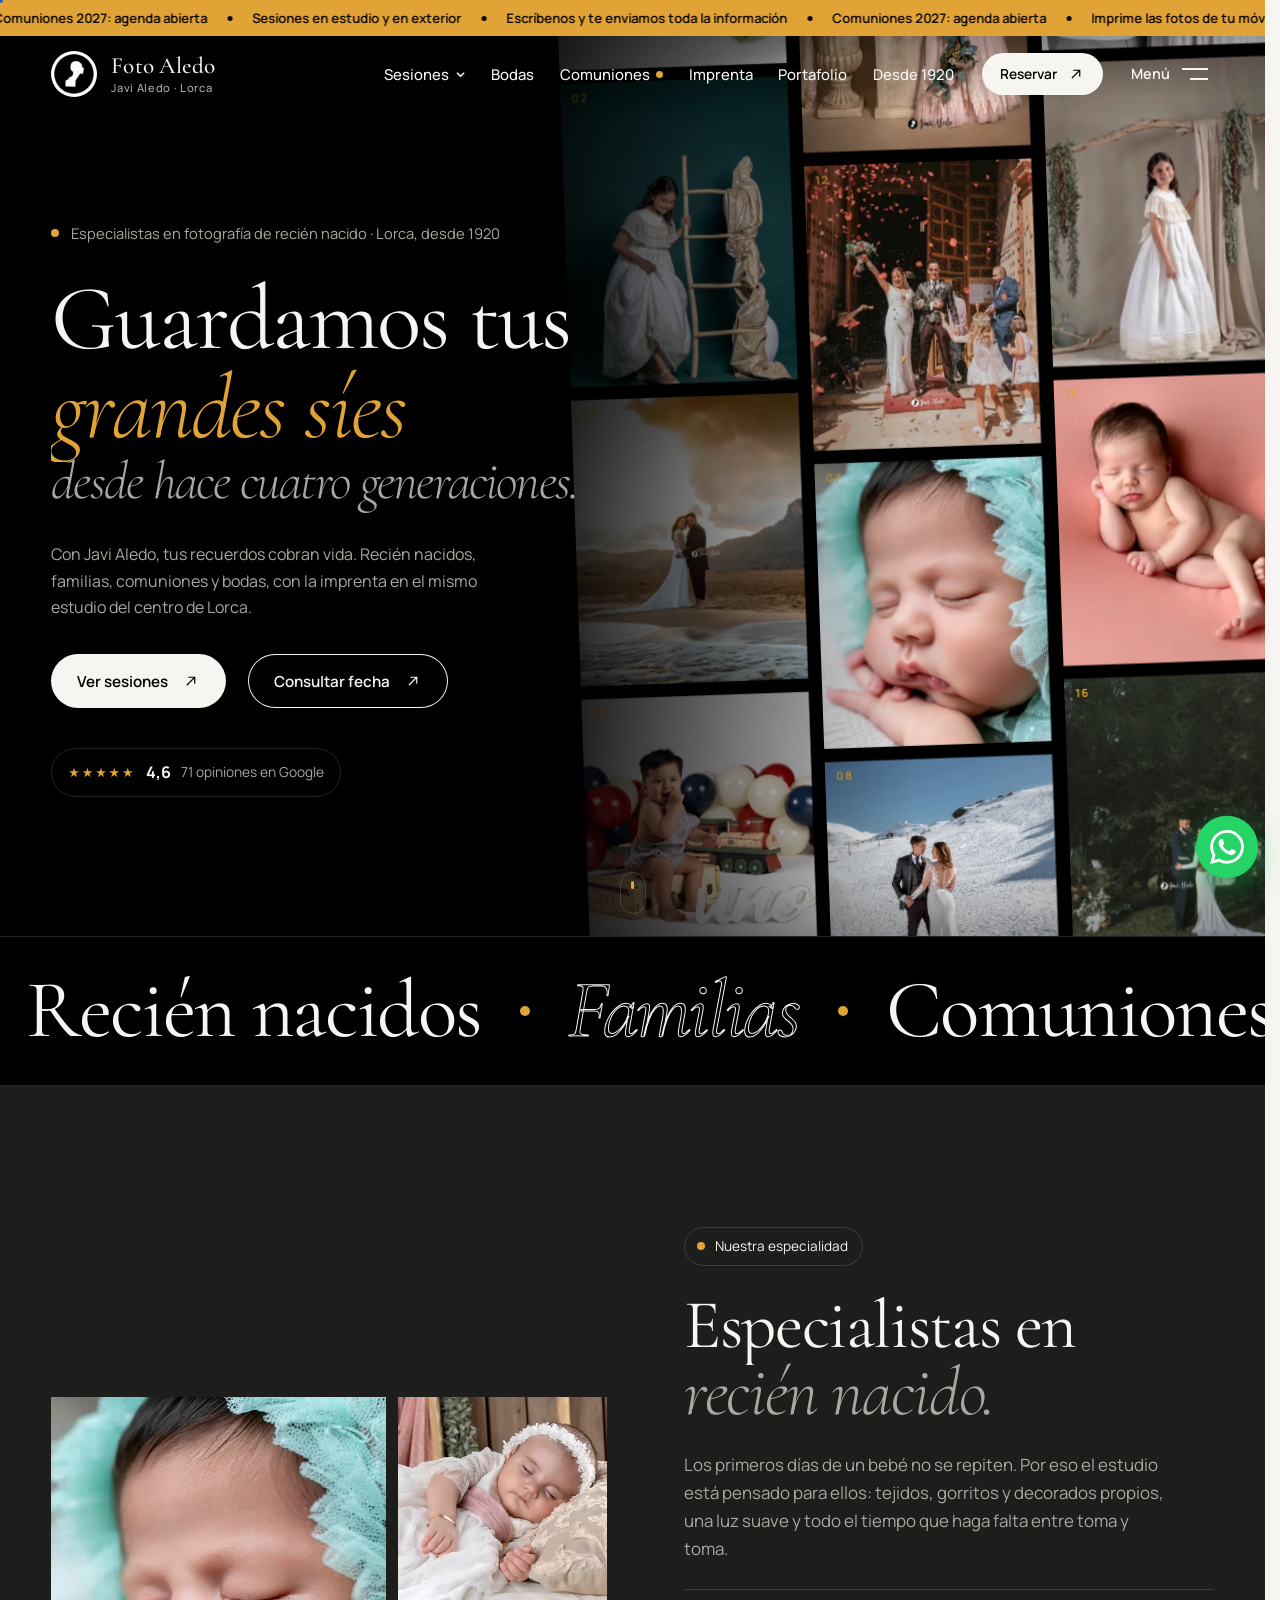
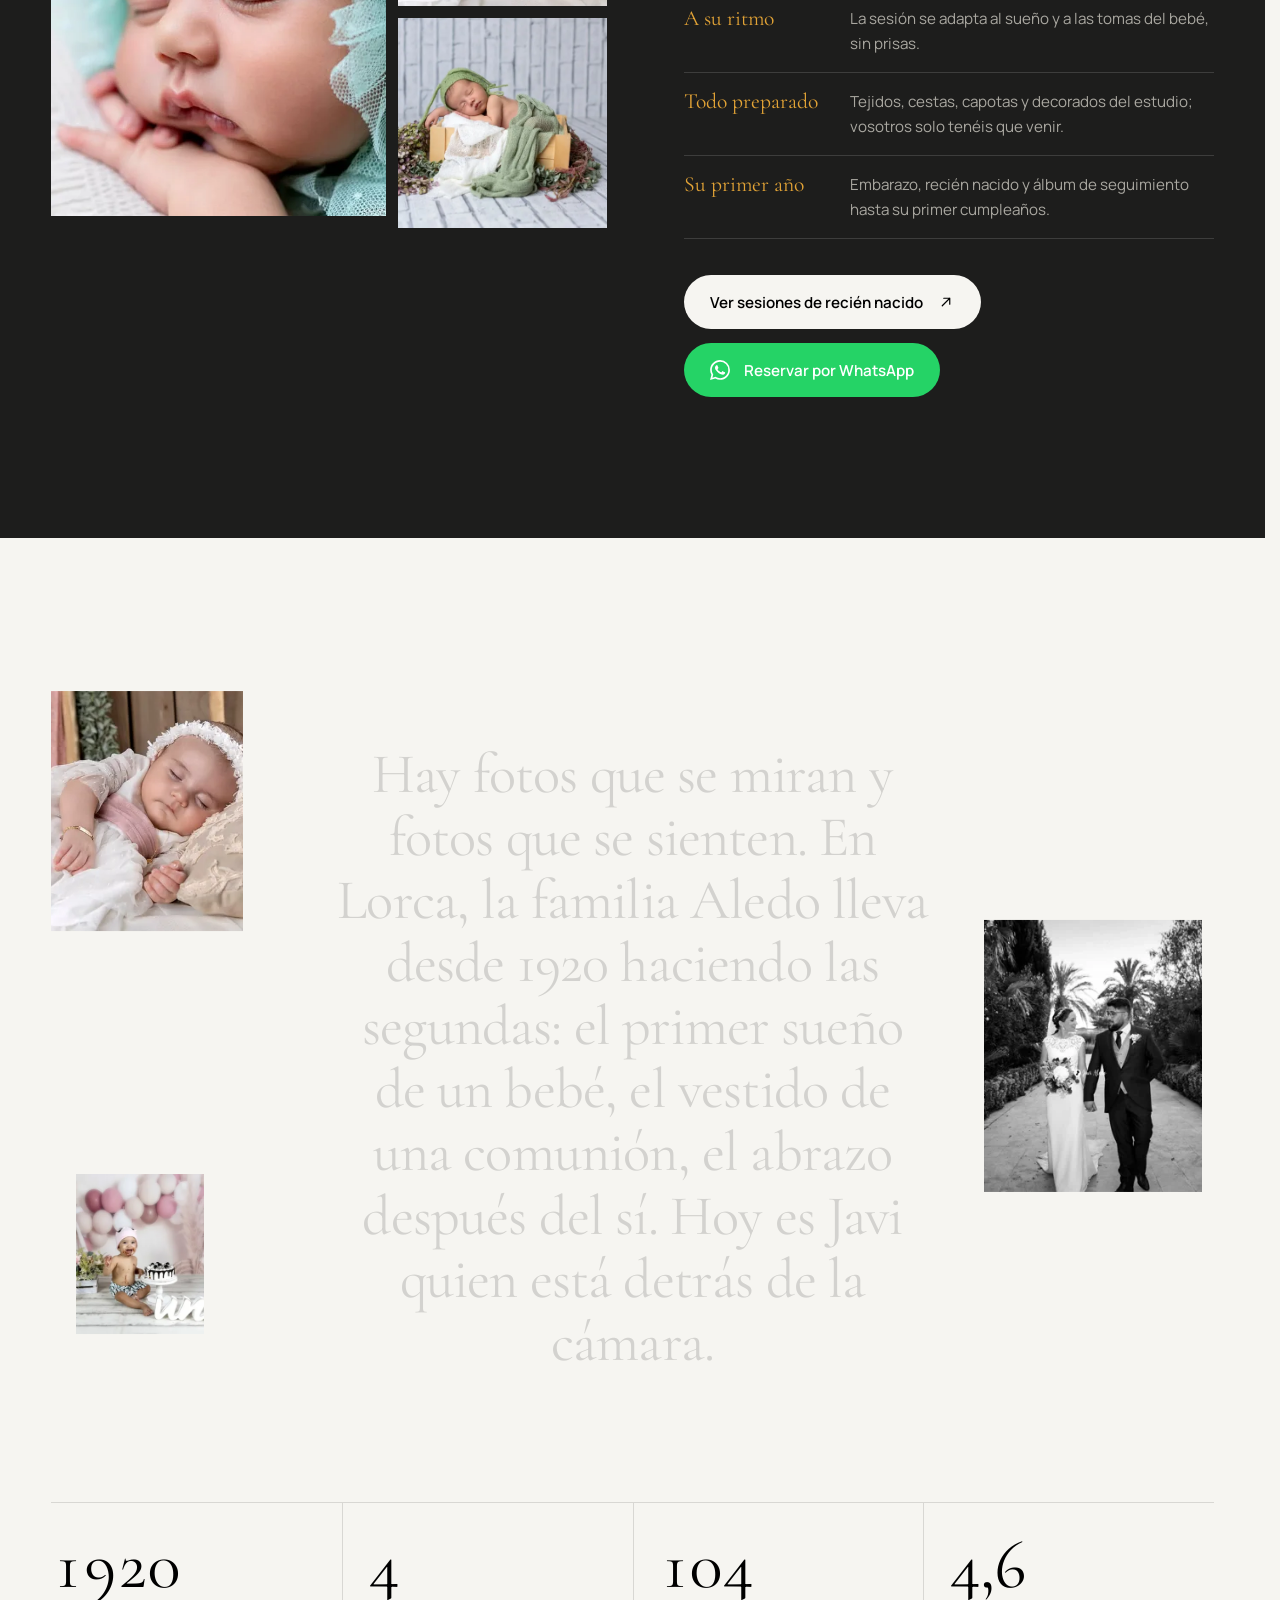
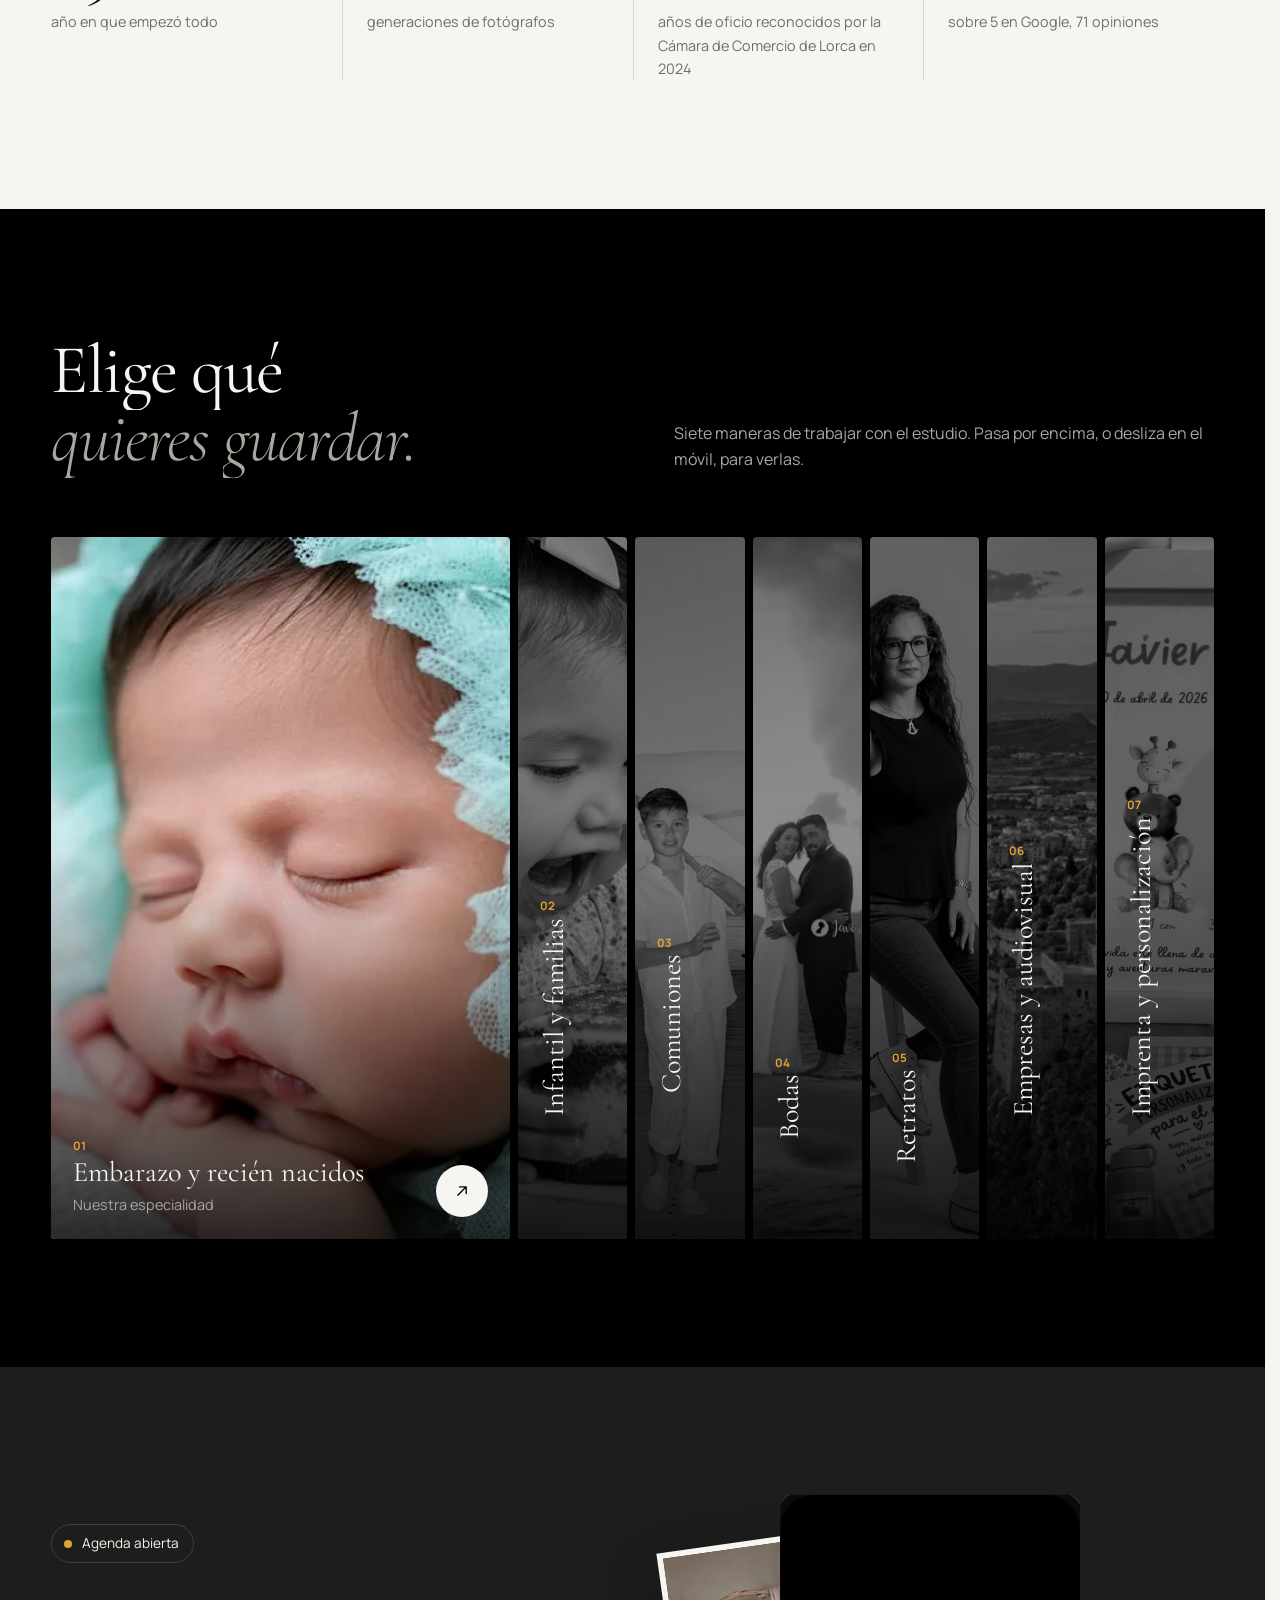
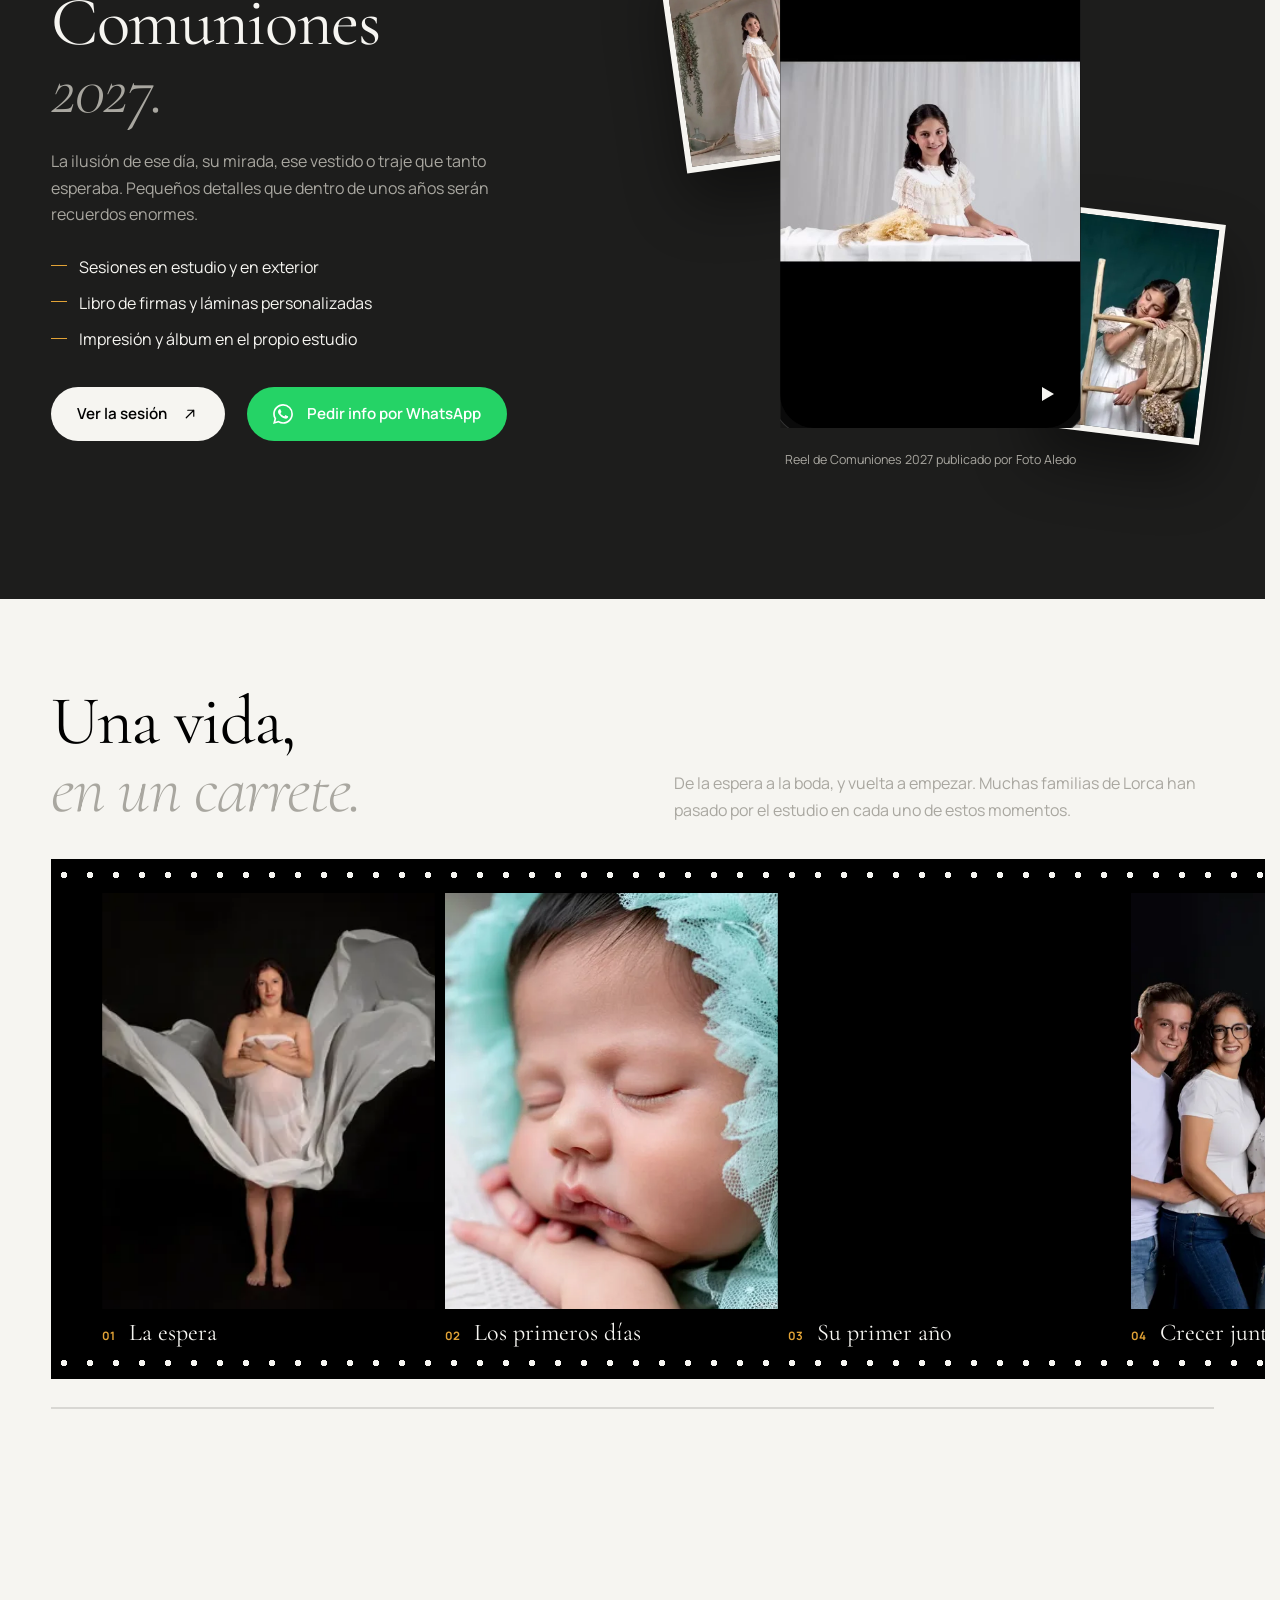
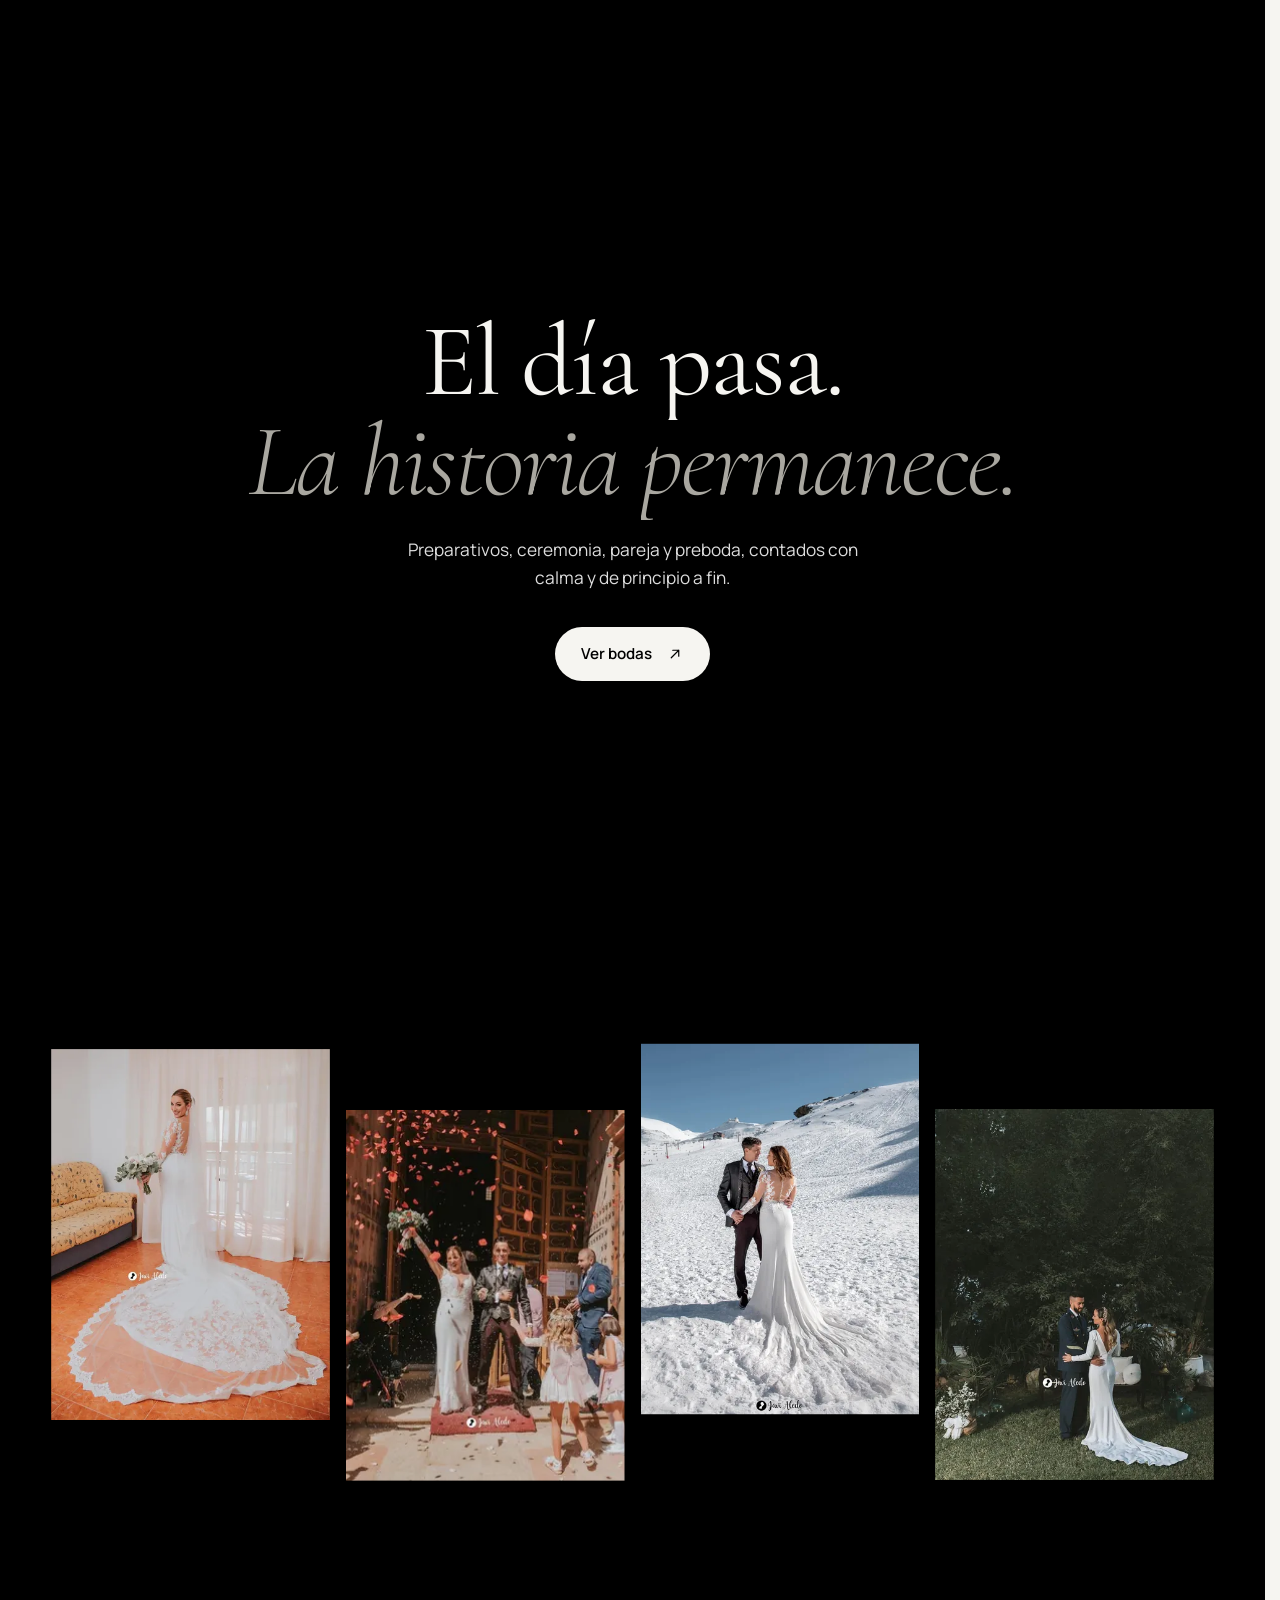
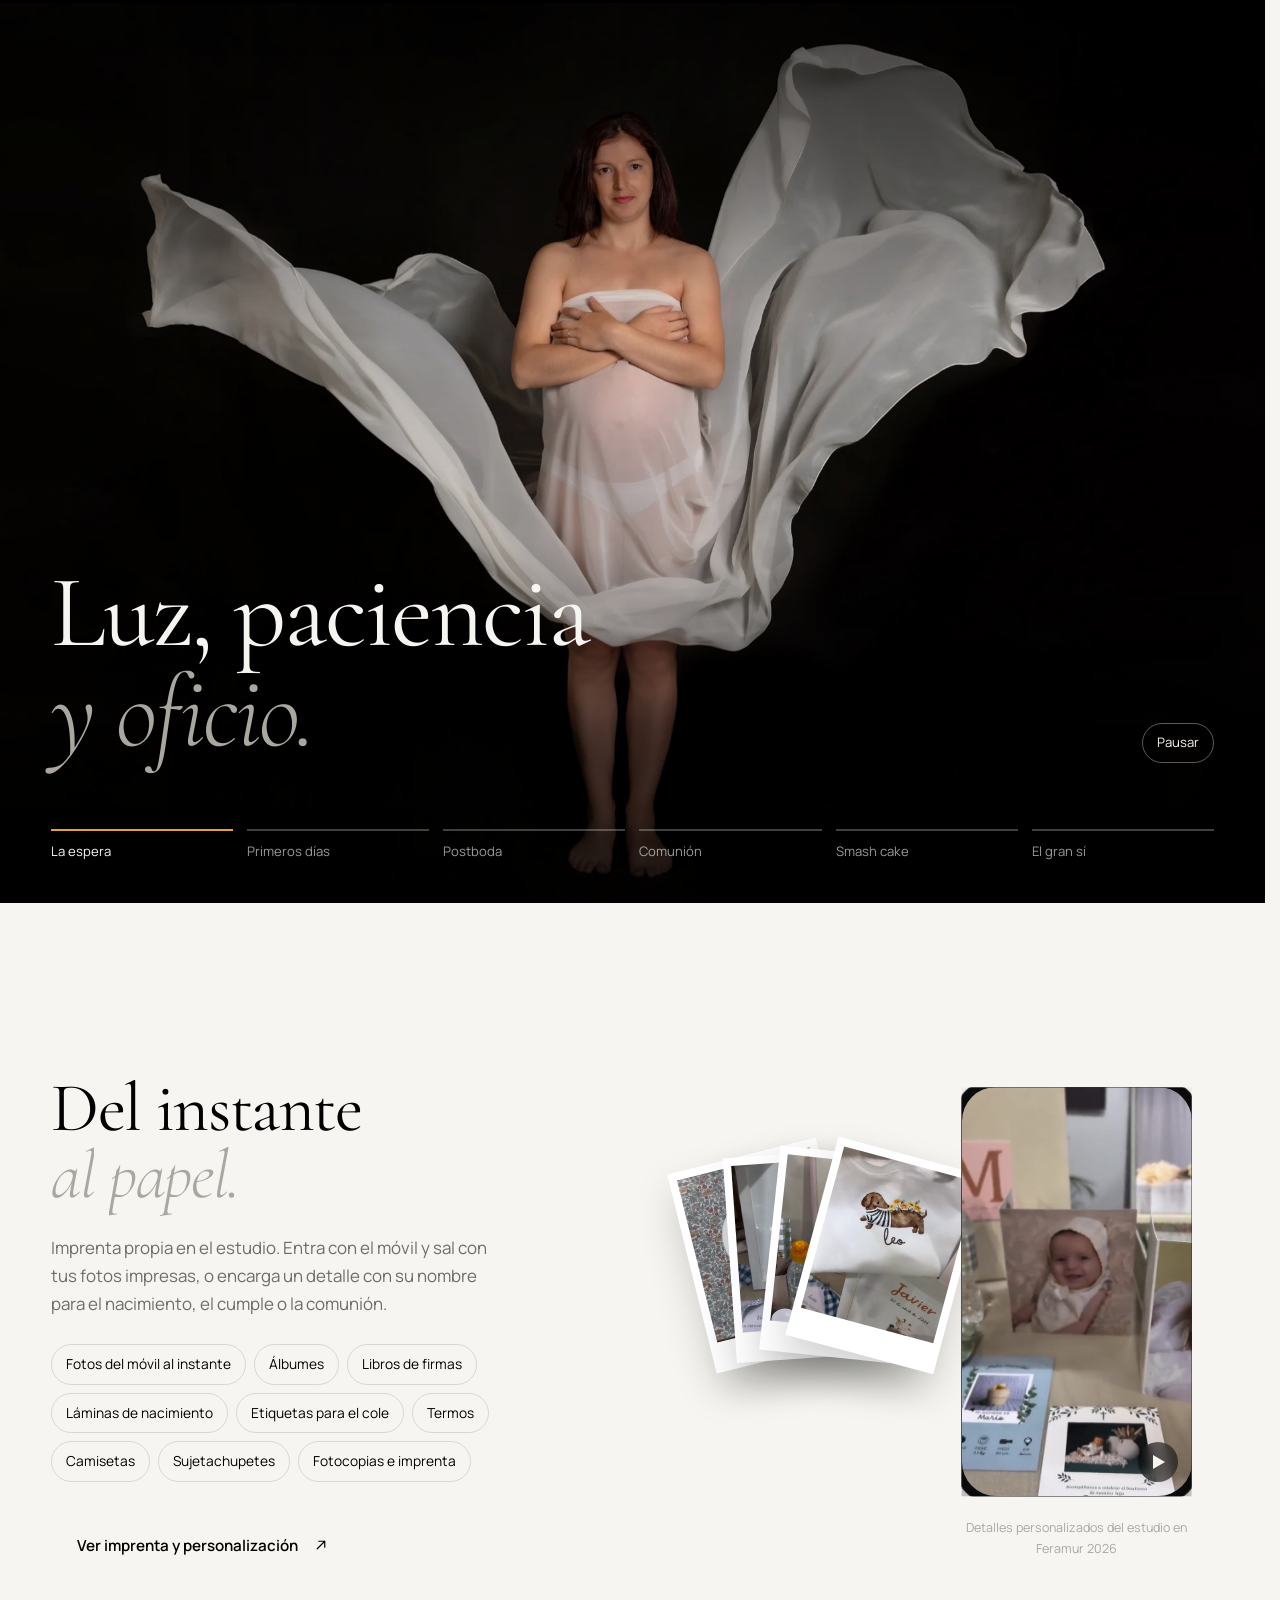
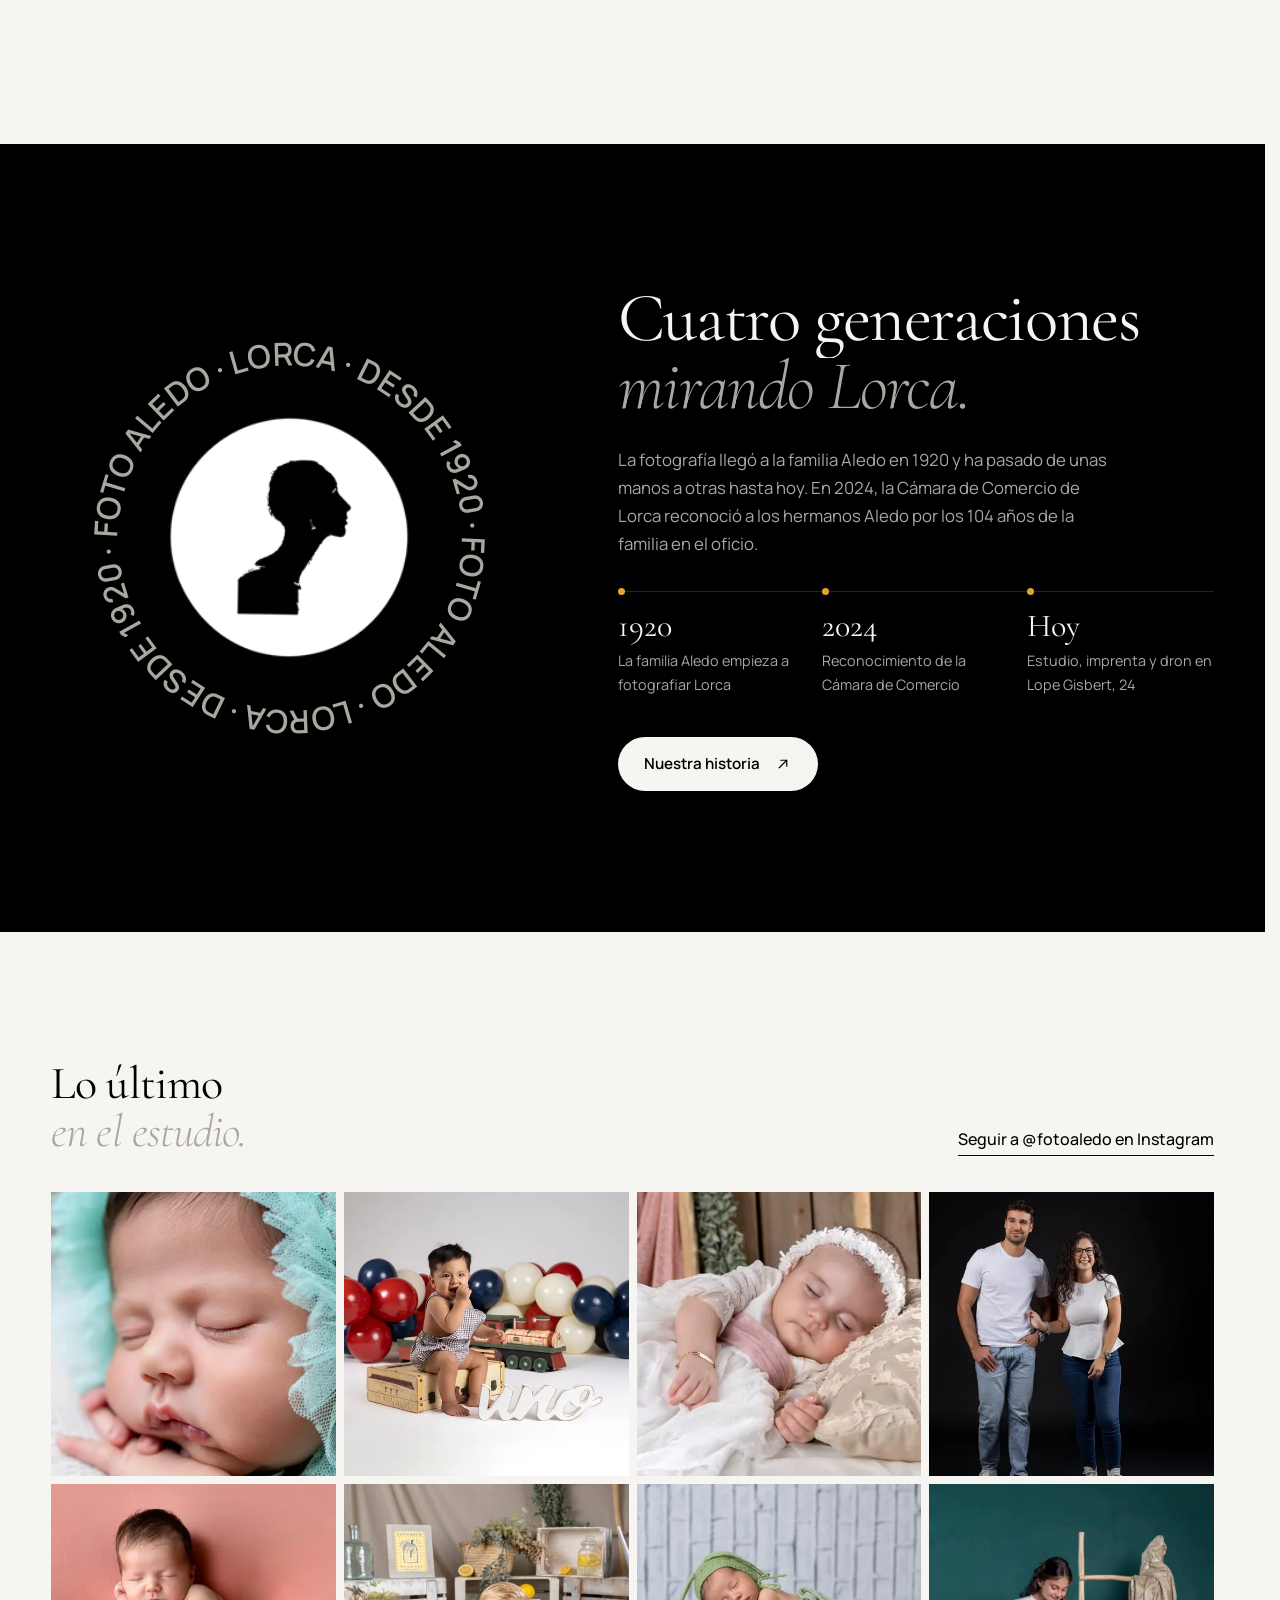
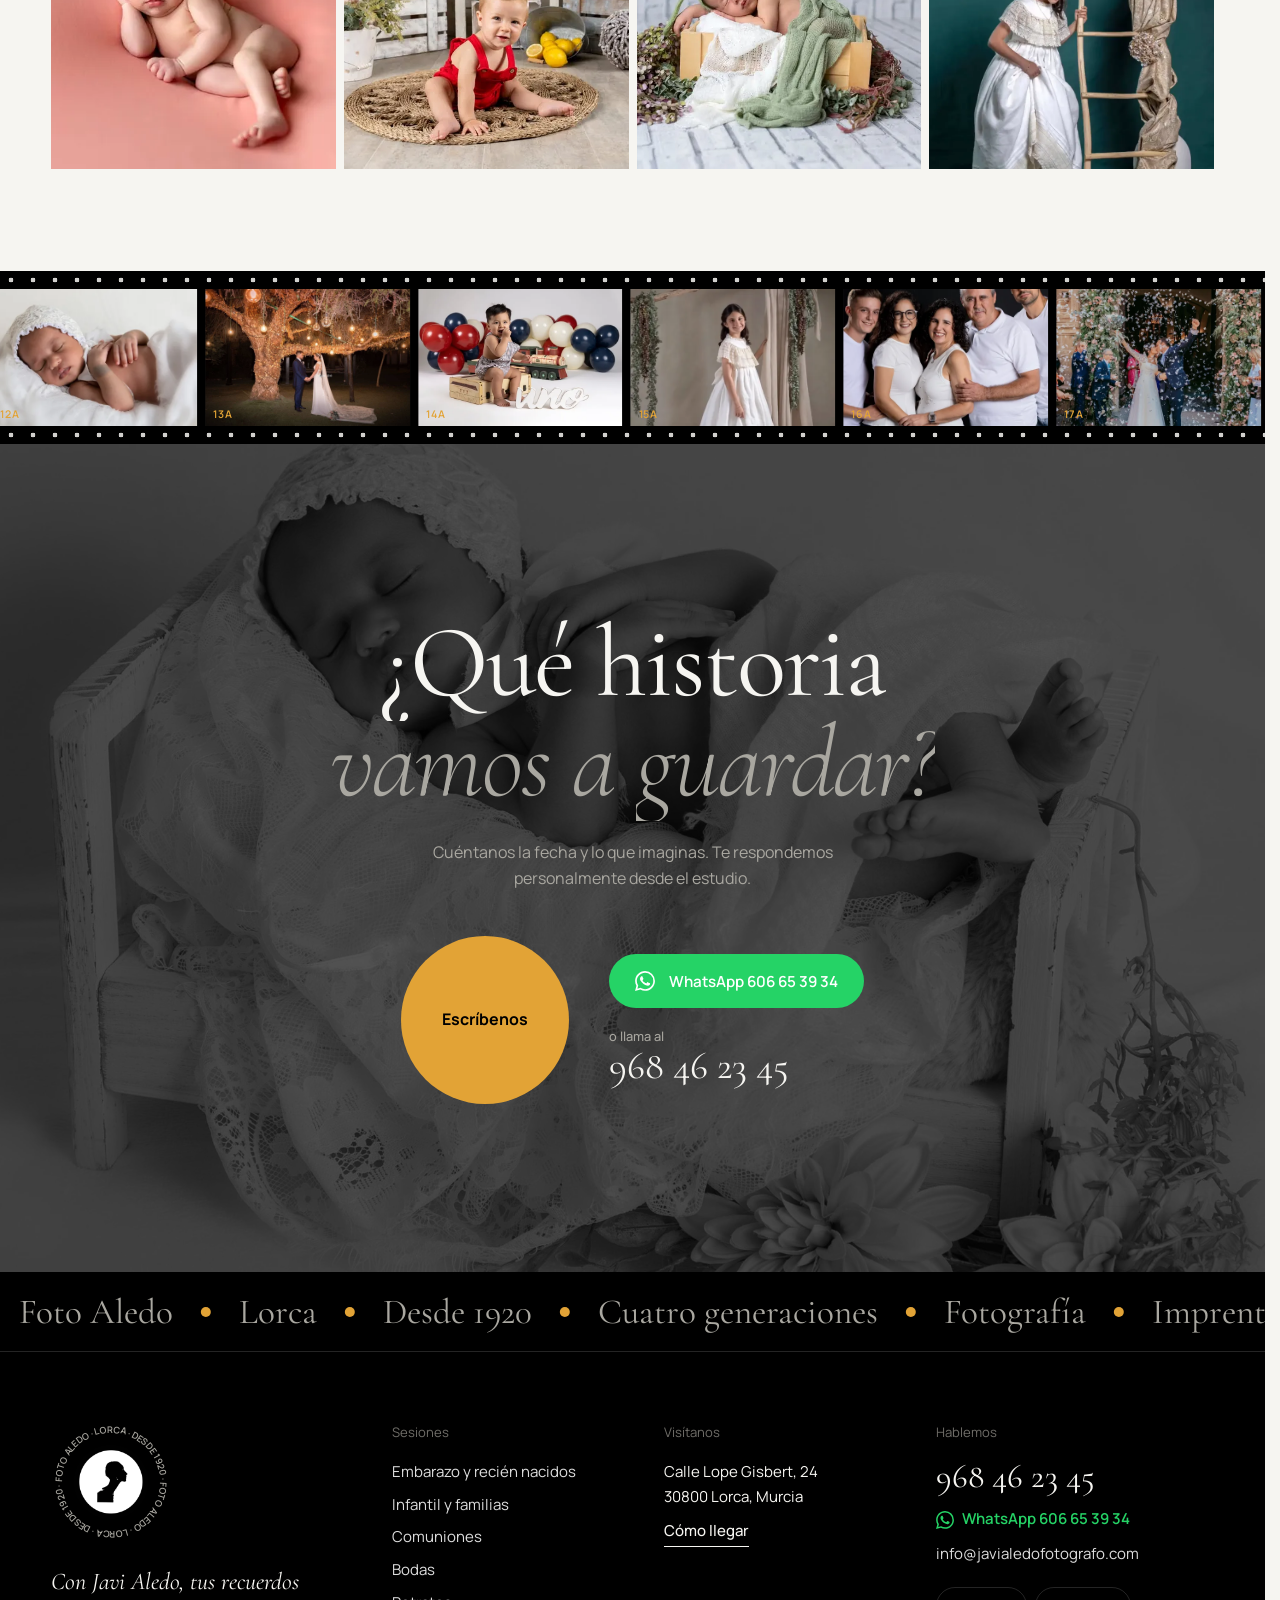
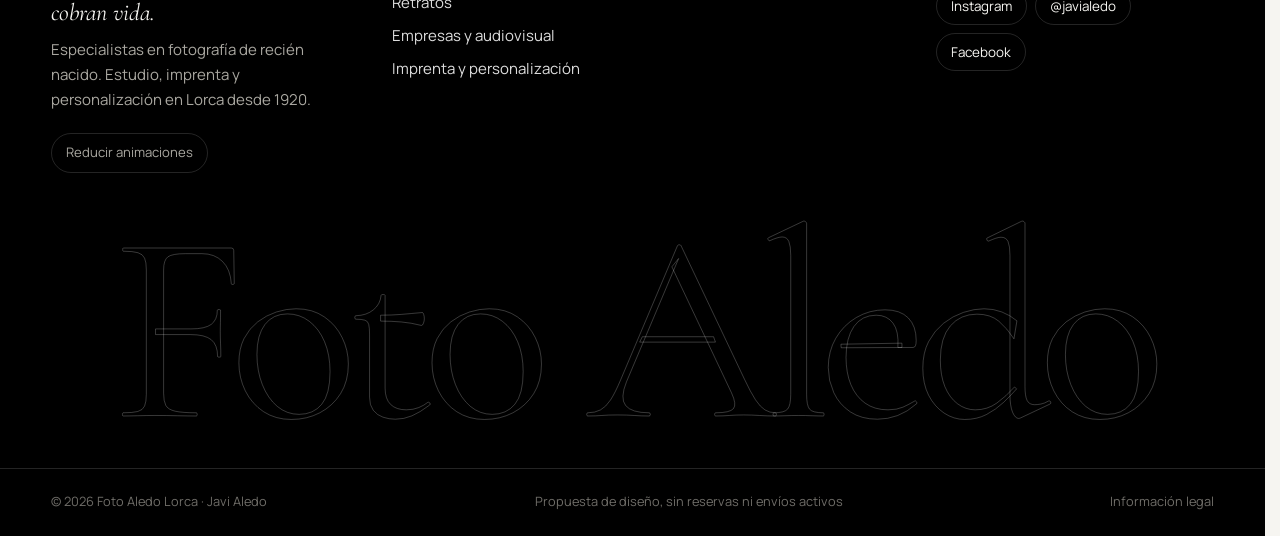
<file: index.html>
<!doctype html><html lang="es" class="no-js"><head><meta charset="utf-8"><meta name="viewport" content="width=device-width, initial-scale=1"><meta name="robots" content="noindex, nofollow, noarchive"><meta name="theme-color" content="#000000"><title>Fotógrafo de recién nacido en Lorca desde 1920 | Foto Aledo Lorca</title><meta name="description" content="Foto Aledo, especialistas en fotografía de recién nacido en Lorca desde 1920: newborn, embarazo, familias, comuniones, bodas, retratos, imprenta y personalización."><link rel="canonical" href="https://sefiro888.github.io/foto-aledo-lorca/"><meta property="og:site_name" content="Foto Aledo Lorca"><meta property="og:type" content="website"><meta property="og:locale" content="es_ES"><meta property="og:url" content="https://sefiro888.github.io/foto-aledo-lorca/"><meta property="og:title" content="Foto Aledo · Fotógrafo de recién nacido en Lorca desde 1920"><meta property="og:description" content="Especialistas en fotografía de recién nacido en Lorca desde 1920. Comuniones, bodas, familias, imprenta y personalización. WhatsApp 606 65 39 34."><meta property="og:image" content="https://sefiro888.github.io/foto-aledo-lorca/assets/share/index.jpg?v=3.0"><meta property="og:image:secure_url" content="https://sefiro888.github.io/foto-aledo-lorca/assets/share/index.jpg?v=3.0"><meta property="og:image:type" content="image/jpeg"><meta property="og:image:width" content="1200"><meta property="og:image:height" content="630"><meta property="og:image:alt" content="Foto Aledo, Lorca: Tus recuerdos cobran vida. Especialistas en recién nacido."><meta name="twitter:card" content="summary_large_image"><meta name="twitter:title" content="Foto Aledo · Fotógrafo de recién nacido en Lorca desde 1920"><meta name="twitter:description" content="Especialistas en fotografía de recién nacido en Lorca desde 1920. Comuniones, bodas, familias, imprenta y personalización. WhatsApp 606 65 39 34."><meta name="twitter:image" content="https://sefiro888.github.io/foto-aledo-lorca/assets/share/index.jpg?v=3.0"><link rel="icon" href="assets/logo.webp"><link rel="apple-touch-icon" href="assets/share/icon-180.png"><link rel="stylesheet" href="assets/fonts/editorial.css"><link rel="stylesheet" href="assets/fonts/sans.css"><link rel="stylesheet" href="styles.css?v=3.0"><script>(function(d){d.classList.replace("no-js","js");try{if(localStorage.getItem("fa-motion")==="reduce"){d.classList.add("reduce");return}if(matchMedia("(prefers-reduced-motion: reduce)").matches)return;if(sessionStorage.getItem("fa-shutter")==="1")d.classList.add("is-entering");if(!sessionStorage.getItem("fa-intro"))d.classList.add("intro");}catch(e){}})(document.documentElement)</script><script src="config.js" defer></script><script src="app.js?v=3.0" defer></script></head><body data-page="index" data-theme="dark"><div class="preloader" aria-hidden="true"><div class="pl-aperture"><img src="assets/logo.webp" alt="" width="120" height="120"></div><p class="pl-count"><span data-pl-year>1920</span></p><p class="pl-text">Foto Aledo · Lorca</p></div><a class="skip" href="#contenido">Saltar al contenido</a><div class="progress" aria-hidden="true"><span></span></div><a class="announce" href="comuniones.html"><div class="marquee announce-marquee" data-marquee data-speed="0.6" aria-hidden="true"><div class="marquee-track"><div class="marquee-set"><span>Comuniones 2027: agenda abierta</span><i aria-hidden="true"></i><span>Sesiones en estudio y en exterior</span><i aria-hidden="true"></i><span>Escríbenos y te enviamos toda la información</span><i aria-hidden="true"></i><span>Comuniones 2027: agenda abierta</span><i aria-hidden="true"></i><span>Imprime las fotos de tu móvil al instante</span><i aria-hidden="true"></i></div><div class="marquee-set"><span>Comuniones 2027: agenda abierta</span><i aria-hidden="true"></i><span>Sesiones en estudio y en exterior</span><i aria-hidden="true"></i><span>Escríbenos y te enviamos toda la información</span><i aria-hidden="true"></i><span>Comuniones 2027: agenda abierta</span><i aria-hidden="true"></i><span>Imprime las fotos de tu móvil al instante</span><i aria-hidden="true"></i></div></div></div><span class="sr-only">Comuniones 2027: agenda abierta. Ver información.</span></a><header class="header" data-header><div class="header-inner"><a class="brand" href="index.html" aria-label="Foto Aledo, inicio"><span class="logo-ring" aria-hidden="true"><svg viewBox="0 0 100 100"><defs><path id="ringh" d="M50,50 m-41,0 a41,41 0 1,1 82,0 a41,41 0 1,1 -82,0"/></defs><text><textPath href="#ringh" textLength="256" lengthAdjust="spacing">Foto Aledo · Lorca · desde 1920 · Foto Aledo · Lorca · desde 1920 ·</textPath></text></svg></span><img src="assets/logo.webp" alt="" width="46" height="46"><span class="brand-word">Foto Aledo<small>Javi Aledo · Lorca</small></span></a><nav class="nav" aria-label="Principal"><ul><li class="has-mega"><button type="button" class="nav-btn" aria-expanded="false" aria-controls="mega" data-mega-toggle>Sesiones<svg viewBox="0 0 12 12" aria-hidden="true"><path d="M2 4l4 4 4-4"/></svg></button><div class="mega" id="mega" data-mega><div class="mega-inner"><div class="mega-col"><p class="mega-label">Sesiones y servicios</p><ul class="mega-list"><li><a href="embarazo-recien-nacidos.html" data-preview="951"><span class="mega-name">Embarazo y newborn</span><span class="mega-short">Nuestra especialidad</span></a></li><li><a href="infantil-familias.html" data-preview="1056"><span class="mega-name">Infantil y familias</span><span class="mega-short">Smash cake, bautizos y familias</span></a></li><li><a href="comuniones.html" data-preview="960"><span class="mega-name">Comuniones 2027</span><span class="mega-short">Agenda 2027 abierta</span><span class="badge">2027</span></a></li><li><a href="bodas.html" data-preview="1003"><span class="mega-name">Bodas y preboda</span><span class="mega-short">Preboda, boda y postboda</span></a></li><li><a href="retratos.html" data-preview="602"><span class="mega-name">Retratos</span><span class="mega-short">Estudio y exterior</span></a></li><li><a href="empresas-audiovisual.html" data-preview="996"><span class="mega-name">Empresas, vídeo y dron</span><span class="mega-short">Eventos, producto, vídeo y dron</span></a></li><li><a href="impresion-personalizacion.html" data-preview="978"><span class="mega-name">Imprenta y personalización</span><span class="mega-short">Del móvil al papel, y con su nombre</span></a></li></ul></div><div class="mega-preview" aria-hidden="true"><span class="mega-img" data-for="951"><img src="assets/951.webp" alt="" width="476" height="597" loading="lazy" decoding="async"></span><span class="mega-img" data-for="1056"><img src="assets/1056.webp" srcset="assets/1056-480.webp 480w, assets/1056-960.webp 960w, assets/1056.webp 2000w" sizes="420px" alt="" width="2000" height="2000" loading="lazy" decoding="async"></span><span class="mega-img" data-for="960"><img src="assets/960.webp" srcset="assets/960-480.webp 480w, assets/960.webp 720w" sizes="420px" alt="" width="720" height="1280" loading="lazy" decoding="async"></span><span class="mega-img" data-for="1003"><img src="assets/1003.webp" srcset="assets/1003-480.webp 480w, assets/1003-960.webp 960w, assets/1003.webp 1440w" sizes="420px" alt="" width="1440" height="1040" loading="lazy" decoding="async"></span><span class="mega-img" data-for="602"><img src="assets/602.webp" srcset="assets/602-480.webp 480w, assets/602-960.webp 960w, assets/602.webp 1441w" sizes="420px" alt="" width="1441" height="1920" loading="lazy" decoding="async"></span><span class="mega-img" data-for="996"><img src="assets/996.webp" srcset="assets/996-480.webp 480w, assets/996-960.webp 960w, assets/996.webp 2400w" sizes="420px" alt="" width="2400" height="1350" loading="lazy" decoding="async"></span><span class="mega-img" data-for="978"><img src="assets/978.webp" srcset="assets/978-480.webp 480w, assets/978.webp 720w" sizes="420px" alt="" width="720" height="1280" loading="lazy" decoding="async"></span><span class="mega-caption">Elige una sesión</span></div><div class="mega-aside"><p class="mega-label">¿No sabes cuál?</p><p>Cuéntanos qué quieres guardar y te orientamos.</p><a class="mega-phone" href="tel:+34968462345" data-phone>968 46 23 45</a><a class="btn btn-wa btn-small" href="https://wa.me/34606653934?text=Hola%20Javi%2C%20he%20visto%20la%20web%20de%20Foto%20Aledo%20y%20me%20gustar%C3%ADa%20pedir%20informaci%C3%B3n." target="_blank" rel="noopener" data-wa="index"><svg class="wa-ico" viewBox="0 0 24 24" aria-hidden="true"><path fill="currentColor" d="M17.472 14.382c-.297-.149-1.758-.867-2.03-.967-.273-.099-.471-.148-.67.15-.197.297-.767.966-.94 1.164-.173.199-.347.223-.644.075-.297-.15-1.255-.463-2.39-1.475-.883-.788-1.48-1.761-1.653-2.059-.173-.297-.018-.458.13-.606.134-.133.298-.347.446-.52.149-.174.198-.298.298-.497.099-.198.05-.371-.025-.52-.075-.149-.669-1.612-.916-2.207-.242-.579-.487-.5-.669-.51-.173-.008-.371-.01-.57-.01-.198 0-.52.074-.792.372-.272.297-1.04 1.016-1.04 2.479 0 1.462 1.065 2.875 1.213 3.074.149.198 2.096 3.2 5.077 4.487.709.306 1.262.489 1.694.625.712.227 1.36.195 1.871.118.571-.085 1.758-.719 2.006-1.413.248-.694.248-1.289.173-1.413-.074-.124-.272-.198-.57-.347m-5.421 7.403h-.004a9.87 9.87 0 0 1-5.031-1.378l-.361-.214-3.741.982.998-3.648-.235-.374a9.86 9.86 0 0 1-1.51-5.26c.001-5.45 4.436-9.884 9.888-9.884 2.64 0 5.122 1.03 6.988 2.898a9.825 9.825 0 0 1 2.893 6.994c-.003 5.45-4.437 9.884-9.885 9.884m8.413-18.297A11.815 11.815 0 0 0 12.05 0C5.495 0 .16 5.335.157 11.892c0 2.096.547 4.142 1.588 5.945L.057 24l6.305-1.654a11.882 11.882 0 0 0 5.683 1.448h.005c6.554 0 11.89-5.335 11.893-11.893a11.821 11.821 0 0 0-3.48-8.413Z"/></svg><span>WhatsApp 606 65 39 34</span></a><a class="link" href="contacto.html">Escribir al estudio</a><a class="mega-all" href="portfolio.html">Ver todo el portafolio <svg class="ico" viewBox="0 0 24 24" aria-hidden="true"><path d="M7 17 17 7M9 7h8v8"/></svg></a></div></div></div></li><li><a href="bodas.html">Bodas</a></li><li><a href="comuniones.html">Comuniones <span class="dot" aria-label="agenda 2027 abierta"></span></a></li><li><a href="impresion-personalizacion.html">Imprenta</a></li><li><a href="portfolio.html">Portafolio</a></li><li><a href="historia.html">Desde 1920</a></li></ul></nav><div class="header-actions"><a class="btn btn-small" href="contacto.html" data-magnetic><span>Reservar</span><svg class="ico" viewBox="0 0 24 24" aria-hidden="true"><path d="M7 17 17 7M9 7h8v8"/></svg></a><button type="button" class="burger" aria-expanded="false" aria-controls="overlay" data-menu-toggle><span class="burger-label">Menú</span><span class="burger-lines" aria-hidden="true"><i></i><i></i></span></button></div></div></header><div class="overlay" id="overlay" data-overlay hidden><div class="ov-grid"><nav class="ov-nav" aria-label="Menú completo"><ul><li style="--i:0"><a href="index.html" data-preview="220" aria-current="page"><span class="ov-num">01</span><span class="ov-text">Inicio</span></a></li><li style="--i:1"><a href="bodas.html" data-preview="500"><span class="ov-num">02</span><span class="ov-text">Bodas</span></a></li><li style="--i:2"><a href="comuniones.html" data-preview="960"><span class="ov-num">03</span><span class="ov-text">Comuniones 2027</span></a></li><li style="--i:3"><a href="embarazo-recien-nacidos.html" data-preview="951"><span class="ov-num">04</span><span class="ov-text">Embarazo y recién nacidos</span></a></li><li style="--i:4"><a href="infantil-familias.html" data-preview="954"><span class="ov-num">05</span><span class="ov-text">Infantil y familias</span></a></li><li style="--i:5"><a href="retratos.html" data-preview="602"><span class="ov-num">06</span><span class="ov-text">Retratos</span></a></li><li style="--i:6"><a href="impresion-personalizacion.html" data-preview="978"><span class="ov-num">07</span><span class="ov-text">Imprenta y personalización</span></a></li><li style="--i:7"><a href="empresas-audiovisual.html" data-preview="801"><span class="ov-num">08</span><span class="ov-text">Empresas, vídeo y dron</span></a></li><li style="--i:8"><a href="portfolio.html" data-preview="507"><span class="ov-num">09</span><span class="ov-text">Portafolio</span></a></li><li style="--i:9"><a href="historia.html" data-preview="701"><span class="ov-num">10</span><span class="ov-text">Desde 1920</span></a></li><li style="--i:10"><a href="contacto.html" data-preview="950"><span class="ov-num">11</span><span class="ov-text">Contacto</span></a></li></ul></nav><div class="ov-visual" aria-hidden="true"><span class="ov-img" data-for="220"><img src="assets/220.webp" srcset="assets/220-480.webp 480w, assets/220-960.webp 960w, assets/220.webp 1920w" sizes="40vw" alt="" width="1920" height="1920" loading="lazy" decoding="async"></span><span class="ov-img" data-for="500"><img src="assets/500.webp" srcset="assets/500-480.webp 480w, assets/500-960.webp 960w, assets/500.webp 1920w" sizes="40vw" alt="" width="1920" height="1280" loading="lazy" decoding="async"></span><span class="ov-img" data-for="960"><img src="assets/960.webp" srcset="assets/960-480.webp 480w, assets/960.webp 720w" sizes="40vw" alt="" width="720" height="1280" loading="lazy" decoding="async"></span><span class="ov-img" data-for="951"><img src="assets/951.webp" alt="" width="476" height="597" loading="lazy" decoding="async"></span><span class="ov-img" data-for="954"><img src="assets/954.webp" srcset="assets/954-480.webp 480w, assets/954.webp 640w" sizes="40vw" alt="" width="640" height="528" loading="lazy" decoding="async"></span><span class="ov-img" data-for="602"><img src="assets/602.webp" srcset="assets/602-480.webp 480w, assets/602-960.webp 960w, assets/602.webp 1441w" sizes="40vw" alt="" width="1441" height="1920" loading="lazy" decoding="async"></span><span class="ov-img" data-for="978"><img src="assets/978.webp" srcset="assets/978-480.webp 480w, assets/978.webp 720w" sizes="40vw" alt="" width="720" height="1280" loading="lazy" decoding="async"></span><span class="ov-img" data-for="801"><img src="assets/801.webp" alt="" width="1920" height="1280" loading="lazy" decoding="async"></span><span class="ov-img" data-for="507"><img src="assets/507.webp" srcset="assets/507-480.webp 480w, assets/507.webp 960w" sizes="40vw" alt="" width="960" height="640" loading="lazy" decoding="async"></span><span class="ov-img" data-for="701"><img src="assets/701.webp" srcset="assets/701-480.webp 480w, assets/701-960.webp 960w, assets/701.webp 1080w" sizes="40vw" alt="" width="1080" height="1920" loading="lazy" decoding="async"></span><span class="ov-img" data-for="950"><img src="assets/950.webp" alt="" width="480" height="640" loading="lazy" decoding="async"></span></div><div class="ov-foot"><div><p class="mega-label">Estudio</p><p>Calle Lope Gisbert, 24 · 30800 Lorca, Murcia</p><a class="link" href="https://www.google.com/maps/search/?api=1&query=Foto+Aledo+Calle+Lope+Gisbert+24+Lorca" target="_blank" rel="noopener">Cómo llegar</a></div><div><p class="mega-label">Llámanos o escríbenos</p><a class="ov-big" href="tel:+34968462345" data-phone>968 46 23 45</a><a class="btn btn-wa btn-small" href="https://wa.me/34606653934?text=Hola%20Javi%2C%20he%20visto%20la%20web%20de%20Foto%20Aledo%20y%20me%20gustar%C3%ADa%20pedir%20informaci%C3%B3n." target="_blank" rel="noopener" data-wa="index"><svg class="wa-ico" viewBox="0 0 24 24" aria-hidden="true"><path fill="currentColor" d="M17.472 14.382c-.297-.149-1.758-.867-2.03-.967-.273-.099-.471-.148-.67.15-.197.297-.767.966-.94 1.164-.173.199-.347.223-.644.075-.297-.15-1.255-.463-2.39-1.475-.883-.788-1.48-1.761-1.653-2.059-.173-.297-.018-.458.13-.606.134-.133.298-.347.446-.52.149-.174.198-.298.298-.497.099-.198.05-.371-.025-.52-.075-.149-.669-1.612-.916-2.207-.242-.579-.487-.5-.669-.51-.173-.008-.371-.01-.57-.01-.198 0-.52.074-.792.372-.272.297-1.04 1.016-1.04 2.479 0 1.462 1.065 2.875 1.213 3.074.149.198 2.096 3.2 5.077 4.487.709.306 1.262.489 1.694.625.712.227 1.36.195 1.871.118.571-.085 1.758-.719 2.006-1.413.248-.694.248-1.289.173-1.413-.074-.124-.272-.198-.57-.347m-5.421 7.403h-.004a9.87 9.87 0 0 1-5.031-1.378l-.361-.214-3.741.982.998-3.648-.235-.374a9.86 9.86 0 0 1-1.51-5.26c.001-5.45 4.436-9.884 9.888-9.884 2.64 0 5.122 1.03 6.988 2.898a9.825 9.825 0 0 1 2.893 6.994c-.003 5.45-4.437 9.884-9.885 9.884m8.413-18.297A11.815 11.815 0 0 0 12.05 0C5.495 0 .16 5.335.157 11.892c0 2.096.547 4.142 1.588 5.945L.057 24l6.305-1.654a11.882 11.882 0 0 0 5.683 1.448h.005c6.554 0 11.89-5.335 11.893-11.893a11.821 11.821 0 0 0-3.48-8.413Z"/></svg><span>WhatsApp 606 65 39 34</span></a></div><div><p class="mega-label">Síguenos</p><a class="link" href="https://www.instagram.com/fotoaledo/" target="_blank" rel="noopener">Instagram @fotoaledo</a><a class="link" href="https://www.facebook.com/FotoAledoLorca/" target="_blank" rel="noopener">Facebook</a></div></div></div></div><main id="contenido"><section class="hero" data-hero><div class="hero-columns" aria-hidden="true"><div class="hc-col" data-vmarquee data-speed="0.55"><div class="hc-track"><figure class="hc-frame"><img src="assets/220.webp" srcset="assets/220-480.webp 480w, assets/220-960.webp 960w, assets/220.webp 1920w" sizes="(max-width: 760px) 45vw, 20vw" alt="" width="1920" height="1920" fetchpriority="high" decoding="async"><figcaption>01</figcaption></figure><figure class="hc-frame"><img src="assets/960.webp" srcset="assets/960-480.webp 480w, assets/960.webp 720w" sizes="(max-width: 760px) 45vw, 20vw" alt="" width="720" height="1280" fetchpriority="high" decoding="async"><figcaption>02</figcaption></figure><figure class="hc-frame"><img src="assets/1003.webp" srcset="assets/1003-480.webp 480w, assets/1003-960.webp 960w, assets/1003.webp 1440w" sizes="(max-width: 760px) 45vw, 20vw" alt="" width="1440" height="1040" loading="lazy" decoding="async"><figcaption>03</figcaption></figure><figure class="hc-frame"><img src="assets/954.webp" srcset="assets/954-480.webp 480w, assets/954.webp 640w" sizes="(max-width: 760px) 45vw, 20vw" alt="" width="640" height="528" loading="lazy" decoding="async"><figcaption>04</figcaption></figure><figure class="hc-frame"><img src="assets/211.webp" srcset="assets/211-480.webp 480w, assets/211-960.webp 960w, assets/211.webp 1920w" sizes="(max-width: 760px) 45vw, 20vw" alt="" width="1920" height="1440" loading="lazy" decoding="async"><figcaption>05</figcaption></figure><figure class="hc-frame"><img src="assets/1022.webp" srcset="assets/1022-480.webp 480w, assets/1022-960.webp 960w, assets/1022.webp 1440w" sizes="(max-width: 760px) 45vw, 20vw" alt="" width="1440" height="1440" loading="lazy" decoding="async"><figcaption>06</figcaption></figure><figure class="hc-frame"><img src="assets/220.webp" srcset="assets/220-480.webp 480w, assets/220-960.webp 960w, assets/220.webp 1920w" sizes="(max-width: 760px) 45vw, 20vw" alt="" width="1920" height="1920" fetchpriority="high" decoding="async"><figcaption>01</figcaption></figure><figure class="hc-frame"><img src="assets/960.webp" srcset="assets/960-480.webp 480w, assets/960.webp 720w" sizes="(max-width: 760px) 45vw, 20vw" alt="" width="720" height="1280" fetchpriority="high" decoding="async"><figcaption>02</figcaption></figure><figure class="hc-frame"><img src="assets/1003.webp" srcset="assets/1003-480.webp 480w, assets/1003-960.webp 960w, assets/1003.webp 1440w" sizes="(max-width: 760px) 45vw, 20vw" alt="" width="1440" height="1040" loading="lazy" decoding="async"><figcaption>03</figcaption></figure><figure class="hc-frame"><img src="assets/954.webp" srcset="assets/954-480.webp 480w, assets/954.webp 640w" sizes="(max-width: 760px) 45vw, 20vw" alt="" width="640" height="528" loading="lazy" decoding="async"><figcaption>04</figcaption></figure><figure class="hc-frame"><img src="assets/211.webp" srcset="assets/211-480.webp 480w, assets/211-960.webp 960w, assets/211.webp 1920w" sizes="(max-width: 760px) 45vw, 20vw" alt="" width="1920" height="1440" loading="lazy" decoding="async"><figcaption>05</figcaption></figure><figure class="hc-frame"><img src="assets/1022.webp" srcset="assets/1022-480.webp 480w, assets/1022-960.webp 960w, assets/1022.webp 1440w" sizes="(max-width: 760px) 45vw, 20vw" alt="" width="1440" height="1440" loading="lazy" decoding="async"><figcaption>06</figcaption></figure></div></div><div class="hc-col" data-vmarquee data-speed="-0.45"><div class="hc-track"><figure class="hc-frame"><img src="assets/951.webp" alt="" width="476" height="597" loading="lazy" decoding="async"><figcaption>07</figcaption></figure><figure class="hc-frame"><img src="assets/1013.webp" srcset="assets/1013-480.webp 480w, assets/1013-960.webp 960w, assets/1013.webp 1440w" sizes="(max-width: 760px) 45vw, 20vw" alt="" width="1440" height="1799" loading="lazy" decoding="async"><figcaption>08</figcaption></figure><figure class="hc-frame"><img src="assets/602.webp" srcset="assets/602-480.webp 480w, assets/602-960.webp 960w, assets/602.webp 1441w" sizes="(max-width: 760px) 45vw, 20vw" alt="" width="1441" height="1920" loading="lazy" decoding="async"><figcaption>09</figcaption></figure><figure class="hc-frame"><img src="assets/956.webp" srcset="assets/956-480.webp 480w, assets/956.webp 640w" sizes="(max-width: 760px) 45vw, 20vw" alt="" width="640" height="600" loading="lazy" decoding="async"><figcaption>10</figcaption></figure><figure class="hc-frame"><img src="assets/1027.webp" srcset="assets/1027-480.webp 480w, assets/1027-960.webp 960w, assets/1027.webp 1440w" sizes="(max-width: 760px) 45vw, 20vw" alt="" width="1440" height="1260" loading="lazy" decoding="async"><figcaption>11</figcaption></figure><figure class="hc-frame"><img src="assets/1008.webp" srcset="assets/1008-480.webp 480w, assets/1008-960.webp 960w, assets/1008.webp 1440w" sizes="(max-width: 760px) 45vw, 20vw" alt="" width="1440" height="1107" loading="lazy" decoding="async"><figcaption>12</figcaption></figure><figure class="hc-frame"><img src="assets/951.webp" alt="" width="476" height="597" loading="lazy" decoding="async"><figcaption>07</figcaption></figure><figure class="hc-frame"><img src="assets/1013.webp" srcset="assets/1013-480.webp 480w, assets/1013-960.webp 960w, assets/1013.webp 1440w" sizes="(max-width: 760px) 45vw, 20vw" alt="" width="1440" height="1799" loading="lazy" decoding="async"><figcaption>08</figcaption></figure><figure class="hc-frame"><img src="assets/602.webp" srcset="assets/602-480.webp 480w, assets/602-960.webp 960w, assets/602.webp 1441w" sizes="(max-width: 760px) 45vw, 20vw" alt="" width="1441" height="1920" loading="lazy" decoding="async"><figcaption>09</figcaption></figure><figure class="hc-frame"><img src="assets/956.webp" srcset="assets/956-480.webp 480w, assets/956.webp 640w" sizes="(max-width: 760px) 45vw, 20vw" alt="" width="640" height="600" loading="lazy" decoding="async"><figcaption>10</figcaption></figure><figure class="hc-frame"><img src="assets/1027.webp" srcset="assets/1027-480.webp 480w, assets/1027-960.webp 960w, assets/1027.webp 1440w" sizes="(max-width: 760px) 45vw, 20vw" alt="" width="1440" height="1260" loading="lazy" decoding="async"><figcaption>11</figcaption></figure><figure class="hc-frame"><img src="assets/1008.webp" srcset="assets/1008-480.webp 480w, assets/1008-960.webp 960w, assets/1008.webp 1440w" sizes="(max-width: 760px) 45vw, 20vw" alt="" width="1440" height="1107" loading="lazy" decoding="async"><figcaption>12</figcaption></figure></div></div><div class="hc-col" data-vmarquee data-speed="0.65"><div class="hc-track"><figure class="hc-frame"><img src="assets/229.webp" srcset="assets/229-480.webp 480w, assets/229-960.webp 960w, assets/229.webp 1920w" sizes="(max-width: 760px) 45vw, 20vw" alt="" width="1920" height="1920" loading="lazy" decoding="async"><figcaption>13</figcaption></figure><figure class="hc-frame"><img src="assets/961.webp" srcset="assets/961-480.webp 480w, assets/961.webp 720w" sizes="(max-width: 760px) 45vw, 20vw" alt="" width="720" height="1280" loading="lazy" decoding="async"><figcaption>14</figcaption></figure><figure class="hc-frame"><img src="assets/955.webp" srcset="assets/955-480.webp 480w, assets/955.webp 640w" sizes="(max-width: 760px) 45vw, 20vw" alt="" width="640" height="511" loading="lazy" decoding="async"><figcaption>15</figcaption></figure><figure class="hc-frame"><img src="assets/1011.webp" srcset="assets/1011-480.webp 480w, assets/1011-960.webp 960w, assets/1011.webp 1440w" sizes="(max-width: 760px) 45vw, 20vw" alt="" width="1440" height="1800" loading="lazy" decoding="async"><figcaption>16</figcaption></figure><figure class="hc-frame"><img src="assets/950.webp" alt="" width="480" height="640" loading="lazy" decoding="async"><figcaption>17</figcaption></figure><figure class="hc-frame"><img src="assets/978.webp" srcset="assets/978-480.webp 480w, assets/978.webp 720w" sizes="(max-width: 760px) 45vw, 20vw" alt="" width="720" height="1280" loading="lazy" decoding="async"><figcaption>18</figcaption></figure><figure class="hc-frame"><img src="assets/229.webp" srcset="assets/229-480.webp 480w, assets/229-960.webp 960w, assets/229.webp 1920w" sizes="(max-width: 760px) 45vw, 20vw" alt="" width="1920" height="1920" loading="lazy" decoding="async"><figcaption>13</figcaption></figure><figure class="hc-frame"><img src="assets/961.webp" srcset="assets/961-480.webp 480w, assets/961.webp 720w" sizes="(max-width: 760px) 45vw, 20vw" alt="" width="720" height="1280" loading="lazy" decoding="async"><figcaption>14</figcaption></figure><figure class="hc-frame"><img src="assets/955.webp" srcset="assets/955-480.webp 480w, assets/955.webp 640w" sizes="(max-width: 760px) 45vw, 20vw" alt="" width="640" height="511" loading="lazy" decoding="async"><figcaption>15</figcaption></figure><figure class="hc-frame"><img src="assets/1011.webp" srcset="assets/1011-480.webp 480w, assets/1011-960.webp 960w, assets/1011.webp 1440w" sizes="(max-width: 760px) 45vw, 20vw" alt="" width="1440" height="1800" loading="lazy" decoding="async"><figcaption>16</figcaption></figure><figure class="hc-frame"><img src="assets/950.webp" alt="" width="480" height="640" loading="lazy" decoding="async"><figcaption>17</figcaption></figure><figure class="hc-frame"><img src="assets/978.webp" srcset="assets/978-480.webp 480w, assets/978.webp 720w" sizes="(max-width: 760px) 45vw, 20vw" alt="" width="720" height="1280" loading="lazy" decoding="async"><figcaption>18</figcaption></figure></div></div></div><div class="hero-copy"><p class="hero-kicker"><span class="rec" aria-hidden="true"></span>Especialistas en fotografía de recién nacido · Lorca, desde 1920</p><h1 class="hero-title"><span class="line"><span>Guardamos tus</span></span><span class="line line-rot"><span><span class="rotator" data-rotator aria-live="off"><span class="rot-word">primeros días</span><span class="rot-word">grandes síes</span><span class="rot-word">comuniones</span><span class="rot-word">familias</span><span class="rot-word">cumpleaños</span><span class="rot-word">retratos</span></span></span></span><span class="line"><span class="it">desde hace cuatro generaciones.</span></span></h1><p class="hero-lead">Con Javi Aledo, tus recuerdos cobran vida. Recién nacidos, familias, comuniones y bodas, con la imprenta en el mismo estudio del centro de Lorca.</p><div class="hero-actions"><a class="btn" href="#sesiones" data-magnetic><span>Ver sesiones</span><svg class="ico" viewBox="0 0 24 24" aria-hidden="true"><path d="M7 17 17 7M9 7h8v8"/></svg></a><a class="btn btn-ghost" href="contacto.html" data-magnetic><span>Consultar fecha</span><svg class="ico" viewBox="0 0 24 24" aria-hidden="true"><path d="M7 17 17 7M9 7h8v8"/></svg></a></div><a class="hero-rating" href="https://share.google/WEuA4GiwAOQ4EAxQy" target="_blank" rel="noopener"><span class="stars" aria-hidden="true">★★★★★</span><b>4,6</b><span>71 opiniones en Google</span></a></div><a class="hero-scroll" href="#manifiesto" aria-label="Seguir bajando"><span></span></a></section><div class="marquee big-marquee" data-marquee data-speed="1.1" aria-hidden="true"><div class="marquee-track"><div class="marquee-set"><span>Recién nacidos</span><i aria-hidden="true"></i><span>Familias</span><i aria-hidden="true"></i><span>Comuniones 2027</span><i aria-hidden="true"></i><span>Bodas</span><i aria-hidden="true"></i><span>Retratos</span><i aria-hidden="true"></i><span>Imprenta</span><i aria-hidden="true"></i><span>Dron</span><i aria-hidden="true"></i></div><div class="marquee-set"><span>Recién nacidos</span><i aria-hidden="true"></i><span>Familias</span><i aria-hidden="true"></i><span>Comuniones 2027</span><i aria-hidden="true"></i><span>Bodas</span><i aria-hidden="true"></i><span>Retratos</span><i aria-hidden="true"></i><span>Imprenta</span><i aria-hidden="true"></i><span>Dron</span><i aria-hidden="true"></i></div></div></div><section class="specialty" data-theme="dark"><div class="wrap spec-grid"><div class="spec-media"><div class="spec-main"><button type="button" class="shot " data-full="assets/951.webp" data-caption="Recién nacido en el estudio Foto Aledo" aria-label="Ampliar fotografía: Recién nacido en el estudio Foto Aledo"><span class="shot-frame"><img src="assets/951.webp" alt="Recién nacido dormido con capota de tul turquesa" width="476" height="597" loading="lazy" decoding="async"></span></button></div><div class="spec-side"><button type="button" class="shot " data-full="assets/952.webp" data-caption="Recién nacida dormida con diadema de flores" aria-label="Ampliar fotografía: Recién nacida dormida con diadema de flores"><span class="shot-frame"><img src="assets/952.webp" srcset="assets/952-480.webp 480w, assets/952.webp 640w" sizes="22vw" alt="Recién nacida dormida con diadema de flores" width="640" height="480" loading="lazy" decoding="async"></span></button><button type="button" class="shot " data-full="assets/953.webp" data-caption="Recién nacido con gorro verde dormido en una caja de madera" aria-label="Ampliar fotografía: Recién nacido con gorro verde dormido en una caja de madera"><span class="shot-frame"><img src="assets/953.webp" srcset="assets/953-480.webp 480w, assets/953.webp 640w" sizes="22vw" alt="Recién nacido con gorro verde dormido en una caja de madera" width="640" height="640" loading="lazy" decoding="async"></span></button></div></div><div class="spec-copy"><p class="pill"><span class="rec" aria-hidden="true"></span>Nuestra especialidad</p><h2 class="h-xl" data-split>Especialistas en <em>recién nacido.</em></h2><p>Los primeros días de un bebé no se repiten. Por eso el estudio está pensado para ellos: tejidos, gorritos y decorados propios, una luz suave y todo el tiempo que haga falta entre toma y toma.</p><ul class="spec-list"><li><b>A su ritmo</b><span>La sesión se adapta al sueño y a las tomas del bebé, sin prisas.</span></li><li><b>Todo preparado</b><span>Tejidos, cestas, capotas y decorados del estudio; vosotros solo tenéis que venir.</span></li><li><b>Su primer año</b><span>Embarazo, recién nacido y álbum de seguimiento hasta su primer cumpleaños.</span></li></ul><div class="hero-actions"><a class="btn" href="embarazo-recien-nacidos.html" data-magnetic><span>Ver sesiones de recién nacido</span><svg class="ico" viewBox="0 0 24 24" aria-hidden="true"><path d="M7 17 17 7M9 7h8v8"/></svg></a><a class="btn btn-wa" href="https://wa.me/34606653934?text=Hola%20Javi%2C%20me%20gustar%C3%ADa%20informaci%C3%B3n%20sobre%20una%20sesi%C3%B3n%20de%20embarazo%20y/o%20reci%C3%A9n%20nacido.%20Mi%20fecha%20prevista%20de%20parto%20es%3A%20" target="_blank" rel="noopener" data-wa="embarazo-recien-nacidos"><svg class="wa-ico" viewBox="0 0 24 24" aria-hidden="true"><path fill="currentColor" d="M17.472 14.382c-.297-.149-1.758-.867-2.03-.967-.273-.099-.471-.148-.67.15-.197.297-.767.966-.94 1.164-.173.199-.347.223-.644.075-.297-.15-1.255-.463-2.39-1.475-.883-.788-1.48-1.761-1.653-2.059-.173-.297-.018-.458.13-.606.134-.133.298-.347.446-.52.149-.174.198-.298.298-.497.099-.198.05-.371-.025-.52-.075-.149-.669-1.612-.916-2.207-.242-.579-.487-.5-.669-.51-.173-.008-.371-.01-.57-.01-.198 0-.52.074-.792.372-.272.297-1.04 1.016-1.04 2.479 0 1.462 1.065 2.875 1.213 3.074.149.198 2.096 3.2 5.077 4.487.709.306 1.262.489 1.694.625.712.227 1.36.195 1.871.118.571-.085 1.758-.719 2.006-1.413.248-.694.248-1.289.173-1.413-.074-.124-.272-.198-.57-.347m-5.421 7.403h-.004a9.87 9.87 0 0 1-5.031-1.378l-.361-.214-3.741.982.998-3.648-.235-.374a9.86 9.86 0 0 1-1.51-5.26c.001-5.45 4.436-9.884 9.888-9.884 2.64 0 5.122 1.03 6.988 2.898a9.825 9.825 0 0 1 2.893 6.994c-.003 5.45-4.437 9.884-9.885 9.884m8.413-18.297A11.815 11.815 0 0 0 12.05 0C5.495 0 .16 5.335.157 11.892c0 2.096.547 4.142 1.588 5.945L.057 24l6.305-1.654a11.882 11.882 0 0 0 5.683 1.448h.005c6.554 0 11.89-5.335 11.893-11.893a11.821 11.821 0 0 0-3.48-8.413Z"/></svg><span>Reservar por WhatsApp</span></a></div></div></div></section><section class="manifesto" id="manifiesto"><div class="mf-float mf-a" data-parallax="-0.12"><img src="assets/952.webp" srcset="assets/952-480.webp 480w, assets/952.webp 640w" sizes="22vw" alt="Recién nacida dormida con diadema de flores" width="640" height="480" loading="lazy" decoding="async"></div><div class="mf-float mf-b" data-parallax="0.1"><img src="assets/505.webp" srcset="assets/505-480.webp 480w, assets/505.webp 960w" sizes="22vw" alt="Recién casados de la mano, en blanco y negro" width="960" height="640" loading="lazy" decoding="async"></div><div class="mf-float mf-c" data-parallax="-0.06"><img src="assets/703.webp" srcset="assets/703-480.webp 480w, assets/703-960.webp 960w, assets/703.webp 1200w" sizes="22vw" alt="Primer cumpleaños con tarta y globos" width="1200" height="900" loading="lazy" decoding="async"></div><p class="mf-text" data-fill>Hay fotos que se miran y fotos que se sienten. En Lorca, la familia Aledo lleva desde 1920 haciendo las segundas: el primer sueño de un bebé, el vestido de una comunión, el abrazo después del sí. Hoy es Javi quien está detrás de la cámara.</p><div class="stats"><div class="stat"><b data-count="1920" data-from="1990">1920</b><span>año en que empezó todo</span></div><div class="stat"><b data-count="4">4</b><span>generaciones de fotógrafos</span></div><div class="stat"><b data-count="104">104</b><span>años de oficio reconocidos por la Cámara de Comercio de Lorca en 2024</span></div><div class="stat"><b data-count="4.6" data-decimals="1">4,6</b><span>sobre 5 en Google, 71 opiniones</span></div></div></section><section class="services" id="sesiones"><div class="wrap sec-head"><h2 class="h-xl" data-split>Elige qué <em>quieres guardar.</em></h2><p class="sec-lead">Siete maneras de trabajar con el estudio. Pasa por encima, o desliza en el móvil, para verlas.</p></div><div class="panels" data-panels><a class="panel" href="embarazo-recien-nacidos.html" style="--i:0"><span class="panel-img"><img src="assets/951.webp" alt="Recién nacido dormido con capota de tul turquesa" width="476" height="597" loading="lazy" decoding="async"></span><span class="panel-body"><span class="panel-num">01</span><span class="panel-name">Embarazo y recién nacidos</span><span class="panel-short">Nuestra especialidad</span><span class="panel-go"><svg class="ico" viewBox="0 0 24 24" aria-hidden="true"><path d="M7 17 17 7M9 7h8v8"/></svg></span></span></a><a class="panel" href="infantil-familias.html" style="--i:1"><span class="panel-img"><img src="assets/1056.webp" srcset="assets/1056-480.webp 480w, assets/1056-960.webp 960w, assets/1056.webp 2000w" sizes="(max-width: 900px) 80vw, 40vw" alt="Bebé comiendo su tarta en una sesión smash cake" width="2000" height="2000" loading="lazy" decoding="async"></span><span class="panel-body"><span class="panel-num">02</span><span class="panel-name">Infantil y familias</span><span class="panel-short">Smash cake, bautizos y familias</span><span class="panel-go"><svg class="ico" viewBox="0 0 24 24" aria-hidden="true"><path d="M7 17 17 7M9 7h8v8"/></svg></span></span></a><a class="panel" href="comuniones.html" style="--i:2"><span class="panel-img"><img src="assets/1055.webp" srcset="assets/1055-480.webp 480w, assets/1055-960.webp 960w, assets/1055.webp 1440w" sizes="(max-width: 900px) 80vw, 40vw" alt="Niño de comunión en un embarcadero sobre el mar al atardecer" width="1440" height="1440" loading="lazy" decoding="async"></span><span class="panel-body"><span class="panel-num">03</span><span class="panel-name">Comuniones</span><span class="panel-short">Agenda 2027 abierta</span><span class="badge">Agenda 2027</span><span class="panel-go"><svg class="ico" viewBox="0 0 24 24" aria-hidden="true"><path d="M7 17 17 7M9 7h8v8"/></svg></span></span></a><a class="panel" href="bodas.html" style="--i:3"><span class="panel-img"><img src="assets/1003.webp" srcset="assets/1003-480.webp 480w, assets/1003-960.webp 960w, assets/1003.webp 1440w" sizes="(max-width: 900px) 80vw, 40vw" alt="Novios abrazados en la orilla al atardecer" width="1440" height="1040" loading="lazy" decoding="async"></span><span class="panel-body"><span class="panel-num">04</span><span class="panel-name">Bodas</span><span class="panel-short">Preboda, boda y postboda</span><span class="panel-go"><svg class="ico" viewBox="0 0 24 24" aria-hidden="true"><path d="M7 17 17 7M9 7h8v8"/></svg></span></span></a><a class="panel" href="retratos.html" style="--i:4"><span class="panel-img"><img src="assets/602.webp" srcset="assets/602-480.webp 480w, assets/602-960.webp 960w, assets/602.webp 1441w" sizes="(max-width: 900px) 80vw, 40vw" alt="Joven sentada en una banqueta en el estudio" width="1441" height="1920" loading="lazy" decoding="async"></span><span class="panel-body"><span class="panel-num">05</span><span class="panel-name">Retratos</span><span class="panel-short">Estudio y exterior</span><span class="panel-go"><svg class="ico" viewBox="0 0 24 24" aria-hidden="true"><path d="M7 17 17 7M9 7h8v8"/></svg></span></span></a><a class="panel" href="empresas-audiovisual.html" style="--i:5"><span class="panel-img"><img src="assets/996.webp" srcset="assets/996-480.webp 480w, assets/996-960.webp 960w, assets/996.webp 2400w" sizes="(max-width: 900px) 80vw, 40vw" alt="Vista aérea del castillo de Lorca y la ciudad al atardecer" width="2400" height="1350" loading="lazy" decoding="async"></span><span class="panel-body"><span class="panel-num">06</span><span class="panel-name">Empresas y audiovisual</span><span class="panel-short">Eventos, producto, vídeo y dron</span><span class="panel-go"><svg class="ico" viewBox="0 0 24 24" aria-hidden="true"><path d="M7 17 17 7M9 7h8v8"/></svg></span></span></a><a class="panel" href="impresion-personalizacion.html" style="--i:6"><span class="panel-img"><img src="assets/978.webp" srcset="assets/978-480.webp 480w, assets/978.webp 720w" sizes="(max-width: 900px) 80vw, 40vw" alt="Lámina de nacimiento personalizada" width="720" height="1280" loading="lazy" decoding="async"></span><span class="panel-body"><span class="panel-num">07</span><span class="panel-name">Imprenta y personalización</span><span class="panel-short">Del móvil al papel, y con su nombre</span><span class="panel-go"><svg class="ico" viewBox="0 0 24 24" aria-hidden="true"><path d="M7 17 17 7M9 7h8v8"/></svg></span></span></a></div></section><section class="spotlight" data-theme="dark"><div class="wrap spot-grid"><div class="spot-copy"><p class="pill"><span class="rec" aria-hidden="true"></span>Agenda abierta</p><h2 class="h-xl" data-split>Comuniones <em>2027.</em></h2><p>La ilusión de ese día, su mirada, ese vestido o traje que tanto esperaba. Pequeños detalles que dentro de unos años serán recuerdos enormes.</p><ul class="ticks"><li>Sesiones en estudio y en exterior</li><li>Libro de firmas y láminas personalizadas</li><li>Impresión y álbum en el propio estudio</li></ul><div class="hero-actions"><a class="btn" href="comuniones.html" data-magnetic><span>Ver la sesión</span><svg class="ico" viewBox="0 0 24 24" aria-hidden="true"><path d="M7 17 17 7M9 7h8v8"/></svg></a><a class="btn btn-wa" href="https://wa.me/34606653934?text=Hola%20Javi%2C%20COMUNI%C3%93N.%20Me%20gustar%C3%ADa%20informaci%C3%B3n%20sobre%20las%20sesiones%20de%20Comuniones%202027.%20La%20fecha%20de%20la%20comuni%C3%B3n%20es%3A%20" target="_blank" rel="noopener" data-wa="comuniones"><svg class="wa-ico" viewBox="0 0 24 24" aria-hidden="true"><path fill="currentColor" d="M17.472 14.382c-.297-.149-1.758-.867-2.03-.967-.273-.099-.471-.148-.67.15-.197.297-.767.966-.94 1.164-.173.199-.347.223-.644.075-.297-.15-1.255-.463-2.39-1.475-.883-.788-1.48-1.761-1.653-2.059-.173-.297-.018-.458.13-.606.134-.133.298-.347.446-.52.149-.174.198-.298.298-.497.099-.198.05-.371-.025-.52-.075-.149-.669-1.612-.916-2.207-.242-.579-.487-.5-.669-.51-.173-.008-.371-.01-.57-.01-.198 0-.52.074-.792.372-.272.297-1.04 1.016-1.04 2.479 0 1.462 1.065 2.875 1.213 3.074.149.198 2.096 3.2 5.077 4.487.709.306 1.262.489 1.694.625.712.227 1.36.195 1.871.118.571-.085 1.758-.719 2.006-1.413.248-.694.248-1.289.173-1.413-.074-.124-.272-.198-.57-.347m-5.421 7.403h-.004a9.87 9.87 0 0 1-5.031-1.378l-.361-.214-3.741.982.998-3.648-.235-.374a9.86 9.86 0 0 1-1.51-5.26c.001-5.45 4.436-9.884 9.888-9.884 2.64 0 5.122 1.03 6.988 2.898a9.825 9.825 0 0 1 2.893 6.994c-.003 5.45-4.437 9.884-9.885 9.884m8.413-18.297A11.815 11.815 0 0 0 12.05 0C5.495 0 .16 5.335.157 11.892c0 2.096.547 4.142 1.588 5.945L.057 24l6.305-1.654a11.882 11.882 0 0 0 5.683 1.448h.005c6.554 0 11.89-5.335 11.893-11.893a11.821 11.821 0 0 0-3.48-8.413Z"/></svg><span>Pedir info por WhatsApp</span></a></div></div><div class="spot-media"><figure class="phone "><div class="phone-screen"><video data-autoplay muted loop playsinline preload="none" poster="assets/video/comuniones-poster.jpg" aria-label="Reel de Comuniones 2027 publicado por Foto Aledo"><source src="assets/video/comuniones.mp4" type="video/mp4"></video><button type="button" class="video-toggle" aria-label="Pausar vídeo" data-video-toggle><span></span></button></div><figcaption>Reel de Comuniones 2027 publicado por Foto Aledo</figcaption></figure><div class="spot-stack"><img class="stack-a" src="assets/961.webp" srcset="assets/961-480.webp 480w, assets/961.webp 720w" sizes="20vw" alt="Niña de comunión con vestido largo en un decorado claro" width="720" height="1280" loading="lazy" decoding="async"><img class="stack-b" src="assets/967.webp" srcset="assets/967-480.webp 480w, assets/967.webp 720w" sizes="20vw" alt="Niña de comunión apoyada en una escalera de madera" width="720" height="476" loading="lazy" decoding="async"></div></div></div></section><section class="life" data-hscroll><div class="life-sticky"><div class="life-head wrap"><h2 class="h-xl">Una vida, <em>en un carrete.</em></h2><p class="sec-lead">De la espera a la boda, y vuelta a empezar. Muchas familias de Lorca han pasado por el estudio en cada uno de estos momentos.</p></div><div class="life-track" data-htrack><div class="sprockets" aria-hidden="true"></div><a class="frame" href="embarazo-recien-nacidos.html"><span class="frame-img"><img src="assets/211.webp" srcset="assets/211-480.webp 480w, assets/211-960.webp 960w, assets/211.webp 1920w" sizes="(max-width: 900px) 70vw, 30vw" alt="Embarazada con una tela blanca en movimiento sobre fondo negro" width="1920" height="1440" loading="lazy" decoding="async"></span><span class="frame-meta"><b>01</b>La espera</span></a><a class="frame" href="embarazo-recien-nacidos.html"><span class="frame-img"><img src="assets/951.webp" alt="Recién nacido dormido con capota de tul turquesa" width="476" height="597" loading="lazy" decoding="async"></span><span class="frame-meta"><b>02</b>Los primeros días</span></a><a class="frame" href="infantil-familias.html"><span class="frame-img"><img src="assets/1056.webp" srcset="assets/1056-480.webp 480w, assets/1056-960.webp 960w, assets/1056.webp 2000w" sizes="(max-width: 900px) 70vw, 30vw" alt="Bebé comiendo su tarta en una sesión smash cake" width="2000" height="2000" loading="lazy" decoding="async"></span><span class="frame-meta"><b>03</b>Su primer año</span></a><a class="frame" href="infantil-familias.html"><span class="frame-img"><img src="assets/601.webp" srcset="assets/601-480.webp 480w, assets/601-960.webp 960w, assets/601.webp 1441w" sizes="(max-width: 900px) 70vw, 30vw" alt="Familia de cinco sobre fondo negro" width="1441" height="1920" loading="lazy" decoding="async"></span><span class="frame-meta"><b>04</b>Crecer juntos</span></a><a class="frame" href="comuniones.html"><span class="frame-img"><img src="assets/1055.webp" srcset="assets/1055-480.webp 480w, assets/1055-960.webp 960w, assets/1055.webp 1440w" sizes="(max-width: 900px) 70vw, 30vw" alt="Niño de comunión en un embarcadero sobre el mar al atardecer" width="1440" height="1440" loading="lazy" decoding="async"></span><span class="frame-meta"><b>05</b>Su comunión</span></a><a class="frame" href="retratos.html"><span class="frame-img"><img src="assets/602.webp" srcset="assets/602-480.webp 480w, assets/602-960.webp 960w, assets/602.webp 1441w" sizes="(max-width: 900px) 70vw, 30vw" alt="Joven sentada en una banqueta en el estudio" width="1441" height="1920" loading="lazy" decoding="async"></span><span class="frame-meta"><b>06</b>Su propio retrato</span></a><a class="frame" href="bodas.html"><span class="frame-img"><img src="assets/1011.webp" srcset="assets/1011-480.webp 480w, assets/1011-960.webp 960w, assets/1011.webp 1440w" sizes="(max-width: 900px) 70vw, 30vw" alt="Novios en un jardín junto a una lámpara" width="1440" height="1800" loading="lazy" decoding="async"></span><span class="frame-meta"><b>07</b>El gran sí</span></a><a class="frame" href="embarazo-recien-nacidos.html"><span class="frame-img"><img src="assets/229.webp" srcset="assets/229-480.webp 480w, assets/229-960.webp 960w, assets/229.webp 1920w" sizes="(max-width: 900px) 70vw, 30vw" alt="Pareja abrazando a su bebé, en blanco y negro" width="1920" height="1920" loading="lazy" decoding="async"></span><span class="frame-meta"><b>08</b>Y vuelta a empezar</span></a><div class="sprockets bottom" aria-hidden="true"></div></div><div class="life-progress" aria-hidden="true"><span></span></div></div></section><section class="wedding" data-expand><div class="wedding-media" data-expand-target><img src="assets/1003.webp" srcset="assets/1003-480.webp 480w, assets/1003-960.webp 960w, assets/1003.webp 1440w" sizes="100vw" alt="Novios abrazados en la orilla al atardecer" width="1440" height="1040" loading="lazy" decoding="async"></div><div class="wedding-copy"><h2 class="h-xxl" data-split>El día pasa. <em>La historia permanece.</em></h2><p>Preparativos, ceremonia, pareja y preboda, contados con calma y de principio a fin.</p><a class="btn btn-light" href="bodas.html" data-magnetic><span>Ver bodas</span><svg class="ico" viewBox="0 0 24 24" aria-hidden="true"><path d="M7 17 17 7M9 7h8v8"/></svg></a></div></section><section class="wedding-strip wrap"><div class="ws-item" data-parallax="-0.05"><button type="button" class="shot " data-full="assets/1006.webp" data-caption="Novia de espaldas con la cola del vestido extendida" aria-label="Ampliar fotografía: Novia de espaldas con la cola del vestido extendida"><span class="shot-frame"><img src="assets/1006.webp" srcset="assets/1006-480.webp 480w, assets/1006-960.webp 960w, assets/1006.webp 1440w" sizes="30vw" alt="Novia de espaldas con la cola del vestido extendida" width="1440" height="1799" loading="lazy" decoding="async"></span></button></div><div class="ws-item" data-parallax="0.06"><button type="button" class="shot " data-full="assets/1008.webp" data-caption="Salida de los novios entre pétalos a la puerta de la iglesia" aria-label="Ampliar fotografía: Salida de los novios entre pétalos a la puerta de la iglesia"><span class="shot-frame"><img src="assets/1008.webp" srcset="assets/1008-480.webp 480w, assets/1008-960.webp 960w, assets/1008.webp 1440w" sizes="30vw" alt="Salida de los novios entre pétalos a la puerta de la iglesia" width="1440" height="1107" loading="lazy" decoding="async"></span></button></div><div class="ws-item" data-parallax="-0.03"><button type="button" class="shot " data-full="assets/1013.webp" data-caption="Novios en la nieve de Sierra Nevada" aria-label="Ampliar fotografía: Novios en la nieve de Sierra Nevada"><span class="shot-frame"><img src="assets/1013.webp" srcset="assets/1013-480.webp 480w, assets/1013-960.webp 960w, assets/1013.webp 1440w" sizes="30vw" alt="Novios en la nieve de Sierra Nevada" width="1440" height="1799" loading="lazy" decoding="async"></span></button></div><div class="ws-item" data-parallax="0.08"><button type="button" class="shot " data-full="assets/1011.webp" data-caption="Novios en un jardín junto a una lámpara" aria-label="Ampliar fotografía: Novios en un jardín junto a una lámpara"><span class="shot-frame"><img src="assets/1011.webp" srcset="assets/1011-480.webp 480w, assets/1011-960.webp 960w, assets/1011.webp 1440w" sizes="30vw" alt="Novios en un jardín junto a una lámpara" width="1440" height="1800" loading="lazy" decoding="async"></span></button></div></section><section class="slideshow" data-slideshow aria-roledescription="carrusel" aria-label="Momentos del archivo"><div class="slides"><div class="slide is-active"><img src="assets/211.webp" srcset="assets/211-480.webp 480w, assets/211-960.webp 960w, assets/211.webp 1920w" sizes="100vw" alt="Embarazada con una tela blanca en movimiento sobre fondo negro" width="1920" height="1440" loading="lazy" decoding="async"></div><div class="slide"><img src="assets/220.webp" srcset="assets/220-480.webp 480w, assets/220-960.webp 960w, assets/220.webp 1920w" sizes="100vw" alt="Recién nacido dormido entre tejidos blancos y flores" width="1920" height="1920" loading="lazy" decoding="async"></div><div class="slide"><img src="assets/1014.webp" srcset="assets/1014-480.webp 480w, assets/1014-960.webp 960w, assets/1014.webp 1440w" sizes="100vw" alt="Novios paseando por la nieve en Sierra Nevada" width="1440" height="1096" loading="lazy" decoding="async"></div><div class="slide"><img src="assets/1055.webp" srcset="assets/1055-480.webp 480w, assets/1055-960.webp 960w, assets/1055.webp 1440w" sizes="100vw" alt="Niño de comunión en un embarcadero sobre el mar al atardecer" width="1440" height="1440" loading="lazy" decoding="async"></div><div class="slide"><img src="assets/1056.webp" srcset="assets/1056-480.webp 480w, assets/1056-960.webp 960w, assets/1056.webp 2000w" sizes="100vw" alt="Bebé comiendo su tarta en una sesión smash cake" width="2000" height="2000" loading="lazy" decoding="async"></div><div class="slide"><img src="assets/1003.webp" srcset="assets/1003-480.webp 480w, assets/1003-960.webp 960w, assets/1003.webp 1440w" sizes="100vw" alt="Novios abrazados en la orilla al atardecer" width="1440" height="1040" loading="lazy" decoding="async"></div></div><div class="sl-shade" aria-hidden="true"></div><div class="sl-copy wrap"><h2 class="h-xxl">Luz, paciencia <em>y oficio.</em></h2><button type="button" class="sl-pause" data-sl-pause aria-pressed="false">Pausar</button></div><div class="sl-dots wrap"><button type="button" class="sl-dot is-active" data-go="0" aria-label="Ver: La espera"><span class="sl-bar"><i></i></span><span class="sl-label">La espera</span></button><button type="button" class="sl-dot" data-go="1" aria-label="Ver: Primeros días"><span class="sl-bar"><i></i></span><span class="sl-label">Primeros días</span></button><button type="button" class="sl-dot" data-go="2" aria-label="Ver: Postboda"><span class="sl-bar"><i></i></span><span class="sl-label">Postboda</span></button><button type="button" class="sl-dot" data-go="3" aria-label="Ver: Comunión"><span class="sl-bar"><i></i></span><span class="sl-label">Comunión</span></button><button type="button" class="sl-dot" data-go="4" aria-label="Ver: Smash cake"><span class="sl-bar"><i></i></span><span class="sl-label">Smash cake</span></button><button type="button" class="sl-dot" data-go="5" aria-label="Ver: El gran sí"><span class="sl-bar"><i></i></span><span class="sl-label">El gran sí</span></button></div></section><section class="printing" data-theme="light"><div class="wrap print-grid"><div class="print-copy"><h2 class="h-xl" data-split>Del instante <em>al papel.</em></h2><p>Imprenta propia en el estudio. Entra con el móvil y sal con tus fotos impresas, o encarga un detalle con su nombre para el nacimiento, el cumple o la comunión.</p><ul class="chips"><li>Fotos del móvil al instante</li><li>Álbumes</li><li>Libros de firmas</li><li>Láminas de nacimiento</li><li>Etiquetas para el cole</li><li>Termos</li><li>Camisetas</li><li>Sujetachupetes</li><li>Fotocopias e imprenta</li></ul><a class="btn" href="impresion-personalizacion.html" data-magnetic><span>Ver imprenta y personalización</span><svg class="ico" viewBox="0 0 24 24" aria-hidden="true"><path d="M7 17 17 7M9 7h8v8"/></svg></a></div><div class="print-visual"><div class="fan" data-fan><span class="fan-card" style="--r:-14deg;--x:-38%"><img src="assets/975.webp" srcset="assets/975-480.webp 480w, assets/975.webp 720w" sizes="22vw" alt="Libro de firmas forrado en tela de flores" width="720" height="1280" loading="lazy" decoding="async"></span><span class="fan-card" style="--r:-4deg;--x:-12%"><img src="assets/978.webp" srcset="assets/978-480.webp 480w, assets/978.webp 720w" sizes="22vw" alt="Lámina de nacimiento personalizada" width="720" height="1280" loading="lazy" decoding="async"></span><span class="fan-card" style="--r:6deg;--x:14%"><img src="assets/976.webp" srcset="assets/976-480.webp 480w, assets/976.webp 720w" sizes="22vw" alt="Botellas personalizadas con inicial" width="720" height="1280" loading="lazy" decoding="async"></span><span class="fan-card" style="--r:15deg;--x:40%"><img src="assets/981.webp" srcset="assets/981-480.webp 480w, assets/981.webp 720w" sizes="22vw" alt="Camiseta personalizada con ilustración" width="720" height="1280" loading="lazy" decoding="async"></span></div><figure class="phone phone-small"><div class="phone-screen"><video data-autoplay muted loop playsinline preload="none" poster="assets/video/detalles-poster.jpg" aria-label="Detalles personalizados del estudio en Feramur 2026"><source src="assets/video/detalles.mp4" type="video/mp4"></video><button type="button" class="video-toggle" aria-label="Pausar vídeo" data-video-toggle><span></span></button></div><figcaption>Detalles personalizados del estudio en Feramur 2026</figcaption></figure></div></div></section><section class="heritage" data-theme="dark"><div class="wrap her-grid"><div class="her-logo"><span class="logo-ring" aria-hidden="true"><svg viewBox="0 0 100 100"><defs><path id="ringb" d="M50,50 m-41,0 a41,41 0 1,1 82,0 a41,41 0 1,1 -82,0"/></defs><text><textPath href="#ringb" textLength="256" lengthAdjust="spacing">Foto Aledo · Lorca · desde 1920 · Foto Aledo · Lorca · desde 1920 ·</textPath></text></svg></span><img src="assets/logo.webp" alt="Logotipo de Foto Aledo: perfil blanco en un círculo negro" width="320" height="320" loading="lazy"></div><div class="her-copy"><h2 class="h-xl" data-split>Cuatro generaciones <em>mirando Lorca.</em></h2><p>La fotografía llegó a la familia Aledo en 1920 y ha pasado de unas manos a otras hasta hoy. En 2024, la Cámara de Comercio de Lorca reconoció a los hermanos Aledo por los 104 años de la familia en el oficio.</p><ol class="mini-timeline"><li><b>1920</b>La familia Aledo empieza a fotografiar Lorca</li><li><b>2024</b>Reconocimiento de la Cámara de Comercio</li><li><b>Hoy</b>Estudio, imprenta y dron en Lope Gisbert, 24</li></ol><a class="btn btn-light" href="historia.html" data-magnetic><span>Nuestra historia</span><svg class="ico" viewBox="0 0 24 24" aria-hidden="true"><path d="M7 17 17 7M9 7h8v8"/></svg></a></div></div></section><section class="insta"><div class="wrap"><div class="sec-head"><h2 class="h-lg">Lo último <em>en el estudio.</em></h2><a class="link" href="https://www.instagram.com/fotoaledo/" target="_blank" rel="noopener">Seguir a @fotoaledo en Instagram</a></div><div class="ig-grid"><a class="ig" href="https://www.instagram.com/fotoaledo/p/Dect8E8jk_V/" target="_blank" rel="noopener" aria-label="Ver publicación en Instagram"><img src="assets/951.webp" alt="Recién nacido dormido con capota de tul turquesa" width="476" height="597" loading="lazy" decoding="async"><span class="ig-hover" aria-hidden="true"><svg viewBox="0 0 24 24"><rect x="3" y="3" width="18" height="18" rx="5"/><circle cx="12" cy="12" r="4"/><circle cx="17.5" cy="6.5" r="1"/></svg></span></a><a class="ig" href="https://www.instagram.com/fotoaledo/p/DdcL-iPjh7D/" target="_blank" rel="noopener" aria-label="Ver publicación en Instagram"><img src="assets/954.webp" srcset="assets/954-480.webp 480w, assets/954.webp 640w" sizes="(max-width: 760px) 50vw, 25vw" alt="Primer cumpleaños con globos y un tren de madera" width="640" height="528" loading="lazy" decoding="async"><span class="ig-hover" aria-hidden="true"><svg viewBox="0 0 24 24"><rect x="3" y="3" width="18" height="18" rx="5"/><circle cx="12" cy="12" r="4"/><circle cx="17.5" cy="6.5" r="1"/></svg></span></a><a class="ig" href="https://www.instagram.com/fotoaledo/p/DeUbPqdDl2E/" target="_blank" rel="noopener" aria-label="Ver publicación en Instagram"><img src="assets/952.webp" srcset="assets/952-480.webp 480w, assets/952.webp 640w" sizes="(max-width: 760px) 50vw, 25vw" alt="Recién nacida dormida con diadema de flores" width="640" height="480" loading="lazy" decoding="async"><span class="ig-hover" aria-hidden="true"><svg viewBox="0 0 24 24"><rect x="3" y="3" width="18" height="18" rx="5"/><circle cx="12" cy="12" r="4"/><circle cx="17.5" cy="6.5" r="1"/></svg></span></a><a class="ig" href="https://www.instagram.com/fotoaledo/p/Deh28x4jlLn/" target="_blank" rel="noopener" aria-label="Ver publicación en Instagram"><img src="assets/950.webp" alt="Pareja posando en el estudio sobre fondo negro" width="480" height="640" loading="lazy" decoding="async"><span class="ig-hover" aria-hidden="true"><svg viewBox="0 0 24 24"><rect x="3" y="3" width="18" height="18" rx="5"/><circle cx="12" cy="12" r="4"/><circle cx="17.5" cy="6.5" r="1"/></svg></span></a><a class="ig" href="https://www.instagram.com/fotoaledo/p/DdHnmQkDk5Q/" target="_blank" rel="noopener" aria-label="Ver publicación en Instagram"><img src="assets/955.webp" srcset="assets/955-480.webp 480w, assets/955.webp 640w" sizes="(max-width: 760px) 50vw, 25vw" alt="Recién nacido dormido sobre fondo rosa" width="640" height="511" loading="lazy" decoding="async"><span class="ig-hover" aria-hidden="true"><svg viewBox="0 0 24 24"><rect x="3" y="3" width="18" height="18" rx="5"/><circle cx="12" cy="12" r="4"/><circle cx="17.5" cy="6.5" r="1"/></svg></span></a><a class="ig" href="https://www.instagram.com/fotoaledo/p/DczAZXgjmq_/" target="_blank" rel="noopener" aria-label="Ver publicación en Instagram"><img src="assets/956.webp" srcset="assets/956-480.webp 480w, assets/956.webp 640w" sizes="(max-width: 760px) 50vw, 25vw" alt="Bebé sentado en un decorado de limones" width="640" height="600" loading="lazy" decoding="async"><span class="ig-hover" aria-hidden="true"><svg viewBox="0 0 24 24"><rect x="3" y="3" width="18" height="18" rx="5"/><circle cx="12" cy="12" r="4"/><circle cx="17.5" cy="6.5" r="1"/></svg></span></a><a class="ig" href="https://www.instagram.com/fotoaledo/p/DeR5Sj7DrfE/" target="_blank" rel="noopener" aria-label="Ver publicación en Instagram"><img src="assets/953.webp" srcset="assets/953-480.webp 480w, assets/953.webp 640w" sizes="(max-width: 760px) 50vw, 25vw" alt="Recién nacido con gorro verde dormido en una caja de madera" width="640" height="640" loading="lazy" decoding="async"><span class="ig-hover" aria-hidden="true"><svg viewBox="0 0 24 24"><rect x="3" y="3" width="18" height="18" rx="5"/><circle cx="12" cy="12" r="4"/><circle cx="17.5" cy="6.5" r="1"/></svg></span></a><a class="ig" href="https://www.instagram.com/fotoaledo/reel/DeOh7cHOInj/" target="_blank" rel="noopener" aria-label="Ver publicación en Instagram"><img src="assets/960.webp" srcset="assets/960-480.webp 480w, assets/960.webp 720w" sizes="(max-width: 760px) 50vw, 25vw" alt="Niña de comunión junto a una escalera de madera sobre fondo verde" width="720" height="1280" loading="lazy" decoding="async"><span class="ig-hover" aria-hidden="true"><svg viewBox="0 0 24 24"><rect x="3" y="3" width="18" height="18" rx="5"/><circle cx="12" cy="12" r="4"/><circle cx="17.5" cy="6.5" r="1"/></svg></span></a></div></div><div class="filmstrip " data-marquee data-speed="0.7" aria-hidden="true"><div class="marquee-track"><div class="marquee-set"><span class="film-cell"><img src="assets/216.webp" srcset="assets/216-480.webp 480w, assets/216-960.webp 960w, assets/216.webp 1920w" sizes="240px" alt="" width="1920" height="1920" loading="lazy" decoding="async"><b>12A</b></span><span class="film-cell"><img src="assets/507.webp" srcset="assets/507-480.webp 480w, assets/507.webp 960w" sizes="240px" alt="" width="960" height="640" loading="lazy" decoding="async"><b>13A</b></span><span class="film-cell"><img src="assets/954.webp" srcset="assets/954-480.webp 480w, assets/954.webp 640w" sizes="240px" alt="" width="640" height="528" loading="lazy" decoding="async"><b>14A</b></span><span class="film-cell"><img src="assets/961.webp" srcset="assets/961-480.webp 480w, assets/961.webp 720w" sizes="240px" alt="" width="720" height="1280" loading="lazy" decoding="async"><b>15A</b></span><span class="film-cell"><img src="assets/601.webp" srcset="assets/601-480.webp 480w, assets/601-960.webp 960w, assets/601.webp 1441w" sizes="240px" alt="" width="1441" height="1920" loading="lazy" decoding="async"><b>16A</b></span><span class="film-cell"><img src="assets/230.webp" srcset="assets/230-480.webp 480w, assets/230-960.webp 960w, assets/230.webp 1440w" sizes="240px" alt="" width="1440" height="1440" loading="lazy" decoding="async"><b>17A</b></span><span class="film-cell"><img src="assets/951.webp" alt="" width="476" height="597" loading="lazy" decoding="async"><b>18A</b></span><span class="film-cell"><img src="assets/502.webp" srcset="assets/502-480.webp 480w, assets/502.webp 960w" sizes="240px" alt="" width="960" height="640" loading="lazy" decoding="async"><b>19A</b></span><span class="film-cell"><img src="assets/703.webp" srcset="assets/703-480.webp 480w, assets/703-960.webp 960w, assets/703.webp 1200w" sizes="240px" alt="" width="1200" height="900" loading="lazy" decoding="async"><b>20A</b></span><span class="film-cell"><img src="assets/962.webp" srcset="assets/962-480.webp 480w, assets/962.webp 720w" sizes="240px" alt="" width="720" height="1280" loading="lazy" decoding="async"><b>21A</b></span><span class="film-cell"><img src="assets/135.webp" srcset="assets/135-480.webp 480w, assets/135-960.webp 960w, assets/135.webp 1772w" sizes="240px" alt="" width="1772" height="1329" loading="lazy" decoding="async"><b>22A</b></span><span class="film-cell"><img src="assets/952.webp" srcset="assets/952-480.webp 480w, assets/952.webp 640w" sizes="240px" alt="" width="640" height="480" loading="lazy" decoding="async"><b>23A</b></span></div><div class="marquee-set"><span class="film-cell"><img src="assets/216.webp" srcset="assets/216-480.webp 480w, assets/216-960.webp 960w, assets/216.webp 1920w" sizes="240px" alt="" width="1920" height="1920" loading="lazy" decoding="async"><b>12A</b></span><span class="film-cell"><img src="assets/507.webp" srcset="assets/507-480.webp 480w, assets/507.webp 960w" sizes="240px" alt="" width="960" height="640" loading="lazy" decoding="async"><b>13A</b></span><span class="film-cell"><img src="assets/954.webp" srcset="assets/954-480.webp 480w, assets/954.webp 640w" sizes="240px" alt="" width="640" height="528" loading="lazy" decoding="async"><b>14A</b></span><span class="film-cell"><img src="assets/961.webp" srcset="assets/961-480.webp 480w, assets/961.webp 720w" sizes="240px" alt="" width="720" height="1280" loading="lazy" decoding="async"><b>15A</b></span><span class="film-cell"><img src="assets/601.webp" srcset="assets/601-480.webp 480w, assets/601-960.webp 960w, assets/601.webp 1441w" sizes="240px" alt="" width="1441" height="1920" loading="lazy" decoding="async"><b>16A</b></span><span class="film-cell"><img src="assets/230.webp" srcset="assets/230-480.webp 480w, assets/230-960.webp 960w, assets/230.webp 1440w" sizes="240px" alt="" width="1440" height="1440" loading="lazy" decoding="async"><b>17A</b></span><span class="film-cell"><img src="assets/951.webp" alt="" width="476" height="597" loading="lazy" decoding="async"><b>18A</b></span><span class="film-cell"><img src="assets/502.webp" srcset="assets/502-480.webp 480w, assets/502.webp 960w" sizes="240px" alt="" width="960" height="640" loading="lazy" decoding="async"><b>19A</b></span><span class="film-cell"><img src="assets/703.webp" srcset="assets/703-480.webp 480w, assets/703-960.webp 960w, assets/703.webp 1200w" sizes="240px" alt="" width="1200" height="900" loading="lazy" decoding="async"><b>20A</b></span><span class="film-cell"><img src="assets/962.webp" srcset="assets/962-480.webp 480w, assets/962.webp 720w" sizes="240px" alt="" width="720" height="1280" loading="lazy" decoding="async"><b>21A</b></span><span class="film-cell"><img src="assets/135.webp" srcset="assets/135-480.webp 480w, assets/135-960.webp 960w, assets/135.webp 1772w" sizes="240px" alt="" width="1772" height="1329" loading="lazy" decoding="async"><b>22A</b></span><span class="film-cell"><img src="assets/952.webp" srcset="assets/952-480.webp 480w, assets/952.webp 640w" sizes="240px" alt="" width="640" height="480" loading="lazy" decoding="async"><b>23A</b></span></div></div></div></section><section class="cta" data-cycle><div class="cta-bg" aria-hidden="true"><span class="cta-bg-img"><img src="assets/220.webp" srcset="assets/220-480.webp 480w, assets/220-960.webp 960w, assets/220.webp 1920w" sizes="100vw" alt="" width="1920" height="1920" loading="lazy" decoding="async"></span><span class="cta-bg-img"><img src="assets/960.webp" srcset="assets/960-480.webp 480w, assets/960.webp 720w" sizes="100vw" alt="" width="720" height="1280" loading="lazy" decoding="async"></span><span class="cta-bg-img"><img src="assets/500.webp" srcset="assets/500-480.webp 480w, assets/500-960.webp 960w, assets/500.webp 1920w" sizes="100vw" alt="" width="1920" height="1280" loading="lazy" decoding="async"></span><span class="cta-bg-img"><img src="assets/954.webp" srcset="assets/954-480.webp 480w, assets/954.webp 640w" sizes="100vw" alt="" width="640" height="528" loading="lazy" decoding="async"></span><span class="cta-bg-img"><img src="assets/211.webp" srcset="assets/211-480.webp 480w, assets/211-960.webp 960w, assets/211.webp 1920w" sizes="100vw" alt="" width="1920" height="1440" loading="lazy" decoding="async"></span></div><div class="cta-inner"><h2 class="cta-title" data-split>¿Qué historia <em>vamos a guardar?</em></h2><p>Cuéntanos la fecha y lo que imaginas. Te respondemos personalmente desde el estudio.</p><div class="cta-actions"><a class="cta-circle" href="contacto.html" data-magnetic><span>Escríbenos</span></a><div class="cta-alt"><a class="btn btn-wa" href="https://wa.me/34606653934?text=Hola%20Javi%2C%20he%20visto%20la%20web%20de%20Foto%20Aledo%20y%20me%20gustar%C3%ADa%20pedir%20informaci%C3%B3n." target="_blank" rel="noopener" data-wa="index"><svg class="wa-ico" viewBox="0 0 24 24" aria-hidden="true"><path fill="currentColor" d="M17.472 14.382c-.297-.149-1.758-.867-2.03-.967-.273-.099-.471-.148-.67.15-.197.297-.767.966-.94 1.164-.173.199-.347.223-.644.075-.297-.15-1.255-.463-2.39-1.475-.883-.788-1.48-1.761-1.653-2.059-.173-.297-.018-.458.13-.606.134-.133.298-.347.446-.52.149-.174.198-.298.298-.497.099-.198.05-.371-.025-.52-.075-.149-.669-1.612-.916-2.207-.242-.579-.487-.5-.669-.51-.173-.008-.371-.01-.57-.01-.198 0-.52.074-.792.372-.272.297-1.04 1.016-1.04 2.479 0 1.462 1.065 2.875 1.213 3.074.149.198 2.096 3.2 5.077 4.487.709.306 1.262.489 1.694.625.712.227 1.36.195 1.871.118.571-.085 1.758-.719 2.006-1.413.248-.694.248-1.289.173-1.413-.074-.124-.272-.198-.57-.347m-5.421 7.403h-.004a9.87 9.87 0 0 1-5.031-1.378l-.361-.214-3.741.982.998-3.648-.235-.374a9.86 9.86 0 0 1-1.51-5.26c.001-5.45 4.436-9.884 9.888-9.884 2.64 0 5.122 1.03 6.988 2.898a9.825 9.825 0 0 1 2.893 6.994c-.003 5.45-4.437 9.884-9.885 9.884m8.413-18.297A11.815 11.815 0 0 0 12.05 0C5.495 0 .16 5.335.157 11.892c0 2.096.547 4.142 1.588 5.945L.057 24l6.305-1.654a11.882 11.882 0 0 0 5.683 1.448h.005c6.554 0 11.89-5.335 11.893-11.893a11.821 11.821 0 0 0-3.48-8.413Z"/></svg><span>WhatsApp 606 65 39 34</span></a><a class="cta-phone" href="tel:+34968462345" data-phone><small>o llama al</small>968 46 23 45</a></div></div></div></section></main><footer class="footer"><div class="marquee footer-marquee" data-marquee data-speed="0.5" aria-hidden="true"><div class="marquee-track"><div class="marquee-set"><span>Foto Aledo</span><i aria-hidden="true"></i><span>Lorca</span><i aria-hidden="true"></i><span>Desde 1920</span><i aria-hidden="true"></i><span>Cuatro generaciones</span><i aria-hidden="true"></i><span>Fotografía</span><i aria-hidden="true"></i><span>Imprenta</span><i aria-hidden="true"></i></div><div class="marquee-set"><span>Foto Aledo</span><i aria-hidden="true"></i><span>Lorca</span><i aria-hidden="true"></i><span>Desde 1920</span><i aria-hidden="true"></i><span>Cuatro generaciones</span><i aria-hidden="true"></i><span>Fotografía</span><i aria-hidden="true"></i><span>Imprenta</span><i aria-hidden="true"></i></div></div></div><div class="footer-grid"><div class="footer-brand"><span class="footer-logo"><span class="logo-ring" aria-hidden="true"><svg viewBox="0 0 100 100"><defs><path id="ringf" d="M50,50 m-41,0 a41,41 0 1,1 82,0 a41,41 0 1,1 -82,0"/></defs><text><textPath href="#ringf" textLength="256" lengthAdjust="spacing">Foto Aledo · Lorca · desde 1920 · Foto Aledo · Lorca · desde 1920 ·</textPath></text></svg></span><img src="assets/logo.webp" alt="" width="88" height="88" loading="lazy"></span><p class="f-motto">Con Javi Aledo, tus recuerdos cobran vida.</p><p>Especialistas en fotografía de recién nacido. Estudio, imprenta y personalización en Lorca desde 1920.</p><button type="button" class="motion-toggle" data-motion-toggle aria-pressed="false">Reducir animaciones</button></div><div><p class="f-label">Sesiones</p><ul><li><a href="embarazo-recien-nacidos.html">Embarazo y recién nacidos</a></li><li><a href="infantil-familias.html">Infantil y familias</a></li><li><a href="comuniones.html">Comuniones</a></li><li><a href="bodas.html">Bodas</a></li><li><a href="retratos.html">Retratos</a></li><li><a href="empresas-audiovisual.html">Empresas y audiovisual</a></li><li><a href="impresion-personalizacion.html">Imprenta y personalización</a></li></ul></div><div><p class="f-label">Visítanos</p><p>Calle Lope Gisbert, 24<br>30800 Lorca, Murcia</p><a class="link" href="https://www.google.com/maps/search/?api=1&query=Foto+Aledo+Calle+Lope+Gisbert+24+Lorca" target="_blank" rel="noopener">Cómo llegar</a></div><div><p class="f-label">Hablemos</p><a class="f-big" href="tel:+34968462345" data-phone>968 46 23 45</a><a class="f-wa" href="https://wa.me/34606653934?text=Hola%20Javi%2C%20he%20visto%20la%20web%20de%20Foto%20Aledo%20y%20me%20gustar%C3%ADa%20pedir%20informaci%C3%B3n." target="_blank" rel="noopener" data-wa="index"><svg class="wa-ico" viewBox="0 0 24 24" aria-hidden="true"><path fill="currentColor" d="M17.472 14.382c-.297-.149-1.758-.867-2.03-.967-.273-.099-.471-.148-.67.15-.197.297-.767.966-.94 1.164-.173.199-.347.223-.644.075-.297-.15-1.255-.463-2.39-1.475-.883-.788-1.48-1.761-1.653-2.059-.173-.297-.018-.458.13-.606.134-.133.298-.347.446-.52.149-.174.198-.298.298-.497.099-.198.05-.371-.025-.52-.075-.149-.669-1.612-.916-2.207-.242-.579-.487-.5-.669-.51-.173-.008-.371-.01-.57-.01-.198 0-.52.074-.792.372-.272.297-1.04 1.016-1.04 2.479 0 1.462 1.065 2.875 1.213 3.074.149.198 2.096 3.2 5.077 4.487.709.306 1.262.489 1.694.625.712.227 1.36.195 1.871.118.571-.085 1.758-.719 2.006-1.413.248-.694.248-1.289.173-1.413-.074-.124-.272-.198-.57-.347m-5.421 7.403h-.004a9.87 9.87 0 0 1-5.031-1.378l-.361-.214-3.741.982.998-3.648-.235-.374a9.86 9.86 0 0 1-1.51-5.26c.001-5.45 4.436-9.884 9.888-9.884 2.64 0 5.122 1.03 6.988 2.898a9.825 9.825 0 0 1 2.893 6.994c-.003 5.45-4.437 9.884-9.885 9.884m8.413-18.297A11.815 11.815 0 0 0 12.05 0C5.495 0 .16 5.335.157 11.892c0 2.096.547 4.142 1.588 5.945L.057 24l6.305-1.654a11.882 11.882 0 0 0 5.683 1.448h.005c6.554 0 11.89-5.335 11.893-11.893a11.821 11.821 0 0 0-3.48-8.413Z"/></svg>WhatsApp 606 65 39 34</a><a href="mailto:info@javialedofotografo.com" data-email>info@javialedofotografo.com</a><div class="socials"><a href="https://www.instagram.com/fotoaledo/" target="_blank" rel="noopener">Instagram</a><a href="https://www.instagram.com/javialedo/" target="_blank" rel="noopener">@javialedo</a><a href="https://www.facebook.com/FotoAledoLorca/" target="_blank" rel="noopener">Facebook</a></div></div></div><p class="footer-word" aria-hidden="true">Foto Aledo</p><div class="footer-bottom"><span>© <span data-year>2026</span> Foto Aledo Lorca · Javi Aledo</span><span>Propuesta de diseño, sin reservas ni envíos activos</span><a href="informacion-legal.html">Información legal</a></div></footer><nav class="mobile-bar" aria-label="Acciones rápidas"><a href="tel:+34968462345" data-phone><svg viewBox="0 0 24 24" aria-hidden="true"><path d="M5 4h4l2 5-2.5 1.5a11 11 0 0 0 5 5L15 13l5 2v4a2 2 0 0 1-2 2A16 16 0 0 1 3 6a2 2 0 0 1 2-2"/></svg>Llamar</a><a href="https://www.google.com/maps/search/?api=1&query=Foto+Aledo+Calle+Lope+Gisbert+24+Lorca" target="_blank" rel="noopener"><svg viewBox="0 0 24 24" aria-hidden="true"><path d="M12 21s-7-6.2-7-12a7 7 0 0 1 14 0c0 5.8-7 12-7 12z"/><circle cx="12" cy="9" r="2.5"/></svg>Llegar</a><a href="contacto.html" class="mobile-bar-main">Pedir info</a></nav><a class="wa-float" href="https://wa.me/34606653934?text=Hola%20Javi%2C%20he%20visto%20la%20web%20de%20Foto%20Aledo%20y%20me%20gustar%C3%ADa%20pedir%20informaci%C3%B3n." target="_blank" rel="noopener" data-wa="index" aria-label="Escribir a Javi por WhatsApp"><span class="wa-bubble" aria-hidden="true"><b>¿Hablamos?</b>Escríbele a Javi por WhatsApp</span><span class="wa-btn"><svg class="wa-ico" viewBox="0 0 24 24" aria-hidden="true"><path fill="currentColor" d="M17.472 14.382c-.297-.149-1.758-.867-2.03-.967-.273-.099-.471-.148-.67.15-.197.297-.767.966-.94 1.164-.173.199-.347.223-.644.075-.297-.15-1.255-.463-2.39-1.475-.883-.788-1.48-1.761-1.653-2.059-.173-.297-.018-.458.13-.606.134-.133.298-.347.446-.52.149-.174.198-.298.298-.497.099-.198.05-.371-.025-.52-.075-.149-.669-1.612-.916-2.207-.242-.579-.487-.5-.669-.51-.173-.008-.371-.01-.57-.01-.198 0-.52.074-.792.372-.272.297-1.04 1.016-1.04 2.479 0 1.462 1.065 2.875 1.213 3.074.149.198 2.096 3.2 5.077 4.487.709.306 1.262.489 1.694.625.712.227 1.36.195 1.871.118.571-.085 1.758-.719 2.006-1.413.248-.694.248-1.289.173-1.413-.074-.124-.272-.198-.57-.347m-5.421 7.403h-.004a9.87 9.87 0 0 1-5.031-1.378l-.361-.214-3.741.982.998-3.648-.235-.374a9.86 9.86 0 0 1-1.51-5.26c.001-5.45 4.436-9.884 9.888-9.884 2.64 0 5.122 1.03 6.988 2.898a9.825 9.825 0 0 1 2.893 6.994c-.003 5.45-4.437 9.884-9.885 9.884m8.413-18.297A11.815 11.815 0 0 0 12.05 0C5.495 0 .16 5.335.157 11.892c0 2.096.547 4.142 1.588 5.945L.057 24l6.305-1.654a11.882 11.882 0 0 0 5.683 1.448h.005c6.554 0 11.89-5.335 11.893-11.893a11.821 11.821 0 0 0-3.48-8.413Z"/></svg></span></a><button type="button" class="to-top" aria-label="Volver arriba" data-top><svg viewBox="0 0 48 48" aria-hidden="true"><circle class="to-top-track" cx="24" cy="24" r="22"/><circle class="to-top-ring" cx="24" cy="24" r="22"/><path d="M24 31V17m-6 6 6-6 6 6"/></svg></button><dialog class="lightbox" aria-label="Fotografía ampliada"><div class="lb-top"><span class="lb-count"></span><button type="button" class="lb-close" aria-label="Cerrar">Cerrar <span aria-hidden="true">✕</span></button></div><figure class="lb-figure"><img src="assets/logo.webp" alt=""><figcaption></figcaption></figure><button type="button" class="lb-prev" aria-label="Fotografía anterior"><svg viewBox="0 0 24 24" aria-hidden="true"><path d="M15 5l-7 7 7 7"/></svg></button><button type="button" class="lb-next" aria-label="Fotografía siguiente"><svg viewBox="0 0 24 24" aria-hidden="true"><path d="M9 5l7 7-7 7"/></svg></button></dialog><div class="cursor" aria-hidden="true"><span class="cursor-dot"></span><span class="cursor-ring"><b></b></span></div><div class="shutter" aria-hidden="true"><span></span><span></span></div></body></html>
</file>
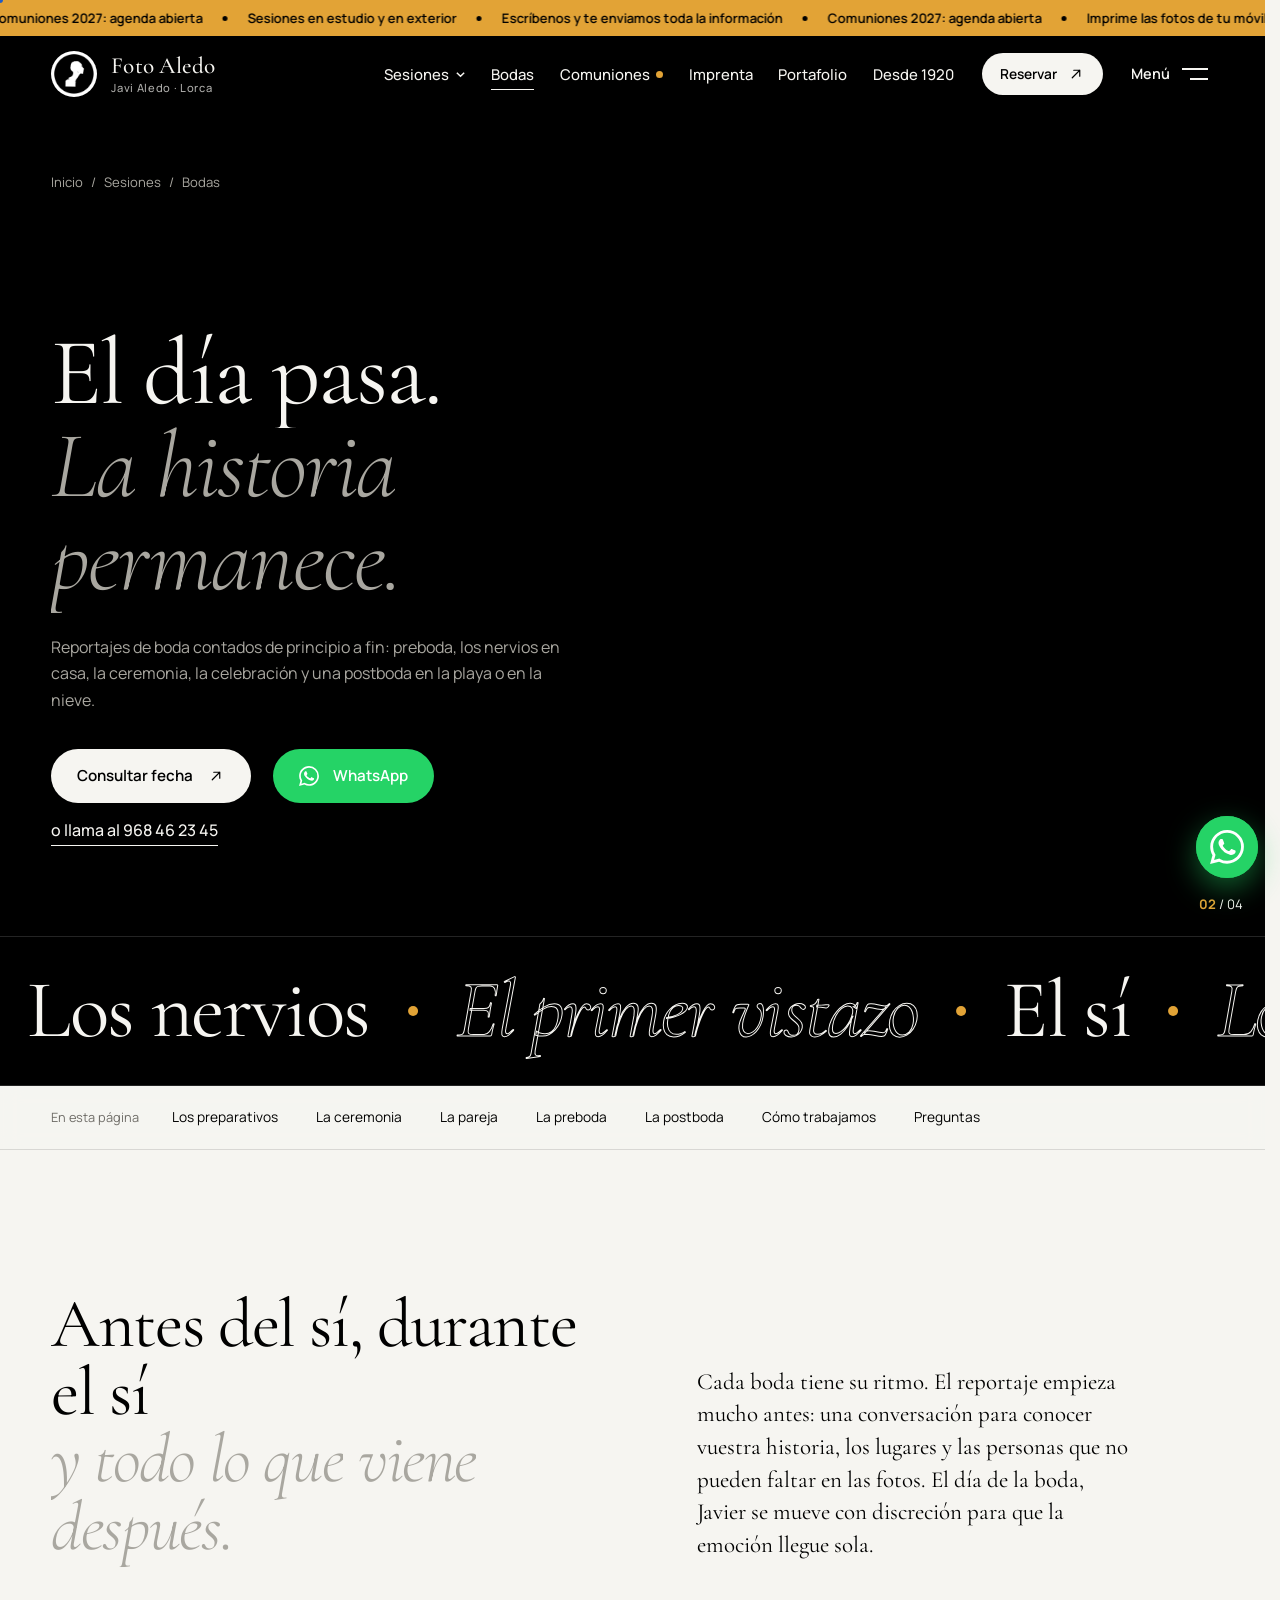
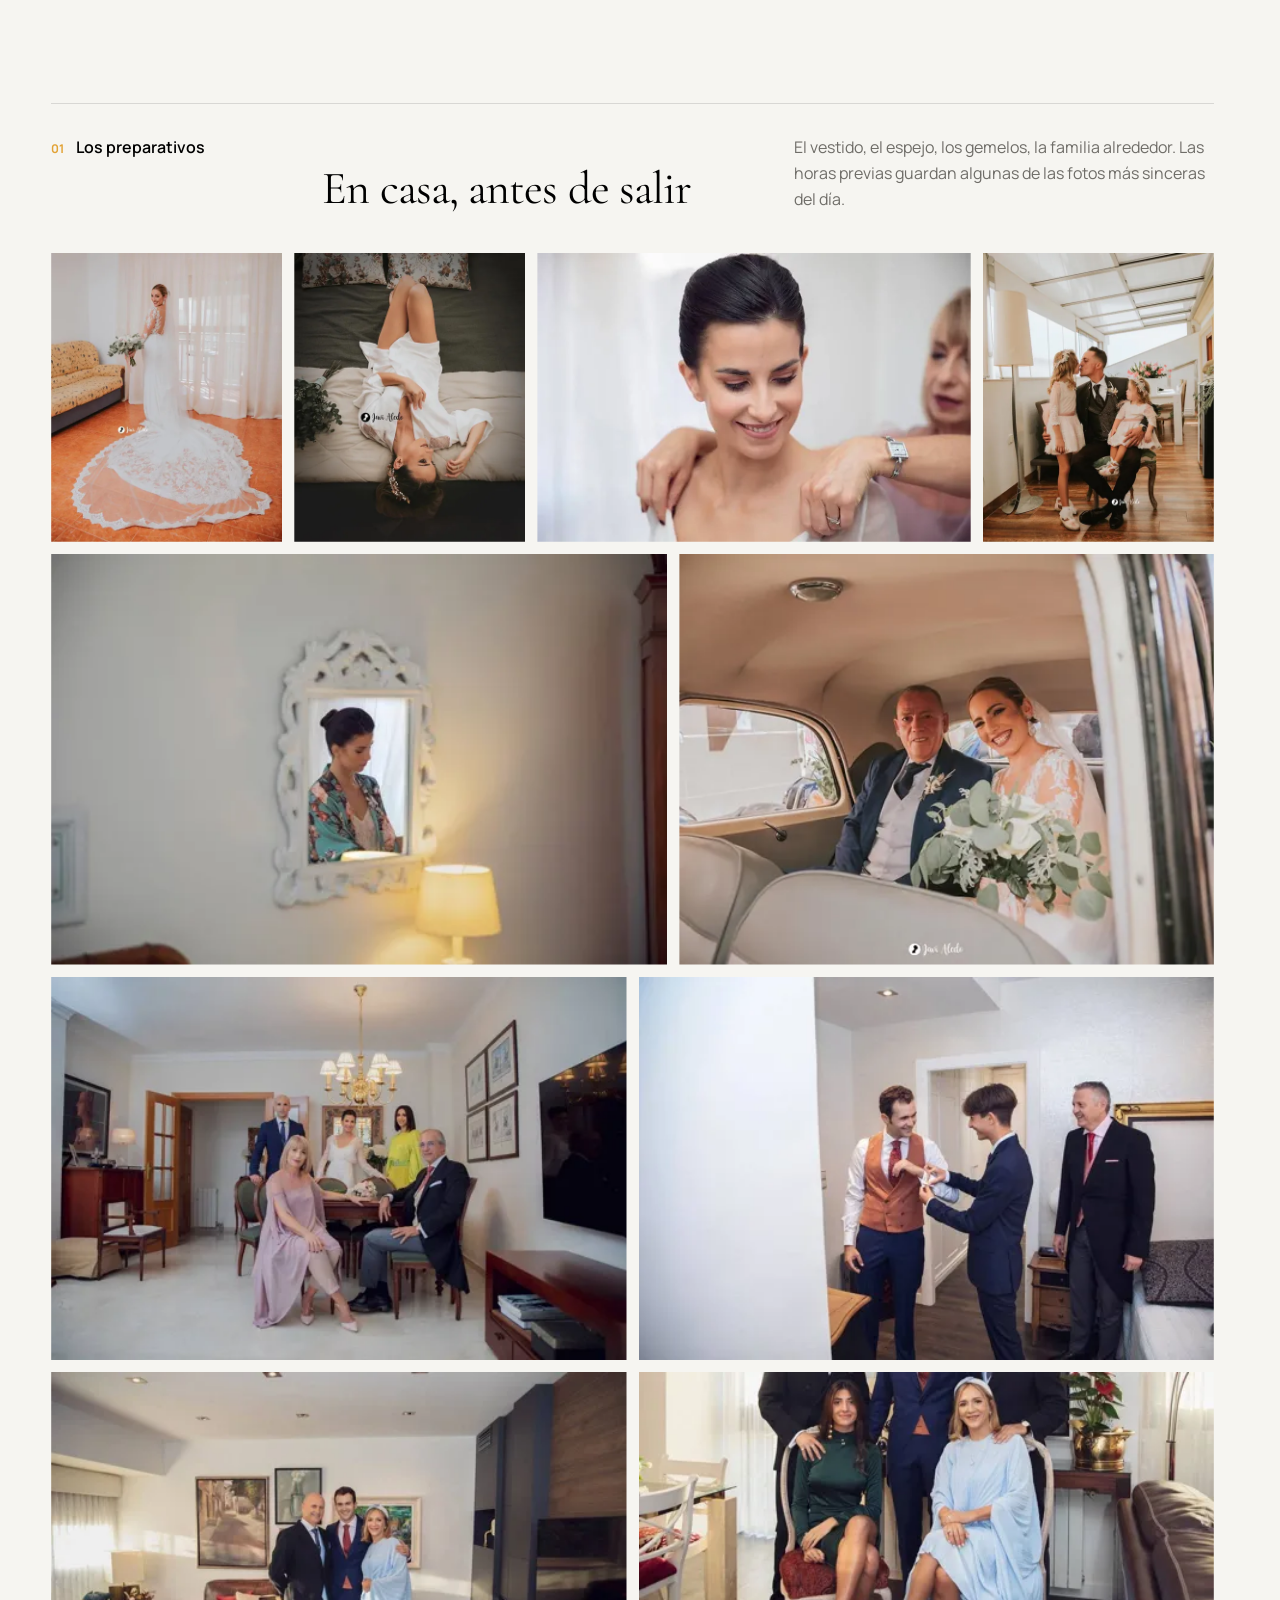
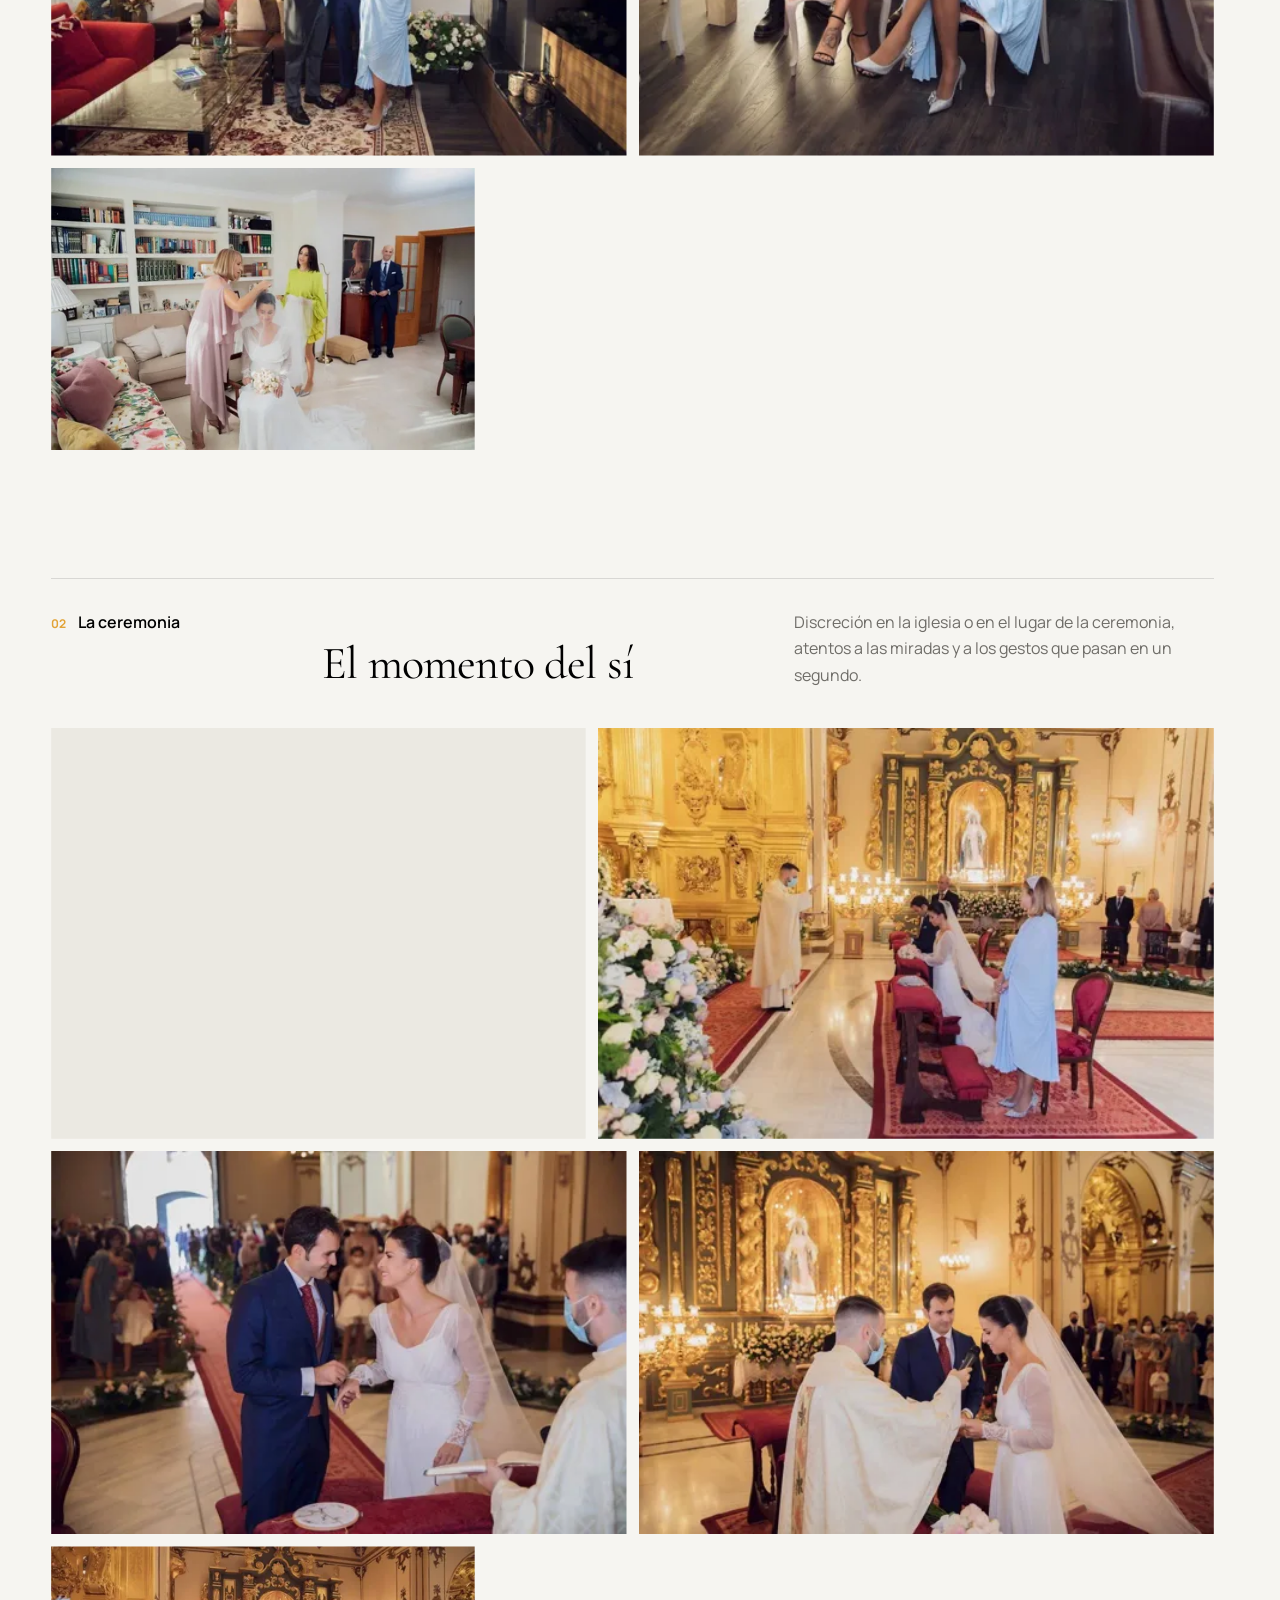
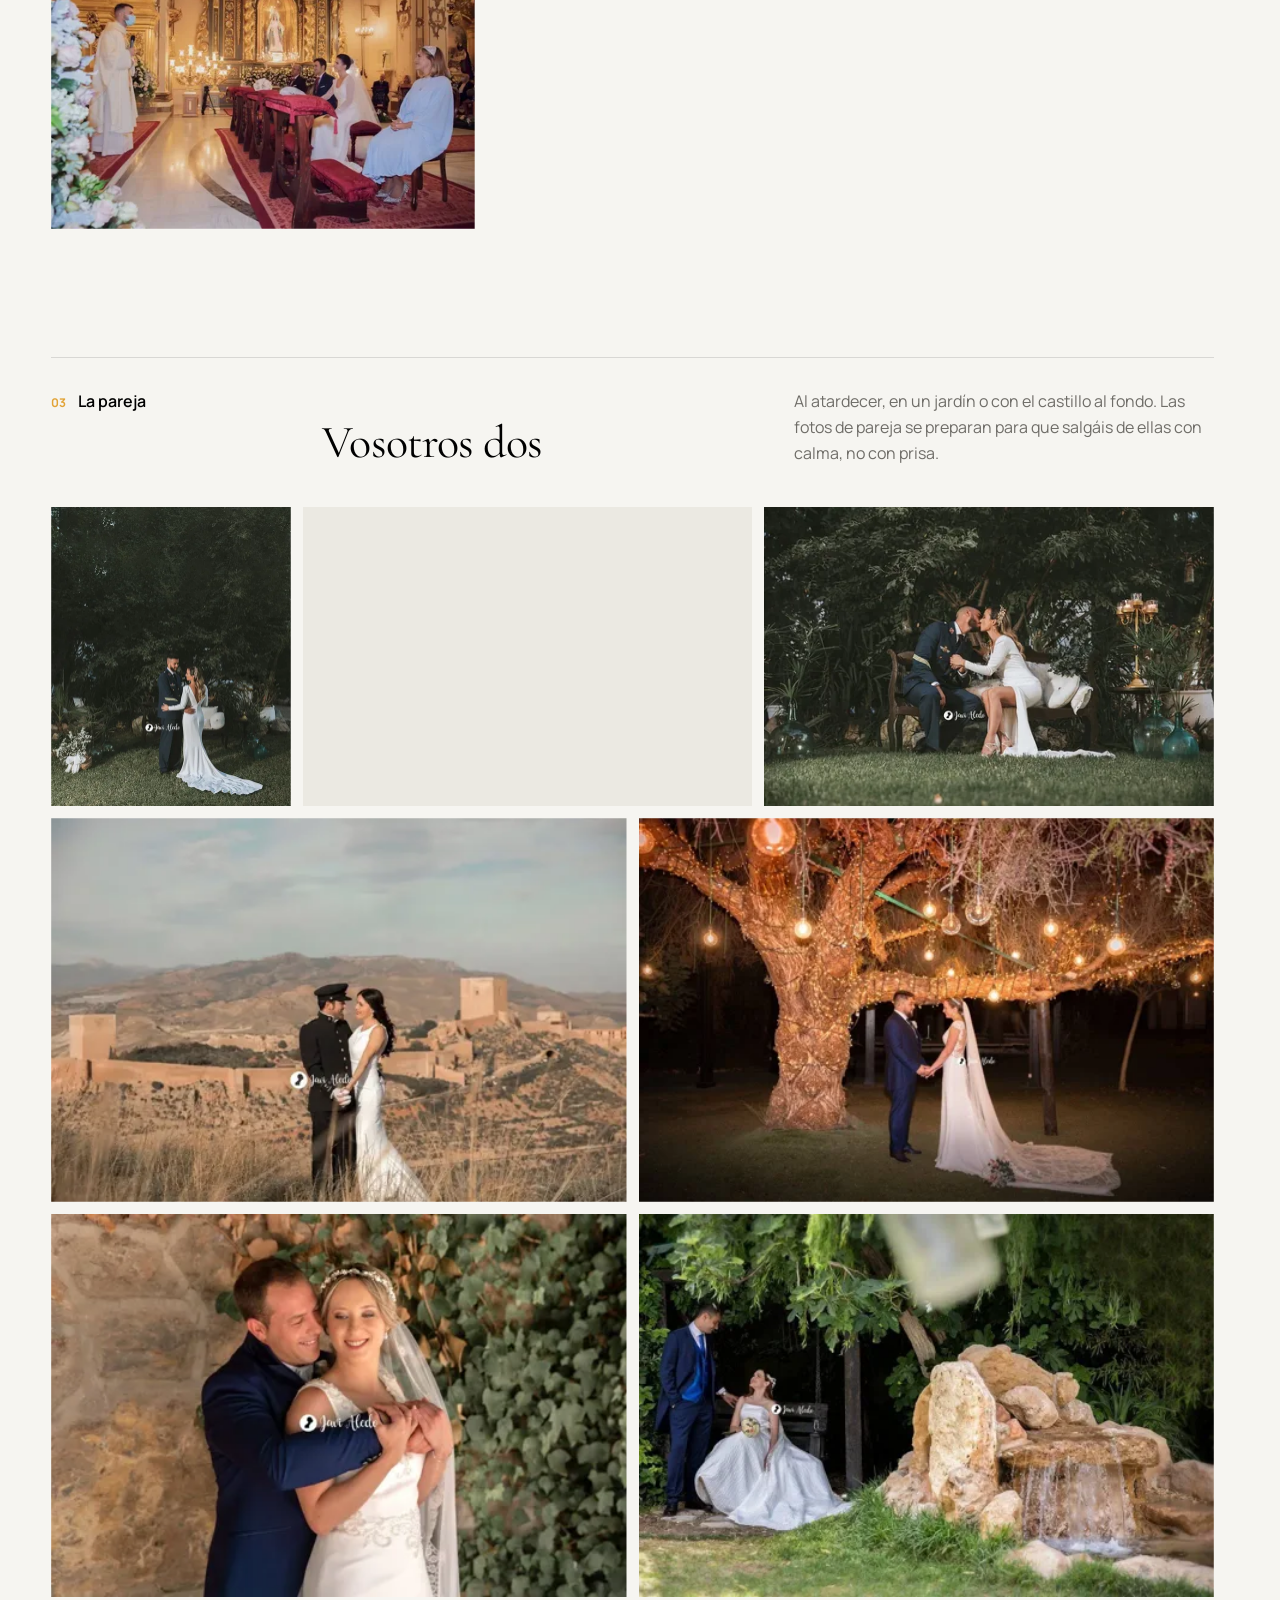
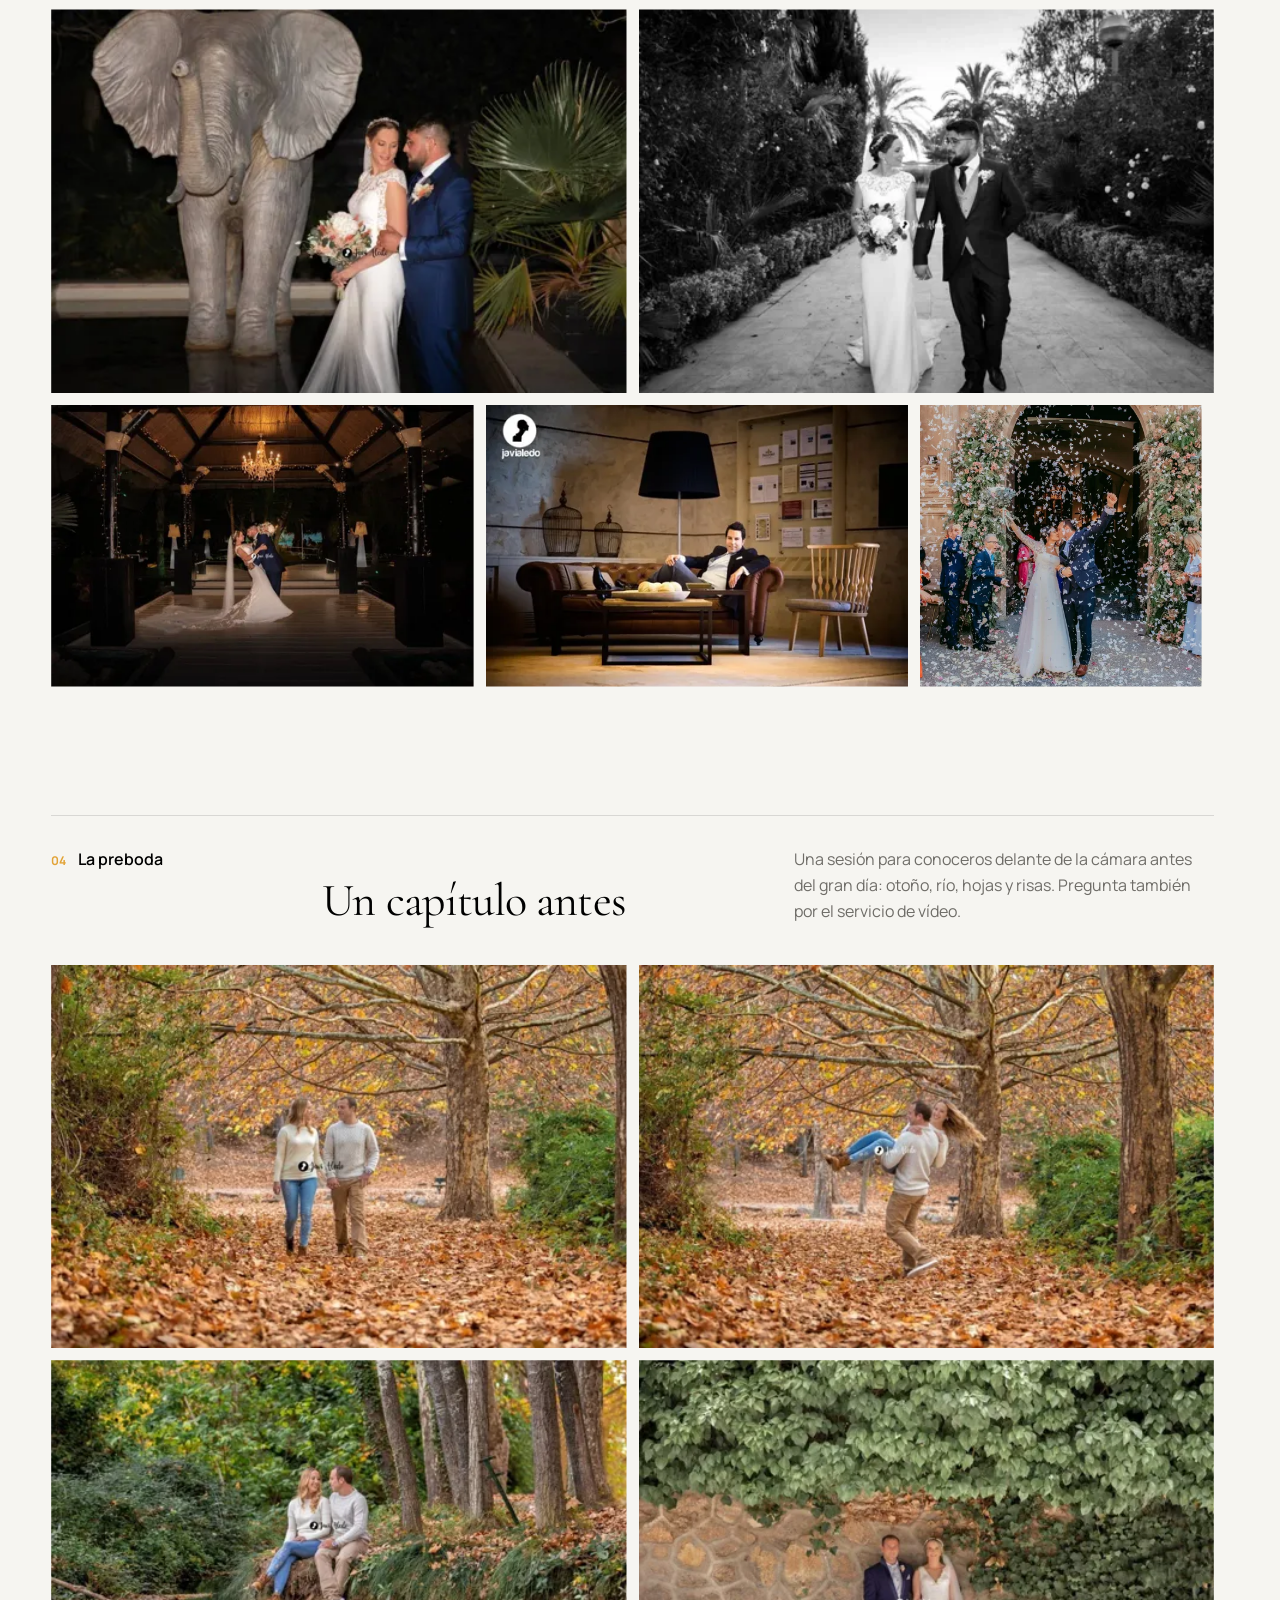
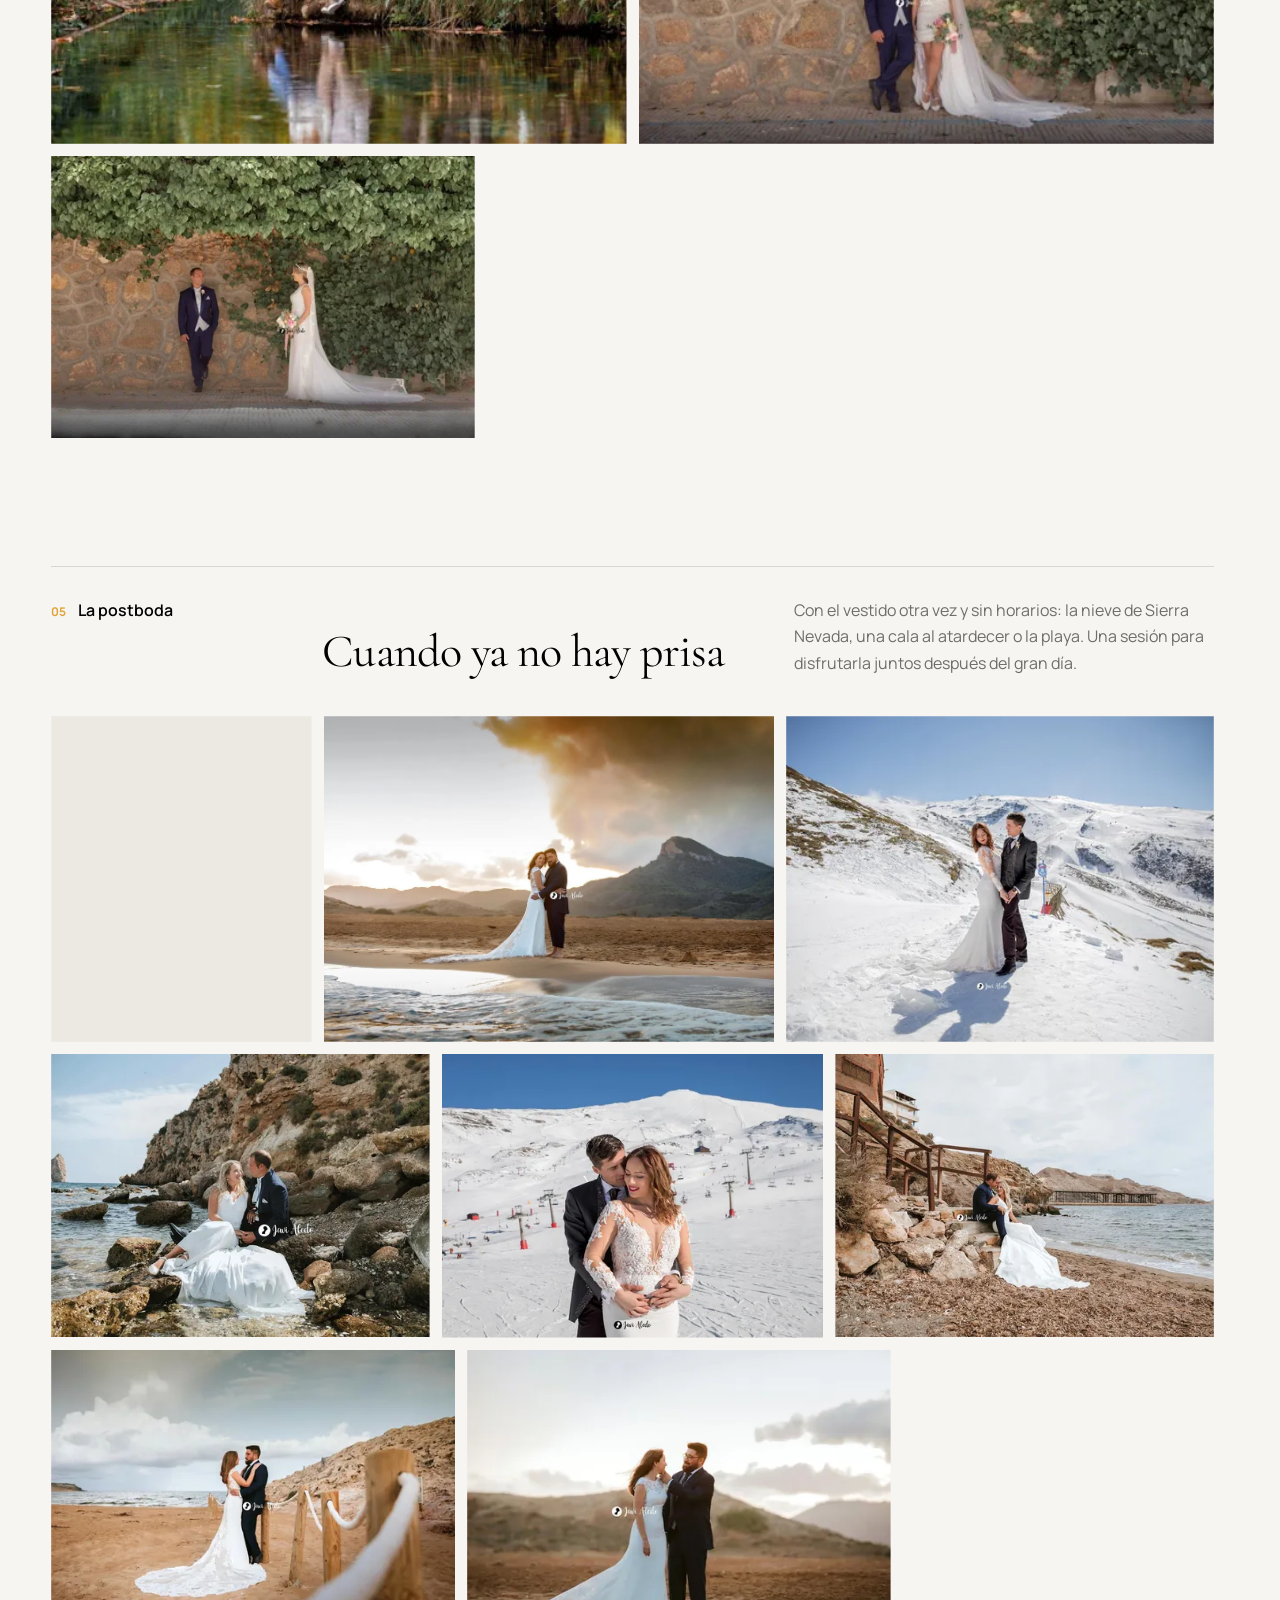
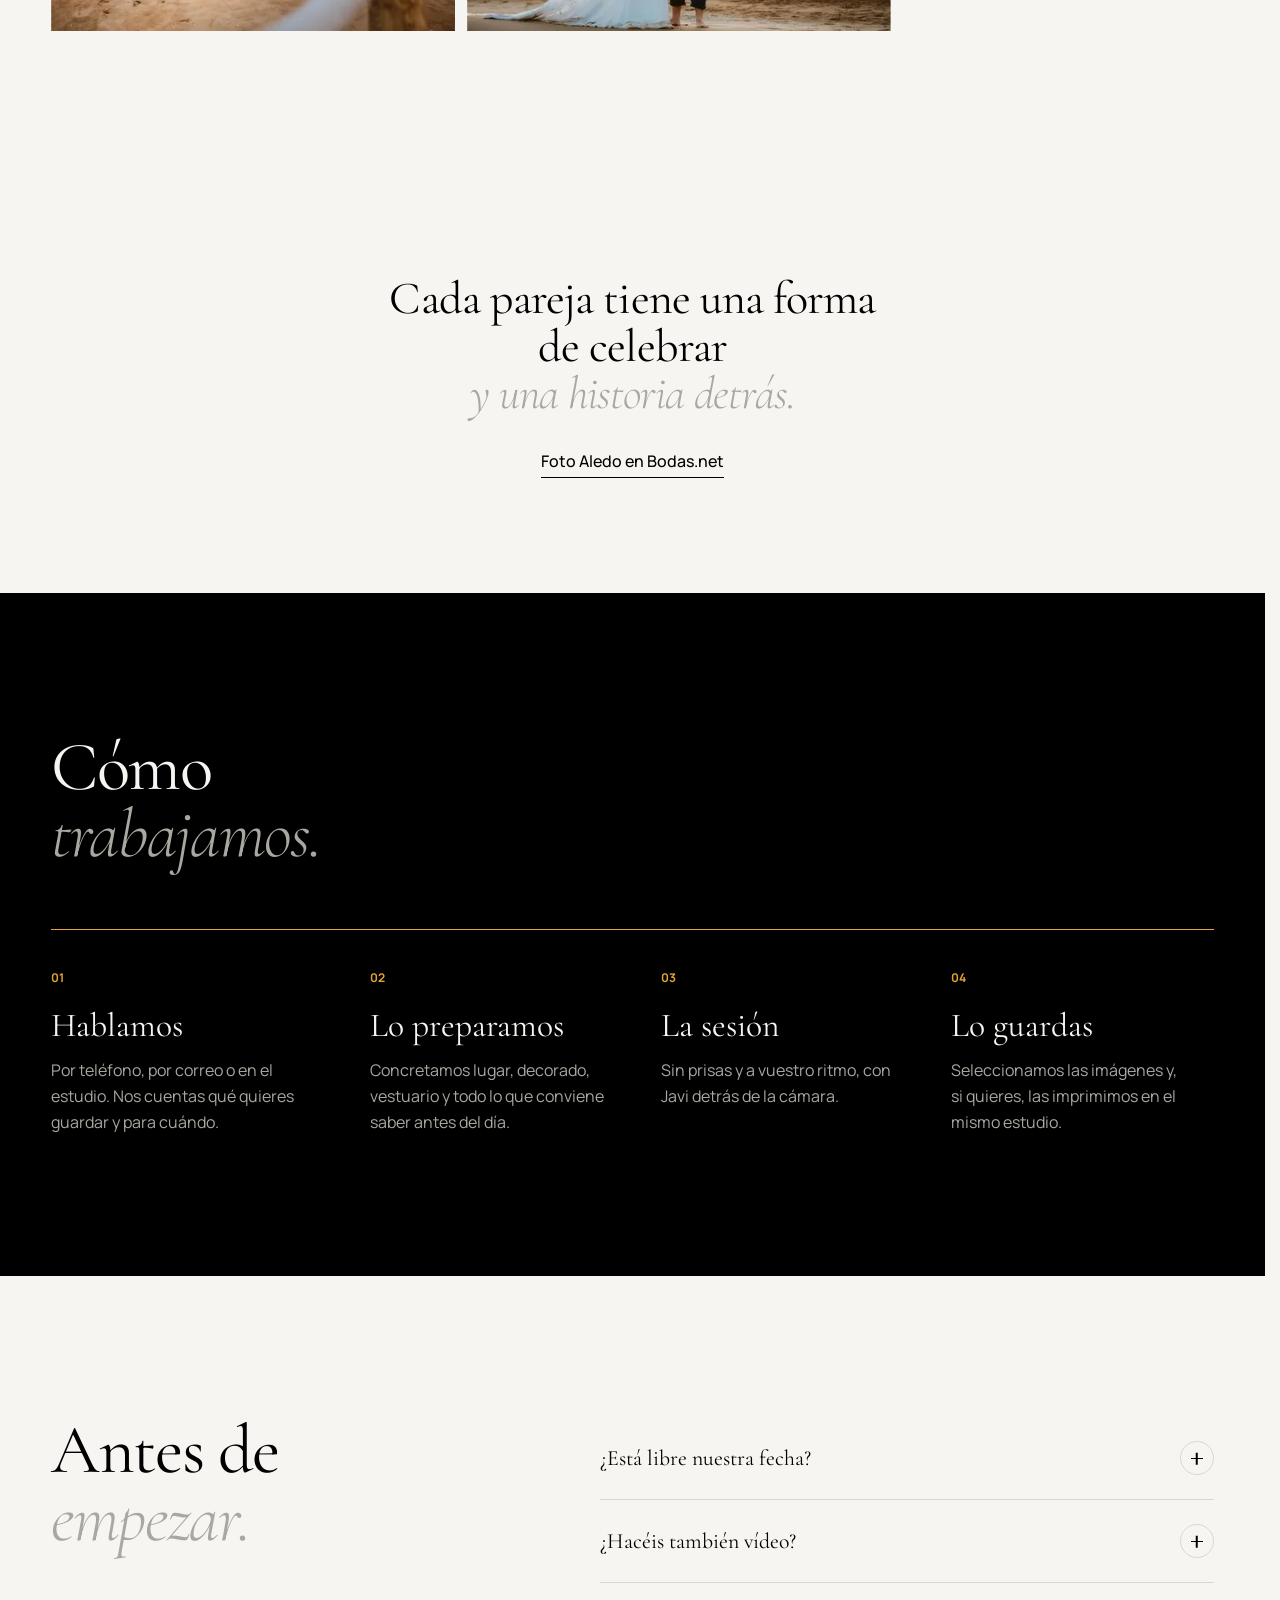
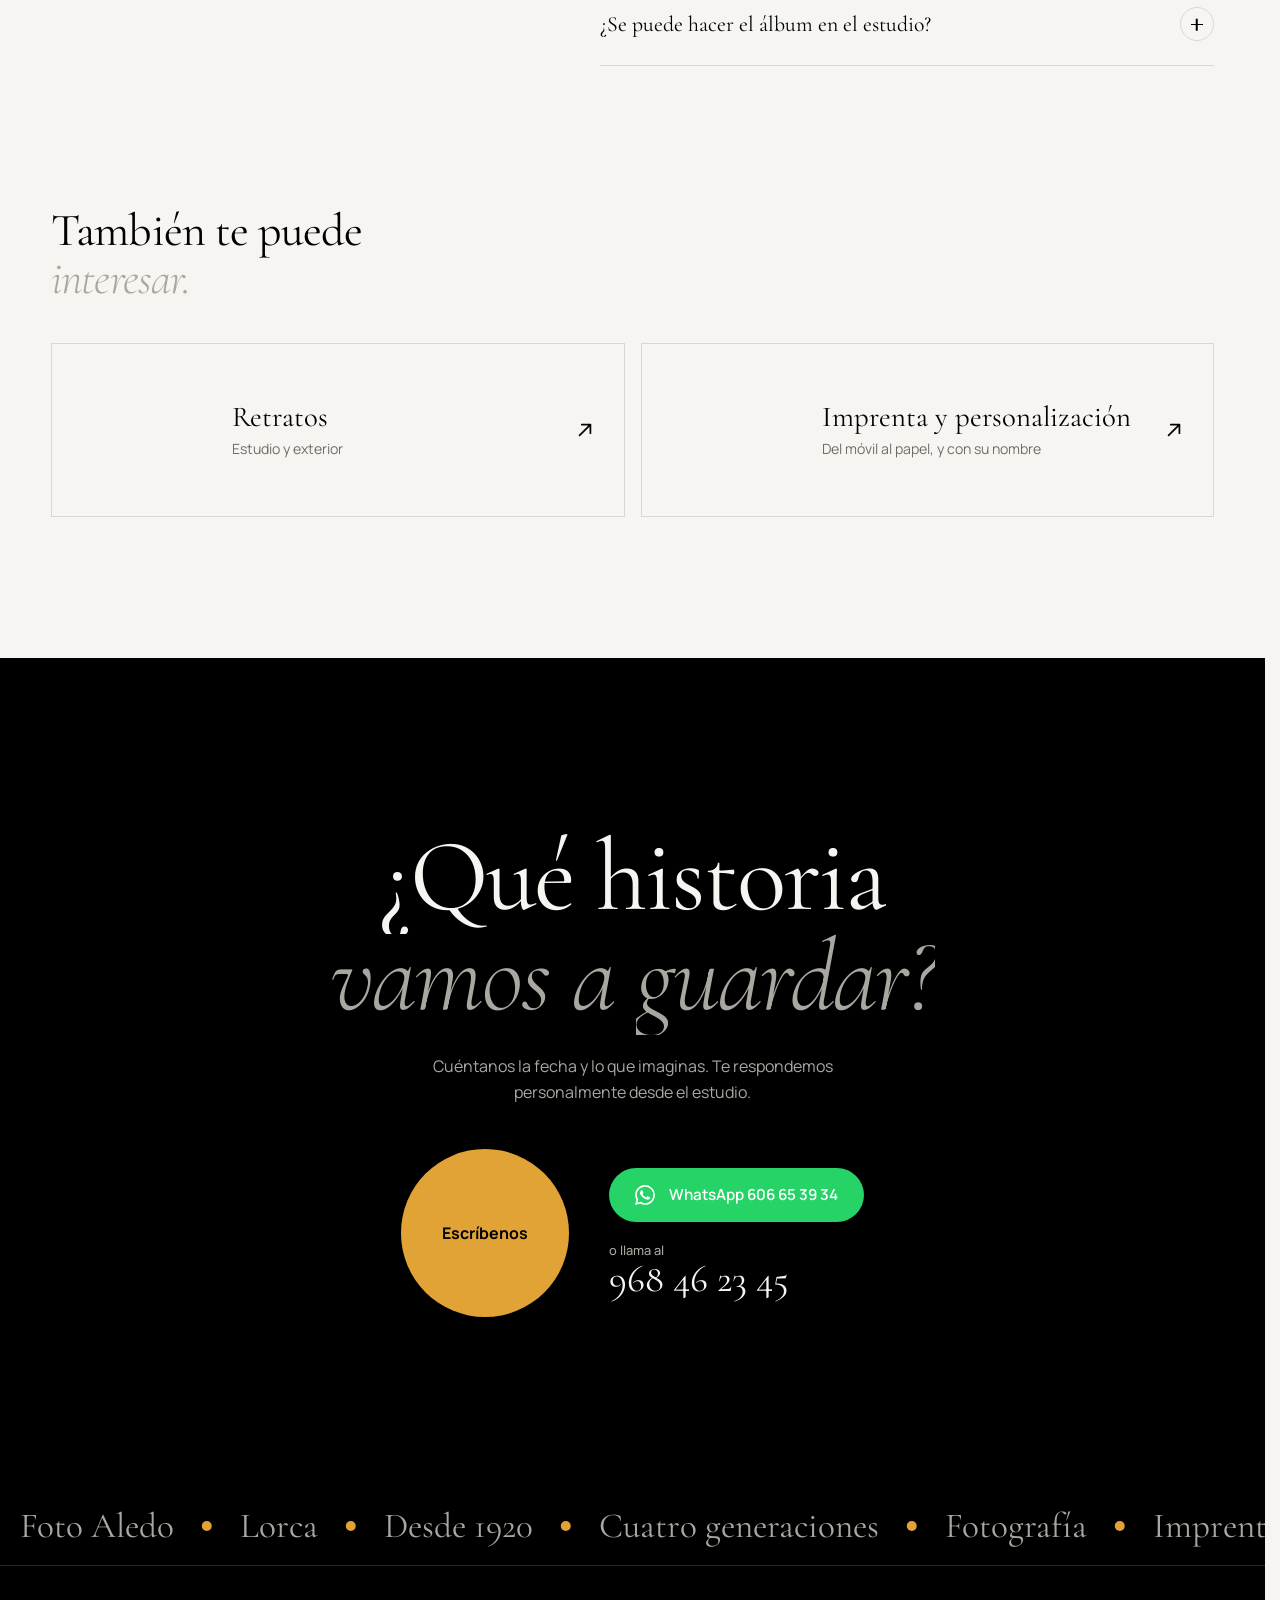
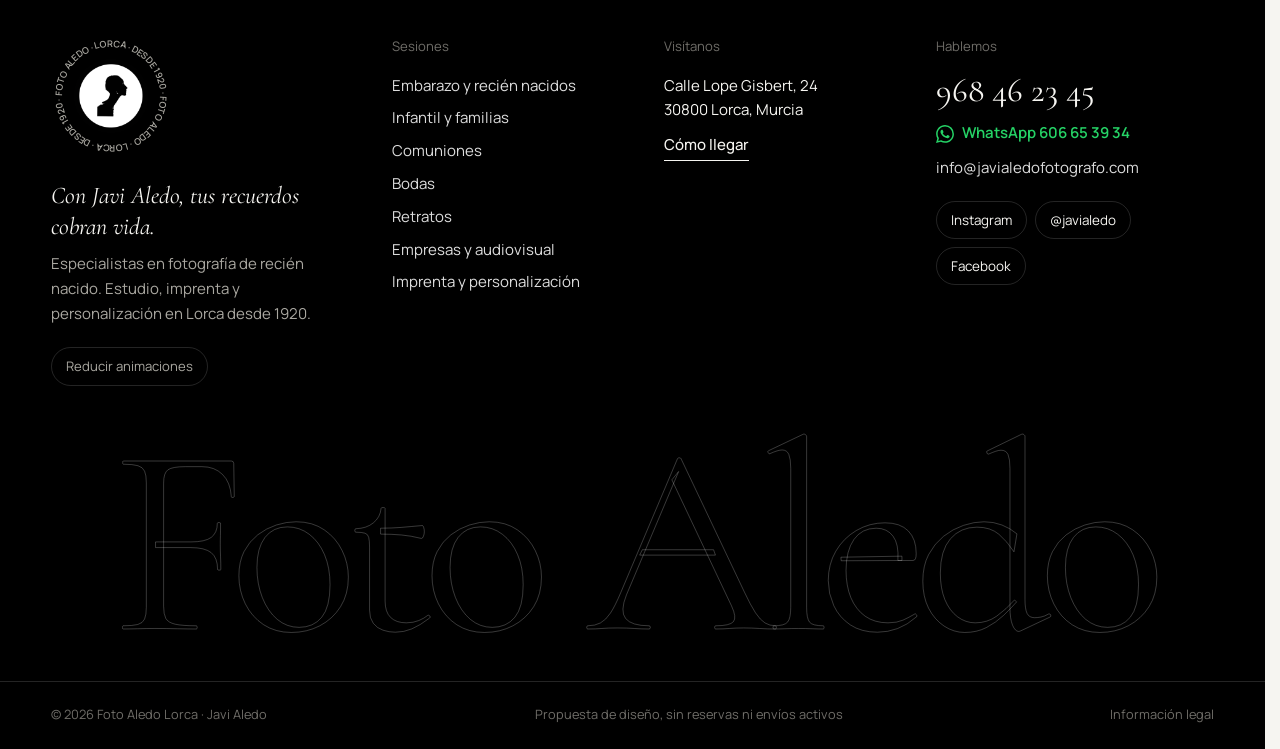
<file: bodas.html>
<!doctype html><html lang="es" class="no-js"><head><meta charset="utf-8"><meta name="viewport" content="width=device-width, initial-scale=1"><meta name="robots" content="noindex, nofollow, noarchive"><meta name="theme-color" content="#000000"><title>Bodas en Lorca | Foto Aledo Lorca</title><meta name="description" content="Reportajes de boda contados de principio a fin: preboda, los nervios en casa, la ceremonia, la celebración y una postboda en la playa o en la nieve."><link rel="canonical" href="https://sefiro888.github.io/foto-aledo-lorca/bodas.html"><meta property="og:site_name" content="Foto Aledo Lorca"><meta property="og:type" content="website"><meta property="og:locale" content="es_ES"><meta property="og:url" content="https://sefiro888.github.io/foto-aledo-lorca/bodas.html"><meta property="og:title" content="Bodas · Foto Aledo Lorca"><meta property="og:description" content="Preboda, boda y postboda contadas de principio a fin. Consulta tu fecha por WhatsApp 606 65 39 34."><meta property="og:image" content="https://sefiro888.github.io/foto-aledo-lorca/assets/share/bodas.jpg?v=3.0"><meta property="og:image:secure_url" content="https://sefiro888.github.io/foto-aledo-lorca/assets/share/bodas.jpg?v=3.0"><meta property="og:image:type" content="image/jpeg"><meta property="og:image:width" content="1200"><meta property="og:image:height" content="630"><meta property="og:image:alt" content="Foto Aledo, Lorca: Bodas. Preboda · boda · postboda."><meta name="twitter:card" content="summary_large_image"><meta name="twitter:title" content="Bodas · Foto Aledo Lorca"><meta name="twitter:description" content="Preboda, boda y postboda contadas de principio a fin. Consulta tu fecha por WhatsApp 606 65 39 34."><meta name="twitter:image" content="https://sefiro888.github.io/foto-aledo-lorca/assets/share/bodas.jpg?v=3.0"><link rel="icon" href="assets/logo.webp"><link rel="apple-touch-icon" href="assets/share/icon-180.png"><link rel="stylesheet" href="assets/fonts/editorial.css"><link rel="stylesheet" href="assets/fonts/sans.css"><link rel="stylesheet" href="styles.css?v=3.0"><script>(function(d){d.classList.replace("no-js","js");try{if(localStorage.getItem("fa-motion")==="reduce"){d.classList.add("reduce");return}if(matchMedia("(prefers-reduced-motion: reduce)").matches)return;if(sessionStorage.getItem("fa-shutter")==="1")d.classList.add("is-entering");}catch(e){}})(document.documentElement)</script><script src="config.js" defer></script><script src="app.js?v=3.0" defer></script></head><body data-page="bodas" data-theme="dark"><a class="skip" href="#contenido">Saltar al contenido</a><div class="progress" aria-hidden="true"><span></span></div><a class="announce" href="comuniones.html"><div class="marquee announce-marquee" data-marquee data-speed="0.6" aria-hidden="true"><div class="marquee-track"><div class="marquee-set"><span>Comuniones 2027: agenda abierta</span><i aria-hidden="true"></i><span>Sesiones en estudio y en exterior</span><i aria-hidden="true"></i><span>Escríbenos y te enviamos toda la información</span><i aria-hidden="true"></i><span>Comuniones 2027: agenda abierta</span><i aria-hidden="true"></i><span>Imprime las fotos de tu móvil al instante</span><i aria-hidden="true"></i></div><div class="marquee-set"><span>Comuniones 2027: agenda abierta</span><i aria-hidden="true"></i><span>Sesiones en estudio y en exterior</span><i aria-hidden="true"></i><span>Escríbenos y te enviamos toda la información</span><i aria-hidden="true"></i><span>Comuniones 2027: agenda abierta</span><i aria-hidden="true"></i><span>Imprime las fotos de tu móvil al instante</span><i aria-hidden="true"></i></div></div></div><span class="sr-only">Comuniones 2027: agenda abierta. Ver información.</span></a><header class="header" data-header><div class="header-inner"><a class="brand" href="index.html" aria-label="Foto Aledo, inicio"><span class="logo-ring" aria-hidden="true"><svg viewBox="0 0 100 100"><defs><path id="ringh" d="M50,50 m-41,0 a41,41 0 1,1 82,0 a41,41 0 1,1 -82,0"/></defs><text><textPath href="#ringh" textLength="256" lengthAdjust="spacing">Foto Aledo · Lorca · desde 1920 · Foto Aledo · Lorca · desde 1920 ·</textPath></text></svg></span><img src="assets/logo.webp" alt="" width="46" height="46"><span class="brand-word">Foto Aledo<small>Javi Aledo · Lorca</small></span></a><nav class="nav" aria-label="Principal"><ul><li class="has-mega"><button type="button" class="nav-btn" aria-expanded="false" aria-controls="mega" data-mega-toggle>Sesiones<svg viewBox="0 0 12 12" aria-hidden="true"><path d="M2 4l4 4 4-4"/></svg></button><div class="mega" id="mega" data-mega><div class="mega-inner"><div class="mega-col"><p class="mega-label">Sesiones y servicios</p><ul class="mega-list"><li><a href="embarazo-recien-nacidos.html" data-preview="951"><span class="mega-name">Embarazo y newborn</span><span class="mega-short">Nuestra especialidad</span></a></li><li><a href="infantil-familias.html" data-preview="1056"><span class="mega-name">Infantil y familias</span><span class="mega-short">Smash cake, bautizos y familias</span></a></li><li><a href="comuniones.html" data-preview="960"><span class="mega-name">Comuniones 2027</span><span class="mega-short">Agenda 2027 abierta</span><span class="badge">2027</span></a></li><li><a href="bodas.html" data-preview="1003" aria-current="page"><span class="mega-name">Bodas y preboda</span><span class="mega-short">Preboda, boda y postboda</span></a></li><li><a href="retratos.html" data-preview="602"><span class="mega-name">Retratos</span><span class="mega-short">Estudio y exterior</span></a></li><li><a href="empresas-audiovisual.html" data-preview="996"><span class="mega-name">Empresas, vídeo y dron</span><span class="mega-short">Eventos, producto, vídeo y dron</span></a></li><li><a href="impresion-personalizacion.html" data-preview="978"><span class="mega-name">Imprenta y personalización</span><span class="mega-short">Del móvil al papel, y con su nombre</span></a></li></ul></div><div class="mega-preview" aria-hidden="true"><span class="mega-img" data-for="951"><img src="assets/951.webp" alt="" width="476" height="597" loading="lazy" decoding="async"></span><span class="mega-img" data-for="1056"><img src="assets/1056.webp" srcset="assets/1056-480.webp 480w, assets/1056-960.webp 960w, assets/1056.webp 2000w" sizes="420px" alt="" width="2000" height="2000" loading="lazy" decoding="async"></span><span class="mega-img" data-for="960"><img src="assets/960.webp" srcset="assets/960-480.webp 480w, assets/960.webp 720w" sizes="420px" alt="" width="720" height="1280" loading="lazy" decoding="async"></span><span class="mega-img" data-for="1003"><img src="assets/1003.webp" srcset="assets/1003-480.webp 480w, assets/1003-960.webp 960w, assets/1003.webp 1440w" sizes="420px" alt="" width="1440" height="1040" loading="lazy" decoding="async"></span><span class="mega-img" data-for="602"><img src="assets/602.webp" srcset="assets/602-480.webp 480w, assets/602-960.webp 960w, assets/602.webp 1441w" sizes="420px" alt="" width="1441" height="1920" loading="lazy" decoding="async"></span><span class="mega-img" data-for="996"><img src="assets/996.webp" srcset="assets/996-480.webp 480w, assets/996-960.webp 960w, assets/996.webp 2400w" sizes="420px" alt="" width="2400" height="1350" loading="lazy" decoding="async"></span><span class="mega-img" data-for="978"><img src="assets/978.webp" srcset="assets/978-480.webp 480w, assets/978.webp 720w" sizes="420px" alt="" width="720" height="1280" loading="lazy" decoding="async"></span><span class="mega-caption">Elige una sesión</span></div><div class="mega-aside"><p class="mega-label">¿No sabes cuál?</p><p>Cuéntanos qué quieres guardar y te orientamos.</p><a class="mega-phone" href="tel:+34968462345" data-phone>968 46 23 45</a><a class="btn btn-wa btn-small" href="https://wa.me/34606653934?text=Hola%20Javi%2C%20he%20visto%20la%20web%20de%20Foto%20Aledo%20y%20me%20gustar%C3%ADa%20pedir%20informaci%C3%B3n." target="_blank" rel="noopener" data-wa="index"><svg class="wa-ico" viewBox="0 0 24 24" aria-hidden="true"><path fill="currentColor" d="M17.472 14.382c-.297-.149-1.758-.867-2.03-.967-.273-.099-.471-.148-.67.15-.197.297-.767.966-.94 1.164-.173.199-.347.223-.644.075-.297-.15-1.255-.463-2.39-1.475-.883-.788-1.48-1.761-1.653-2.059-.173-.297-.018-.458.13-.606.134-.133.298-.347.446-.52.149-.174.198-.298.298-.497.099-.198.05-.371-.025-.52-.075-.149-.669-1.612-.916-2.207-.242-.579-.487-.5-.669-.51-.173-.008-.371-.01-.57-.01-.198 0-.52.074-.792.372-.272.297-1.04 1.016-1.04 2.479 0 1.462 1.065 2.875 1.213 3.074.149.198 2.096 3.2 5.077 4.487.709.306 1.262.489 1.694.625.712.227 1.36.195 1.871.118.571-.085 1.758-.719 2.006-1.413.248-.694.248-1.289.173-1.413-.074-.124-.272-.198-.57-.347m-5.421 7.403h-.004a9.87 9.87 0 0 1-5.031-1.378l-.361-.214-3.741.982.998-3.648-.235-.374a9.86 9.86 0 0 1-1.51-5.26c.001-5.45 4.436-9.884 9.888-9.884 2.64 0 5.122 1.03 6.988 2.898a9.825 9.825 0 0 1 2.893 6.994c-.003 5.45-4.437 9.884-9.885 9.884m8.413-18.297A11.815 11.815 0 0 0 12.05 0C5.495 0 .16 5.335.157 11.892c0 2.096.547 4.142 1.588 5.945L.057 24l6.305-1.654a11.882 11.882 0 0 0 5.683 1.448h.005c6.554 0 11.89-5.335 11.893-11.893a11.821 11.821 0 0 0-3.48-8.413Z"/></svg><span>WhatsApp 606 65 39 34</span></a><a class="link" href="contacto.html">Escribir al estudio</a><a class="mega-all" href="portfolio.html">Ver todo el portafolio <svg class="ico" viewBox="0 0 24 24" aria-hidden="true"><path d="M7 17 17 7M9 7h8v8"/></svg></a></div></div></div></li><li><a href="bodas.html" aria-current="page">Bodas</a></li><li><a href="comuniones.html">Comuniones <span class="dot" aria-label="agenda 2027 abierta"></span></a></li><li><a href="impresion-personalizacion.html">Imprenta</a></li><li><a href="portfolio.html">Portafolio</a></li><li><a href="historia.html">Desde 1920</a></li></ul></nav><div class="header-actions"><a class="btn btn-small" href="contacto.html" data-magnetic><span>Reservar</span><svg class="ico" viewBox="0 0 24 24" aria-hidden="true"><path d="M7 17 17 7M9 7h8v8"/></svg></a><button type="button" class="burger" aria-expanded="false" aria-controls="overlay" data-menu-toggle><span class="burger-label">Menú</span><span class="burger-lines" aria-hidden="true"><i></i><i></i></span></button></div></div></header><div class="overlay" id="overlay" data-overlay hidden><div class="ov-grid"><nav class="ov-nav" aria-label="Menú completo"><ul><li style="--i:0"><a href="index.html" data-preview="220"><span class="ov-num">01</span><span class="ov-text">Inicio</span></a></li><li style="--i:1"><a href="bodas.html" data-preview="500" aria-current="page"><span class="ov-num">02</span><span class="ov-text">Bodas</span></a></li><li style="--i:2"><a href="comuniones.html" data-preview="960"><span class="ov-num">03</span><span class="ov-text">Comuniones 2027</span></a></li><li style="--i:3"><a href="embarazo-recien-nacidos.html" data-preview="951"><span class="ov-num">04</span><span class="ov-text">Embarazo y recién nacidos</span></a></li><li style="--i:4"><a href="infantil-familias.html" data-preview="954"><span class="ov-num">05</span><span class="ov-text">Infantil y familias</span></a></li><li style="--i:5"><a href="retratos.html" data-preview="602"><span class="ov-num">06</span><span class="ov-text">Retratos</span></a></li><li style="--i:6"><a href="impresion-personalizacion.html" data-preview="978"><span class="ov-num">07</span><span class="ov-text">Imprenta y personalización</span></a></li><li style="--i:7"><a href="empresas-audiovisual.html" data-preview="801"><span class="ov-num">08</span><span class="ov-text">Empresas, vídeo y dron</span></a></li><li style="--i:8"><a href="portfolio.html" data-preview="507"><span class="ov-num">09</span><span class="ov-text">Portafolio</span></a></li><li style="--i:9"><a href="historia.html" data-preview="701"><span class="ov-num">10</span><span class="ov-text">Desde 1920</span></a></li><li style="--i:10"><a href="contacto.html" data-preview="950"><span class="ov-num">11</span><span class="ov-text">Contacto</span></a></li></ul></nav><div class="ov-visual" aria-hidden="true"><span class="ov-img" data-for="220"><img src="assets/220.webp" srcset="assets/220-480.webp 480w, assets/220-960.webp 960w, assets/220.webp 1920w" sizes="40vw" alt="" width="1920" height="1920" loading="lazy" decoding="async"></span><span class="ov-img" data-for="500"><img src="assets/500.webp" srcset="assets/500-480.webp 480w, assets/500-960.webp 960w, assets/500.webp 1920w" sizes="40vw" alt="" width="1920" height="1280" loading="lazy" decoding="async"></span><span class="ov-img" data-for="960"><img src="assets/960.webp" srcset="assets/960-480.webp 480w, assets/960.webp 720w" sizes="40vw" alt="" width="720" height="1280" loading="lazy" decoding="async"></span><span class="ov-img" data-for="951"><img src="assets/951.webp" alt="" width="476" height="597" loading="lazy" decoding="async"></span><span class="ov-img" data-for="954"><img src="assets/954.webp" srcset="assets/954-480.webp 480w, assets/954.webp 640w" sizes="40vw" alt="" width="640" height="528" loading="lazy" decoding="async"></span><span class="ov-img" data-for="602"><img src="assets/602.webp" srcset="assets/602-480.webp 480w, assets/602-960.webp 960w, assets/602.webp 1441w" sizes="40vw" alt="" width="1441" height="1920" loading="lazy" decoding="async"></span><span class="ov-img" data-for="978"><img src="assets/978.webp" srcset="assets/978-480.webp 480w, assets/978.webp 720w" sizes="40vw" alt="" width="720" height="1280" loading="lazy" decoding="async"></span><span class="ov-img" data-for="801"><img src="assets/801.webp" alt="" width="1920" height="1280" loading="lazy" decoding="async"></span><span class="ov-img" data-for="507"><img src="assets/507.webp" srcset="assets/507-480.webp 480w, assets/507.webp 960w" sizes="40vw" alt="" width="960" height="640" loading="lazy" decoding="async"></span><span class="ov-img" data-for="701"><img src="assets/701.webp" srcset="assets/701-480.webp 480w, assets/701-960.webp 960w, assets/701.webp 1080w" sizes="40vw" alt="" width="1080" height="1920" loading="lazy" decoding="async"></span><span class="ov-img" data-for="950"><img src="assets/950.webp" alt="" width="480" height="640" loading="lazy" decoding="async"></span></div><div class="ov-foot"><div><p class="mega-label">Estudio</p><p>Calle Lope Gisbert, 24 · 30800 Lorca, Murcia</p><a class="link" href="https://www.google.com/maps/search/?api=1&query=Foto+Aledo+Calle+Lope+Gisbert+24+Lorca" target="_blank" rel="noopener">Cómo llegar</a></div><div><p class="mega-label">Llámanos o escríbenos</p><a class="ov-big" href="tel:+34968462345" data-phone>968 46 23 45</a><a class="btn btn-wa btn-small" href="https://wa.me/34606653934?text=Hola%20Javi%2C%20he%20visto%20la%20web%20de%20Foto%20Aledo%20y%20me%20gustar%C3%ADa%20pedir%20informaci%C3%B3n." target="_blank" rel="noopener" data-wa="index"><svg class="wa-ico" viewBox="0 0 24 24" aria-hidden="true"><path fill="currentColor" d="M17.472 14.382c-.297-.149-1.758-.867-2.03-.967-.273-.099-.471-.148-.67.15-.197.297-.767.966-.94 1.164-.173.199-.347.223-.644.075-.297-.15-1.255-.463-2.39-1.475-.883-.788-1.48-1.761-1.653-2.059-.173-.297-.018-.458.13-.606.134-.133.298-.347.446-.52.149-.174.198-.298.298-.497.099-.198.05-.371-.025-.52-.075-.149-.669-1.612-.916-2.207-.242-.579-.487-.5-.669-.51-.173-.008-.371-.01-.57-.01-.198 0-.52.074-.792.372-.272.297-1.04 1.016-1.04 2.479 0 1.462 1.065 2.875 1.213 3.074.149.198 2.096 3.2 5.077 4.487.709.306 1.262.489 1.694.625.712.227 1.36.195 1.871.118.571-.085 1.758-.719 2.006-1.413.248-.694.248-1.289.173-1.413-.074-.124-.272-.198-.57-.347m-5.421 7.403h-.004a9.87 9.87 0 0 1-5.031-1.378l-.361-.214-3.741.982.998-3.648-.235-.374a9.86 9.86 0 0 1-1.51-5.26c.001-5.45 4.436-9.884 9.888-9.884 2.64 0 5.122 1.03 6.988 2.898a9.825 9.825 0 0 1 2.893 6.994c-.003 5.45-4.437 9.884-9.885 9.884m8.413-18.297A11.815 11.815 0 0 0 12.05 0C5.495 0 .16 5.335.157 11.892c0 2.096.547 4.142 1.588 5.945L.057 24l6.305-1.654a11.882 11.882 0 0 0 5.683 1.448h.005c6.554 0 11.89-5.335 11.893-11.893a11.821 11.821 0 0 0-3.48-8.413Z"/></svg><span>WhatsApp 606 65 39 34</span></a></div><div><p class="mega-label">Síguenos</p><a class="link" href="https://www.instagram.com/fotoaledo/" target="_blank" rel="noopener">Instagram @fotoaledo</a><a class="link" href="https://www.facebook.com/FotoAledoLorca/" target="_blank" rel="noopener">Facebook</a></div></div></div></div><main id="contenido"><section class="s-hero" data-theme="dark"><div class="s-hero-copy"><nav class="crumbs" aria-label="Ruta"><a href="index.html">Inicio</a><span aria-hidden="true">/</span><a href="index.html#sesiones">Sesiones</a><span aria-hidden="true">/</span><span aria-current="page">Bodas</span></nav><h1 class="h-hero" data-split>El día pasa. <em>La historia permanece.</em></h1><p class="s-lead">Reportajes de boda contados de principio a fin: preboda, los nervios en casa, la ceremonia, la celebración y una postboda en la playa o en la nieve.</p><div class="hero-actions"><a class="btn" href="contacto.html?servicio=bodas" data-magnetic><span>Consultar fecha</span><svg class="ico" viewBox="0 0 24 24" aria-hidden="true"><path d="M7 17 17 7M9 7h8v8"/></svg></a><a class="btn btn-wa" href="https://wa.me/34606653934?text=Hola%20Javi%2C%20nos%20casamos%20y%20queremos%20saber%20si%20ten%C3%A9is%20disponible%20nuestra%20fecha.%20Fecha%20y%20lugar%3A%20" target="_blank" rel="noopener" data-wa="bodas"><svg class="wa-ico" viewBox="0 0 24 24" aria-hidden="true"><path fill="currentColor" d="M17.472 14.382c-.297-.149-1.758-.867-2.03-.967-.273-.099-.471-.148-.67.15-.197.297-.767.966-.94 1.164-.173.199-.347.223-.644.075-.297-.15-1.255-.463-2.39-1.475-.883-.788-1.48-1.761-1.653-2.059-.173-.297-.018-.458.13-.606.134-.133.298-.347.446-.52.149-.174.198-.298.298-.497.099-.198.05-.371-.025-.52-.075-.149-.669-1.612-.916-2.207-.242-.579-.487-.5-.669-.51-.173-.008-.371-.01-.57-.01-.198 0-.52.074-.792.372-.272.297-1.04 1.016-1.04 2.479 0 1.462 1.065 2.875 1.213 3.074.149.198 2.096 3.2 5.077 4.487.709.306 1.262.489 1.694.625.712.227 1.36.195 1.871.118.571-.085 1.758-.719 2.006-1.413.248-.694.248-1.289.173-1.413-.074-.124-.272-.198-.57-.347m-5.421 7.403h-.004a9.87 9.87 0 0 1-5.031-1.378l-.361-.214-3.741.982.998-3.648-.235-.374a9.86 9.86 0 0 1-1.51-5.26c.001-5.45 4.436-9.884 9.888-9.884 2.64 0 5.122 1.03 6.988 2.898a9.825 9.825 0 0 1 2.893 6.994c-.003 5.45-4.437 9.884-9.885 9.884m8.413-18.297A11.815 11.815 0 0 0 12.05 0C5.495 0 .16 5.335.157 11.892c0 2.096.547 4.142 1.588 5.945L.057 24l6.305-1.654a11.882 11.882 0 0 0 5.683 1.448h.005c6.554 0 11.89-5.335 11.893-11.893a11.821 11.821 0 0 0-3.48-8.413Z"/></svg><span>WhatsApp</span></a><a class="link" href="tel:+34968462345" data-phone>o llama al 968 46 23 45</a></div></div><div class="s-hero-media" data-mini-slides><div class="sh-slide is-active"><img src="assets/1003.webp" srcset="assets/1003-480.webp 480w, assets/1003-960.webp 960w, assets/1003.webp 1440w" sizes="(max-width: 900px) 100vw, 55vw" alt="Novios abrazados en la orilla al atardecer" width="1440" height="1040" fetchpriority="high" decoding="async"></div><div class="sh-slide"><img src="assets/1013.webp" srcset="assets/1013-480.webp 480w, assets/1013-960.webp 960w, assets/1013.webp 1440w" sizes="(max-width: 900px) 100vw, 55vw" alt="Novios en la nieve de Sierra Nevada" width="1440" height="1799" loading="lazy" decoding="async"></div><div class="sh-slide"><img src="assets/1008.webp" srcset="assets/1008-480.webp 480w, assets/1008-960.webp 960w, assets/1008.webp 1440w" sizes="(max-width: 900px) 100vw, 55vw" alt="Salida de los novios entre pétalos a la puerta de la iglesia" width="1440" height="1107" loading="lazy" decoding="async"></div><div class="sh-slide"><img src="assets/507.webp" srcset="assets/507-480.webp 480w, assets/507.webp 960w" sizes="(max-width: 900px) 100vw, 55vw" alt="Novios bajo un árbol iluminado con guirnaldas" width="960" height="640" loading="lazy" decoding="async"></div><span class="sh-count" aria-hidden="true"><b>01</b> / 04</span></div></section><div class="marquee big-marquee" data-marquee data-speed="1" aria-hidden="true"><div class="marquee-track"><div class="marquee-set"><span>Los nervios</span><i aria-hidden="true"></i><span>El primer vistazo</span><i aria-hidden="true"></i><span>El sí</span><i aria-hidden="true"></i><span>Los abrazos</span><i aria-hidden="true"></i><span>La fiesta</span><i aria-hidden="true"></i><span>La preboda</span><i aria-hidden="true"></i><span>La luz del atardecer</span><i aria-hidden="true"></i></div><div class="marquee-set"><span>Los nervios</span><i aria-hidden="true"></i><span>El primer vistazo</span><i aria-hidden="true"></i><span>El sí</span><i aria-hidden="true"></i><span>Los abrazos</span><i aria-hidden="true"></i><span>La fiesta</span><i aria-hidden="true"></i><span>La preboda</span><i aria-hidden="true"></i><span>La luz del atardecer</span><i aria-hidden="true"></i></div></div></div><nav class="chapters-nav" aria-label="En esta página"><div class="wrap"><span>En esta página</span><a href="#cap-1">Los preparativos</a><a href="#cap-2">La ceremonia</a><a href="#cap-3">La pareja</a><a href="#cap-4">La preboda</a><a href="#cap-5">La postboda</a><a href="#proceso">Cómo trabajamos</a><a href="#preguntas">Preguntas</a></div></nav><section class="s-intro wrap"><h2 class="h-xl" data-split>Antes del sí, durante el sí <em>y todo lo que viene después.</em></h2><p class="lead-p">Cada boda tiene su ritmo. El reportaje empieza mucho antes: una conversación para conocer vuestra historia, los lugares y las personas que no pueden faltar en las fotos. El día de la boda, Javier se mueve con discreción para que la emoción llegue sola.</p></section><section class="chapter wrap" id="cap-1"><div class="ch-head"><p class="ch-tag"><b>01</b>Los preparativos</p><h2 class="h-lg">En casa, antes de salir</h2><p>El vestido, el espejo, los gemelos, la familia alrededor. Las horas previas guardan algunas de las fotos más sinceras del día.</p></div><div class="masonry"><div class="jg-item" style="--ar:0.800"><button type="button" class="shot tall" data-full="assets/1006.webp" data-caption="Los preparativos · Bodas" aria-label="Ampliar fotografía: Los preparativos · Bodas"><span class="shot-frame"><img src="assets/1006.webp" srcset="assets/1006-480.webp 480w, assets/1006-960.webp 960w, assets/1006.webp 1440w" sizes="(max-width: 760px) 60vw, 33vw" alt="Novia de espaldas con la cola del vestido extendida" width="1440" height="1799" loading="lazy" decoding="async"></span></button></div><div class="jg-item" style="--ar:0.800"><button type="button" class="shot tall" data-full="assets/1012.webp" data-caption="Los preparativos · Bodas" aria-label="Ampliar fotografía: Los preparativos · Bodas"><span class="shot-frame"><img src="assets/1012.webp" srcset="assets/1012-480.webp 480w, assets/1012-960.webp 960w, assets/1012.webp 1440w" sizes="(max-width: 760px) 60vw, 33vw" alt="La novia tumbada sobre la cama con su vestido" width="1440" height="1800" loading="lazy" decoding="async"></span></button></div><div class="jg-item" style="--ar:1.500"><button type="button" class="shot wide" data-full="assets/541.webp" data-caption="Los preparativos · Bodas" aria-label="Ampliar fotografía: Los preparativos · Bodas"><span class="shot-frame"><img src="assets/541.webp" srcset="assets/541-480.webp 480w, assets/541.webp 960w" sizes="(max-width: 760px) 60vw, 33vw" alt="La novia durante los preparativos" width="960" height="640" loading="lazy" decoding="async"></span></button></div><div class="jg-item" style="--ar:0.800"><button type="button" class="shot tall" data-full="assets/1007.webp" data-caption="Los preparativos · Bodas" aria-label="Ampliar fotografía: Los preparativos · Bodas"><span class="shot-frame"><img src="assets/1007.webp" srcset="assets/1007-480.webp 480w, assets/1007-960.webp 960w, assets/1007.webp 1440w" sizes="(max-width: 760px) 60vw, 33vw" alt="El novio con sus hijas antes de la boda" width="1440" height="1799" loading="lazy" decoding="async"></span></button></div><div class="jg-item" style="--ar:1.500"><button type="button" class="shot wide" data-full="assets/546.webp" data-caption="Los preparativos · Bodas" aria-label="Ampliar fotografía: Los preparativos · Bodas"><span class="shot-frame"><img src="assets/546.webp" srcset="assets/546-480.webp 480w, assets/546.webp 960w" sizes="(max-width: 760px) 60vw, 33vw" alt="La novia reflejada en un espejo" width="960" height="640" loading="lazy" decoding="async"></span></button></div><div class="jg-item" style="--ar:1.301"><button type="button" class="shot wide" data-full="assets/1009.webp" data-caption="Los preparativos · Bodas" aria-label="Ampliar fotografía: Los preparativos · Bodas"><span class="shot-frame"><img src="assets/1009.webp" srcset="assets/1009-480.webp 480w, assets/1009-960.webp 960w, assets/1009.webp 1440w" sizes="(max-width: 760px) 60vw, 33vw" alt="La novia y su padre en el coche camino de la ceremonia" width="1440" height="1107" loading="lazy" decoding="async"></span></button></div><div class="jg-item" style="--ar:1.500"><button type="button" class="shot wide" data-full="assets/531.webp" data-caption="Los preparativos · Bodas" aria-label="Ampliar fotografía: Los preparativos · Bodas"><span class="shot-frame"><img src="assets/531.webp" srcset="assets/531-480.webp 480w, assets/531.webp 960w" sizes="(max-width: 760px) 60vw, 33vw" alt="La novia se prepara en casa" width="960" height="640" loading="lazy" decoding="async"></span></button></div><div class="jg-item" style="--ar:1.500"><button type="button" class="shot wide" data-full="assets/561.webp" data-caption="Los preparativos · Bodas" aria-label="Ampliar fotografía: Los preparativos · Bodas"><span class="shot-frame"><img src="assets/561.webp" srcset="assets/561-480.webp 480w, assets/561.webp 960w" sizes="(max-width: 760px) 60vw, 33vw" alt="El novio se prepara acompañado" width="960" height="640" loading="lazy" decoding="async"></span></button></div><div class="jg-item" style="--ar:1.500"><button type="button" class="shot wide" data-full="assets/551.webp" data-caption="Los preparativos · Bodas" aria-label="Ampliar fotografía: Los preparativos · Bodas"><span class="shot-frame"><img src="assets/551.webp" srcset="assets/551-480.webp 480w, assets/551.webp 960w" sizes="(max-width: 760px) 60vw, 33vw" alt="El novio con su familia antes de salir" width="960" height="640" loading="lazy" decoding="async"></span></button></div><div class="jg-item" style="--ar:1.500"><button type="button" class="shot wide" data-full="assets/556.webp" data-caption="Los preparativos · Bodas" aria-label="Ampliar fotografía: Los preparativos · Bodas"><span class="shot-frame"><img src="assets/556.webp" srcset="assets/556-480.webp 480w, assets/556.webp 960w" sizes="(max-width: 760px) 60vw, 33vw" alt="Familiares durante los preparativos de la boda" width="960" height="640" loading="lazy" decoding="async"></span></button></div><div class="jg-item" style="--ar:1.500"><button type="button" class="shot wide" data-full="assets/536.webp" data-caption="Los preparativos · Bodas" aria-label="Ampliar fotografía: Los preparativos · Bodas"><span class="shot-frame"><img src="assets/536.webp" srcset="assets/536-480.webp 480w, assets/536.webp 960w" sizes="(max-width: 760px) 60vw, 33vw" alt="Familiares durante los preparativos" width="960" height="640" loading="lazy" decoding="async"></span></button></div></div></section><section class="chapter wrap" id="cap-2"><div class="ch-head"><p class="ch-tag"><b>02</b>La ceremonia</p><h2 class="h-lg">El momento del sí</h2><p>Discreción en la iglesia o en el lugar de la ceremonia, atentos a las miradas y a los gestos que pasan en un segundo.</p></div><div class="masonry"><div class="jg-item" style="--ar:1.301"><button type="button" class="shot wide" data-full="assets/1008.webp" data-caption="La ceremonia · Bodas" aria-label="Ampliar fotografía: La ceremonia · Bodas"><span class="shot-frame"><img src="assets/1008.webp" srcset="assets/1008-480.webp 480w, assets/1008-960.webp 960w, assets/1008.webp 1440w" sizes="(max-width: 760px) 60vw, 33vw" alt="Salida de los novios entre pétalos a la puerta de la iglesia" width="1440" height="1107" loading="lazy" decoding="async"></span></button></div><div class="jg-item" style="--ar:1.500"><button type="button" class="shot wide" data-full="assets/513.webp" data-caption="La ceremonia · Bodas" aria-label="Ampliar fotografía: La ceremonia · Bodas"><span class="shot-frame"><img src="assets/513.webp" srcset="assets/513-480.webp 480w, assets/513.webp 960w" sizes="(max-width: 760px) 60vw, 33vw" alt="Entrada de la novia en la iglesia" width="960" height="640" loading="lazy" decoding="async"></span></button></div><div class="jg-item" style="--ar:1.500"><button type="button" class="shot wide" data-full="assets/517.webp" data-caption="La ceremonia · Bodas" aria-label="Ampliar fotografía: La ceremonia · Bodas"><span class="shot-frame"><img src="assets/517.webp" srcset="assets/517-480.webp 480w, assets/517.webp 960w" sizes="(max-width: 760px) 60vw, 33vw" alt="Los novios durante la ceremonia" width="960" height="640" loading="lazy" decoding="async"></span></button></div><div class="jg-item" style="--ar:1.500"><button type="button" class="shot wide" data-full="assets/521.webp" data-caption="La ceremonia · Bodas" aria-label="Ampliar fotografía: La ceremonia · Bodas"><span class="shot-frame"><img src="assets/521.webp" srcset="assets/521-480.webp 480w, assets/521.webp 960w" sizes="(max-width: 760px) 60vw, 33vw" alt="Bendición durante la ceremonia" width="960" height="640" loading="lazy" decoding="async"></span></button></div><div class="jg-item" style="--ar:1.500"><button type="button" class="shot wide" data-full="assets/526.webp" data-caption="La ceremonia · Bodas" aria-label="Ampliar fotografía: La ceremonia · Bodas"><span class="shot-frame"><img src="assets/526.webp" srcset="assets/526-480.webp 480w, assets/526.webp 960w" sizes="(max-width: 760px) 60vw, 33vw" alt="La ceremonia vista desde el altar" width="960" height="640" loading="lazy" decoding="async"></span></button></div></div></section><section class="chapter wrap" id="cap-3"><div class="ch-head"><p class="ch-tag"><b>03</b>La pareja</p><h2 class="h-lg">Vosotros dos</h2><p>Al atardecer, en un jardín o con el castillo al fondo. Las fotos de pareja se preparan para que salgáis de ellas con calma, no con prisa.</p></div><div class="masonry"><div class="jg-item" style="--ar:0.800"><button type="button" class="shot tall" data-full="assets/1011.webp" data-caption="La pareja · Bodas" aria-label="Ampliar fotografía: La pareja · Bodas"><span class="shot-frame"><img src="assets/1011.webp" srcset="assets/1011-480.webp 480w, assets/1011-960.webp 960w, assets/1011.webp 1440w" sizes="(max-width: 760px) 60vw, 33vw" alt="Novios en un jardín junto a una lámpara" width="1440" height="1800" loading="lazy" decoding="async"></span></button></div><div class="jg-item" style="--ar:1.500"><button type="button" class="shot wide" data-full="assets/500.webp" data-caption="La pareja · Bodas" aria-label="Ampliar fotografía: La pareja · Bodas"><span class="shot-frame"><img src="assets/500.webp" srcset="assets/500-480.webp 480w, assets/500-960.webp 960w, assets/500.webp 1920w" sizes="(max-width: 760px) 60vw, 33vw" alt="Pareja de novios sobre una duna al atardecer" width="1920" height="1280" loading="lazy" decoding="async"></span></button></div><div class="jg-item" style="--ar:1.502"><button type="button" class="shot wide" data-full="assets/1010.webp" data-caption="La pareja · Bodas" aria-label="Ampliar fotografía: La pareja · Bodas"><span class="shot-frame"><img src="assets/1010.webp" srcset="assets/1010-480.webp 480w, assets/1010-960.webp 960w, assets/1010.webp 1364w" sizes="(max-width: 760px) 60vw, 33vw" alt="Novios sentados en un jardín con lámparas" width="1364" height="908" loading="lazy" decoding="async"></span></button></div><div class="jg-item" style="--ar:1.500"><button type="button" class="shot wide" data-full="assets/501.webp" data-caption="La pareja · Bodas" aria-label="Ampliar fotografía: La pareja · Bodas"><span class="shot-frame"><img src="assets/501.webp" srcset="assets/501-480.webp 480w, assets/501.webp 960w" sizes="(max-width: 760px) 60vw, 33vw" alt="Novios con el castillo de Lorca al fondo" width="960" height="640" loading="lazy" decoding="async"></span></button></div><div class="jg-item" style="--ar:1.500"><button type="button" class="shot wide" data-full="assets/507.webp" data-caption="La pareja · Bodas" aria-label="Ampliar fotografía: La pareja · Bodas"><span class="shot-frame"><img src="assets/507.webp" srcset="assets/507-480.webp 480w, assets/507.webp 960w" sizes="(max-width: 760px) 60vw, 33vw" alt="Novios bajo un árbol iluminado con guirnaldas" width="960" height="640" loading="lazy" decoding="async"></span></button></div><div class="jg-item" style="--ar:1.500"><button type="button" class="shot wide" data-full="assets/512.webp" data-caption="La pareja · Bodas" aria-label="Ampliar fotografía: La pareja · Bodas"><span class="shot-frame"><img src="assets/512.webp" srcset="assets/512-480.webp 480w, assets/512.webp 960w" sizes="(max-width: 760px) 60vw, 33vw" alt="Novios abrazados junto a un muro de piedra" width="960" height="640" loading="lazy" decoding="async"></span></button></div><div class="jg-item" style="--ar:1.500"><button type="button" class="shot wide" data-full="assets/563.webp" data-caption="La pareja · Bodas" aria-label="Ampliar fotografía: La pareja · Bodas"><span class="shot-frame"><img src="assets/563.webp" srcset="assets/563-480.webp 480w, assets/563.webp 960w" sizes="(max-width: 760px) 60vw, 33vw" alt="Novios en un jardín con cascada" width="960" height="640" loading="lazy" decoding="async"></span></button></div><div class="jg-item" style="--ar:1.500"><button type="button" class="shot wide" data-full="assets/506.webp" data-caption="La pareja · Bodas" aria-label="Ampliar fotografía: La pareja · Bodas"><span class="shot-frame"><img src="assets/506.webp" srcset="assets/506-480.webp 480w, assets/506.webp 960w" sizes="(max-width: 760px) 60vw, 33vw" alt="Novios junto a la escultura de un elefante" width="960" height="640" loading="lazy" decoding="async"></span></button></div><div class="jg-item" style="--ar:1.500"><button type="button" class="shot wide" data-full="assets/505.webp" data-caption="La pareja · Bodas" aria-label="Ampliar fotografía: La pareja · Bodas"><span class="shot-frame"><img src="assets/505.webp" srcset="assets/505-480.webp 480w, assets/505.webp 960w" sizes="(max-width: 760px) 60vw, 33vw" alt="Recién casados de la mano, en blanco y negro" width="960" height="640" loading="lazy" decoding="async"></span></button></div><div class="jg-item" style="--ar:1.500"><button type="button" class="shot wide" data-full="assets/504.webp" data-caption="La pareja · Bodas" aria-label="Ampliar fotografía: La pareja · Bodas"><span class="shot-frame"><img src="assets/504.webp" srcset="assets/504-480.webp 480w, assets/504.webp 960w" sizes="(max-width: 760px) 60vw, 33vw" alt="Novios en un salón con lámparas cálidas" width="960" height="640" loading="lazy" decoding="async"></span></button></div><div class="jg-item" style="--ar:1.500"><button type="button" class="shot wide" data-full="assets/503.webp" data-caption="La pareja · Bodas" aria-label="Ampliar fotografía: La pareja · Bodas"><span class="shot-frame"><img src="assets/503.webp" srcset="assets/503-480.webp 480w, assets/503.webp 960w" sizes="(max-width: 760px) 60vw, 33vw" alt="Retrato del novio sentado en un salón" width="960" height="640" loading="lazy" decoding="async"></span></button></div><div class="jg-item" style="--ar:1.000"><button type="button" class="shot square" data-full="assets/230.webp" data-caption="La pareja · Bodas" aria-label="Ampliar fotografía: La pareja · Bodas"><span class="shot-frame"><img src="assets/230.webp" srcset="assets/230-480.webp 480w, assets/230-960.webp 960w, assets/230.webp 1440w" sizes="(max-width: 760px) 60vw, 33vw" alt="Recién casados entre una lluvia de pétalos" width="1440" height="1440" loading="lazy" decoding="async"></span></button></div></div></section><section class="chapter wrap" id="cap-4"><div class="ch-head"><p class="ch-tag"><b>04</b>La preboda</p><h2 class="h-lg">Un capítulo antes</h2><p>Una sesión para conoceros delante de la cámara antes del gran día: otoño, río, hojas y risas. Pregunta también por el servicio de vídeo.</p></div><div class="masonry"><div class="jg-item" style="--ar:1.500"><button type="button" class="shot wide" data-full="assets/502.webp" data-caption="La preboda · Bodas" aria-label="Ampliar fotografía: La preboda · Bodas"><span class="shot-frame"><img src="assets/502.webp" srcset="assets/502-480.webp 480w, assets/502.webp 960w" sizes="(max-width: 760px) 60vw, 33vw" alt="Pareja paseando entre árboles de otoño" width="960" height="640" loading="lazy" decoding="async"></span></button></div><div class="jg-item" style="--ar:1.500"><button type="button" class="shot wide" data-full="assets/509.webp" data-caption="La preboda · Bodas" aria-label="Ampliar fotografía: La preboda · Bodas"><span class="shot-frame"><img src="assets/509.webp" srcset="assets/509-480.webp 480w, assets/509.webp 960w" sizes="(max-width: 760px) 60vw, 33vw" alt="Pareja jugando entre hojas de otoño" width="960" height="640" loading="lazy" decoding="async"></span></button></div><div class="jg-item" style="--ar:1.500"><button type="button" class="shot wide" data-full="assets/508.webp" data-caption="La preboda · Bodas" aria-label="Ampliar fotografía: La preboda · Bodas"><span class="shot-frame"><img src="assets/508.webp" srcset="assets/508-480.webp 480w, assets/508.webp 960w" sizes="(max-width: 760px) 60vw, 33vw" alt="Pareja sentada junto a un río" width="960" height="640" loading="lazy" decoding="async"></span></button></div><div class="jg-item" style="--ar:1.500"><button type="button" class="shot wide" data-full="assets/510.webp" data-caption="La preboda · Bodas" aria-label="Ampliar fotografía: La preboda · Bodas"><span class="shot-frame"><img src="assets/510.webp" srcset="assets/510-480.webp 480w, assets/510.webp 960w" sizes="(max-width: 760px) 60vw, 33vw" alt="Novios frente a un muro cubierto de hiedra" width="960" height="640" loading="lazy" decoding="async"></span></button></div><div class="jg-item" style="--ar:1.500"><button type="button" class="shot wide" data-full="assets/511.webp" data-caption="La preboda · Bodas" aria-label="Ampliar fotografía: La preboda · Bodas"><span class="shot-frame"><img src="assets/511.webp" srcset="assets/511-480.webp 480w, assets/511.webp 960w" sizes="(max-width: 760px) 60vw, 33vw" alt="Novio esperando frente a un muro de hiedra" width="960" height="640" loading="lazy" decoding="async"></span></button></div></div></section><section class="chapter wrap" id="cap-5"><div class="ch-head"><p class="ch-tag"><b>05</b>La postboda</p><h2 class="h-lg">Cuando ya no hay prisa</h2><p>Con el vestido otra vez y sin horarios: la nieve de Sierra Nevada, una cala al atardecer o la playa. Una sesión para disfrutarla juntos después del gran día.</p></div><div class="masonry"><div class="jg-item" style="--ar:0.800"><button type="button" class="shot tall" data-full="assets/1013.webp" data-caption="La postboda · Bodas" aria-label="Ampliar fotografía: La postboda · Bodas"><span class="shot-frame"><img src="assets/1013.webp" srcset="assets/1013-480.webp 480w, assets/1013-960.webp 960w, assets/1013.webp 1440w" sizes="(max-width: 760px) 60vw, 33vw" alt="Novios en la nieve de Sierra Nevada" width="1440" height="1799" loading="lazy" decoding="async"></span></button></div><div class="jg-item" style="--ar:1.385"><button type="button" class="shot wide" data-full="assets/1003.webp" data-caption="La postboda · Bodas" aria-label="Ampliar fotografía: La postboda · Bodas"><span class="shot-frame"><img src="assets/1003.webp" srcset="assets/1003-480.webp 480w, assets/1003-960.webp 960w, assets/1003.webp 1440w" sizes="(max-width: 760px) 60vw, 33vw" alt="Novios abrazados en la orilla al atardecer" width="1440" height="1040" loading="lazy" decoding="async"></span></button></div><div class="jg-item" style="--ar:1.314"><button type="button" class="shot wide" data-full="assets/1014.webp" data-caption="La postboda · Bodas" aria-label="Ampliar fotografía: La postboda · Bodas"><span class="shot-frame"><img src="assets/1014.webp" srcset="assets/1014-480.webp 480w, assets/1014-960.webp 960w, assets/1014.webp 1440w" sizes="(max-width: 760px) 60vw, 33vw" alt="Novios paseando por la nieve en Sierra Nevada" width="1440" height="1096" loading="lazy" decoding="async"></span></button></div><div class="jg-item" style="--ar:1.333"><button type="button" class="shot wide" data-full="assets/1001.webp" data-caption="La postboda · Bodas" aria-label="Ampliar fotografía: La postboda · Bodas"><span class="shot-frame"><img src="assets/1001.webp" srcset="assets/1001-480.webp 480w, assets/1001-960.webp 960w, assets/1001.webp 1440w" sizes="(max-width: 760px) 60vw, 33vw" alt="Novios sentados entre las rocas de una cala" width="1440" height="1080" loading="lazy" decoding="async"></span></button></div><div class="jg-item" style="--ar:1.345"><button type="button" class="shot wide" data-full="assets/1015.webp" data-caption="La postboda · Bodas" aria-label="Ampliar fotografía: La postboda · Bodas"><span class="shot-frame"><img src="assets/1015.webp" srcset="assets/1015-480.webp 480w, assets/1015-960.webp 960w, assets/1015.webp 1440w" sizes="(max-width: 760px) 60vw, 33vw" alt="Novios abrazados con las pistas de Sierra Nevada al fondo" width="1440" height="1071" loading="lazy" decoding="async"></span></button></div><div class="jg-item" style="--ar:1.333"><button type="button" class="shot wide" data-full="assets/1002.webp" data-caption="La postboda · Bodas" aria-label="Ampliar fotografía: La postboda · Bodas"><span class="shot-frame"><img src="assets/1002.webp" srcset="assets/1002-480.webp 480w, assets/1002-960.webp 960w, assets/1002.webp 1440w" sizes="(max-width: 760px) 60vw, 33vw" alt="Pareja de novios en un embarcadero junto al mar" width="1440" height="1080" loading="lazy" decoding="async"></span></button></div><div class="jg-item" style="--ar:1.433"><button type="button" class="shot wide" data-full="assets/1004.webp" data-caption="La postboda · Bodas" aria-label="Ampliar fotografía: La postboda · Bodas"><span class="shot-frame"><img src="assets/1004.webp" srcset="assets/1004-480.webp 480w, assets/1004-960.webp 960w, assets/1004.webp 1440w" sizes="(max-width: 760px) 60vw, 33vw" alt="Novios en una playa con un poste de madera" width="1440" height="1005" loading="lazy" decoding="async"></span></button></div><div class="jg-item" style="--ar:1.502"><button type="button" class="shot wide" data-full="assets/1005.webp" data-caption="La postboda · Bodas" aria-label="Ampliar fotografía: La postboda · Bodas"><span class="shot-frame"><img src="assets/1005.webp" srcset="assets/1005-480.webp 480w, assets/1005-960.webp 960w, assets/1005.webp 1440w" sizes="(max-width: 760px) 60vw, 33vw" alt="Novios caminando por una playa entre dunas" width="1440" height="959" loading="lazy" decoding="async"></span></button></div></div></section><section class="wrap quote-band"><p class="h-lg">Cada pareja tiene una forma de celebrar <em>y una historia detrás.</em></p><a class="link" href="https://www.bodas.net/fotografos/foto-aledo--e197231" target="_blank" rel="noopener">Foto Aledo en Bodas.net</a></section><section class="process" id="proceso" data-theme="dark"><div class="wrap"><h2 class="h-xl">Cómo <em>trabajamos.</em></h2><ol class="steps" data-steps><li><b>01</b><h3>Hablamos</h3><p>Por teléfono, por correo o en el estudio. Nos cuentas qué quieres guardar y para cuándo.</p></li><li><b>02</b><h3>Lo preparamos</h3><p>Concretamos lugar, decorado, vestuario y todo lo que conviene saber antes del día.</p></li><li><b>03</b><h3>La sesión</h3><p>Sin prisas y a vuestro ritmo, con Javi detrás de la cámara.</p></li><li><b>04</b><h3>Lo guardas</h3><p>Seleccionamos las imágenes y, si quieres, las imprimimos en el mismo estudio.</p></li></ol></div></section><section class="faq wrap" id="preguntas"><h2 class="h-xl">Antes de <em>empezar.</em></h2><div class="faq-list"><details class="faq-item"><summary>¿Está libre nuestra fecha?<span class="faq-icon" aria-hidden="true"></span></summary><div class="faq-body"><p>Indica el día y la localidad en el formulario de contacto. La disponibilidad se confirma personalmente al responderte.</p></div></details><details class="faq-item"><summary>¿Hacéis también vídeo?<span class="faq-icon" aria-hidden="true"></span></summary><div class="faq-body"><p>Pregunta por el servicio de vídeo al consultar; Javier te explicará el alcance actual y cómo se combina con la fotografía.</p></div></details><details class="faq-item"><summary>¿Se puede hacer el álbum en el estudio?<span class="faq-icon" aria-hidden="true"></span></summary><div class="faq-body"><p>Sí. El estudio tiene imprenta propia y prepara álbumes, impresiones y detalles personalizados.</p></div></details></div></section><section class="related wrap"><h2 class="h-lg">También te puede <em>interesar.</em></h2><div class="rel-grid"><a class="rel" href="retratos.html"><span class="rel-img"><img src="assets/602.webp" srcset="assets/602-480.webp 480w, assets/602-960.webp 960w, assets/602.webp 1441w" sizes="(max-width: 760px) 90vw, 45vw" alt="Joven sentada en una banqueta en el estudio" width="1441" height="1920" loading="lazy" decoding="async"></span><span class="rel-name">Retratos<small>Estudio y exterior</small></span><svg class="ico" viewBox="0 0 24 24" aria-hidden="true"><path d="M7 17 17 7M9 7h8v8"/></svg></a><a class="rel" href="impresion-personalizacion.html"><span class="rel-img"><img src="assets/978.webp" srcset="assets/978-480.webp 480w, assets/978.webp 720w" sizes="(max-width: 760px) 90vw, 45vw" alt="Lámina de nacimiento personalizada" width="720" height="1280" loading="lazy" decoding="async"></span><span class="rel-name">Imprenta y personalización<small>Del móvil al papel, y con su nombre</small></span><svg class="ico" viewBox="0 0 24 24" aria-hidden="true"><path d="M7 17 17 7M9 7h8v8"/></svg></a></div></section><section class="cta" data-cycle><div class="cta-bg" aria-hidden="true"><span class="cta-bg-img"><img src="assets/220.webp" srcset="assets/220-480.webp 480w, assets/220-960.webp 960w, assets/220.webp 1920w" sizes="100vw" alt="" width="1920" height="1920" loading="lazy" decoding="async"></span><span class="cta-bg-img"><img src="assets/960.webp" srcset="assets/960-480.webp 480w, assets/960.webp 720w" sizes="100vw" alt="" width="720" height="1280" loading="lazy" decoding="async"></span><span class="cta-bg-img"><img src="assets/500.webp" srcset="assets/500-480.webp 480w, assets/500-960.webp 960w, assets/500.webp 1920w" sizes="100vw" alt="" width="1920" height="1280" loading="lazy" decoding="async"></span><span class="cta-bg-img"><img src="assets/954.webp" srcset="assets/954-480.webp 480w, assets/954.webp 640w" sizes="100vw" alt="" width="640" height="528" loading="lazy" decoding="async"></span><span class="cta-bg-img"><img src="assets/211.webp" srcset="assets/211-480.webp 480w, assets/211-960.webp 960w, assets/211.webp 1920w" sizes="100vw" alt="" width="1920" height="1440" loading="lazy" decoding="async"></span></div><div class="cta-inner"><h2 class="cta-title" data-split>¿Qué historia <em>vamos a guardar?</em></h2><p>Cuéntanos la fecha y lo que imaginas. Te respondemos personalmente desde el estudio.</p><div class="cta-actions"><a class="cta-circle" href="contacto.html" data-magnetic><span>Escríbenos</span></a><div class="cta-alt"><a class="btn btn-wa" href="https://wa.me/34606653934?text=Hola%20Javi%2C%20nos%20casamos%20y%20queremos%20saber%20si%20ten%C3%A9is%20disponible%20nuestra%20fecha.%20Fecha%20y%20lugar%3A%20" target="_blank" rel="noopener" data-wa="bodas"><svg class="wa-ico" viewBox="0 0 24 24" aria-hidden="true"><path fill="currentColor" d="M17.472 14.382c-.297-.149-1.758-.867-2.03-.967-.273-.099-.471-.148-.67.15-.197.297-.767.966-.94 1.164-.173.199-.347.223-.644.075-.297-.15-1.255-.463-2.39-1.475-.883-.788-1.48-1.761-1.653-2.059-.173-.297-.018-.458.13-.606.134-.133.298-.347.446-.52.149-.174.198-.298.298-.497.099-.198.05-.371-.025-.52-.075-.149-.669-1.612-.916-2.207-.242-.579-.487-.5-.669-.51-.173-.008-.371-.01-.57-.01-.198 0-.52.074-.792.372-.272.297-1.04 1.016-1.04 2.479 0 1.462 1.065 2.875 1.213 3.074.149.198 2.096 3.2 5.077 4.487.709.306 1.262.489 1.694.625.712.227 1.36.195 1.871.118.571-.085 1.758-.719 2.006-1.413.248-.694.248-1.289.173-1.413-.074-.124-.272-.198-.57-.347m-5.421 7.403h-.004a9.87 9.87 0 0 1-5.031-1.378l-.361-.214-3.741.982.998-3.648-.235-.374a9.86 9.86 0 0 1-1.51-5.26c.001-5.45 4.436-9.884 9.888-9.884 2.64 0 5.122 1.03 6.988 2.898a9.825 9.825 0 0 1 2.893 6.994c-.003 5.45-4.437 9.884-9.885 9.884m8.413-18.297A11.815 11.815 0 0 0 12.05 0C5.495 0 .16 5.335.157 11.892c0 2.096.547 4.142 1.588 5.945L.057 24l6.305-1.654a11.882 11.882 0 0 0 5.683 1.448h.005c6.554 0 11.89-5.335 11.893-11.893a11.821 11.821 0 0 0-3.48-8.413Z"/></svg><span>WhatsApp 606 65 39 34</span></a><a class="cta-phone" href="tel:+34968462345" data-phone><small>o llama al</small>968 46 23 45</a></div></div></div></section></main><footer class="footer"><div class="marquee footer-marquee" data-marquee data-speed="0.5" aria-hidden="true"><div class="marquee-track"><div class="marquee-set"><span>Foto Aledo</span><i aria-hidden="true"></i><span>Lorca</span><i aria-hidden="true"></i><span>Desde 1920</span><i aria-hidden="true"></i><span>Cuatro generaciones</span><i aria-hidden="true"></i><span>Fotografía</span><i aria-hidden="true"></i><span>Imprenta</span><i aria-hidden="true"></i></div><div class="marquee-set"><span>Foto Aledo</span><i aria-hidden="true"></i><span>Lorca</span><i aria-hidden="true"></i><span>Desde 1920</span><i aria-hidden="true"></i><span>Cuatro generaciones</span><i aria-hidden="true"></i><span>Fotografía</span><i aria-hidden="true"></i><span>Imprenta</span><i aria-hidden="true"></i></div></div></div><div class="footer-grid"><div class="footer-brand"><span class="footer-logo"><span class="logo-ring" aria-hidden="true"><svg viewBox="0 0 100 100"><defs><path id="ringf" d="M50,50 m-41,0 a41,41 0 1,1 82,0 a41,41 0 1,1 -82,0"/></defs><text><textPath href="#ringf" textLength="256" lengthAdjust="spacing">Foto Aledo · Lorca · desde 1920 · Foto Aledo · Lorca · desde 1920 ·</textPath></text></svg></span><img src="assets/logo.webp" alt="" width="88" height="88" loading="lazy"></span><p class="f-motto">Con Javi Aledo, tus recuerdos cobran vida.</p><p>Especialistas en fotografía de recién nacido. Estudio, imprenta y personalización en Lorca desde 1920.</p><button type="button" class="motion-toggle" data-motion-toggle aria-pressed="false">Reducir animaciones</button></div><div><p class="f-label">Sesiones</p><ul><li><a href="embarazo-recien-nacidos.html">Embarazo y recién nacidos</a></li><li><a href="infantil-familias.html">Infantil y familias</a></li><li><a href="comuniones.html">Comuniones</a></li><li><a href="bodas.html">Bodas</a></li><li><a href="retratos.html">Retratos</a></li><li><a href="empresas-audiovisual.html">Empresas y audiovisual</a></li><li><a href="impresion-personalizacion.html">Imprenta y personalización</a></li></ul></div><div><p class="f-label">Visítanos</p><p>Calle Lope Gisbert, 24<br>30800 Lorca, Murcia</p><a class="link" href="https://www.google.com/maps/search/?api=1&query=Foto+Aledo+Calle+Lope+Gisbert+24+Lorca" target="_blank" rel="noopener">Cómo llegar</a></div><div><p class="f-label">Hablemos</p><a class="f-big" href="tel:+34968462345" data-phone>968 46 23 45</a><a class="f-wa" href="https://wa.me/34606653934?text=Hola%20Javi%2C%20nos%20casamos%20y%20queremos%20saber%20si%20ten%C3%A9is%20disponible%20nuestra%20fecha.%20Fecha%20y%20lugar%3A%20" target="_blank" rel="noopener" data-wa="bodas"><svg class="wa-ico" viewBox="0 0 24 24" aria-hidden="true"><path fill="currentColor" d="M17.472 14.382c-.297-.149-1.758-.867-2.03-.967-.273-.099-.471-.148-.67.15-.197.297-.767.966-.94 1.164-.173.199-.347.223-.644.075-.297-.15-1.255-.463-2.39-1.475-.883-.788-1.48-1.761-1.653-2.059-.173-.297-.018-.458.13-.606.134-.133.298-.347.446-.52.149-.174.198-.298.298-.497.099-.198.05-.371-.025-.52-.075-.149-.669-1.612-.916-2.207-.242-.579-.487-.5-.669-.51-.173-.008-.371-.01-.57-.01-.198 0-.52.074-.792.372-.272.297-1.04 1.016-1.04 2.479 0 1.462 1.065 2.875 1.213 3.074.149.198 2.096 3.2 5.077 4.487.709.306 1.262.489 1.694.625.712.227 1.36.195 1.871.118.571-.085 1.758-.719 2.006-1.413.248-.694.248-1.289.173-1.413-.074-.124-.272-.198-.57-.347m-5.421 7.403h-.004a9.87 9.87 0 0 1-5.031-1.378l-.361-.214-3.741.982.998-3.648-.235-.374a9.86 9.86 0 0 1-1.51-5.26c.001-5.45 4.436-9.884 9.888-9.884 2.64 0 5.122 1.03 6.988 2.898a9.825 9.825 0 0 1 2.893 6.994c-.003 5.45-4.437 9.884-9.885 9.884m8.413-18.297A11.815 11.815 0 0 0 12.05 0C5.495 0 .16 5.335.157 11.892c0 2.096.547 4.142 1.588 5.945L.057 24l6.305-1.654a11.882 11.882 0 0 0 5.683 1.448h.005c6.554 0 11.89-5.335 11.893-11.893a11.821 11.821 0 0 0-3.48-8.413Z"/></svg>WhatsApp 606 65 39 34</a><a href="mailto:info@javialedofotografo.com" data-email>info@javialedofotografo.com</a><div class="socials"><a href="https://www.instagram.com/fotoaledo/" target="_blank" rel="noopener">Instagram</a><a href="https://www.instagram.com/javialedo/" target="_blank" rel="noopener">@javialedo</a><a href="https://www.facebook.com/FotoAledoLorca/" target="_blank" rel="noopener">Facebook</a></div></div></div><p class="footer-word" aria-hidden="true">Foto Aledo</p><div class="footer-bottom"><span>© <span data-year>2026</span> Foto Aledo Lorca · Javi Aledo</span><span>Propuesta de diseño, sin reservas ni envíos activos</span><a href="informacion-legal.html">Información legal</a></div></footer><nav class="mobile-bar" aria-label="Acciones rápidas"><a href="tel:+34968462345" data-phone><svg viewBox="0 0 24 24" aria-hidden="true"><path d="M5 4h4l2 5-2.5 1.5a11 11 0 0 0 5 5L15 13l5 2v4a2 2 0 0 1-2 2A16 16 0 0 1 3 6a2 2 0 0 1 2-2"/></svg>Llamar</a><a href="https://www.google.com/maps/search/?api=1&query=Foto+Aledo+Calle+Lope+Gisbert+24+Lorca" target="_blank" rel="noopener"><svg viewBox="0 0 24 24" aria-hidden="true"><path d="M12 21s-7-6.2-7-12a7 7 0 0 1 14 0c0 5.8-7 12-7 12z"/><circle cx="12" cy="9" r="2.5"/></svg>Llegar</a><a href="contacto.html" class="mobile-bar-main">Pedir info</a></nav><a class="wa-float" href="https://wa.me/34606653934?text=Hola%20Javi%2C%20nos%20casamos%20y%20queremos%20saber%20si%20ten%C3%A9is%20disponible%20nuestra%20fecha.%20Fecha%20y%20lugar%3A%20" target="_blank" rel="noopener" data-wa="bodas" aria-label="Escribir a Javi por WhatsApp"><span class="wa-bubble" aria-hidden="true"><b>¿Hablamos?</b>Escríbele a Javi por WhatsApp</span><span class="wa-btn"><svg class="wa-ico" viewBox="0 0 24 24" aria-hidden="true"><path fill="currentColor" d="M17.472 14.382c-.297-.149-1.758-.867-2.03-.967-.273-.099-.471-.148-.67.15-.197.297-.767.966-.94 1.164-.173.199-.347.223-.644.075-.297-.15-1.255-.463-2.39-1.475-.883-.788-1.48-1.761-1.653-2.059-.173-.297-.018-.458.13-.606.134-.133.298-.347.446-.52.149-.174.198-.298.298-.497.099-.198.05-.371-.025-.52-.075-.149-.669-1.612-.916-2.207-.242-.579-.487-.5-.669-.51-.173-.008-.371-.01-.57-.01-.198 0-.52.074-.792.372-.272.297-1.04 1.016-1.04 2.479 0 1.462 1.065 2.875 1.213 3.074.149.198 2.096 3.2 5.077 4.487.709.306 1.262.489 1.694.625.712.227 1.36.195 1.871.118.571-.085 1.758-.719 2.006-1.413.248-.694.248-1.289.173-1.413-.074-.124-.272-.198-.57-.347m-5.421 7.403h-.004a9.87 9.87 0 0 1-5.031-1.378l-.361-.214-3.741.982.998-3.648-.235-.374a9.86 9.86 0 0 1-1.51-5.26c.001-5.45 4.436-9.884 9.888-9.884 2.64 0 5.122 1.03 6.988 2.898a9.825 9.825 0 0 1 2.893 6.994c-.003 5.45-4.437 9.884-9.885 9.884m8.413-18.297A11.815 11.815 0 0 0 12.05 0C5.495 0 .16 5.335.157 11.892c0 2.096.547 4.142 1.588 5.945L.057 24l6.305-1.654a11.882 11.882 0 0 0 5.683 1.448h.005c6.554 0 11.89-5.335 11.893-11.893a11.821 11.821 0 0 0-3.48-8.413Z"/></svg></span></a><button type="button" class="to-top" aria-label="Volver arriba" data-top><svg viewBox="0 0 48 48" aria-hidden="true"><circle class="to-top-track" cx="24" cy="24" r="22"/><circle class="to-top-ring" cx="24" cy="24" r="22"/><path d="M24 31V17m-6 6 6-6 6 6"/></svg></button><dialog class="lightbox" aria-label="Fotografía ampliada"><div class="lb-top"><span class="lb-count"></span><button type="button" class="lb-close" aria-label="Cerrar">Cerrar <span aria-hidden="true">✕</span></button></div><figure class="lb-figure"><img src="assets/logo.webp" alt=""><figcaption></figcaption></figure><button type="button" class="lb-prev" aria-label="Fotografía anterior"><svg viewBox="0 0 24 24" aria-hidden="true"><path d="M15 5l-7 7 7 7"/></svg></button><button type="button" class="lb-next" aria-label="Fotografía siguiente"><svg viewBox="0 0 24 24" aria-hidden="true"><path d="M9 5l7 7-7 7"/></svg></button></dialog><div class="cursor" aria-hidden="true"><span class="cursor-dot"></span><span class="cursor-ring"><b></b></span></div><div class="shutter" aria-hidden="true"><span></span><span></span></div></body></html>
</file>
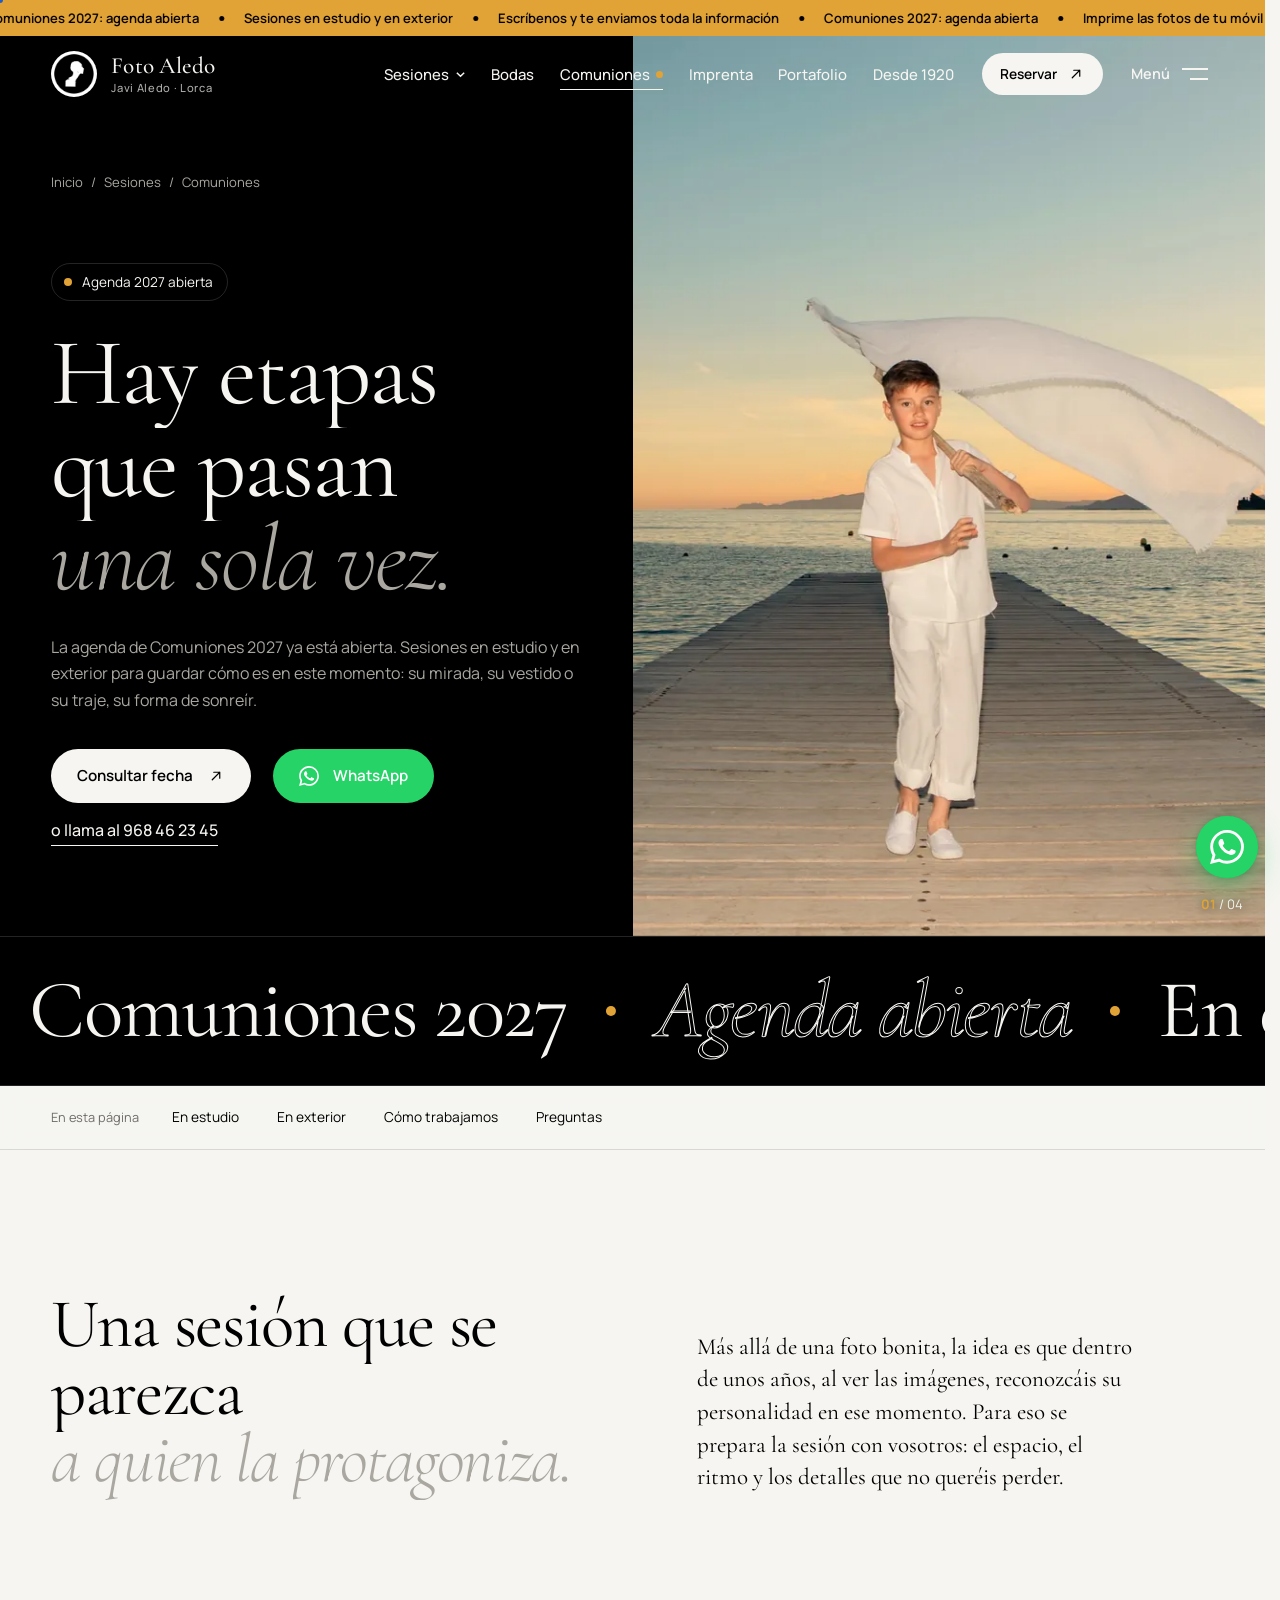
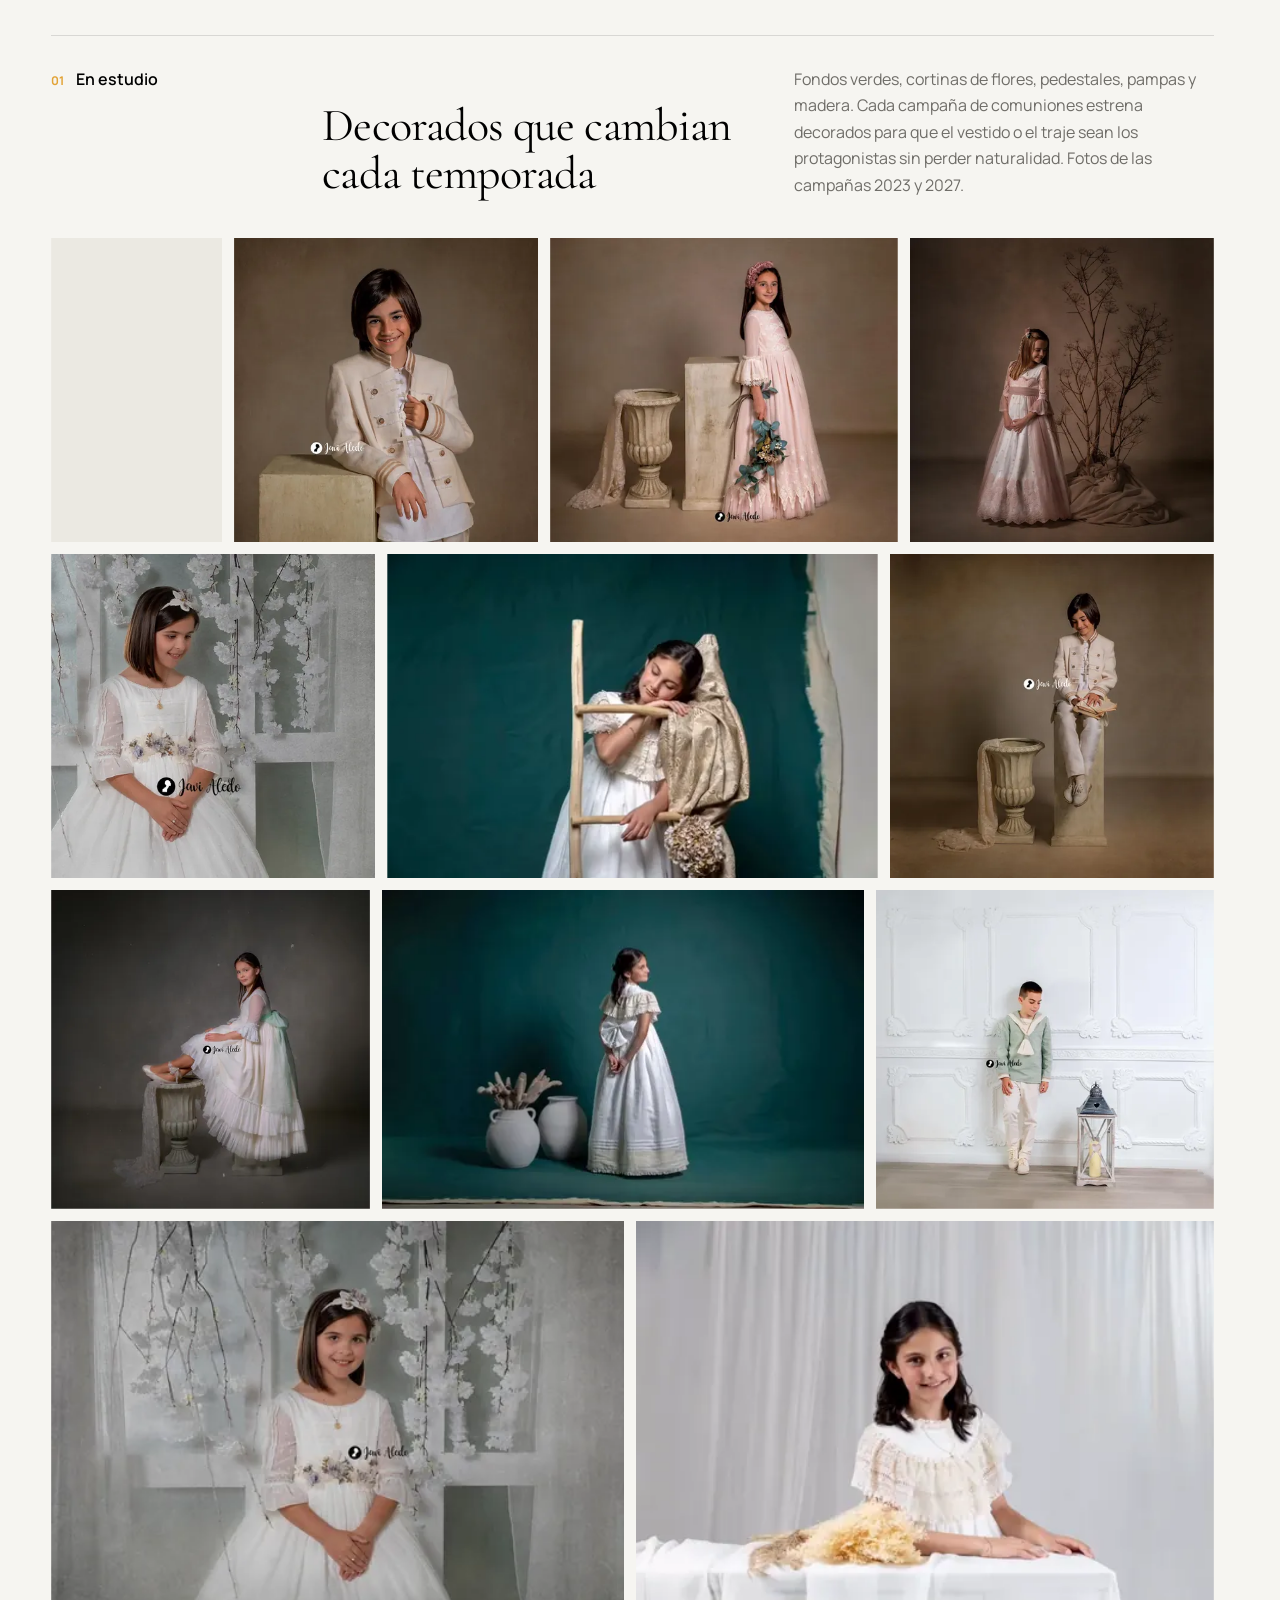
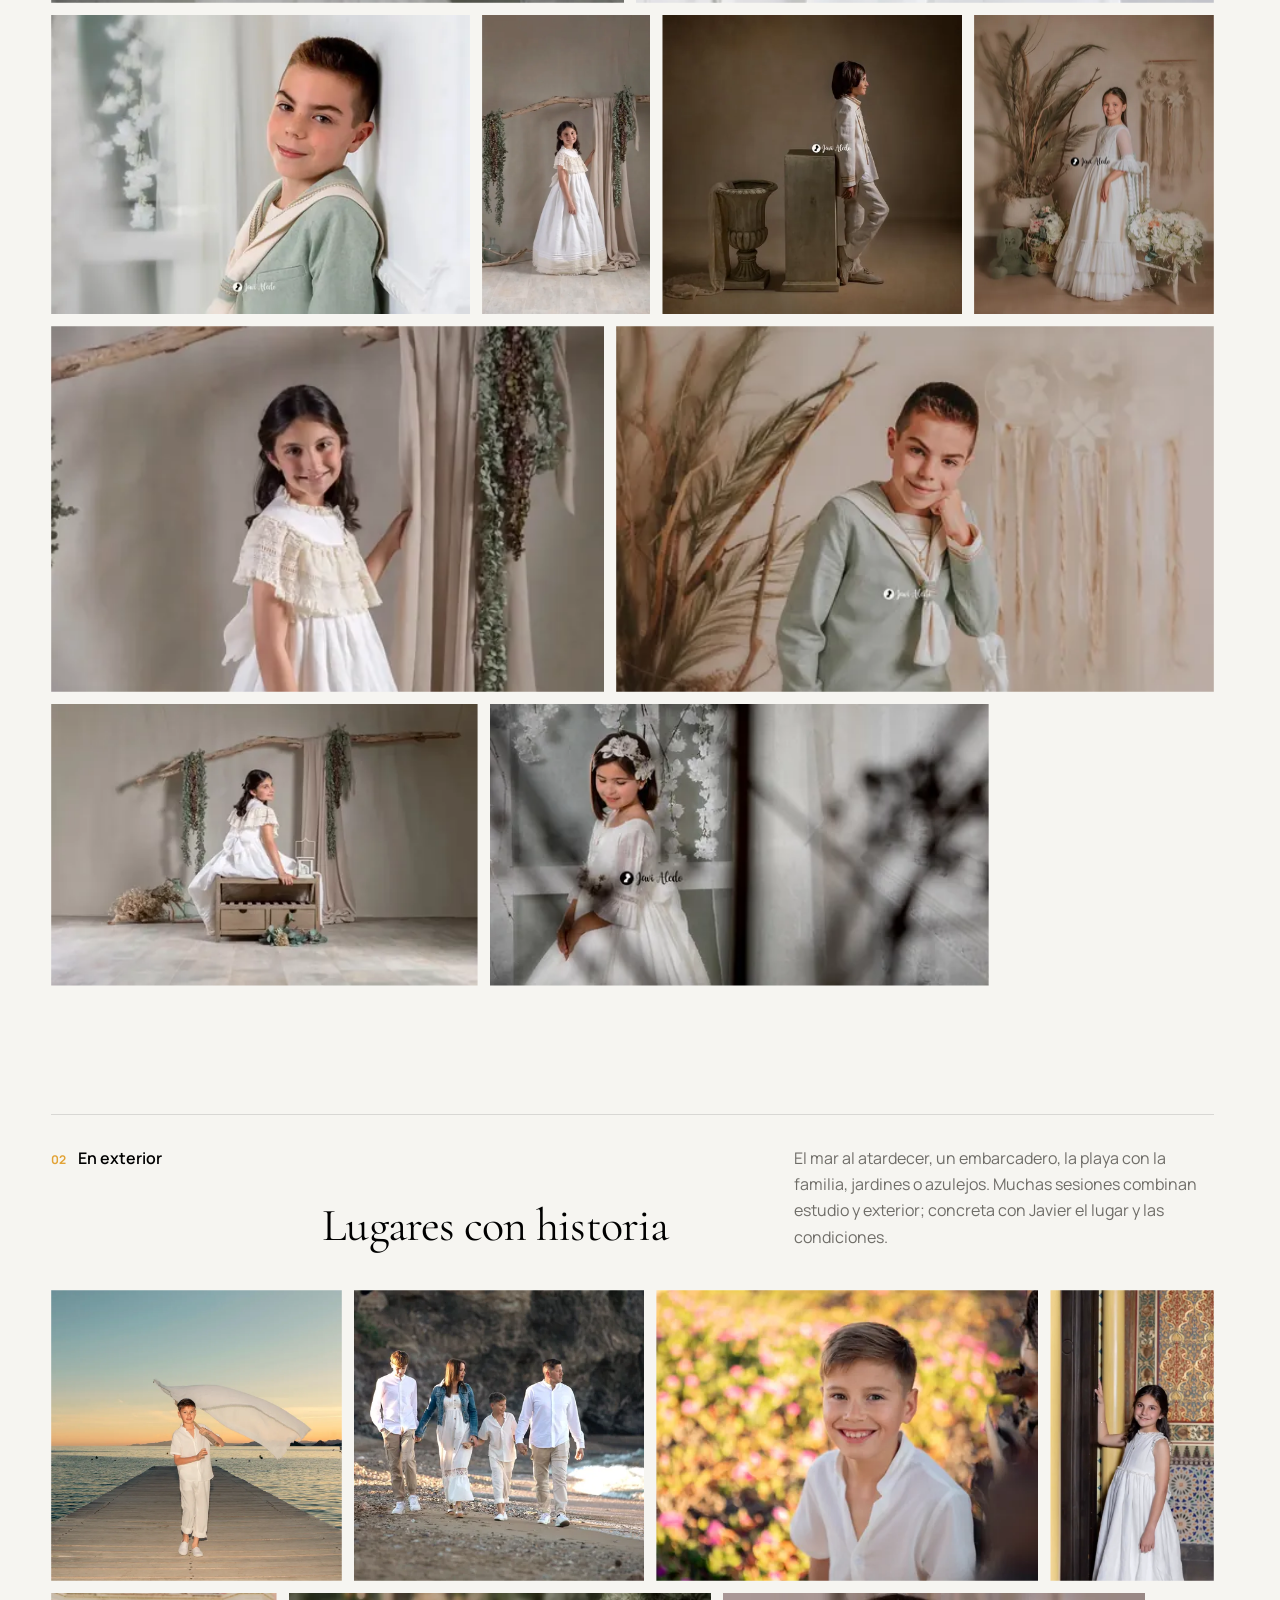
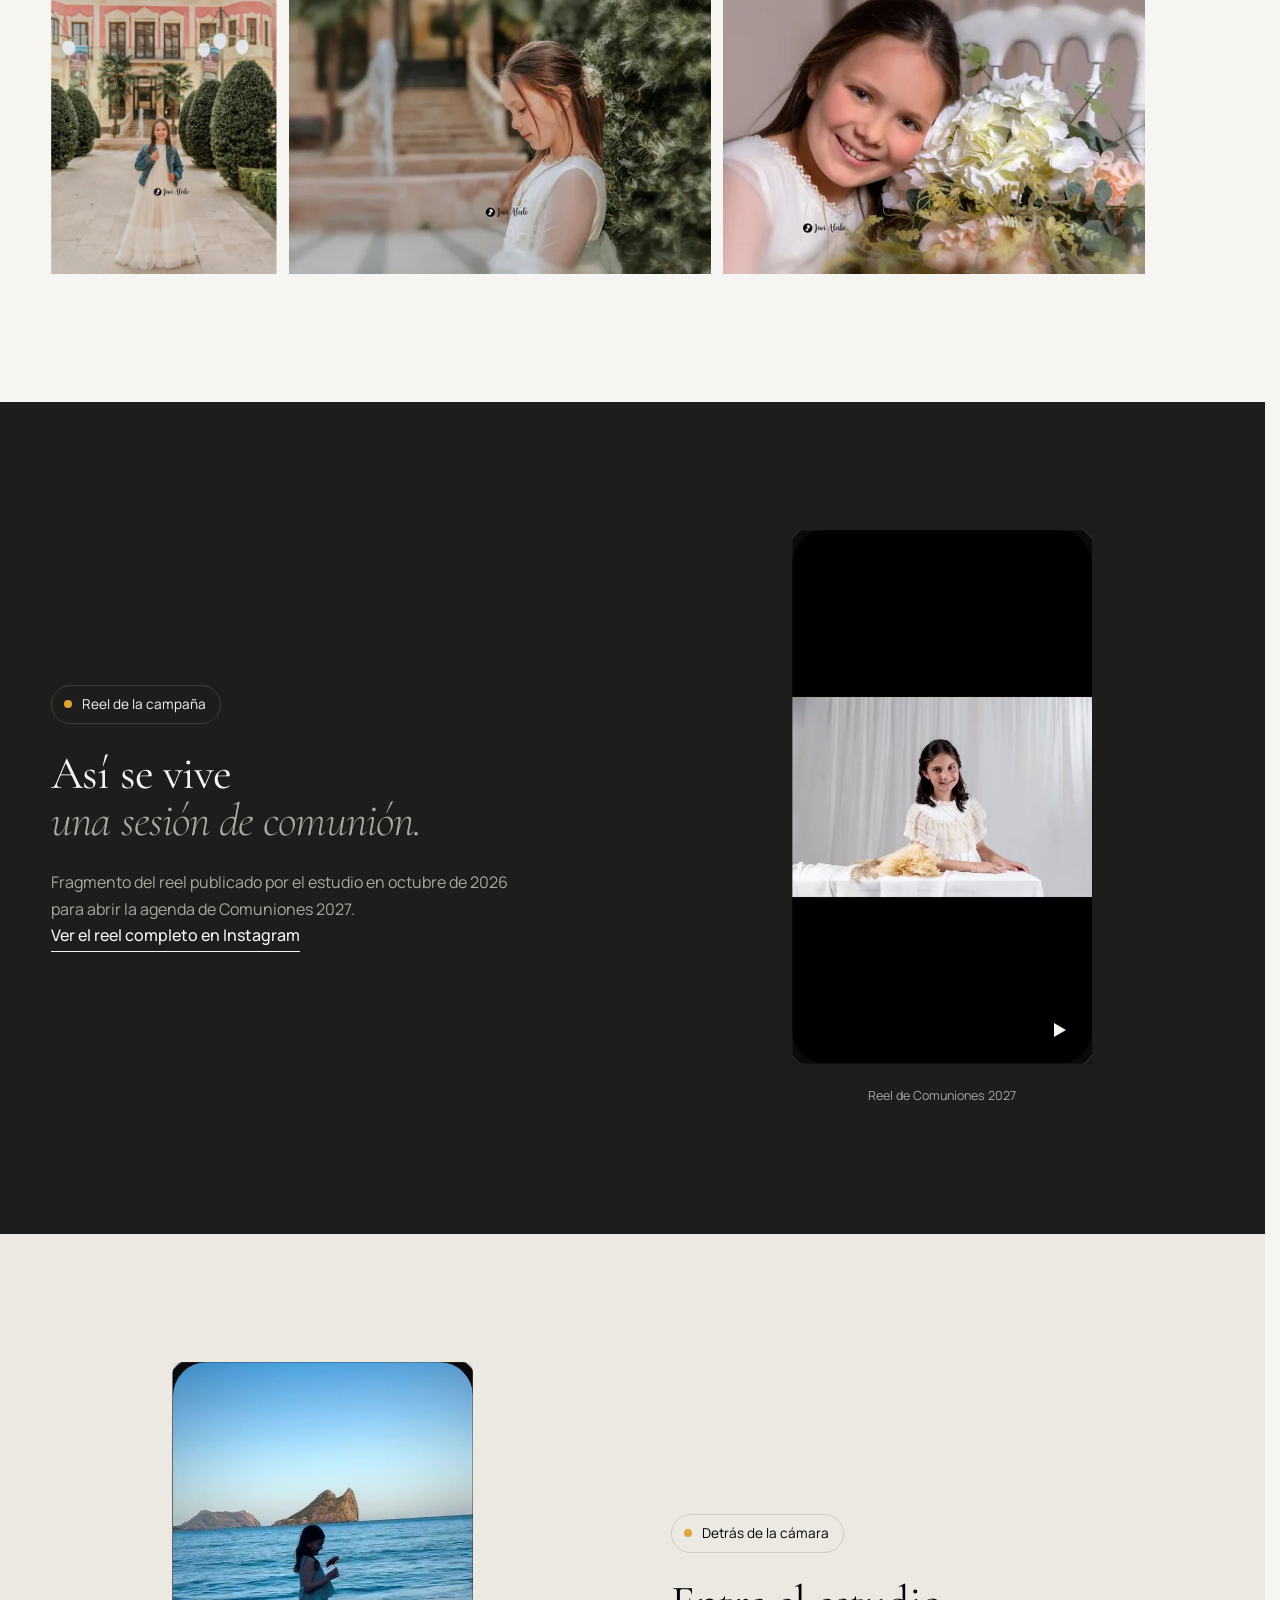
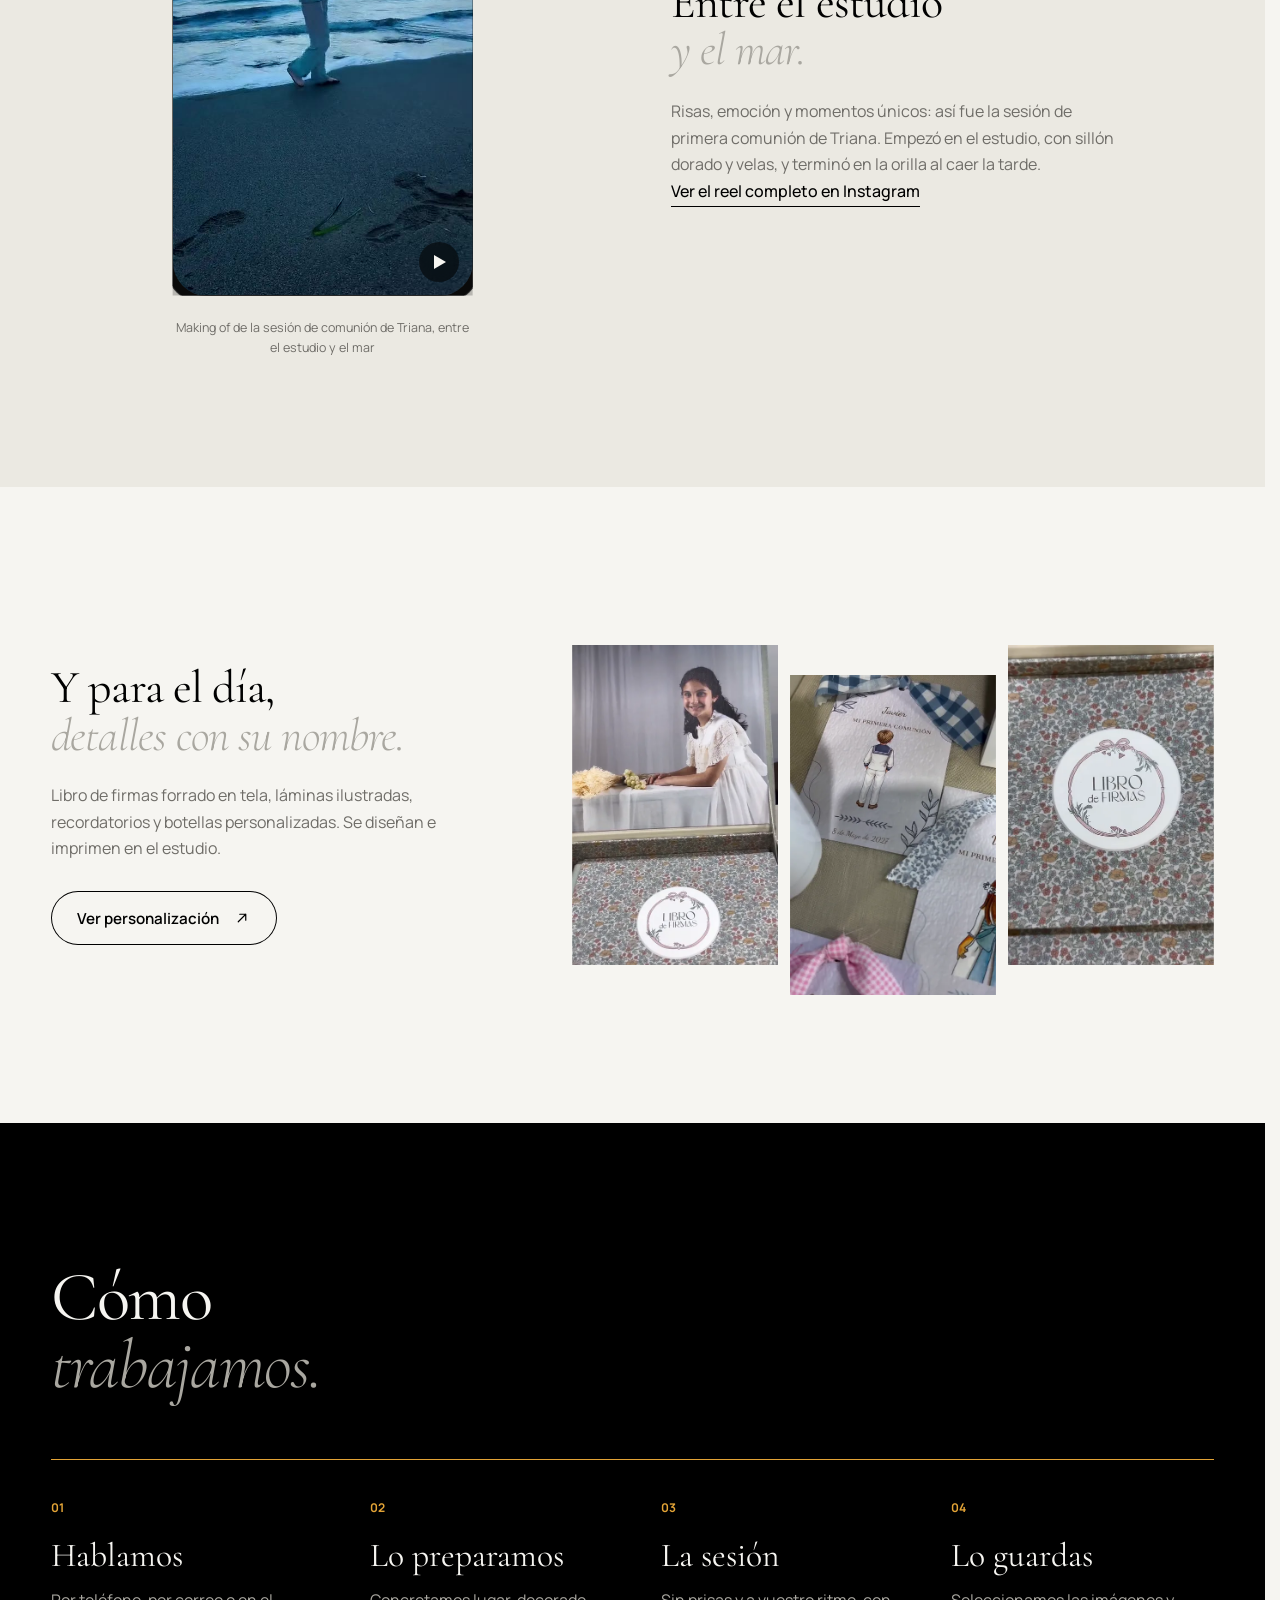
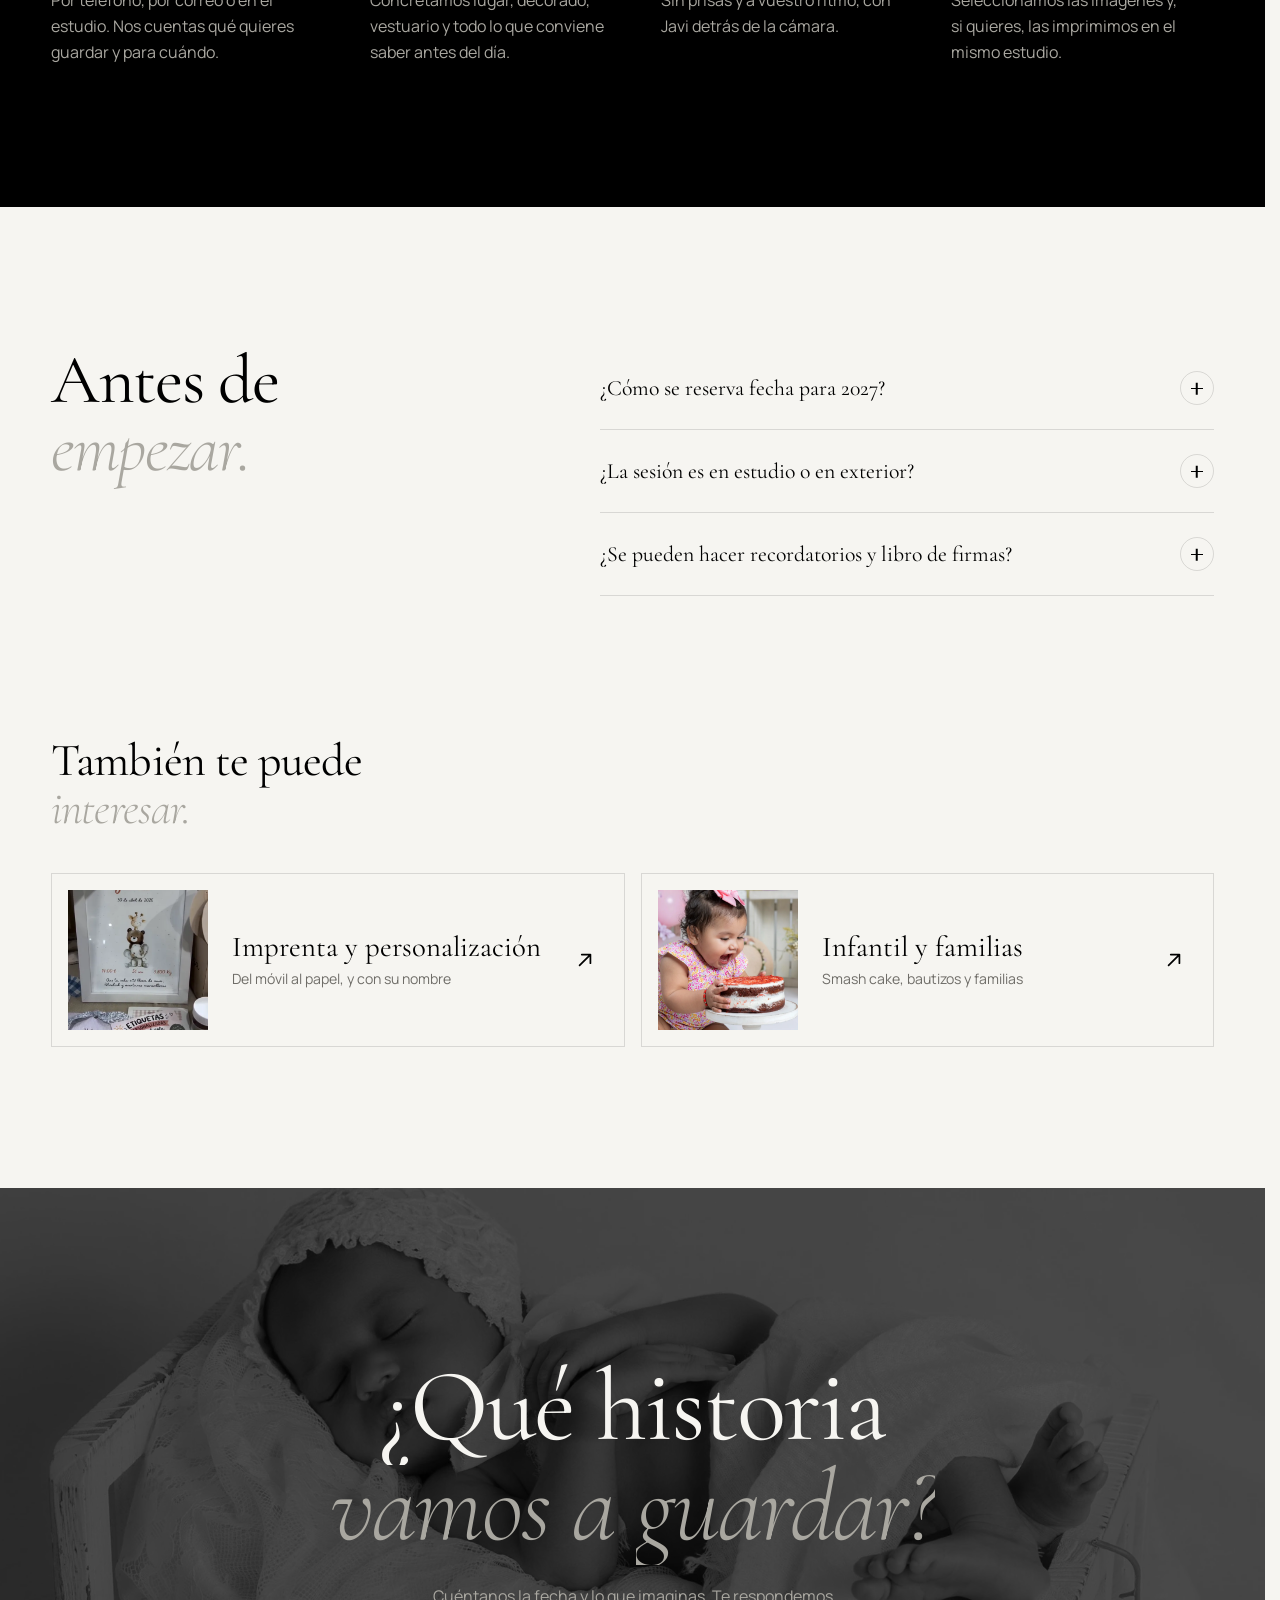
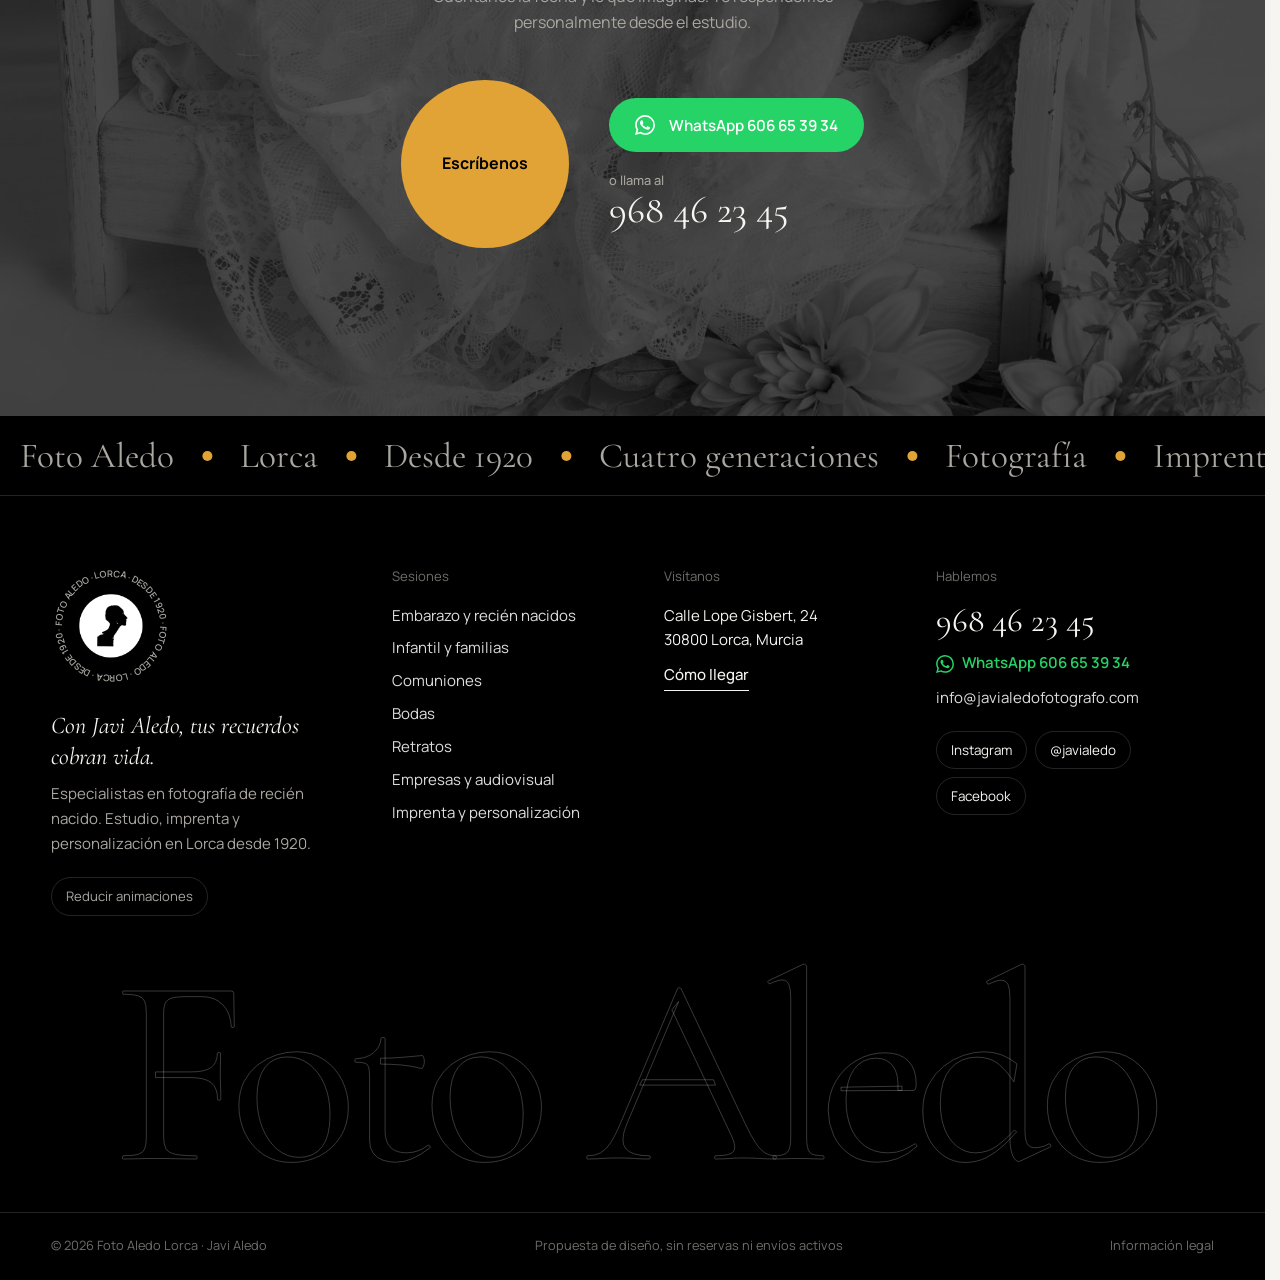
<file: comuniones.html>
<!doctype html><html lang="es" class="no-js"><head><meta charset="utf-8"><meta name="viewport" content="width=device-width, initial-scale=1"><meta name="robots" content="noindex, nofollow, noarchive"><meta name="theme-color" content="#000000"><title>Comuniones en Lorca | Foto Aledo Lorca</title><meta name="description" content="La agenda de Comuniones 2027 ya está abierta. Sesiones en estudio y en exterior para guardar cómo es en este momento: su mirada, su vestido o su traje, su forma de sonreír."><link rel="canonical" href="https://sefiro888.github.io/foto-aledo-lorca/comuniones.html"><meta property="og:site_name" content="Foto Aledo Lorca"><meta property="og:type" content="website"><meta property="og:locale" content="es_ES"><meta property="og:url" content="https://sefiro888.github.io/foto-aledo-lorca/comuniones.html"><meta property="og:title" content="Comuniones 2027 · Foto Aledo Lorca"><meta property="og:description" content="Agenda de Comuniones 2027 abierta: sesiones en estudio y en exterior, libro de firmas y recordatorios. WhatsApp 606 65 39 34."><meta property="og:image" content="https://sefiro888.github.io/foto-aledo-lorca/assets/share/comuniones.jpg?v=3.0"><meta property="og:image:secure_url" content="https://sefiro888.github.io/foto-aledo-lorca/assets/share/comuniones.jpg?v=3.0"><meta property="og:image:type" content="image/jpeg"><meta property="og:image:width" content="1200"><meta property="og:image:height" content="630"><meta property="og:image:alt" content="Foto Aledo, Lorca: Comuniones 2027. Agenda 2027 abierta."><meta name="twitter:card" content="summary_large_image"><meta name="twitter:title" content="Comuniones 2027 · Foto Aledo Lorca"><meta name="twitter:description" content="Agenda de Comuniones 2027 abierta: sesiones en estudio y en exterior, libro de firmas y recordatorios. WhatsApp 606 65 39 34."><meta name="twitter:image" content="https://sefiro888.github.io/foto-aledo-lorca/assets/share/comuniones.jpg?v=3.0"><link rel="icon" href="assets/logo.webp"><link rel="apple-touch-icon" href="assets/share/icon-180.png"><link rel="stylesheet" href="assets/fonts/editorial.css"><link rel="stylesheet" href="assets/fonts/sans.css"><link rel="stylesheet" href="styles.css?v=3.0"><script>(function(d){d.classList.replace("no-js","js");try{if(localStorage.getItem("fa-motion")==="reduce"){d.classList.add("reduce");return}if(matchMedia("(prefers-reduced-motion: reduce)").matches)return;if(sessionStorage.getItem("fa-shutter")==="1")d.classList.add("is-entering");}catch(e){}})(document.documentElement)</script><script src="config.js" defer></script><script src="app.js?v=3.0" defer></script></head><body data-page="comuniones" data-theme="dark"><a class="skip" href="#contenido">Saltar al contenido</a><div class="progress" aria-hidden="true"><span></span></div><a class="announce" href="comuniones.html"><div class="marquee announce-marquee" data-marquee data-speed="0.6" aria-hidden="true"><div class="marquee-track"><div class="marquee-set"><span>Comuniones 2027: agenda abierta</span><i aria-hidden="true"></i><span>Sesiones en estudio y en exterior</span><i aria-hidden="true"></i><span>Escríbenos y te enviamos toda la información</span><i aria-hidden="true"></i><span>Comuniones 2027: agenda abierta</span><i aria-hidden="true"></i><span>Imprime las fotos de tu móvil al instante</span><i aria-hidden="true"></i></div><div class="marquee-set"><span>Comuniones 2027: agenda abierta</span><i aria-hidden="true"></i><span>Sesiones en estudio y en exterior</span><i aria-hidden="true"></i><span>Escríbenos y te enviamos toda la información</span><i aria-hidden="true"></i><span>Comuniones 2027: agenda abierta</span><i aria-hidden="true"></i><span>Imprime las fotos de tu móvil al instante</span><i aria-hidden="true"></i></div></div></div><span class="sr-only">Comuniones 2027: agenda abierta. Ver información.</span></a><header class="header" data-header><div class="header-inner"><a class="brand" href="index.html" aria-label="Foto Aledo, inicio"><span class="logo-ring" aria-hidden="true"><svg viewBox="0 0 100 100"><defs><path id="ringh" d="M50,50 m-41,0 a41,41 0 1,1 82,0 a41,41 0 1,1 -82,0"/></defs><text><textPath href="#ringh" textLength="256" lengthAdjust="spacing">Foto Aledo · Lorca · desde 1920 · Foto Aledo · Lorca · desde 1920 ·</textPath></text></svg></span><img src="assets/logo.webp" alt="" width="46" height="46"><span class="brand-word">Foto Aledo<small>Javi Aledo · Lorca</small></span></a><nav class="nav" aria-label="Principal"><ul><li class="has-mega"><button type="button" class="nav-btn" aria-expanded="false" aria-controls="mega" data-mega-toggle>Sesiones<svg viewBox="0 0 12 12" aria-hidden="true"><path d="M2 4l4 4 4-4"/></svg></button><div class="mega" id="mega" data-mega><div class="mega-inner"><div class="mega-col"><p class="mega-label">Sesiones y servicios</p><ul class="mega-list"><li><a href="embarazo-recien-nacidos.html" data-preview="951"><span class="mega-name">Embarazo y newborn</span><span class="mega-short">Nuestra especialidad</span></a></li><li><a href="infantil-familias.html" data-preview="1056"><span class="mega-name">Infantil y familias</span><span class="mega-short">Smash cake, bautizos y familias</span></a></li><li><a href="comuniones.html" data-preview="960" aria-current="page"><span class="mega-name">Comuniones 2027</span><span class="mega-short">Agenda 2027 abierta</span><span class="badge">2027</span></a></li><li><a href="bodas.html" data-preview="1003"><span class="mega-name">Bodas y preboda</span><span class="mega-short">Preboda, boda y postboda</span></a></li><li><a href="retratos.html" data-preview="602"><span class="mega-name">Retratos</span><span class="mega-short">Estudio y exterior</span></a></li><li><a href="empresas-audiovisual.html" data-preview="996"><span class="mega-name">Empresas, vídeo y dron</span><span class="mega-short">Eventos, producto, vídeo y dron</span></a></li><li><a href="impresion-personalizacion.html" data-preview="978"><span class="mega-name">Imprenta y personalización</span><span class="mega-short">Del móvil al papel, y con su nombre</span></a></li></ul></div><div class="mega-preview" aria-hidden="true"><span class="mega-img" data-for="951"><img src="assets/951.webp" alt="" width="476" height="597" loading="lazy" decoding="async"></span><span class="mega-img" data-for="1056"><img src="assets/1056.webp" srcset="assets/1056-480.webp 480w, assets/1056-960.webp 960w, assets/1056.webp 2000w" sizes="420px" alt="" width="2000" height="2000" loading="lazy" decoding="async"></span><span class="mega-img" data-for="960"><img src="assets/960.webp" srcset="assets/960-480.webp 480w, assets/960.webp 720w" sizes="420px" alt="" width="720" height="1280" loading="lazy" decoding="async"></span><span class="mega-img" data-for="1003"><img src="assets/1003.webp" srcset="assets/1003-480.webp 480w, assets/1003-960.webp 960w, assets/1003.webp 1440w" sizes="420px" alt="" width="1440" height="1040" loading="lazy" decoding="async"></span><span class="mega-img" data-for="602"><img src="assets/602.webp" srcset="assets/602-480.webp 480w, assets/602-960.webp 960w, assets/602.webp 1441w" sizes="420px" alt="" width="1441" height="1920" loading="lazy" decoding="async"></span><span class="mega-img" data-for="996"><img src="assets/996.webp" srcset="assets/996-480.webp 480w, assets/996-960.webp 960w, assets/996.webp 2400w" sizes="420px" alt="" width="2400" height="1350" loading="lazy" decoding="async"></span><span class="mega-img" data-for="978"><img src="assets/978.webp" srcset="assets/978-480.webp 480w, assets/978.webp 720w" sizes="420px" alt="" width="720" height="1280" loading="lazy" decoding="async"></span><span class="mega-caption">Elige una sesión</span></div><div class="mega-aside"><p class="mega-label">¿No sabes cuál?</p><p>Cuéntanos qué quieres guardar y te orientamos.</p><a class="mega-phone" href="tel:+34968462345" data-phone>968 46 23 45</a><a class="btn btn-wa btn-small" href="https://wa.me/34606653934?text=Hola%20Javi%2C%20he%20visto%20la%20web%20de%20Foto%20Aledo%20y%20me%20gustar%C3%ADa%20pedir%20informaci%C3%B3n." target="_blank" rel="noopener" data-wa="index"><svg class="wa-ico" viewBox="0 0 24 24" aria-hidden="true"><path fill="currentColor" d="M17.472 14.382c-.297-.149-1.758-.867-2.03-.967-.273-.099-.471-.148-.67.15-.197.297-.767.966-.94 1.164-.173.199-.347.223-.644.075-.297-.15-1.255-.463-2.39-1.475-.883-.788-1.48-1.761-1.653-2.059-.173-.297-.018-.458.13-.606.134-.133.298-.347.446-.52.149-.174.198-.298.298-.497.099-.198.05-.371-.025-.52-.075-.149-.669-1.612-.916-2.207-.242-.579-.487-.5-.669-.51-.173-.008-.371-.01-.57-.01-.198 0-.52.074-.792.372-.272.297-1.04 1.016-1.04 2.479 0 1.462 1.065 2.875 1.213 3.074.149.198 2.096 3.2 5.077 4.487.709.306 1.262.489 1.694.625.712.227 1.36.195 1.871.118.571-.085 1.758-.719 2.006-1.413.248-.694.248-1.289.173-1.413-.074-.124-.272-.198-.57-.347m-5.421 7.403h-.004a9.87 9.87 0 0 1-5.031-1.378l-.361-.214-3.741.982.998-3.648-.235-.374a9.86 9.86 0 0 1-1.51-5.26c.001-5.45 4.436-9.884 9.888-9.884 2.64 0 5.122 1.03 6.988 2.898a9.825 9.825 0 0 1 2.893 6.994c-.003 5.45-4.437 9.884-9.885 9.884m8.413-18.297A11.815 11.815 0 0 0 12.05 0C5.495 0 .16 5.335.157 11.892c0 2.096.547 4.142 1.588 5.945L.057 24l6.305-1.654a11.882 11.882 0 0 0 5.683 1.448h.005c6.554 0 11.89-5.335 11.893-11.893a11.821 11.821 0 0 0-3.48-8.413Z"/></svg><span>WhatsApp 606 65 39 34</span></a><a class="link" href="contacto.html">Escribir al estudio</a><a class="mega-all" href="portfolio.html">Ver todo el portafolio <svg class="ico" viewBox="0 0 24 24" aria-hidden="true"><path d="M7 17 17 7M9 7h8v8"/></svg></a></div></div></div></li><li><a href="bodas.html">Bodas</a></li><li><a href="comuniones.html" aria-current="page">Comuniones <span class="dot" aria-label="agenda 2027 abierta"></span></a></li><li><a href="impresion-personalizacion.html">Imprenta</a></li><li><a href="portfolio.html">Portafolio</a></li><li><a href="historia.html">Desde 1920</a></li></ul></nav><div class="header-actions"><a class="btn btn-small" href="contacto.html" data-magnetic><span>Reservar</span><svg class="ico" viewBox="0 0 24 24" aria-hidden="true"><path d="M7 17 17 7M9 7h8v8"/></svg></a><button type="button" class="burger" aria-expanded="false" aria-controls="overlay" data-menu-toggle><span class="burger-label">Menú</span><span class="burger-lines" aria-hidden="true"><i></i><i></i></span></button></div></div></header><div class="overlay" id="overlay" data-overlay hidden><div class="ov-grid"><nav class="ov-nav" aria-label="Menú completo"><ul><li style="--i:0"><a href="index.html" data-preview="220"><span class="ov-num">01</span><span class="ov-text">Inicio</span></a></li><li style="--i:1"><a href="bodas.html" data-preview="500"><span class="ov-num">02</span><span class="ov-text">Bodas</span></a></li><li style="--i:2"><a href="comuniones.html" data-preview="960" aria-current="page"><span class="ov-num">03</span><span class="ov-text">Comuniones 2027</span></a></li><li style="--i:3"><a href="embarazo-recien-nacidos.html" data-preview="951"><span class="ov-num">04</span><span class="ov-text">Embarazo y recién nacidos</span></a></li><li style="--i:4"><a href="infantil-familias.html" data-preview="954"><span class="ov-num">05</span><span class="ov-text">Infantil y familias</span></a></li><li style="--i:5"><a href="retratos.html" data-preview="602"><span class="ov-num">06</span><span class="ov-text">Retratos</span></a></li><li style="--i:6"><a href="impresion-personalizacion.html" data-preview="978"><span class="ov-num">07</span><span class="ov-text">Imprenta y personalización</span></a></li><li style="--i:7"><a href="empresas-audiovisual.html" data-preview="801"><span class="ov-num">08</span><span class="ov-text">Empresas, vídeo y dron</span></a></li><li style="--i:8"><a href="portfolio.html" data-preview="507"><span class="ov-num">09</span><span class="ov-text">Portafolio</span></a></li><li style="--i:9"><a href="historia.html" data-preview="701"><span class="ov-num">10</span><span class="ov-text">Desde 1920</span></a></li><li style="--i:10"><a href="contacto.html" data-preview="950"><span class="ov-num">11</span><span class="ov-text">Contacto</span></a></li></ul></nav><div class="ov-visual" aria-hidden="true"><span class="ov-img" data-for="220"><img src="assets/220.webp" srcset="assets/220-480.webp 480w, assets/220-960.webp 960w, assets/220.webp 1920w" sizes="40vw" alt="" width="1920" height="1920" loading="lazy" decoding="async"></span><span class="ov-img" data-for="500"><img src="assets/500.webp" srcset="assets/500-480.webp 480w, assets/500-960.webp 960w, assets/500.webp 1920w" sizes="40vw" alt="" width="1920" height="1280" loading="lazy" decoding="async"></span><span class="ov-img" data-for="960"><img src="assets/960.webp" srcset="assets/960-480.webp 480w, assets/960.webp 720w" sizes="40vw" alt="" width="720" height="1280" loading="lazy" decoding="async"></span><span class="ov-img" data-for="951"><img src="assets/951.webp" alt="" width="476" height="597" loading="lazy" decoding="async"></span><span class="ov-img" data-for="954"><img src="assets/954.webp" srcset="assets/954-480.webp 480w, assets/954.webp 640w" sizes="40vw" alt="" width="640" height="528" loading="lazy" decoding="async"></span><span class="ov-img" data-for="602"><img src="assets/602.webp" srcset="assets/602-480.webp 480w, assets/602-960.webp 960w, assets/602.webp 1441w" sizes="40vw" alt="" width="1441" height="1920" loading="lazy" decoding="async"></span><span class="ov-img" data-for="978"><img src="assets/978.webp" srcset="assets/978-480.webp 480w, assets/978.webp 720w" sizes="40vw" alt="" width="720" height="1280" loading="lazy" decoding="async"></span><span class="ov-img" data-for="801"><img src="assets/801.webp" alt="" width="1920" height="1280" loading="lazy" decoding="async"></span><span class="ov-img" data-for="507"><img src="assets/507.webp" srcset="assets/507-480.webp 480w, assets/507.webp 960w" sizes="40vw" alt="" width="960" height="640" loading="lazy" decoding="async"></span><span class="ov-img" data-for="701"><img src="assets/701.webp" srcset="assets/701-480.webp 480w, assets/701-960.webp 960w, assets/701.webp 1080w" sizes="40vw" alt="" width="1080" height="1920" loading="lazy" decoding="async"></span><span class="ov-img" data-for="950"><img src="assets/950.webp" alt="" width="480" height="640" loading="lazy" decoding="async"></span></div><div class="ov-foot"><div><p class="mega-label">Estudio</p><p>Calle Lope Gisbert, 24 · 30800 Lorca, Murcia</p><a class="link" href="https://www.google.com/maps/search/?api=1&query=Foto+Aledo+Calle+Lope+Gisbert+24+Lorca" target="_blank" rel="noopener">Cómo llegar</a></div><div><p class="mega-label">Llámanos o escríbenos</p><a class="ov-big" href="tel:+34968462345" data-phone>968 46 23 45</a><a class="btn btn-wa btn-small" href="https://wa.me/34606653934?text=Hola%20Javi%2C%20he%20visto%20la%20web%20de%20Foto%20Aledo%20y%20me%20gustar%C3%ADa%20pedir%20informaci%C3%B3n." target="_blank" rel="noopener" data-wa="index"><svg class="wa-ico" viewBox="0 0 24 24" aria-hidden="true"><path fill="currentColor" d="M17.472 14.382c-.297-.149-1.758-.867-2.03-.967-.273-.099-.471-.148-.67.15-.197.297-.767.966-.94 1.164-.173.199-.347.223-.644.075-.297-.15-1.255-.463-2.39-1.475-.883-.788-1.48-1.761-1.653-2.059-.173-.297-.018-.458.13-.606.134-.133.298-.347.446-.52.149-.174.198-.298.298-.497.099-.198.05-.371-.025-.52-.075-.149-.669-1.612-.916-2.207-.242-.579-.487-.5-.669-.51-.173-.008-.371-.01-.57-.01-.198 0-.52.074-.792.372-.272.297-1.04 1.016-1.04 2.479 0 1.462 1.065 2.875 1.213 3.074.149.198 2.096 3.2 5.077 4.487.709.306 1.262.489 1.694.625.712.227 1.36.195 1.871.118.571-.085 1.758-.719 2.006-1.413.248-.694.248-1.289.173-1.413-.074-.124-.272-.198-.57-.347m-5.421 7.403h-.004a9.87 9.87 0 0 1-5.031-1.378l-.361-.214-3.741.982.998-3.648-.235-.374a9.86 9.86 0 0 1-1.51-5.26c.001-5.45 4.436-9.884 9.888-9.884 2.64 0 5.122 1.03 6.988 2.898a9.825 9.825 0 0 1 2.893 6.994c-.003 5.45-4.437 9.884-9.885 9.884m8.413-18.297A11.815 11.815 0 0 0 12.05 0C5.495 0 .16 5.335.157 11.892c0 2.096.547 4.142 1.588 5.945L.057 24l6.305-1.654a11.882 11.882 0 0 0 5.683 1.448h.005c6.554 0 11.89-5.335 11.893-11.893a11.821 11.821 0 0 0-3.48-8.413Z"/></svg><span>WhatsApp 606 65 39 34</span></a></div><div><p class="mega-label">Síguenos</p><a class="link" href="https://www.instagram.com/fotoaledo/" target="_blank" rel="noopener">Instagram @fotoaledo</a><a class="link" href="https://www.facebook.com/FotoAledoLorca/" target="_blank" rel="noopener">Facebook</a></div></div></div></div><main id="contenido"><section class="s-hero" data-theme="dark"><div class="s-hero-copy"><nav class="crumbs" aria-label="Ruta"><a href="index.html">Inicio</a><span aria-hidden="true">/</span><a href="index.html#sesiones">Sesiones</a><span aria-hidden="true">/</span><span aria-current="page">Comuniones</span></nav><p class="pill"><span class="rec" aria-hidden="true"></span>Agenda 2027 abierta</p><h1 class="h-hero" data-split>Hay etapas que pasan <em>una sola vez.</em></h1><p class="s-lead">La agenda de Comuniones 2027 ya está abierta. Sesiones en estudio y en exterior para guardar cómo es en este momento: su mirada, su vestido o su traje, su forma de sonreír.</p><div class="hero-actions"><a class="btn" href="contacto.html?servicio=comuniones" data-magnetic><span>Consultar fecha</span><svg class="ico" viewBox="0 0 24 24" aria-hidden="true"><path d="M7 17 17 7M9 7h8v8"/></svg></a><a class="btn btn-wa" href="https://wa.me/34606653934?text=Hola%20Javi%2C%20COMUNI%C3%93N.%20Me%20gustar%C3%ADa%20informaci%C3%B3n%20sobre%20las%20sesiones%20de%20Comuniones%202027.%20La%20fecha%20de%20la%20comuni%C3%B3n%20es%3A%20" target="_blank" rel="noopener" data-wa="comuniones"><svg class="wa-ico" viewBox="0 0 24 24" aria-hidden="true"><path fill="currentColor" d="M17.472 14.382c-.297-.149-1.758-.867-2.03-.967-.273-.099-.471-.148-.67.15-.197.297-.767.966-.94 1.164-.173.199-.347.223-.644.075-.297-.15-1.255-.463-2.39-1.475-.883-.788-1.48-1.761-1.653-2.059-.173-.297-.018-.458.13-.606.134-.133.298-.347.446-.52.149-.174.198-.298.298-.497.099-.198.05-.371-.025-.52-.075-.149-.669-1.612-.916-2.207-.242-.579-.487-.5-.669-.51-.173-.008-.371-.01-.57-.01-.198 0-.52.074-.792.372-.272.297-1.04 1.016-1.04 2.479 0 1.462 1.065 2.875 1.213 3.074.149.198 2.096 3.2 5.077 4.487.709.306 1.262.489 1.694.625.712.227 1.36.195 1.871.118.571-.085 1.758-.719 2.006-1.413.248-.694.248-1.289.173-1.413-.074-.124-.272-.198-.57-.347m-5.421 7.403h-.004a9.87 9.87 0 0 1-5.031-1.378l-.361-.214-3.741.982.998-3.648-.235-.374a9.86 9.86 0 0 1-1.51-5.26c.001-5.45 4.436-9.884 9.888-9.884 2.64 0 5.122 1.03 6.988 2.898a9.825 9.825 0 0 1 2.893 6.994c-.003 5.45-4.437 9.884-9.885 9.884m8.413-18.297A11.815 11.815 0 0 0 12.05 0C5.495 0 .16 5.335.157 11.892c0 2.096.547 4.142 1.588 5.945L.057 24l6.305-1.654a11.882 11.882 0 0 0 5.683 1.448h.005c6.554 0 11.89-5.335 11.893-11.893a11.821 11.821 0 0 0-3.48-8.413Z"/></svg><span>WhatsApp</span></a><a class="link" href="tel:+34968462345" data-phone>o llama al 968 46 23 45</a></div></div><div class="s-hero-media" data-mini-slides><div class="sh-slide is-active"><img src="assets/1055.webp" srcset="assets/1055-480.webp 480w, assets/1055-960.webp 960w, assets/1055.webp 1440w" sizes="(max-width: 900px) 100vw, 55vw" alt="Niño de comunión en un embarcadero sobre el mar al atardecer" width="1440" height="1440" fetchpriority="high" decoding="async"></div><div class="sh-slide"><img src="assets/960.webp" srcset="assets/960-480.webp 480w, assets/960.webp 720w" sizes="(max-width: 900px) 100vw, 55vw" alt="Niña de comunión junto a una escalera de madera sobre fondo verde" width="720" height="1280" loading="lazy" decoding="async"></div><div class="sh-slide"><img src="assets/1022.webp" srcset="assets/1022-480.webp 480w, assets/1022-960.webp 960w, assets/1022.webp 1440w" sizes="(max-width: 900px) 100vw, 55vw" alt="Niño de comunión sonriente con chaqueta de marinero" width="1440" height="1440" loading="lazy" decoding="async"></div><div class="sh-slide"><img src="assets/1027.webp" srcset="assets/1027-480.webp 480w, assets/1027-960.webp 960w, assets/1027.webp 1440w" sizes="(max-width: 900px) 100vw, 55vw" alt="Niña de comunión con vestido rosa junto a un pedestal" width="1440" height="1260" loading="lazy" decoding="async"></div><span class="sh-count" aria-hidden="true"><b>01</b> / 04</span></div></section><div class="marquee big-marquee" data-marquee data-speed="1" aria-hidden="true"><div class="marquee-track"><div class="marquee-set"><span>Comuniones 2027</span><i aria-hidden="true"></i><span>Agenda abierta</span><i aria-hidden="true"></i><span>En estudio</span><i aria-hidden="true"></i><span>En exterior</span><i aria-hidden="true"></i><span>Su vestido</span><i aria-hidden="true"></i><span>Su traje</span><i aria-hidden="true"></i><span>Su mirada</span><i aria-hidden="true"></i></div><div class="marquee-set"><span>Comuniones 2027</span><i aria-hidden="true"></i><span>Agenda abierta</span><i aria-hidden="true"></i><span>En estudio</span><i aria-hidden="true"></i><span>En exterior</span><i aria-hidden="true"></i><span>Su vestido</span><i aria-hidden="true"></i><span>Su traje</span><i aria-hidden="true"></i><span>Su mirada</span><i aria-hidden="true"></i></div></div></div><nav class="chapters-nav" aria-label="En esta página"><div class="wrap"><span>En esta página</span><a href="#cap-1">En estudio</a><a href="#cap-2">En exterior</a><a href="#proceso">Cómo trabajamos</a><a href="#preguntas">Preguntas</a></div></nav><section class="s-intro wrap"><h2 class="h-xl" data-split>Una sesión que se parezca <em>a quien la protagoniza.</em></h2><p class="lead-p">Más allá de una foto bonita, la idea es que dentro de unos años, al ver las imágenes, reconozcáis su personalidad en ese momento. Para eso se prepara la sesión con vosotros: el espacio, el ritmo y los detalles que no queréis perder.</p></section><section class="chapter wrap" id="cap-1"><div class="ch-head"><p class="ch-tag"><b>01</b>En estudio</p><h2 class="h-lg">Decorados que cambian cada temporada</h2><p>Fondos verdes, cortinas de flores, pedestales, pampas y madera. Cada campaña de comuniones estrena decorados para que el vestido o el traje sean los protagonistas sin perder naturalidad. Fotos de las campañas 2023 y 2027.</p></div><div class="masonry"><div class="jg-item" style="--ar:0.562"><button type="button" class="shot tall" data-full="assets/960.webp" data-caption="En estudio · Comuniones" aria-label="Ampliar fotografía: En estudio · Comuniones"><span class="shot-frame"><img src="assets/960.webp" srcset="assets/960-480.webp 480w, assets/960.webp 720w" sizes="(max-width: 760px) 60vw, 33vw" alt="Niña de comunión junto a una escalera de madera sobre fondo verde" width="720" height="1280" loading="lazy" decoding="async"></span></button></div><div class="jg-item" style="--ar:1.000"><button type="button" class="shot square" data-full="assets/1022.webp" data-caption="En estudio · Comuniones" aria-label="Ampliar fotografía: En estudio · Comuniones"><span class="shot-frame"><img src="assets/1022.webp" srcset="assets/1022-480.webp 480w, assets/1022-960.webp 960w, assets/1022.webp 1440w" sizes="(max-width: 760px) 60vw, 33vw" alt="Niño de comunión sonriente con chaqueta de marinero" width="1440" height="1440" loading="lazy" decoding="async"></span></button></div><div class="jg-item" style="--ar:1.143"><button type="button" class="shot square" data-full="assets/1027.webp" data-caption="En estudio · Comuniones" aria-label="Ampliar fotografía: En estudio · Comuniones"><span class="shot-frame"><img src="assets/1027.webp" srcset="assets/1027-480.webp 480w, assets/1027-960.webp 960w, assets/1027.webp 1440w" sizes="(max-width: 760px) 60vw, 33vw" alt="Niña de comunión con vestido rosa junto a un pedestal" width="1440" height="1260" loading="lazy" decoding="async"></span></button></div><div class="jg-item" style="--ar:1.000"><button type="button" class="shot square" data-full="assets/1020.webp" data-caption="En estudio · Comuniones" aria-label="Ampliar fotografía: En estudio · Comuniones"><span class="shot-frame"><img src="assets/1020.webp" srcset="assets/1020-480.webp 480w, assets/1020-960.webp 960w, assets/1020.webp 1440w" sizes="(max-width: 760px) 60vw, 33vw" alt="Niña de comunión con vestido rosa junto a unas ramas secas" width="1440" height="1440" loading="lazy" decoding="async"></span></button></div><div class="jg-item" style="--ar:1.000"><button type="button" class="shot square" data-full="assets/1024.webp" data-caption="En estudio · Comuniones" aria-label="Ampliar fotografía: En estudio · Comuniones"><span class="shot-frame"><img src="assets/1024.webp" srcset="assets/1024-480.webp 480w, assets/1024-960.webp 960w, assets/1024.webp 1365w" sizes="(max-width: 760px) 60vw, 33vw" alt="Niña de comunión con ramo ante un fondo de flores blancas" width="1365" height="1365" loading="lazy" decoding="async"></span></button></div><div class="jg-item" style="--ar:1.513"><button type="button" class="shot wide" data-full="assets/967.webp" data-caption="En estudio · Comuniones" aria-label="Ampliar fotografía: En estudio · Comuniones"><span class="shot-frame"><img src="assets/967.webp" srcset="assets/967-480.webp 480w, assets/967.webp 720w" sizes="(max-width: 760px) 60vw, 33vw" alt="Niña de comunión apoyada en una escalera de madera" width="720" height="476" loading="lazy" decoding="async"></span></button></div><div class="jg-item" style="--ar:1.000"><button type="button" class="shot square" data-full="assets/1021.webp" data-caption="En estudio · Comuniones" aria-label="Ampliar fotografía: En estudio · Comuniones"><span class="shot-frame"><img src="assets/1021.webp" srcset="assets/1021-480.webp 480w, assets/1021-960.webp 960w, assets/1021.webp 1440w" sizes="(max-width: 760px) 60vw, 33vw" alt="Niño de comunión sentado sobre un pedestal con un jarrón" width="1440" height="1440" loading="lazy" decoding="async"></span></button></div><div class="jg-item" style="--ar:1.000"><button type="button" class="shot square" data-full="assets/1028.webp" data-caption="En estudio · Comuniones" aria-label="Ampliar fotografía: En estudio · Comuniones"><span class="shot-frame"><img src="assets/1028.webp" srcset="assets/1028-480.webp 480w, assets/1028-960.webp 960w, assets/1028.webp 1440w" sizes="(max-width: 760px) 60vw, 33vw" alt="Niña de comunión sentada sobre fondo oscuro" width="1440" height="1440" loading="lazy" decoding="async"></span></button></div><div class="jg-item" style="--ar:1.513"><button type="button" class="shot wide" data-full="assets/964.webp" data-caption="En estudio · Comuniones" aria-label="Ampliar fotografía: En estudio · Comuniones"><span class="shot-frame"><img src="assets/964.webp" srcset="assets/964-480.webp 480w, assets/964.webp 720w" sizes="(max-width: 760px) 60vw, 33vw" alt="Niña de comunión de cuerpo entero sobre fondo verde" width="720" height="476" loading="lazy" decoding="async"></span></button></div><div class="jg-item" style="--ar:1.060"><button type="button" class="shot square" data-full="assets/1034.webp" data-caption="En estudio · Comuniones" aria-label="Ampliar fotografía: En estudio · Comuniones"><span class="shot-frame"><img src="assets/1034.webp" srcset="assets/1034-480.webp 480w, assets/1034-960.webp 960w, assets/1034.webp 1440w" sizes="(max-width: 760px) 60vw, 33vw" alt="Niño de comunión junto a un farol en un decorado blanco" width="1440" height="1359" loading="lazy" decoding="async"></span></button></div><div class="jg-item" style="--ar:1.500"><button type="button" class="shot wide" data-full="assets/1026.webp" data-caption="En estudio · Comuniones" aria-label="Ampliar fotografía: En estudio · Comuniones"><span class="shot-frame"><img src="assets/1026.webp" srcset="assets/1026-480.webp 480w, assets/1026-960.webp 960w, assets/1026.webp 1440w" sizes="(max-width: 760px) 60vw, 33vw" alt="Niña de comunión sentada ante cortinas de flores" width="1440" height="960" loading="lazy" decoding="async"></span></button></div><div class="jg-item" style="--ar:1.513"><button type="button" class="shot wide" data-full="assets/963.webp" data-caption="En estudio · Comuniones" aria-label="Ampliar fotografía: En estudio · Comuniones"><span class="shot-frame"><img src="assets/963.webp" srcset="assets/963-480.webp 480w, assets/963.webp 720w" sizes="(max-width: 760px) 60vw, 33vw" alt="Niña de comunión sentada ante una mesa con cortinas blancas" width="720" height="476" loading="lazy" decoding="async"></span></button></div><div class="jg-item" style="--ar:1.398"><button type="button" class="shot wide" data-full="assets/1033.webp" data-caption="En estudio · Comuniones" aria-label="Ampliar fotografía: En estudio · Comuniones"><span class="shot-frame"><img src="assets/1033.webp" srcset="assets/1033-480.webp 480w, assets/1033-960.webp 960w, assets/1033.webp 1440w" sizes="(max-width: 760px) 60vw, 33vw" alt="Retrato de un niño de comunión con traje verde agua" width="1440" height="1030" loading="lazy" decoding="async"></span></button></div><div class="jg-item" style="--ar:0.562"><button type="button" class="shot tall" data-full="assets/961.webp" data-caption="En estudio · Comuniones" aria-label="Ampliar fotografía: En estudio · Comuniones"><span class="shot-frame"><img src="assets/961.webp" srcset="assets/961-480.webp 480w, assets/961.webp 720w" sizes="(max-width: 760px) 60vw, 33vw" alt="Niña de comunión con vestido largo en un decorado claro" width="720" height="1280" loading="lazy" decoding="async"></span></button></div><div class="jg-item" style="--ar:1.000"><button type="button" class="shot square" data-full="assets/1023.webp" data-caption="En estudio · Comuniones" aria-label="Ampliar fotografía: En estudio · Comuniones"><span class="shot-frame"><img src="assets/1023.webp" srcset="assets/1023-480.webp 480w, assets/1023-960.webp 960w, assets/1023.webp 1440w" sizes="(max-width: 760px) 60vw, 33vw" alt="Niño de comunión de pie junto a un pedestal" width="1440" height="1440" loading="lazy" decoding="async"></span></button></div><div class="jg-item" style="--ar:0.800"><button type="button" class="shot tall" data-full="assets/1032.webp" data-caption="En estudio · Comuniones" aria-label="Ampliar fotografía: En estudio · Comuniones"><span class="shot-frame"><img src="assets/1032.webp" srcset="assets/1032-480.webp 480w, assets/1032-960.webp 960w, assets/1032.webp 1440w" sizes="(max-width: 760px) 60vw, 33vw" alt="Niña de comunión en un decorado con flores secas" width="1440" height="1800" loading="lazy" decoding="async"></span></button></div><div class="jg-item" style="--ar:1.513"><button type="button" class="shot wide" data-full="assets/965.webp" data-caption="En estudio · Comuniones" aria-label="Ampliar fotografía: En estudio · Comuniones"><span class="shot-frame"><img src="assets/965.webp" srcset="assets/965-480.webp 480w, assets/965.webp 720w" sizes="(max-width: 760px) 60vw, 33vw" alt="Retrato de comunión con flores secas" width="720" height="476" loading="lazy" decoding="async"></span></button></div><div class="jg-item" style="--ar:1.635"><button type="button" class="shot wide" data-full="assets/1035.webp" data-caption="En estudio · Comuniones" aria-label="Ampliar fotografía: En estudio · Comuniones"><span class="shot-frame"><img src="assets/1035.webp" srcset="assets/1035-480.webp 480w, assets/1035-960.webp 960w, assets/1035.webp 1440w" sizes="(max-width: 760px) 60vw, 33vw" alt="Niño de comunión apoyado en un decorado con pampas" width="1440" height="881" loading="lazy" decoding="async"></span></button></div><div class="jg-item" style="--ar:1.513"><button type="button" class="shot wide" data-full="assets/966.webp" data-caption="En estudio · Comuniones" aria-label="Ampliar fotografía: En estudio · Comuniones"><span class="shot-frame"><img src="assets/966.webp" srcset="assets/966-480.webp 480w, assets/966.webp 720w" sizes="(max-width: 760px) 60vw, 33vw" alt="Niña de comunión sentada en un baúl" width="720" height="476" loading="lazy" decoding="async"></span></button></div><div class="jg-item" style="--ar:1.771"><button type="button" class="shot wide" data-full="assets/1025.webp" data-caption="En estudio · Comuniones" aria-label="Ampliar fotografía: En estudio · Comuniones"><span class="shot-frame"><img src="assets/1025.webp" srcset="assets/1025-480.webp 480w, assets/1025-960.webp 960w, assets/1025.webp 1440w" sizes="(max-width: 760px) 60vw, 33vw" alt="Niña de comunión entre flores blancas" width="1440" height="813" loading="lazy" decoding="async"></span></button></div></div></section><section class="chapter wrap" id="cap-2"><div class="ch-head"><p class="ch-tag"><b>02</b>En exterior</p><h2 class="h-lg">Lugares con historia</h2><p>El mar al atardecer, un embarcadero, la playa con la familia, jardines o azulejos. Muchas sesiones combinan estudio y exterior; concreta con Javier el lugar y las condiciones.</p></div><div class="masonry"><div class="jg-item" style="--ar:1.000"><button type="button" class="shot square" data-full="assets/1055.webp" data-caption="En exterior · Comuniones" aria-label="Ampliar fotografía: En exterior · Comuniones"><span class="shot-frame"><img src="assets/1055.webp" srcset="assets/1055-480.webp 480w, assets/1055-960.webp 960w, assets/1055.webp 1440w" sizes="(max-width: 760px) 60vw, 33vw" alt="Niño de comunión en un embarcadero sobre el mar al atardecer" width="1440" height="1440" loading="lazy" decoding="async"></span></button></div><div class="jg-item" style="--ar:1.000"><button type="button" class="shot square" data-full="assets/1054.webp" data-caption="En exterior · Comuniones" aria-label="Ampliar fotografía: En exterior · Comuniones"><span class="shot-frame"><img src="assets/1054.webp" srcset="assets/1054-480.webp 480w, assets/1054-960.webp 960w, assets/1054.webp 1440w" sizes="(max-width: 760px) 60vw, 33vw" alt="Familia paseando por la orilla el día de la comunión" width="1440" height="1440" loading="lazy" decoding="async"></span></button></div><div class="jg-item" style="--ar:1.315"><button type="button" class="shot wide" data-full="assets/1053.webp" data-caption="En exterior · Comuniones" aria-label="Ampliar fotografía: En exterior · Comuniones"><span class="shot-frame"><img src="assets/1053.webp" srcset="assets/1053-480.webp 480w, assets/1053-960.webp 960w, assets/1053.webp 1440w" sizes="(max-width: 760px) 60vw, 33vw" alt="Niño de comunión sonriente entre flores al atardecer" width="1440" height="1095" loading="lazy" decoding="async"></span></button></div><div class="jg-item" style="--ar:0.562"><button type="button" class="shot tall" data-full="assets/962.webp" data-caption="En exterior · Comuniones" aria-label="Ampliar fotografía: En exterior · Comuniones"><span class="shot-frame"><img src="assets/962.webp" srcset="assets/962-480.webp 480w, assets/962.webp 720w" sizes="(max-width: 760px) 60vw, 33vw" alt="Niña de comunión junto a un mural de azulejos" width="720" height="1280" loading="lazy" decoding="async"></span></button></div><div class="jg-item" style="--ar:0.800"><button type="button" class="shot tall" data-full="assets/1031.webp" data-caption="En exterior · Comuniones" aria-label="Ampliar fotografía: En exterior · Comuniones"><span class="shot-frame"><img src="assets/1031.webp" srcset="assets/1031-480.webp 480w, assets/1031-960.webp 960w, assets/1031.webp 1440w" sizes="(max-width: 760px) 60vw, 33vw" alt="Niña de comunión con chaqueta vaquera en una plaza" width="1440" height="1800" loading="lazy" decoding="async"></span></button></div><div class="jg-item" style="--ar:1.500"><button type="button" class="shot wide" data-full="assets/1029.webp" data-caption="En exterior · Comuniones" aria-label="Ampliar fotografía: En exterior · Comuniones"><span class="shot-frame"><img src="assets/1029.webp" srcset="assets/1029-480.webp 480w, assets/1029-960.webp 960w, assets/1029.webp 1440w" sizes="(max-width: 760px) 60vw, 33vw" alt="Niña de comunión de perfil en un jardín" width="1440" height="960" loading="lazy" decoding="async"></span></button></div><div class="jg-item" style="--ar:1.500"><button type="button" class="shot wide" data-full="assets/1030.webp" data-caption="En exterior · Comuniones" aria-label="Ampliar fotografía: En exterior · Comuniones"><span class="shot-frame"><img src="assets/1030.webp" srcset="assets/1030-480.webp 480w, assets/1030-960.webp 960w, assets/1030.webp 1440w" sizes="(max-width: 760px) 60vw, 33vw" alt="Retrato sonriente de una niña de comunión con flores" width="1440" height="960" loading="lazy" decoding="async"></span></button></div></div></section><section class="spotlight" data-theme="dark"><div class="wrap spot-grid"><div class="spot-copy"><p class="pill"><span class="rec" aria-hidden="true"></span>Reel de la campaña</p><h2 class="h-lg">Así se vive <em>una sesión de comunión.</em></h2><p>Fragmento del reel publicado por el estudio en octubre de 2026 para abrir la agenda de Comuniones 2027.</p><a class="link" href="https://www.instagram.com/fotoaledo/reel/DeOh7cHOInj/" target="_blank" rel="noopener">Ver el reel completo en Instagram</a></div><div class="spot-media"><figure class="phone "><div class="phone-screen"><video data-autoplay muted loop playsinline preload="none" poster="assets/video/comuniones-poster.jpg" aria-label="Reel de Comuniones 2027"><source src="assets/video/comuniones.mp4" type="video/mp4"></video><button type="button" class="video-toggle" aria-label="Pausar vídeo" data-video-toggle><span></span></button></div><figcaption>Reel de Comuniones 2027</figcaption></figure></div></div></section><section class="spotlight spot-light"><div class="wrap spot-grid"><div class="spot-media"><figure class="phone "><div class="phone-screen"><video data-autoplay muted loop playsinline preload="none" poster="assets/video/comunion-mar-poster.jpg" aria-label="Making of de la sesión de comunión de Triana, entre el estudio y el mar"><source src="assets/video/comunion-mar.mp4" type="video/mp4"></video><button type="button" class="video-toggle" aria-label="Pausar vídeo" data-video-toggle><span></span></button></div><figcaption>Making of de la sesión de comunión de Triana, entre el estudio y el mar</figcaption></figure></div><div class="spot-copy"><p class="pill"><span class="rec" aria-hidden="true"></span>Detrás de la cámara</p><h2 class="h-lg">Entre el estudio <em>y el mar.</em></h2><p>Risas, emoción y momentos únicos: así fue la sesión de primera comunión de Triana. Empezó en el estudio, con sillón dorado y velas, y terminó en la orilla al caer la tarde.</p><a class="link" href="https://www.instagram.com/fotoaledo/reel/DWn7bPqjKCL/" target="_blank" rel="noopener">Ver el reel completo en Instagram</a></div></div></section><section class="wrap combo"><div class="combo-copy"><h2 class="h-lg">Y para el día, <em>detalles con su nombre.</em></h2><p>Libro de firmas forrado en tela, láminas ilustradas, recordatorios y botellas personalizadas. Se diseñan e imprimen en el estudio.</p><a class="btn btn-ghost" href="impresion-personalizacion.html" data-magnetic><span>Ver personalización</span><svg class="ico" viewBox="0 0 24 24" aria-hidden="true"><path d="M7 17 17 7M9 7h8v8"/></svg></a></div><div class="combo-pics"><button type="button" class="shot tall" data-full="assets/974.webp" data-caption="Libro de firmas de comunión junto a una fotografía impresa" aria-label="Ampliar fotografía: Libro de firmas de comunión junto a una fotografía impresa"><span class="shot-frame"><img src="assets/974.webp" srcset="assets/974-480.webp 480w, assets/974.webp 720w" sizes="(max-width: 760px) 100vw, 33vw" alt="Libro de firmas de comunión junto a una fotografía impresa" width="720" height="1280" loading="lazy" decoding="async"></span></button><button type="button" class="shot tall" data-full="assets/979.webp" data-caption="Láminas ilustradas de comunión con lazo" aria-label="Ampliar fotografía: Láminas ilustradas de comunión con lazo"><span class="shot-frame"><img src="assets/979.webp" srcset="assets/979-480.webp 480w, assets/979.webp 720w" sizes="(max-width: 760px) 100vw, 33vw" alt="Láminas ilustradas de comunión con lazo" width="720" height="1280" loading="lazy" decoding="async"></span></button><button type="button" class="shot tall" data-full="assets/975.webp" data-caption="Libro de firmas forrado en tela de flores" aria-label="Ampliar fotografía: Libro de firmas forrado en tela de flores"><span class="shot-frame"><img src="assets/975.webp" srcset="assets/975-480.webp 480w, assets/975.webp 720w" sizes="(max-width: 760px) 100vw, 33vw" alt="Libro de firmas forrado en tela de flores" width="720" height="1280" loading="lazy" decoding="async"></span></button></div></section><section class="process" id="proceso" data-theme="dark"><div class="wrap"><h2 class="h-xl">Cómo <em>trabajamos.</em></h2><ol class="steps" data-steps><li><b>01</b><h3>Hablamos</h3><p>Por teléfono, por correo o en el estudio. Nos cuentas qué quieres guardar y para cuándo.</p></li><li><b>02</b><h3>Lo preparamos</h3><p>Concretamos lugar, decorado, vestuario y todo lo que conviene saber antes del día.</p></li><li><b>03</b><h3>La sesión</h3><p>Sin prisas y a vuestro ritmo, con Javi detrás de la cámara.</p></li><li><b>04</b><h3>Lo guardas</h3><p>Seleccionamos las imágenes y, si quieres, las imprimimos en el mismo estudio.</p></li></ol></div></section><section class="faq wrap" id="preguntas"><h2 class="h-xl">Antes de <em>empezar.</em></h2><div class="faq-list"><details class="faq-item"><summary>¿Cómo se reserva fecha para 2027?<span class="faq-icon" aria-hidden="true"></span></summary><div class="faq-body"><p>Escribe o llama al estudio indicando la fecha de la comunión. También puedes escribir por Instagram con la palabra COMUNIÓN para recibir la información.</p></div></details><details class="faq-item"><summary>¿La sesión es en estudio o en exterior?<span class="faq-icon" aria-hidden="true"></span></summary><div class="faq-body"><p>Puede ser en estudio, en exterior o combinando ambos. Lo concretáis con Javier según lo que imaginéis.</p></div></details><details class="faq-item"><summary>¿Se pueden hacer recordatorios y libro de firmas?<span class="faq-icon" aria-hidden="true"></span></summary><div class="faq-body"><p>Sí: el estudio diseña e imprime detalles personalizados como libros de firmas y láminas. Mira la sección de personalización o pregunta al reservar.</p></div></details></div></section><section class="related wrap"><h2 class="h-lg">También te puede <em>interesar.</em></h2><div class="rel-grid"><a class="rel" href="impresion-personalizacion.html"><span class="rel-img"><img src="assets/978.webp" srcset="assets/978-480.webp 480w, assets/978.webp 720w" sizes="(max-width: 760px) 90vw, 45vw" alt="Lámina de nacimiento personalizada" width="720" height="1280" loading="lazy" decoding="async"></span><span class="rel-name">Imprenta y personalización<small>Del móvil al papel, y con su nombre</small></span><svg class="ico" viewBox="0 0 24 24" aria-hidden="true"><path d="M7 17 17 7M9 7h8v8"/></svg></a><a class="rel" href="infantil-familias.html"><span class="rel-img"><img src="assets/1056.webp" srcset="assets/1056-480.webp 480w, assets/1056-960.webp 960w, assets/1056.webp 2000w" sizes="(max-width: 760px) 90vw, 45vw" alt="Bebé comiendo su tarta en una sesión smash cake" width="2000" height="2000" loading="lazy" decoding="async"></span><span class="rel-name">Infantil y familias<small>Smash cake, bautizos y familias</small></span><svg class="ico" viewBox="0 0 24 24" aria-hidden="true"><path d="M7 17 17 7M9 7h8v8"/></svg></a></div></section><section class="cta" data-cycle><div class="cta-bg" aria-hidden="true"><span class="cta-bg-img"><img src="assets/220.webp" srcset="assets/220-480.webp 480w, assets/220-960.webp 960w, assets/220.webp 1920w" sizes="100vw" alt="" width="1920" height="1920" loading="lazy" decoding="async"></span><span class="cta-bg-img"><img src="assets/960.webp" srcset="assets/960-480.webp 480w, assets/960.webp 720w" sizes="100vw" alt="" width="720" height="1280" loading="lazy" decoding="async"></span><span class="cta-bg-img"><img src="assets/500.webp" srcset="assets/500-480.webp 480w, assets/500-960.webp 960w, assets/500.webp 1920w" sizes="100vw" alt="" width="1920" height="1280" loading="lazy" decoding="async"></span><span class="cta-bg-img"><img src="assets/954.webp" srcset="assets/954-480.webp 480w, assets/954.webp 640w" sizes="100vw" alt="" width="640" height="528" loading="lazy" decoding="async"></span><span class="cta-bg-img"><img src="assets/211.webp" srcset="assets/211-480.webp 480w, assets/211-960.webp 960w, assets/211.webp 1920w" sizes="100vw" alt="" width="1920" height="1440" loading="lazy" decoding="async"></span></div><div class="cta-inner"><h2 class="cta-title" data-split>¿Qué historia <em>vamos a guardar?</em></h2><p>Cuéntanos la fecha y lo que imaginas. Te respondemos personalmente desde el estudio.</p><div class="cta-actions"><a class="cta-circle" href="contacto.html" data-magnetic><span>Escríbenos</span></a><div class="cta-alt"><a class="btn btn-wa" href="https://wa.me/34606653934?text=Hola%20Javi%2C%20COMUNI%C3%93N.%20Me%20gustar%C3%ADa%20informaci%C3%B3n%20sobre%20las%20sesiones%20de%20Comuniones%202027.%20La%20fecha%20de%20la%20comuni%C3%B3n%20es%3A%20" target="_blank" rel="noopener" data-wa="comuniones"><svg class="wa-ico" viewBox="0 0 24 24" aria-hidden="true"><path fill="currentColor" d="M17.472 14.382c-.297-.149-1.758-.867-2.03-.967-.273-.099-.471-.148-.67.15-.197.297-.767.966-.94 1.164-.173.199-.347.223-.644.075-.297-.15-1.255-.463-2.39-1.475-.883-.788-1.48-1.761-1.653-2.059-.173-.297-.018-.458.13-.606.134-.133.298-.347.446-.52.149-.174.198-.298.298-.497.099-.198.05-.371-.025-.52-.075-.149-.669-1.612-.916-2.207-.242-.579-.487-.5-.669-.51-.173-.008-.371-.01-.57-.01-.198 0-.52.074-.792.372-.272.297-1.04 1.016-1.04 2.479 0 1.462 1.065 2.875 1.213 3.074.149.198 2.096 3.2 5.077 4.487.709.306 1.262.489 1.694.625.712.227 1.36.195 1.871.118.571-.085 1.758-.719 2.006-1.413.248-.694.248-1.289.173-1.413-.074-.124-.272-.198-.57-.347m-5.421 7.403h-.004a9.87 9.87 0 0 1-5.031-1.378l-.361-.214-3.741.982.998-3.648-.235-.374a9.86 9.86 0 0 1-1.51-5.26c.001-5.45 4.436-9.884 9.888-9.884 2.64 0 5.122 1.03 6.988 2.898a9.825 9.825 0 0 1 2.893 6.994c-.003 5.45-4.437 9.884-9.885 9.884m8.413-18.297A11.815 11.815 0 0 0 12.05 0C5.495 0 .16 5.335.157 11.892c0 2.096.547 4.142 1.588 5.945L.057 24l6.305-1.654a11.882 11.882 0 0 0 5.683 1.448h.005c6.554 0 11.89-5.335 11.893-11.893a11.821 11.821 0 0 0-3.48-8.413Z"/></svg><span>WhatsApp 606 65 39 34</span></a><a class="cta-phone" href="tel:+34968462345" data-phone><small>o llama al</small>968 46 23 45</a></div></div></div></section></main><footer class="footer"><div class="marquee footer-marquee" data-marquee data-speed="0.5" aria-hidden="true"><div class="marquee-track"><div class="marquee-set"><span>Foto Aledo</span><i aria-hidden="true"></i><span>Lorca</span><i aria-hidden="true"></i><span>Desde 1920</span><i aria-hidden="true"></i><span>Cuatro generaciones</span><i aria-hidden="true"></i><span>Fotografía</span><i aria-hidden="true"></i><span>Imprenta</span><i aria-hidden="true"></i></div><div class="marquee-set"><span>Foto Aledo</span><i aria-hidden="true"></i><span>Lorca</span><i aria-hidden="true"></i><span>Desde 1920</span><i aria-hidden="true"></i><span>Cuatro generaciones</span><i aria-hidden="true"></i><span>Fotografía</span><i aria-hidden="true"></i><span>Imprenta</span><i aria-hidden="true"></i></div></div></div><div class="footer-grid"><div class="footer-brand"><span class="footer-logo"><span class="logo-ring" aria-hidden="true"><svg viewBox="0 0 100 100"><defs><path id="ringf" d="M50,50 m-41,0 a41,41 0 1,1 82,0 a41,41 0 1,1 -82,0"/></defs><text><textPath href="#ringf" textLength="256" lengthAdjust="spacing">Foto Aledo · Lorca · desde 1920 · Foto Aledo · Lorca · desde 1920 ·</textPath></text></svg></span><img src="assets/logo.webp" alt="" width="88" height="88" loading="lazy"></span><p class="f-motto">Con Javi Aledo, tus recuerdos cobran vida.</p><p>Especialistas en fotografía de recién nacido. Estudio, imprenta y personalización en Lorca desde 1920.</p><button type="button" class="motion-toggle" data-motion-toggle aria-pressed="false">Reducir animaciones</button></div><div><p class="f-label">Sesiones</p><ul><li><a href="embarazo-recien-nacidos.html">Embarazo y recién nacidos</a></li><li><a href="infantil-familias.html">Infantil y familias</a></li><li><a href="comuniones.html">Comuniones</a></li><li><a href="bodas.html">Bodas</a></li><li><a href="retratos.html">Retratos</a></li><li><a href="empresas-audiovisual.html">Empresas y audiovisual</a></li><li><a href="impresion-personalizacion.html">Imprenta y personalización</a></li></ul></div><div><p class="f-label">Visítanos</p><p>Calle Lope Gisbert, 24<br>30800 Lorca, Murcia</p><a class="link" href="https://www.google.com/maps/search/?api=1&query=Foto+Aledo+Calle+Lope+Gisbert+24+Lorca" target="_blank" rel="noopener">Cómo llegar</a></div><div><p class="f-label">Hablemos</p><a class="f-big" href="tel:+34968462345" data-phone>968 46 23 45</a><a class="f-wa" href="https://wa.me/34606653934?text=Hola%20Javi%2C%20COMUNI%C3%93N.%20Me%20gustar%C3%ADa%20informaci%C3%B3n%20sobre%20las%20sesiones%20de%20Comuniones%202027.%20La%20fecha%20de%20la%20comuni%C3%B3n%20es%3A%20" target="_blank" rel="noopener" data-wa="comuniones"><svg class="wa-ico" viewBox="0 0 24 24" aria-hidden="true"><path fill="currentColor" d="M17.472 14.382c-.297-.149-1.758-.867-2.03-.967-.273-.099-.471-.148-.67.15-.197.297-.767.966-.94 1.164-.173.199-.347.223-.644.075-.297-.15-1.255-.463-2.39-1.475-.883-.788-1.48-1.761-1.653-2.059-.173-.297-.018-.458.13-.606.134-.133.298-.347.446-.52.149-.174.198-.298.298-.497.099-.198.05-.371-.025-.52-.075-.149-.669-1.612-.916-2.207-.242-.579-.487-.5-.669-.51-.173-.008-.371-.01-.57-.01-.198 0-.52.074-.792.372-.272.297-1.04 1.016-1.04 2.479 0 1.462 1.065 2.875 1.213 3.074.149.198 2.096 3.2 5.077 4.487.709.306 1.262.489 1.694.625.712.227 1.36.195 1.871.118.571-.085 1.758-.719 2.006-1.413.248-.694.248-1.289.173-1.413-.074-.124-.272-.198-.57-.347m-5.421 7.403h-.004a9.87 9.87 0 0 1-5.031-1.378l-.361-.214-3.741.982.998-3.648-.235-.374a9.86 9.86 0 0 1-1.51-5.26c.001-5.45 4.436-9.884 9.888-9.884 2.64 0 5.122 1.03 6.988 2.898a9.825 9.825 0 0 1 2.893 6.994c-.003 5.45-4.437 9.884-9.885 9.884m8.413-18.297A11.815 11.815 0 0 0 12.05 0C5.495 0 .16 5.335.157 11.892c0 2.096.547 4.142 1.588 5.945L.057 24l6.305-1.654a11.882 11.882 0 0 0 5.683 1.448h.005c6.554 0 11.89-5.335 11.893-11.893a11.821 11.821 0 0 0-3.48-8.413Z"/></svg>WhatsApp 606 65 39 34</a><a href="mailto:info@javialedofotografo.com" data-email>info@javialedofotografo.com</a><div class="socials"><a href="https://www.instagram.com/fotoaledo/" target="_blank" rel="noopener">Instagram</a><a href="https://www.instagram.com/javialedo/" target="_blank" rel="noopener">@javialedo</a><a href="https://www.facebook.com/FotoAledoLorca/" target="_blank" rel="noopener">Facebook</a></div></div></div><p class="footer-word" aria-hidden="true">Foto Aledo</p><div class="footer-bottom"><span>© <span data-year>2026</span> Foto Aledo Lorca · Javi Aledo</span><span>Propuesta de diseño, sin reservas ni envíos activos</span><a href="informacion-legal.html">Información legal</a></div></footer><nav class="mobile-bar" aria-label="Acciones rápidas"><a href="tel:+34968462345" data-phone><svg viewBox="0 0 24 24" aria-hidden="true"><path d="M5 4h4l2 5-2.5 1.5a11 11 0 0 0 5 5L15 13l5 2v4a2 2 0 0 1-2 2A16 16 0 0 1 3 6a2 2 0 0 1 2-2"/></svg>Llamar</a><a href="https://www.google.com/maps/search/?api=1&query=Foto+Aledo+Calle+Lope+Gisbert+24+Lorca" target="_blank" rel="noopener"><svg viewBox="0 0 24 24" aria-hidden="true"><path d="M12 21s-7-6.2-7-12a7 7 0 0 1 14 0c0 5.8-7 12-7 12z"/><circle cx="12" cy="9" r="2.5"/></svg>Llegar</a><a href="contacto.html" class="mobile-bar-main">Pedir info</a></nav><a class="wa-float" href="https://wa.me/34606653934?text=Hola%20Javi%2C%20COMUNI%C3%93N.%20Me%20gustar%C3%ADa%20informaci%C3%B3n%20sobre%20las%20sesiones%20de%20Comuniones%202027.%20La%20fecha%20de%20la%20comuni%C3%B3n%20es%3A%20" target="_blank" rel="noopener" data-wa="comuniones" aria-label="Escribir a Javi por WhatsApp"><span class="wa-bubble" aria-hidden="true"><b>¿Hablamos?</b>Escríbele a Javi por WhatsApp</span><span class="wa-btn"><svg class="wa-ico" viewBox="0 0 24 24" aria-hidden="true"><path fill="currentColor" d="M17.472 14.382c-.297-.149-1.758-.867-2.03-.967-.273-.099-.471-.148-.67.15-.197.297-.767.966-.94 1.164-.173.199-.347.223-.644.075-.297-.15-1.255-.463-2.39-1.475-.883-.788-1.48-1.761-1.653-2.059-.173-.297-.018-.458.13-.606.134-.133.298-.347.446-.52.149-.174.198-.298.298-.497.099-.198.05-.371-.025-.52-.075-.149-.669-1.612-.916-2.207-.242-.579-.487-.5-.669-.51-.173-.008-.371-.01-.57-.01-.198 0-.52.074-.792.372-.272.297-1.04 1.016-1.04 2.479 0 1.462 1.065 2.875 1.213 3.074.149.198 2.096 3.2 5.077 4.487.709.306 1.262.489 1.694.625.712.227 1.36.195 1.871.118.571-.085 1.758-.719 2.006-1.413.248-.694.248-1.289.173-1.413-.074-.124-.272-.198-.57-.347m-5.421 7.403h-.004a9.87 9.87 0 0 1-5.031-1.378l-.361-.214-3.741.982.998-3.648-.235-.374a9.86 9.86 0 0 1-1.51-5.26c.001-5.45 4.436-9.884 9.888-9.884 2.64 0 5.122 1.03 6.988 2.898a9.825 9.825 0 0 1 2.893 6.994c-.003 5.45-4.437 9.884-9.885 9.884m8.413-18.297A11.815 11.815 0 0 0 12.05 0C5.495 0 .16 5.335.157 11.892c0 2.096.547 4.142 1.588 5.945L.057 24l6.305-1.654a11.882 11.882 0 0 0 5.683 1.448h.005c6.554 0 11.89-5.335 11.893-11.893a11.821 11.821 0 0 0-3.48-8.413Z"/></svg></span></a><button type="button" class="to-top" aria-label="Volver arriba" data-top><svg viewBox="0 0 48 48" aria-hidden="true"><circle class="to-top-track" cx="24" cy="24" r="22"/><circle class="to-top-ring" cx="24" cy="24" r="22"/><path d="M24 31V17m-6 6 6-6 6 6"/></svg></button><dialog class="lightbox" aria-label="Fotografía ampliada"><div class="lb-top"><span class="lb-count"></span><button type="button" class="lb-close" aria-label="Cerrar">Cerrar <span aria-hidden="true">✕</span></button></div><figure class="lb-figure"><img src="assets/logo.webp" alt=""><figcaption></figcaption></figure><button type="button" class="lb-prev" aria-label="Fotografía anterior"><svg viewBox="0 0 24 24" aria-hidden="true"><path d="M15 5l-7 7 7 7"/></svg></button><button type="button" class="lb-next" aria-label="Fotografía siguiente"><svg viewBox="0 0 24 24" aria-hidden="true"><path d="M9 5l7 7-7 7"/></svg></button></dialog><div class="cursor" aria-hidden="true"><span class="cursor-dot"></span><span class="cursor-ring"><b></b></span></div><div class="shutter" aria-hidden="true"><span></span><span></span></div></body></html>
</file>
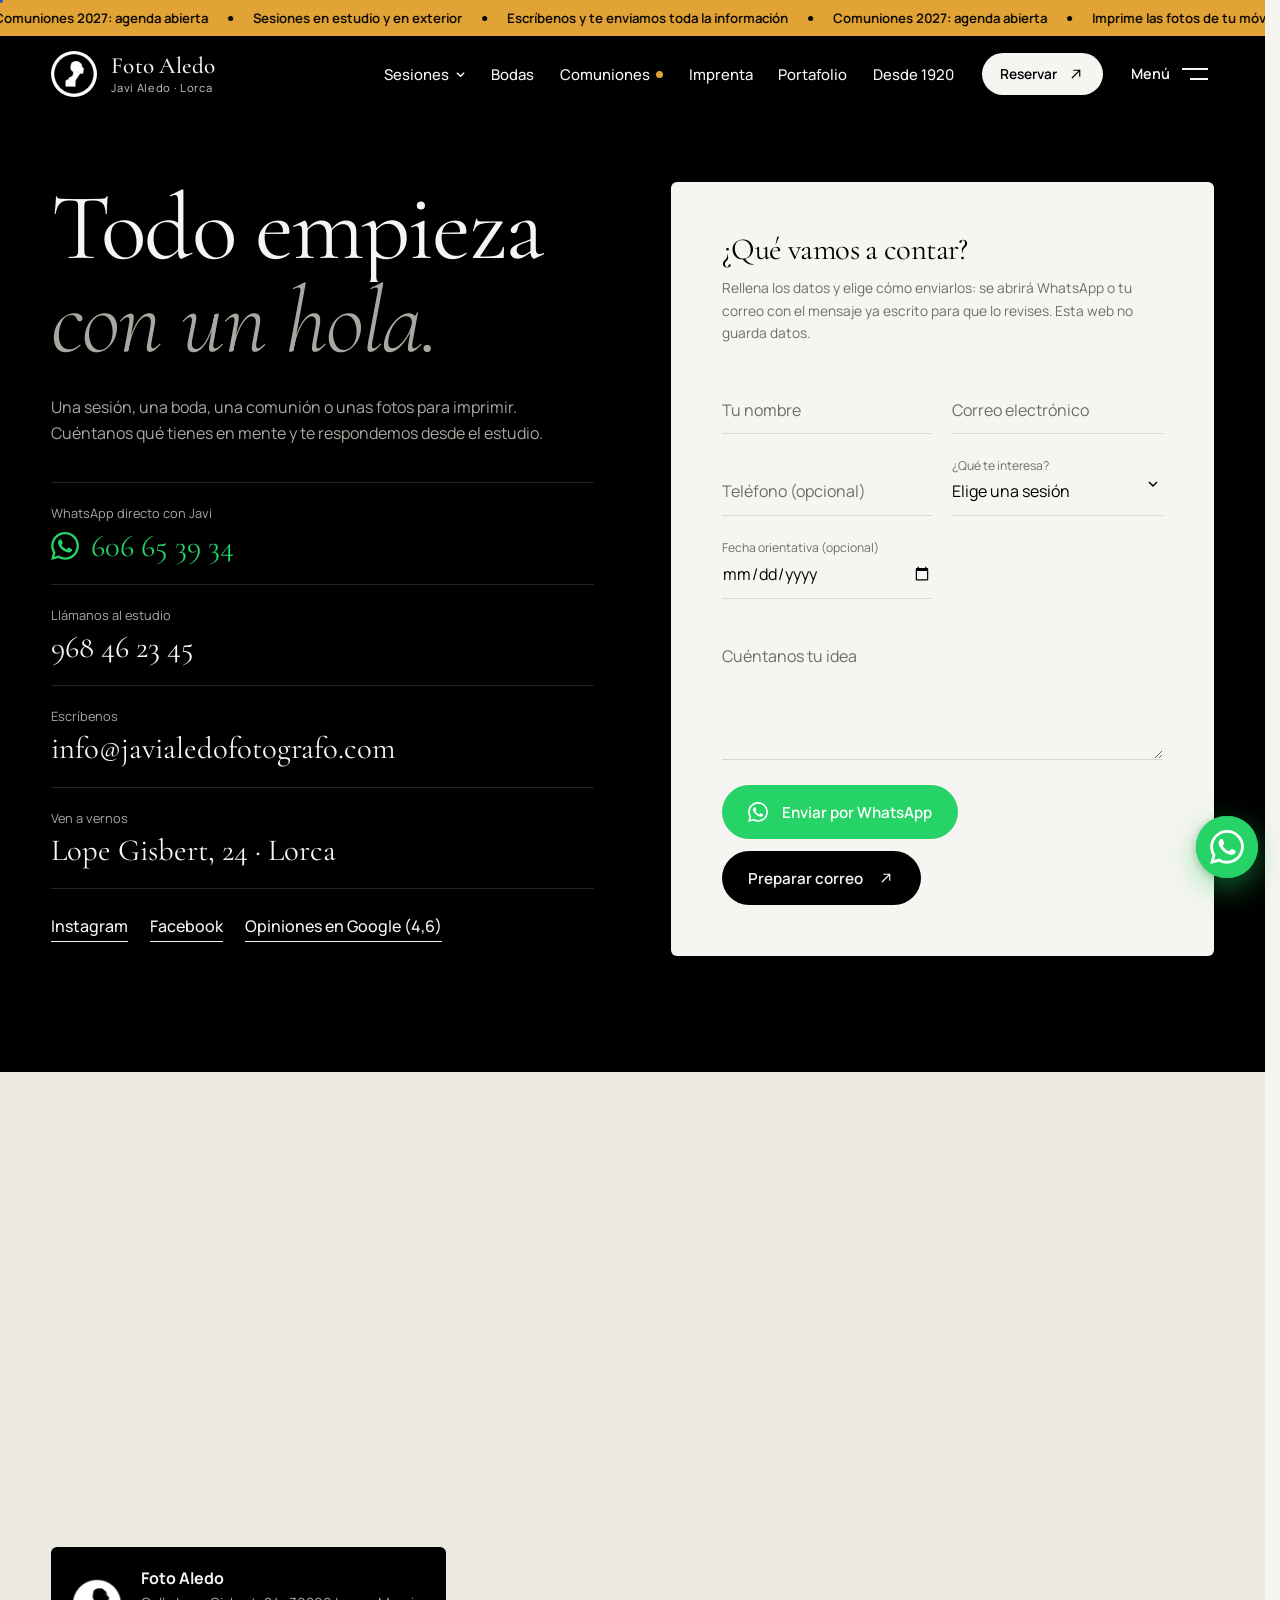
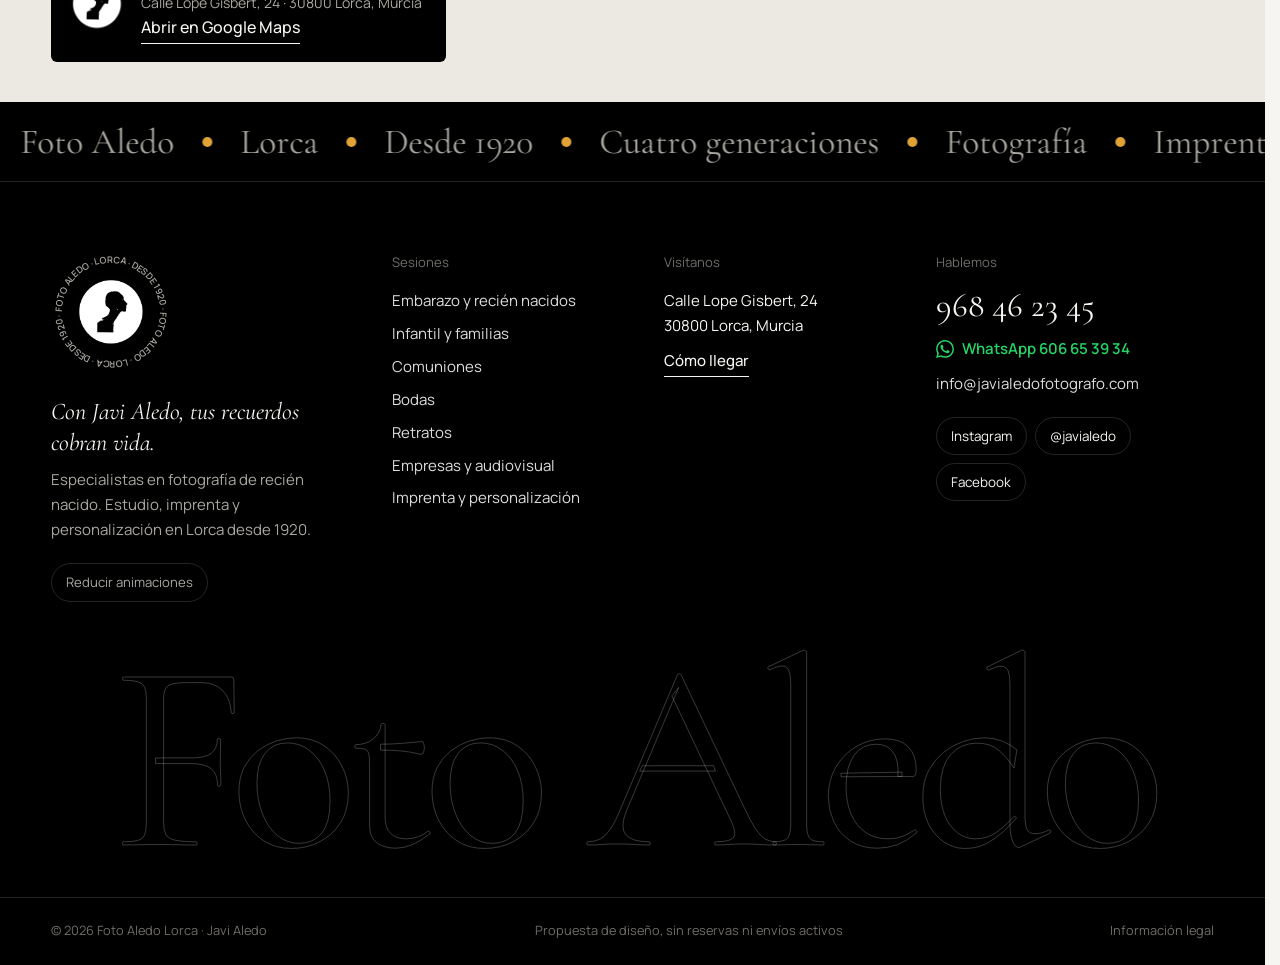
<file: contacto.html>
<!doctype html><html lang="es" class="no-js"><head><meta charset="utf-8"><meta name="viewport" content="width=device-width, initial-scale=1"><meta name="robots" content="noindex, nofollow, noarchive"><meta name="theme-color" content="#000000"><title>Contacto | Foto Aledo Lorca</title><meta name="description" content="Contacta con Foto Aledo en Lorca: teléfono, correo, dirección y consulta de sesiones, bodas y comuniones."><link rel="canonical" href="https://sefiro888.github.io/foto-aledo-lorca/contacto.html"><meta property="og:site_name" content="Foto Aledo Lorca"><meta property="og:type" content="website"><meta property="og:locale" content="es_ES"><meta property="og:url" content="https://sefiro888.github.io/foto-aledo-lorca/contacto.html"><meta property="og:title" content="Hablemos · Foto Aledo Lorca"><meta property="og:description" content="Calle Lope Gisbert, 24 · Lorca. Teléfono 968 46 23 45 · WhatsApp 606 65 39 34."><meta property="og:image" content="https://sefiro888.github.io/foto-aledo-lorca/assets/share/contacto.jpg?v=3.0"><meta property="og:image:secure_url" content="https://sefiro888.github.io/foto-aledo-lorca/assets/share/contacto.jpg?v=3.0"><meta property="og:image:type" content="image/jpeg"><meta property="og:image:width" content="1200"><meta property="og:image:height" content="630"><meta property="og:image:alt" content="Foto Aledo, Lorca: Hablemos. WhatsApp 606 65 39 34."><meta name="twitter:card" content="summary_large_image"><meta name="twitter:title" content="Hablemos · Foto Aledo Lorca"><meta name="twitter:description" content="Calle Lope Gisbert, 24 · Lorca. Teléfono 968 46 23 45 · WhatsApp 606 65 39 34."><meta name="twitter:image" content="https://sefiro888.github.io/foto-aledo-lorca/assets/share/contacto.jpg?v=3.0"><link rel="icon" href="assets/logo.webp"><link rel="apple-touch-icon" href="assets/share/icon-180.png"><link rel="stylesheet" href="assets/fonts/editorial.css"><link rel="stylesheet" href="assets/fonts/sans.css"><link rel="stylesheet" href="styles.css?v=3.0"><script>(function(d){d.classList.replace("no-js","js");try{if(localStorage.getItem("fa-motion")==="reduce"){d.classList.add("reduce");return}if(matchMedia("(prefers-reduced-motion: reduce)").matches)return;if(sessionStorage.getItem("fa-shutter")==="1")d.classList.add("is-entering");}catch(e){}})(document.documentElement)</script><script src="config.js" defer></script><script src="app.js?v=3.0" defer></script></head><body data-page="contacto" data-theme="dark"><a class="skip" href="#contenido">Saltar al contenido</a><div class="progress" aria-hidden="true"><span></span></div><a class="announce" href="comuniones.html"><div class="marquee announce-marquee" data-marquee data-speed="0.6" aria-hidden="true"><div class="marquee-track"><div class="marquee-set"><span>Comuniones 2027: agenda abierta</span><i aria-hidden="true"></i><span>Sesiones en estudio y en exterior</span><i aria-hidden="true"></i><span>Escríbenos y te enviamos toda la información</span><i aria-hidden="true"></i><span>Comuniones 2027: agenda abierta</span><i aria-hidden="true"></i><span>Imprime las fotos de tu móvil al instante</span><i aria-hidden="true"></i></div><div class="marquee-set"><span>Comuniones 2027: agenda abierta</span><i aria-hidden="true"></i><span>Sesiones en estudio y en exterior</span><i aria-hidden="true"></i><span>Escríbenos y te enviamos toda la información</span><i aria-hidden="true"></i><span>Comuniones 2027: agenda abierta</span><i aria-hidden="true"></i><span>Imprime las fotos de tu móvil al instante</span><i aria-hidden="true"></i></div></div></div><span class="sr-only">Comuniones 2027: agenda abierta. Ver información.</span></a><header class="header" data-header><div class="header-inner"><a class="brand" href="index.html" aria-label="Foto Aledo, inicio"><span class="logo-ring" aria-hidden="true"><svg viewBox="0 0 100 100"><defs><path id="ringh" d="M50,50 m-41,0 a41,41 0 1,1 82,0 a41,41 0 1,1 -82,0"/></defs><text><textPath href="#ringh" textLength="256" lengthAdjust="spacing">Foto Aledo · Lorca · desde 1920 · Foto Aledo · Lorca · desde 1920 ·</textPath></text></svg></span><img src="assets/logo.webp" alt="" width="46" height="46"><span class="brand-word">Foto Aledo<small>Javi Aledo · Lorca</small></span></a><nav class="nav" aria-label="Principal"><ul><li class="has-mega"><button type="button" class="nav-btn" aria-expanded="false" aria-controls="mega" data-mega-toggle>Sesiones<svg viewBox="0 0 12 12" aria-hidden="true"><path d="M2 4l4 4 4-4"/></svg></button><div class="mega" id="mega" data-mega><div class="mega-inner"><div class="mega-col"><p class="mega-label">Sesiones y servicios</p><ul class="mega-list"><li><a href="embarazo-recien-nacidos.html" data-preview="951"><span class="mega-name">Embarazo y newborn</span><span class="mega-short">Nuestra especialidad</span></a></li><li><a href="infantil-familias.html" data-preview="1056"><span class="mega-name">Infantil y familias</span><span class="mega-short">Smash cake, bautizos y familias</span></a></li><li><a href="comuniones.html" data-preview="960"><span class="mega-name">Comuniones 2027</span><span class="mega-short">Agenda 2027 abierta</span><span class="badge">2027</span></a></li><li><a href="bodas.html" data-preview="1003"><span class="mega-name">Bodas y preboda</span><span class="mega-short">Preboda, boda y postboda</span></a></li><li><a href="retratos.html" data-preview="602"><span class="mega-name">Retratos</span><span class="mega-short">Estudio y exterior</span></a></li><li><a href="empresas-audiovisual.html" data-preview="996"><span class="mega-name">Empresas, vídeo y dron</span><span class="mega-short">Eventos, producto, vídeo y dron</span></a></li><li><a href="impresion-personalizacion.html" data-preview="978"><span class="mega-name">Imprenta y personalización</span><span class="mega-short">Del móvil al papel, y con su nombre</span></a></li></ul></div><div class="mega-preview" aria-hidden="true"><span class="mega-img" data-for="951"><img src="assets/951.webp" alt="" width="476" height="597" loading="lazy" decoding="async"></span><span class="mega-img" data-for="1056"><img src="assets/1056.webp" srcset="assets/1056-480.webp 480w, assets/1056-960.webp 960w, assets/1056.webp 2000w" sizes="420px" alt="" width="2000" height="2000" loading="lazy" decoding="async"></span><span class="mega-img" data-for="960"><img src="assets/960.webp" srcset="assets/960-480.webp 480w, assets/960.webp 720w" sizes="420px" alt="" width="720" height="1280" loading="lazy" decoding="async"></span><span class="mega-img" data-for="1003"><img src="assets/1003.webp" srcset="assets/1003-480.webp 480w, assets/1003-960.webp 960w, assets/1003.webp 1440w" sizes="420px" alt="" width="1440" height="1040" loading="lazy" decoding="async"></span><span class="mega-img" data-for="602"><img src="assets/602.webp" srcset="assets/602-480.webp 480w, assets/602-960.webp 960w, assets/602.webp 1441w" sizes="420px" alt="" width="1441" height="1920" loading="lazy" decoding="async"></span><span class="mega-img" data-for="996"><img src="assets/996.webp" srcset="assets/996-480.webp 480w, assets/996-960.webp 960w, assets/996.webp 2400w" sizes="420px" alt="" width="2400" height="1350" loading="lazy" decoding="async"></span><span class="mega-img" data-for="978"><img src="assets/978.webp" srcset="assets/978-480.webp 480w, assets/978.webp 720w" sizes="420px" alt="" width="720" height="1280" loading="lazy" decoding="async"></span><span class="mega-caption">Elige una sesión</span></div><div class="mega-aside"><p class="mega-label">¿No sabes cuál?</p><p>Cuéntanos qué quieres guardar y te orientamos.</p><a class="mega-phone" href="tel:+34968462345" data-phone>968 46 23 45</a><a class="btn btn-wa btn-small" href="https://wa.me/34606653934?text=Hola%20Javi%2C%20he%20visto%20la%20web%20de%20Foto%20Aledo%20y%20me%20gustar%C3%ADa%20pedir%20informaci%C3%B3n." target="_blank" rel="noopener" data-wa="index"><svg class="wa-ico" viewBox="0 0 24 24" aria-hidden="true"><path fill="currentColor" d="M17.472 14.382c-.297-.149-1.758-.867-2.03-.967-.273-.099-.471-.148-.67.15-.197.297-.767.966-.94 1.164-.173.199-.347.223-.644.075-.297-.15-1.255-.463-2.39-1.475-.883-.788-1.48-1.761-1.653-2.059-.173-.297-.018-.458.13-.606.134-.133.298-.347.446-.52.149-.174.198-.298.298-.497.099-.198.05-.371-.025-.52-.075-.149-.669-1.612-.916-2.207-.242-.579-.487-.5-.669-.51-.173-.008-.371-.01-.57-.01-.198 0-.52.074-.792.372-.272.297-1.04 1.016-1.04 2.479 0 1.462 1.065 2.875 1.213 3.074.149.198 2.096 3.2 5.077 4.487.709.306 1.262.489 1.694.625.712.227 1.36.195 1.871.118.571-.085 1.758-.719 2.006-1.413.248-.694.248-1.289.173-1.413-.074-.124-.272-.198-.57-.347m-5.421 7.403h-.004a9.87 9.87 0 0 1-5.031-1.378l-.361-.214-3.741.982.998-3.648-.235-.374a9.86 9.86 0 0 1-1.51-5.26c.001-5.45 4.436-9.884 9.888-9.884 2.64 0 5.122 1.03 6.988 2.898a9.825 9.825 0 0 1 2.893 6.994c-.003 5.45-4.437 9.884-9.885 9.884m8.413-18.297A11.815 11.815 0 0 0 12.05 0C5.495 0 .16 5.335.157 11.892c0 2.096.547 4.142 1.588 5.945L.057 24l6.305-1.654a11.882 11.882 0 0 0 5.683 1.448h.005c6.554 0 11.89-5.335 11.893-11.893a11.821 11.821 0 0 0-3.48-8.413Z"/></svg><span>WhatsApp 606 65 39 34</span></a><a class="link" href="contacto.html">Escribir al estudio</a><a class="mega-all" href="portfolio.html">Ver todo el portafolio <svg class="ico" viewBox="0 0 24 24" aria-hidden="true"><path d="M7 17 17 7M9 7h8v8"/></svg></a></div></div></div></li><li><a href="bodas.html">Bodas</a></li><li><a href="comuniones.html">Comuniones <span class="dot" aria-label="agenda 2027 abierta"></span></a></li><li><a href="impresion-personalizacion.html">Imprenta</a></li><li><a href="portfolio.html">Portafolio</a></li><li><a href="historia.html">Desde 1920</a></li></ul></nav><div class="header-actions"><a class="btn btn-small" href="contacto.html" data-magnetic><span>Reservar</span><svg class="ico" viewBox="0 0 24 24" aria-hidden="true"><path d="M7 17 17 7M9 7h8v8"/></svg></a><button type="button" class="burger" aria-expanded="false" aria-controls="overlay" data-menu-toggle><span class="burger-label">Menú</span><span class="burger-lines" aria-hidden="true"><i></i><i></i></span></button></div></div></header><div class="overlay" id="overlay" data-overlay hidden><div class="ov-grid"><nav class="ov-nav" aria-label="Menú completo"><ul><li style="--i:0"><a href="index.html" data-preview="220"><span class="ov-num">01</span><span class="ov-text">Inicio</span></a></li><li style="--i:1"><a href="bodas.html" data-preview="500"><span class="ov-num">02</span><span class="ov-text">Bodas</span></a></li><li style="--i:2"><a href="comuniones.html" data-preview="960"><span class="ov-num">03</span><span class="ov-text">Comuniones 2027</span></a></li><li style="--i:3"><a href="embarazo-recien-nacidos.html" data-preview="951"><span class="ov-num">04</span><span class="ov-text">Embarazo y recién nacidos</span></a></li><li style="--i:4"><a href="infantil-familias.html" data-preview="954"><span class="ov-num">05</span><span class="ov-text">Infantil y familias</span></a></li><li style="--i:5"><a href="retratos.html" data-preview="602"><span class="ov-num">06</span><span class="ov-text">Retratos</span></a></li><li style="--i:6"><a href="impresion-personalizacion.html" data-preview="978"><span class="ov-num">07</span><span class="ov-text">Imprenta y personalización</span></a></li><li style="--i:7"><a href="empresas-audiovisual.html" data-preview="801"><span class="ov-num">08</span><span class="ov-text">Empresas, vídeo y dron</span></a></li><li style="--i:8"><a href="portfolio.html" data-preview="507"><span class="ov-num">09</span><span class="ov-text">Portafolio</span></a></li><li style="--i:9"><a href="historia.html" data-preview="701"><span class="ov-num">10</span><span class="ov-text">Desde 1920</span></a></li><li style="--i:10"><a href="contacto.html" data-preview="950" aria-current="page"><span class="ov-num">11</span><span class="ov-text">Contacto</span></a></li></ul></nav><div class="ov-visual" aria-hidden="true"><span class="ov-img" data-for="220"><img src="assets/220.webp" srcset="assets/220-480.webp 480w, assets/220-960.webp 960w, assets/220.webp 1920w" sizes="40vw" alt="" width="1920" height="1920" loading="lazy" decoding="async"></span><span class="ov-img" data-for="500"><img src="assets/500.webp" srcset="assets/500-480.webp 480w, assets/500-960.webp 960w, assets/500.webp 1920w" sizes="40vw" alt="" width="1920" height="1280" loading="lazy" decoding="async"></span><span class="ov-img" data-for="960"><img src="assets/960.webp" srcset="assets/960-480.webp 480w, assets/960.webp 720w" sizes="40vw" alt="" width="720" height="1280" loading="lazy" decoding="async"></span><span class="ov-img" data-for="951"><img src="assets/951.webp" alt="" width="476" height="597" loading="lazy" decoding="async"></span><span class="ov-img" data-for="954"><img src="assets/954.webp" srcset="assets/954-480.webp 480w, assets/954.webp 640w" sizes="40vw" alt="" width="640" height="528" loading="lazy" decoding="async"></span><span class="ov-img" data-for="602"><img src="assets/602.webp" srcset="assets/602-480.webp 480w, assets/602-960.webp 960w, assets/602.webp 1441w" sizes="40vw" alt="" width="1441" height="1920" loading="lazy" decoding="async"></span><span class="ov-img" data-for="978"><img src="assets/978.webp" srcset="assets/978-480.webp 480w, assets/978.webp 720w" sizes="40vw" alt="" width="720" height="1280" loading="lazy" decoding="async"></span><span class="ov-img" data-for="801"><img src="assets/801.webp" alt="" width="1920" height="1280" loading="lazy" decoding="async"></span><span class="ov-img" data-for="507"><img src="assets/507.webp" srcset="assets/507-480.webp 480w, assets/507.webp 960w" sizes="40vw" alt="" width="960" height="640" loading="lazy" decoding="async"></span><span class="ov-img" data-for="701"><img src="assets/701.webp" srcset="assets/701-480.webp 480w, assets/701-960.webp 960w, assets/701.webp 1080w" sizes="40vw" alt="" width="1080" height="1920" loading="lazy" decoding="async"></span><span class="ov-img" data-for="950"><img src="assets/950.webp" alt="" width="480" height="640" loading="lazy" decoding="async"></span></div><div class="ov-foot"><div><p class="mega-label">Estudio</p><p>Calle Lope Gisbert, 24 · 30800 Lorca, Murcia</p><a class="link" href="https://www.google.com/maps/search/?api=1&query=Foto+Aledo+Calle+Lope+Gisbert+24+Lorca" target="_blank" rel="noopener">Cómo llegar</a></div><div><p class="mega-label">Llámanos o escríbenos</p><a class="ov-big" href="tel:+34968462345" data-phone>968 46 23 45</a><a class="btn btn-wa btn-small" href="https://wa.me/34606653934?text=Hola%20Javi%2C%20he%20visto%20la%20web%20de%20Foto%20Aledo%20y%20me%20gustar%C3%ADa%20pedir%20informaci%C3%B3n." target="_blank" rel="noopener" data-wa="index"><svg class="wa-ico" viewBox="0 0 24 24" aria-hidden="true"><path fill="currentColor" d="M17.472 14.382c-.297-.149-1.758-.867-2.03-.967-.273-.099-.471-.148-.67.15-.197.297-.767.966-.94 1.164-.173.199-.347.223-.644.075-.297-.15-1.255-.463-2.39-1.475-.883-.788-1.48-1.761-1.653-2.059-.173-.297-.018-.458.13-.606.134-.133.298-.347.446-.52.149-.174.198-.298.298-.497.099-.198.05-.371-.025-.52-.075-.149-.669-1.612-.916-2.207-.242-.579-.487-.5-.669-.51-.173-.008-.371-.01-.57-.01-.198 0-.52.074-.792.372-.272.297-1.04 1.016-1.04 2.479 0 1.462 1.065 2.875 1.213 3.074.149.198 2.096 3.2 5.077 4.487.709.306 1.262.489 1.694.625.712.227 1.36.195 1.871.118.571-.085 1.758-.719 2.006-1.413.248-.694.248-1.289.173-1.413-.074-.124-.272-.198-.57-.347m-5.421 7.403h-.004a9.87 9.87 0 0 1-5.031-1.378l-.361-.214-3.741.982.998-3.648-.235-.374a9.86 9.86 0 0 1-1.51-5.26c.001-5.45 4.436-9.884 9.888-9.884 2.64 0 5.122 1.03 6.988 2.898a9.825 9.825 0 0 1 2.893 6.994c-.003 5.45-4.437 9.884-9.885 9.884m8.413-18.297A11.815 11.815 0 0 0 12.05 0C5.495 0 .16 5.335.157 11.892c0 2.096.547 4.142 1.588 5.945L.057 24l6.305-1.654a11.882 11.882 0 0 0 5.683 1.448h.005c6.554 0 11.89-5.335 11.893-11.893a11.821 11.821 0 0 0-3.48-8.413Z"/></svg><span>WhatsApp 606 65 39 34</span></a></div><div><p class="mega-label">Síguenos</p><a class="link" href="https://www.instagram.com/fotoaledo/" target="_blank" rel="noopener">Instagram @fotoaledo</a><a class="link" href="https://www.facebook.com/FotoAledoLorca/" target="_blank" rel="noopener">Facebook</a></div></div></div></div><main id="contenido"><section class="c-hero" data-theme="dark"><div class="wrap c-grid"><div class="c-info"><h1 class="h-hero" data-split>Todo empieza <em>con un hola.</em></h1><p class="s-lead">Una sesión, una boda, una comunión o unas fotos para imprimir. Cuéntanos qué tienes en mente y te respondemos desde el estudio.</p><a class="c-method c-wa" href="https://wa.me/34606653934?text=Hola%20Javi%2C%20me%20gustar%C3%ADa%20pedir%20informaci%C3%B3n." target="_blank" rel="noopener" data-wa="contacto"><small>WhatsApp directo con Javi</small><b><svg class="wa-ico" viewBox="0 0 24 24" aria-hidden="true"><path fill="currentColor" d="M17.472 14.382c-.297-.149-1.758-.867-2.03-.967-.273-.099-.471-.148-.67.15-.197.297-.767.966-.94 1.164-.173.199-.347.223-.644.075-.297-.15-1.255-.463-2.39-1.475-.883-.788-1.48-1.761-1.653-2.059-.173-.297-.018-.458.13-.606.134-.133.298-.347.446-.52.149-.174.198-.298.298-.497.099-.198.05-.371-.025-.52-.075-.149-.669-1.612-.916-2.207-.242-.579-.487-.5-.669-.51-.173-.008-.371-.01-.57-.01-.198 0-.52.074-.792.372-.272.297-1.04 1.016-1.04 2.479 0 1.462 1.065 2.875 1.213 3.074.149.198 2.096 3.2 5.077 4.487.709.306 1.262.489 1.694.625.712.227 1.36.195 1.871.118.571-.085 1.758-.719 2.006-1.413.248-.694.248-1.289.173-1.413-.074-.124-.272-.198-.57-.347m-5.421 7.403h-.004a9.87 9.87 0 0 1-5.031-1.378l-.361-.214-3.741.982.998-3.648-.235-.374a9.86 9.86 0 0 1-1.51-5.26c.001-5.45 4.436-9.884 9.888-9.884 2.64 0 5.122 1.03 6.988 2.898a9.825 9.825 0 0 1 2.893 6.994c-.003 5.45-4.437 9.884-9.885 9.884m8.413-18.297A11.815 11.815 0 0 0 12.05 0C5.495 0 .16 5.335.157 11.892c0 2.096.547 4.142 1.588 5.945L.057 24l6.305-1.654a11.882 11.882 0 0 0 5.683 1.448h.005c6.554 0 11.89-5.335 11.893-11.893a11.821 11.821 0 0 0-3.48-8.413Z"/></svg>606 65 39 34</b></a><a class="c-method" href="tel:+34968462345" data-phone><small>Llámanos al estudio</small><b>968 46 23 45</b></a><a class="c-method" href="mailto:info@javialedofotografo.com" data-email><small>Escríbenos</small><b>info@javialedofotografo.com</b></a><a class="c-method" href="https://www.google.com/maps/search/?api=1&query=Foto+Aledo+Calle+Lope+Gisbert+24+Lorca" target="_blank" rel="noopener"><small>Ven a vernos</small><b>Lope Gisbert, 24 · Lorca</b></a><div class="c-social"><a class="link" href="https://www.instagram.com/fotoaledo/" target="_blank" rel="noopener">Instagram</a><a class="link" href="https://www.facebook.com/FotoAledoLorca/" target="_blank" rel="noopener">Facebook</a><a class="link" href="https://share.google/WEuA4GiwAOQ4EAxQy" target="_blank" rel="noopener">Opiniones en Google (4,6)</a></div></div><div class="form-card"><h2 class="h-md">¿Qué vamos a contar?</h2><p class="form-note">Rellena los datos y elige cómo enviarlos: se abrirá WhatsApp o tu correo con el mensaje ya escrito para que lo revises. Esta web no guarda datos.</p><form id="contact-form" novalidate><div class="form-grid"><label class="field"><input name="nombre" autocomplete="name" required maxlength="100" placeholder=" "><span>Tu nombre</span></label><label class="field"><input name="email" type="email" autocomplete="email" required placeholder=" "><span>Correo electrónico</span></label><label class="field"><input name="telefono" type="tel" autocomplete="tel" placeholder=" "><span>Teléfono (opcional)</span></label><label class="field field-select"><select name="servicio" id="service-select" required><option value="">Elige una sesión</option><option value="embarazo-recien-nacidos">Embarazo y recién nacidos</option><option value="infantil-familias">Infantil y familias</option><option value="comuniones">Comuniones</option><option value="bodas">Bodas</option><option value="retratos">Retratos</option><option value="empresas-audiovisual">Empresas y audiovisual</option><option value="impresion-personalizacion">Imprenta y personalización</option><option value="otro">Otra consulta</option></select><span>¿Qué te interesa?</span></label><label class="field"><input name="fecha" id="event-date" type="date" placeholder=" "><span id="date-label">Fecha orientativa (opcional)</span></label><label class="field" id="location-field" hidden><input name="localidad" placeholder=" "><span>Localidad o lugar</span></label></div><label class="field field-area"><textarea name="mensaje" required minlength="10" maxlength="5000" rows="4" placeholder=" "></textarea><span>Cuéntanos tu idea</span></label><div class="form-actions"><button class="btn btn-wa" type="submit" value="whatsapp"><svg class="wa-ico" viewBox="0 0 24 24" aria-hidden="true"><path fill="currentColor" d="M17.472 14.382c-.297-.149-1.758-.867-2.03-.967-.273-.099-.471-.148-.67.15-.197.297-.767.966-.94 1.164-.173.199-.347.223-.644.075-.297-.15-1.255-.463-2.39-1.475-.883-.788-1.48-1.761-1.653-2.059-.173-.297-.018-.458.13-.606.134-.133.298-.347.446-.52.149-.174.198-.298.298-.497.099-.198.05-.371-.025-.52-.075-.149-.669-1.612-.916-2.207-.242-.579-.487-.5-.669-.51-.173-.008-.371-.01-.57-.01-.198 0-.52.074-.792.372-.272.297-1.04 1.016-1.04 2.479 0 1.462 1.065 2.875 1.213 3.074.149.198 2.096 3.2 5.077 4.487.709.306 1.262.489 1.694.625.712.227 1.36.195 1.871.118.571-.085 1.758-.719 2.006-1.413.248-.694.248-1.289.173-1.413-.074-.124-.272-.198-.57-.347m-5.421 7.403h-.004a9.87 9.87 0 0 1-5.031-1.378l-.361-.214-3.741.982.998-3.648-.235-.374a9.86 9.86 0 0 1-1.51-5.26c.001-5.45 4.436-9.884 9.888-9.884 2.64 0 5.122 1.03 6.988 2.898a9.825 9.825 0 0 1 2.893 6.994c-.003 5.45-4.437 9.884-9.885 9.884m8.413-18.297A11.815 11.815 0 0 0 12.05 0C5.495 0 .16 5.335.157 11.892c0 2.096.547 4.142 1.588 5.945L.057 24l6.305-1.654a11.882 11.882 0 0 0 5.683 1.448h.005c6.554 0 11.89-5.335 11.893-11.893a11.821 11.821 0 0 0-3.48-8.413Z"/></svg><span>Enviar por WhatsApp</span></button><button class="btn" type="submit" value="email" data-magnetic><span>Preparar correo</span><svg class="ico" viewBox="0 0 24 24" aria-hidden="true"><path d="M7 17 17 7M9 7h8v8"/></svg></button></div><p id="form-status" role="status" tabindex="-1"></p><a id="mail-fallback" class="link" hidden>Volver a abrir mi correo</a></form></div></div></section><section class="map-sec"><iframe title="Mapa: Foto Aledo en Calle Lope Gisbert 24, Lorca" src="https://maps.google.com/maps?q=Calle%20Lope%20Gisbert%2024%2C%20Lorca&z=16&output=embed" loading="lazy" referrerpolicy="no-referrer-when-downgrade"></iframe><div class="map-card"><img src="assets/logo.webp" alt="" width="56" height="56"><div><b>Foto Aledo</b><p>Calle Lope Gisbert, 24 · 30800 Lorca, Murcia</p><a class="link" href="https://www.google.com/maps/search/?api=1&query=Foto+Aledo+Calle+Lope+Gisbert+24+Lorca" target="_blank" rel="noopener">Abrir en Google Maps</a></div></div></section></main><footer class="footer"><div class="marquee footer-marquee" data-marquee data-speed="0.5" aria-hidden="true"><div class="marquee-track"><div class="marquee-set"><span>Foto Aledo</span><i aria-hidden="true"></i><span>Lorca</span><i aria-hidden="true"></i><span>Desde 1920</span><i aria-hidden="true"></i><span>Cuatro generaciones</span><i aria-hidden="true"></i><span>Fotografía</span><i aria-hidden="true"></i><span>Imprenta</span><i aria-hidden="true"></i></div><div class="marquee-set"><span>Foto Aledo</span><i aria-hidden="true"></i><span>Lorca</span><i aria-hidden="true"></i><span>Desde 1920</span><i aria-hidden="true"></i><span>Cuatro generaciones</span><i aria-hidden="true"></i><span>Fotografía</span><i aria-hidden="true"></i><span>Imprenta</span><i aria-hidden="true"></i></div></div></div><div class="footer-grid"><div class="footer-brand"><span class="footer-logo"><span class="logo-ring" aria-hidden="true"><svg viewBox="0 0 100 100"><defs><path id="ringf" d="M50,50 m-41,0 a41,41 0 1,1 82,0 a41,41 0 1,1 -82,0"/></defs><text><textPath href="#ringf" textLength="256" lengthAdjust="spacing">Foto Aledo · Lorca · desde 1920 · Foto Aledo · Lorca · desde 1920 ·</textPath></text></svg></span><img src="assets/logo.webp" alt="" width="88" height="88" loading="lazy"></span><p class="f-motto">Con Javi Aledo, tus recuerdos cobran vida.</p><p>Especialistas en fotografía de recién nacido. Estudio, imprenta y personalización en Lorca desde 1920.</p><button type="button" class="motion-toggle" data-motion-toggle aria-pressed="false">Reducir animaciones</button></div><div><p class="f-label">Sesiones</p><ul><li><a href="embarazo-recien-nacidos.html">Embarazo y recién nacidos</a></li><li><a href="infantil-familias.html">Infantil y familias</a></li><li><a href="comuniones.html">Comuniones</a></li><li><a href="bodas.html">Bodas</a></li><li><a href="retratos.html">Retratos</a></li><li><a href="empresas-audiovisual.html">Empresas y audiovisual</a></li><li><a href="impresion-personalizacion.html">Imprenta y personalización</a></li></ul></div><div><p class="f-label">Visítanos</p><p>Calle Lope Gisbert, 24<br>30800 Lorca, Murcia</p><a class="link" href="https://www.google.com/maps/search/?api=1&query=Foto+Aledo+Calle+Lope+Gisbert+24+Lorca" target="_blank" rel="noopener">Cómo llegar</a></div><div><p class="f-label">Hablemos</p><a class="f-big" href="tel:+34968462345" data-phone>968 46 23 45</a><a class="f-wa" href="https://wa.me/34606653934?text=Hola%20Javi%2C%20me%20gustar%C3%ADa%20pedir%20informaci%C3%B3n." target="_blank" rel="noopener" data-wa="contacto"><svg class="wa-ico" viewBox="0 0 24 24" aria-hidden="true"><path fill="currentColor" d="M17.472 14.382c-.297-.149-1.758-.867-2.03-.967-.273-.099-.471-.148-.67.15-.197.297-.767.966-.94 1.164-.173.199-.347.223-.644.075-.297-.15-1.255-.463-2.39-1.475-.883-.788-1.48-1.761-1.653-2.059-.173-.297-.018-.458.13-.606.134-.133.298-.347.446-.52.149-.174.198-.298.298-.497.099-.198.05-.371-.025-.52-.075-.149-.669-1.612-.916-2.207-.242-.579-.487-.5-.669-.51-.173-.008-.371-.01-.57-.01-.198 0-.52.074-.792.372-.272.297-1.04 1.016-1.04 2.479 0 1.462 1.065 2.875 1.213 3.074.149.198 2.096 3.2 5.077 4.487.709.306 1.262.489 1.694.625.712.227 1.36.195 1.871.118.571-.085 1.758-.719 2.006-1.413.248-.694.248-1.289.173-1.413-.074-.124-.272-.198-.57-.347m-5.421 7.403h-.004a9.87 9.87 0 0 1-5.031-1.378l-.361-.214-3.741.982.998-3.648-.235-.374a9.86 9.86 0 0 1-1.51-5.26c.001-5.45 4.436-9.884 9.888-9.884 2.64 0 5.122 1.03 6.988 2.898a9.825 9.825 0 0 1 2.893 6.994c-.003 5.45-4.437 9.884-9.885 9.884m8.413-18.297A11.815 11.815 0 0 0 12.05 0C5.495 0 .16 5.335.157 11.892c0 2.096.547 4.142 1.588 5.945L.057 24l6.305-1.654a11.882 11.882 0 0 0 5.683 1.448h.005c6.554 0 11.89-5.335 11.893-11.893a11.821 11.821 0 0 0-3.48-8.413Z"/></svg>WhatsApp 606 65 39 34</a><a href="mailto:info@javialedofotografo.com" data-email>info@javialedofotografo.com</a><div class="socials"><a href="https://www.instagram.com/fotoaledo/" target="_blank" rel="noopener">Instagram</a><a href="https://www.instagram.com/javialedo/" target="_blank" rel="noopener">@javialedo</a><a href="https://www.facebook.com/FotoAledoLorca/" target="_blank" rel="noopener">Facebook</a></div></div></div><p class="footer-word" aria-hidden="true">Foto Aledo</p><div class="footer-bottom"><span>© <span data-year>2026</span> Foto Aledo Lorca · Javi Aledo</span><span>Propuesta de diseño, sin reservas ni envíos activos</span><a href="informacion-legal.html">Información legal</a></div></footer><nav class="mobile-bar" aria-label="Acciones rápidas"><a href="tel:+34968462345" data-phone><svg viewBox="0 0 24 24" aria-hidden="true"><path d="M5 4h4l2 5-2.5 1.5a11 11 0 0 0 5 5L15 13l5 2v4a2 2 0 0 1-2 2A16 16 0 0 1 3 6a2 2 0 0 1 2-2"/></svg>Llamar</a><a href="https://www.google.com/maps/search/?api=1&query=Foto+Aledo+Calle+Lope+Gisbert+24+Lorca" target="_blank" rel="noopener"><svg viewBox="0 0 24 24" aria-hidden="true"><path d="M12 21s-7-6.2-7-12a7 7 0 0 1 14 0c0 5.8-7 12-7 12z"/><circle cx="12" cy="9" r="2.5"/></svg>Llegar</a><a href="contacto.html" class="mobile-bar-main">Pedir info</a></nav><a class="wa-float" href="https://wa.me/34606653934?text=Hola%20Javi%2C%20me%20gustar%C3%ADa%20pedir%20informaci%C3%B3n." target="_blank" rel="noopener" data-wa="contacto" aria-label="Escribir a Javi por WhatsApp"><span class="wa-bubble" aria-hidden="true"><b>¿Hablamos?</b>Escríbele a Javi por WhatsApp</span><span class="wa-btn"><svg class="wa-ico" viewBox="0 0 24 24" aria-hidden="true"><path fill="currentColor" d="M17.472 14.382c-.297-.149-1.758-.867-2.03-.967-.273-.099-.471-.148-.67.15-.197.297-.767.966-.94 1.164-.173.199-.347.223-.644.075-.297-.15-1.255-.463-2.39-1.475-.883-.788-1.48-1.761-1.653-2.059-.173-.297-.018-.458.13-.606.134-.133.298-.347.446-.52.149-.174.198-.298.298-.497.099-.198.05-.371-.025-.52-.075-.149-.669-1.612-.916-2.207-.242-.579-.487-.5-.669-.51-.173-.008-.371-.01-.57-.01-.198 0-.52.074-.792.372-.272.297-1.04 1.016-1.04 2.479 0 1.462 1.065 2.875 1.213 3.074.149.198 2.096 3.2 5.077 4.487.709.306 1.262.489 1.694.625.712.227 1.36.195 1.871.118.571-.085 1.758-.719 2.006-1.413.248-.694.248-1.289.173-1.413-.074-.124-.272-.198-.57-.347m-5.421 7.403h-.004a9.87 9.87 0 0 1-5.031-1.378l-.361-.214-3.741.982.998-3.648-.235-.374a9.86 9.86 0 0 1-1.51-5.26c.001-5.45 4.436-9.884 9.888-9.884 2.64 0 5.122 1.03 6.988 2.898a9.825 9.825 0 0 1 2.893 6.994c-.003 5.45-4.437 9.884-9.885 9.884m8.413-18.297A11.815 11.815 0 0 0 12.05 0C5.495 0 .16 5.335.157 11.892c0 2.096.547 4.142 1.588 5.945L.057 24l6.305-1.654a11.882 11.882 0 0 0 5.683 1.448h.005c6.554 0 11.89-5.335 11.893-11.893a11.821 11.821 0 0 0-3.48-8.413Z"/></svg></span></a><button type="button" class="to-top" aria-label="Volver arriba" data-top><svg viewBox="0 0 48 48" aria-hidden="true"><circle class="to-top-track" cx="24" cy="24" r="22"/><circle class="to-top-ring" cx="24" cy="24" r="22"/><path d="M24 31V17m-6 6 6-6 6 6"/></svg></button><dialog class="lightbox" aria-label="Fotografía ampliada"><div class="lb-top"><span class="lb-count"></span><button type="button" class="lb-close" aria-label="Cerrar">Cerrar <span aria-hidden="true">✕</span></button></div><figure class="lb-figure"><img src="assets/logo.webp" alt=""><figcaption></figcaption></figure><button type="button" class="lb-prev" aria-label="Fotografía anterior"><svg viewBox="0 0 24 24" aria-hidden="true"><path d="M15 5l-7 7 7 7"/></svg></button><button type="button" class="lb-next" aria-label="Fotografía siguiente"><svg viewBox="0 0 24 24" aria-hidden="true"><path d="M9 5l7 7-7 7"/></svg></button></dialog><div class="cursor" aria-hidden="true"><span class="cursor-dot"></span><span class="cursor-ring"><b></b></span></div><div class="shutter" aria-hidden="true"><span></span><span></span></div></body></html>
</file>
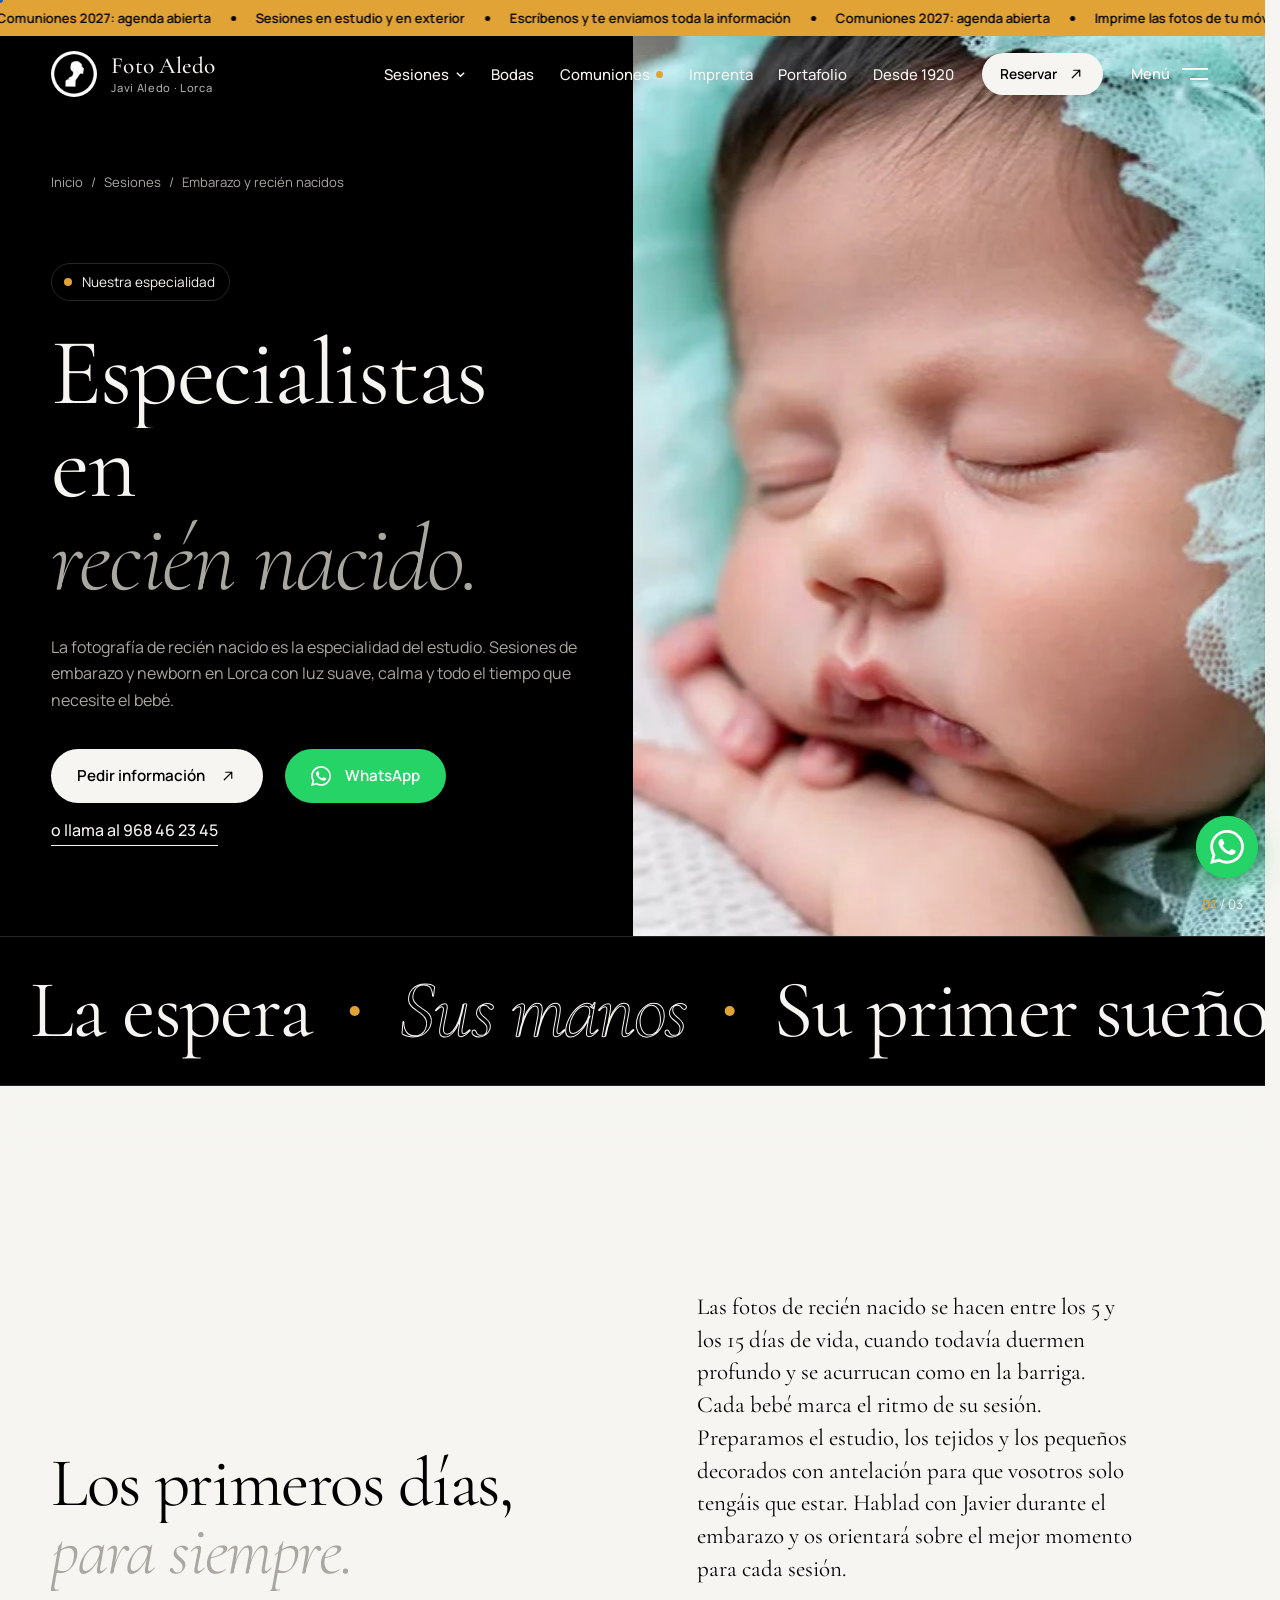
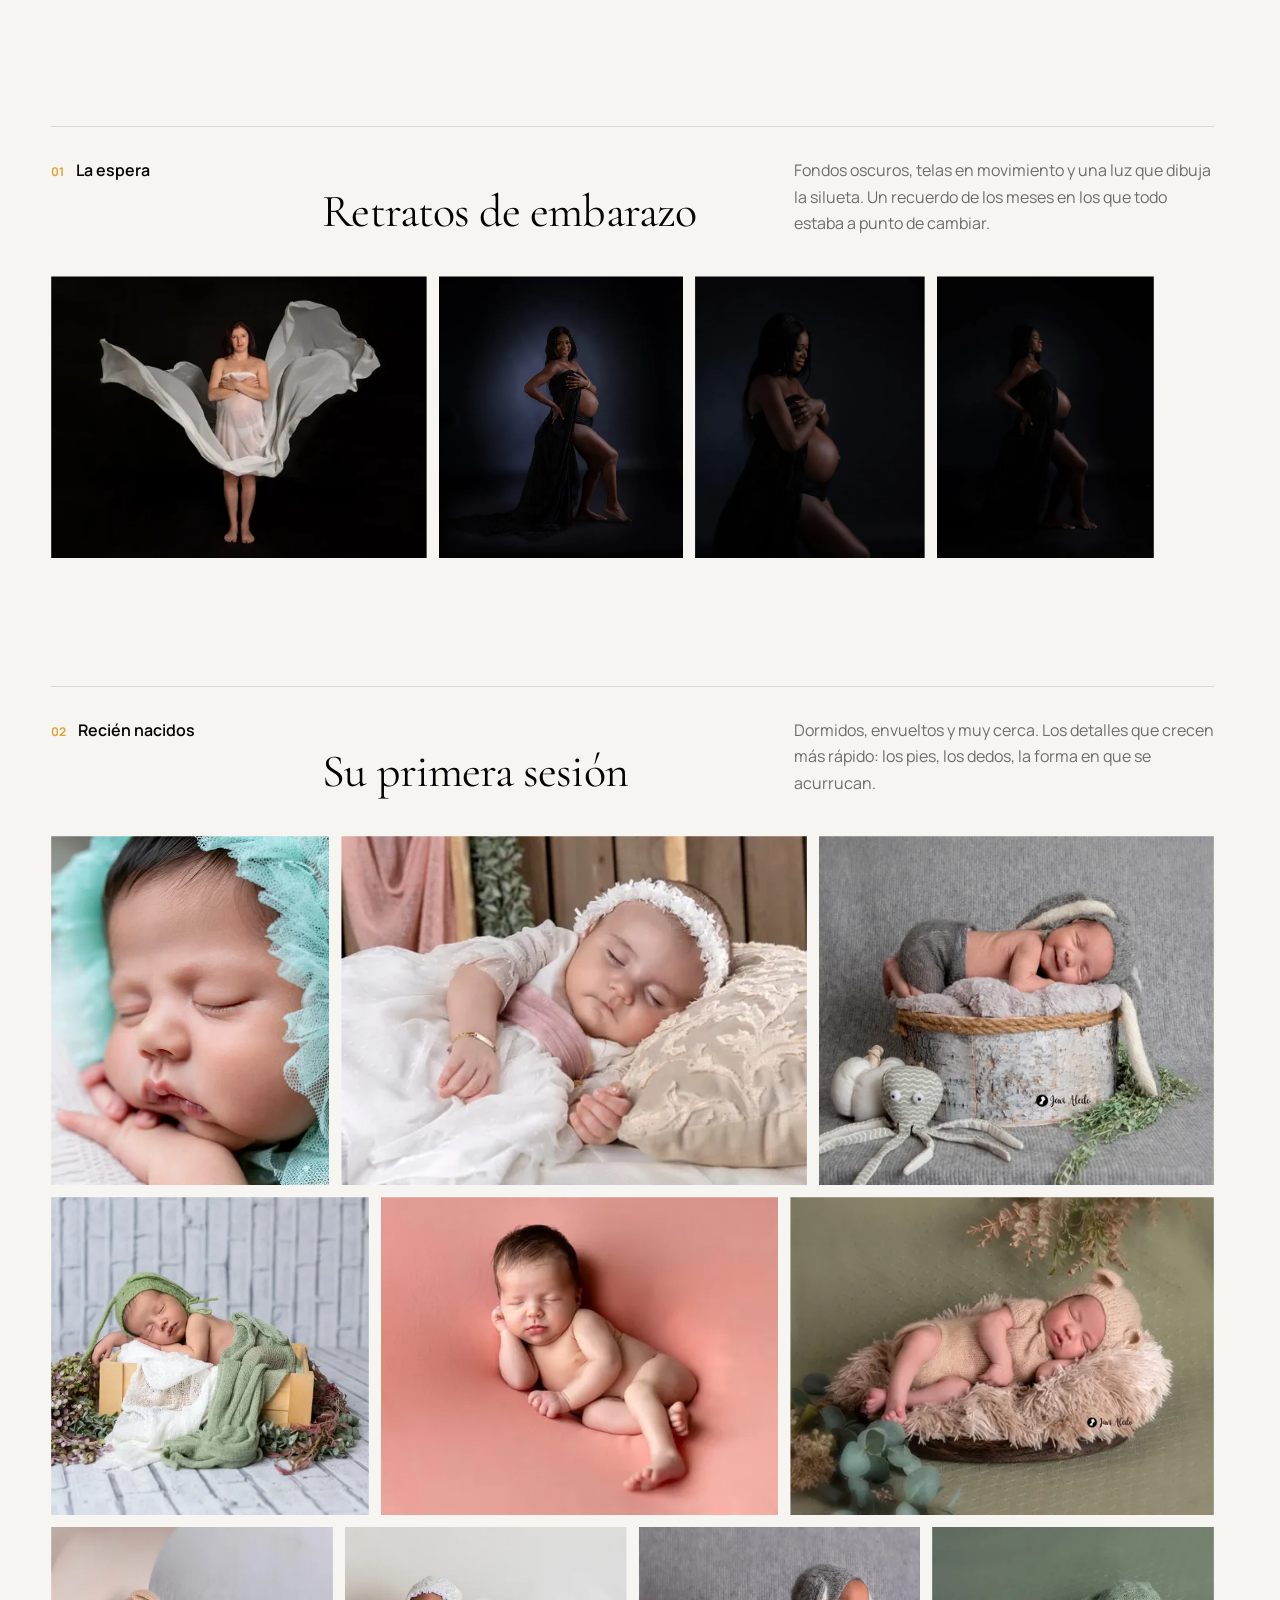
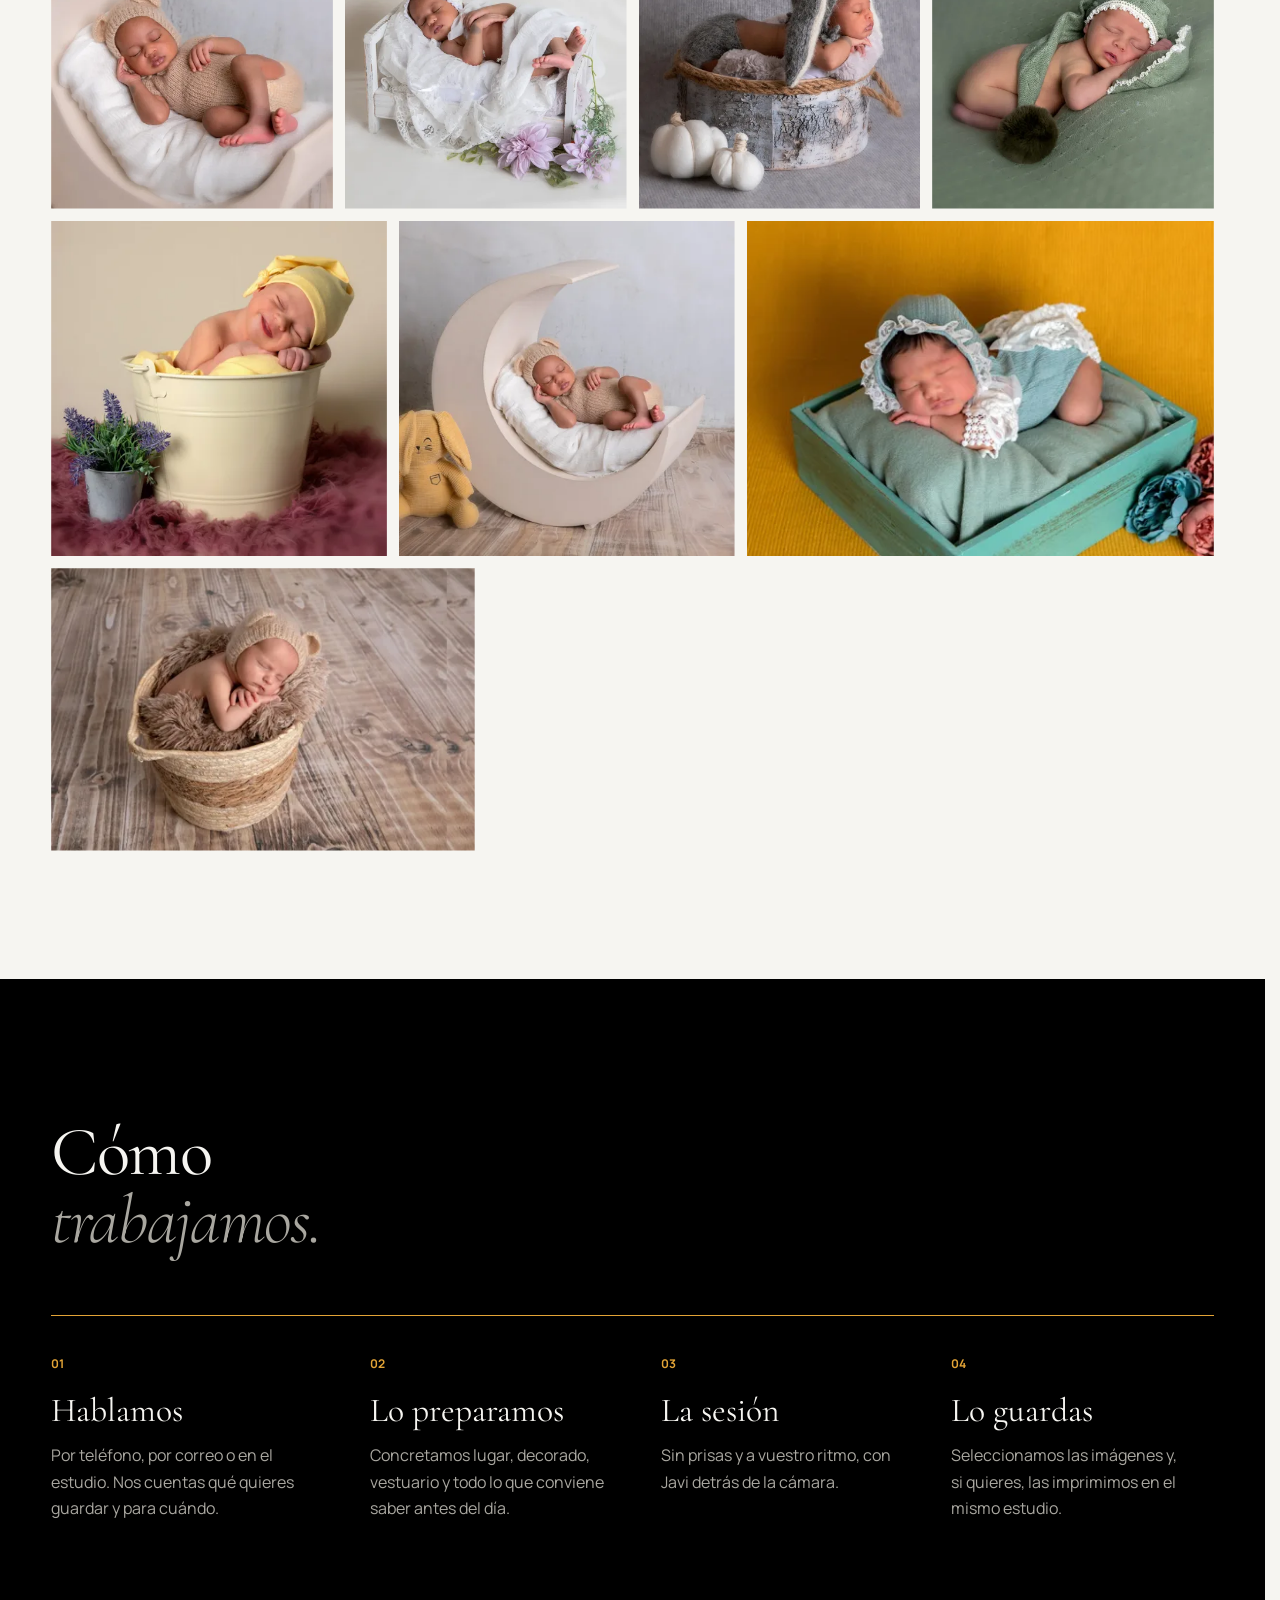
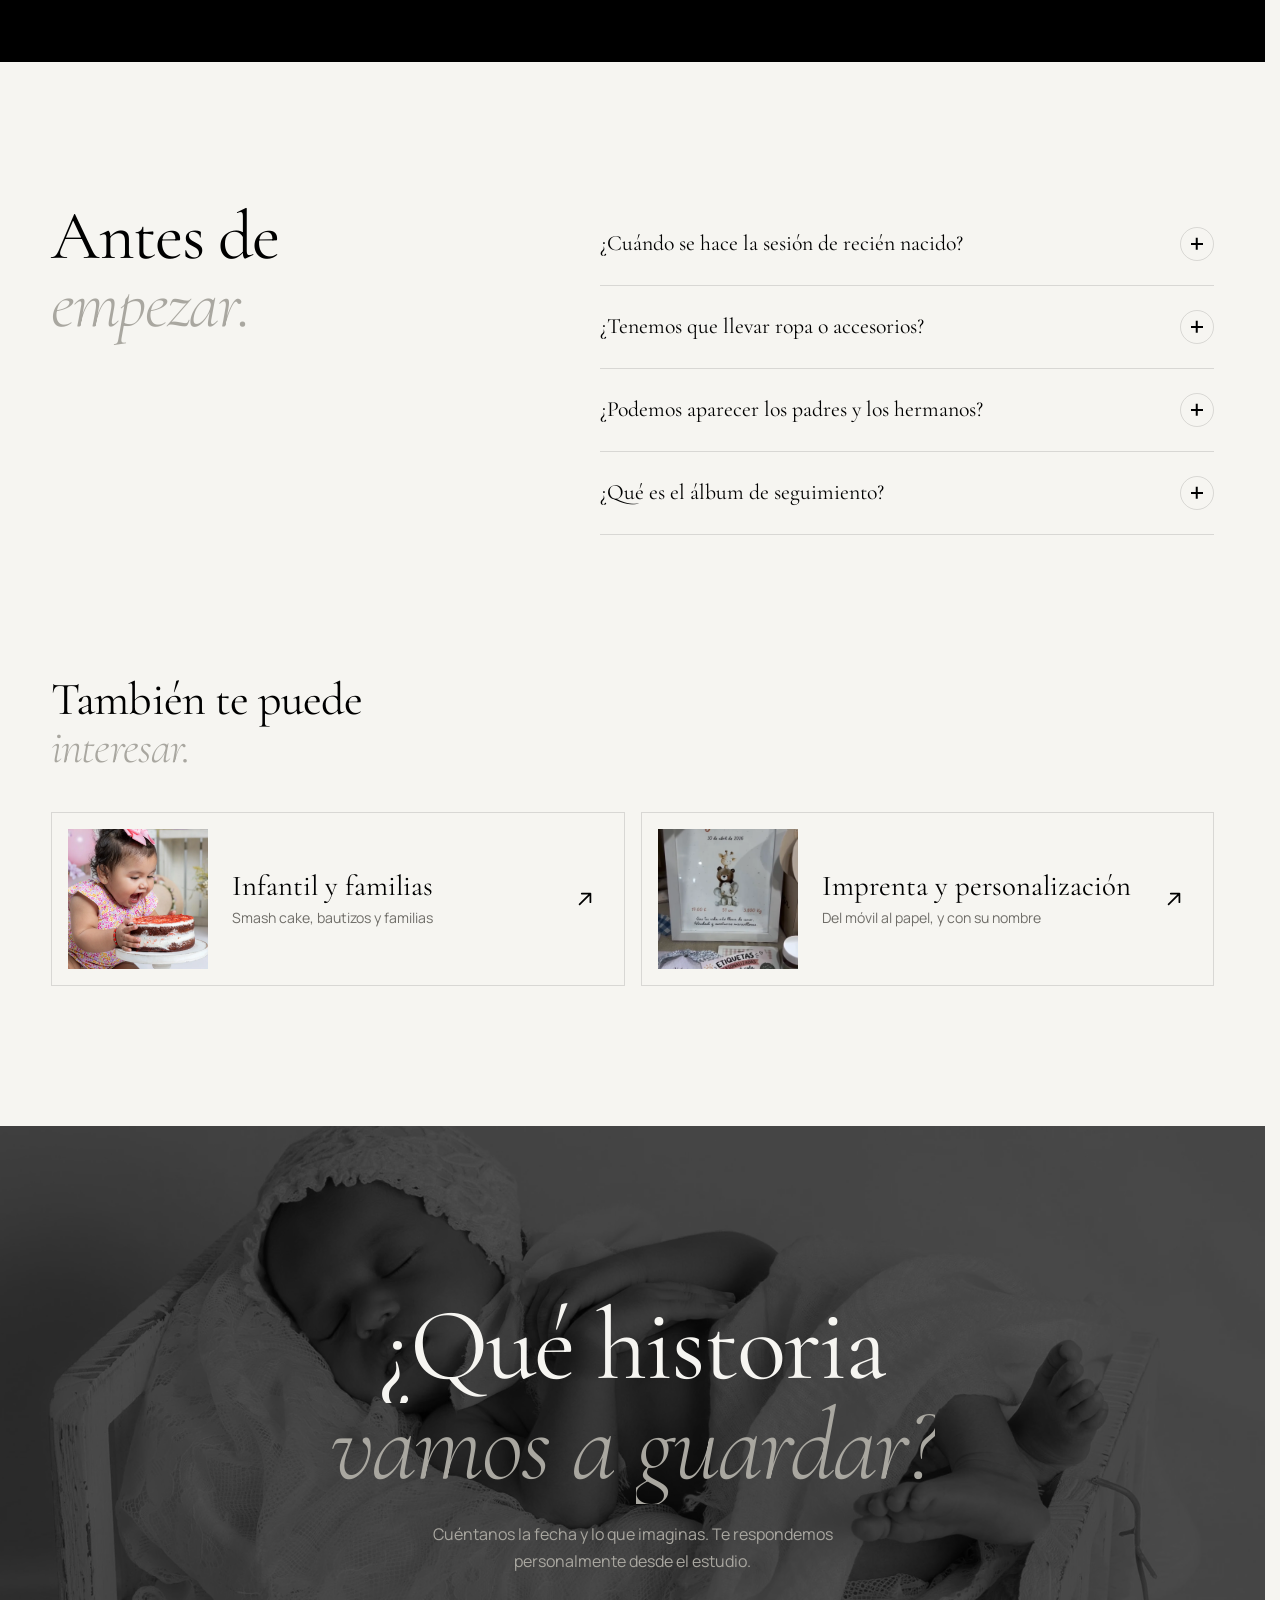
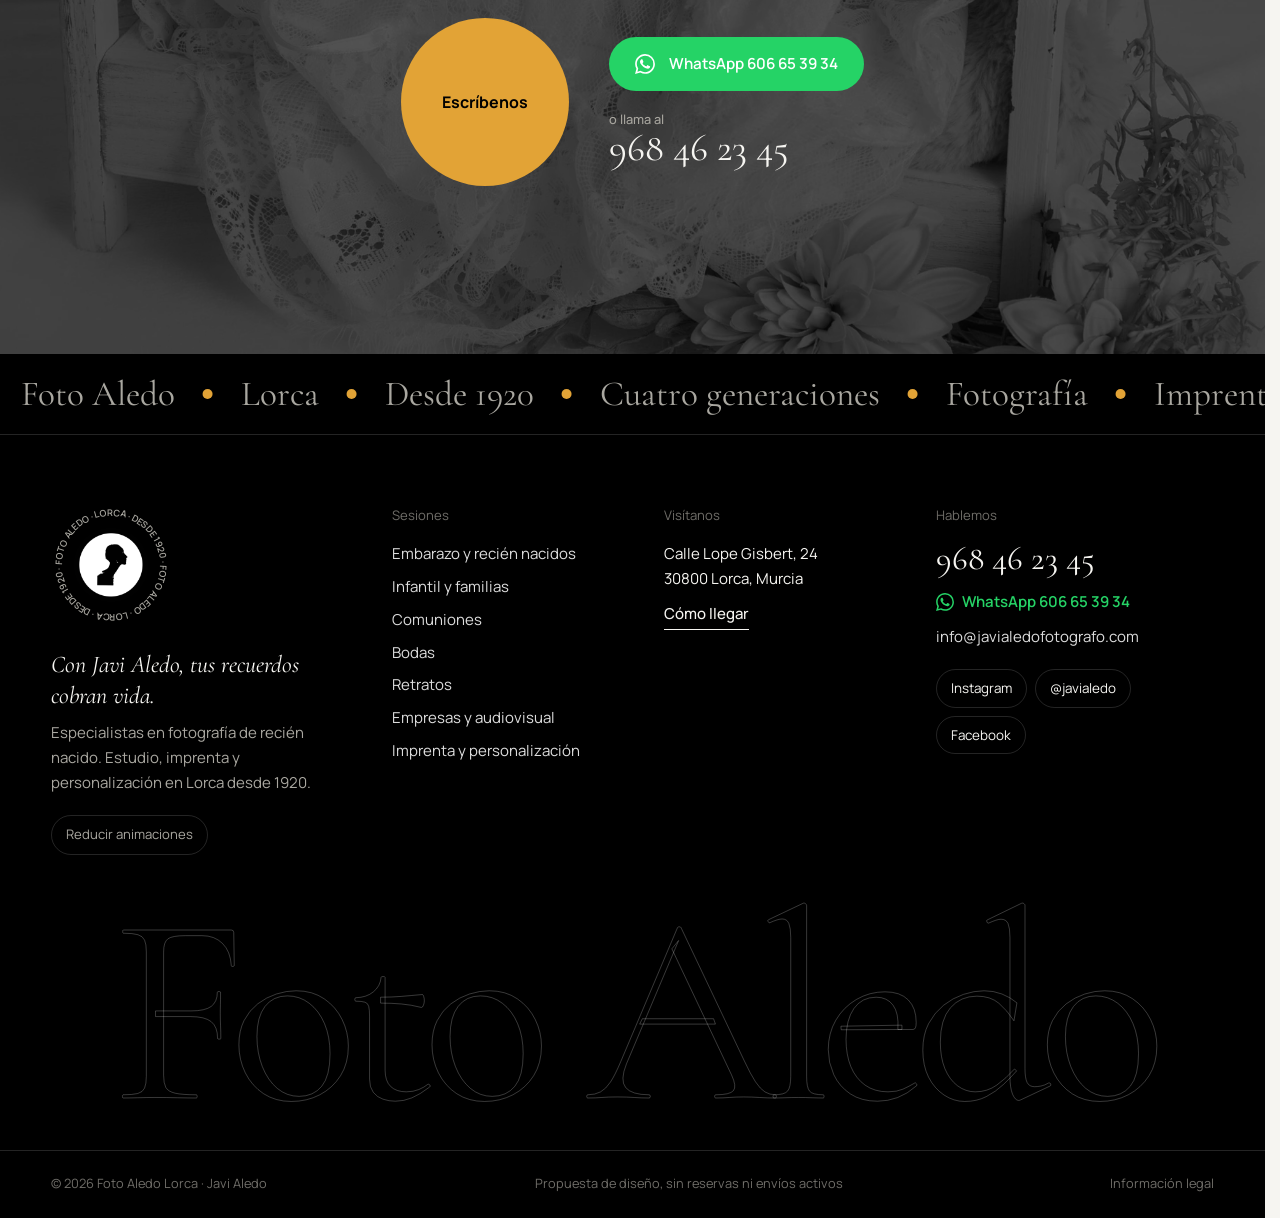
<file: embarazo-recien-nacidos.html>
<!doctype html><html lang="es" class="no-js"><head><meta charset="utf-8"><meta name="viewport" content="width=device-width, initial-scale=1"><meta name="robots" content="noindex, nofollow, noarchive"><meta name="theme-color" content="#000000"><title>Embarazo y recién nacidos en Lorca | Foto Aledo Lorca</title><meta name="description" content="La fotografía de recién nacido es la especialidad del estudio. Sesiones de embarazo y newborn en Lorca con luz suave, calma y todo el tiempo que necesite el bebé."><link rel="canonical" href="https://sefiro888.github.io/foto-aledo-lorca/embarazo-recien-nacidos.html"><meta property="og:site_name" content="Foto Aledo Lorca"><meta property="og:type" content="website"><meta property="og:locale" content="es_ES"><meta property="og:url" content="https://sefiro888.github.io/foto-aledo-lorca/embarazo-recien-nacidos.html"><meta property="og:title" content="Embarazo y recién nacidos · Foto Aledo Lorca"><meta property="og:description" content="Nuestra especialidad: sesiones newborn entre los 5 y 15 días de vida, con calma y todo preparado. Lorca. WhatsApp 606 65 39 34."><meta property="og:image" content="https://sefiro888.github.io/foto-aledo-lorca/assets/share/embarazo-recien-nacidos.jpg?v=3.0"><meta property="og:image:secure_url" content="https://sefiro888.github.io/foto-aledo-lorca/assets/share/embarazo-recien-nacidos.jpg?v=3.0"><meta property="og:image:type" content="image/jpeg"><meta property="og:image:width" content="1200"><meta property="og:image:height" content="630"><meta property="og:image:alt" content="Foto Aledo, Lorca: Embarazo y recién nacidos. Nuestra especialidad."><meta name="twitter:card" content="summary_large_image"><meta name="twitter:title" content="Embarazo y recién nacidos · Foto Aledo Lorca"><meta name="twitter:description" content="Nuestra especialidad: sesiones newborn entre los 5 y 15 días de vida, con calma y todo preparado. Lorca. WhatsApp 606 65 39 34."><meta name="twitter:image" content="https://sefiro888.github.io/foto-aledo-lorca/assets/share/embarazo-recien-nacidos.jpg?v=3.0"><link rel="icon" href="assets/logo.webp"><link rel="apple-touch-icon" href="assets/share/icon-180.png"><link rel="stylesheet" href="assets/fonts/editorial.css"><link rel="stylesheet" href="assets/fonts/sans.css"><link rel="stylesheet" href="styles.css?v=3.0"><script>(function(d){d.classList.replace("no-js","js");try{if(localStorage.getItem("fa-motion")==="reduce"){d.classList.add("reduce");return}if(matchMedia("(prefers-reduced-motion: reduce)").matches)return;if(sessionStorage.getItem("fa-shutter")==="1")d.classList.add("is-entering");}catch(e){}})(document.documentElement)</script><script src="config.js" defer></script><script src="app.js?v=3.0" defer></script></head><body data-page="embarazo-recien-nacidos" data-theme="dark"><a class="skip" href="#contenido">Saltar al contenido</a><div class="progress" aria-hidden="true"><span></span></div><a class="announce" href="comuniones.html"><div class="marquee announce-marquee" data-marquee data-speed="0.6" aria-hidden="true"><div class="marquee-track"><div class="marquee-set"><span>Comuniones 2027: agenda abierta</span><i aria-hidden="true"></i><span>Sesiones en estudio y en exterior</span><i aria-hidden="true"></i><span>Escríbenos y te enviamos toda la información</span><i aria-hidden="true"></i><span>Comuniones 2027: agenda abierta</span><i aria-hidden="true"></i><span>Imprime las fotos de tu móvil al instante</span><i aria-hidden="true"></i></div><div class="marquee-set"><span>Comuniones 2027: agenda abierta</span><i aria-hidden="true"></i><span>Sesiones en estudio y en exterior</span><i aria-hidden="true"></i><span>Escríbenos y te enviamos toda la información</span><i aria-hidden="true"></i><span>Comuniones 2027: agenda abierta</span><i aria-hidden="true"></i><span>Imprime las fotos de tu móvil al instante</span><i aria-hidden="true"></i></div></div></div><span class="sr-only">Comuniones 2027: agenda abierta. Ver información.</span></a><header class="header" data-header><div class="header-inner"><a class="brand" href="index.html" aria-label="Foto Aledo, inicio"><span class="logo-ring" aria-hidden="true"><svg viewBox="0 0 100 100"><defs><path id="ringh" d="M50,50 m-41,0 a41,41 0 1,1 82,0 a41,41 0 1,1 -82,0"/></defs><text><textPath href="#ringh" textLength="256" lengthAdjust="spacing">Foto Aledo · Lorca · desde 1920 · Foto Aledo · Lorca · desde 1920 ·</textPath></text></svg></span><img src="assets/logo.webp" alt="" width="46" height="46"><span class="brand-word">Foto Aledo<small>Javi Aledo · Lorca</small></span></a><nav class="nav" aria-label="Principal"><ul><li class="has-mega"><button type="button" class="nav-btn" aria-expanded="false" aria-controls="mega" data-mega-toggle>Sesiones<svg viewBox="0 0 12 12" aria-hidden="true"><path d="M2 4l4 4 4-4"/></svg></button><div class="mega" id="mega" data-mega><div class="mega-inner"><div class="mega-col"><p class="mega-label">Sesiones y servicios</p><ul class="mega-list"><li><a href="embarazo-recien-nacidos.html" data-preview="951" aria-current="page"><span class="mega-name">Embarazo y newborn</span><span class="mega-short">Nuestra especialidad</span></a></li><li><a href="infantil-familias.html" data-preview="1056"><span class="mega-name">Infantil y familias</span><span class="mega-short">Smash cake, bautizos y familias</span></a></li><li><a href="comuniones.html" data-preview="960"><span class="mega-name">Comuniones 2027</span><span class="mega-short">Agenda 2027 abierta</span><span class="badge">2027</span></a></li><li><a href="bodas.html" data-preview="1003"><span class="mega-name">Bodas y preboda</span><span class="mega-short">Preboda, boda y postboda</span></a></li><li><a href="retratos.html" data-preview="602"><span class="mega-name">Retratos</span><span class="mega-short">Estudio y exterior</span></a></li><li><a href="empresas-audiovisual.html" data-preview="996"><span class="mega-name">Empresas, vídeo y dron</span><span class="mega-short">Eventos, producto, vídeo y dron</span></a></li><li><a href="impresion-personalizacion.html" data-preview="978"><span class="mega-name">Imprenta y personalización</span><span class="mega-short">Del móvil al papel, y con su nombre</span></a></li></ul></div><div class="mega-preview" aria-hidden="true"><span class="mega-img" data-for="951"><img src="assets/951.webp" alt="" width="476" height="597" loading="lazy" decoding="async"></span><span class="mega-img" data-for="1056"><img src="assets/1056.webp" srcset="assets/1056-480.webp 480w, assets/1056-960.webp 960w, assets/1056.webp 2000w" sizes="420px" alt="" width="2000" height="2000" loading="lazy" decoding="async"></span><span class="mega-img" data-for="960"><img src="assets/960.webp" srcset="assets/960-480.webp 480w, assets/960.webp 720w" sizes="420px" alt="" width="720" height="1280" loading="lazy" decoding="async"></span><span class="mega-img" data-for="1003"><img src="assets/1003.webp" srcset="assets/1003-480.webp 480w, assets/1003-960.webp 960w, assets/1003.webp 1440w" sizes="420px" alt="" width="1440" height="1040" loading="lazy" decoding="async"></span><span class="mega-img" data-for="602"><img src="assets/602.webp" srcset="assets/602-480.webp 480w, assets/602-960.webp 960w, assets/602.webp 1441w" sizes="420px" alt="" width="1441" height="1920" loading="lazy" decoding="async"></span><span class="mega-img" data-for="996"><img src="assets/996.webp" srcset="assets/996-480.webp 480w, assets/996-960.webp 960w, assets/996.webp 2400w" sizes="420px" alt="" width="2400" height="1350" loading="lazy" decoding="async"></span><span class="mega-img" data-for="978"><img src="assets/978.webp" srcset="assets/978-480.webp 480w, assets/978.webp 720w" sizes="420px" alt="" width="720" height="1280" loading="lazy" decoding="async"></span><span class="mega-caption">Elige una sesión</span></div><div class="mega-aside"><p class="mega-label">¿No sabes cuál?</p><p>Cuéntanos qué quieres guardar y te orientamos.</p><a class="mega-phone" href="tel:+34968462345" data-phone>968 46 23 45</a><a class="btn btn-wa btn-small" href="https://wa.me/34606653934?text=Hola%20Javi%2C%20he%20visto%20la%20web%20de%20Foto%20Aledo%20y%20me%20gustar%C3%ADa%20pedir%20informaci%C3%B3n." target="_blank" rel="noopener" data-wa="index"><svg class="wa-ico" viewBox="0 0 24 24" aria-hidden="true"><path fill="currentColor" d="M17.472 14.382c-.297-.149-1.758-.867-2.03-.967-.273-.099-.471-.148-.67.15-.197.297-.767.966-.94 1.164-.173.199-.347.223-.644.075-.297-.15-1.255-.463-2.39-1.475-.883-.788-1.48-1.761-1.653-2.059-.173-.297-.018-.458.13-.606.134-.133.298-.347.446-.52.149-.174.198-.298.298-.497.099-.198.05-.371-.025-.52-.075-.149-.669-1.612-.916-2.207-.242-.579-.487-.5-.669-.51-.173-.008-.371-.01-.57-.01-.198 0-.52.074-.792.372-.272.297-1.04 1.016-1.04 2.479 0 1.462 1.065 2.875 1.213 3.074.149.198 2.096 3.2 5.077 4.487.709.306 1.262.489 1.694.625.712.227 1.36.195 1.871.118.571-.085 1.758-.719 2.006-1.413.248-.694.248-1.289.173-1.413-.074-.124-.272-.198-.57-.347m-5.421 7.403h-.004a9.87 9.87 0 0 1-5.031-1.378l-.361-.214-3.741.982.998-3.648-.235-.374a9.86 9.86 0 0 1-1.51-5.26c.001-5.45 4.436-9.884 9.888-9.884 2.64 0 5.122 1.03 6.988 2.898a9.825 9.825 0 0 1 2.893 6.994c-.003 5.45-4.437 9.884-9.885 9.884m8.413-18.297A11.815 11.815 0 0 0 12.05 0C5.495 0 .16 5.335.157 11.892c0 2.096.547 4.142 1.588 5.945L.057 24l6.305-1.654a11.882 11.882 0 0 0 5.683 1.448h.005c6.554 0 11.89-5.335 11.893-11.893a11.821 11.821 0 0 0-3.48-8.413Z"/></svg><span>WhatsApp 606 65 39 34</span></a><a class="link" href="contacto.html">Escribir al estudio</a><a class="mega-all" href="portfolio.html">Ver todo el portafolio <svg class="ico" viewBox="0 0 24 24" aria-hidden="true"><path d="M7 17 17 7M9 7h8v8"/></svg></a></div></div></div></li><li><a href="bodas.html">Bodas</a></li><li><a href="comuniones.html">Comuniones <span class="dot" aria-label="agenda 2027 abierta"></span></a></li><li><a href="impresion-personalizacion.html">Imprenta</a></li><li><a href="portfolio.html">Portafolio</a></li><li><a href="historia.html">Desde 1920</a></li></ul></nav><div class="header-actions"><a class="btn btn-small" href="contacto.html" data-magnetic><span>Reservar</span><svg class="ico" viewBox="0 0 24 24" aria-hidden="true"><path d="M7 17 17 7M9 7h8v8"/></svg></a><button type="button" class="burger" aria-expanded="false" aria-controls="overlay" data-menu-toggle><span class="burger-label">Menú</span><span class="burger-lines" aria-hidden="true"><i></i><i></i></span></button></div></div></header><div class="overlay" id="overlay" data-overlay hidden><div class="ov-grid"><nav class="ov-nav" aria-label="Menú completo"><ul><li style="--i:0"><a href="index.html" data-preview="220"><span class="ov-num">01</span><span class="ov-text">Inicio</span></a></li><li style="--i:1"><a href="bodas.html" data-preview="500"><span class="ov-num">02</span><span class="ov-text">Bodas</span></a></li><li style="--i:2"><a href="comuniones.html" data-preview="960"><span class="ov-num">03</span><span class="ov-text">Comuniones 2027</span></a></li><li style="--i:3"><a href="embarazo-recien-nacidos.html" data-preview="951" aria-current="page"><span class="ov-num">04</span><span class="ov-text">Embarazo y recién nacidos</span></a></li><li style="--i:4"><a href="infantil-familias.html" data-preview="954"><span class="ov-num">05</span><span class="ov-text">Infantil y familias</span></a></li><li style="--i:5"><a href="retratos.html" data-preview="602"><span class="ov-num">06</span><span class="ov-text">Retratos</span></a></li><li style="--i:6"><a href="impresion-personalizacion.html" data-preview="978"><span class="ov-num">07</span><span class="ov-text">Imprenta y personalización</span></a></li><li style="--i:7"><a href="empresas-audiovisual.html" data-preview="801"><span class="ov-num">08</span><span class="ov-text">Empresas, vídeo y dron</span></a></li><li style="--i:8"><a href="portfolio.html" data-preview="507"><span class="ov-num">09</span><span class="ov-text">Portafolio</span></a></li><li style="--i:9"><a href="historia.html" data-preview="701"><span class="ov-num">10</span><span class="ov-text">Desde 1920</span></a></li><li style="--i:10"><a href="contacto.html" data-preview="950"><span class="ov-num">11</span><span class="ov-text">Contacto</span></a></li></ul></nav><div class="ov-visual" aria-hidden="true"><span class="ov-img" data-for="220"><img src="assets/220.webp" srcset="assets/220-480.webp 480w, assets/220-960.webp 960w, assets/220.webp 1920w" sizes="40vw" alt="" width="1920" height="1920" loading="lazy" decoding="async"></span><span class="ov-img" data-for="500"><img src="assets/500.webp" srcset="assets/500-480.webp 480w, assets/500-960.webp 960w, assets/500.webp 1920w" sizes="40vw" alt="" width="1920" height="1280" loading="lazy" decoding="async"></span><span class="ov-img" data-for="960"><img src="assets/960.webp" srcset="assets/960-480.webp 480w, assets/960.webp 720w" sizes="40vw" alt="" width="720" height="1280" loading="lazy" decoding="async"></span><span class="ov-img" data-for="951"><img src="assets/951.webp" alt="" width="476" height="597" loading="lazy" decoding="async"></span><span class="ov-img" data-for="954"><img src="assets/954.webp" srcset="assets/954-480.webp 480w, assets/954.webp 640w" sizes="40vw" alt="" width="640" height="528" loading="lazy" decoding="async"></span><span class="ov-img" data-for="602"><img src="assets/602.webp" srcset="assets/602-480.webp 480w, assets/602-960.webp 960w, assets/602.webp 1441w" sizes="40vw" alt="" width="1441" height="1920" loading="lazy" decoding="async"></span><span class="ov-img" data-for="978"><img src="assets/978.webp" srcset="assets/978-480.webp 480w, assets/978.webp 720w" sizes="40vw" alt="" width="720" height="1280" loading="lazy" decoding="async"></span><span class="ov-img" data-for="801"><img src="assets/801.webp" alt="" width="1920" height="1280" loading="lazy" decoding="async"></span><span class="ov-img" data-for="507"><img src="assets/507.webp" srcset="assets/507-480.webp 480w, assets/507.webp 960w" sizes="40vw" alt="" width="960" height="640" loading="lazy" decoding="async"></span><span class="ov-img" data-for="701"><img src="assets/701.webp" srcset="assets/701-480.webp 480w, assets/701-960.webp 960w, assets/701.webp 1080w" sizes="40vw" alt="" width="1080" height="1920" loading="lazy" decoding="async"></span><span class="ov-img" data-for="950"><img src="assets/950.webp" alt="" width="480" height="640" loading="lazy" decoding="async"></span></div><div class="ov-foot"><div><p class="mega-label">Estudio</p><p>Calle Lope Gisbert, 24 · 30800 Lorca, Murcia</p><a class="link" href="https://www.google.com/maps/search/?api=1&query=Foto+Aledo+Calle+Lope+Gisbert+24+Lorca" target="_blank" rel="noopener">Cómo llegar</a></div><div><p class="mega-label">Llámanos o escríbenos</p><a class="ov-big" href="tel:+34968462345" data-phone>968 46 23 45</a><a class="btn btn-wa btn-small" href="https://wa.me/34606653934?text=Hola%20Javi%2C%20he%20visto%20la%20web%20de%20Foto%20Aledo%20y%20me%20gustar%C3%ADa%20pedir%20informaci%C3%B3n." target="_blank" rel="noopener" data-wa="index"><svg class="wa-ico" viewBox="0 0 24 24" aria-hidden="true"><path fill="currentColor" d="M17.472 14.382c-.297-.149-1.758-.867-2.03-.967-.273-.099-.471-.148-.67.15-.197.297-.767.966-.94 1.164-.173.199-.347.223-.644.075-.297-.15-1.255-.463-2.39-1.475-.883-.788-1.48-1.761-1.653-2.059-.173-.297-.018-.458.13-.606.134-.133.298-.347.446-.52.149-.174.198-.298.298-.497.099-.198.05-.371-.025-.52-.075-.149-.669-1.612-.916-2.207-.242-.579-.487-.5-.669-.51-.173-.008-.371-.01-.57-.01-.198 0-.52.074-.792.372-.272.297-1.04 1.016-1.04 2.479 0 1.462 1.065 2.875 1.213 3.074.149.198 2.096 3.2 5.077 4.487.709.306 1.262.489 1.694.625.712.227 1.36.195 1.871.118.571-.085 1.758-.719 2.006-1.413.248-.694.248-1.289.173-1.413-.074-.124-.272-.198-.57-.347m-5.421 7.403h-.004a9.87 9.87 0 0 1-5.031-1.378l-.361-.214-3.741.982.998-3.648-.235-.374a9.86 9.86 0 0 1-1.51-5.26c.001-5.45 4.436-9.884 9.888-9.884 2.64 0 5.122 1.03 6.988 2.898a9.825 9.825 0 0 1 2.893 6.994c-.003 5.45-4.437 9.884-9.885 9.884m8.413-18.297A11.815 11.815 0 0 0 12.05 0C5.495 0 .16 5.335.157 11.892c0 2.096.547 4.142 1.588 5.945L.057 24l6.305-1.654a11.882 11.882 0 0 0 5.683 1.448h.005c6.554 0 11.89-5.335 11.893-11.893a11.821 11.821 0 0 0-3.48-8.413Z"/></svg><span>WhatsApp 606 65 39 34</span></a></div><div><p class="mega-label">Síguenos</p><a class="link" href="https://www.instagram.com/fotoaledo/" target="_blank" rel="noopener">Instagram @fotoaledo</a><a class="link" href="https://www.facebook.com/FotoAledoLorca/" target="_blank" rel="noopener">Facebook</a></div></div></div></div><main id="contenido"><section class="s-hero" data-theme="dark"><div class="s-hero-copy"><nav class="crumbs" aria-label="Ruta"><a href="index.html">Inicio</a><span aria-hidden="true">/</span><a href="index.html#sesiones">Sesiones</a><span aria-hidden="true">/</span><span aria-current="page">Embarazo y recién nacidos</span></nav><p class="pill"><span class="rec" aria-hidden="true"></span>Nuestra especialidad</p><h1 class="h-hero" data-split>Especialistas en <em>recién nacido.</em></h1><p class="s-lead">La fotografía de recién nacido es la especialidad del estudio. Sesiones de embarazo y newborn en Lorca con luz suave, calma y todo el tiempo que necesite el bebé.</p><div class="hero-actions"><a class="btn" href="contacto.html?servicio=embarazo-recien-nacidos" data-magnetic><span>Pedir información</span><svg class="ico" viewBox="0 0 24 24" aria-hidden="true"><path d="M7 17 17 7M9 7h8v8"/></svg></a><a class="btn btn-wa" href="https://wa.me/34606653934?text=Hola%20Javi%2C%20me%20gustar%C3%ADa%20informaci%C3%B3n%20sobre%20una%20sesi%C3%B3n%20de%20embarazo%20y/o%20reci%C3%A9n%20nacido.%20Mi%20fecha%20prevista%20de%20parto%20es%3A%20" target="_blank" rel="noopener" data-wa="embarazo-recien-nacidos"><svg class="wa-ico" viewBox="0 0 24 24" aria-hidden="true"><path fill="currentColor" d="M17.472 14.382c-.297-.149-1.758-.867-2.03-.967-.273-.099-.471-.148-.67.15-.197.297-.767.966-.94 1.164-.173.199-.347.223-.644.075-.297-.15-1.255-.463-2.39-1.475-.883-.788-1.48-1.761-1.653-2.059-.173-.297-.018-.458.13-.606.134-.133.298-.347.446-.52.149-.174.198-.298.298-.497.099-.198.05-.371-.025-.52-.075-.149-.669-1.612-.916-2.207-.242-.579-.487-.5-.669-.51-.173-.008-.371-.01-.57-.01-.198 0-.52.074-.792.372-.272.297-1.04 1.016-1.04 2.479 0 1.462 1.065 2.875 1.213 3.074.149.198 2.096 3.2 5.077 4.487.709.306 1.262.489 1.694.625.712.227 1.36.195 1.871.118.571-.085 1.758-.719 2.006-1.413.248-.694.248-1.289.173-1.413-.074-.124-.272-.198-.57-.347m-5.421 7.403h-.004a9.87 9.87 0 0 1-5.031-1.378l-.361-.214-3.741.982.998-3.648-.235-.374a9.86 9.86 0 0 1-1.51-5.26c.001-5.45 4.436-9.884 9.888-9.884 2.64 0 5.122 1.03 6.988 2.898a9.825 9.825 0 0 1 2.893 6.994c-.003 5.45-4.437 9.884-9.885 9.884m8.413-18.297A11.815 11.815 0 0 0 12.05 0C5.495 0 .16 5.335.157 11.892c0 2.096.547 4.142 1.588 5.945L.057 24l6.305-1.654a11.882 11.882 0 0 0 5.683 1.448h.005c6.554 0 11.89-5.335 11.893-11.893a11.821 11.821 0 0 0-3.48-8.413Z"/></svg><span>WhatsApp</span></a><a class="link" href="tel:+34968462345" data-phone>o llama al 968 46 23 45</a></div></div><div class="s-hero-media" data-mini-slides><div class="sh-slide is-active"><img src="assets/951.webp" alt="Recién nacido dormido con capota de tul turquesa" width="476" height="597" fetchpriority="high" decoding="async"></div><div class="sh-slide"><img src="assets/211.webp" srcset="assets/211-480.webp 480w, assets/211-960.webp 960w, assets/211.webp 1920w" sizes="(max-width: 900px) 100vw, 55vw" alt="Embarazada con una tela blanca en movimiento sobre fondo negro" width="1920" height="1440" loading="lazy" decoding="async"></div><div class="sh-slide"><img src="assets/220.webp" srcset="assets/220-480.webp 480w, assets/220-960.webp 960w, assets/220.webp 1920w" sizes="(max-width: 900px) 100vw, 55vw" alt="Recién nacido dormido entre tejidos blancos y flores" width="1920" height="1920" loading="lazy" decoding="async"></div><span class="sh-count" aria-hidden="true"><b>01</b> / 03</span></div></section><div class="marquee big-marquee" data-marquee data-speed="1" aria-hidden="true"><div class="marquee-track"><div class="marquee-set"><span>La espera</span><i aria-hidden="true"></i><span>Sus manos</span><i aria-hidden="true"></i><span>Su primer sueño</span><i aria-hidden="true"></i><span>Sus pestañas</span><i aria-hidden="true"></i><span>La primera semana</span><i aria-hidden="true"></i><span>Vuestro comienzo</span><i aria-hidden="true"></i></div><div class="marquee-set"><span>La espera</span><i aria-hidden="true"></i><span>Sus manos</span><i aria-hidden="true"></i><span>Su primer sueño</span><i aria-hidden="true"></i><span>Sus pestañas</span><i aria-hidden="true"></i><span>La primera semana</span><i aria-hidden="true"></i><span>Vuestro comienzo</span><i aria-hidden="true"></i></div></div></div><nav class="chapters-nav" aria-label="En esta página"><div class="wrap"><span>En esta página</span><a href="#cap-1">La espera</a><a href="#cap-2">Recién nacidos</a><a href="#proceso">Cómo trabajamos</a><a href="#preguntas">Preguntas</a></div></nav><section class="s-intro wrap"><h2 class="h-xl" data-split>Los primeros días, <em>para siempre.</em></h2><p class="lead-p">Las fotos de recién nacido se hacen entre los 5 y los 15 días de vida, cuando todavía duermen profundo y se acurrucan como en la barriga. Cada bebé marca el ritmo de su sesión. Preparamos el estudio, los tejidos y los pequeños decorados con antelación para que vosotros solo tengáis que estar. Hablad con Javier durante el embarazo y os orientará sobre el mejor momento para cada sesión.</p></section><section class="chapter wrap" id="cap-1"><div class="ch-head"><p class="ch-tag"><b>01</b>La espera</p><h2 class="h-lg">Retratos de embarazo</h2><p>Fondos oscuros, telas en movimiento y una luz que dibuja la silueta. Un recuerdo de los meses en los que todo estaba a punto de cambiar.</p></div><div class="masonry"><div class="jg-item" style="--ar:1.333"><button type="button" class="shot wide" data-full="assets/211.webp" data-caption="La espera · Embarazo y recién nacidos" aria-label="Ampliar fotografía: La espera · Embarazo y recién nacidos"><span class="shot-frame"><img src="assets/211.webp" srcset="assets/211-480.webp 480w, assets/211-960.webp 960w, assets/211.webp 1920w" sizes="(max-width: 760px) 60vw, 33vw" alt="Embarazada con una tela blanca en movimiento sobre fondo negro" width="1920" height="1440" loading="lazy" decoding="async"></span></button></div><div class="jg-item" style="--ar:0.868"><button type="button" class="shot tall" data-full="assets/213.webp" data-caption="La espera · Embarazo y recién nacidos" aria-label="Ampliar fotografía: La espera · Embarazo y recién nacidos"><span class="shot-frame"><img src="assets/213.webp" srcset="assets/213-480.webp 480w, assets/213-960.webp 960w, assets/213.webp 1666w" sizes="(max-width: 760px) 60vw, 33vw" alt="Retrato de embarazo de perfil con luz tenue" width="1666" height="1920" loading="lazy" decoding="async"></span></button></div><div class="jg-item" style="--ar:0.815"><button type="button" class="shot tall" data-full="assets/215.webp" data-caption="La espera · Embarazo y recién nacidos" aria-label="Ampliar fotografía: La espera · Embarazo y recién nacidos"><span class="shot-frame"><img src="assets/215.webp" srcset="assets/215-480.webp 480w, assets/215-960.webp 960w, assets/215.webp 1564w" sizes="(max-width: 760px) 60vw, 33vw" alt="Retrato de embarazo sobre fondo oscuro" width="1564" height="1920" loading="lazy" decoding="async"></span></button></div><div class="jg-item" style="--ar:0.771"><button type="button" class="shot tall" data-full="assets/212.webp" data-caption="La espera · Embarazo y recién nacidos" aria-label="Ampliar fotografía: La espera · Embarazo y recién nacidos"><span class="shot-frame"><img src="assets/212.webp" srcset="assets/212-480.webp 480w, assets/212-960.webp 960w, assets/212.webp 1480w" sizes="(max-width: 760px) 60vw, 33vw" alt="Silueta de embarazada en penumbra" width="1480" height="1920" loading="lazy" decoding="async"></span></button></div></div></section><section class="chapter wrap" id="cap-2"><div class="ch-head"><p class="ch-tag"><b>02</b>Recién nacidos</p><h2 class="h-lg">Su primera sesión</h2><p>Dormidos, envueltos y muy cerca. Los detalles que crecen más rápido: los pies, los dedos, la forma en que se acurrucan.</p></div><div class="masonry"><div class="jg-item" style="--ar:0.797"><button type="button" class="shot tall" data-full="assets/951.webp" data-caption="Recién nacidos · Embarazo y recién nacidos" aria-label="Ampliar fotografía: Recién nacidos · Embarazo y recién nacidos"><span class="shot-frame"><img src="assets/951.webp" alt="Recién nacido dormido con capota de tul turquesa" width="476" height="597" loading="lazy" decoding="async"></span></button></div><div class="jg-item" style="--ar:1.333"><button type="button" class="shot wide" data-full="assets/952.webp" data-caption="Recién nacidos · Embarazo y recién nacidos" aria-label="Ampliar fotografía: Recién nacidos · Embarazo y recién nacidos"><span class="shot-frame"><img src="assets/952.webp" srcset="assets/952-480.webp 480w, assets/952.webp 640w" sizes="(max-width: 760px) 60vw, 33vw" alt="Recién nacida dormida con diadema de flores" width="640" height="480" loading="lazy" decoding="async"></span></button></div><div class="jg-item" style="--ar:1.131"><button type="button" class="shot square" data-full="assets/1050.webp" data-caption="Recién nacidos · Embarazo y recién nacidos" aria-label="Ampliar fotografía: Recién nacidos · Embarazo y recién nacidos"><span class="shot-frame"><img src="assets/1050.webp" srcset="assets/1050-480.webp 480w, assets/1050-960.webp 960w, assets/1050.webp 1440w" sizes="(max-width: 760px) 60vw, 33vw" alt="Recién nacido dormido con gorro de conejo en una cesta" width="1440" height="1273" loading="lazy" decoding="async"></span></button></div><div class="jg-item" style="--ar:1.000"><button type="button" class="shot square" data-full="assets/953.webp" data-caption="Recién nacidos · Embarazo y recién nacidos" aria-label="Ampliar fotografía: Recién nacidos · Embarazo y recién nacidos"><span class="shot-frame"><img src="assets/953.webp" srcset="assets/953-480.webp 480w, assets/953.webp 640w" sizes="(max-width: 760px) 60vw, 33vw" alt="Recién nacido con gorro verde dormido en una caja de madera" width="640" height="640" loading="lazy" decoding="async"></span></button></div><div class="jg-item" style="--ar:1.252"><button type="button" class="shot wide" data-full="assets/955.webp" data-caption="Recién nacidos · Embarazo y recién nacidos" aria-label="Ampliar fotografía: Recién nacidos · Embarazo y recién nacidos"><span class="shot-frame"><img src="assets/955.webp" srcset="assets/955-480.webp 480w, assets/955.webp 640w" sizes="(max-width: 760px) 60vw, 33vw" alt="Recién nacido dormido sobre fondo rosa" width="640" height="511" loading="lazy" decoding="async"></span></button></div><div class="jg-item" style="--ar:1.333"><button type="button" class="shot wide" data-full="assets/1051.webp" data-caption="Recién nacidos · Embarazo y recién nacidos" aria-label="Ampliar fotografía: Recién nacidos · Embarazo y recién nacidos"><span class="shot-frame"><img src="assets/1051.webp" srcset="assets/1051-480.webp 480w, assets/1051-960.webp 960w, assets/1051.webp 1440w" sizes="(max-width: 760px) 60vw, 33vw" alt="Recién nacido dormido con gorro de osito sobre una manta de pelo" width="1440" height="1080" loading="lazy" decoding="async"></span></button></div><div class="jg-item" style="--ar:1.000"><button type="button" class="shot square" data-full="assets/224.webp" data-caption="Recién nacidos · Embarazo y recién nacidos" aria-label="Ampliar fotografía: Recién nacidos · Embarazo y recién nacidos"><span class="shot-frame"><img src="assets/224.webp" srcset="assets/224-480.webp 480w, assets/224-960.webp 960w, assets/224.webp 1920w" sizes="(max-width: 760px) 60vw, 33vw" alt="Recién nacido dormido sobre tejido beige" width="1920" height="1920" loading="lazy" decoding="async"></span></button></div><div class="jg-item" style="--ar:1.000"><button type="button" class="shot square" data-full="assets/220.webp" data-caption="Recién nacidos · Embarazo y recién nacidos" aria-label="Ampliar fotografía: Recién nacidos · Embarazo y recién nacidos"><span class="shot-frame"><img src="assets/220.webp" srcset="assets/220-480.webp 480w, assets/220-960.webp 960w, assets/220.webp 1920w" sizes="(max-width: 760px) 60vw, 33vw" alt="Recién nacido dormido entre tejidos blancos y flores" width="1920" height="1920" loading="lazy" decoding="async"></span></button></div><div class="jg-item" style="--ar:1.000"><button type="button" class="shot square" data-full="assets/237.webp" data-caption="Recién nacidos · Embarazo y recién nacidos" aria-label="Ampliar fotografía: Recién nacidos · Embarazo y recién nacidos"><span class="shot-frame"><img src="assets/237.webp" srcset="assets/237-480.webp 480w, assets/237-960.webp 960w, assets/237.webp 1920w" sizes="(max-width: 760px) 60vw, 33vw" alt="Recién nacido con gorro gris en un recipiente de madera" width="1920" height="1920" loading="lazy" decoding="async"></span></button></div><div class="jg-item" style="--ar:1.000"><button type="button" class="shot square" data-full="assets/226.webp" data-caption="Recién nacidos · Embarazo y recién nacidos" aria-label="Ampliar fotografía: Recién nacidos · Embarazo y recién nacidos"><span class="shot-frame"><img src="assets/226.webp" srcset="assets/226-480.webp 480w, assets/226-960.webp 960w, assets/226.webp 1920w" sizes="(max-width: 760px) 60vw, 33vw" alt="Recién nacido envuelto en tejido verde" width="1920" height="1920" loading="lazy" decoding="async"></span></button></div><div class="jg-item" style="--ar:1.000"><button type="button" class="shot square" data-full="assets/217.webp" data-caption="Recién nacidos · Embarazo y recién nacidos" aria-label="Ampliar fotografía: Recién nacidos · Embarazo y recién nacidos"><span class="shot-frame"><img src="assets/217.webp" srcset="assets/217-480.webp 480w, assets/217-960.webp 960w, assets/217.webp 1920w" sizes="(max-width: 760px) 60vw, 33vw" alt="Recién nacido con gorro amarillo dentro de un cubo decorativo" width="1920" height="1920" loading="lazy" decoding="async"></span></button></div><div class="jg-item" style="--ar:1.000"><button type="button" class="shot square" data-full="assets/222.webp" data-caption="Recién nacidos · Embarazo y recién nacidos" aria-label="Ampliar fotografía: Recién nacidos · Embarazo y recién nacidos"><span class="shot-frame"><img src="assets/222.webp" srcset="assets/222-480.webp 480w, assets/222-960.webp 960w, assets/222.webp 1920w" sizes="(max-width: 760px) 60vw, 33vw" alt="Bebé dormido sobre una luna decorativa" width="1920" height="1920" loading="lazy" decoding="async"></span></button></div><div class="jg-item" style="--ar:1.392"><button type="button" class="shot wide" data-full="assets/227.webp" data-caption="Recién nacidos · Embarazo y recién nacidos" aria-label="Ampliar fotografía: Recién nacidos · Embarazo y recién nacidos"><span class="shot-frame"><img src="assets/227.webp" srcset="assets/227-480.webp 480w, assets/227-960.webp 960w, assets/227.webp 1920w" sizes="(max-width: 760px) 60vw, 33vw" alt="Recién nacido con capota sobre fondo mostaza" width="1920" height="1379" loading="lazy" decoding="async"></span></button></div><div class="jg-item" style="--ar:1.500"><button type="button" class="shot wide" data-full="assets/410.webp" data-caption="Recién nacidos · Embarazo y recién nacidos" aria-label="Ampliar fotografía: Recién nacidos · Embarazo y recién nacidos"><span class="shot-frame"><img src="assets/410.webp" srcset="assets/410-480.webp 480w, assets/410-960.webp 960w, assets/410.webp 1920w" sizes="(max-width: 760px) 60vw, 33vw" alt="Recién nacido dormido en una cesta de mimbre" width="1920" height="1280" loading="lazy" decoding="async"></span></button></div></div></section><section class="process" id="proceso" data-theme="dark"><div class="wrap"><h2 class="h-xl">Cómo <em>trabajamos.</em></h2><ol class="steps" data-steps><li><b>01</b><h3>Hablamos</h3><p>Por teléfono, por correo o en el estudio. Nos cuentas qué quieres guardar y para cuándo.</p></li><li><b>02</b><h3>Lo preparamos</h3><p>Concretamos lugar, decorado, vestuario y todo lo que conviene saber antes del día.</p></li><li><b>03</b><h3>La sesión</h3><p>Sin prisas y a vuestro ritmo, con Javi detrás de la cámara.</p></li><li><b>04</b><h3>Lo guardas</h3><p>Seleccionamos las imágenes y, si quieres, las imprimimos en el mismo estudio.</p></li></ol></div></section><section class="faq wrap" id="preguntas"><h2 class="h-xl">Antes de <em>empezar.</em></h2><div class="faq-list"><details class="faq-item"><summary>¿Cuándo se hace la sesión de recién nacido?<span class="faq-icon" aria-hidden="true"></span></summary><div class="faq-body"><p>Entre los 5 y los 15 días de vida del bebé. Por eso conviene reservar durante el embarazo con la fecha prevista de parto y confirmar el día exacto cuando nazca.</p></div></details><details class="faq-item"><summary>¿Tenemos que llevar ropa o accesorios?<span class="faq-icon" aria-hidden="true"></span></summary><div class="faq-body"><p>El estudio cuenta con tejidos y decorados propios. Si queréis incluir algo con significado para vosotros, comentadlo al preparar la sesión.</p></div></details><details class="faq-item"><summary>¿Podemos aparecer los padres y los hermanos?<span class="faq-icon" aria-hidden="true"></span></summary><div class="faq-body"><p>Sí. Indicad quién participará cuando consultéis la sesión para prepararla con tiempo.</p></div></details><details class="faq-item"><summary>¿Qué es el álbum de seguimiento?<span class="faq-icon" aria-hidden="true"></span></summary><div class="faq-body"><p>Varias sesiones a lo largo del primer año del bebé (recién nacido, los primeros meses, Navidad, su primer cumpleaños) reunidas en un mismo álbum. Pregunta al estudio cómo se organiza.</p></div></details></div></section><section class="related wrap"><h2 class="h-lg">También te puede <em>interesar.</em></h2><div class="rel-grid"><a class="rel" href="infantil-familias.html"><span class="rel-img"><img src="assets/1056.webp" srcset="assets/1056-480.webp 480w, assets/1056-960.webp 960w, assets/1056.webp 2000w" sizes="(max-width: 760px) 90vw, 45vw" alt="Bebé comiendo su tarta en una sesión smash cake" width="2000" height="2000" loading="lazy" decoding="async"></span><span class="rel-name">Infantil y familias<small>Smash cake, bautizos y familias</small></span><svg class="ico" viewBox="0 0 24 24" aria-hidden="true"><path d="M7 17 17 7M9 7h8v8"/></svg></a><a class="rel" href="impresion-personalizacion.html"><span class="rel-img"><img src="assets/978.webp" srcset="assets/978-480.webp 480w, assets/978.webp 720w" sizes="(max-width: 760px) 90vw, 45vw" alt="Lámina de nacimiento personalizada" width="720" height="1280" loading="lazy" decoding="async"></span><span class="rel-name">Imprenta y personalización<small>Del móvil al papel, y con su nombre</small></span><svg class="ico" viewBox="0 0 24 24" aria-hidden="true"><path d="M7 17 17 7M9 7h8v8"/></svg></a></div></section><section class="cta" data-cycle><div class="cta-bg" aria-hidden="true"><span class="cta-bg-img"><img src="assets/220.webp" srcset="assets/220-480.webp 480w, assets/220-960.webp 960w, assets/220.webp 1920w" sizes="100vw" alt="" width="1920" height="1920" loading="lazy" decoding="async"></span><span class="cta-bg-img"><img src="assets/960.webp" srcset="assets/960-480.webp 480w, assets/960.webp 720w" sizes="100vw" alt="" width="720" height="1280" loading="lazy" decoding="async"></span><span class="cta-bg-img"><img src="assets/500.webp" srcset="assets/500-480.webp 480w, assets/500-960.webp 960w, assets/500.webp 1920w" sizes="100vw" alt="" width="1920" height="1280" loading="lazy" decoding="async"></span><span class="cta-bg-img"><img src="assets/954.webp" srcset="assets/954-480.webp 480w, assets/954.webp 640w" sizes="100vw" alt="" width="640" height="528" loading="lazy" decoding="async"></span><span class="cta-bg-img"><img src="assets/211.webp" srcset="assets/211-480.webp 480w, assets/211-960.webp 960w, assets/211.webp 1920w" sizes="100vw" alt="" width="1920" height="1440" loading="lazy" decoding="async"></span></div><div class="cta-inner"><h2 class="cta-title" data-split>¿Qué historia <em>vamos a guardar?</em></h2><p>Cuéntanos la fecha y lo que imaginas. Te respondemos personalmente desde el estudio.</p><div class="cta-actions"><a class="cta-circle" href="contacto.html" data-magnetic><span>Escríbenos</span></a><div class="cta-alt"><a class="btn btn-wa" href="https://wa.me/34606653934?text=Hola%20Javi%2C%20me%20gustar%C3%ADa%20informaci%C3%B3n%20sobre%20una%20sesi%C3%B3n%20de%20embarazo%20y/o%20reci%C3%A9n%20nacido.%20Mi%20fecha%20prevista%20de%20parto%20es%3A%20" target="_blank" rel="noopener" data-wa="embarazo-recien-nacidos"><svg class="wa-ico" viewBox="0 0 24 24" aria-hidden="true"><path fill="currentColor" d="M17.472 14.382c-.297-.149-1.758-.867-2.03-.967-.273-.099-.471-.148-.67.15-.197.297-.767.966-.94 1.164-.173.199-.347.223-.644.075-.297-.15-1.255-.463-2.39-1.475-.883-.788-1.48-1.761-1.653-2.059-.173-.297-.018-.458.13-.606.134-.133.298-.347.446-.52.149-.174.198-.298.298-.497.099-.198.05-.371-.025-.52-.075-.149-.669-1.612-.916-2.207-.242-.579-.487-.5-.669-.51-.173-.008-.371-.01-.57-.01-.198 0-.52.074-.792.372-.272.297-1.04 1.016-1.04 2.479 0 1.462 1.065 2.875 1.213 3.074.149.198 2.096 3.2 5.077 4.487.709.306 1.262.489 1.694.625.712.227 1.36.195 1.871.118.571-.085 1.758-.719 2.006-1.413.248-.694.248-1.289.173-1.413-.074-.124-.272-.198-.57-.347m-5.421 7.403h-.004a9.87 9.87 0 0 1-5.031-1.378l-.361-.214-3.741.982.998-3.648-.235-.374a9.86 9.86 0 0 1-1.51-5.26c.001-5.45 4.436-9.884 9.888-9.884 2.64 0 5.122 1.03 6.988 2.898a9.825 9.825 0 0 1 2.893 6.994c-.003 5.45-4.437 9.884-9.885 9.884m8.413-18.297A11.815 11.815 0 0 0 12.05 0C5.495 0 .16 5.335.157 11.892c0 2.096.547 4.142 1.588 5.945L.057 24l6.305-1.654a11.882 11.882 0 0 0 5.683 1.448h.005c6.554 0 11.89-5.335 11.893-11.893a11.821 11.821 0 0 0-3.48-8.413Z"/></svg><span>WhatsApp 606 65 39 34</span></a><a class="cta-phone" href="tel:+34968462345" data-phone><small>o llama al</small>968 46 23 45</a></div></div></div></section></main><footer class="footer"><div class="marquee footer-marquee" data-marquee data-speed="0.5" aria-hidden="true"><div class="marquee-track"><div class="marquee-set"><span>Foto Aledo</span><i aria-hidden="true"></i><span>Lorca</span><i aria-hidden="true"></i><span>Desde 1920</span><i aria-hidden="true"></i><span>Cuatro generaciones</span><i aria-hidden="true"></i><span>Fotografía</span><i aria-hidden="true"></i><span>Imprenta</span><i aria-hidden="true"></i></div><div class="marquee-set"><span>Foto Aledo</span><i aria-hidden="true"></i><span>Lorca</span><i aria-hidden="true"></i><span>Desde 1920</span><i aria-hidden="true"></i><span>Cuatro generaciones</span><i aria-hidden="true"></i><span>Fotografía</span><i aria-hidden="true"></i><span>Imprenta</span><i aria-hidden="true"></i></div></div></div><div class="footer-grid"><div class="footer-brand"><span class="footer-logo"><span class="logo-ring" aria-hidden="true"><svg viewBox="0 0 100 100"><defs><path id="ringf" d="M50,50 m-41,0 a41,41 0 1,1 82,0 a41,41 0 1,1 -82,0"/></defs><text><textPath href="#ringf" textLength="256" lengthAdjust="spacing">Foto Aledo · Lorca · desde 1920 · Foto Aledo · Lorca · desde 1920 ·</textPath></text></svg></span><img src="assets/logo.webp" alt="" width="88" height="88" loading="lazy"></span><p class="f-motto">Con Javi Aledo, tus recuerdos cobran vida.</p><p>Especialistas en fotografía de recién nacido. Estudio, imprenta y personalización en Lorca desde 1920.</p><button type="button" class="motion-toggle" data-motion-toggle aria-pressed="false">Reducir animaciones</button></div><div><p class="f-label">Sesiones</p><ul><li><a href="embarazo-recien-nacidos.html">Embarazo y recién nacidos</a></li><li><a href="infantil-familias.html">Infantil y familias</a></li><li><a href="comuniones.html">Comuniones</a></li><li><a href="bodas.html">Bodas</a></li><li><a href="retratos.html">Retratos</a></li><li><a href="empresas-audiovisual.html">Empresas y audiovisual</a></li><li><a href="impresion-personalizacion.html">Imprenta y personalización</a></li></ul></div><div><p class="f-label">Visítanos</p><p>Calle Lope Gisbert, 24<br>30800 Lorca, Murcia</p><a class="link" href="https://www.google.com/maps/search/?api=1&query=Foto+Aledo+Calle+Lope+Gisbert+24+Lorca" target="_blank" rel="noopener">Cómo llegar</a></div><div><p class="f-label">Hablemos</p><a class="f-big" href="tel:+34968462345" data-phone>968 46 23 45</a><a class="f-wa" href="https://wa.me/34606653934?text=Hola%20Javi%2C%20me%20gustar%C3%ADa%20informaci%C3%B3n%20sobre%20una%20sesi%C3%B3n%20de%20embarazo%20y/o%20reci%C3%A9n%20nacido.%20Mi%20fecha%20prevista%20de%20parto%20es%3A%20" target="_blank" rel="noopener" data-wa="embarazo-recien-nacidos"><svg class="wa-ico" viewBox="0 0 24 24" aria-hidden="true"><path fill="currentColor" d="M17.472 14.382c-.297-.149-1.758-.867-2.03-.967-.273-.099-.471-.148-.67.15-.197.297-.767.966-.94 1.164-.173.199-.347.223-.644.075-.297-.15-1.255-.463-2.39-1.475-.883-.788-1.48-1.761-1.653-2.059-.173-.297-.018-.458.13-.606.134-.133.298-.347.446-.52.149-.174.198-.298.298-.497.099-.198.05-.371-.025-.52-.075-.149-.669-1.612-.916-2.207-.242-.579-.487-.5-.669-.51-.173-.008-.371-.01-.57-.01-.198 0-.52.074-.792.372-.272.297-1.04 1.016-1.04 2.479 0 1.462 1.065 2.875 1.213 3.074.149.198 2.096 3.2 5.077 4.487.709.306 1.262.489 1.694.625.712.227 1.36.195 1.871.118.571-.085 1.758-.719 2.006-1.413.248-.694.248-1.289.173-1.413-.074-.124-.272-.198-.57-.347m-5.421 7.403h-.004a9.87 9.87 0 0 1-5.031-1.378l-.361-.214-3.741.982.998-3.648-.235-.374a9.86 9.86 0 0 1-1.51-5.26c.001-5.45 4.436-9.884 9.888-9.884 2.64 0 5.122 1.03 6.988 2.898a9.825 9.825 0 0 1 2.893 6.994c-.003 5.45-4.437 9.884-9.885 9.884m8.413-18.297A11.815 11.815 0 0 0 12.05 0C5.495 0 .16 5.335.157 11.892c0 2.096.547 4.142 1.588 5.945L.057 24l6.305-1.654a11.882 11.882 0 0 0 5.683 1.448h.005c6.554 0 11.89-5.335 11.893-11.893a11.821 11.821 0 0 0-3.48-8.413Z"/></svg>WhatsApp 606 65 39 34</a><a href="mailto:info@javialedofotografo.com" data-email>info@javialedofotografo.com</a><div class="socials"><a href="https://www.instagram.com/fotoaledo/" target="_blank" rel="noopener">Instagram</a><a href="https://www.instagram.com/javialedo/" target="_blank" rel="noopener">@javialedo</a><a href="https://www.facebook.com/FotoAledoLorca/" target="_blank" rel="noopener">Facebook</a></div></div></div><p class="footer-word" aria-hidden="true">Foto Aledo</p><div class="footer-bottom"><span>© <span data-year>2026</span> Foto Aledo Lorca · Javi Aledo</span><span>Propuesta de diseño, sin reservas ni envíos activos</span><a href="informacion-legal.html">Información legal</a></div></footer><nav class="mobile-bar" aria-label="Acciones rápidas"><a href="tel:+34968462345" data-phone><svg viewBox="0 0 24 24" aria-hidden="true"><path d="M5 4h4l2 5-2.5 1.5a11 11 0 0 0 5 5L15 13l5 2v4a2 2 0 0 1-2 2A16 16 0 0 1 3 6a2 2 0 0 1 2-2"/></svg>Llamar</a><a href="https://www.google.com/maps/search/?api=1&query=Foto+Aledo+Calle+Lope+Gisbert+24+Lorca" target="_blank" rel="noopener"><svg viewBox="0 0 24 24" aria-hidden="true"><path d="M12 21s-7-6.2-7-12a7 7 0 0 1 14 0c0 5.8-7 12-7 12z"/><circle cx="12" cy="9" r="2.5"/></svg>Llegar</a><a href="contacto.html" class="mobile-bar-main">Pedir info</a></nav><a class="wa-float" href="https://wa.me/34606653934?text=Hola%20Javi%2C%20me%20gustar%C3%ADa%20informaci%C3%B3n%20sobre%20una%20sesi%C3%B3n%20de%20embarazo%20y/o%20reci%C3%A9n%20nacido.%20Mi%20fecha%20prevista%20de%20parto%20es%3A%20" target="_blank" rel="noopener" data-wa="embarazo-recien-nacidos" aria-label="Escribir a Javi por WhatsApp"><span class="wa-bubble" aria-hidden="true"><b>¿Hablamos?</b>Escríbele a Javi por WhatsApp</span><span class="wa-btn"><svg class="wa-ico" viewBox="0 0 24 24" aria-hidden="true"><path fill="currentColor" d="M17.472 14.382c-.297-.149-1.758-.867-2.03-.967-.273-.099-.471-.148-.67.15-.197.297-.767.966-.94 1.164-.173.199-.347.223-.644.075-.297-.15-1.255-.463-2.39-1.475-.883-.788-1.48-1.761-1.653-2.059-.173-.297-.018-.458.13-.606.134-.133.298-.347.446-.52.149-.174.198-.298.298-.497.099-.198.05-.371-.025-.52-.075-.149-.669-1.612-.916-2.207-.242-.579-.487-.5-.669-.51-.173-.008-.371-.01-.57-.01-.198 0-.52.074-.792.372-.272.297-1.04 1.016-1.04 2.479 0 1.462 1.065 2.875 1.213 3.074.149.198 2.096 3.2 5.077 4.487.709.306 1.262.489 1.694.625.712.227 1.36.195 1.871.118.571-.085 1.758-.719 2.006-1.413.248-.694.248-1.289.173-1.413-.074-.124-.272-.198-.57-.347m-5.421 7.403h-.004a9.87 9.87 0 0 1-5.031-1.378l-.361-.214-3.741.982.998-3.648-.235-.374a9.86 9.86 0 0 1-1.51-5.26c.001-5.45 4.436-9.884 9.888-9.884 2.64 0 5.122 1.03 6.988 2.898a9.825 9.825 0 0 1 2.893 6.994c-.003 5.45-4.437 9.884-9.885 9.884m8.413-18.297A11.815 11.815 0 0 0 12.05 0C5.495 0 .16 5.335.157 11.892c0 2.096.547 4.142 1.588 5.945L.057 24l6.305-1.654a11.882 11.882 0 0 0 5.683 1.448h.005c6.554 0 11.89-5.335 11.893-11.893a11.821 11.821 0 0 0-3.48-8.413Z"/></svg></span></a><button type="button" class="to-top" aria-label="Volver arriba" data-top><svg viewBox="0 0 48 48" aria-hidden="true"><circle class="to-top-track" cx="24" cy="24" r="22"/><circle class="to-top-ring" cx="24" cy="24" r="22"/><path d="M24 31V17m-6 6 6-6 6 6"/></svg></button><dialog class="lightbox" aria-label="Fotografía ampliada"><div class="lb-top"><span class="lb-count"></span><button type="button" class="lb-close" aria-label="Cerrar">Cerrar <span aria-hidden="true">✕</span></button></div><figure class="lb-figure"><img src="assets/logo.webp" alt=""><figcaption></figcaption></figure><button type="button" class="lb-prev" aria-label="Fotografía anterior"><svg viewBox="0 0 24 24" aria-hidden="true"><path d="M15 5l-7 7 7 7"/></svg></button><button type="button" class="lb-next" aria-label="Fotografía siguiente"><svg viewBox="0 0 24 24" aria-hidden="true"><path d="M9 5l7 7-7 7"/></svg></button></dialog><div class="cursor" aria-hidden="true"><span class="cursor-dot"></span><span class="cursor-ring"><b></b></span></div><div class="shutter" aria-hidden="true"><span></span><span></span></div></body></html>
</file>
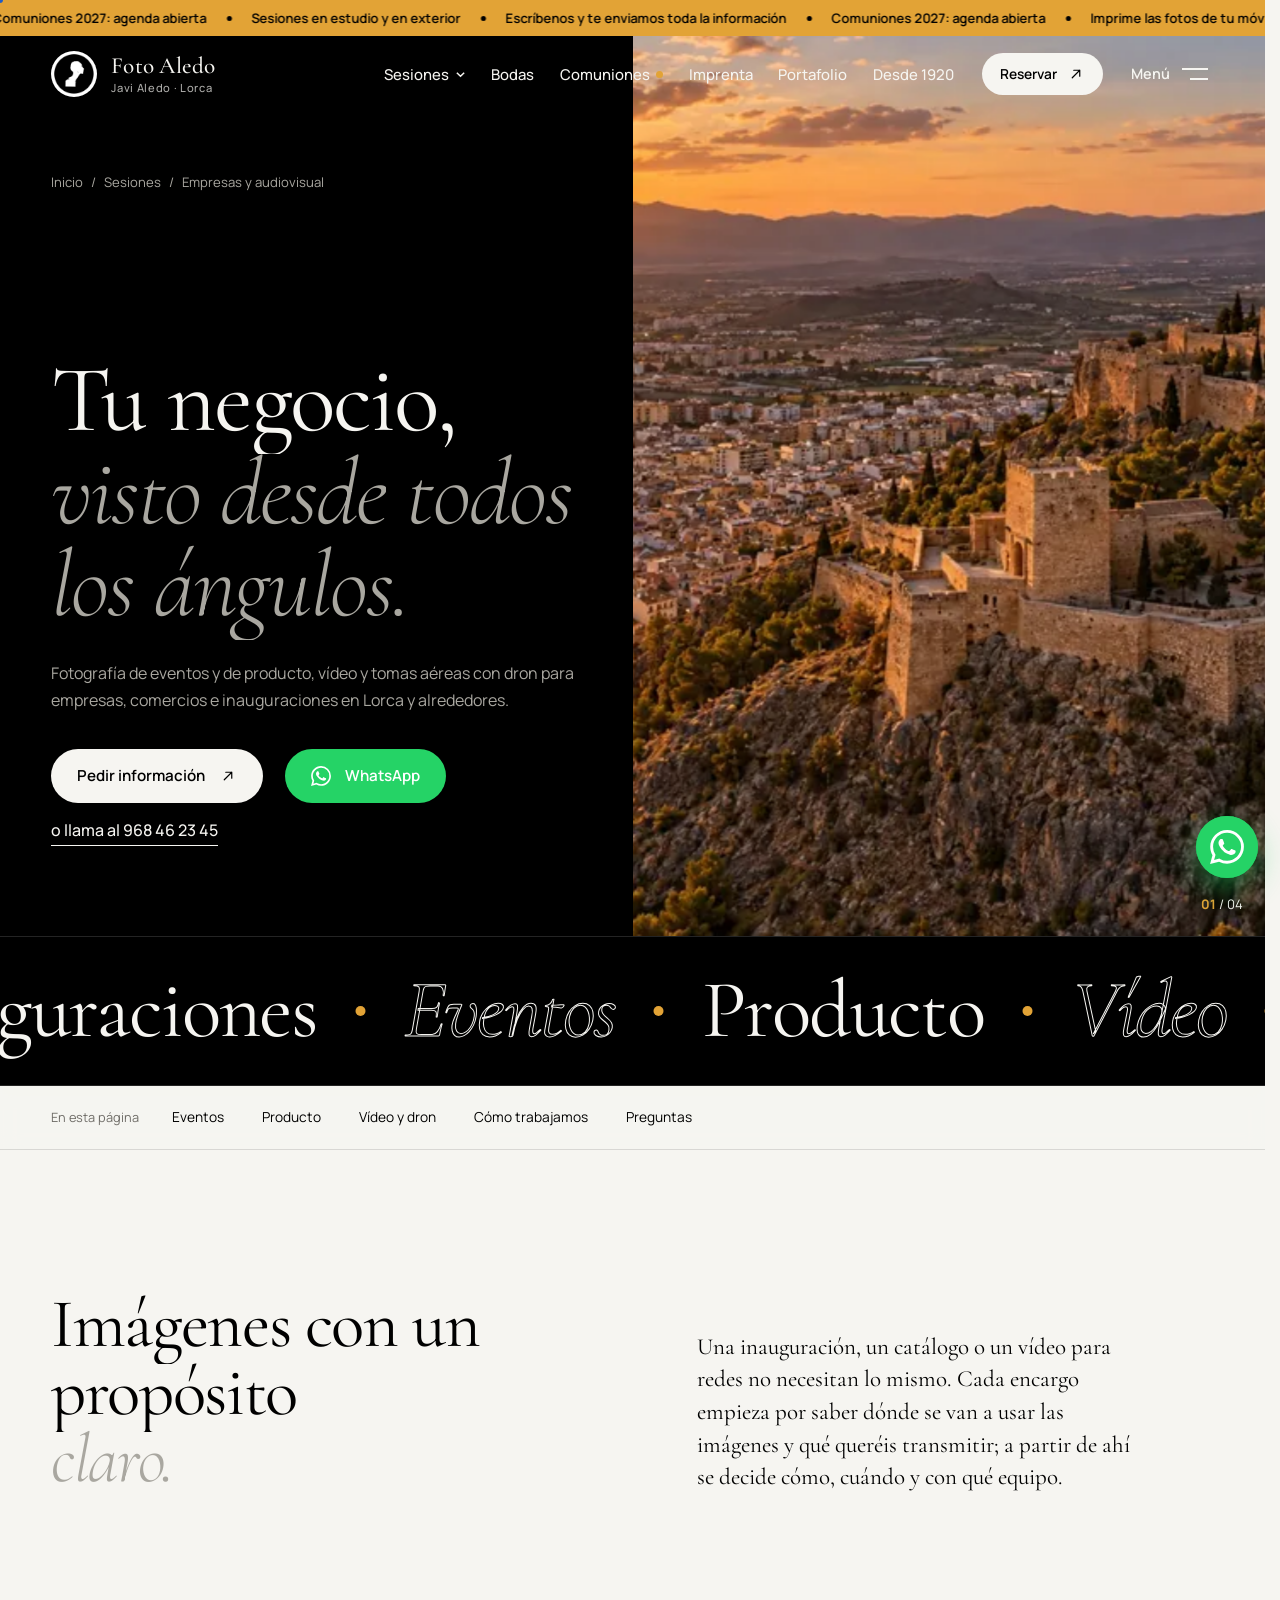
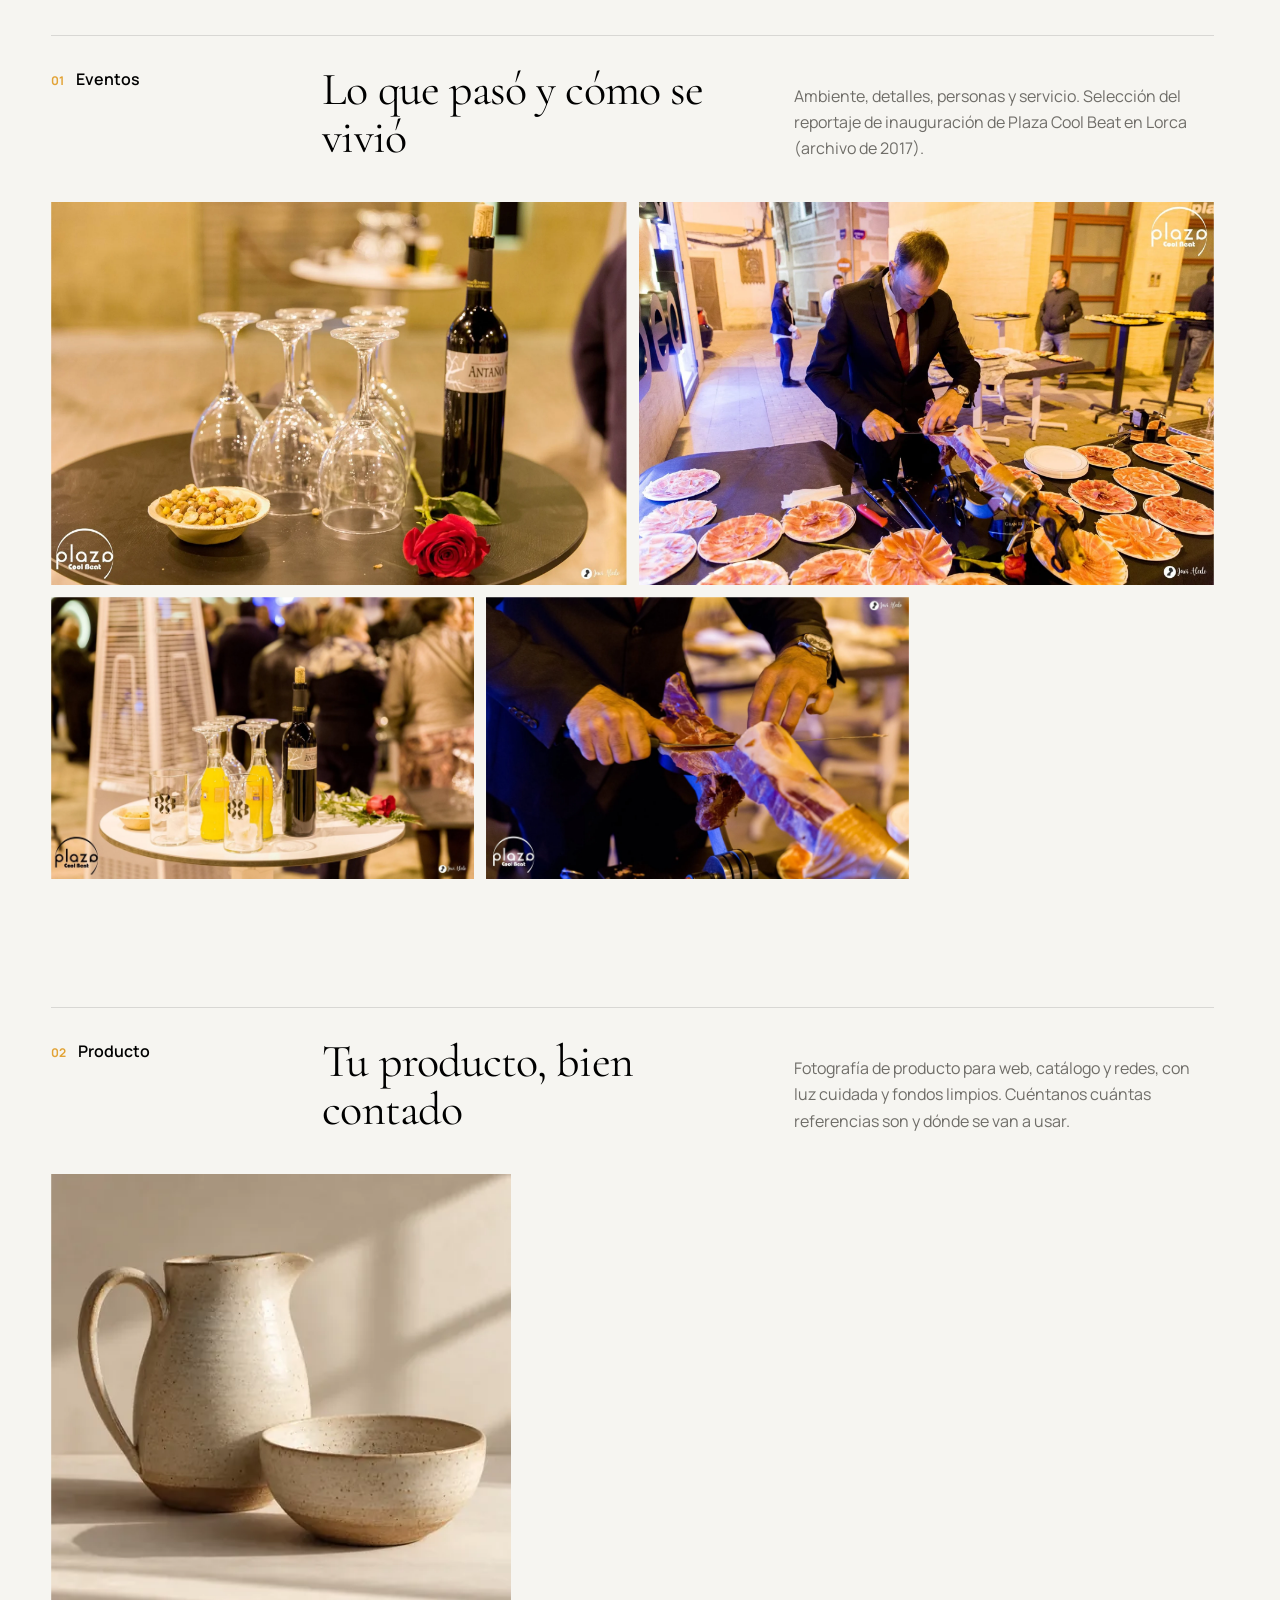
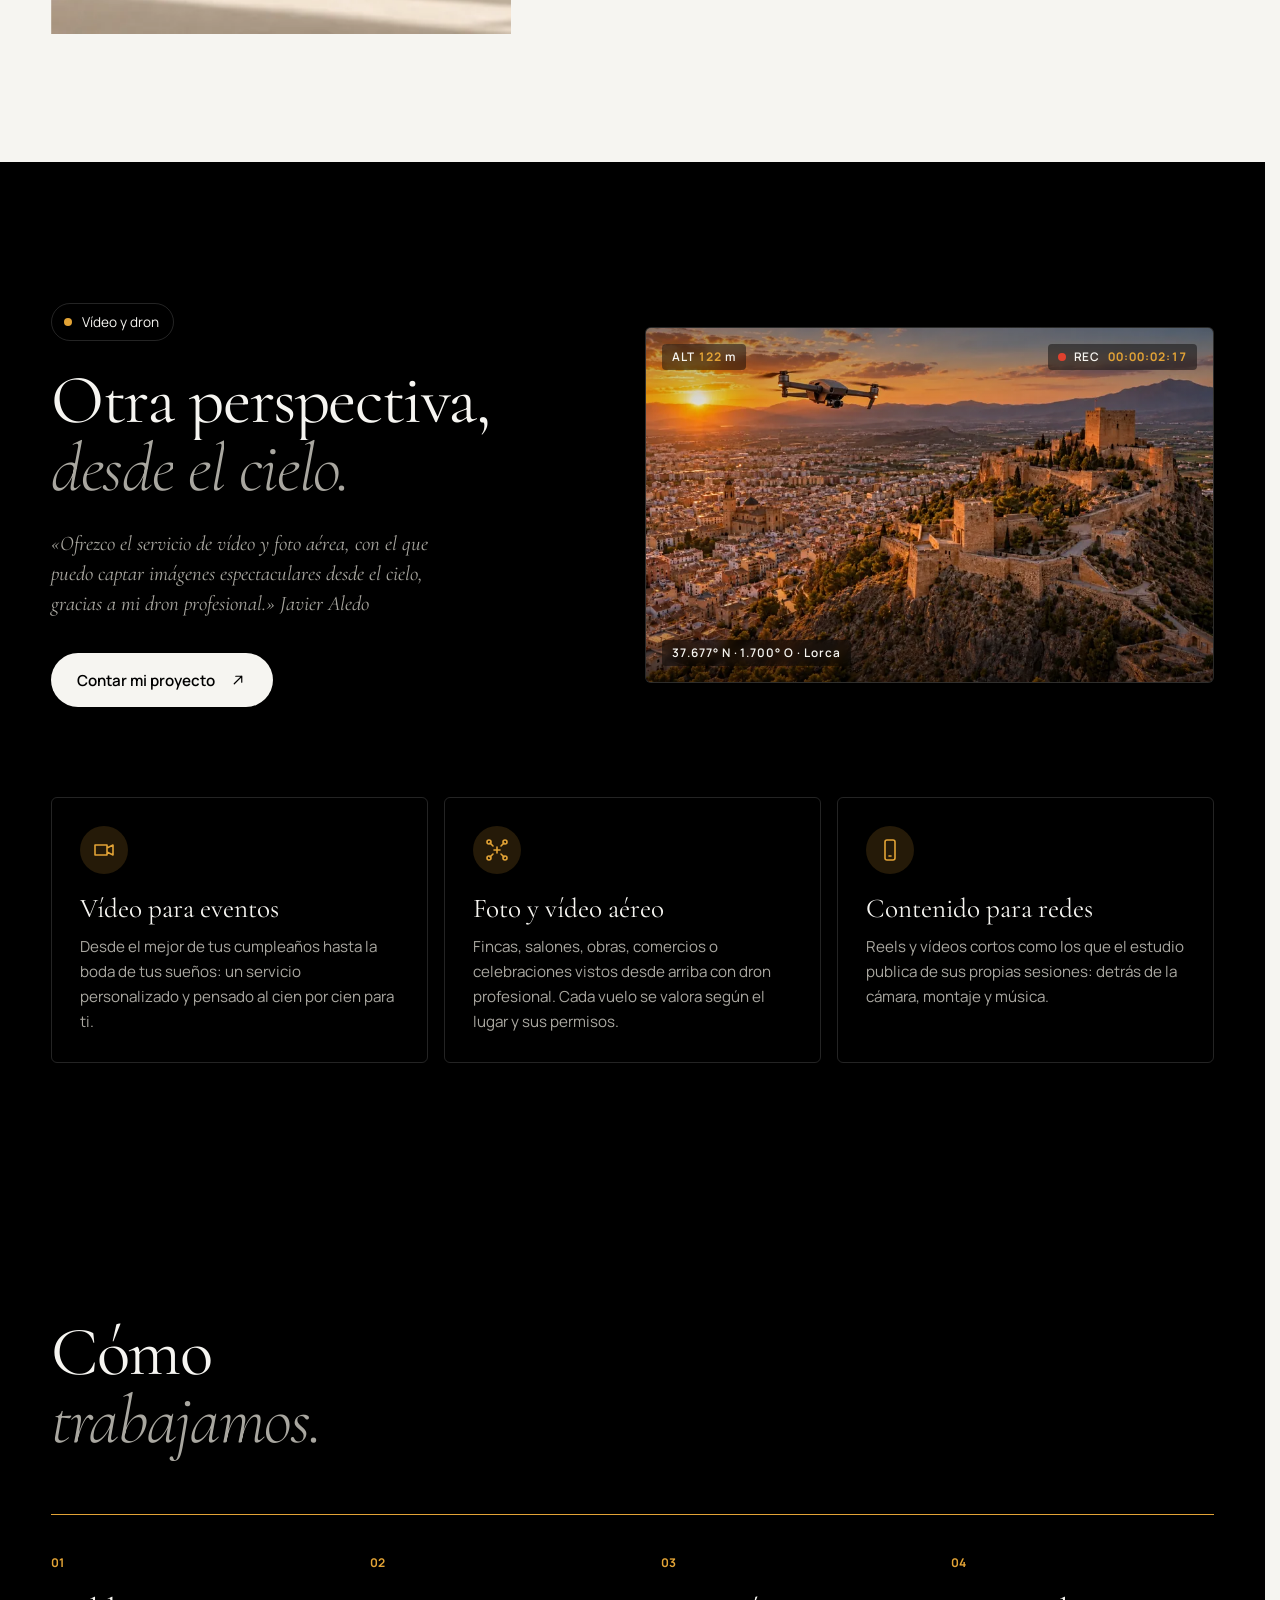
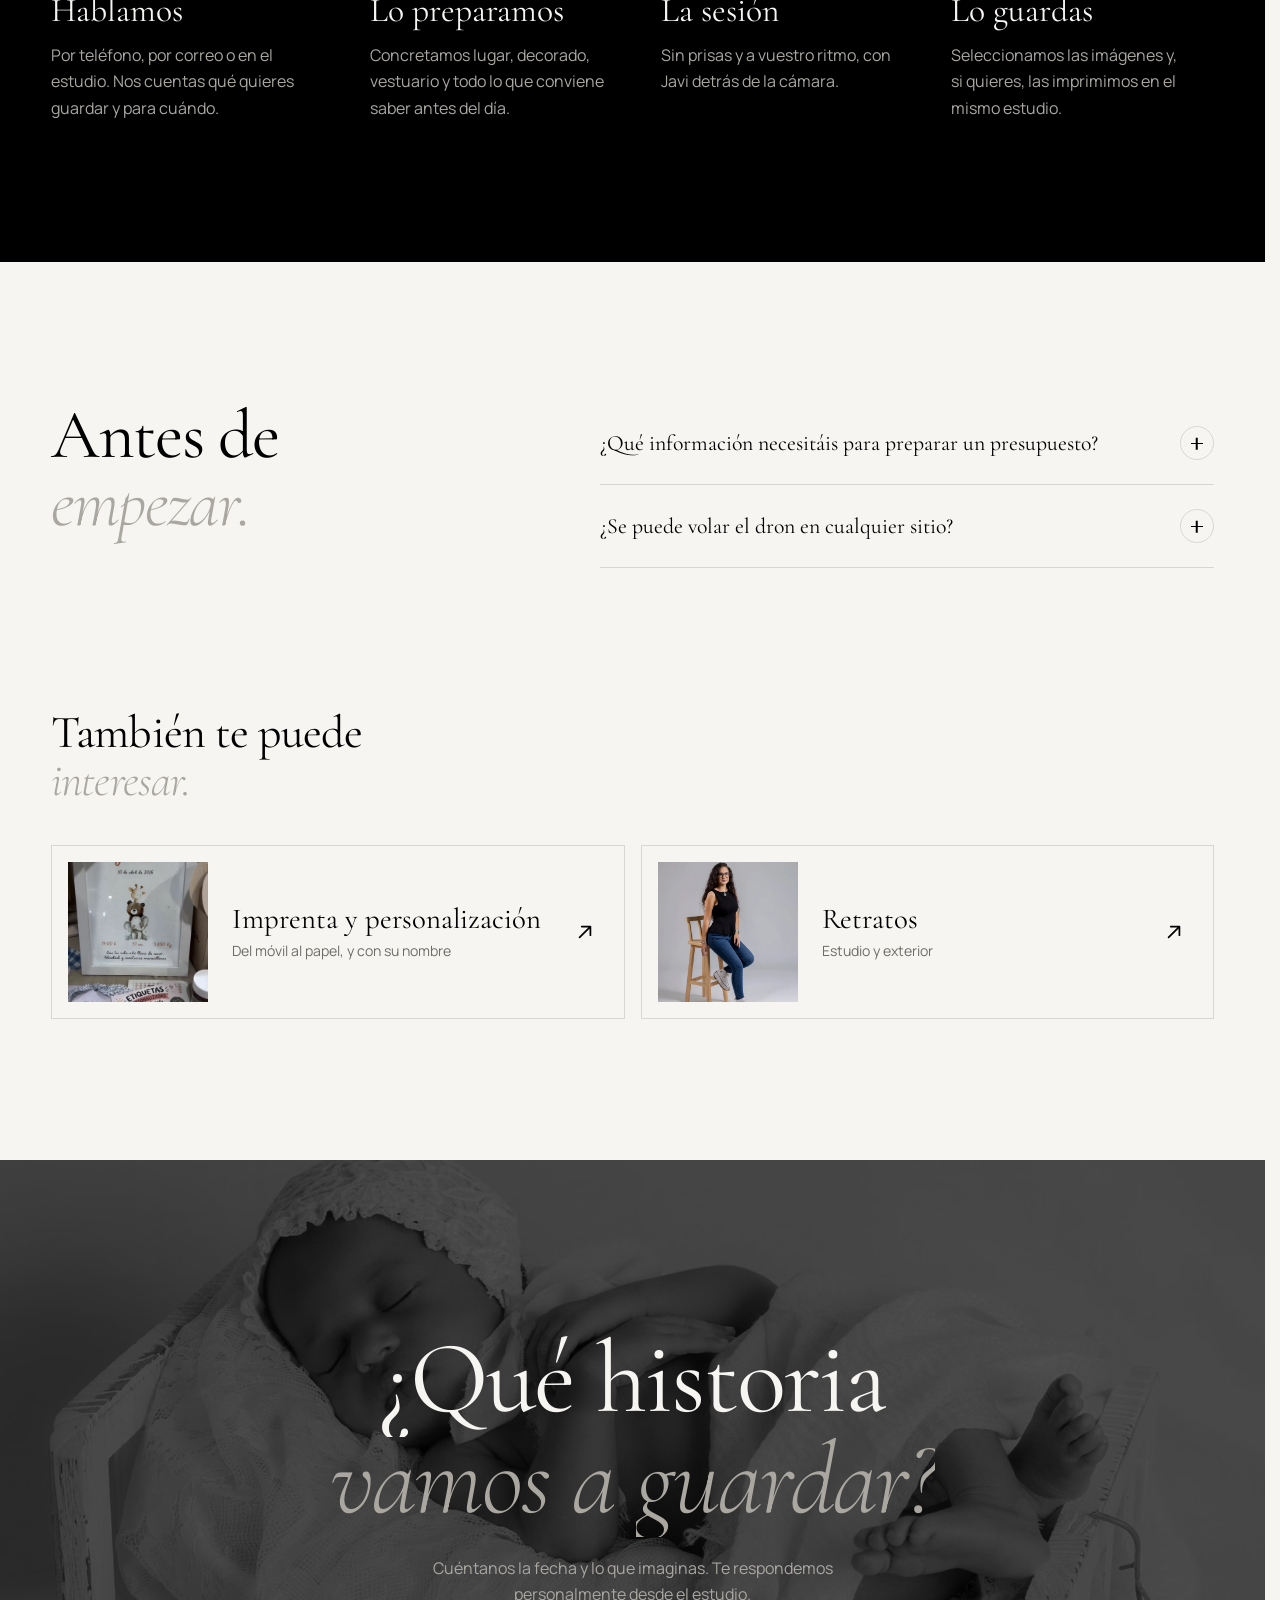
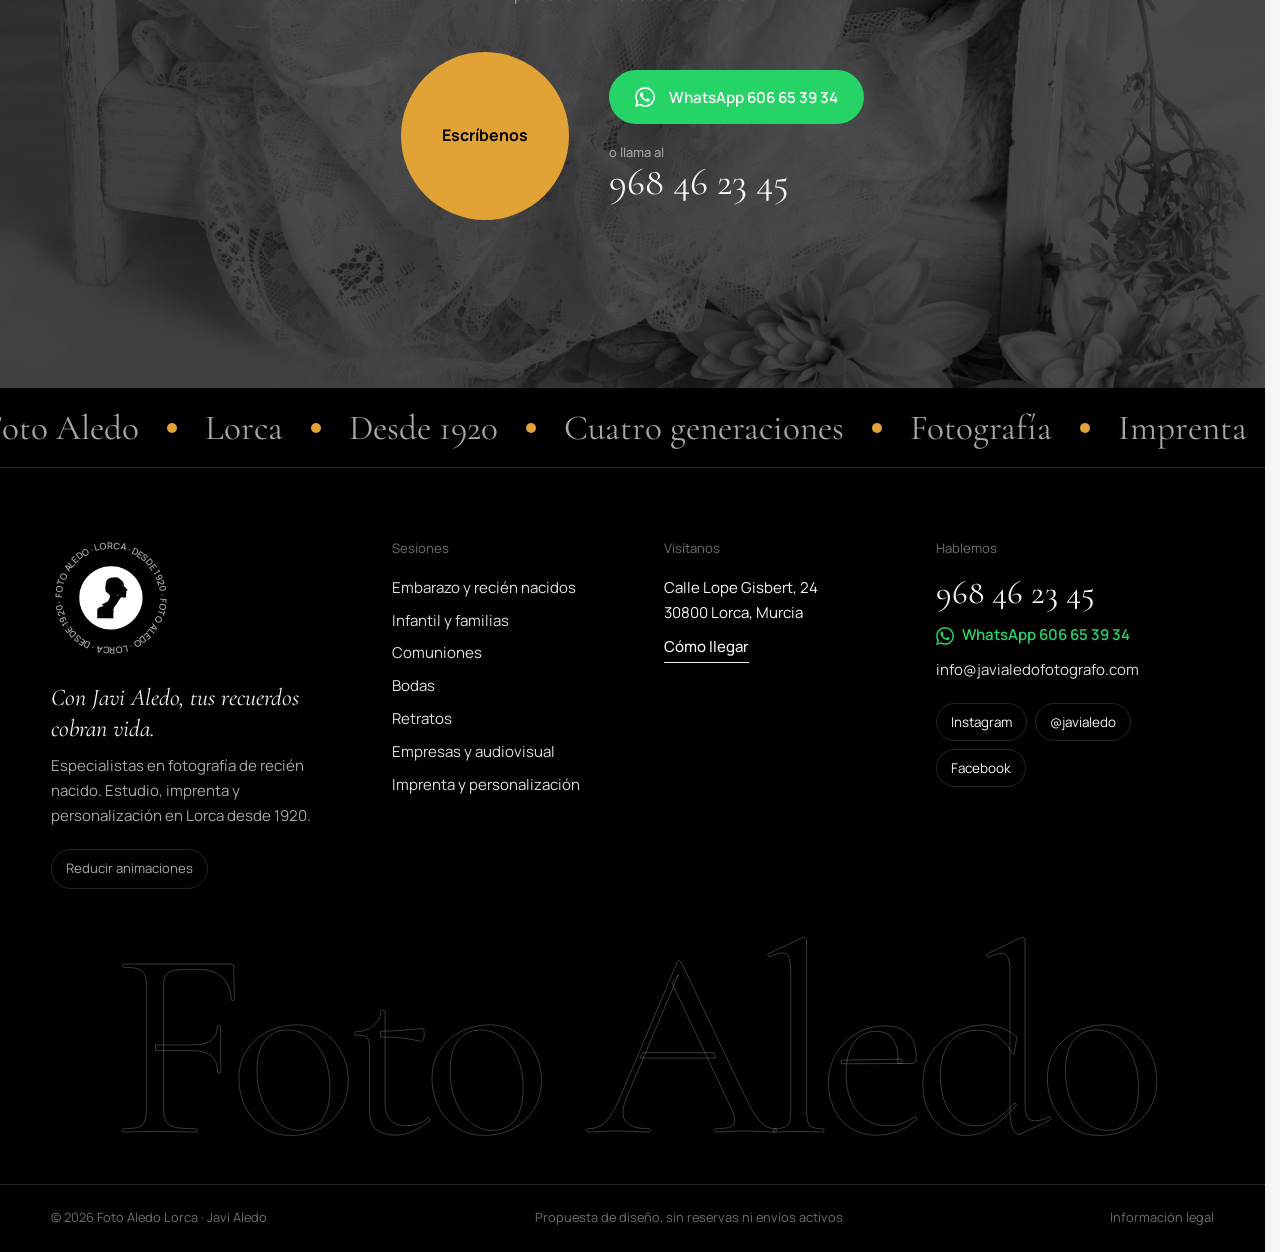
<file: empresas-audiovisual.html>
<!doctype html><html lang="es" class="no-js"><head><meta charset="utf-8"><meta name="viewport" content="width=device-width, initial-scale=1"><meta name="robots" content="noindex, nofollow, noarchive"><meta name="theme-color" content="#000000"><title>Empresas y audiovisual en Lorca | Foto Aledo Lorca</title><meta name="description" content="Fotografía de eventos y de producto, vídeo y tomas aéreas con dron para empresas, comercios e inauguraciones en Lorca y alrededores."><link rel="canonical" href="https://sefiro888.github.io/foto-aledo-lorca/empresas-audiovisual.html"><meta property="og:site_name" content="Foto Aledo Lorca"><meta property="og:type" content="website"><meta property="og:locale" content="es_ES"><meta property="og:url" content="https://sefiro888.github.io/foto-aledo-lorca/empresas-audiovisual.html"><meta property="og:title" content="Empresas, vídeo y dron · Foto Aledo Lorca"><meta property="og:description" content="Fotografía de eventos y producto, vídeo y tomas aéreas con dron en Lorca. WhatsApp 606 65 39 34."><meta property="og:image" content="https://sefiro888.github.io/foto-aledo-lorca/assets/share/empresas-audiovisual.jpg?v=3.0"><meta property="og:image:secure_url" content="https://sefiro888.github.io/foto-aledo-lorca/assets/share/empresas-audiovisual.jpg?v=3.0"><meta property="og:image:type" content="image/jpeg"><meta property="og:image:width" content="1200"><meta property="og:image:height" content="630"><meta property="og:image:alt" content="Foto Aledo, Lorca: Empresas, vídeo y dron. Eventos · producto · dron."><meta name="twitter:card" content="summary_large_image"><meta name="twitter:title" content="Empresas, vídeo y dron · Foto Aledo Lorca"><meta name="twitter:description" content="Fotografía de eventos y producto, vídeo y tomas aéreas con dron en Lorca. WhatsApp 606 65 39 34."><meta name="twitter:image" content="https://sefiro888.github.io/foto-aledo-lorca/assets/share/empresas-audiovisual.jpg?v=3.0"><link rel="icon" href="assets/logo.webp"><link rel="apple-touch-icon" href="assets/share/icon-180.png"><link rel="stylesheet" href="assets/fonts/editorial.css"><link rel="stylesheet" href="assets/fonts/sans.css"><link rel="stylesheet" href="styles.css?v=3.0"><script>(function(d){d.classList.replace("no-js","js");try{if(localStorage.getItem("fa-motion")==="reduce"){d.classList.add("reduce");return}if(matchMedia("(prefers-reduced-motion: reduce)").matches)return;if(sessionStorage.getItem("fa-shutter")==="1")d.classList.add("is-entering");}catch(e){}})(document.documentElement)</script><script src="config.js" defer></script><script src="app.js?v=3.0" defer></script></head><body data-page="empresas-audiovisual" data-theme="dark"><a class="skip" href="#contenido">Saltar al contenido</a><div class="progress" aria-hidden="true"><span></span></div><a class="announce" href="comuniones.html"><div class="marquee announce-marquee" data-marquee data-speed="0.6" aria-hidden="true"><div class="marquee-track"><div class="marquee-set"><span>Comuniones 2027: agenda abierta</span><i aria-hidden="true"></i><span>Sesiones en estudio y en exterior</span><i aria-hidden="true"></i><span>Escríbenos y te enviamos toda la información</span><i aria-hidden="true"></i><span>Comuniones 2027: agenda abierta</span><i aria-hidden="true"></i><span>Imprime las fotos de tu móvil al instante</span><i aria-hidden="true"></i></div><div class="marquee-set"><span>Comuniones 2027: agenda abierta</span><i aria-hidden="true"></i><span>Sesiones en estudio y en exterior</span><i aria-hidden="true"></i><span>Escríbenos y te enviamos toda la información</span><i aria-hidden="true"></i><span>Comuniones 2027: agenda abierta</span><i aria-hidden="true"></i><span>Imprime las fotos de tu móvil al instante</span><i aria-hidden="true"></i></div></div></div><span class="sr-only">Comuniones 2027: agenda abierta. Ver información.</span></a><header class="header" data-header><div class="header-inner"><a class="brand" href="index.html" aria-label="Foto Aledo, inicio"><span class="logo-ring" aria-hidden="true"><svg viewBox="0 0 100 100"><defs><path id="ringh" d="M50,50 m-41,0 a41,41 0 1,1 82,0 a41,41 0 1,1 -82,0"/></defs><text><textPath href="#ringh" textLength="256" lengthAdjust="spacing">Foto Aledo · Lorca · desde 1920 · Foto Aledo · Lorca · desde 1920 ·</textPath></text></svg></span><img src="assets/logo.webp" alt="" width="46" height="46"><span class="brand-word">Foto Aledo<small>Javi Aledo · Lorca</small></span></a><nav class="nav" aria-label="Principal"><ul><li class="has-mega"><button type="button" class="nav-btn" aria-expanded="false" aria-controls="mega" data-mega-toggle>Sesiones<svg viewBox="0 0 12 12" aria-hidden="true"><path d="M2 4l4 4 4-4"/></svg></button><div class="mega" id="mega" data-mega><div class="mega-inner"><div class="mega-col"><p class="mega-label">Sesiones y servicios</p><ul class="mega-list"><li><a href="embarazo-recien-nacidos.html" data-preview="951"><span class="mega-name">Embarazo y newborn</span><span class="mega-short">Nuestra especialidad</span></a></li><li><a href="infantil-familias.html" data-preview="1056"><span class="mega-name">Infantil y familias</span><span class="mega-short">Smash cake, bautizos y familias</span></a></li><li><a href="comuniones.html" data-preview="960"><span class="mega-name">Comuniones 2027</span><span class="mega-short">Agenda 2027 abierta</span><span class="badge">2027</span></a></li><li><a href="bodas.html" data-preview="1003"><span class="mega-name">Bodas y preboda</span><span class="mega-short">Preboda, boda y postboda</span></a></li><li><a href="retratos.html" data-preview="602"><span class="mega-name">Retratos</span><span class="mega-short">Estudio y exterior</span></a></li><li><a href="empresas-audiovisual.html" data-preview="996" aria-current="page"><span class="mega-name">Empresas, vídeo y dron</span><span class="mega-short">Eventos, producto, vídeo y dron</span></a></li><li><a href="impresion-personalizacion.html" data-preview="978"><span class="mega-name">Imprenta y personalización</span><span class="mega-short">Del móvil al papel, y con su nombre</span></a></li></ul></div><div class="mega-preview" aria-hidden="true"><span class="mega-img" data-for="951"><img src="assets/951.webp" alt="" width="476" height="597" loading="lazy" decoding="async"></span><span class="mega-img" data-for="1056"><img src="assets/1056.webp" srcset="assets/1056-480.webp 480w, assets/1056-960.webp 960w, assets/1056.webp 2000w" sizes="420px" alt="" width="2000" height="2000" loading="lazy" decoding="async"></span><span class="mega-img" data-for="960"><img src="assets/960.webp" srcset="assets/960-480.webp 480w, assets/960.webp 720w" sizes="420px" alt="" width="720" height="1280" loading="lazy" decoding="async"></span><span class="mega-img" data-for="1003"><img src="assets/1003.webp" srcset="assets/1003-480.webp 480w, assets/1003-960.webp 960w, assets/1003.webp 1440w" sizes="420px" alt="" width="1440" height="1040" loading="lazy" decoding="async"></span><span class="mega-img" data-for="602"><img src="assets/602.webp" srcset="assets/602-480.webp 480w, assets/602-960.webp 960w, assets/602.webp 1441w" sizes="420px" alt="" width="1441" height="1920" loading="lazy" decoding="async"></span><span class="mega-img" data-for="996"><img src="assets/996.webp" srcset="assets/996-480.webp 480w, assets/996-960.webp 960w, assets/996.webp 2400w" sizes="420px" alt="" width="2400" height="1350" loading="lazy" decoding="async"></span><span class="mega-img" data-for="978"><img src="assets/978.webp" srcset="assets/978-480.webp 480w, assets/978.webp 720w" sizes="420px" alt="" width="720" height="1280" loading="lazy" decoding="async"></span><span class="mega-caption">Elige una sesión</span></div><div class="mega-aside"><p class="mega-label">¿No sabes cuál?</p><p>Cuéntanos qué quieres guardar y te orientamos.</p><a class="mega-phone" href="tel:+34968462345" data-phone>968 46 23 45</a><a class="btn btn-wa btn-small" href="https://wa.me/34606653934?text=Hola%20Javi%2C%20he%20visto%20la%20web%20de%20Foto%20Aledo%20y%20me%20gustar%C3%ADa%20pedir%20informaci%C3%B3n." target="_blank" rel="noopener" data-wa="index"><svg class="wa-ico" viewBox="0 0 24 24" aria-hidden="true"><path fill="currentColor" d="M17.472 14.382c-.297-.149-1.758-.867-2.03-.967-.273-.099-.471-.148-.67.15-.197.297-.767.966-.94 1.164-.173.199-.347.223-.644.075-.297-.15-1.255-.463-2.39-1.475-.883-.788-1.48-1.761-1.653-2.059-.173-.297-.018-.458.13-.606.134-.133.298-.347.446-.52.149-.174.198-.298.298-.497.099-.198.05-.371-.025-.52-.075-.149-.669-1.612-.916-2.207-.242-.579-.487-.5-.669-.51-.173-.008-.371-.01-.57-.01-.198 0-.52.074-.792.372-.272.297-1.04 1.016-1.04 2.479 0 1.462 1.065 2.875 1.213 3.074.149.198 2.096 3.2 5.077 4.487.709.306 1.262.489 1.694.625.712.227 1.36.195 1.871.118.571-.085 1.758-.719 2.006-1.413.248-.694.248-1.289.173-1.413-.074-.124-.272-.198-.57-.347m-5.421 7.403h-.004a9.87 9.87 0 0 1-5.031-1.378l-.361-.214-3.741.982.998-3.648-.235-.374a9.86 9.86 0 0 1-1.51-5.26c.001-5.45 4.436-9.884 9.888-9.884 2.64 0 5.122 1.03 6.988 2.898a9.825 9.825 0 0 1 2.893 6.994c-.003 5.45-4.437 9.884-9.885 9.884m8.413-18.297A11.815 11.815 0 0 0 12.05 0C5.495 0 .16 5.335.157 11.892c0 2.096.547 4.142 1.588 5.945L.057 24l6.305-1.654a11.882 11.882 0 0 0 5.683 1.448h.005c6.554 0 11.89-5.335 11.893-11.893a11.821 11.821 0 0 0-3.48-8.413Z"/></svg><span>WhatsApp 606 65 39 34</span></a><a class="link" href="contacto.html">Escribir al estudio</a><a class="mega-all" href="portfolio.html">Ver todo el portafolio <svg class="ico" viewBox="0 0 24 24" aria-hidden="true"><path d="M7 17 17 7M9 7h8v8"/></svg></a></div></div></div></li><li><a href="bodas.html">Bodas</a></li><li><a href="comuniones.html">Comuniones <span class="dot" aria-label="agenda 2027 abierta"></span></a></li><li><a href="impresion-personalizacion.html">Imprenta</a></li><li><a href="portfolio.html">Portafolio</a></li><li><a href="historia.html">Desde 1920</a></li></ul></nav><div class="header-actions"><a class="btn btn-small" href="contacto.html" data-magnetic><span>Reservar</span><svg class="ico" viewBox="0 0 24 24" aria-hidden="true"><path d="M7 17 17 7M9 7h8v8"/></svg></a><button type="button" class="burger" aria-expanded="false" aria-controls="overlay" data-menu-toggle><span class="burger-label">Menú</span><span class="burger-lines" aria-hidden="true"><i></i><i></i></span></button></div></div></header><div class="overlay" id="overlay" data-overlay hidden><div class="ov-grid"><nav class="ov-nav" aria-label="Menú completo"><ul><li style="--i:0"><a href="index.html" data-preview="220"><span class="ov-num">01</span><span class="ov-text">Inicio</span></a></li><li style="--i:1"><a href="bodas.html" data-preview="500"><span class="ov-num">02</span><span class="ov-text">Bodas</span></a></li><li style="--i:2"><a href="comuniones.html" data-preview="960"><span class="ov-num">03</span><span class="ov-text">Comuniones 2027</span></a></li><li style="--i:3"><a href="embarazo-recien-nacidos.html" data-preview="951"><span class="ov-num">04</span><span class="ov-text">Embarazo y recién nacidos</span></a></li><li style="--i:4"><a href="infantil-familias.html" data-preview="954"><span class="ov-num">05</span><span class="ov-text">Infantil y familias</span></a></li><li style="--i:5"><a href="retratos.html" data-preview="602"><span class="ov-num">06</span><span class="ov-text">Retratos</span></a></li><li style="--i:6"><a href="impresion-personalizacion.html" data-preview="978"><span class="ov-num">07</span><span class="ov-text">Imprenta y personalización</span></a></li><li style="--i:7"><a href="empresas-audiovisual.html" data-preview="801" aria-current="page"><span class="ov-num">08</span><span class="ov-text">Empresas, vídeo y dron</span></a></li><li style="--i:8"><a href="portfolio.html" data-preview="507"><span class="ov-num">09</span><span class="ov-text">Portafolio</span></a></li><li style="--i:9"><a href="historia.html" data-preview="701"><span class="ov-num">10</span><span class="ov-text">Desde 1920</span></a></li><li style="--i:10"><a href="contacto.html" data-preview="950"><span class="ov-num">11</span><span class="ov-text">Contacto</span></a></li></ul></nav><div class="ov-visual" aria-hidden="true"><span class="ov-img" data-for="220"><img src="assets/220.webp" srcset="assets/220-480.webp 480w, assets/220-960.webp 960w, assets/220.webp 1920w" sizes="40vw" alt="" width="1920" height="1920" loading="lazy" decoding="async"></span><span class="ov-img" data-for="500"><img src="assets/500.webp" srcset="assets/500-480.webp 480w, assets/500-960.webp 960w, assets/500.webp 1920w" sizes="40vw" alt="" width="1920" height="1280" loading="lazy" decoding="async"></span><span class="ov-img" data-for="960"><img src="assets/960.webp" srcset="assets/960-480.webp 480w, assets/960.webp 720w" sizes="40vw" alt="" width="720" height="1280" loading="lazy" decoding="async"></span><span class="ov-img" data-for="951"><img src="assets/951.webp" alt="" width="476" height="597" loading="lazy" decoding="async"></span><span class="ov-img" data-for="954"><img src="assets/954.webp" srcset="assets/954-480.webp 480w, assets/954.webp 640w" sizes="40vw" alt="" width="640" height="528" loading="lazy" decoding="async"></span><span class="ov-img" data-for="602"><img src="assets/602.webp" srcset="assets/602-480.webp 480w, assets/602-960.webp 960w, assets/602.webp 1441w" sizes="40vw" alt="" width="1441" height="1920" loading="lazy" decoding="async"></span><span class="ov-img" data-for="978"><img src="assets/978.webp" srcset="assets/978-480.webp 480w, assets/978.webp 720w" sizes="40vw" alt="" width="720" height="1280" loading="lazy" decoding="async"></span><span class="ov-img" data-for="801"><img src="assets/801.webp" alt="" width="1920" height="1280" loading="lazy" decoding="async"></span><span class="ov-img" data-for="507"><img src="assets/507.webp" srcset="assets/507-480.webp 480w, assets/507.webp 960w" sizes="40vw" alt="" width="960" height="640" loading="lazy" decoding="async"></span><span class="ov-img" data-for="701"><img src="assets/701.webp" srcset="assets/701-480.webp 480w, assets/701-960.webp 960w, assets/701.webp 1080w" sizes="40vw" alt="" width="1080" height="1920" loading="lazy" decoding="async"></span><span class="ov-img" data-for="950"><img src="assets/950.webp" alt="" width="480" height="640" loading="lazy" decoding="async"></span></div><div class="ov-foot"><div><p class="mega-label">Estudio</p><p>Calle Lope Gisbert, 24 · 30800 Lorca, Murcia</p><a class="link" href="https://www.google.com/maps/search/?api=1&query=Foto+Aledo+Calle+Lope+Gisbert+24+Lorca" target="_blank" rel="noopener">Cómo llegar</a></div><div><p class="mega-label">Llámanos o escríbenos</p><a class="ov-big" href="tel:+34968462345" data-phone>968 46 23 45</a><a class="btn btn-wa btn-small" href="https://wa.me/34606653934?text=Hola%20Javi%2C%20he%20visto%20la%20web%20de%20Foto%20Aledo%20y%20me%20gustar%C3%ADa%20pedir%20informaci%C3%B3n." target="_blank" rel="noopener" data-wa="index"><svg class="wa-ico" viewBox="0 0 24 24" aria-hidden="true"><path fill="currentColor" d="M17.472 14.382c-.297-.149-1.758-.867-2.03-.967-.273-.099-.471-.148-.67.15-.197.297-.767.966-.94 1.164-.173.199-.347.223-.644.075-.297-.15-1.255-.463-2.39-1.475-.883-.788-1.48-1.761-1.653-2.059-.173-.297-.018-.458.13-.606.134-.133.298-.347.446-.52.149-.174.198-.298.298-.497.099-.198.05-.371-.025-.52-.075-.149-.669-1.612-.916-2.207-.242-.579-.487-.5-.669-.51-.173-.008-.371-.01-.57-.01-.198 0-.52.074-.792.372-.272.297-1.04 1.016-1.04 2.479 0 1.462 1.065 2.875 1.213 3.074.149.198 2.096 3.2 5.077 4.487.709.306 1.262.489 1.694.625.712.227 1.36.195 1.871.118.571-.085 1.758-.719 2.006-1.413.248-.694.248-1.289.173-1.413-.074-.124-.272-.198-.57-.347m-5.421 7.403h-.004a9.87 9.87 0 0 1-5.031-1.378l-.361-.214-3.741.982.998-3.648-.235-.374a9.86 9.86 0 0 1-1.51-5.26c.001-5.45 4.436-9.884 9.888-9.884 2.64 0 5.122 1.03 6.988 2.898a9.825 9.825 0 0 1 2.893 6.994c-.003 5.45-4.437 9.884-9.885 9.884m8.413-18.297A11.815 11.815 0 0 0 12.05 0C5.495 0 .16 5.335.157 11.892c0 2.096.547 4.142 1.588 5.945L.057 24l6.305-1.654a11.882 11.882 0 0 0 5.683 1.448h.005c6.554 0 11.89-5.335 11.893-11.893a11.821 11.821 0 0 0-3.48-8.413Z"/></svg><span>WhatsApp 606 65 39 34</span></a></div><div><p class="mega-label">Síguenos</p><a class="link" href="https://www.instagram.com/fotoaledo/" target="_blank" rel="noopener">Instagram @fotoaledo</a><a class="link" href="https://www.facebook.com/FotoAledoLorca/" target="_blank" rel="noopener">Facebook</a></div></div></div></div><main id="contenido"><section class="s-hero" data-theme="dark"><div class="s-hero-copy"><nav class="crumbs" aria-label="Ruta"><a href="index.html">Inicio</a><span aria-hidden="true">/</span><a href="index.html#sesiones">Sesiones</a><span aria-hidden="true">/</span><span aria-current="page">Empresas y audiovisual</span></nav><h1 class="h-hero" data-split>Tu negocio, <em>visto desde todos los ángulos.</em></h1><p class="s-lead">Fotografía de eventos y de producto, vídeo y tomas aéreas con dron para empresas, comercios e inauguraciones en Lorca y alrededores.</p><div class="hero-actions"><a class="btn" href="contacto.html?servicio=empresas-audiovisual" data-magnetic><span>Pedir información</span><svg class="ico" viewBox="0 0 24 24" aria-hidden="true"><path d="M7 17 17 7M9 7h8v8"/></svg></a><a class="btn btn-wa" href="https://wa.me/34606653934?text=Hola%20Javi%2C%20me%20gustar%C3%ADa%20informaci%C3%B3n%20sobre%20fotograf%C3%ADa%2C%20v%C3%ADdeo%20o%20dron%20para%20mi%20empresa.%20El%20proyecto%20es%3A%20" target="_blank" rel="noopener" data-wa="empresas-audiovisual"><svg class="wa-ico" viewBox="0 0 24 24" aria-hidden="true"><path fill="currentColor" d="M17.472 14.382c-.297-.149-1.758-.867-2.03-.967-.273-.099-.471-.148-.67.15-.197.297-.767.966-.94 1.164-.173.199-.347.223-.644.075-.297-.15-1.255-.463-2.39-1.475-.883-.788-1.48-1.761-1.653-2.059-.173-.297-.018-.458.13-.606.134-.133.298-.347.446-.52.149-.174.198-.298.298-.497.099-.198.05-.371-.025-.52-.075-.149-.669-1.612-.916-2.207-.242-.579-.487-.5-.669-.51-.173-.008-.371-.01-.57-.01-.198 0-.52.074-.792.372-.272.297-1.04 1.016-1.04 2.479 0 1.462 1.065 2.875 1.213 3.074.149.198 2.096 3.2 5.077 4.487.709.306 1.262.489 1.694.625.712.227 1.36.195 1.871.118.571-.085 1.758-.719 2.006-1.413.248-.694.248-1.289.173-1.413-.074-.124-.272-.198-.57-.347m-5.421 7.403h-.004a9.87 9.87 0 0 1-5.031-1.378l-.361-.214-3.741.982.998-3.648-.235-.374a9.86 9.86 0 0 1-1.51-5.26c.001-5.45 4.436-9.884 9.888-9.884 2.64 0 5.122 1.03 6.988 2.898a9.825 9.825 0 0 1 2.893 6.994c-.003 5.45-4.437 9.884-9.885 9.884m8.413-18.297A11.815 11.815 0 0 0 12.05 0C5.495 0 .16 5.335.157 11.892c0 2.096.547 4.142 1.588 5.945L.057 24l6.305-1.654a11.882 11.882 0 0 0 5.683 1.448h.005c6.554 0 11.89-5.335 11.893-11.893a11.821 11.821 0 0 0-3.48-8.413Z"/></svg><span>WhatsApp</span></a><a class="link" href="tel:+34968462345" data-phone>o llama al 968 46 23 45</a></div></div><div class="s-hero-media" data-mini-slides><div class="sh-slide is-active"><img src="assets/996.webp" srcset="assets/996-480.webp 480w, assets/996-960.webp 960w, assets/996.webp 2400w" sizes="(max-width: 900px) 100vw, 55vw" alt="Vista aérea del castillo de Lorca y la ciudad al atardecer" width="2400" height="1350" fetchpriority="high" decoding="async"></div><div class="sh-slide"><img src="assets/801.webp" alt="Copas y detalles de mesa en una inauguración" width="1920" height="1280" loading="lazy" decoding="async"></div><div class="sh-slide"><img src="assets/802.webp" alt="Cortador de jamón durante un evento" width="1920" height="1280" loading="lazy" decoding="async"></div><div class="sh-slide"><img src="assets/800.webp" alt="Mesa preparada para un evento" width="1920" height="1280" loading="lazy" decoding="async"></div><span class="sh-count" aria-hidden="true"><b>01</b> / 04</span></div></section><div class="marquee big-marquee" data-marquee data-speed="1" aria-hidden="true"><div class="marquee-track"><div class="marquee-set"><span>Inauguraciones</span><i aria-hidden="true"></i><span>Eventos</span><i aria-hidden="true"></i><span>Producto</span><i aria-hidden="true"></i><span>Vídeo</span><i aria-hidden="true"></i><span>Dron</span><i aria-hidden="true"></i><span>Redes sociales</span><i aria-hidden="true"></i></div><div class="marquee-set"><span>Inauguraciones</span><i aria-hidden="true"></i><span>Eventos</span><i aria-hidden="true"></i><span>Producto</span><i aria-hidden="true"></i><span>Vídeo</span><i aria-hidden="true"></i><span>Dron</span><i aria-hidden="true"></i><span>Redes sociales</span><i aria-hidden="true"></i></div></div></div><nav class="chapters-nav" aria-label="En esta página"><div class="wrap"><span>En esta página</span><a href="#cap-1">Eventos</a><a href="#cap-2">Producto</a><a href="#cap-3">Vídeo y dron</a><a href="#proceso">Cómo trabajamos</a><a href="#preguntas">Preguntas</a></div></nav><section class="s-intro wrap"><h2 class="h-xl" data-split>Imágenes con un propósito <em>claro.</em></h2><p class="lead-p">Una inauguración, un catálogo o un vídeo para redes no necesitan lo mismo. Cada encargo empieza por saber dónde se van a usar las imágenes y qué queréis transmitir; a partir de ahí se decide cómo, cuándo y con qué equipo.</p></section><section class="chapter wrap" id="cap-1"><div class="ch-head"><p class="ch-tag"><b>01</b>Eventos</p><h2 class="h-lg">Lo que pasó y cómo se vivió</h2><p>Ambiente, detalles, personas y servicio. Selección del reportaje de inauguración de Plaza Cool Beat en Lorca (archivo de 2017).</p></div><div class="masonry"><div class="jg-item" style="--ar:1.500"><button type="button" class="shot wide" data-full="assets/801.webp" data-caption="Eventos · Empresas y audiovisual" aria-label="Ampliar fotografía: Eventos · Empresas y audiovisual"><span class="shot-frame"><img src="assets/801.webp" alt="Copas y detalles de mesa en una inauguración" width="1920" height="1280" loading="lazy" decoding="async"></span></button></div><div class="jg-item" style="--ar:1.500"><button type="button" class="shot wide" data-full="assets/802.webp" data-caption="Eventos · Empresas y audiovisual" aria-label="Ampliar fotografía: Eventos · Empresas y audiovisual"><span class="shot-frame"><img src="assets/802.webp" alt="Cortador de jamón durante un evento" width="1920" height="1280" loading="lazy" decoding="async"></span></button></div><div class="jg-item" style="--ar:1.500"><button type="button" class="shot wide" data-full="assets/800.webp" data-caption="Eventos · Empresas y audiovisual" aria-label="Ampliar fotografía: Eventos · Empresas y audiovisual"><span class="shot-frame"><img src="assets/800.webp" alt="Mesa preparada para un evento" width="1920" height="1280" loading="lazy" decoding="async"></span></button></div><div class="jg-item" style="--ar:1.500"><button type="button" class="shot wide" data-full="assets/803.webp" data-caption="Eventos · Empresas y audiovisual" aria-label="Ampliar fotografía: Eventos · Empresas y audiovisual"><span class="shot-frame"><img src="assets/803.webp" alt="Servicio de catering durante un evento" width="1920" height="1280" loading="lazy" decoding="async"></span></button></div></div></section><section class="chapter wrap" id="cap-2"><div class="ch-head"><p class="ch-tag"><b>02</b>Producto</p><h2 class="h-lg">Tu producto, bien contado</h2><p>Fotografía de producto para web, catálogo y redes, con luz cuidada y fondos limpios. Cuéntanos cuántas referencias son y dónde se van a usar.</p></div><div class="masonry is-single"><div class="jg-item" style="--ar:1.000"><button type="button" class="shot square" data-full="assets/994.webp" data-caption="Producto · Empresas y audiovisual" aria-label="Ampliar fotografía: Producto · Empresas y audiovisual"><span class="shot-frame"><img src="assets/994.webp" srcset="assets/994-480.webp 480w, assets/994-960.webp 960w, assets/994.webp 1254w" sizes="(max-width: 760px) 60vw, 33vw" alt="Bodegón de producto con jarra y cuenco de cerámica" width="1254" height="1254" loading="lazy" decoding="async"></span></button></div></div></section><section class="air" id="cap-3" data-theme="dark"><div class="wrap air-grid"><div class="air-copy"><p class="pill"><span class="rec" aria-hidden="true"></span>Vídeo y dron</p><h2 class="h-xl" data-split>Otra perspectiva, <em>desde el cielo.</em></h2><p>«Ofrezco el servicio de vídeo y foto aérea, con el que puedo captar imágenes espectaculares desde el cielo, gracias a mi dron profesional.» Javier Aledo</p><a class="btn" href="contacto.html?servicio=empresas-audiovisual" data-magnetic><span>Contar mi proyecto</span><svg class="ico" viewBox="0 0 24 24" aria-hidden="true"><path d="M7 17 17 7M9 7h8v8"/></svg></a></div><div class="air-visual has-photo" aria-hidden="true"><img class="air-photo" src="assets/990.webp" srcset="assets/990-480.webp 480w, assets/990-960.webp 960w, assets/990.webp 2400w" sizes="(max-width: 900px) 100vw, 55vw" alt="Dron sobrevolando el castillo de Lorca al atardecer" width="2400" height="1350" loading="lazy" decoding="async"><svg class="air-contours" viewBox="0 0 600 600" preserveAspectRatio="xMidYMid slice"><path d="M-40,120 C150,60 330,200 640,110"/><path d="M-34,154 C158,90 325,228 640,146"/><path d="M-28,188 C166,120 320,256 640,182"/><path d="M-22,222 C174,150 315,284 640,218"/><path d="M-16,256 C182,180 310,312 640,254"/><path d="M-10,290 C190,210 305,340 640,290"/><path d="M-4,324 C198,240 300,368 640,326"/><path d="M2,358 C206,270 295,396 640,362"/><path d="M8,392 C214,300 290,424 640,398"/><path d="M14,426 C222,330 285,452 640,434"/><path d="M20,460 C230,360 280,480 640,470"/><path d="M26,494 C238,390 275,508 640,506"/><path d="M32,528 C246,420 270,536 640,542"/><path d="M38,562 C254,450 265,564 640,578"/></svg><svg class="drone" viewBox="0 0 220 120"><g class="drone-body"><rect x="80" y="52" width="60" height="22" rx="8"/><circle cx="110" cy="80" r="9"/><path d="M80 60 L40 40 M140 60 L180 40 M80 68 L40 88 M140 68 L180 88"/><g class="rotor"><ellipse cx="40" cy="40" rx="26" ry="4"/></g><g class="rotor r2"><ellipse cx="180" cy="40" rx="26" ry="4"/></g><g class="rotor r3"><ellipse cx="40" cy="88" rx="26" ry="4"/></g><g class="rotor"><ellipse cx="180" cy="88" rx="26" ry="4"/></g></g></svg><span class="air-hud air-alt">ALT <b data-alt>120</b> m</span><span class="air-hud air-rec"><i></i>REC <b data-timecode>00:00:00</b></span><span class="air-hud air-gps">37.677° N · 1.700° O · Lorca</span></div></div><div class="wrap air-cards"><article><span class="air-ico"><svg viewBox="0 0 24 24"><path d="M3 7h12v10H3zM15 10l6-3v10l-6-3"/></svg></span><h3>Vídeo para eventos</h3><p>Desde el mejor de tus cumpleaños hasta la boda de tus sueños: un servicio personalizado y pensado al cien por cien para ti.</p></article><article><span class="air-ico"><svg viewBox="0 0 24 24"><path d="M12 9v6M9 12h6M5 5l3 3M19 5l-3 3M5 19l3-3M19 19l-3-3"/><circle cx="4" cy="4" r="2"/><circle cx="20" cy="4" r="2"/><circle cx="4" cy="20" r="2"/><circle cx="20" cy="20" r="2"/></svg></span><h3>Foto y vídeo aéreo</h3><p>Fincas, salones, obras, comercios o celebraciones vistos desde arriba con dron profesional. Cada vuelo se valora según el lugar y sus permisos.</p></article><article><span class="air-ico"><svg viewBox="0 0 24 24"><rect x="7" y="2" width="10" height="20" rx="2"/><path d="M11 18h2"/></svg></span><h3>Contenido para redes</h3><p>Reels y vídeos cortos como los que el estudio publica de sus propias sesiones: detrás de la cámara, montaje y música.</p></article></div></section><section class="process" id="proceso" data-theme="dark"><div class="wrap"><h2 class="h-xl">Cómo <em>trabajamos.</em></h2><ol class="steps" data-steps><li><b>01</b><h3>Hablamos</h3><p>Por teléfono, por correo o en el estudio. Nos cuentas qué quieres guardar y para cuándo.</p></li><li><b>02</b><h3>Lo preparamos</h3><p>Concretamos lugar, decorado, vestuario y todo lo que conviene saber antes del día.</p></li><li><b>03</b><h3>La sesión</h3><p>Sin prisas y a vuestro ritmo, con Javi detrás de la cámara.</p></li><li><b>04</b><h3>Lo guardas</h3><p>Seleccionamos las imágenes y, si quieres, las imprimimos en el mismo estudio.</p></li></ol></div></section><section class="faq wrap" id="preguntas"><h2 class="h-xl">Antes de <em>empezar.</em></h2><div class="faq-list"><details class="faq-item"><summary>¿Qué información necesitáis para preparar un presupuesto?<span class="faq-icon" aria-hidden="true"></span></summary><div class="faq-body"><p>El objetivo del proyecto, el lugar, la fecha orientativa y dónde se usarán las imágenes (web, redes, impresión).</p></div></details><details class="faq-item"><summary>¿Se puede volar el dron en cualquier sitio?<span class="faq-icon" aria-hidden="true"></span></summary><div class="faq-body"><p>No siempre. La viabilidad y las condiciones dependen del lugar y de la normativa; se valora antes de confirmar el encargo.</p></div></details></div></section><section class="related wrap"><h2 class="h-lg">También te puede <em>interesar.</em></h2><div class="rel-grid"><a class="rel" href="impresion-personalizacion.html"><span class="rel-img"><img src="assets/978.webp" srcset="assets/978-480.webp 480w, assets/978.webp 720w" sizes="(max-width: 760px) 90vw, 45vw" alt="Lámina de nacimiento personalizada" width="720" height="1280" loading="lazy" decoding="async"></span><span class="rel-name">Imprenta y personalización<small>Del móvil al papel, y con su nombre</small></span><svg class="ico" viewBox="0 0 24 24" aria-hidden="true"><path d="M7 17 17 7M9 7h8v8"/></svg></a><a class="rel" href="retratos.html"><span class="rel-img"><img src="assets/602.webp" srcset="assets/602-480.webp 480w, assets/602-960.webp 960w, assets/602.webp 1441w" sizes="(max-width: 760px) 90vw, 45vw" alt="Joven sentada en una banqueta en el estudio" width="1441" height="1920" loading="lazy" decoding="async"></span><span class="rel-name">Retratos<small>Estudio y exterior</small></span><svg class="ico" viewBox="0 0 24 24" aria-hidden="true"><path d="M7 17 17 7M9 7h8v8"/></svg></a></div></section><section class="cta" data-cycle><div class="cta-bg" aria-hidden="true"><span class="cta-bg-img"><img src="assets/220.webp" srcset="assets/220-480.webp 480w, assets/220-960.webp 960w, assets/220.webp 1920w" sizes="100vw" alt="" width="1920" height="1920" loading="lazy" decoding="async"></span><span class="cta-bg-img"><img src="assets/960.webp" srcset="assets/960-480.webp 480w, assets/960.webp 720w" sizes="100vw" alt="" width="720" height="1280" loading="lazy" decoding="async"></span><span class="cta-bg-img"><img src="assets/500.webp" srcset="assets/500-480.webp 480w, assets/500-960.webp 960w, assets/500.webp 1920w" sizes="100vw" alt="" width="1920" height="1280" loading="lazy" decoding="async"></span><span class="cta-bg-img"><img src="assets/954.webp" srcset="assets/954-480.webp 480w, assets/954.webp 640w" sizes="100vw" alt="" width="640" height="528" loading="lazy" decoding="async"></span><span class="cta-bg-img"><img src="assets/211.webp" srcset="assets/211-480.webp 480w, assets/211-960.webp 960w, assets/211.webp 1920w" sizes="100vw" alt="" width="1920" height="1440" loading="lazy" decoding="async"></span></div><div class="cta-inner"><h2 class="cta-title" data-split>¿Qué historia <em>vamos a guardar?</em></h2><p>Cuéntanos la fecha y lo que imaginas. Te respondemos personalmente desde el estudio.</p><div class="cta-actions"><a class="cta-circle" href="contacto.html" data-magnetic><span>Escríbenos</span></a><div class="cta-alt"><a class="btn btn-wa" href="https://wa.me/34606653934?text=Hola%20Javi%2C%20me%20gustar%C3%ADa%20informaci%C3%B3n%20sobre%20fotograf%C3%ADa%2C%20v%C3%ADdeo%20o%20dron%20para%20mi%20empresa.%20El%20proyecto%20es%3A%20" target="_blank" rel="noopener" data-wa="empresas-audiovisual"><svg class="wa-ico" viewBox="0 0 24 24" aria-hidden="true"><path fill="currentColor" d="M17.472 14.382c-.297-.149-1.758-.867-2.03-.967-.273-.099-.471-.148-.67.15-.197.297-.767.966-.94 1.164-.173.199-.347.223-.644.075-.297-.15-1.255-.463-2.39-1.475-.883-.788-1.48-1.761-1.653-2.059-.173-.297-.018-.458.13-.606.134-.133.298-.347.446-.52.149-.174.198-.298.298-.497.099-.198.05-.371-.025-.52-.075-.149-.669-1.612-.916-2.207-.242-.579-.487-.5-.669-.51-.173-.008-.371-.01-.57-.01-.198 0-.52.074-.792.372-.272.297-1.04 1.016-1.04 2.479 0 1.462 1.065 2.875 1.213 3.074.149.198 2.096 3.2 5.077 4.487.709.306 1.262.489 1.694.625.712.227 1.36.195 1.871.118.571-.085 1.758-.719 2.006-1.413.248-.694.248-1.289.173-1.413-.074-.124-.272-.198-.57-.347m-5.421 7.403h-.004a9.87 9.87 0 0 1-5.031-1.378l-.361-.214-3.741.982.998-3.648-.235-.374a9.86 9.86 0 0 1-1.51-5.26c.001-5.45 4.436-9.884 9.888-9.884 2.64 0 5.122 1.03 6.988 2.898a9.825 9.825 0 0 1 2.893 6.994c-.003 5.45-4.437 9.884-9.885 9.884m8.413-18.297A11.815 11.815 0 0 0 12.05 0C5.495 0 .16 5.335.157 11.892c0 2.096.547 4.142 1.588 5.945L.057 24l6.305-1.654a11.882 11.882 0 0 0 5.683 1.448h.005c6.554 0 11.89-5.335 11.893-11.893a11.821 11.821 0 0 0-3.48-8.413Z"/></svg><span>WhatsApp 606 65 39 34</span></a><a class="cta-phone" href="tel:+34968462345" data-phone><small>o llama al</small>968 46 23 45</a></div></div></div></section></main><footer class="footer"><div class="marquee footer-marquee" data-marquee data-speed="0.5" aria-hidden="true"><div class="marquee-track"><div class="marquee-set"><span>Foto Aledo</span><i aria-hidden="true"></i><span>Lorca</span><i aria-hidden="true"></i><span>Desde 1920</span><i aria-hidden="true"></i><span>Cuatro generaciones</span><i aria-hidden="true"></i><span>Fotografía</span><i aria-hidden="true"></i><span>Imprenta</span><i aria-hidden="true"></i></div><div class="marquee-set"><span>Foto Aledo</span><i aria-hidden="true"></i><span>Lorca</span><i aria-hidden="true"></i><span>Desde 1920</span><i aria-hidden="true"></i><span>Cuatro generaciones</span><i aria-hidden="true"></i><span>Fotografía</span><i aria-hidden="true"></i><span>Imprenta</span><i aria-hidden="true"></i></div></div></div><div class="footer-grid"><div class="footer-brand"><span class="footer-logo"><span class="logo-ring" aria-hidden="true"><svg viewBox="0 0 100 100"><defs><path id="ringf" d="M50,50 m-41,0 a41,41 0 1,1 82,0 a41,41 0 1,1 -82,0"/></defs><text><textPath href="#ringf" textLength="256" lengthAdjust="spacing">Foto Aledo · Lorca · desde 1920 · Foto Aledo · Lorca · desde 1920 ·</textPath></text></svg></span><img src="assets/logo.webp" alt="" width="88" height="88" loading="lazy"></span><p class="f-motto">Con Javi Aledo, tus recuerdos cobran vida.</p><p>Especialistas en fotografía de recién nacido. Estudio, imprenta y personalización en Lorca desde 1920.</p><button type="button" class="motion-toggle" data-motion-toggle aria-pressed="false">Reducir animaciones</button></div><div><p class="f-label">Sesiones</p><ul><li><a href="embarazo-recien-nacidos.html">Embarazo y recién nacidos</a></li><li><a href="infantil-familias.html">Infantil y familias</a></li><li><a href="comuniones.html">Comuniones</a></li><li><a href="bodas.html">Bodas</a></li><li><a href="retratos.html">Retratos</a></li><li><a href="empresas-audiovisual.html">Empresas y audiovisual</a></li><li><a href="impresion-personalizacion.html">Imprenta y personalización</a></li></ul></div><div><p class="f-label">Visítanos</p><p>Calle Lope Gisbert, 24<br>30800 Lorca, Murcia</p><a class="link" href="https://www.google.com/maps/search/?api=1&query=Foto+Aledo+Calle+Lope+Gisbert+24+Lorca" target="_blank" rel="noopener">Cómo llegar</a></div><div><p class="f-label">Hablemos</p><a class="f-big" href="tel:+34968462345" data-phone>968 46 23 45</a><a class="f-wa" href="https://wa.me/34606653934?text=Hola%20Javi%2C%20me%20gustar%C3%ADa%20informaci%C3%B3n%20sobre%20fotograf%C3%ADa%2C%20v%C3%ADdeo%20o%20dron%20para%20mi%20empresa.%20El%20proyecto%20es%3A%20" target="_blank" rel="noopener" data-wa="empresas-audiovisual"><svg class="wa-ico" viewBox="0 0 24 24" aria-hidden="true"><path fill="currentColor" d="M17.472 14.382c-.297-.149-1.758-.867-2.03-.967-.273-.099-.471-.148-.67.15-.197.297-.767.966-.94 1.164-.173.199-.347.223-.644.075-.297-.15-1.255-.463-2.39-1.475-.883-.788-1.48-1.761-1.653-2.059-.173-.297-.018-.458.13-.606.134-.133.298-.347.446-.52.149-.174.198-.298.298-.497.099-.198.05-.371-.025-.52-.075-.149-.669-1.612-.916-2.207-.242-.579-.487-.5-.669-.51-.173-.008-.371-.01-.57-.01-.198 0-.52.074-.792.372-.272.297-1.04 1.016-1.04 2.479 0 1.462 1.065 2.875 1.213 3.074.149.198 2.096 3.2 5.077 4.487.709.306 1.262.489 1.694.625.712.227 1.36.195 1.871.118.571-.085 1.758-.719 2.006-1.413.248-.694.248-1.289.173-1.413-.074-.124-.272-.198-.57-.347m-5.421 7.403h-.004a9.87 9.87 0 0 1-5.031-1.378l-.361-.214-3.741.982.998-3.648-.235-.374a9.86 9.86 0 0 1-1.51-5.26c.001-5.45 4.436-9.884 9.888-9.884 2.64 0 5.122 1.03 6.988 2.898a9.825 9.825 0 0 1 2.893 6.994c-.003 5.45-4.437 9.884-9.885 9.884m8.413-18.297A11.815 11.815 0 0 0 12.05 0C5.495 0 .16 5.335.157 11.892c0 2.096.547 4.142 1.588 5.945L.057 24l6.305-1.654a11.882 11.882 0 0 0 5.683 1.448h.005c6.554 0 11.89-5.335 11.893-11.893a11.821 11.821 0 0 0-3.48-8.413Z"/></svg>WhatsApp 606 65 39 34</a><a href="mailto:info@javialedofotografo.com" data-email>info@javialedofotografo.com</a><div class="socials"><a href="https://www.instagram.com/fotoaledo/" target="_blank" rel="noopener">Instagram</a><a href="https://www.instagram.com/javialedo/" target="_blank" rel="noopener">@javialedo</a><a href="https://www.facebook.com/FotoAledoLorca/" target="_blank" rel="noopener">Facebook</a></div></div></div><p class="footer-word" aria-hidden="true">Foto Aledo</p><div class="footer-bottom"><span>© <span data-year>2026</span> Foto Aledo Lorca · Javi Aledo</span><span>Propuesta de diseño, sin reservas ni envíos activos</span><a href="informacion-legal.html">Información legal</a></div></footer><nav class="mobile-bar" aria-label="Acciones rápidas"><a href="tel:+34968462345" data-phone><svg viewBox="0 0 24 24" aria-hidden="true"><path d="M5 4h4l2 5-2.5 1.5a11 11 0 0 0 5 5L15 13l5 2v4a2 2 0 0 1-2 2A16 16 0 0 1 3 6a2 2 0 0 1 2-2"/></svg>Llamar</a><a href="https://www.google.com/maps/search/?api=1&query=Foto+Aledo+Calle+Lope+Gisbert+24+Lorca" target="_blank" rel="noopener"><svg viewBox="0 0 24 24" aria-hidden="true"><path d="M12 21s-7-6.2-7-12a7 7 0 0 1 14 0c0 5.8-7 12-7 12z"/><circle cx="12" cy="9" r="2.5"/></svg>Llegar</a><a href="contacto.html" class="mobile-bar-main">Pedir info</a></nav><a class="wa-float" href="https://wa.me/34606653934?text=Hola%20Javi%2C%20me%20gustar%C3%ADa%20informaci%C3%B3n%20sobre%20fotograf%C3%ADa%2C%20v%C3%ADdeo%20o%20dron%20para%20mi%20empresa.%20El%20proyecto%20es%3A%20" target="_blank" rel="noopener" data-wa="empresas-audiovisual" aria-label="Escribir a Javi por WhatsApp"><span class="wa-bubble" aria-hidden="true"><b>¿Hablamos?</b>Escríbele a Javi por WhatsApp</span><span class="wa-btn"><svg class="wa-ico" viewBox="0 0 24 24" aria-hidden="true"><path fill="currentColor" d="M17.472 14.382c-.297-.149-1.758-.867-2.03-.967-.273-.099-.471-.148-.67.15-.197.297-.767.966-.94 1.164-.173.199-.347.223-.644.075-.297-.15-1.255-.463-2.39-1.475-.883-.788-1.48-1.761-1.653-2.059-.173-.297-.018-.458.13-.606.134-.133.298-.347.446-.52.149-.174.198-.298.298-.497.099-.198.05-.371-.025-.52-.075-.149-.669-1.612-.916-2.207-.242-.579-.487-.5-.669-.51-.173-.008-.371-.01-.57-.01-.198 0-.52.074-.792.372-.272.297-1.04 1.016-1.04 2.479 0 1.462 1.065 2.875 1.213 3.074.149.198 2.096 3.2 5.077 4.487.709.306 1.262.489 1.694.625.712.227 1.36.195 1.871.118.571-.085 1.758-.719 2.006-1.413.248-.694.248-1.289.173-1.413-.074-.124-.272-.198-.57-.347m-5.421 7.403h-.004a9.87 9.87 0 0 1-5.031-1.378l-.361-.214-3.741.982.998-3.648-.235-.374a9.86 9.86 0 0 1-1.51-5.26c.001-5.45 4.436-9.884 9.888-9.884 2.64 0 5.122 1.03 6.988 2.898a9.825 9.825 0 0 1 2.893 6.994c-.003 5.45-4.437 9.884-9.885 9.884m8.413-18.297A11.815 11.815 0 0 0 12.05 0C5.495 0 .16 5.335.157 11.892c0 2.096.547 4.142 1.588 5.945L.057 24l6.305-1.654a11.882 11.882 0 0 0 5.683 1.448h.005c6.554 0 11.89-5.335 11.893-11.893a11.821 11.821 0 0 0-3.48-8.413Z"/></svg></span></a><button type="button" class="to-top" aria-label="Volver arriba" data-top><svg viewBox="0 0 48 48" aria-hidden="true"><circle class="to-top-track" cx="24" cy="24" r="22"/><circle class="to-top-ring" cx="24" cy="24" r="22"/><path d="M24 31V17m-6 6 6-6 6 6"/></svg></button><dialog class="lightbox" aria-label="Fotografía ampliada"><div class="lb-top"><span class="lb-count"></span><button type="button" class="lb-close" aria-label="Cerrar">Cerrar <span aria-hidden="true">✕</span></button></div><figure class="lb-figure"><img src="assets/logo.webp" alt=""><figcaption></figcaption></figure><button type="button" class="lb-prev" aria-label="Fotografía anterior"><svg viewBox="0 0 24 24" aria-hidden="true"><path d="M15 5l-7 7 7 7"/></svg></button><button type="button" class="lb-next" aria-label="Fotografía siguiente"><svg viewBox="0 0 24 24" aria-hidden="true"><path d="M9 5l7 7-7 7"/></svg></button></dialog><div class="cursor" aria-hidden="true"><span class="cursor-dot"></span><span class="cursor-ring"><b></b></span></div><div class="shutter" aria-hidden="true"><span></span><span></span></div></body></html>
</file>
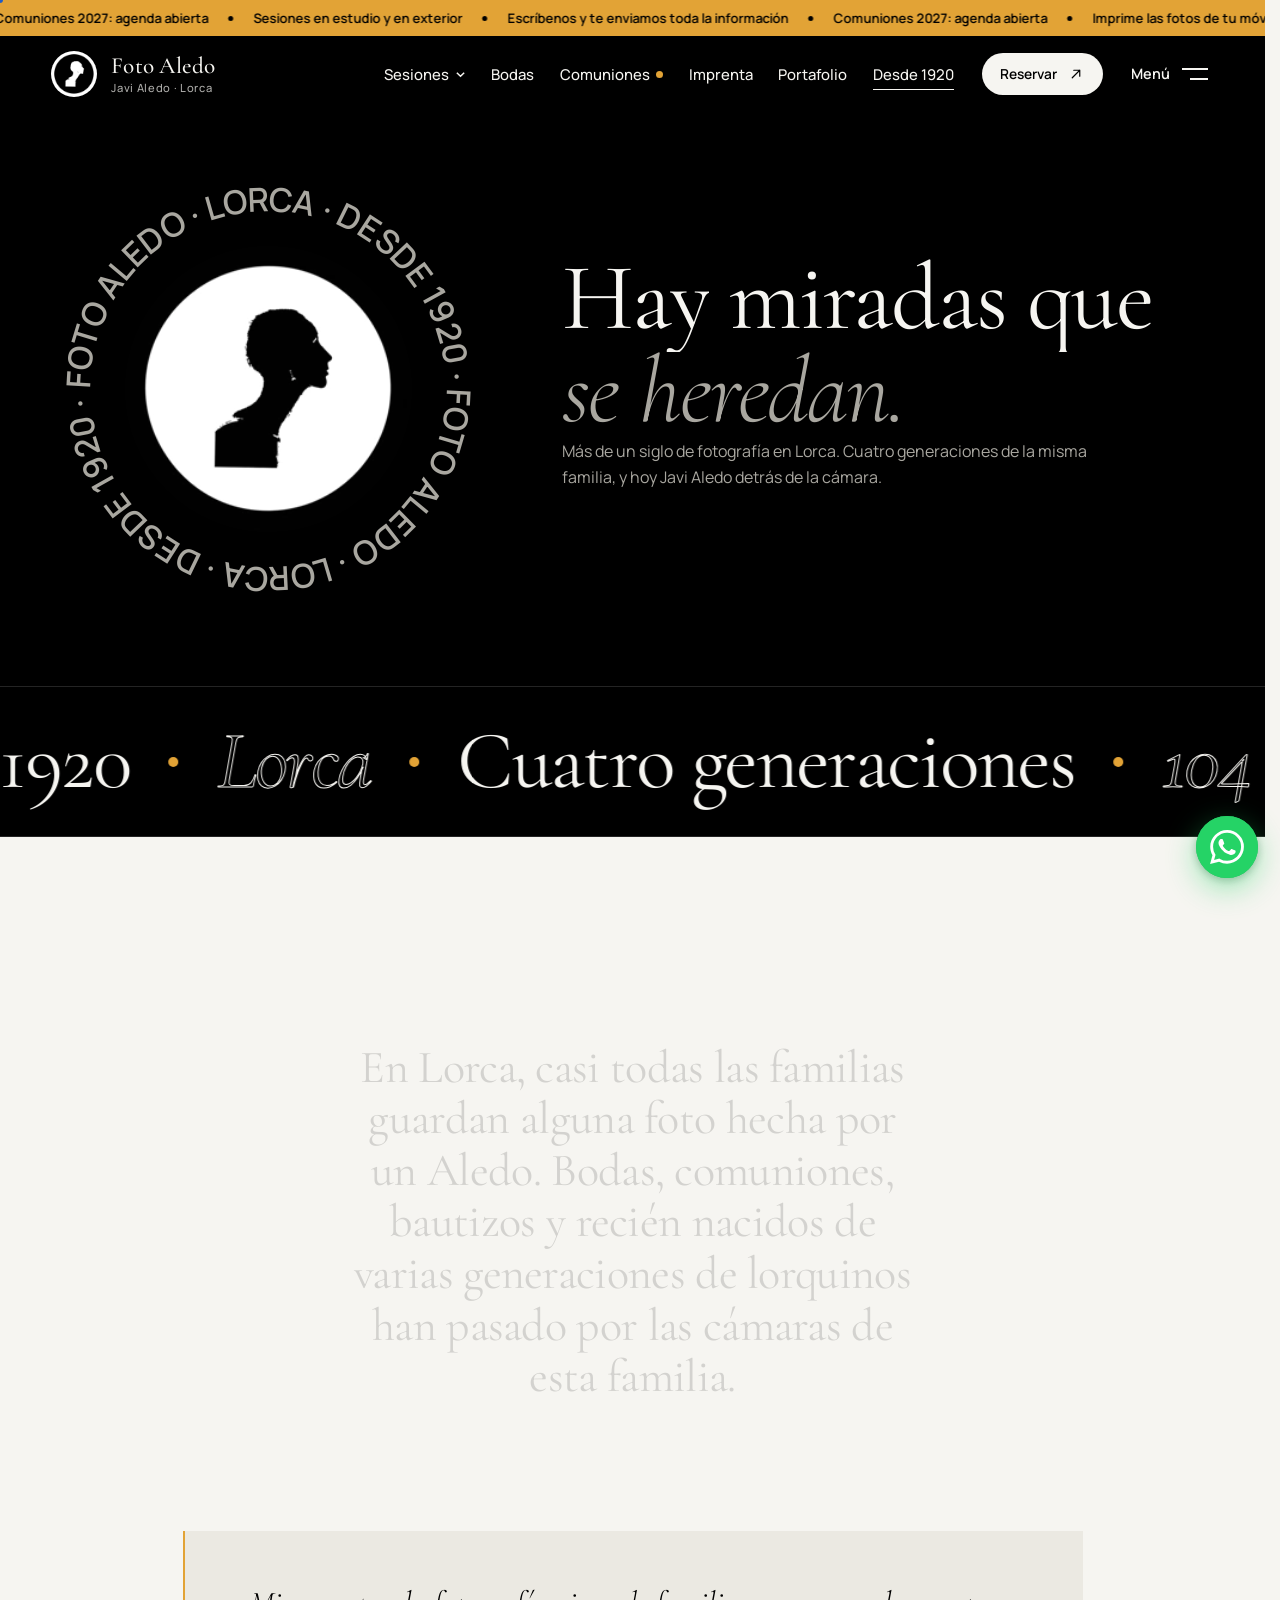
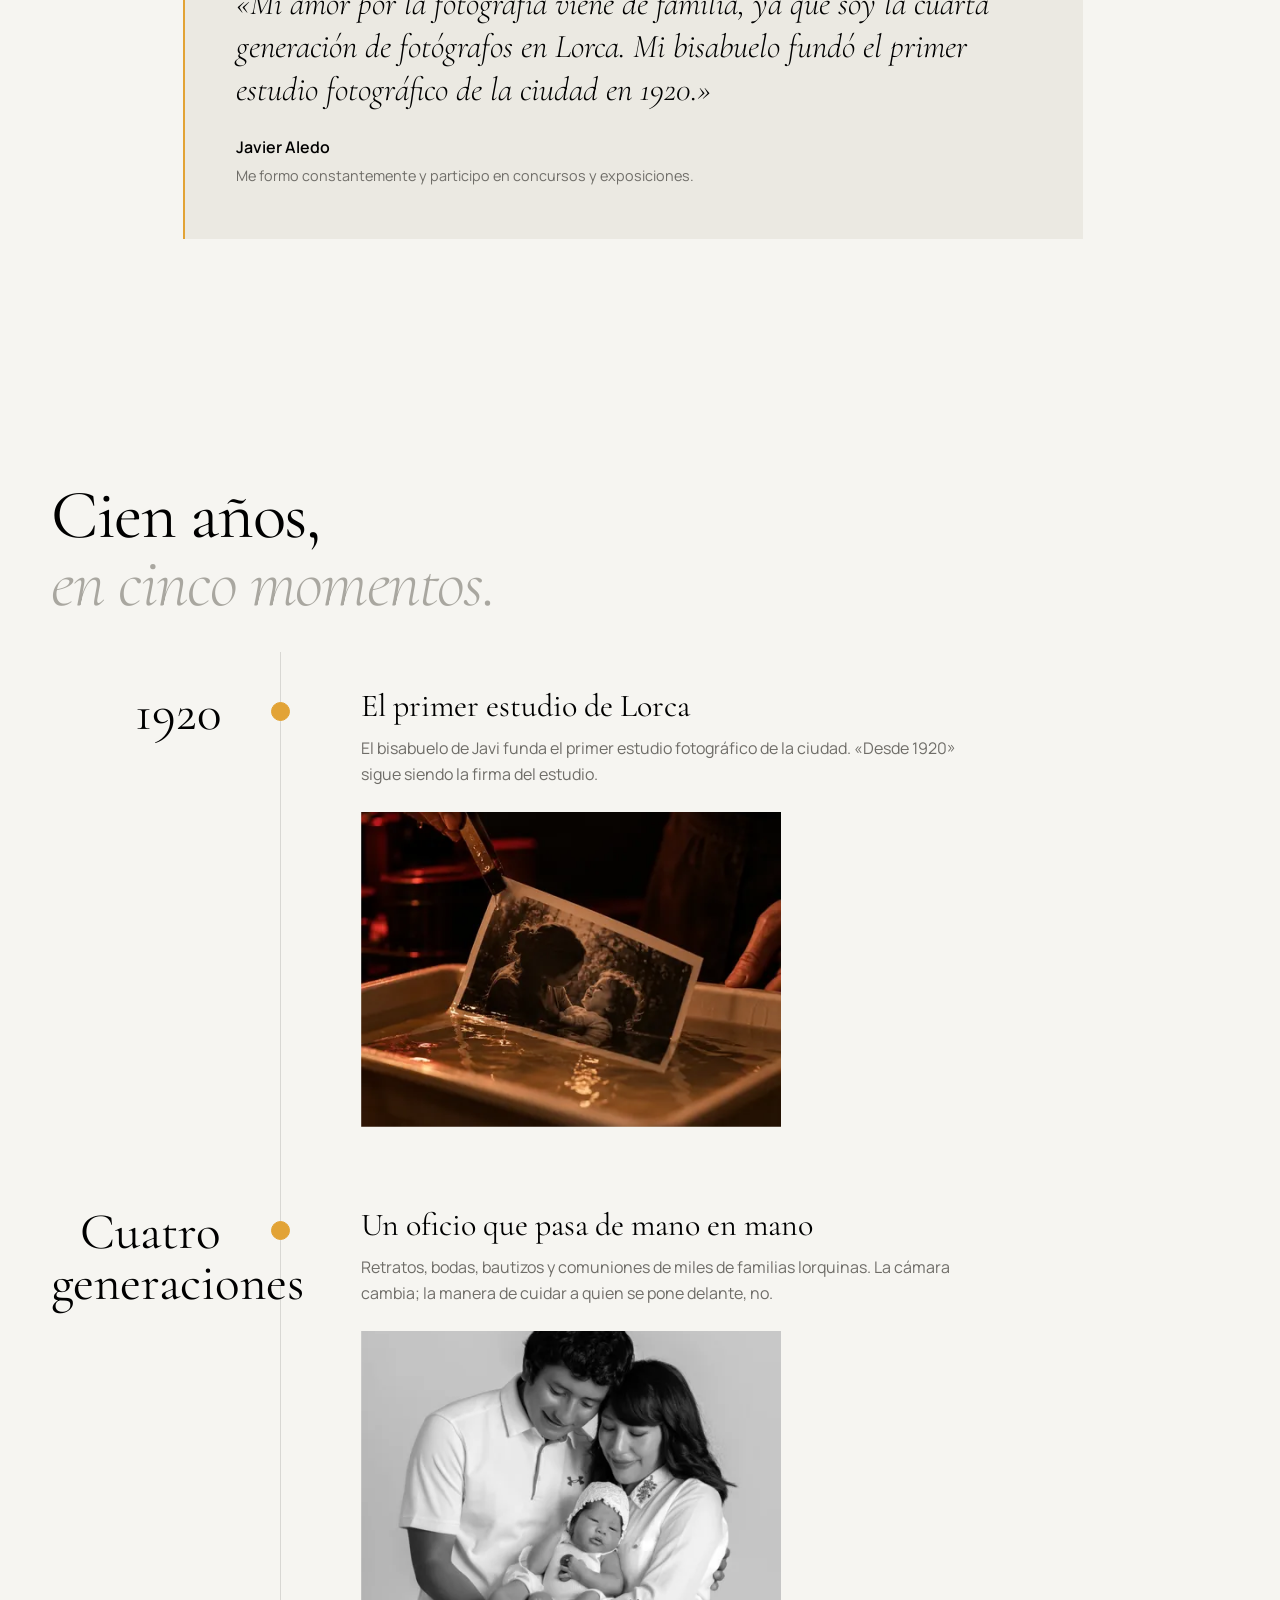
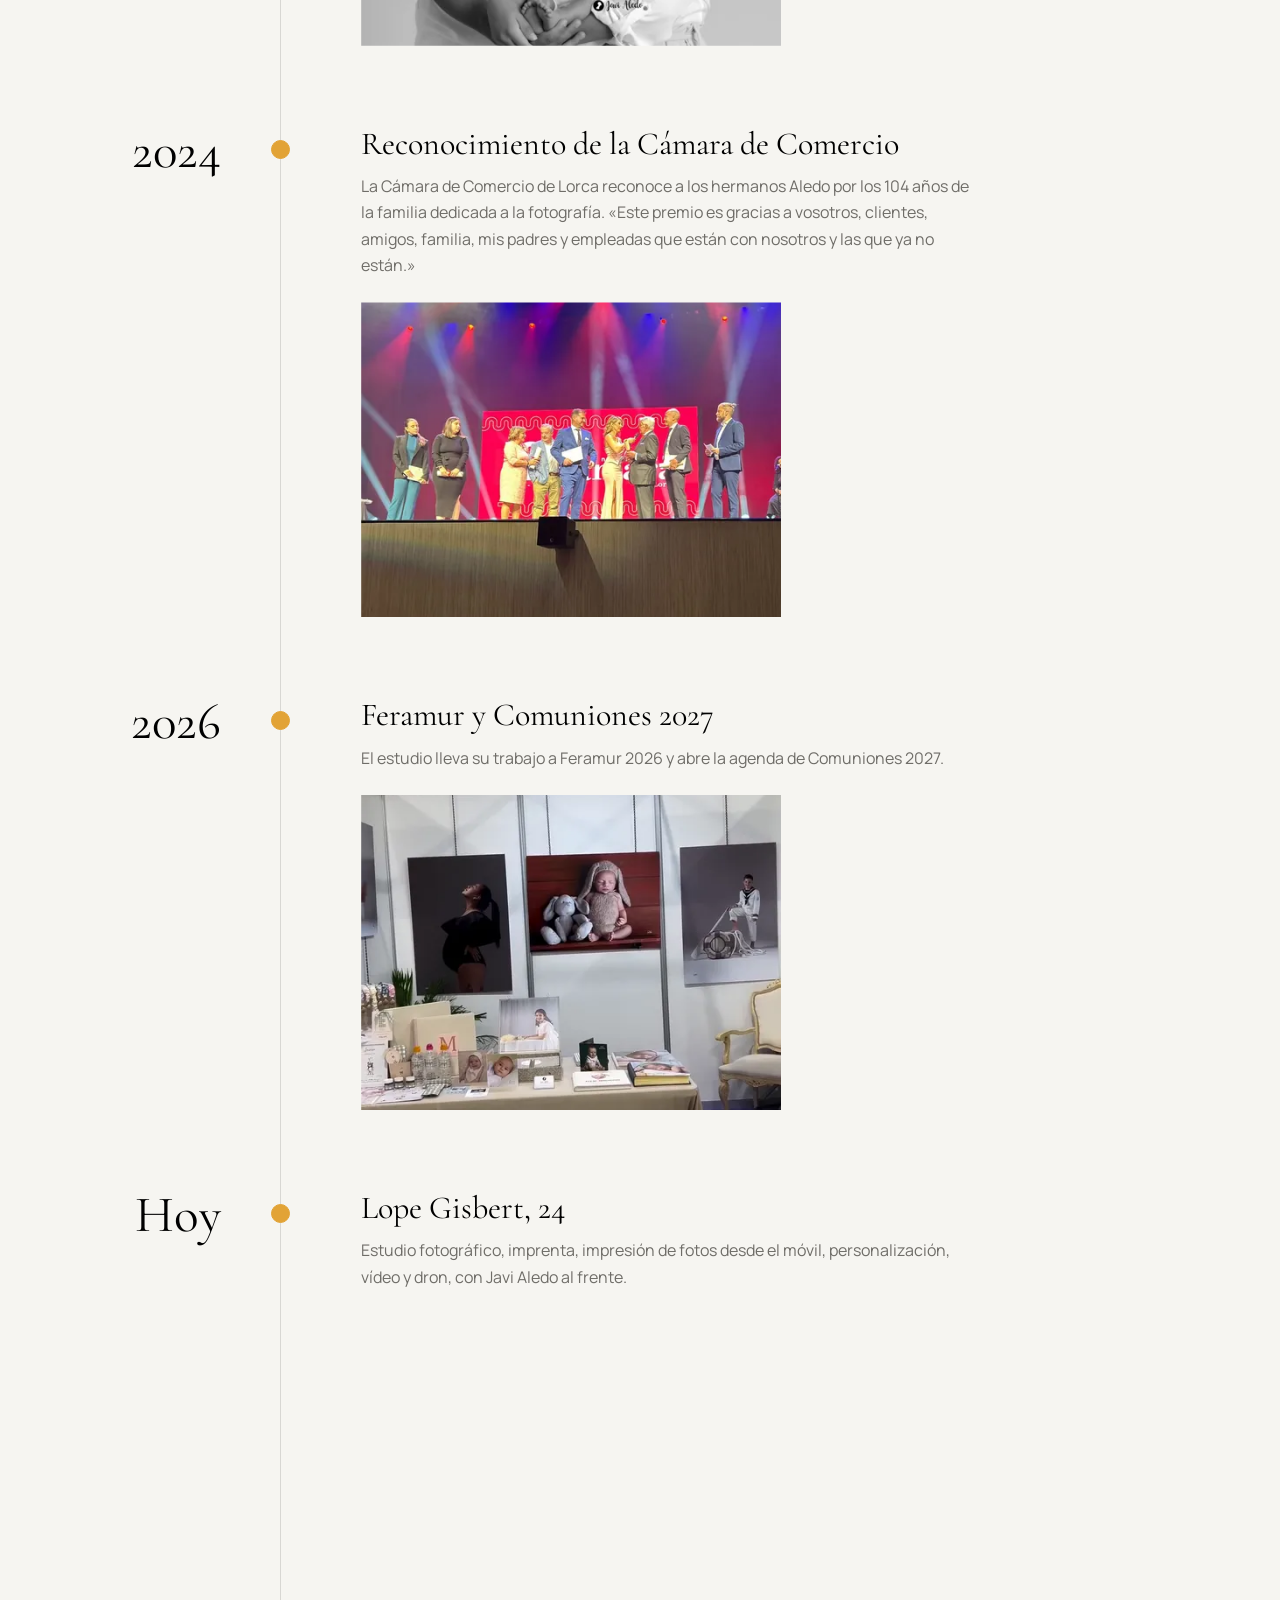
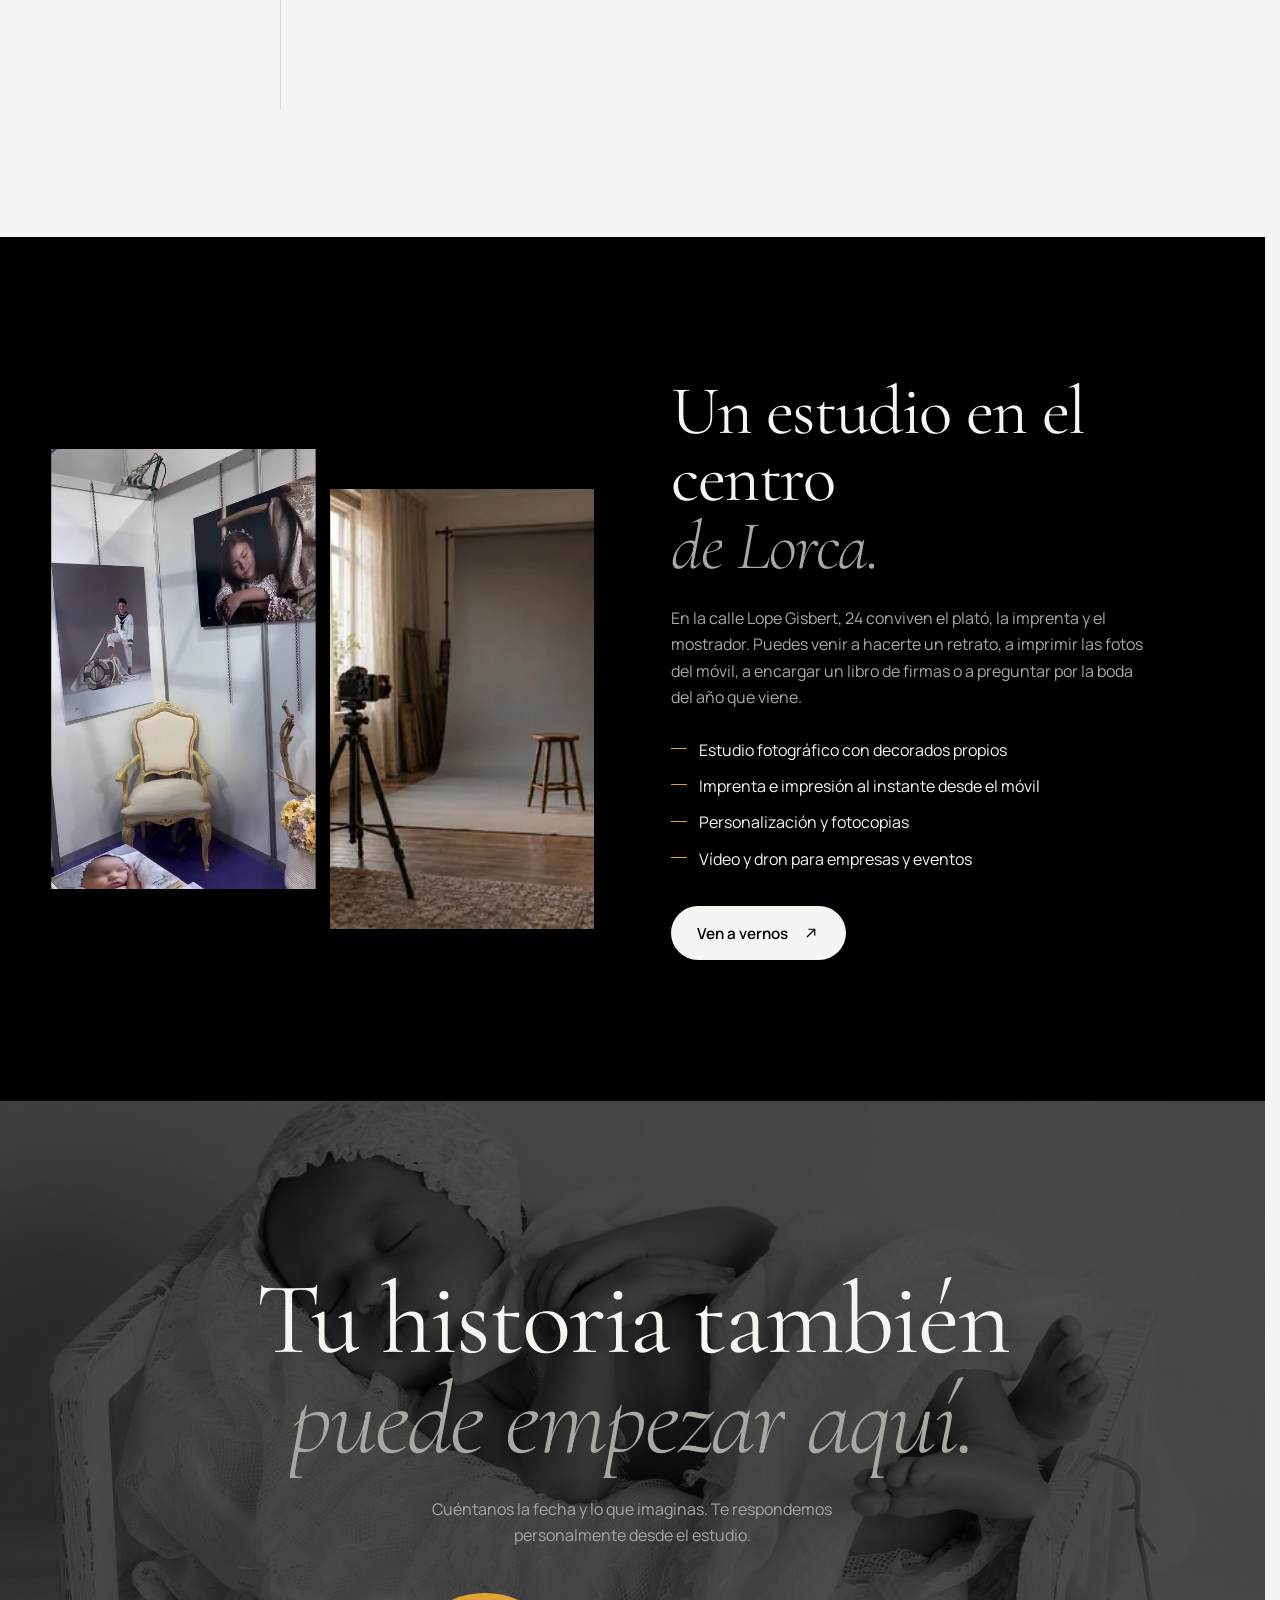
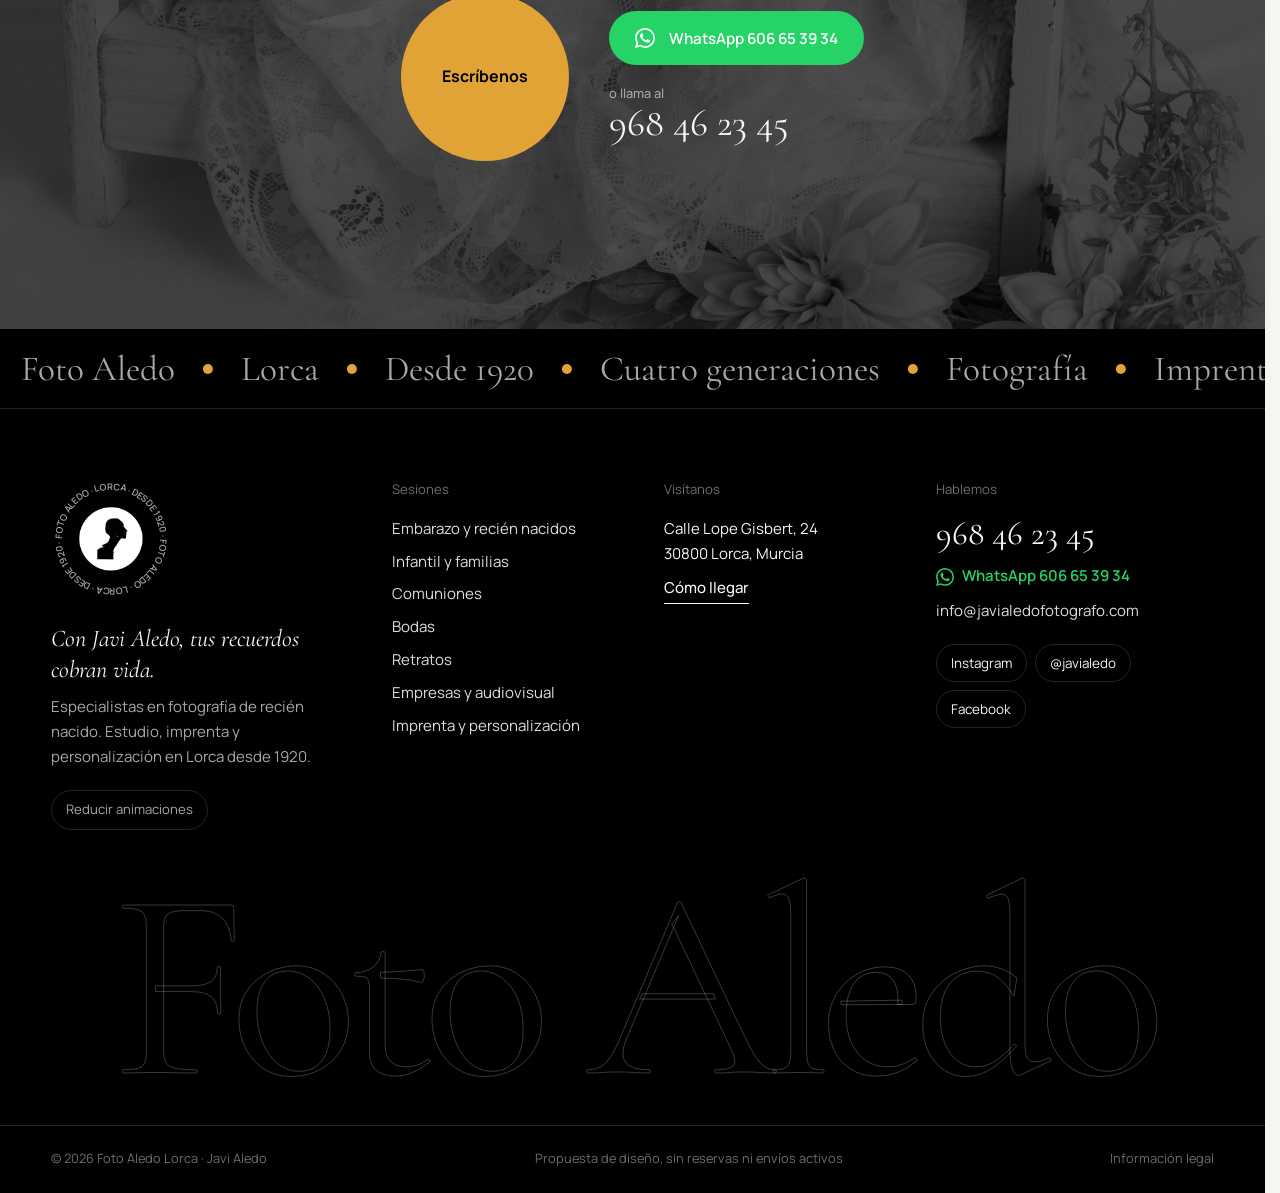
<file: historia.html>
<!doctype html><html lang="es" class="no-js"><head><meta charset="utf-8"><meta name="viewport" content="width=device-width, initial-scale=1"><meta name="robots" content="noindex, nofollow, noarchive"><meta name="theme-color" content="#000000"><title>Desde 1920: nuestra historia | Foto Aledo Lorca</title><meta name="description" content="Más de cien años de fotografía en Lorca: la familia Aledo, cuatro generaciones y el estudio de Javi Aledo hoy."><link rel="canonical" href="https://sefiro888.github.io/foto-aledo-lorca/historia.html"><meta property="og:site_name" content="Foto Aledo Lorca"><meta property="og:type" content="website"><meta property="og:locale" content="es_ES"><meta property="og:url" content="https://sefiro888.github.io/foto-aledo-lorca/historia.html"><meta property="og:title" content="Desde 1920 · Foto Aledo Lorca"><meta property="og:description" content="La familia Aledo fotografía Lorca desde 1920: cuatro generaciones y el primer estudio fotográfico de la ciudad."><meta property="og:image" content="https://sefiro888.github.io/foto-aledo-lorca/assets/share/historia.jpg?v=3.0"><meta property="og:image:secure_url" content="https://sefiro888.github.io/foto-aledo-lorca/assets/share/historia.jpg?v=3.0"><meta property="og:image:type" content="image/jpeg"><meta property="og:image:width" content="1200"><meta property="og:image:height" content="630"><meta property="og:image:alt" content="Foto Aledo, Lorca: Desde 1920. Cuatro generaciones."><meta name="twitter:card" content="summary_large_image"><meta name="twitter:title" content="Desde 1920 · Foto Aledo Lorca"><meta name="twitter:description" content="La familia Aledo fotografía Lorca desde 1920: cuatro generaciones y el primer estudio fotográfico de la ciudad."><meta name="twitter:image" content="https://sefiro888.github.io/foto-aledo-lorca/assets/share/historia.jpg?v=3.0"><link rel="icon" href="assets/logo.webp"><link rel="apple-touch-icon" href="assets/share/icon-180.png"><link rel="stylesheet" href="assets/fonts/editorial.css"><link rel="stylesheet" href="assets/fonts/sans.css"><link rel="stylesheet" href="styles.css?v=3.0"><script>(function(d){d.classList.replace("no-js","js");try{if(localStorage.getItem("fa-motion")==="reduce"){d.classList.add("reduce");return}if(matchMedia("(prefers-reduced-motion: reduce)").matches)return;if(sessionStorage.getItem("fa-shutter")==="1")d.classList.add("is-entering");}catch(e){}})(document.documentElement)</script><script src="config.js" defer></script><script src="app.js?v=3.0" defer></script></head><body data-page="historia" data-theme="dark"><a class="skip" href="#contenido">Saltar al contenido</a><div class="progress" aria-hidden="true"><span></span></div><a class="announce" href="comuniones.html"><div class="marquee announce-marquee" data-marquee data-speed="0.6" aria-hidden="true"><div class="marquee-track"><div class="marquee-set"><span>Comuniones 2027: agenda abierta</span><i aria-hidden="true"></i><span>Sesiones en estudio y en exterior</span><i aria-hidden="true"></i><span>Escríbenos y te enviamos toda la información</span><i aria-hidden="true"></i><span>Comuniones 2027: agenda abierta</span><i aria-hidden="true"></i><span>Imprime las fotos de tu móvil al instante</span><i aria-hidden="true"></i></div><div class="marquee-set"><span>Comuniones 2027: agenda abierta</span><i aria-hidden="true"></i><span>Sesiones en estudio y en exterior</span><i aria-hidden="true"></i><span>Escríbenos y te enviamos toda la información</span><i aria-hidden="true"></i><span>Comuniones 2027: agenda abierta</span><i aria-hidden="true"></i><span>Imprime las fotos de tu móvil al instante</span><i aria-hidden="true"></i></div></div></div><span class="sr-only">Comuniones 2027: agenda abierta. Ver información.</span></a><header class="header" data-header><div class="header-inner"><a class="brand" href="index.html" aria-label="Foto Aledo, inicio"><span class="logo-ring" aria-hidden="true"><svg viewBox="0 0 100 100"><defs><path id="ringh" d="M50,50 m-41,0 a41,41 0 1,1 82,0 a41,41 0 1,1 -82,0"/></defs><text><textPath href="#ringh" textLength="256" lengthAdjust="spacing">Foto Aledo · Lorca · desde 1920 · Foto Aledo · Lorca · desde 1920 ·</textPath></text></svg></span><img src="assets/logo.webp" alt="" width="46" height="46"><span class="brand-word">Foto Aledo<small>Javi Aledo · Lorca</small></span></a><nav class="nav" aria-label="Principal"><ul><li class="has-mega"><button type="button" class="nav-btn" aria-expanded="false" aria-controls="mega" data-mega-toggle>Sesiones<svg viewBox="0 0 12 12" aria-hidden="true"><path d="M2 4l4 4 4-4"/></svg></button><div class="mega" id="mega" data-mega><div class="mega-inner"><div class="mega-col"><p class="mega-label">Sesiones y servicios</p><ul class="mega-list"><li><a href="embarazo-recien-nacidos.html" data-preview="951"><span class="mega-name">Embarazo y newborn</span><span class="mega-short">Nuestra especialidad</span></a></li><li><a href="infantil-familias.html" data-preview="1056"><span class="mega-name">Infantil y familias</span><span class="mega-short">Smash cake, bautizos y familias</span></a></li><li><a href="comuniones.html" data-preview="960"><span class="mega-name">Comuniones 2027</span><span class="mega-short">Agenda 2027 abierta</span><span class="badge">2027</span></a></li><li><a href="bodas.html" data-preview="1003"><span class="mega-name">Bodas y preboda</span><span class="mega-short">Preboda, boda y postboda</span></a></li><li><a href="retratos.html" data-preview="602"><span class="mega-name">Retratos</span><span class="mega-short">Estudio y exterior</span></a></li><li><a href="empresas-audiovisual.html" data-preview="996"><span class="mega-name">Empresas, vídeo y dron</span><span class="mega-short">Eventos, producto, vídeo y dron</span></a></li><li><a href="impresion-personalizacion.html" data-preview="978"><span class="mega-name">Imprenta y personalización</span><span class="mega-short">Del móvil al papel, y con su nombre</span></a></li></ul></div><div class="mega-preview" aria-hidden="true"><span class="mega-img" data-for="951"><img src="assets/951.webp" alt="" width="476" height="597" loading="lazy" decoding="async"></span><span class="mega-img" data-for="1056"><img src="assets/1056.webp" srcset="assets/1056-480.webp 480w, assets/1056-960.webp 960w, assets/1056.webp 2000w" sizes="420px" alt="" width="2000" height="2000" loading="lazy" decoding="async"></span><span class="mega-img" data-for="960"><img src="assets/960.webp" srcset="assets/960-480.webp 480w, assets/960.webp 720w" sizes="420px" alt="" width="720" height="1280" loading="lazy" decoding="async"></span><span class="mega-img" data-for="1003"><img src="assets/1003.webp" srcset="assets/1003-480.webp 480w, assets/1003-960.webp 960w, assets/1003.webp 1440w" sizes="420px" alt="" width="1440" height="1040" loading="lazy" decoding="async"></span><span class="mega-img" data-for="602"><img src="assets/602.webp" srcset="assets/602-480.webp 480w, assets/602-960.webp 960w, assets/602.webp 1441w" sizes="420px" alt="" width="1441" height="1920" loading="lazy" decoding="async"></span><span class="mega-img" data-for="996"><img src="assets/996.webp" srcset="assets/996-480.webp 480w, assets/996-960.webp 960w, assets/996.webp 2400w" sizes="420px" alt="" width="2400" height="1350" loading="lazy" decoding="async"></span><span class="mega-img" data-for="978"><img src="assets/978.webp" srcset="assets/978-480.webp 480w, assets/978.webp 720w" sizes="420px" alt="" width="720" height="1280" loading="lazy" decoding="async"></span><span class="mega-caption">Elige una sesión</span></div><div class="mega-aside"><p class="mega-label">¿No sabes cuál?</p><p>Cuéntanos qué quieres guardar y te orientamos.</p><a class="mega-phone" href="tel:+34968462345" data-phone>968 46 23 45</a><a class="btn btn-wa btn-small" href="https://wa.me/34606653934?text=Hola%20Javi%2C%20he%20visto%20la%20web%20de%20Foto%20Aledo%20y%20me%20gustar%C3%ADa%20pedir%20informaci%C3%B3n." target="_blank" rel="noopener" data-wa="index"><svg class="wa-ico" viewBox="0 0 24 24" aria-hidden="true"><path fill="currentColor" d="M17.472 14.382c-.297-.149-1.758-.867-2.03-.967-.273-.099-.471-.148-.67.15-.197.297-.767.966-.94 1.164-.173.199-.347.223-.644.075-.297-.15-1.255-.463-2.39-1.475-.883-.788-1.48-1.761-1.653-2.059-.173-.297-.018-.458.13-.606.134-.133.298-.347.446-.52.149-.174.198-.298.298-.497.099-.198.05-.371-.025-.52-.075-.149-.669-1.612-.916-2.207-.242-.579-.487-.5-.669-.51-.173-.008-.371-.01-.57-.01-.198 0-.52.074-.792.372-.272.297-1.04 1.016-1.04 2.479 0 1.462 1.065 2.875 1.213 3.074.149.198 2.096 3.2 5.077 4.487.709.306 1.262.489 1.694.625.712.227 1.36.195 1.871.118.571-.085 1.758-.719 2.006-1.413.248-.694.248-1.289.173-1.413-.074-.124-.272-.198-.57-.347m-5.421 7.403h-.004a9.87 9.87 0 0 1-5.031-1.378l-.361-.214-3.741.982.998-3.648-.235-.374a9.86 9.86 0 0 1-1.51-5.26c.001-5.45 4.436-9.884 9.888-9.884 2.64 0 5.122 1.03 6.988 2.898a9.825 9.825 0 0 1 2.893 6.994c-.003 5.45-4.437 9.884-9.885 9.884m8.413-18.297A11.815 11.815 0 0 0 12.05 0C5.495 0 .16 5.335.157 11.892c0 2.096.547 4.142 1.588 5.945L.057 24l6.305-1.654a11.882 11.882 0 0 0 5.683 1.448h.005c6.554 0 11.89-5.335 11.893-11.893a11.821 11.821 0 0 0-3.48-8.413Z"/></svg><span>WhatsApp 606 65 39 34</span></a><a class="link" href="contacto.html">Escribir al estudio</a><a class="mega-all" href="portfolio.html">Ver todo el portafolio <svg class="ico" viewBox="0 0 24 24" aria-hidden="true"><path d="M7 17 17 7M9 7h8v8"/></svg></a></div></div></div></li><li><a href="bodas.html">Bodas</a></li><li><a href="comuniones.html">Comuniones <span class="dot" aria-label="agenda 2027 abierta"></span></a></li><li><a href="impresion-personalizacion.html">Imprenta</a></li><li><a href="portfolio.html">Portafolio</a></li><li><a href="historia.html" aria-current="page">Desde 1920</a></li></ul></nav><div class="header-actions"><a class="btn btn-small" href="contacto.html" data-magnetic><span>Reservar</span><svg class="ico" viewBox="0 0 24 24" aria-hidden="true"><path d="M7 17 17 7M9 7h8v8"/></svg></a><button type="button" class="burger" aria-expanded="false" aria-controls="overlay" data-menu-toggle><span class="burger-label">Menú</span><span class="burger-lines" aria-hidden="true"><i></i><i></i></span></button></div></div></header><div class="overlay" id="overlay" data-overlay hidden><div class="ov-grid"><nav class="ov-nav" aria-label="Menú completo"><ul><li style="--i:0"><a href="index.html" data-preview="220"><span class="ov-num">01</span><span class="ov-text">Inicio</span></a></li><li style="--i:1"><a href="bodas.html" data-preview="500"><span class="ov-num">02</span><span class="ov-text">Bodas</span></a></li><li style="--i:2"><a href="comuniones.html" data-preview="960"><span class="ov-num">03</span><span class="ov-text">Comuniones 2027</span></a></li><li style="--i:3"><a href="embarazo-recien-nacidos.html" data-preview="951"><span class="ov-num">04</span><span class="ov-text">Embarazo y recién nacidos</span></a></li><li style="--i:4"><a href="infantil-familias.html" data-preview="954"><span class="ov-num">05</span><span class="ov-text">Infantil y familias</span></a></li><li style="--i:5"><a href="retratos.html" data-preview="602"><span class="ov-num">06</span><span class="ov-text">Retratos</span></a></li><li style="--i:6"><a href="impresion-personalizacion.html" data-preview="978"><span class="ov-num">07</span><span class="ov-text">Imprenta y personalización</span></a></li><li style="--i:7"><a href="empresas-audiovisual.html" data-preview="801"><span class="ov-num">08</span><span class="ov-text">Empresas, vídeo y dron</span></a></li><li style="--i:8"><a href="portfolio.html" data-preview="507"><span class="ov-num">09</span><span class="ov-text">Portafolio</span></a></li><li style="--i:9"><a href="historia.html" data-preview="701" aria-current="page"><span class="ov-num">10</span><span class="ov-text">Desde 1920</span></a></li><li style="--i:10"><a href="contacto.html" data-preview="950"><span class="ov-num">11</span><span class="ov-text">Contacto</span></a></li></ul></nav><div class="ov-visual" aria-hidden="true"><span class="ov-img" data-for="220"><img src="assets/220.webp" srcset="assets/220-480.webp 480w, assets/220-960.webp 960w, assets/220.webp 1920w" sizes="40vw" alt="" width="1920" height="1920" loading="lazy" decoding="async"></span><span class="ov-img" data-for="500"><img src="assets/500.webp" srcset="assets/500-480.webp 480w, assets/500-960.webp 960w, assets/500.webp 1920w" sizes="40vw" alt="" width="1920" height="1280" loading="lazy" decoding="async"></span><span class="ov-img" data-for="960"><img src="assets/960.webp" srcset="assets/960-480.webp 480w, assets/960.webp 720w" sizes="40vw" alt="" width="720" height="1280" loading="lazy" decoding="async"></span><span class="ov-img" data-for="951"><img src="assets/951.webp" alt="" width="476" height="597" loading="lazy" decoding="async"></span><span class="ov-img" data-for="954"><img src="assets/954.webp" srcset="assets/954-480.webp 480w, assets/954.webp 640w" sizes="40vw" alt="" width="640" height="528" loading="lazy" decoding="async"></span><span class="ov-img" data-for="602"><img src="assets/602.webp" srcset="assets/602-480.webp 480w, assets/602-960.webp 960w, assets/602.webp 1441w" sizes="40vw" alt="" width="1441" height="1920" loading="lazy" decoding="async"></span><span class="ov-img" data-for="978"><img src="assets/978.webp" srcset="assets/978-480.webp 480w, assets/978.webp 720w" sizes="40vw" alt="" width="720" height="1280" loading="lazy" decoding="async"></span><span class="ov-img" data-for="801"><img src="assets/801.webp" alt="" width="1920" height="1280" loading="lazy" decoding="async"></span><span class="ov-img" data-for="507"><img src="assets/507.webp" srcset="assets/507-480.webp 480w, assets/507.webp 960w" sizes="40vw" alt="" width="960" height="640" loading="lazy" decoding="async"></span><span class="ov-img" data-for="701"><img src="assets/701.webp" srcset="assets/701-480.webp 480w, assets/701-960.webp 960w, assets/701.webp 1080w" sizes="40vw" alt="" width="1080" height="1920" loading="lazy" decoding="async"></span><span class="ov-img" data-for="950"><img src="assets/950.webp" alt="" width="480" height="640" loading="lazy" decoding="async"></span></div><div class="ov-foot"><div><p class="mega-label">Estudio</p><p>Calle Lope Gisbert, 24 · 30800 Lorca, Murcia</p><a class="link" href="https://www.google.com/maps/search/?api=1&query=Foto+Aledo+Calle+Lope+Gisbert+24+Lorca" target="_blank" rel="noopener">Cómo llegar</a></div><div><p class="mega-label">Llámanos o escríbenos</p><a class="ov-big" href="tel:+34968462345" data-phone>968 46 23 45</a><a class="btn btn-wa btn-small" href="https://wa.me/34606653934?text=Hola%20Javi%2C%20he%20visto%20la%20web%20de%20Foto%20Aledo%20y%20me%20gustar%C3%ADa%20pedir%20informaci%C3%B3n." target="_blank" rel="noopener" data-wa="index"><svg class="wa-ico" viewBox="0 0 24 24" aria-hidden="true"><path fill="currentColor" d="M17.472 14.382c-.297-.149-1.758-.867-2.03-.967-.273-.099-.471-.148-.67.15-.197.297-.767.966-.94 1.164-.173.199-.347.223-.644.075-.297-.15-1.255-.463-2.39-1.475-.883-.788-1.48-1.761-1.653-2.059-.173-.297-.018-.458.13-.606.134-.133.298-.347.446-.52.149-.174.198-.298.298-.497.099-.198.05-.371-.025-.52-.075-.149-.669-1.612-.916-2.207-.242-.579-.487-.5-.669-.51-.173-.008-.371-.01-.57-.01-.198 0-.52.074-.792.372-.272.297-1.04 1.016-1.04 2.479 0 1.462 1.065 2.875 1.213 3.074.149.198 2.096 3.2 5.077 4.487.709.306 1.262.489 1.694.625.712.227 1.36.195 1.871.118.571-.085 1.758-.719 2.006-1.413.248-.694.248-1.289.173-1.413-.074-.124-.272-.198-.57-.347m-5.421 7.403h-.004a9.87 9.87 0 0 1-5.031-1.378l-.361-.214-3.741.982.998-3.648-.235-.374a9.86 9.86 0 0 1-1.51-5.26c.001-5.45 4.436-9.884 9.888-9.884 2.64 0 5.122 1.03 6.988 2.898a9.825 9.825 0 0 1 2.893 6.994c-.003 5.45-4.437 9.884-9.885 9.884m8.413-18.297A11.815 11.815 0 0 0 12.05 0C5.495 0 .16 5.335.157 11.892c0 2.096.547 4.142 1.588 5.945L.057 24l6.305-1.654a11.882 11.882 0 0 0 5.683 1.448h.005c6.554 0 11.89-5.335 11.893-11.893a11.821 11.821 0 0 0-3.48-8.413Z"/></svg><span>WhatsApp 606 65 39 34</span></a></div><div><p class="mega-label">Síguenos</p><a class="link" href="https://www.instagram.com/fotoaledo/" target="_blank" rel="noopener">Instagram @fotoaledo</a><a class="link" href="https://www.facebook.com/FotoAledoLorca/" target="_blank" rel="noopener">Facebook</a></div></div></div></div><main id="contenido"><section class="h-hero-sec" data-theme="dark"><div class="wrap h-hero-grid"><div class="her-logo big"><span class="logo-ring" aria-hidden="true"><svg viewBox="0 0 100 100"><defs><path id="ringhh" d="M50,50 m-41,0 a41,41 0 1,1 82,0 a41,41 0 1,1 -82,0"/></defs><text><textPath href="#ringhh" textLength="256" lengthAdjust="spacing">Foto Aledo · Lorca · desde 1920 · Foto Aledo · Lorca · desde 1920 ·</textPath></text></svg></span><img src="assets/logo.webp" alt="Logotipo de Foto Aledo" width="420" height="420"></div><div><h1 class="h-hero" data-split>Hay miradas que <em>se heredan.</em></h1><p class="s-lead">Más de un siglo de fotografía en Lorca. Cuatro generaciones de la misma familia, y hoy Javi Aledo detrás de la cámara.</p></div></div><div class="marquee big-marquee" data-marquee data-speed="0.9" aria-hidden="true"><div class="marquee-track"><div class="marquee-set"><span>1920</span><i aria-hidden="true"></i><span>Lorca</span><i aria-hidden="true"></i><span>Cuatro generaciones</span><i aria-hidden="true"></i><span>104 años de oficio</span><i aria-hidden="true"></i><span>Javi Aledo</span><i aria-hidden="true"></i><span>Lope Gisbert, 24</span><i aria-hidden="true"></i></div><div class="marquee-set"><span>1920</span><i aria-hidden="true"></i><span>Lorca</span><i aria-hidden="true"></i><span>Cuatro generaciones</span><i aria-hidden="true"></i><span>104 años de oficio</span><i aria-hidden="true"></i><span>Javi Aledo</span><i aria-hidden="true"></i><span>Lope Gisbert, 24</span><i aria-hidden="true"></i></div></div></div></section><section class="manifesto small"><p class="mf-text" data-fill>En Lorca, casi todas las familias guardan alguna foto hecha por un Aledo. Bodas, comuniones, bautizos y recién nacidos de varias generaciones de lorquinos han pasado por las cámaras de esta familia.</p></section><section class="javi-quote wrap"><blockquote><p>«Mi amor por la fotografía viene de familia, ya que soy la cuarta generación de fotógrafos en Lorca. Mi bisabuelo fundó el primer estudio fotográfico de la ciudad en 1920.»</p><footer>Javier Aledo <span>Me formo constantemente y participo en concursos y exposiciones.</span></footer></blockquote></section><section class="timeline wrap" data-timeline><h2 class="h-xl">Cien años, <em>en cinco momentos.</em></h2><ol class="tl"><li class="tl-item"><span class="tl-dot" aria-hidden="true"></span><p class="tl-year">1920</p><div class="tl-body"><h3>El primer estudio de Lorca</h3><p>El bisabuelo de Javi funda el primer estudio fotográfico de la ciudad. «Desde 1920» sigue siendo la firma del estudio.</p><img class="tl-img" src="assets/992.webp" srcset="assets/992-480.webp 480w, assets/992-960.webp 960w, assets/992.webp 1120w" sizes="(max-width: 760px) 90vw, 30vw" alt="Manos revelando una fotografía en blanco y negro bajo luz ámbar" width="1120" height="1400" loading="lazy" decoding="async"></div></li><li class="tl-item"><span class="tl-dot" aria-hidden="true"></span><p class="tl-year">Cuatro generaciones</p><div class="tl-body"><h3>Un oficio que pasa de mano en mano</h3><p>Retratos, bodas, bautizos y comuniones de miles de familias lorquinas. La cámara cambia; la manera de cuidar a quien se pone delante, no.</p><img class="tl-img" src="assets/229.webp" srcset="assets/229-480.webp 480w, assets/229-960.webp 960w, assets/229.webp 1920w" sizes="(max-width: 760px) 90vw, 30vw" alt="Pareja abrazando a su bebé, en blanco y negro" width="1920" height="1920" loading="lazy" decoding="async"></div></li><li class="tl-item"><span class="tl-dot" aria-hidden="true"></span><p class="tl-year">2024</p><div class="tl-body"><h3>Reconocimiento de la Cámara de Comercio</h3><p>La Cámara de Comercio de Lorca reconoce a los hermanos Aledo por los 104 años de la familia dedicada a la fotografía. «Este premio es gracias a vosotros, clientes, amigos, familia, mis padres y empleadas que están con nosotros y las que ya no están.»</p><img class="tl-img" src="assets/1052.webp" srcset="assets/1052-480.webp 480w, assets/1052-960.webp 960w, assets/1052.webp 1440w" sizes="(max-width: 760px) 90vw, 30vw" alt="Entrega del reconocimiento de la Cámara de Comercio de Lorca en 2024" width="1440" height="1440" loading="lazy" decoding="async"></div></li><li class="tl-item"><span class="tl-dot" aria-hidden="true"></span><p class="tl-year">2026</p><div class="tl-body"><h3>Feramur y Comuniones 2027</h3><p>El estudio lleva su trabajo a Feramur 2026 y abre la agenda de Comuniones 2027.</p><img class="tl-img" src="assets/970.webp" srcset="assets/970-480.webp 480w, assets/970.webp 720w" sizes="(max-width: 760px) 90vw, 30vw" alt="Stand de Javi Aledo Fotógrafo en Feramur 2026" width="720" height="1280" loading="lazy" decoding="async"></div></li><li class="tl-item"><span class="tl-dot" aria-hidden="true"></span><p class="tl-year">Hoy</p><div class="tl-body"><h3>Lope Gisbert, 24</h3><p>Estudio fotográfico, imprenta, impresión de fotos desde el móvil, personalización, vídeo y dron, con Javi Aledo al frente.</p><img class="tl-img" src="assets/701.webp" srcset="assets/701-480.webp 480w, assets/701-960.webp 960w, assets/701.webp 1080w" sizes="(max-width: 760px) 90vw, 30vw" alt="Rincón del estudio con un armario de fotografías" width="1080" height="1920" loading="lazy" decoding="async"></div></li></ol><span class="tl-line" aria-hidden="true"><i></i></span></section><section class="studio-sec" data-theme="dark"><div class="wrap studio-grid"><div class="studio-pics"><button type="button" class="shot tall" data-full="assets/971.webp" data-caption="Fotografías del estudio expuestas en Feramur 2026" aria-label="Ampliar fotografía: Fotografías del estudio expuestas en Feramur 2026"><span class="shot-frame"><img src="assets/971.webp" srcset="assets/971-480.webp 480w, assets/971.webp 720w" sizes="(max-width: 760px) 100vw, 33vw" alt="Fotografías expuestas en el stand de Feramur" width="720" height="1280" loading="lazy" decoding="async"></span></button><button type="button" class="shot tall" data-full="assets/991.webp" data-caption="Imagen ilustrativa de un plató de estudio" aria-label="Ampliar fotografía: Imagen ilustrativa de un plató de estudio"><span class="shot-frame"><img src="assets/991.webp" srcset="assets/991-480.webp 480w, assets/991-960.webp 960w, assets/991.webp 1536w" sizes="(max-width: 760px) 100vw, 33vw" alt="Plató de estudio fotográfico con fondo gris, foco y cámara en trípode" width="1536" height="1024" loading="lazy" decoding="async"></span></button></div><div><h2 class="h-xl" data-split>Un estudio en el centro <em>de Lorca.</em></h2><p>En la calle Lope Gisbert, 24 conviven el plató, la imprenta y el mostrador. Puedes venir a hacerte un retrato, a imprimir las fotos del móvil, a encargar un libro de firmas o a preguntar por la boda del año que viene.</p><ul class="ticks"><li>Estudio fotográfico con decorados propios</li><li>Imprenta e impresión al instante desde el móvil</li><li>Personalización y fotocopias</li><li>Vídeo y dron para empresas y eventos</li></ul><a class="btn btn-light" href="contacto.html" data-magnetic><span>Ven a vernos</span><svg class="ico" viewBox="0 0 24 24" aria-hidden="true"><path d="M7 17 17 7M9 7h8v8"/></svg></a></div></div></section><section class="cta" data-cycle><div class="cta-bg" aria-hidden="true"><span class="cta-bg-img"><img src="assets/220.webp" srcset="assets/220-480.webp 480w, assets/220-960.webp 960w, assets/220.webp 1920w" sizes="100vw" alt="" width="1920" height="1920" loading="lazy" decoding="async"></span><span class="cta-bg-img"><img src="assets/960.webp" srcset="assets/960-480.webp 480w, assets/960.webp 720w" sizes="100vw" alt="" width="720" height="1280" loading="lazy" decoding="async"></span><span class="cta-bg-img"><img src="assets/500.webp" srcset="assets/500-480.webp 480w, assets/500-960.webp 960w, assets/500.webp 1920w" sizes="100vw" alt="" width="1920" height="1280" loading="lazy" decoding="async"></span><span class="cta-bg-img"><img src="assets/954.webp" srcset="assets/954-480.webp 480w, assets/954.webp 640w" sizes="100vw" alt="" width="640" height="528" loading="lazy" decoding="async"></span><span class="cta-bg-img"><img src="assets/211.webp" srcset="assets/211-480.webp 480w, assets/211-960.webp 960w, assets/211.webp 1920w" sizes="100vw" alt="" width="1920" height="1440" loading="lazy" decoding="async"></span></div><div class="cta-inner"><h2 class="cta-title" data-split>Tu historia también <em>puede empezar aquí.</em></h2><p>Cuéntanos la fecha y lo que imaginas. Te respondemos personalmente desde el estudio.</p><div class="cta-actions"><a class="cta-circle" href="contacto.html" data-magnetic><span>Escríbenos</span></a><div class="cta-alt"><a class="btn btn-wa" href="https://wa.me/34606653934?text=Hola%20Javi%2C%20he%20visto%20la%20web%20de%20Foto%20Aledo%20y%20me%20gustar%C3%ADa%20pedir%20informaci%C3%B3n." target="_blank" rel="noopener" data-wa="index"><svg class="wa-ico" viewBox="0 0 24 24" aria-hidden="true"><path fill="currentColor" d="M17.472 14.382c-.297-.149-1.758-.867-2.03-.967-.273-.099-.471-.148-.67.15-.197.297-.767.966-.94 1.164-.173.199-.347.223-.644.075-.297-.15-1.255-.463-2.39-1.475-.883-.788-1.48-1.761-1.653-2.059-.173-.297-.018-.458.13-.606.134-.133.298-.347.446-.52.149-.174.198-.298.298-.497.099-.198.05-.371-.025-.52-.075-.149-.669-1.612-.916-2.207-.242-.579-.487-.5-.669-.51-.173-.008-.371-.01-.57-.01-.198 0-.52.074-.792.372-.272.297-1.04 1.016-1.04 2.479 0 1.462 1.065 2.875 1.213 3.074.149.198 2.096 3.2 5.077 4.487.709.306 1.262.489 1.694.625.712.227 1.36.195 1.871.118.571-.085 1.758-.719 2.006-1.413.248-.694.248-1.289.173-1.413-.074-.124-.272-.198-.57-.347m-5.421 7.403h-.004a9.87 9.87 0 0 1-5.031-1.378l-.361-.214-3.741.982.998-3.648-.235-.374a9.86 9.86 0 0 1-1.51-5.26c.001-5.45 4.436-9.884 9.888-9.884 2.64 0 5.122 1.03 6.988 2.898a9.825 9.825 0 0 1 2.893 6.994c-.003 5.45-4.437 9.884-9.885 9.884m8.413-18.297A11.815 11.815 0 0 0 12.05 0C5.495 0 .16 5.335.157 11.892c0 2.096.547 4.142 1.588 5.945L.057 24l6.305-1.654a11.882 11.882 0 0 0 5.683 1.448h.005c6.554 0 11.89-5.335 11.893-11.893a11.821 11.821 0 0 0-3.48-8.413Z"/></svg><span>WhatsApp 606 65 39 34</span></a><a class="cta-phone" href="tel:+34968462345" data-phone><small>o llama al</small>968 46 23 45</a></div></div></div></section></main><footer class="footer"><div class="marquee footer-marquee" data-marquee data-speed="0.5" aria-hidden="true"><div class="marquee-track"><div class="marquee-set"><span>Foto Aledo</span><i aria-hidden="true"></i><span>Lorca</span><i aria-hidden="true"></i><span>Desde 1920</span><i aria-hidden="true"></i><span>Cuatro generaciones</span><i aria-hidden="true"></i><span>Fotografía</span><i aria-hidden="true"></i><span>Imprenta</span><i aria-hidden="true"></i></div><div class="marquee-set"><span>Foto Aledo</span><i aria-hidden="true"></i><span>Lorca</span><i aria-hidden="true"></i><span>Desde 1920</span><i aria-hidden="true"></i><span>Cuatro generaciones</span><i aria-hidden="true"></i><span>Fotografía</span><i aria-hidden="true"></i><span>Imprenta</span><i aria-hidden="true"></i></div></div></div><div class="footer-grid"><div class="footer-brand"><span class="footer-logo"><span class="logo-ring" aria-hidden="true"><svg viewBox="0 0 100 100"><defs><path id="ringf" d="M50,50 m-41,0 a41,41 0 1,1 82,0 a41,41 0 1,1 -82,0"/></defs><text><textPath href="#ringf" textLength="256" lengthAdjust="spacing">Foto Aledo · Lorca · desde 1920 · Foto Aledo · Lorca · desde 1920 ·</textPath></text></svg></span><img src="assets/logo.webp" alt="" width="88" height="88" loading="lazy"></span><p class="f-motto">Con Javi Aledo, tus recuerdos cobran vida.</p><p>Especialistas en fotografía de recién nacido. Estudio, imprenta y personalización en Lorca desde 1920.</p><button type="button" class="motion-toggle" data-motion-toggle aria-pressed="false">Reducir animaciones</button></div><div><p class="f-label">Sesiones</p><ul><li><a href="embarazo-recien-nacidos.html">Embarazo y recién nacidos</a></li><li><a href="infantil-familias.html">Infantil y familias</a></li><li><a href="comuniones.html">Comuniones</a></li><li><a href="bodas.html">Bodas</a></li><li><a href="retratos.html">Retratos</a></li><li><a href="empresas-audiovisual.html">Empresas y audiovisual</a></li><li><a href="impresion-personalizacion.html">Imprenta y personalización</a></li></ul></div><div><p class="f-label">Visítanos</p><p>Calle Lope Gisbert, 24<br>30800 Lorca, Murcia</p><a class="link" href="https://www.google.com/maps/search/?api=1&query=Foto+Aledo+Calle+Lope+Gisbert+24+Lorca" target="_blank" rel="noopener">Cómo llegar</a></div><div><p class="f-label">Hablemos</p><a class="f-big" href="tel:+34968462345" data-phone>968 46 23 45</a><a class="f-wa" href="https://wa.me/34606653934?text=Hola%20Javi%2C%20he%20visto%20la%20web%20de%20Foto%20Aledo%20y%20me%20gustar%C3%ADa%20pedir%20informaci%C3%B3n." target="_blank" rel="noopener" data-wa="historia"><svg class="wa-ico" viewBox="0 0 24 24" aria-hidden="true"><path fill="currentColor" d="M17.472 14.382c-.297-.149-1.758-.867-2.03-.967-.273-.099-.471-.148-.67.15-.197.297-.767.966-.94 1.164-.173.199-.347.223-.644.075-.297-.15-1.255-.463-2.39-1.475-.883-.788-1.48-1.761-1.653-2.059-.173-.297-.018-.458.13-.606.134-.133.298-.347.446-.52.149-.174.198-.298.298-.497.099-.198.05-.371-.025-.52-.075-.149-.669-1.612-.916-2.207-.242-.579-.487-.5-.669-.51-.173-.008-.371-.01-.57-.01-.198 0-.52.074-.792.372-.272.297-1.04 1.016-1.04 2.479 0 1.462 1.065 2.875 1.213 3.074.149.198 2.096 3.2 5.077 4.487.709.306 1.262.489 1.694.625.712.227 1.36.195 1.871.118.571-.085 1.758-.719 2.006-1.413.248-.694.248-1.289.173-1.413-.074-.124-.272-.198-.57-.347m-5.421 7.403h-.004a9.87 9.87 0 0 1-5.031-1.378l-.361-.214-3.741.982.998-3.648-.235-.374a9.86 9.86 0 0 1-1.51-5.26c.001-5.45 4.436-9.884 9.888-9.884 2.64 0 5.122 1.03 6.988 2.898a9.825 9.825 0 0 1 2.893 6.994c-.003 5.45-4.437 9.884-9.885 9.884m8.413-18.297A11.815 11.815 0 0 0 12.05 0C5.495 0 .16 5.335.157 11.892c0 2.096.547 4.142 1.588 5.945L.057 24l6.305-1.654a11.882 11.882 0 0 0 5.683 1.448h.005c6.554 0 11.89-5.335 11.893-11.893a11.821 11.821 0 0 0-3.48-8.413Z"/></svg>WhatsApp 606 65 39 34</a><a href="mailto:info@javialedofotografo.com" data-email>info@javialedofotografo.com</a><div class="socials"><a href="https://www.instagram.com/fotoaledo/" target="_blank" rel="noopener">Instagram</a><a href="https://www.instagram.com/javialedo/" target="_blank" rel="noopener">@javialedo</a><a href="https://www.facebook.com/FotoAledoLorca/" target="_blank" rel="noopener">Facebook</a></div></div></div><p class="footer-word" aria-hidden="true">Foto Aledo</p><div class="footer-bottom"><span>© <span data-year>2026</span> Foto Aledo Lorca · Javi Aledo</span><span>Propuesta de diseño, sin reservas ni envíos activos</span><a href="informacion-legal.html">Información legal</a></div></footer><nav class="mobile-bar" aria-label="Acciones rápidas"><a href="tel:+34968462345" data-phone><svg viewBox="0 0 24 24" aria-hidden="true"><path d="M5 4h4l2 5-2.5 1.5a11 11 0 0 0 5 5L15 13l5 2v4a2 2 0 0 1-2 2A16 16 0 0 1 3 6a2 2 0 0 1 2-2"/></svg>Llamar</a><a href="https://www.google.com/maps/search/?api=1&query=Foto+Aledo+Calle+Lope+Gisbert+24+Lorca" target="_blank" rel="noopener"><svg viewBox="0 0 24 24" aria-hidden="true"><path d="M12 21s-7-6.2-7-12a7 7 0 0 1 14 0c0 5.8-7 12-7 12z"/><circle cx="12" cy="9" r="2.5"/></svg>Llegar</a><a href="contacto.html" class="mobile-bar-main">Pedir info</a></nav><a class="wa-float" href="https://wa.me/34606653934?text=Hola%20Javi%2C%20he%20visto%20la%20web%20de%20Foto%20Aledo%20y%20me%20gustar%C3%ADa%20pedir%20informaci%C3%B3n." target="_blank" rel="noopener" data-wa="historia" aria-label="Escribir a Javi por WhatsApp"><span class="wa-bubble" aria-hidden="true"><b>¿Hablamos?</b>Escríbele a Javi por WhatsApp</span><span class="wa-btn"><svg class="wa-ico" viewBox="0 0 24 24" aria-hidden="true"><path fill="currentColor" d="M17.472 14.382c-.297-.149-1.758-.867-2.03-.967-.273-.099-.471-.148-.67.15-.197.297-.767.966-.94 1.164-.173.199-.347.223-.644.075-.297-.15-1.255-.463-2.39-1.475-.883-.788-1.48-1.761-1.653-2.059-.173-.297-.018-.458.13-.606.134-.133.298-.347.446-.52.149-.174.198-.298.298-.497.099-.198.05-.371-.025-.52-.075-.149-.669-1.612-.916-2.207-.242-.579-.487-.5-.669-.51-.173-.008-.371-.01-.57-.01-.198 0-.52.074-.792.372-.272.297-1.04 1.016-1.04 2.479 0 1.462 1.065 2.875 1.213 3.074.149.198 2.096 3.2 5.077 4.487.709.306 1.262.489 1.694.625.712.227 1.36.195 1.871.118.571-.085 1.758-.719 2.006-1.413.248-.694.248-1.289.173-1.413-.074-.124-.272-.198-.57-.347m-5.421 7.403h-.004a9.87 9.87 0 0 1-5.031-1.378l-.361-.214-3.741.982.998-3.648-.235-.374a9.86 9.86 0 0 1-1.51-5.26c.001-5.45 4.436-9.884 9.888-9.884 2.64 0 5.122 1.03 6.988 2.898a9.825 9.825 0 0 1 2.893 6.994c-.003 5.45-4.437 9.884-9.885 9.884m8.413-18.297A11.815 11.815 0 0 0 12.05 0C5.495 0 .16 5.335.157 11.892c0 2.096.547 4.142 1.588 5.945L.057 24l6.305-1.654a11.882 11.882 0 0 0 5.683 1.448h.005c6.554 0 11.89-5.335 11.893-11.893a11.821 11.821 0 0 0-3.48-8.413Z"/></svg></span></a><button type="button" class="to-top" aria-label="Volver arriba" data-top><svg viewBox="0 0 48 48" aria-hidden="true"><circle class="to-top-track" cx="24" cy="24" r="22"/><circle class="to-top-ring" cx="24" cy="24" r="22"/><path d="M24 31V17m-6 6 6-6 6 6"/></svg></button><dialog class="lightbox" aria-label="Fotografía ampliada"><div class="lb-top"><span class="lb-count"></span><button type="button" class="lb-close" aria-label="Cerrar">Cerrar <span aria-hidden="true">✕</span></button></div><figure class="lb-figure"><img src="assets/logo.webp" alt=""><figcaption></figcaption></figure><button type="button" class="lb-prev" aria-label="Fotografía anterior"><svg viewBox="0 0 24 24" aria-hidden="true"><path d="M15 5l-7 7 7 7"/></svg></button><button type="button" class="lb-next" aria-label="Fotografía siguiente"><svg viewBox="0 0 24 24" aria-hidden="true"><path d="M9 5l7 7-7 7"/></svg></button></dialog><div class="cursor" aria-hidden="true"><span class="cursor-dot"></span><span class="cursor-ring"><b></b></span></div><div class="shutter" aria-hidden="true"><span></span><span></span></div></body></html>
</file>
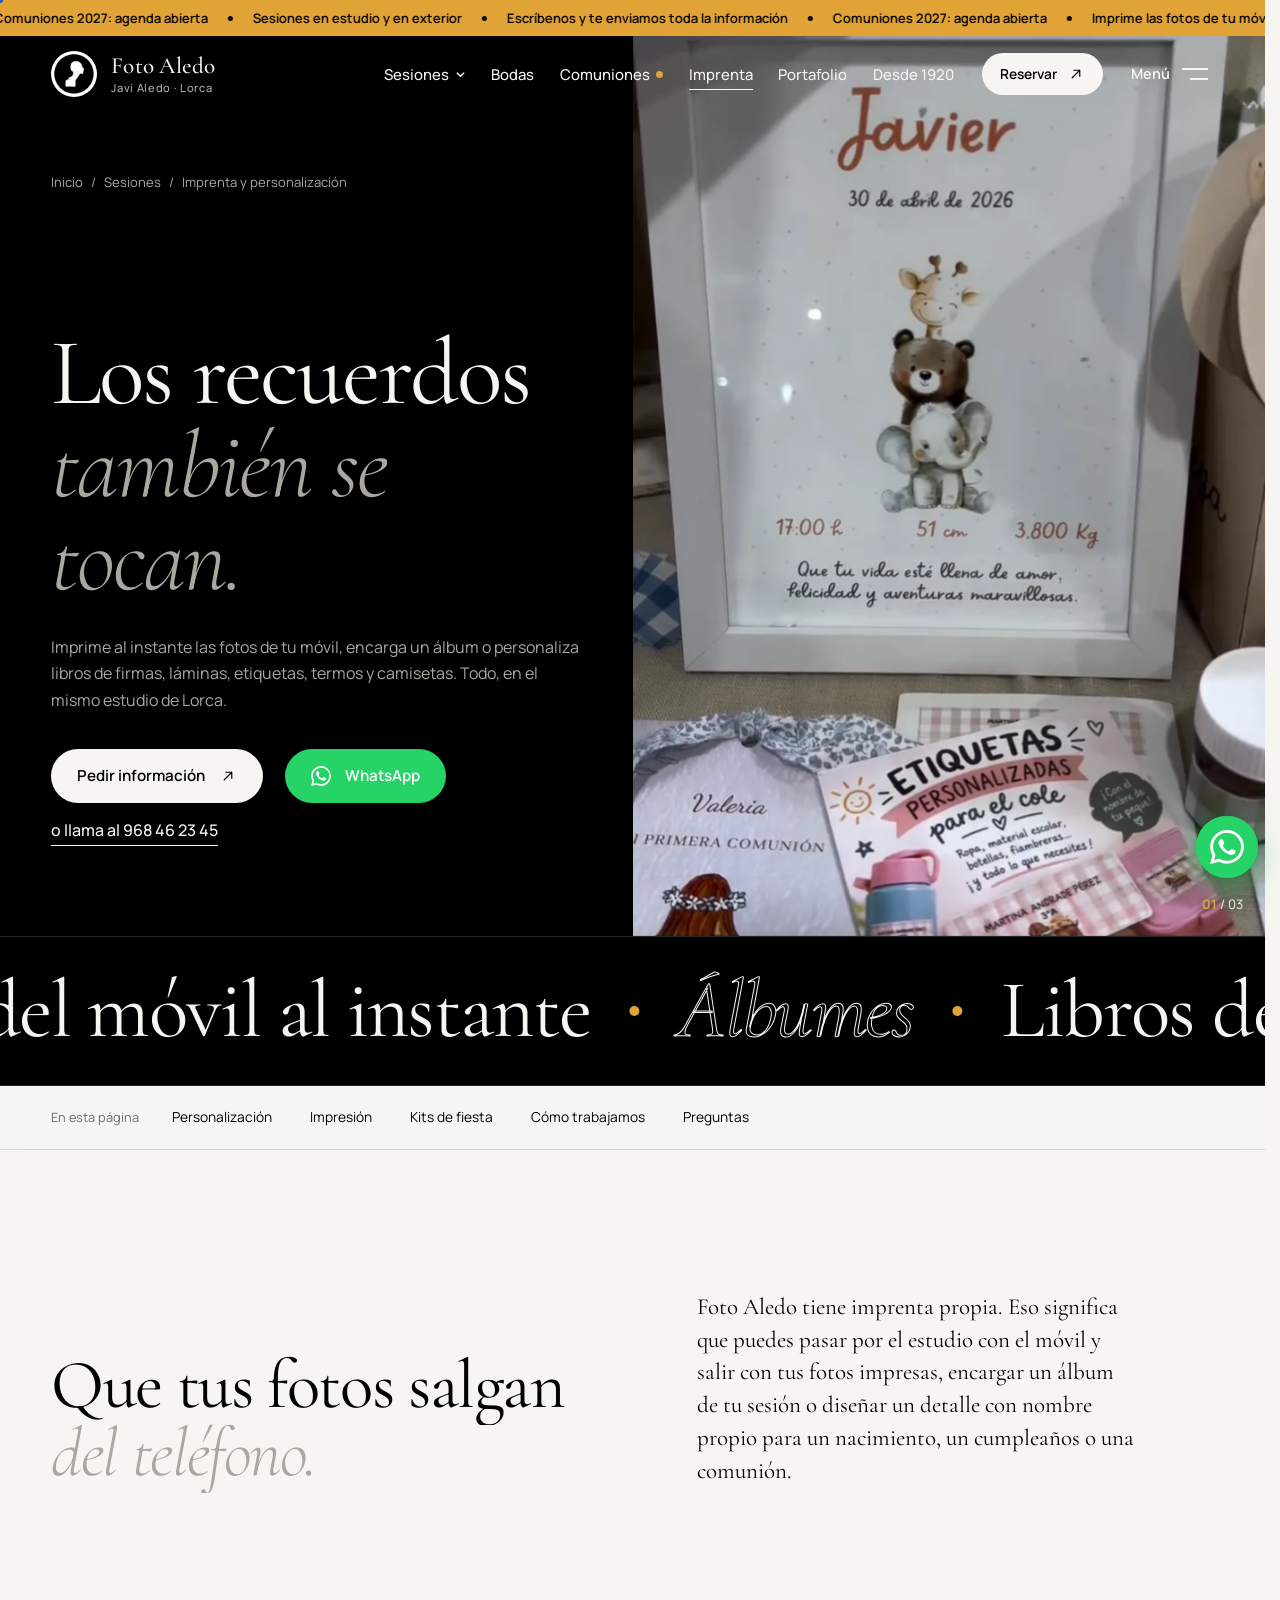
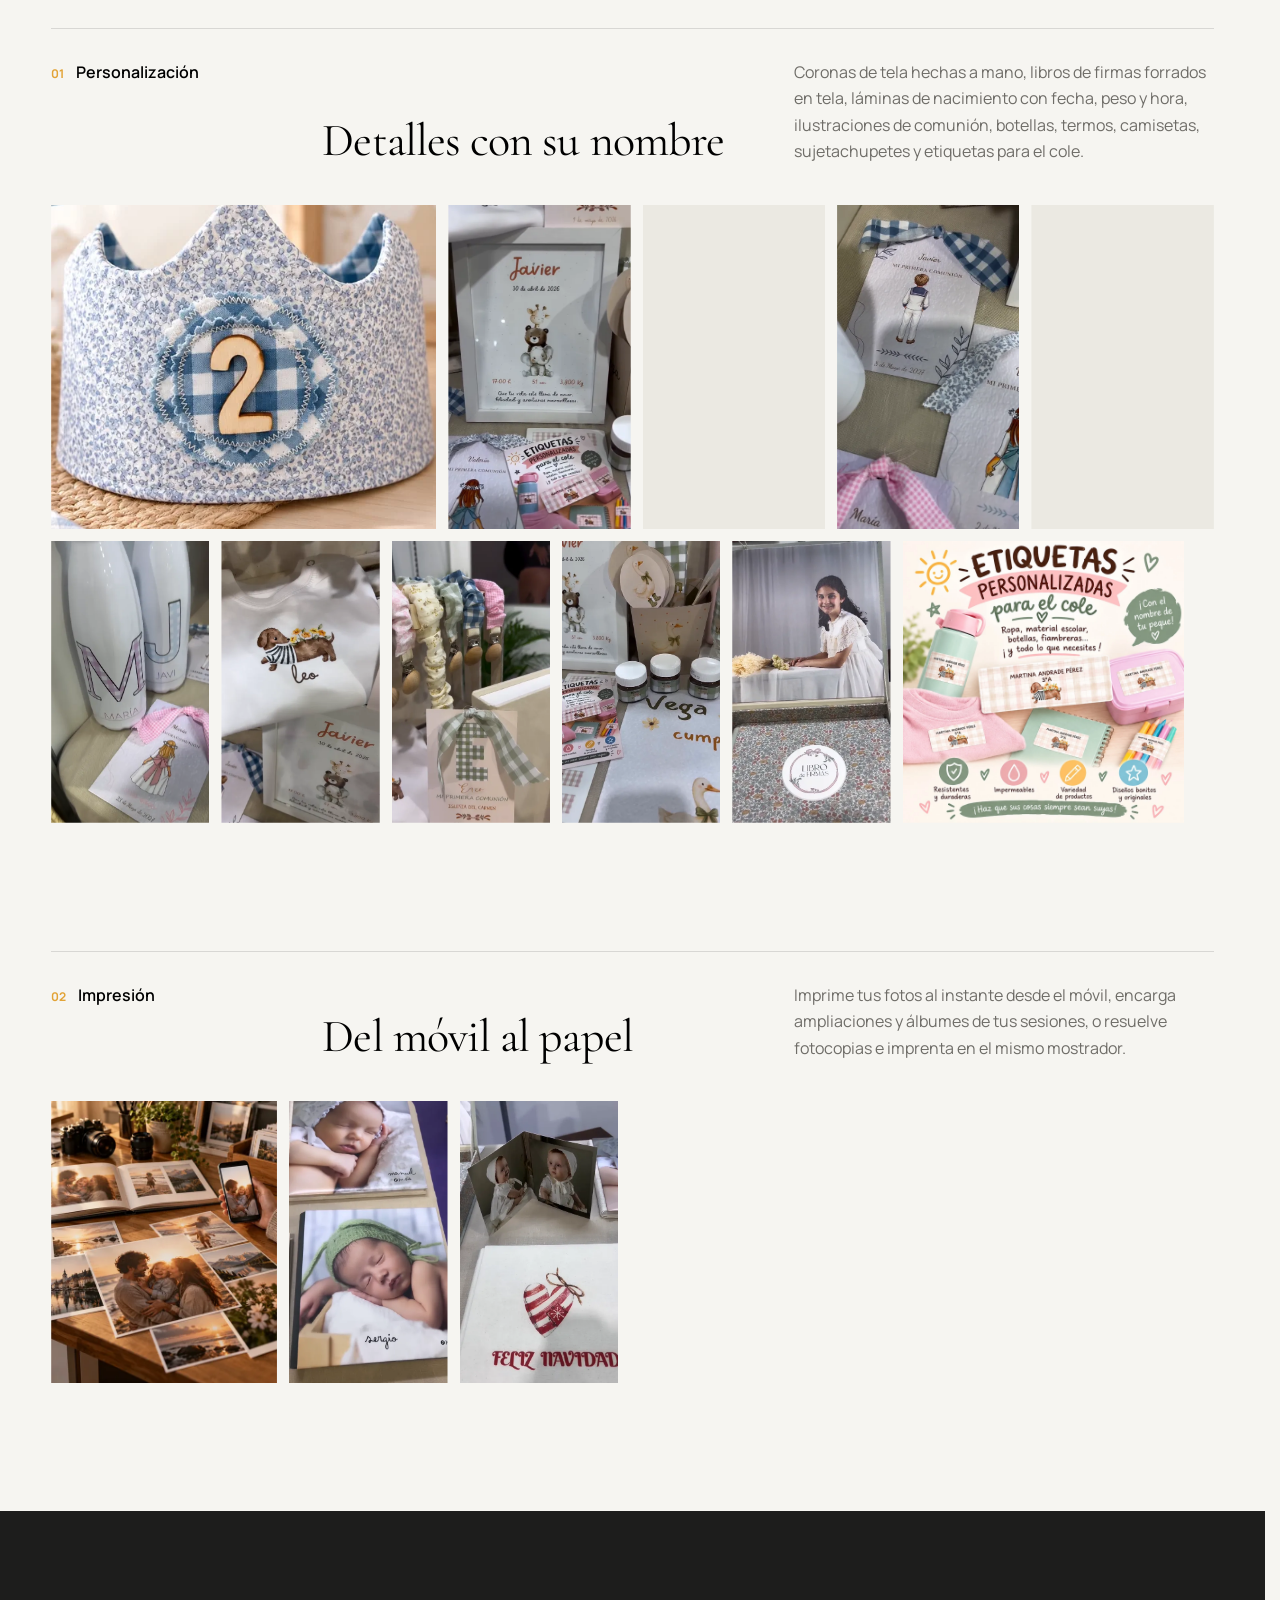
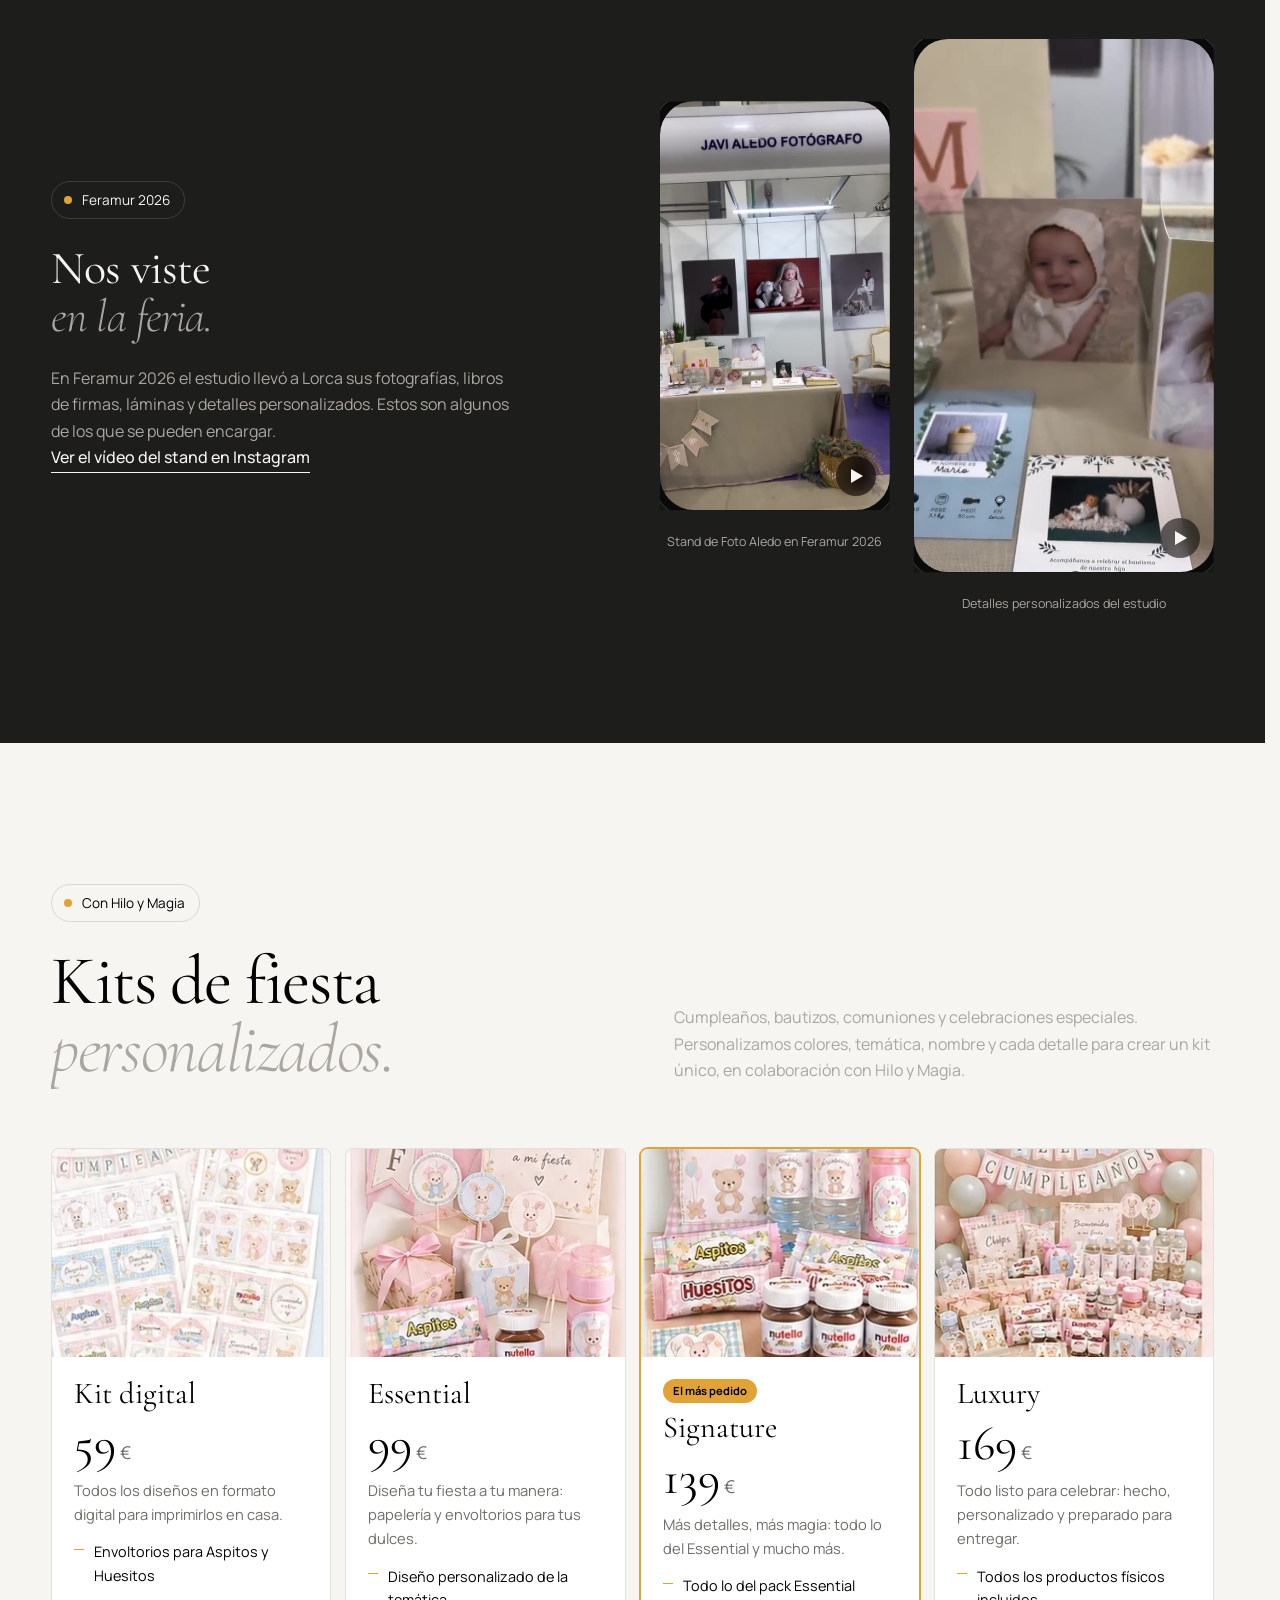
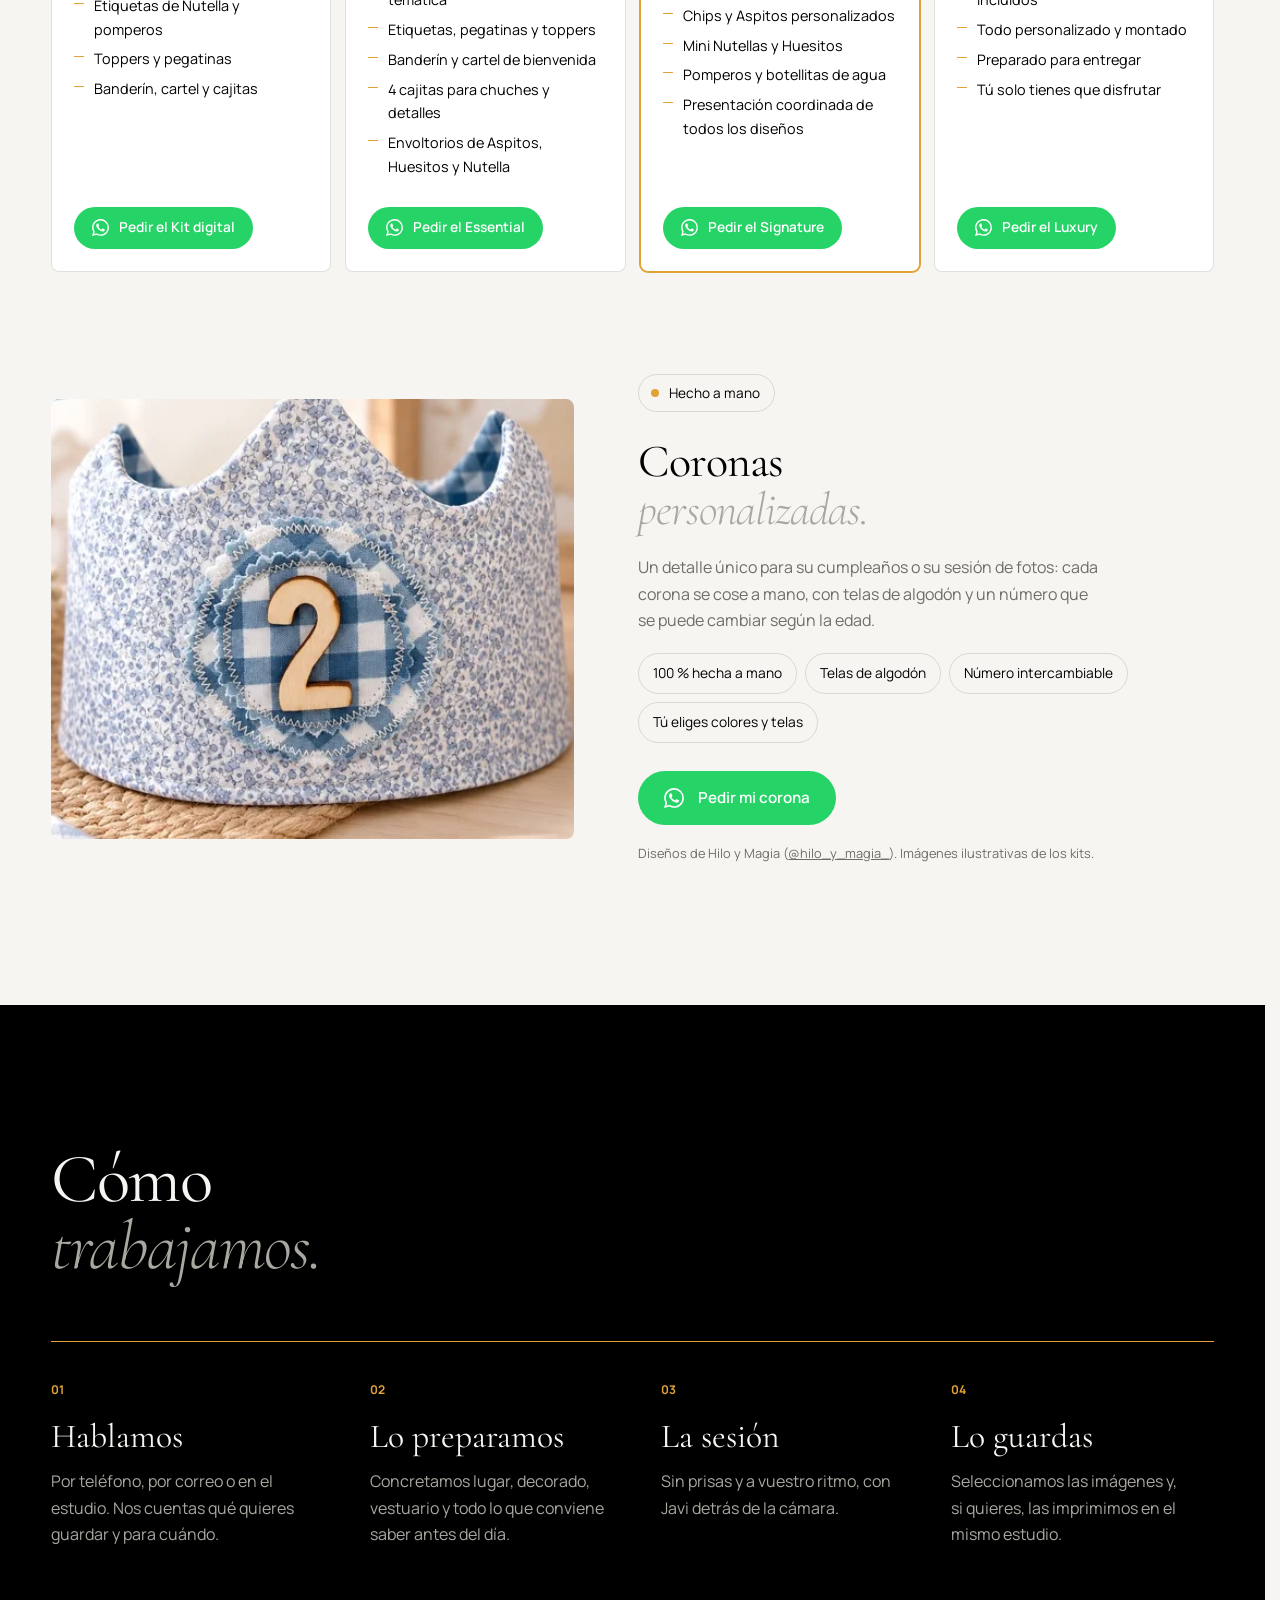
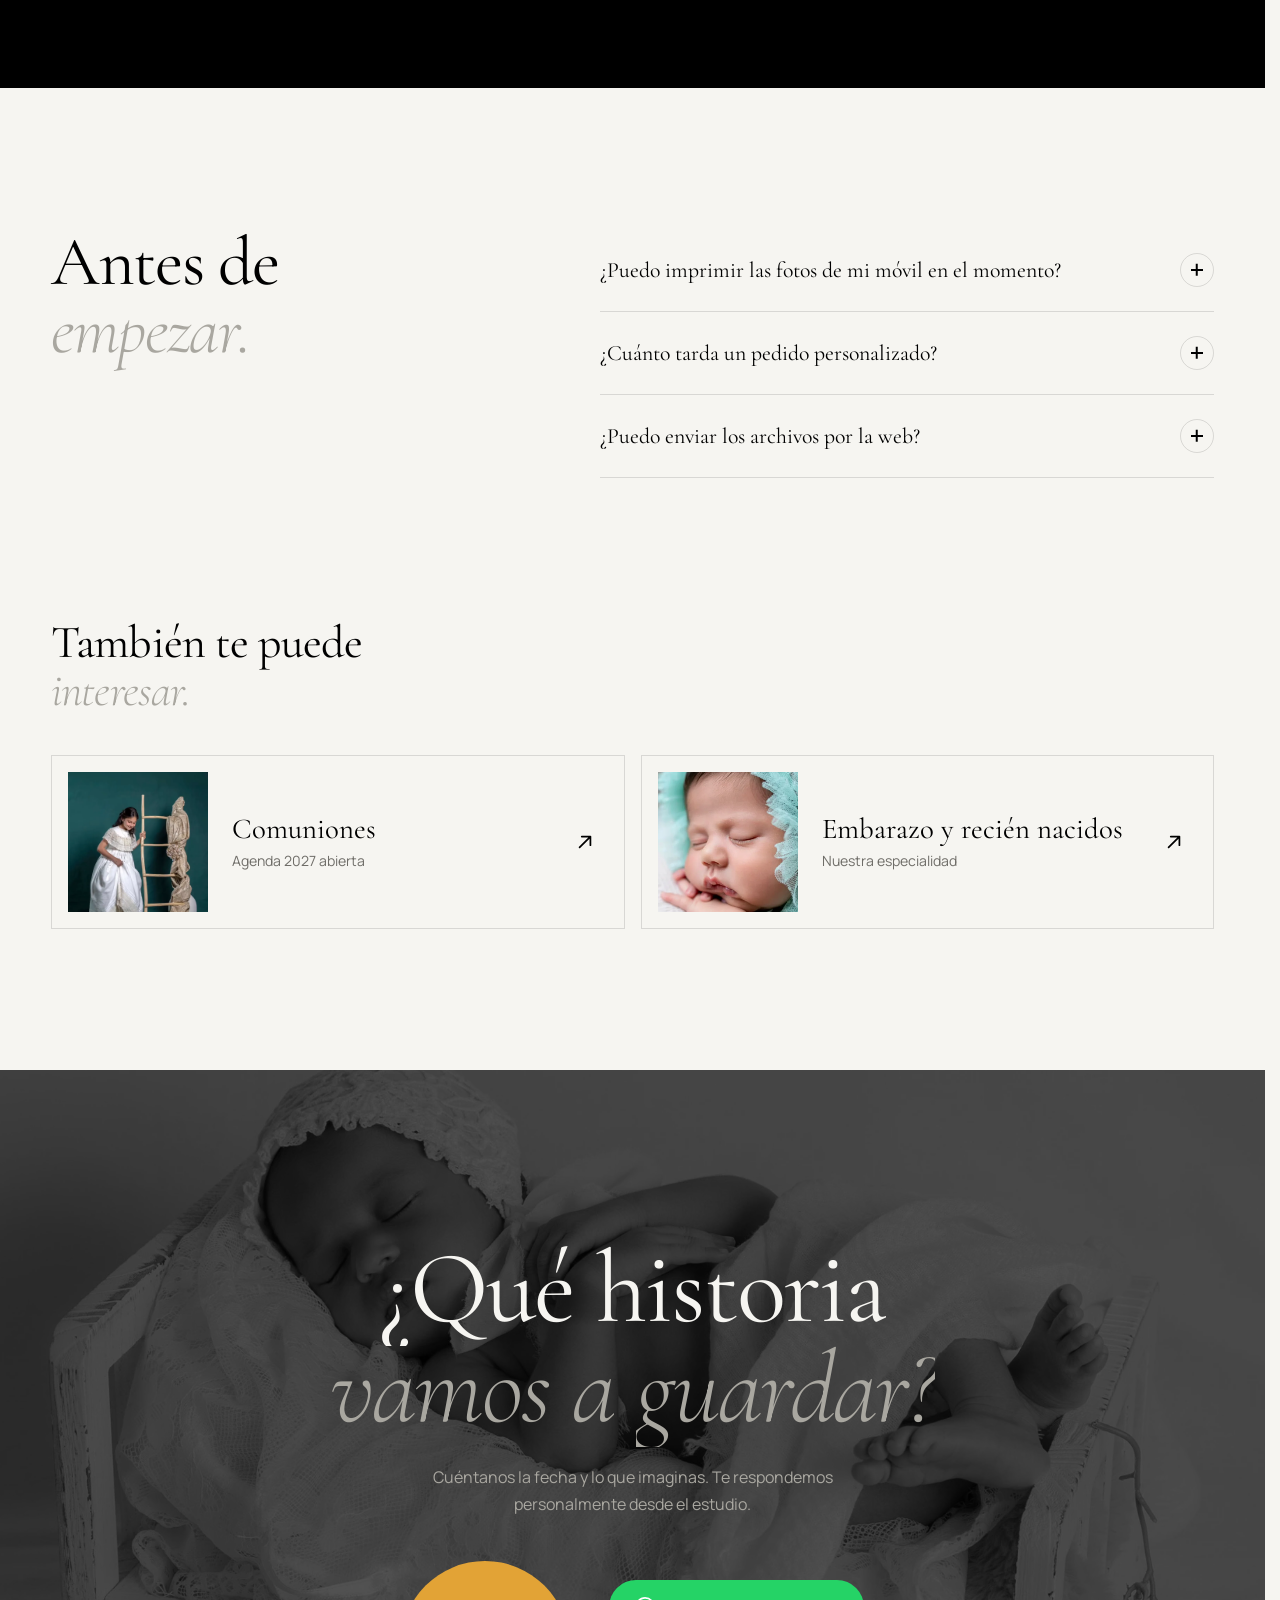
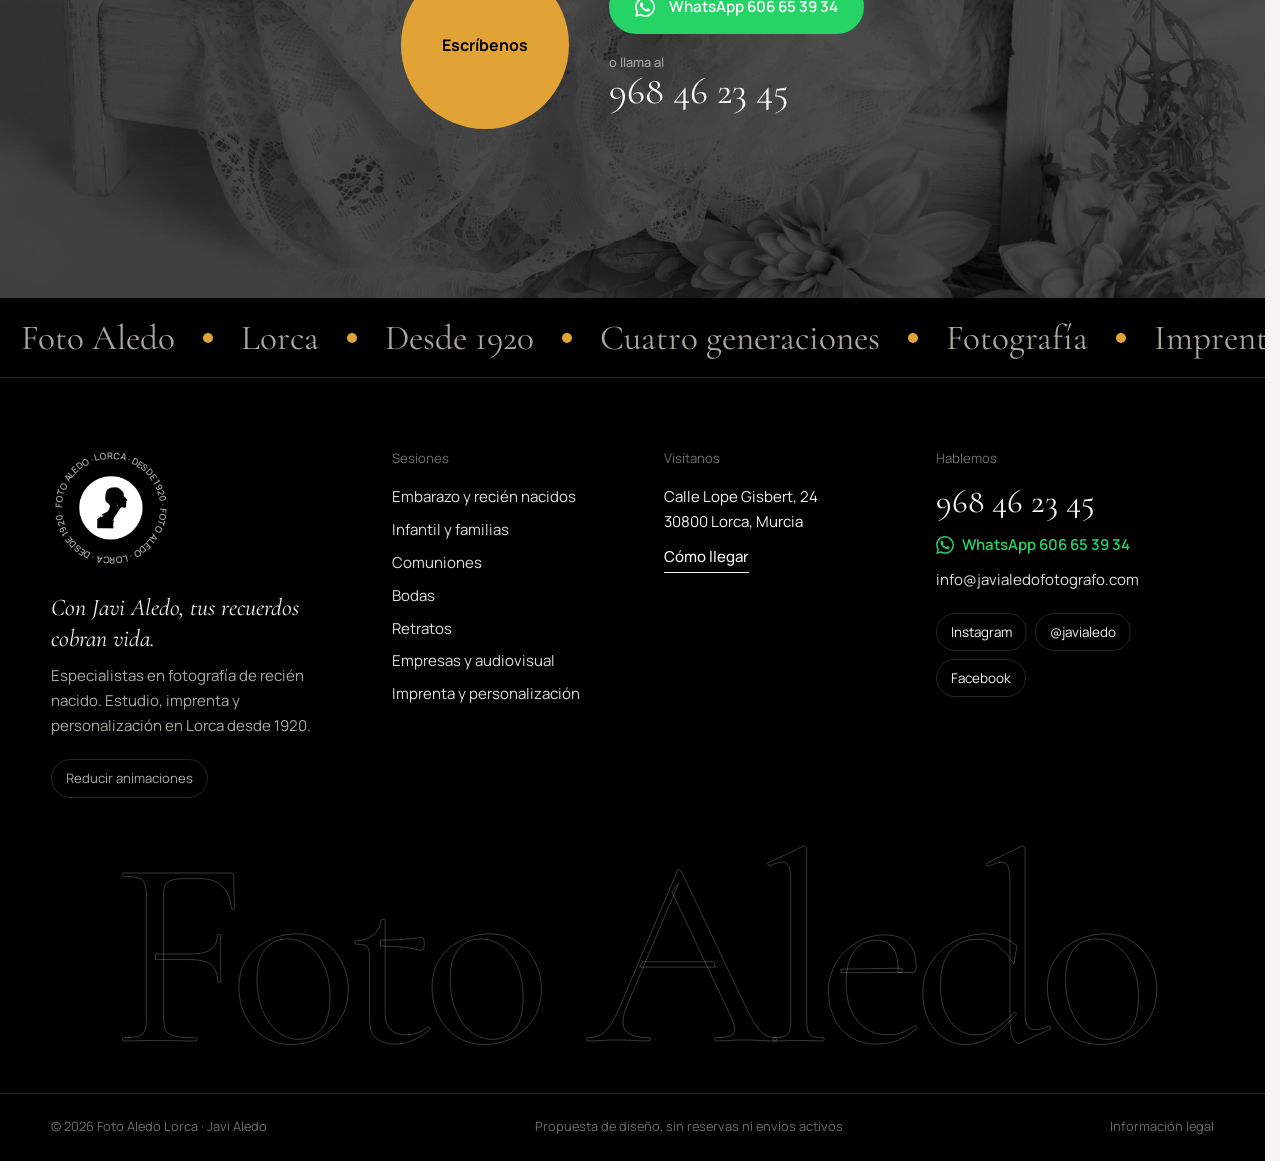
<file: impresion-personalizacion.html>
<!doctype html><html lang="es" class="no-js"><head><meta charset="utf-8"><meta name="viewport" content="width=device-width, initial-scale=1"><meta name="robots" content="noindex, nofollow, noarchive"><meta name="theme-color" content="#000000"><title>Imprenta y personalización en Lorca | Foto Aledo Lorca</title><meta name="description" content="Imprime al instante las fotos de tu móvil, encarga un álbum o personaliza libros de firmas, láminas, etiquetas, termos y camisetas. Todo, en el mismo estudio de Lorca."><link rel="canonical" href="https://sefiro888.github.io/foto-aledo-lorca/impresion-personalizacion.html"><meta property="og:site_name" content="Foto Aledo Lorca"><meta property="og:type" content="website"><meta property="og:locale" content="es_ES"><meta property="og:url" content="https://sefiro888.github.io/foto-aledo-lorca/impresion-personalizacion.html"><meta property="og:title" content="Imprenta y personalización · Foto Aledo Lorca"><meta property="og:description" content="Fotos del móvil al instante, álbumes, kits de fiesta desde 59 € y coronas hechas a mano. Lorca. WhatsApp 606 65 39 34."><meta property="og:image" content="https://sefiro888.github.io/foto-aledo-lorca/assets/share/impresion-personalizacion.jpg?v=3.0"><meta property="og:image:secure_url" content="https://sefiro888.github.io/foto-aledo-lorca/assets/share/impresion-personalizacion.jpg?v=3.0"><meta property="og:image:type" content="image/jpeg"><meta property="og:image:width" content="1200"><meta property="og:image:height" content="630"><meta property="og:image:alt" content="Foto Aledo, Lorca: Imprenta y personalización. Kits de fiesta · coronas · álbumes."><meta name="twitter:card" content="summary_large_image"><meta name="twitter:title" content="Imprenta y personalización · Foto Aledo Lorca"><meta name="twitter:description" content="Fotos del móvil al instante, álbumes, kits de fiesta desde 59 € y coronas hechas a mano. Lorca. WhatsApp 606 65 39 34."><meta name="twitter:image" content="https://sefiro888.github.io/foto-aledo-lorca/assets/share/impresion-personalizacion.jpg?v=3.0"><link rel="icon" href="assets/logo.webp"><link rel="apple-touch-icon" href="assets/share/icon-180.png"><link rel="stylesheet" href="assets/fonts/editorial.css"><link rel="stylesheet" href="assets/fonts/sans.css"><link rel="stylesheet" href="styles.css?v=3.0"><script>(function(d){d.classList.replace("no-js","js");try{if(localStorage.getItem("fa-motion")==="reduce"){d.classList.add("reduce");return}if(matchMedia("(prefers-reduced-motion: reduce)").matches)return;if(sessionStorage.getItem("fa-shutter")==="1")d.classList.add("is-entering");}catch(e){}})(document.documentElement)</script><script src="config.js" defer></script><script src="app.js?v=3.0" defer></script></head><body data-page="impresion-personalizacion" data-theme="dark"><a class="skip" href="#contenido">Saltar al contenido</a><div class="progress" aria-hidden="true"><span></span></div><a class="announce" href="comuniones.html"><div class="marquee announce-marquee" data-marquee data-speed="0.6" aria-hidden="true"><div class="marquee-track"><div class="marquee-set"><span>Comuniones 2027: agenda abierta</span><i aria-hidden="true"></i><span>Sesiones en estudio y en exterior</span><i aria-hidden="true"></i><span>Escríbenos y te enviamos toda la información</span><i aria-hidden="true"></i><span>Comuniones 2027: agenda abierta</span><i aria-hidden="true"></i><span>Imprime las fotos de tu móvil al instante</span><i aria-hidden="true"></i></div><div class="marquee-set"><span>Comuniones 2027: agenda abierta</span><i aria-hidden="true"></i><span>Sesiones en estudio y en exterior</span><i aria-hidden="true"></i><span>Escríbenos y te enviamos toda la información</span><i aria-hidden="true"></i><span>Comuniones 2027: agenda abierta</span><i aria-hidden="true"></i><span>Imprime las fotos de tu móvil al instante</span><i aria-hidden="true"></i></div></div></div><span class="sr-only">Comuniones 2027: agenda abierta. Ver información.</span></a><header class="header" data-header><div class="header-inner"><a class="brand" href="index.html" aria-label="Foto Aledo, inicio"><span class="logo-ring" aria-hidden="true"><svg viewBox="0 0 100 100"><defs><path id="ringh" d="M50,50 m-41,0 a41,41 0 1,1 82,0 a41,41 0 1,1 -82,0"/></defs><text><textPath href="#ringh" textLength="256" lengthAdjust="spacing">Foto Aledo · Lorca · desde 1920 · Foto Aledo · Lorca · desde 1920 ·</textPath></text></svg></span><img src="assets/logo.webp" alt="" width="46" height="46"><span class="brand-word">Foto Aledo<small>Javi Aledo · Lorca</small></span></a><nav class="nav" aria-label="Principal"><ul><li class="has-mega"><button type="button" class="nav-btn" aria-expanded="false" aria-controls="mega" data-mega-toggle>Sesiones<svg viewBox="0 0 12 12" aria-hidden="true"><path d="M2 4l4 4 4-4"/></svg></button><div class="mega" id="mega" data-mega><div class="mega-inner"><div class="mega-col"><p class="mega-label">Sesiones y servicios</p><ul class="mega-list"><li><a href="embarazo-recien-nacidos.html" data-preview="951"><span class="mega-name">Embarazo y newborn</span><span class="mega-short">Nuestra especialidad</span></a></li><li><a href="infantil-familias.html" data-preview="1056"><span class="mega-name">Infantil y familias</span><span class="mega-short">Smash cake, bautizos y familias</span></a></li><li><a href="comuniones.html" data-preview="960"><span class="mega-name">Comuniones 2027</span><span class="mega-short">Agenda 2027 abierta</span><span class="badge">2027</span></a></li><li><a href="bodas.html" data-preview="1003"><span class="mega-name">Bodas y preboda</span><span class="mega-short">Preboda, boda y postboda</span></a></li><li><a href="retratos.html" data-preview="602"><span class="mega-name">Retratos</span><span class="mega-short">Estudio y exterior</span></a></li><li><a href="empresas-audiovisual.html" data-preview="996"><span class="mega-name">Empresas, vídeo y dron</span><span class="mega-short">Eventos, producto, vídeo y dron</span></a></li><li><a href="impresion-personalizacion.html" data-preview="978" aria-current="page"><span class="mega-name">Imprenta y personalización</span><span class="mega-short">Del móvil al papel, y con su nombre</span></a></li></ul></div><div class="mega-preview" aria-hidden="true"><span class="mega-img" data-for="951"><img src="assets/951.webp" alt="" width="476" height="597" loading="lazy" decoding="async"></span><span class="mega-img" data-for="1056"><img src="assets/1056.webp" srcset="assets/1056-480.webp 480w, assets/1056-960.webp 960w, assets/1056.webp 2000w" sizes="420px" alt="" width="2000" height="2000" loading="lazy" decoding="async"></span><span class="mega-img" data-for="960"><img src="assets/960.webp" srcset="assets/960-480.webp 480w, assets/960.webp 720w" sizes="420px" alt="" width="720" height="1280" loading="lazy" decoding="async"></span><span class="mega-img" data-for="1003"><img src="assets/1003.webp" srcset="assets/1003-480.webp 480w, assets/1003-960.webp 960w, assets/1003.webp 1440w" sizes="420px" alt="" width="1440" height="1040" loading="lazy" decoding="async"></span><span class="mega-img" data-for="602"><img src="assets/602.webp" srcset="assets/602-480.webp 480w, assets/602-960.webp 960w, assets/602.webp 1441w" sizes="420px" alt="" width="1441" height="1920" loading="lazy" decoding="async"></span><span class="mega-img" data-for="996"><img src="assets/996.webp" srcset="assets/996-480.webp 480w, assets/996-960.webp 960w, assets/996.webp 2400w" sizes="420px" alt="" width="2400" height="1350" loading="lazy" decoding="async"></span><span class="mega-img" data-for="978"><img src="assets/978.webp" srcset="assets/978-480.webp 480w, assets/978.webp 720w" sizes="420px" alt="" width="720" height="1280" loading="lazy" decoding="async"></span><span class="mega-caption">Elige una sesión</span></div><div class="mega-aside"><p class="mega-label">¿No sabes cuál?</p><p>Cuéntanos qué quieres guardar y te orientamos.</p><a class="mega-phone" href="tel:+34968462345" data-phone>968 46 23 45</a><a class="btn btn-wa btn-small" href="https://wa.me/34606653934?text=Hola%20Javi%2C%20he%20visto%20la%20web%20de%20Foto%20Aledo%20y%20me%20gustar%C3%ADa%20pedir%20informaci%C3%B3n." target="_blank" rel="noopener" data-wa="index"><svg class="wa-ico" viewBox="0 0 24 24" aria-hidden="true"><path fill="currentColor" d="M17.472 14.382c-.297-.149-1.758-.867-2.03-.967-.273-.099-.471-.148-.67.15-.197.297-.767.966-.94 1.164-.173.199-.347.223-.644.075-.297-.15-1.255-.463-2.39-1.475-.883-.788-1.48-1.761-1.653-2.059-.173-.297-.018-.458.13-.606.134-.133.298-.347.446-.52.149-.174.198-.298.298-.497.099-.198.05-.371-.025-.52-.075-.149-.669-1.612-.916-2.207-.242-.579-.487-.5-.669-.51-.173-.008-.371-.01-.57-.01-.198 0-.52.074-.792.372-.272.297-1.04 1.016-1.04 2.479 0 1.462 1.065 2.875 1.213 3.074.149.198 2.096 3.2 5.077 4.487.709.306 1.262.489 1.694.625.712.227 1.36.195 1.871.118.571-.085 1.758-.719 2.006-1.413.248-.694.248-1.289.173-1.413-.074-.124-.272-.198-.57-.347m-5.421 7.403h-.004a9.87 9.87 0 0 1-5.031-1.378l-.361-.214-3.741.982.998-3.648-.235-.374a9.86 9.86 0 0 1-1.51-5.26c.001-5.45 4.436-9.884 9.888-9.884 2.64 0 5.122 1.03 6.988 2.898a9.825 9.825 0 0 1 2.893 6.994c-.003 5.45-4.437 9.884-9.885 9.884m8.413-18.297A11.815 11.815 0 0 0 12.05 0C5.495 0 .16 5.335.157 11.892c0 2.096.547 4.142 1.588 5.945L.057 24l6.305-1.654a11.882 11.882 0 0 0 5.683 1.448h.005c6.554 0 11.89-5.335 11.893-11.893a11.821 11.821 0 0 0-3.48-8.413Z"/></svg><span>WhatsApp 606 65 39 34</span></a><a class="link" href="contacto.html">Escribir al estudio</a><a class="mega-all" href="portfolio.html">Ver todo el portafolio <svg class="ico" viewBox="0 0 24 24" aria-hidden="true"><path d="M7 17 17 7M9 7h8v8"/></svg></a></div></div></div></li><li><a href="bodas.html">Bodas</a></li><li><a href="comuniones.html">Comuniones <span class="dot" aria-label="agenda 2027 abierta"></span></a></li><li><a href="impresion-personalizacion.html" aria-current="page">Imprenta</a></li><li><a href="portfolio.html">Portafolio</a></li><li><a href="historia.html">Desde 1920</a></li></ul></nav><div class="header-actions"><a class="btn btn-small" href="contacto.html" data-magnetic><span>Reservar</span><svg class="ico" viewBox="0 0 24 24" aria-hidden="true"><path d="M7 17 17 7M9 7h8v8"/></svg></a><button type="button" class="burger" aria-expanded="false" aria-controls="overlay" data-menu-toggle><span class="burger-label">Menú</span><span class="burger-lines" aria-hidden="true"><i></i><i></i></span></button></div></div></header><div class="overlay" id="overlay" data-overlay hidden><div class="ov-grid"><nav class="ov-nav" aria-label="Menú completo"><ul><li style="--i:0"><a href="index.html" data-preview="220"><span class="ov-num">01</span><span class="ov-text">Inicio</span></a></li><li style="--i:1"><a href="bodas.html" data-preview="500"><span class="ov-num">02</span><span class="ov-text">Bodas</span></a></li><li style="--i:2"><a href="comuniones.html" data-preview="960"><span class="ov-num">03</span><span class="ov-text">Comuniones 2027</span></a></li><li style="--i:3"><a href="embarazo-recien-nacidos.html" data-preview="951"><span class="ov-num">04</span><span class="ov-text">Embarazo y recién nacidos</span></a></li><li style="--i:4"><a href="infantil-familias.html" data-preview="954"><span class="ov-num">05</span><span class="ov-text">Infantil y familias</span></a></li><li style="--i:5"><a href="retratos.html" data-preview="602"><span class="ov-num">06</span><span class="ov-text">Retratos</span></a></li><li style="--i:6"><a href="impresion-personalizacion.html" data-preview="978" aria-current="page"><span class="ov-num">07</span><span class="ov-text">Imprenta y personalización</span></a></li><li style="--i:7"><a href="empresas-audiovisual.html" data-preview="801"><span class="ov-num">08</span><span class="ov-text">Empresas, vídeo y dron</span></a></li><li style="--i:8"><a href="portfolio.html" data-preview="507"><span class="ov-num">09</span><span class="ov-text">Portafolio</span></a></li><li style="--i:9"><a href="historia.html" data-preview="701"><span class="ov-num">10</span><span class="ov-text">Desde 1920</span></a></li><li style="--i:10"><a href="contacto.html" data-preview="950"><span class="ov-num">11</span><span class="ov-text">Contacto</span></a></li></ul></nav><div class="ov-visual" aria-hidden="true"><span class="ov-img" data-for="220"><img src="assets/220.webp" srcset="assets/220-480.webp 480w, assets/220-960.webp 960w, assets/220.webp 1920w" sizes="40vw" alt="" width="1920" height="1920" loading="lazy" decoding="async"></span><span class="ov-img" data-for="500"><img src="assets/500.webp" srcset="assets/500-480.webp 480w, assets/500-960.webp 960w, assets/500.webp 1920w" sizes="40vw" alt="" width="1920" height="1280" loading="lazy" decoding="async"></span><span class="ov-img" data-for="960"><img src="assets/960.webp" srcset="assets/960-480.webp 480w, assets/960.webp 720w" sizes="40vw" alt="" width="720" height="1280" loading="lazy" decoding="async"></span><span class="ov-img" data-for="951"><img src="assets/951.webp" alt="" width="476" height="597" loading="lazy" decoding="async"></span><span class="ov-img" data-for="954"><img src="assets/954.webp" srcset="assets/954-480.webp 480w, assets/954.webp 640w" sizes="40vw" alt="" width="640" height="528" loading="lazy" decoding="async"></span><span class="ov-img" data-for="602"><img src="assets/602.webp" srcset="assets/602-480.webp 480w, assets/602-960.webp 960w, assets/602.webp 1441w" sizes="40vw" alt="" width="1441" height="1920" loading="lazy" decoding="async"></span><span class="ov-img" data-for="978"><img src="assets/978.webp" srcset="assets/978-480.webp 480w, assets/978.webp 720w" sizes="40vw" alt="" width="720" height="1280" loading="lazy" decoding="async"></span><span class="ov-img" data-for="801"><img src="assets/801.webp" alt="" width="1920" height="1280" loading="lazy" decoding="async"></span><span class="ov-img" data-for="507"><img src="assets/507.webp" srcset="assets/507-480.webp 480w, assets/507.webp 960w" sizes="40vw" alt="" width="960" height="640" loading="lazy" decoding="async"></span><span class="ov-img" data-for="701"><img src="assets/701.webp" srcset="assets/701-480.webp 480w, assets/701-960.webp 960w, assets/701.webp 1080w" sizes="40vw" alt="" width="1080" height="1920" loading="lazy" decoding="async"></span><span class="ov-img" data-for="950"><img src="assets/950.webp" alt="" width="480" height="640" loading="lazy" decoding="async"></span></div><div class="ov-foot"><div><p class="mega-label">Estudio</p><p>Calle Lope Gisbert, 24 · 30800 Lorca, Murcia</p><a class="link" href="https://www.google.com/maps/search/?api=1&query=Foto+Aledo+Calle+Lope+Gisbert+24+Lorca" target="_blank" rel="noopener">Cómo llegar</a></div><div><p class="mega-label">Llámanos o escríbenos</p><a class="ov-big" href="tel:+34968462345" data-phone>968 46 23 45</a><a class="btn btn-wa btn-small" href="https://wa.me/34606653934?text=Hola%20Javi%2C%20he%20visto%20la%20web%20de%20Foto%20Aledo%20y%20me%20gustar%C3%ADa%20pedir%20informaci%C3%B3n." target="_blank" rel="noopener" data-wa="index"><svg class="wa-ico" viewBox="0 0 24 24" aria-hidden="true"><path fill="currentColor" d="M17.472 14.382c-.297-.149-1.758-.867-2.03-.967-.273-.099-.471-.148-.67.15-.197.297-.767.966-.94 1.164-.173.199-.347.223-.644.075-.297-.15-1.255-.463-2.39-1.475-.883-.788-1.48-1.761-1.653-2.059-.173-.297-.018-.458.13-.606.134-.133.298-.347.446-.52.149-.174.198-.298.298-.497.099-.198.05-.371-.025-.52-.075-.149-.669-1.612-.916-2.207-.242-.579-.487-.5-.669-.51-.173-.008-.371-.01-.57-.01-.198 0-.52.074-.792.372-.272.297-1.04 1.016-1.04 2.479 0 1.462 1.065 2.875 1.213 3.074.149.198 2.096 3.2 5.077 4.487.709.306 1.262.489 1.694.625.712.227 1.36.195 1.871.118.571-.085 1.758-.719 2.006-1.413.248-.694.248-1.289.173-1.413-.074-.124-.272-.198-.57-.347m-5.421 7.403h-.004a9.87 9.87 0 0 1-5.031-1.378l-.361-.214-3.741.982.998-3.648-.235-.374a9.86 9.86 0 0 1-1.51-5.26c.001-5.45 4.436-9.884 9.888-9.884 2.64 0 5.122 1.03 6.988 2.898a9.825 9.825 0 0 1 2.893 6.994c-.003 5.45-4.437 9.884-9.885 9.884m8.413-18.297A11.815 11.815 0 0 0 12.05 0C5.495 0 .16 5.335.157 11.892c0 2.096.547 4.142 1.588 5.945L.057 24l6.305-1.654a11.882 11.882 0 0 0 5.683 1.448h.005c6.554 0 11.89-5.335 11.893-11.893a11.821 11.821 0 0 0-3.48-8.413Z"/></svg><span>WhatsApp 606 65 39 34</span></a></div><div><p class="mega-label">Síguenos</p><a class="link" href="https://www.instagram.com/fotoaledo/" target="_blank" rel="noopener">Instagram @fotoaledo</a><a class="link" href="https://www.facebook.com/FotoAledoLorca/" target="_blank" rel="noopener">Facebook</a></div></div></div></div><main id="contenido"><section class="s-hero" data-theme="dark"><div class="s-hero-copy"><nav class="crumbs" aria-label="Ruta"><a href="index.html">Inicio</a><span aria-hidden="true">/</span><a href="index.html#sesiones">Sesiones</a><span aria-hidden="true">/</span><span aria-current="page">Imprenta y personalización</span></nav><h1 class="h-hero" data-split>Los recuerdos <em>también se tocan.</em></h1><p class="s-lead">Imprime al instante las fotos de tu móvil, encarga un álbum o personaliza libros de firmas, láminas, etiquetas, termos y camisetas. Todo, en el mismo estudio de Lorca.</p><div class="hero-actions"><a class="btn" href="contacto.html?servicio=impresion-personalizacion" data-magnetic><span>Pedir información</span><svg class="ico" viewBox="0 0 24 24" aria-hidden="true"><path d="M7 17 17 7M9 7h8v8"/></svg></a><a class="btn btn-wa" href="https://wa.me/34606653934?text=Hola%20Javi%2C%20me%20gustar%C3%ADa%20informaci%C3%B3n%20sobre%20impresi%C3%B3n%20y%20productos%20personalizados.%20Me%20interesa%3A%20" target="_blank" rel="noopener" data-wa="impresion-personalizacion"><svg class="wa-ico" viewBox="0 0 24 24" aria-hidden="true"><path fill="currentColor" d="M17.472 14.382c-.297-.149-1.758-.867-2.03-.967-.273-.099-.471-.148-.67.15-.197.297-.767.966-.94 1.164-.173.199-.347.223-.644.075-.297-.15-1.255-.463-2.39-1.475-.883-.788-1.48-1.761-1.653-2.059-.173-.297-.018-.458.13-.606.134-.133.298-.347.446-.52.149-.174.198-.298.298-.497.099-.198.05-.371-.025-.52-.075-.149-.669-1.612-.916-2.207-.242-.579-.487-.5-.669-.51-.173-.008-.371-.01-.57-.01-.198 0-.52.074-.792.372-.272.297-1.04 1.016-1.04 2.479 0 1.462 1.065 2.875 1.213 3.074.149.198 2.096 3.2 5.077 4.487.709.306 1.262.489 1.694.625.712.227 1.36.195 1.871.118.571-.085 1.758-.719 2.006-1.413.248-.694.248-1.289.173-1.413-.074-.124-.272-.198-.57-.347m-5.421 7.403h-.004a9.87 9.87 0 0 1-5.031-1.378l-.361-.214-3.741.982.998-3.648-.235-.374a9.86 9.86 0 0 1-1.51-5.26c.001-5.45 4.436-9.884 9.888-9.884 2.64 0 5.122 1.03 6.988 2.898a9.825 9.825 0 0 1 2.893 6.994c-.003 5.45-4.437 9.884-9.885 9.884m8.413-18.297A11.815 11.815 0 0 0 12.05 0C5.495 0 .16 5.335.157 11.892c0 2.096.547 4.142 1.588 5.945L.057 24l6.305-1.654a11.882 11.882 0 0 0 5.683 1.448h.005c6.554 0 11.89-5.335 11.893-11.893a11.821 11.821 0 0 0-3.48-8.413Z"/></svg><span>WhatsApp</span></a><a class="link" href="tel:+34968462345" data-phone>o llama al 968 46 23 45</a></div></div><div class="s-hero-media" data-mini-slides><div class="sh-slide is-active"><img src="assets/978.webp" srcset="assets/978-480.webp 480w, assets/978.webp 720w" sizes="(max-width: 900px) 100vw, 55vw" alt="Lámina de nacimiento personalizada" width="720" height="1280" fetchpriority="high" decoding="async"></div><div class="sh-slide"><img src="assets/975.webp" srcset="assets/975-480.webp 480w, assets/975.webp 720w" sizes="(max-width: 900px) 100vw, 55vw" alt="Libro de firmas forrado en tela de flores" width="720" height="1280" loading="lazy" decoding="async"></div><div class="sh-slide"><img src="assets/976.webp" srcset="assets/976-480.webp 480w, assets/976.webp 720w" sizes="(max-width: 900px) 100vw, 55vw" alt="Botellas personalizadas con inicial" width="720" height="1280" loading="lazy" decoding="async"></div><span class="sh-count" aria-hidden="true"><b>01</b> / 03</span></div></section><div class="marquee big-marquee" data-marquee data-speed="1" aria-hidden="true"><div class="marquee-track"><div class="marquee-set"><span>Fotos del móvil al instante</span><i aria-hidden="true"></i><span>Álbumes</span><i aria-hidden="true"></i><span>Libros de firmas</span><i aria-hidden="true"></i><span>Láminas de nacimiento</span><i aria-hidden="true"></i><span>Etiquetas para el cole</span><i aria-hidden="true"></i><span>Termos</span><i aria-hidden="true"></i><span>Camisetas</span><i aria-hidden="true"></i><span>Fotocopias</span><i aria-hidden="true"></i></div><div class="marquee-set"><span>Fotos del móvil al instante</span><i aria-hidden="true"></i><span>Álbumes</span><i aria-hidden="true"></i><span>Libros de firmas</span><i aria-hidden="true"></i><span>Láminas de nacimiento</span><i aria-hidden="true"></i><span>Etiquetas para el cole</span><i aria-hidden="true"></i><span>Termos</span><i aria-hidden="true"></i><span>Camisetas</span><i aria-hidden="true"></i><span>Fotocopias</span><i aria-hidden="true"></i></div></div></div><nav class="chapters-nav" aria-label="En esta página"><div class="wrap"><span>En esta página</span><a href="#cap-1">Personalización</a><a href="#cap-2">Impresión</a><a href="#kits">Kits de fiesta</a><a href="#proceso">Cómo trabajamos</a><a href="#preguntas">Preguntas</a></div></nav><section class="s-intro wrap"><h2 class="h-xl" data-split>Que tus fotos salgan <em>del teléfono.</em></h2><p class="lead-p">Foto Aledo tiene imprenta propia. Eso significa que puedes pasar por el estudio con el móvil y salir con tus fotos impresas, encargar un álbum de tu sesión o diseñar un detalle con nombre propio para un nacimiento, un cumpleaños o una comunión.</p></section><section class="chapter wrap" id="cap-1"><div class="ch-head"><p class="ch-tag"><b>01</b>Personalización</p><h2 class="h-lg">Detalles con su nombre</h2><p>Coronas de tela hechas a mano, libros de firmas forrados en tela, láminas de nacimiento con fecha, peso y hora, ilustraciones de comunión, botellas, termos, camisetas, sujetachupetes y etiquetas para el cole.</p></div><div class="masonry"><div class="jg-item" style="--ar:1.187"><button type="button" class="shot wide" data-full="assets/1040.webp" data-caption="Personalización · Imprenta y personalización" aria-label="Ampliar fotografía: Personalización · Imprenta y personalización"><span class="shot-frame"><img src="assets/1040.webp" srcset="assets/1040-480.webp 480w, assets/1040.webp 795w" sizes="(max-width: 760px) 60vw, 33vw" alt="Corona de tela personalizada hecha a mano con el número 2" width="795" height="670" loading="lazy" decoding="async"></span></button></div><div class="jg-item" style="--ar:0.562"><button type="button" class="shot tall" data-full="assets/978.webp" data-caption="Personalización · Imprenta y personalización" aria-label="Ampliar fotografía: Personalización · Imprenta y personalización"><span class="shot-frame"><img src="assets/978.webp" srcset="assets/978-480.webp 480w, assets/978.webp 720w" sizes="(max-width: 760px) 60vw, 33vw" alt="Lámina de nacimiento personalizada" width="720" height="1280" loading="lazy" decoding="async"></span></button></div><div class="jg-item" style="--ar:0.562"><button type="button" class="shot tall" data-full="assets/975.webp" data-caption="Personalización · Imprenta y personalización" aria-label="Ampliar fotografía: Personalización · Imprenta y personalización"><span class="shot-frame"><img src="assets/975.webp" srcset="assets/975-480.webp 480w, assets/975.webp 720w" sizes="(max-width: 760px) 60vw, 33vw" alt="Libro de firmas forrado en tela de flores" width="720" height="1280" loading="lazy" decoding="async"></span></button></div><div class="jg-item" style="--ar:0.562"><button type="button" class="shot tall" data-full="assets/979.webp" data-caption="Personalización · Imprenta y personalización" aria-label="Ampliar fotografía: Personalización · Imprenta y personalización"><span class="shot-frame"><img src="assets/979.webp" srcset="assets/979-480.webp 480w, assets/979.webp 720w" sizes="(max-width: 760px) 60vw, 33vw" alt="Láminas ilustradas de comunión con lazo" width="720" height="1280" loading="lazy" decoding="async"></span></button></div><div class="jg-item" style="--ar:0.562"><button type="button" class="shot tall" data-full="assets/976.webp" data-caption="Personalización · Imprenta y personalización" aria-label="Ampliar fotografía: Personalización · Imprenta y personalización"><span class="shot-frame"><img src="assets/976.webp" srcset="assets/976-480.webp 480w, assets/976.webp 720w" sizes="(max-width: 760px) 60vw, 33vw" alt="Botellas personalizadas con inicial" width="720" height="1280" loading="lazy" decoding="async"></span></button></div><div class="jg-item" style="--ar:0.562"><button type="button" class="shot tall" data-full="assets/980.webp" data-caption="Personalización · Imprenta y personalización" aria-label="Ampliar fotografía: Personalización · Imprenta y personalización"><span class="shot-frame"><img src="assets/980.webp" srcset="assets/980-480.webp 480w, assets/980.webp 720w" sizes="(max-width: 760px) 60vw, 33vw" alt="Termos personalizados con iniciales" width="720" height="1280" loading="lazy" decoding="async"></span></button></div><div class="jg-item" style="--ar:0.562"><button type="button" class="shot tall" data-full="assets/981.webp" data-caption="Personalización · Imprenta y personalización" aria-label="Ampliar fotografía: Personalización · Imprenta y personalización"><span class="shot-frame"><img src="assets/981.webp" srcset="assets/981-480.webp 480w, assets/981.webp 720w" sizes="(max-width: 760px) 60vw, 33vw" alt="Camiseta personalizada con ilustración" width="720" height="1280" loading="lazy" decoding="async"></span></button></div><div class="jg-item" style="--ar:0.562"><button type="button" class="shot tall" data-full="assets/982.webp" data-caption="Personalización · Imprenta y personalización" aria-label="Ampliar fotografía: Personalización · Imprenta y personalización"><span class="shot-frame"><img src="assets/982.webp" srcset="assets/982-480.webp 480w, assets/982.webp 720w" sizes="(max-width: 760px) 60vw, 33vw" alt="Sujetachupetes personalizados de tela" width="720" height="1280" loading="lazy" decoding="async"></span></button></div><div class="jg-item" style="--ar:0.562"><button type="button" class="shot tall" data-full="assets/977.webp" data-caption="Personalización · Imprenta y personalización" aria-label="Ampliar fotografía: Personalización · Imprenta y personalización"><span class="shot-frame"><img src="assets/977.webp" srcset="assets/977-480.webp 480w, assets/977.webp 720w" sizes="(max-width: 760px) 60vw, 33vw" alt="Detalles personalizados para un primer cumpleaños" width="720" height="1280" loading="lazy" decoding="async"></span></button></div><div class="jg-item" style="--ar:0.562"><button type="button" class="shot tall" data-full="assets/974.webp" data-caption="Personalización · Imprenta y personalización" aria-label="Ampliar fotografía: Personalización · Imprenta y personalización"><span class="shot-frame"><img src="assets/974.webp" srcset="assets/974-480.webp 480w, assets/974.webp 720w" sizes="(max-width: 760px) 60vw, 33vw" alt="Libro de firmas de comunión junto a una fotografía impresa" width="720" height="1280" loading="lazy" decoding="async"></span></button></div><div class="jg-item" style="--ar:1.000"><button type="button" class="shot square" data-full="assets/900.webp" data-caption="Personalización · Imprenta y personalización" aria-label="Ampliar fotografía: Personalización · Imprenta y personalización"><span class="shot-frame"><img src="assets/900.webp" alt="Cartel de etiquetas escolares personalizadas" width="1248" height="1248" loading="lazy" decoding="async"></span></button></div></div></section><section class="chapter wrap" id="cap-2"><div class="ch-head"><p class="ch-tag"><b>02</b>Impresión</p><h2 class="h-lg">Del móvil al papel</h2><p>Imprime tus fotos al instante desde el móvil, encarga ampliaciones y álbumes de tus sesiones, o resuelve fotocopias e imprenta en el mismo mostrador.</p></div><div class="masonry"><div class="jg-item" style="--ar:0.800"><button type="button" class="shot tall" data-full="assets/993.webp" data-caption="Impresión · Imprenta y personalización" aria-label="Ampliar fotografía: Impresión · Imprenta y personalización"><span class="shot-frame"><img src="assets/993.webp" srcset="assets/993-480.webp 480w, assets/993-960.webp 960w, assets/993.webp 1120w" sizes="(max-width: 760px) 60vw, 33vw" alt="Fotografías recién impresas y un álbum sobre un mostrador" width="1120" height="1400" loading="lazy" decoding="async"></span></button></div><div class="jg-item" style="--ar:0.562"><button type="button" class="shot tall" data-full="assets/972.webp" data-caption="Impresión · Imprenta y personalización" aria-label="Ampliar fotografía: Impresión · Imprenta y personalización"><span class="shot-frame"><img src="assets/972.webp" srcset="assets/972-480.webp 480w, assets/972.webp 720w" sizes="(max-width: 760px) 60vw, 33vw" alt="Fotografías impresas de recién nacidos" width="720" height="1280" loading="lazy" decoding="async"></span></button></div><div class="jg-item" style="--ar:0.562"><button type="button" class="shot tall" data-full="assets/973.webp" data-caption="Impresión · Imprenta y personalización" aria-label="Ampliar fotografía: Impresión · Imprenta y personalización"><span class="shot-frame"><img src="assets/973.webp" srcset="assets/973-480.webp 480w, assets/973.webp 720w" sizes="(max-width: 760px) 60vw, 33vw" alt="Álbum impreso y babero bordado de Navidad" width="720" height="1280" loading="lazy" decoding="async"></span></button></div></div></section><section class="spotlight" data-theme="dark"><div class="wrap spot-grid"><div class="spot-copy"><p class="pill"><span class="rec" aria-hidden="true"></span>Feramur 2026</p><h2 class="h-lg">Nos viste <em>en la feria.</em></h2><p>En Feramur 2026 el estudio llevó a Lorca sus fotografías, libros de firmas, láminas y detalles personalizados. Estos son algunos de los que se pueden encargar.</p><a class="link" href="https://www.instagram.com/fotoaledo/reel/Ddqy3btOLjg/" target="_blank" rel="noopener">Ver el vídeo del stand en Instagram</a></div><div class="spot-media"><figure class="phone phone-small"><div class="phone-screen"><video data-autoplay muted loop playsinline preload="none" poster="assets/video/estudio-feria-poster.jpg" aria-label="Stand de Foto Aledo en Feramur 2026"><source src="assets/video/estudio-feria.mp4" type="video/mp4"></video><button type="button" class="video-toggle" aria-label="Pausar vídeo" data-video-toggle><span></span></button></div><figcaption>Stand de Foto Aledo en Feramur 2026</figcaption></figure><figure class="phone "><div class="phone-screen"><video data-autoplay muted loop playsinline preload="none" poster="assets/video/detalles-poster.jpg" aria-label="Detalles personalizados del estudio"><source src="assets/video/detalles.mp4" type="video/mp4"></video><button type="button" class="video-toggle" aria-label="Pausar vídeo" data-video-toggle><span></span></button></div><figcaption>Detalles personalizados del estudio</figcaption></figure></div></div></section><section class="kits" id="kits"><div class="wrap"><div class="sec-head"><div><p class="pill pill-light"><span class="rec" aria-hidden="true"></span>Con Hilo y Magia</p><h2 class="h-xl" data-split>Kits de fiesta <em>personalizados.</em></h2></div><p class="sec-lead">Cumpleaños, bautizos, comuniones y celebraciones especiales. Personalizamos colores, temática, nombre y cada detalle para crear un kit único, en colaboración con Hilo y Magia.</p></div><div class="kit-grid"><article class="kit"><div class="kit-img"><img src="assets/1044.webp" alt="Kit digital con diseños de fiesta para imprimir en casa" width="258" height="297" loading="lazy" decoding="async"></div><div class="kit-body"><h3>Kit digital</h3><p class="kit-price"><b>59</b> €</p><p class="kit-desc">Todos los diseños en formato digital para imprimirlos en casa.</p><ul><li>Envoltorios para Aspitos y Huesitos</li><li>Etiquetas de Nutella y pomperos</li><li>Toppers y pegatinas</li><li>Banderín, cartel y cajitas</li></ul><a class="btn btn-wa btn-small" href="https://wa.me/34606653934?text=Hola%2C%20me%20interesa%20el%20kit%20de%20fiesta%20Kit%20digital%20%2859%20%E2%82%AC%29.%20Es%20para%3A%20" target="_blank" rel="noopener"><svg class="wa-ico" viewBox="0 0 24 24" aria-hidden="true"><path fill="currentColor" d="M17.472 14.382c-.297-.149-1.758-.867-2.03-.967-.273-.099-.471-.148-.67.15-.197.297-.767.966-.94 1.164-.173.199-.347.223-.644.075-.297-.15-1.255-.463-2.39-1.475-.883-.788-1.48-1.761-1.653-2.059-.173-.297-.018-.458.13-.606.134-.133.298-.347.446-.52.149-.174.198-.298.298-.497.099-.198.05-.371-.025-.52-.075-.149-.669-1.612-.916-2.207-.242-.579-.487-.5-.669-.51-.173-.008-.371-.01-.57-.01-.198 0-.52.074-.792.372-.272.297-1.04 1.016-1.04 2.479 0 1.462 1.065 2.875 1.213 3.074.149.198 2.096 3.2 5.077 4.487.709.306 1.262.489 1.694.625.712.227 1.36.195 1.871.118.571-.085 1.758-.719 2.006-1.413.248-.694.248-1.289.173-1.413-.074-.124-.272-.198-.57-.347m-5.421 7.403h-.004a9.87 9.87 0 0 1-5.031-1.378l-.361-.214-3.741.982.998-3.648-.235-.374a9.86 9.86 0 0 1-1.51-5.26c.001-5.45 4.436-9.884 9.888-9.884 2.64 0 5.122 1.03 6.988 2.898a9.825 9.825 0 0 1 2.893 6.994c-.003 5.45-4.437 9.884-9.885 9.884m8.413-18.297A11.815 11.815 0 0 0 12.05 0C5.495 0 .16 5.335.157 11.892c0 2.096.547 4.142 1.588 5.945L.057 24l6.305-1.654a11.882 11.882 0 0 0 5.683 1.448h.005c6.554 0 11.89-5.335 11.893-11.893a11.821 11.821 0 0 0-3.48-8.413Z"/></svg><span>Pedir el Kit digital</span></a></div></article><article class="kit"><div class="kit-img"><img src="assets/1041.webp" alt="Kit de fiesta Essential con papelería y envoltorios personalizados" width="302" height="390" loading="lazy" decoding="async"></div><div class="kit-body"><h3>Essential</h3><p class="kit-price"><b>99</b> €</p><p class="kit-desc">Diseña tu fiesta a tu manera: papelería y envoltorios para tus dulces.</p><ul><li>Diseño personalizado de la temática</li><li>Etiquetas, pegatinas y toppers</li><li>Banderín y cartel de bienvenida</li><li>4 cajitas para chuches y detalles</li><li>Envoltorios de Aspitos, Huesitos y Nutella</li></ul><a class="btn btn-wa btn-small" href="https://wa.me/34606653934?text=Hola%2C%20me%20interesa%20el%20kit%20de%20fiesta%20Essential%20%2899%20%E2%82%AC%29.%20Es%20para%3A%20" target="_blank" rel="noopener"><svg class="wa-ico" viewBox="0 0 24 24" aria-hidden="true"><path fill="currentColor" d="M17.472 14.382c-.297-.149-1.758-.867-2.03-.967-.273-.099-.471-.148-.67.15-.197.297-.767.966-.94 1.164-.173.199-.347.223-.644.075-.297-.15-1.255-.463-2.39-1.475-.883-.788-1.48-1.761-1.653-2.059-.173-.297-.018-.458.13-.606.134-.133.298-.347.446-.52.149-.174.198-.298.298-.497.099-.198.05-.371-.025-.52-.075-.149-.669-1.612-.916-2.207-.242-.579-.487-.5-.669-.51-.173-.008-.371-.01-.57-.01-.198 0-.52.074-.792.372-.272.297-1.04 1.016-1.04 2.479 0 1.462 1.065 2.875 1.213 3.074.149.198 2.096 3.2 5.077 4.487.709.306 1.262.489 1.694.625.712.227 1.36.195 1.871.118.571-.085 1.758-.719 2.006-1.413.248-.694.248-1.289.173-1.413-.074-.124-.272-.198-.57-.347m-5.421 7.403h-.004a9.87 9.87 0 0 1-5.031-1.378l-.361-.214-3.741.982.998-3.648-.235-.374a9.86 9.86 0 0 1-1.51-5.26c.001-5.45 4.436-9.884 9.888-9.884 2.64 0 5.122 1.03 6.988 2.898a9.825 9.825 0 0 1 2.893 6.994c-.003 5.45-4.437 9.884-9.885 9.884m8.413-18.297A11.815 11.815 0 0 0 12.05 0C5.495 0 .16 5.335.157 11.892c0 2.096.547 4.142 1.588 5.945L.057 24l6.305-1.654a11.882 11.882 0 0 0 5.683 1.448h.005c6.554 0 11.89-5.335 11.893-11.893a11.821 11.821 0 0 0-3.48-8.413Z"/></svg><span>Pedir el Essential</span></a></div></article><article class="kit kit-featured"><div class="kit-img"><img src="assets/1042.webp" alt="Kit de fiesta Signature con chips, aguas y dulces personalizados" width="279" height="350" loading="lazy" decoding="async"></div><div class="kit-body"><h3>Signature</h3><p class="kit-price"><b>139</b> €</p><p class="kit-desc">Más detalles, más magia: todo lo del Essential y mucho más.</p><ul><li>Todo lo del pack Essential</li><li>Chips y Aspitos personalizados</li><li>Mini Nutellas y Huesitos</li><li>Pomperos y botellitas de agua</li><li>Presentación coordinada de todos los diseños</li></ul><a class="btn btn-wa btn-small" href="https://wa.me/34606653934?text=Hola%2C%20me%20interesa%20el%20kit%20de%20fiesta%20Signature%20%28139%20%E2%82%AC%29.%20Es%20para%3A%20" target="_blank" rel="noopener"><svg class="wa-ico" viewBox="0 0 24 24" aria-hidden="true"><path fill="currentColor" d="M17.472 14.382c-.297-.149-1.758-.867-2.03-.967-.273-.099-.471-.148-.67.15-.197.297-.767.966-.94 1.164-.173.199-.347.223-.644.075-.297-.15-1.255-.463-2.39-1.475-.883-.788-1.48-1.761-1.653-2.059-.173-.297-.018-.458.13-.606.134-.133.298-.347.446-.52.149-.174.198-.298.298-.497.099-.198.05-.371-.025-.52-.075-.149-.669-1.612-.916-2.207-.242-.579-.487-.5-.669-.51-.173-.008-.371-.01-.57-.01-.198 0-.52.074-.792.372-.272.297-1.04 1.016-1.04 2.479 0 1.462 1.065 2.875 1.213 3.074.149.198 2.096 3.2 5.077 4.487.709.306 1.262.489 1.694.625.712.227 1.36.195 1.871.118.571-.085 1.758-.719 2.006-1.413.248-.694.248-1.289.173-1.413-.074-.124-.272-.198-.57-.347m-5.421 7.403h-.004a9.87 9.87 0 0 1-5.031-1.378l-.361-.214-3.741.982.998-3.648-.235-.374a9.86 9.86 0 0 1-1.51-5.26c.001-5.45 4.436-9.884 9.888-9.884 2.64 0 5.122 1.03 6.988 2.898a9.825 9.825 0 0 1 2.893 6.994c-.003 5.45-4.437 9.884-9.885 9.884m8.413-18.297A11.815 11.815 0 0 0 12.05 0C5.495 0 .16 5.335.157 11.892c0 2.096.547 4.142 1.588 5.945L.057 24l6.305-1.654a11.882 11.882 0 0 0 5.683 1.448h.005c6.554 0 11.89-5.335 11.893-11.893a11.821 11.821 0 0 0-3.48-8.413Z"/></svg><span>Pedir el Signature</span></a></div></article><article class="kit"><div class="kit-img"><img src="assets/1043.webp" alt="Kit de fiesta Luxury montado con globos y mesa dulce" width="288" height="272" loading="lazy" decoding="async"></div><div class="kit-body"><h3>Luxury</h3><p class="kit-price"><b>169</b> €</p><p class="kit-desc">Todo listo para celebrar: hecho, personalizado y preparado para entregar.</p><ul><li>Todos los productos físicos incluidos</li><li>Todo personalizado y montado</li><li>Preparado para entregar</li><li>Tú solo tienes que disfrutar</li></ul><a class="btn btn-wa btn-small" href="https://wa.me/34606653934?text=Hola%2C%20me%20interesa%20el%20kit%20de%20fiesta%20Luxury%20%28169%20%E2%82%AC%29.%20Es%20para%3A%20" target="_blank" rel="noopener"><svg class="wa-ico" viewBox="0 0 24 24" aria-hidden="true"><path fill="currentColor" d="M17.472 14.382c-.297-.149-1.758-.867-2.03-.967-.273-.099-.471-.148-.67.15-.197.297-.767.966-.94 1.164-.173.199-.347.223-.644.075-.297-.15-1.255-.463-2.39-1.475-.883-.788-1.48-1.761-1.653-2.059-.173-.297-.018-.458.13-.606.134-.133.298-.347.446-.52.149-.174.198-.298.298-.497.099-.198.05-.371-.025-.52-.075-.149-.669-1.612-.916-2.207-.242-.579-.487-.5-.669-.51-.173-.008-.371-.01-.57-.01-.198 0-.52.074-.792.372-.272.297-1.04 1.016-1.04 2.479 0 1.462 1.065 2.875 1.213 3.074.149.198 2.096 3.2 5.077 4.487.709.306 1.262.489 1.694.625.712.227 1.36.195 1.871.118.571-.085 1.758-.719 2.006-1.413.248-.694.248-1.289.173-1.413-.074-.124-.272-.198-.57-.347m-5.421 7.403h-.004a9.87 9.87 0 0 1-5.031-1.378l-.361-.214-3.741.982.998-3.648-.235-.374a9.86 9.86 0 0 1-1.51-5.26c.001-5.45 4.436-9.884 9.888-9.884 2.64 0 5.122 1.03 6.988 2.898a9.825 9.825 0 0 1 2.893 6.994c-.003 5.45-4.437 9.884-9.885 9.884m8.413-18.297A11.815 11.815 0 0 0 12.05 0C5.495 0 .16 5.335.157 11.892c0 2.096.547 4.142 1.588 5.945L.057 24l6.305-1.654a11.882 11.882 0 0 0 5.683 1.448h.005c6.554 0 11.89-5.335 11.893-11.893a11.821 11.821 0 0 0-3.48-8.413Z"/></svg><span>Pedir el Luxury</span></a></div></article></div><div class="crown"><div class="crown-img"><button type="button" class="shot " data-full="assets/1040.webp" data-caption="Corona personalizada hecha a mano por Hilo y Magia" aria-label="Ampliar fotografía: Corona personalizada hecha a mano por Hilo y Magia"><span class="shot-frame"><img src="assets/1040.webp" srcset="assets/1040-480.webp 480w, assets/1040.webp 795w" sizes="(max-width: 760px) 100vw, 33vw" alt="Corona de tela personalizada hecha a mano con el número 2" width="795" height="670" loading="lazy" decoding="async"></span></button></div><div class="crown-copy"><p class="pill pill-light"><span class="rec" aria-hidden="true"></span>Hecho a mano</p><h3 class="h-lg">Coronas <em>personalizadas.</em></h3><p>Un detalle único para su cumpleaños o su sesión de fotos: cada corona se cose a mano, con telas de algodón y un número que se puede cambiar según la edad.</p><ul class="crown-list"><li>100 % hecha a mano</li><li>Telas de algodón</li><li>Número intercambiable</li><li>Tú eliges colores y telas</li></ul><a class="btn btn-wa" href="https://wa.me/34606653934?text=Hola%2C%20me%20interesa%20una%20corona%20personalizada.%20Es%20para%20un%20ni%C3%B1o%20o%20ni%C3%B1a%20de%20" target="_blank" rel="noopener" data-wa="Hola, me interesa una corona personalizada. Es para un niño o niña de "><svg class="wa-ico" viewBox="0 0 24 24" aria-hidden="true"><path fill="currentColor" d="M17.472 14.382c-.297-.149-1.758-.867-2.03-.967-.273-.099-.471-.148-.67.15-.197.297-.767.966-.94 1.164-.173.199-.347.223-.644.075-.297-.15-1.255-.463-2.39-1.475-.883-.788-1.48-1.761-1.653-2.059-.173-.297-.018-.458.13-.606.134-.133.298-.347.446-.52.149-.174.198-.298.298-.497.099-.198.05-.371-.025-.52-.075-.149-.669-1.612-.916-2.207-.242-.579-.487-.5-.669-.51-.173-.008-.371-.01-.57-.01-.198 0-.52.074-.792.372-.272.297-1.04 1.016-1.04 2.479 0 1.462 1.065 2.875 1.213 3.074.149.198 2.096 3.2 5.077 4.487.709.306 1.262.489 1.694.625.712.227 1.36.195 1.871.118.571-.085 1.758-.719 2.006-1.413.248-.694.248-1.289.173-1.413-.074-.124-.272-.198-.57-.347m-5.421 7.403h-.004a9.87 9.87 0 0 1-5.031-1.378l-.361-.214-3.741.982.998-3.648-.235-.374a9.86 9.86 0 0 1-1.51-5.26c.001-5.45 4.436-9.884 9.888-9.884 2.64 0 5.122 1.03 6.988 2.898a9.825 9.825 0 0 1 2.893 6.994c-.003 5.45-4.437 9.884-9.885 9.884m8.413-18.297A11.815 11.815 0 0 0 12.05 0C5.495 0 .16 5.335.157 11.892c0 2.096.547 4.142 1.588 5.945L.057 24l6.305-1.654a11.882 11.882 0 0 0 5.683 1.448h.005c6.554 0 11.89-5.335 11.893-11.893a11.821 11.821 0 0 0-3.48-8.413Z"/></svg><span>Pedir mi corona</span></a><p class="kit-note">Diseños de Hilo y Magia (<a href="https://www.instagram.com/hilo_y_magia_/" target="_blank" rel="noopener">@hilo_y_magia_</a>). Imágenes ilustrativas de los kits.</p></div></div></div></section><section class="process" id="proceso" data-theme="dark"><div class="wrap"><h2 class="h-xl">Cómo <em>trabajamos.</em></h2><ol class="steps" data-steps><li><b>01</b><h3>Hablamos</h3><p>Por teléfono, por correo o en el estudio. Nos cuentas qué quieres guardar y para cuándo.</p></li><li><b>02</b><h3>Lo preparamos</h3><p>Concretamos lugar, decorado, vestuario y todo lo que conviene saber antes del día.</p></li><li><b>03</b><h3>La sesión</h3><p>Sin prisas y a vuestro ritmo, con Javi detrás de la cámara.</p></li><li><b>04</b><h3>Lo guardas</h3><p>Seleccionamos las imágenes y, si quieres, las imprimimos en el mismo estudio.</p></li></ol></div></section><section class="faq wrap" id="preguntas"><h2 class="h-xl">Antes de <em>empezar.</em></h2><div class="faq-list"><details class="faq-item"><summary>¿Puedo imprimir las fotos de mi móvil en el momento?<span class="faq-icon" aria-hidden="true"></span></summary><div class="faq-body"><p>Sí, el estudio imprime fotos desde el móvil al instante. Consulta tamaños y acabados disponibles en el mostrador.</p></div></details><details class="faq-item"><summary>¿Cuánto tarda un pedido personalizado?<span class="faq-icon" aria-hidden="true"></span></summary><div class="faq-body"><p>Depende del producto y de la cantidad. Pregunta plazos al hacer el encargo, sobre todo si es para una fecha concreta.</p></div></details><details class="faq-item"><summary>¿Puedo enviar los archivos por la web?<span class="faq-icon" aria-hidden="true"></span></summary><div class="faq-body"><p>Por ahora, contacta por teléfono o correo y el estudio te indicará cómo hacer llegar los archivos.</p></div></details></div></section><section class="related wrap"><h2 class="h-lg">También te puede <em>interesar.</em></h2><div class="rel-grid"><a class="rel" href="comuniones.html"><span class="rel-img"><img src="assets/960.webp" srcset="assets/960-480.webp 480w, assets/960.webp 720w" sizes="(max-width: 760px) 90vw, 45vw" alt="Niña de comunión junto a una escalera de madera sobre fondo verde" width="720" height="1280" loading="lazy" decoding="async"></span><span class="rel-name">Comuniones<small>Agenda 2027 abierta</small></span><svg class="ico" viewBox="0 0 24 24" aria-hidden="true"><path d="M7 17 17 7M9 7h8v8"/></svg></a><a class="rel" href="embarazo-recien-nacidos.html"><span class="rel-img"><img src="assets/951.webp" alt="Recién nacido dormido con capota de tul turquesa" width="476" height="597" loading="lazy" decoding="async"></span><span class="rel-name">Embarazo y recién nacidos<small>Nuestra especialidad</small></span><svg class="ico" viewBox="0 0 24 24" aria-hidden="true"><path d="M7 17 17 7M9 7h8v8"/></svg></a></div></section><section class="cta" data-cycle><div class="cta-bg" aria-hidden="true"><span class="cta-bg-img"><img src="assets/220.webp" srcset="assets/220-480.webp 480w, assets/220-960.webp 960w, assets/220.webp 1920w" sizes="100vw" alt="" width="1920" height="1920" loading="lazy" decoding="async"></span><span class="cta-bg-img"><img src="assets/960.webp" srcset="assets/960-480.webp 480w, assets/960.webp 720w" sizes="100vw" alt="" width="720" height="1280" loading="lazy" decoding="async"></span><span class="cta-bg-img"><img src="assets/500.webp" srcset="assets/500-480.webp 480w, assets/500-960.webp 960w, assets/500.webp 1920w" sizes="100vw" alt="" width="1920" height="1280" loading="lazy" decoding="async"></span><span class="cta-bg-img"><img src="assets/954.webp" srcset="assets/954-480.webp 480w, assets/954.webp 640w" sizes="100vw" alt="" width="640" height="528" loading="lazy" decoding="async"></span><span class="cta-bg-img"><img src="assets/211.webp" srcset="assets/211-480.webp 480w, assets/211-960.webp 960w, assets/211.webp 1920w" sizes="100vw" alt="" width="1920" height="1440" loading="lazy" decoding="async"></span></div><div class="cta-inner"><h2 class="cta-title" data-split>¿Qué historia <em>vamos a guardar?</em></h2><p>Cuéntanos la fecha y lo que imaginas. Te respondemos personalmente desde el estudio.</p><div class="cta-actions"><a class="cta-circle" href="contacto.html" data-magnetic><span>Escríbenos</span></a><div class="cta-alt"><a class="btn btn-wa" href="https://wa.me/34606653934?text=Hola%20Javi%2C%20me%20gustar%C3%ADa%20informaci%C3%B3n%20sobre%20impresi%C3%B3n%20y%20productos%20personalizados.%20Me%20interesa%3A%20" target="_blank" rel="noopener" data-wa="impresion-personalizacion"><svg class="wa-ico" viewBox="0 0 24 24" aria-hidden="true"><path fill="currentColor" d="M17.472 14.382c-.297-.149-1.758-.867-2.03-.967-.273-.099-.471-.148-.67.15-.197.297-.767.966-.94 1.164-.173.199-.347.223-.644.075-.297-.15-1.255-.463-2.39-1.475-.883-.788-1.48-1.761-1.653-2.059-.173-.297-.018-.458.13-.606.134-.133.298-.347.446-.52.149-.174.198-.298.298-.497.099-.198.05-.371-.025-.52-.075-.149-.669-1.612-.916-2.207-.242-.579-.487-.5-.669-.51-.173-.008-.371-.01-.57-.01-.198 0-.52.074-.792.372-.272.297-1.04 1.016-1.04 2.479 0 1.462 1.065 2.875 1.213 3.074.149.198 2.096 3.2 5.077 4.487.709.306 1.262.489 1.694.625.712.227 1.36.195 1.871.118.571-.085 1.758-.719 2.006-1.413.248-.694.248-1.289.173-1.413-.074-.124-.272-.198-.57-.347m-5.421 7.403h-.004a9.87 9.87 0 0 1-5.031-1.378l-.361-.214-3.741.982.998-3.648-.235-.374a9.86 9.86 0 0 1-1.51-5.26c.001-5.45 4.436-9.884 9.888-9.884 2.64 0 5.122 1.03 6.988 2.898a9.825 9.825 0 0 1 2.893 6.994c-.003 5.45-4.437 9.884-9.885 9.884m8.413-18.297A11.815 11.815 0 0 0 12.05 0C5.495 0 .16 5.335.157 11.892c0 2.096.547 4.142 1.588 5.945L.057 24l6.305-1.654a11.882 11.882 0 0 0 5.683 1.448h.005c6.554 0 11.89-5.335 11.893-11.893a11.821 11.821 0 0 0-3.48-8.413Z"/></svg><span>WhatsApp 606 65 39 34</span></a><a class="cta-phone" href="tel:+34968462345" data-phone><small>o llama al</small>968 46 23 45</a></div></div></div></section></main><footer class="footer"><div class="marquee footer-marquee" data-marquee data-speed="0.5" aria-hidden="true"><div class="marquee-track"><div class="marquee-set"><span>Foto Aledo</span><i aria-hidden="true"></i><span>Lorca</span><i aria-hidden="true"></i><span>Desde 1920</span><i aria-hidden="true"></i><span>Cuatro generaciones</span><i aria-hidden="true"></i><span>Fotografía</span><i aria-hidden="true"></i><span>Imprenta</span><i aria-hidden="true"></i></div><div class="marquee-set"><span>Foto Aledo</span><i aria-hidden="true"></i><span>Lorca</span><i aria-hidden="true"></i><span>Desde 1920</span><i aria-hidden="true"></i><span>Cuatro generaciones</span><i aria-hidden="true"></i><span>Fotografía</span><i aria-hidden="true"></i><span>Imprenta</span><i aria-hidden="true"></i></div></div></div><div class="footer-grid"><div class="footer-brand"><span class="footer-logo"><span class="logo-ring" aria-hidden="true"><svg viewBox="0 0 100 100"><defs><path id="ringf" d="M50,50 m-41,0 a41,41 0 1,1 82,0 a41,41 0 1,1 -82,0"/></defs><text><textPath href="#ringf" textLength="256" lengthAdjust="spacing">Foto Aledo · Lorca · desde 1920 · Foto Aledo · Lorca · desde 1920 ·</textPath></text></svg></span><img src="assets/logo.webp" alt="" width="88" height="88" loading="lazy"></span><p class="f-motto">Con Javi Aledo, tus recuerdos cobran vida.</p><p>Especialistas en fotografía de recién nacido. Estudio, imprenta y personalización en Lorca desde 1920.</p><button type="button" class="motion-toggle" data-motion-toggle aria-pressed="false">Reducir animaciones</button></div><div><p class="f-label">Sesiones</p><ul><li><a href="embarazo-recien-nacidos.html">Embarazo y recién nacidos</a></li><li><a href="infantil-familias.html">Infantil y familias</a></li><li><a href="comuniones.html">Comuniones</a></li><li><a href="bodas.html">Bodas</a></li><li><a href="retratos.html">Retratos</a></li><li><a href="empresas-audiovisual.html">Empresas y audiovisual</a></li><li><a href="impresion-personalizacion.html">Imprenta y personalización</a></li></ul></div><div><p class="f-label">Visítanos</p><p>Calle Lope Gisbert, 24<br>30800 Lorca, Murcia</p><a class="link" href="https://www.google.com/maps/search/?api=1&query=Foto+Aledo+Calle+Lope+Gisbert+24+Lorca" target="_blank" rel="noopener">Cómo llegar</a></div><div><p class="f-label">Hablemos</p><a class="f-big" href="tel:+34968462345" data-phone>968 46 23 45</a><a class="f-wa" href="https://wa.me/34606653934?text=Hola%20Javi%2C%20me%20gustar%C3%ADa%20informaci%C3%B3n%20sobre%20impresi%C3%B3n%20y%20productos%20personalizados.%20Me%20interesa%3A%20" target="_blank" rel="noopener" data-wa="impresion-personalizacion"><svg class="wa-ico" viewBox="0 0 24 24" aria-hidden="true"><path fill="currentColor" d="M17.472 14.382c-.297-.149-1.758-.867-2.03-.967-.273-.099-.471-.148-.67.15-.197.297-.767.966-.94 1.164-.173.199-.347.223-.644.075-.297-.15-1.255-.463-2.39-1.475-.883-.788-1.48-1.761-1.653-2.059-.173-.297-.018-.458.13-.606.134-.133.298-.347.446-.52.149-.174.198-.298.298-.497.099-.198.05-.371-.025-.52-.075-.149-.669-1.612-.916-2.207-.242-.579-.487-.5-.669-.51-.173-.008-.371-.01-.57-.01-.198 0-.52.074-.792.372-.272.297-1.04 1.016-1.04 2.479 0 1.462 1.065 2.875 1.213 3.074.149.198 2.096 3.2 5.077 4.487.709.306 1.262.489 1.694.625.712.227 1.36.195 1.871.118.571-.085 1.758-.719 2.006-1.413.248-.694.248-1.289.173-1.413-.074-.124-.272-.198-.57-.347m-5.421 7.403h-.004a9.87 9.87 0 0 1-5.031-1.378l-.361-.214-3.741.982.998-3.648-.235-.374a9.86 9.86 0 0 1-1.51-5.26c.001-5.45 4.436-9.884 9.888-9.884 2.64 0 5.122 1.03 6.988 2.898a9.825 9.825 0 0 1 2.893 6.994c-.003 5.45-4.437 9.884-9.885 9.884m8.413-18.297A11.815 11.815 0 0 0 12.05 0C5.495 0 .16 5.335.157 11.892c0 2.096.547 4.142 1.588 5.945L.057 24l6.305-1.654a11.882 11.882 0 0 0 5.683 1.448h.005c6.554 0 11.89-5.335 11.893-11.893a11.821 11.821 0 0 0-3.48-8.413Z"/></svg>WhatsApp 606 65 39 34</a><a href="mailto:info@javialedofotografo.com" data-email>info@javialedofotografo.com</a><div class="socials"><a href="https://www.instagram.com/fotoaledo/" target="_blank" rel="noopener">Instagram</a><a href="https://www.instagram.com/javialedo/" target="_blank" rel="noopener">@javialedo</a><a href="https://www.facebook.com/FotoAledoLorca/" target="_blank" rel="noopener">Facebook</a></div></div></div><p class="footer-word" aria-hidden="true">Foto Aledo</p><div class="footer-bottom"><span>© <span data-year>2026</span> Foto Aledo Lorca · Javi Aledo</span><span>Propuesta de diseño, sin reservas ni envíos activos</span><a href="informacion-legal.html">Información legal</a></div></footer><nav class="mobile-bar" aria-label="Acciones rápidas"><a href="tel:+34968462345" data-phone><svg viewBox="0 0 24 24" aria-hidden="true"><path d="M5 4h4l2 5-2.5 1.5a11 11 0 0 0 5 5L15 13l5 2v4a2 2 0 0 1-2 2A16 16 0 0 1 3 6a2 2 0 0 1 2-2"/></svg>Llamar</a><a href="https://www.google.com/maps/search/?api=1&query=Foto+Aledo+Calle+Lope+Gisbert+24+Lorca" target="_blank" rel="noopener"><svg viewBox="0 0 24 24" aria-hidden="true"><path d="M12 21s-7-6.2-7-12a7 7 0 0 1 14 0c0 5.8-7 12-7 12z"/><circle cx="12" cy="9" r="2.5"/></svg>Llegar</a><a href="contacto.html" class="mobile-bar-main">Pedir info</a></nav><a class="wa-float" href="https://wa.me/34606653934?text=Hola%20Javi%2C%20me%20gustar%C3%ADa%20informaci%C3%B3n%20sobre%20impresi%C3%B3n%20y%20productos%20personalizados.%20Me%20interesa%3A%20" target="_blank" rel="noopener" data-wa="impresion-personalizacion" aria-label="Escribir a Javi por WhatsApp"><span class="wa-bubble" aria-hidden="true"><b>¿Hablamos?</b>Escríbele a Javi por WhatsApp</span><span class="wa-btn"><svg class="wa-ico" viewBox="0 0 24 24" aria-hidden="true"><path fill="currentColor" d="M17.472 14.382c-.297-.149-1.758-.867-2.03-.967-.273-.099-.471-.148-.67.15-.197.297-.767.966-.94 1.164-.173.199-.347.223-.644.075-.297-.15-1.255-.463-2.39-1.475-.883-.788-1.48-1.761-1.653-2.059-.173-.297-.018-.458.13-.606.134-.133.298-.347.446-.52.149-.174.198-.298.298-.497.099-.198.05-.371-.025-.52-.075-.149-.669-1.612-.916-2.207-.242-.579-.487-.5-.669-.51-.173-.008-.371-.01-.57-.01-.198 0-.52.074-.792.372-.272.297-1.04 1.016-1.04 2.479 0 1.462 1.065 2.875 1.213 3.074.149.198 2.096 3.2 5.077 4.487.709.306 1.262.489 1.694.625.712.227 1.36.195 1.871.118.571-.085 1.758-.719 2.006-1.413.248-.694.248-1.289.173-1.413-.074-.124-.272-.198-.57-.347m-5.421 7.403h-.004a9.87 9.87 0 0 1-5.031-1.378l-.361-.214-3.741.982.998-3.648-.235-.374a9.86 9.86 0 0 1-1.51-5.26c.001-5.45 4.436-9.884 9.888-9.884 2.64 0 5.122 1.03 6.988 2.898a9.825 9.825 0 0 1 2.893 6.994c-.003 5.45-4.437 9.884-9.885 9.884m8.413-18.297A11.815 11.815 0 0 0 12.05 0C5.495 0 .16 5.335.157 11.892c0 2.096.547 4.142 1.588 5.945L.057 24l6.305-1.654a11.882 11.882 0 0 0 5.683 1.448h.005c6.554 0 11.89-5.335 11.893-11.893a11.821 11.821 0 0 0-3.48-8.413Z"/></svg></span></a><button type="button" class="to-top" aria-label="Volver arriba" data-top><svg viewBox="0 0 48 48" aria-hidden="true"><circle class="to-top-track" cx="24" cy="24" r="22"/><circle class="to-top-ring" cx="24" cy="24" r="22"/><path d="M24 31V17m-6 6 6-6 6 6"/></svg></button><dialog class="lightbox" aria-label="Fotografía ampliada"><div class="lb-top"><span class="lb-count"></span><button type="button" class="lb-close" aria-label="Cerrar">Cerrar <span aria-hidden="true">✕</span></button></div><figure class="lb-figure"><img src="assets/logo.webp" alt=""><figcaption></figcaption></figure><button type="button" class="lb-prev" aria-label="Fotografía anterior"><svg viewBox="0 0 24 24" aria-hidden="true"><path d="M15 5l-7 7 7 7"/></svg></button><button type="button" class="lb-next" aria-label="Fotografía siguiente"><svg viewBox="0 0 24 24" aria-hidden="true"><path d="M9 5l7 7-7 7"/></svg></button></dialog><div class="cursor" aria-hidden="true"><span class="cursor-dot"></span><span class="cursor-ring"><b></b></span></div><div class="shutter" aria-hidden="true"><span></span><span></span></div></body></html>
</file>
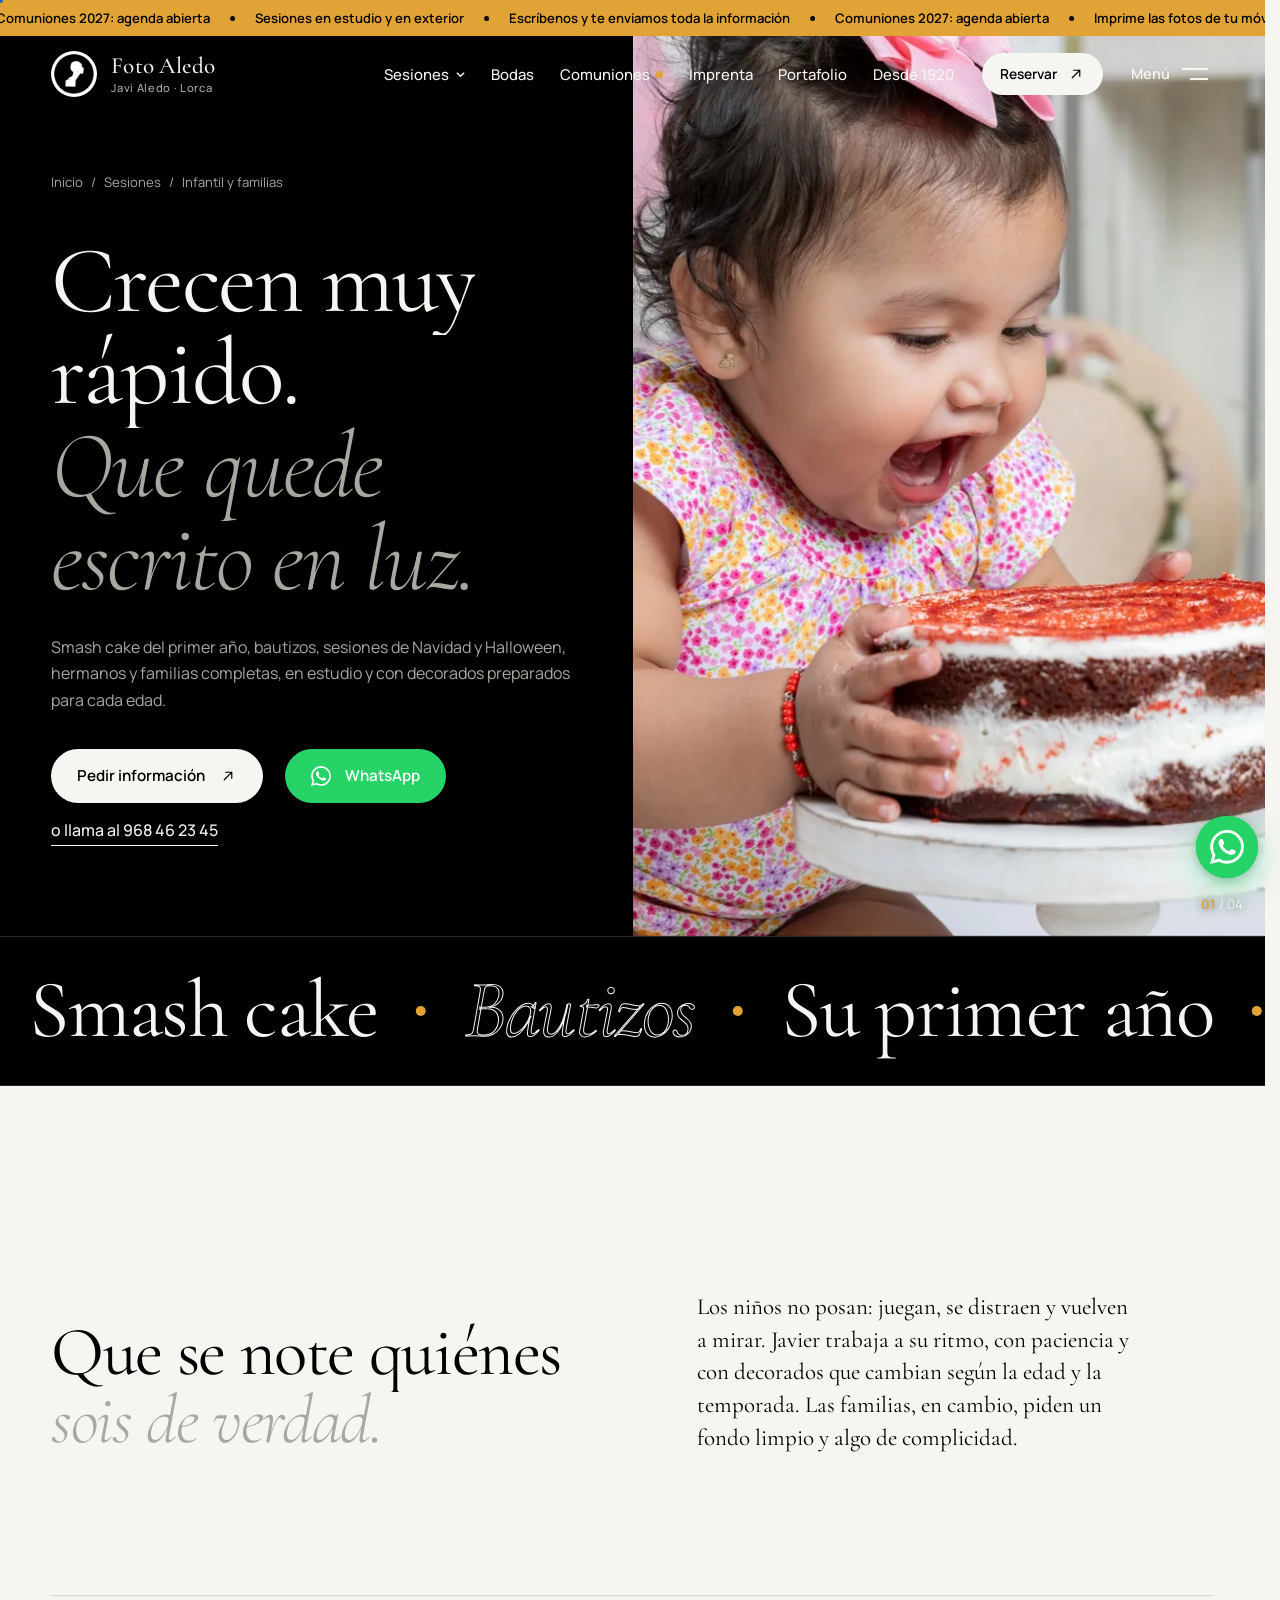
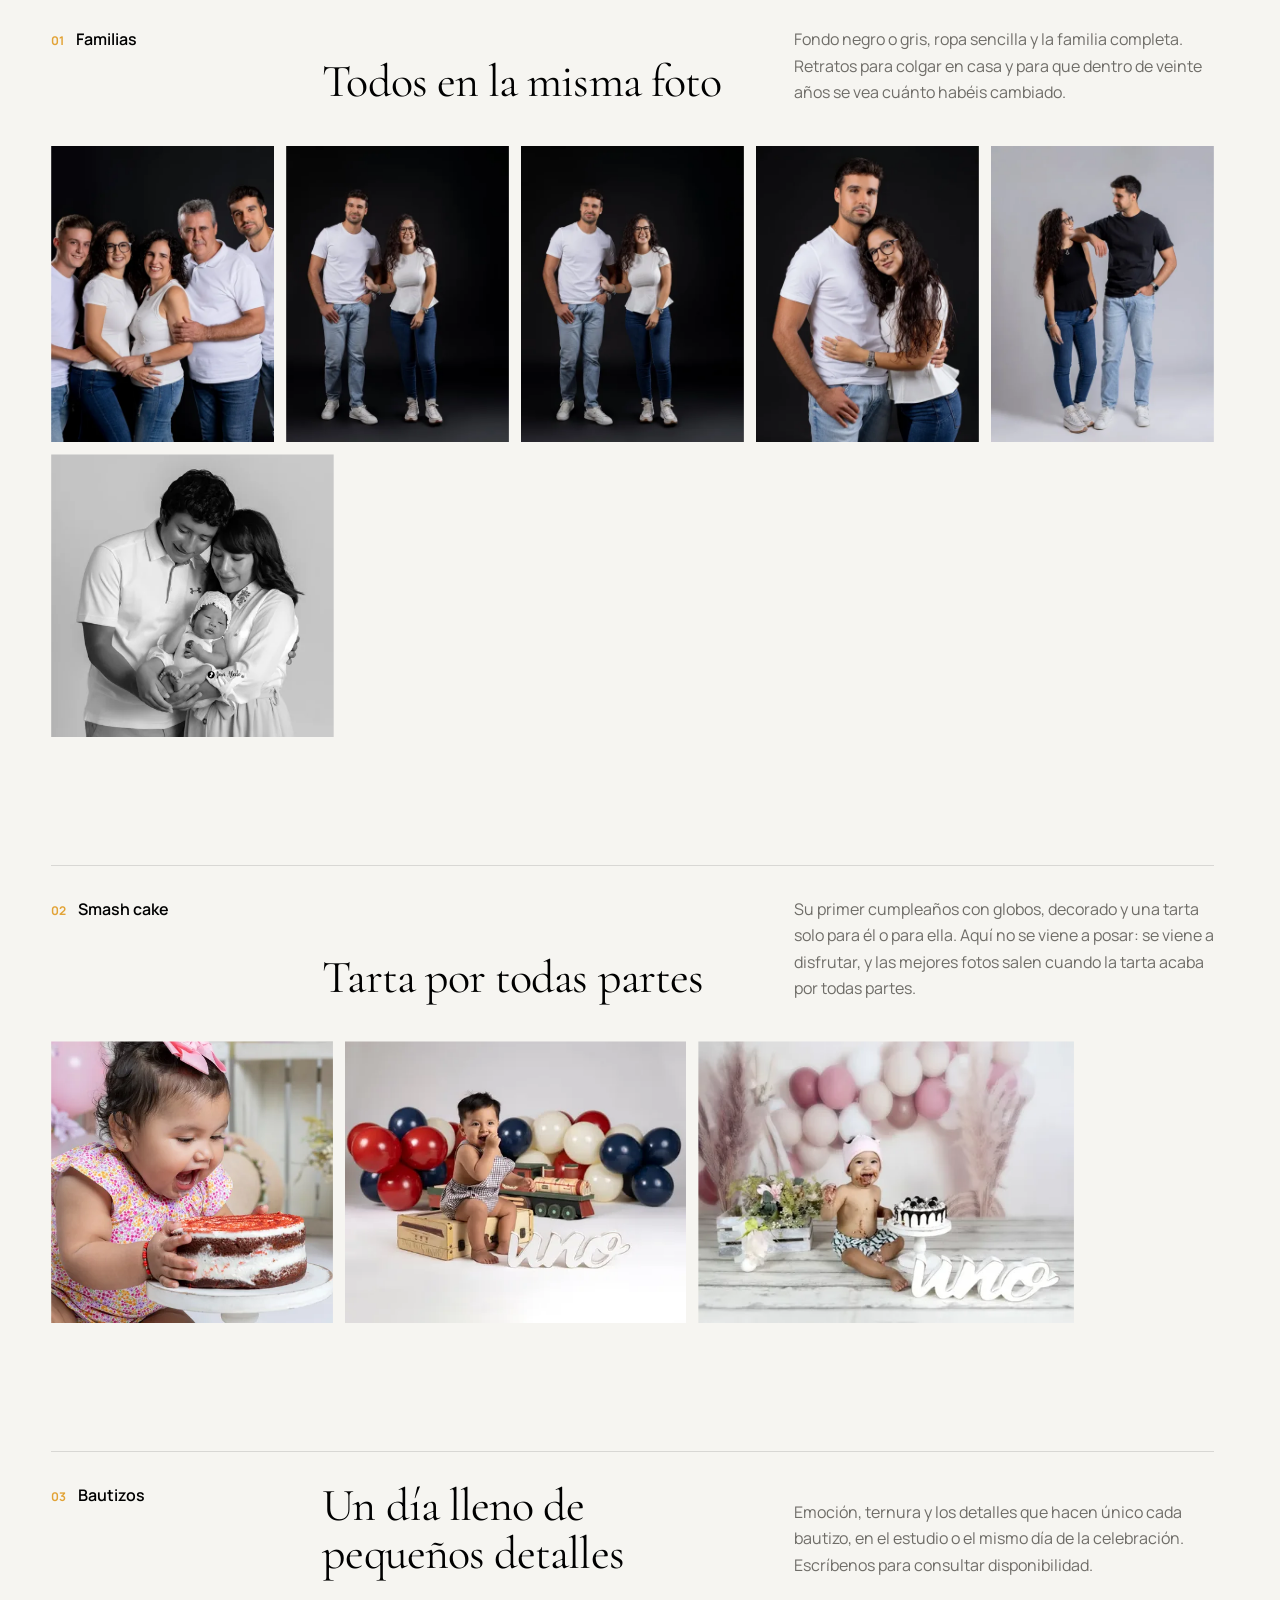
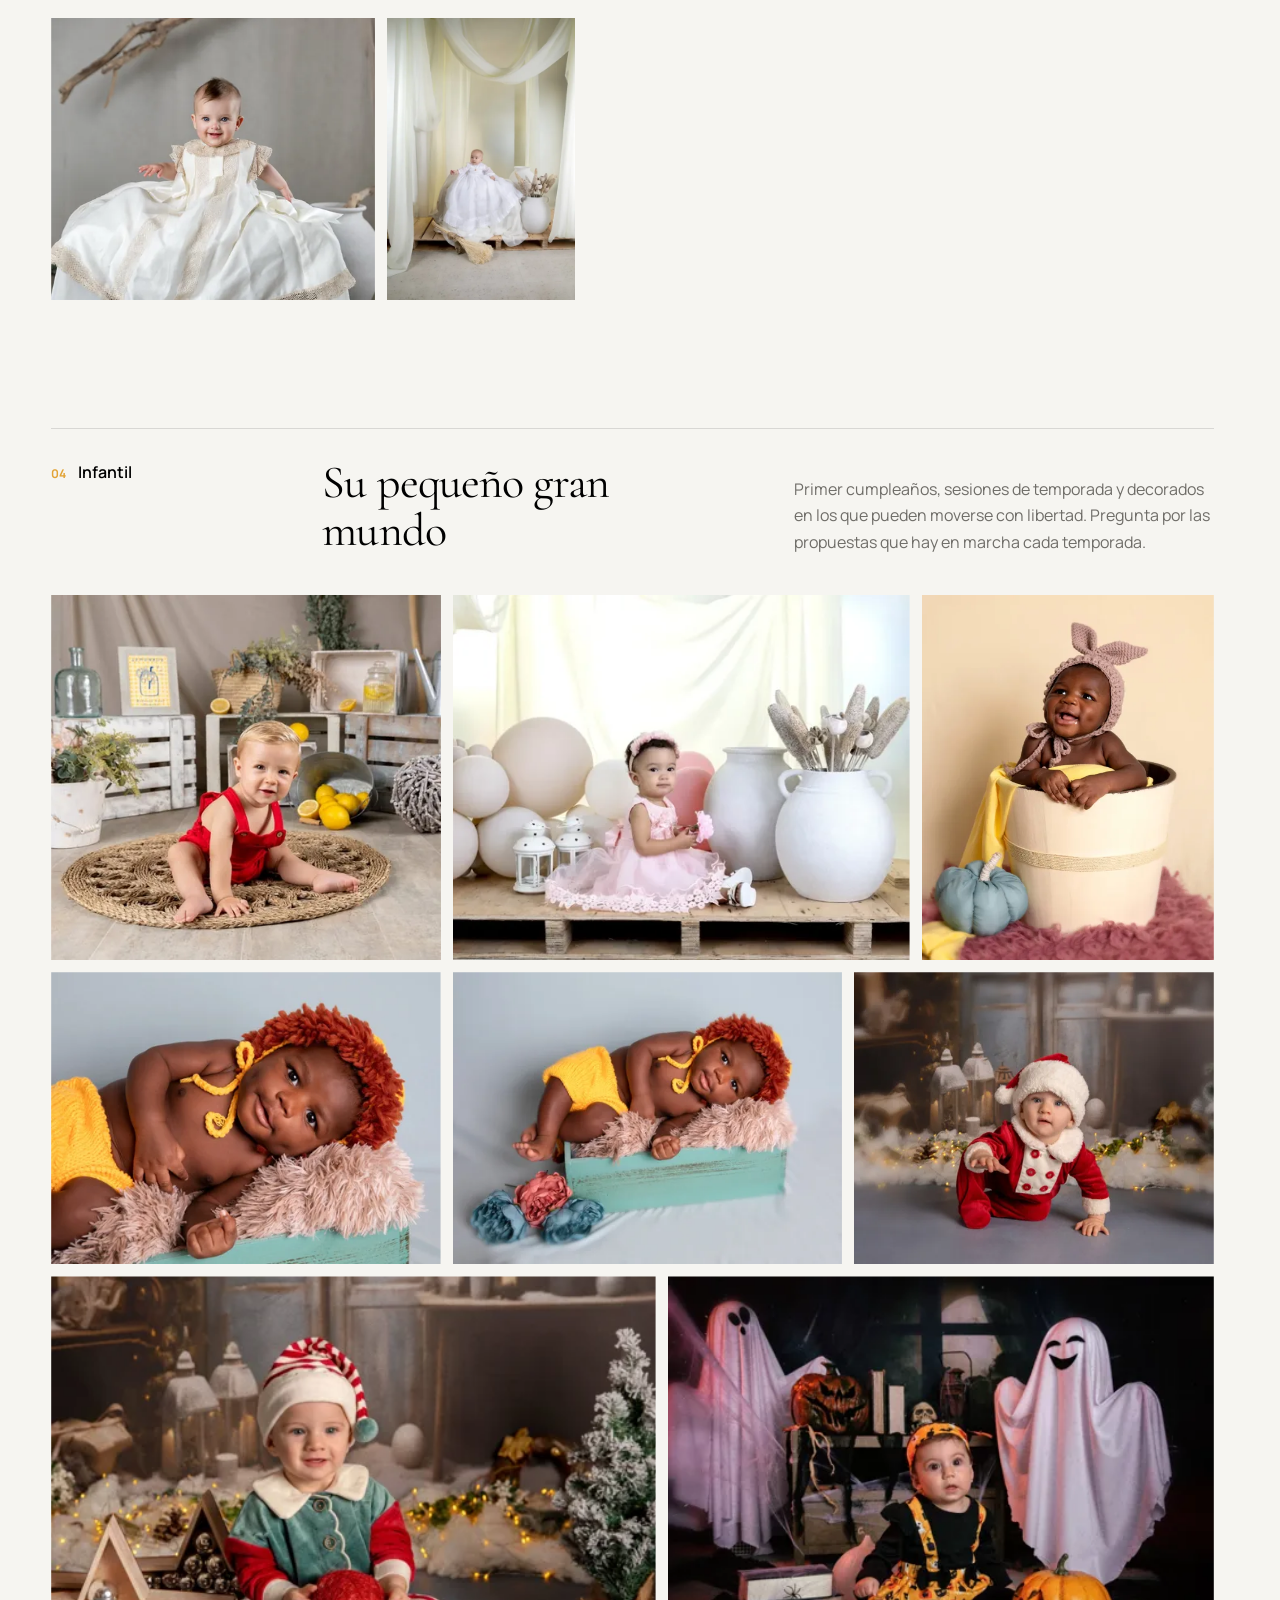
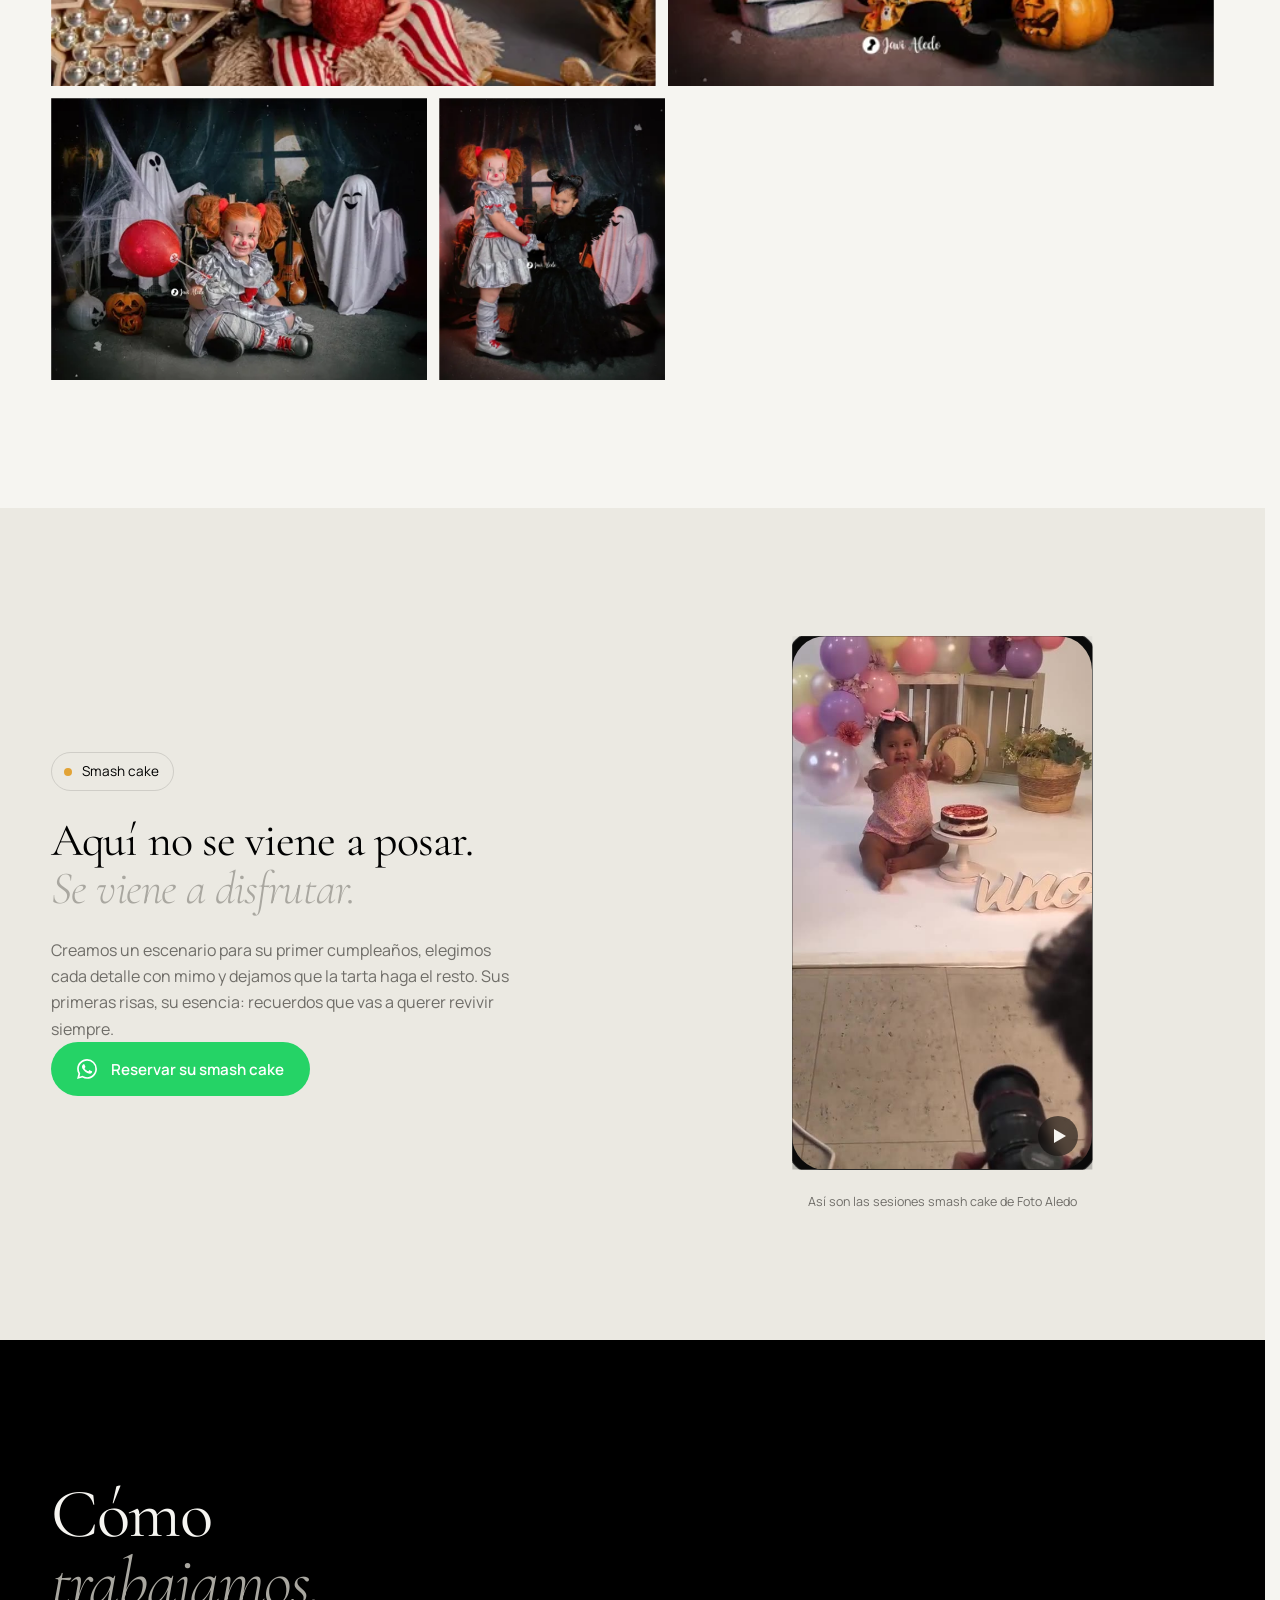
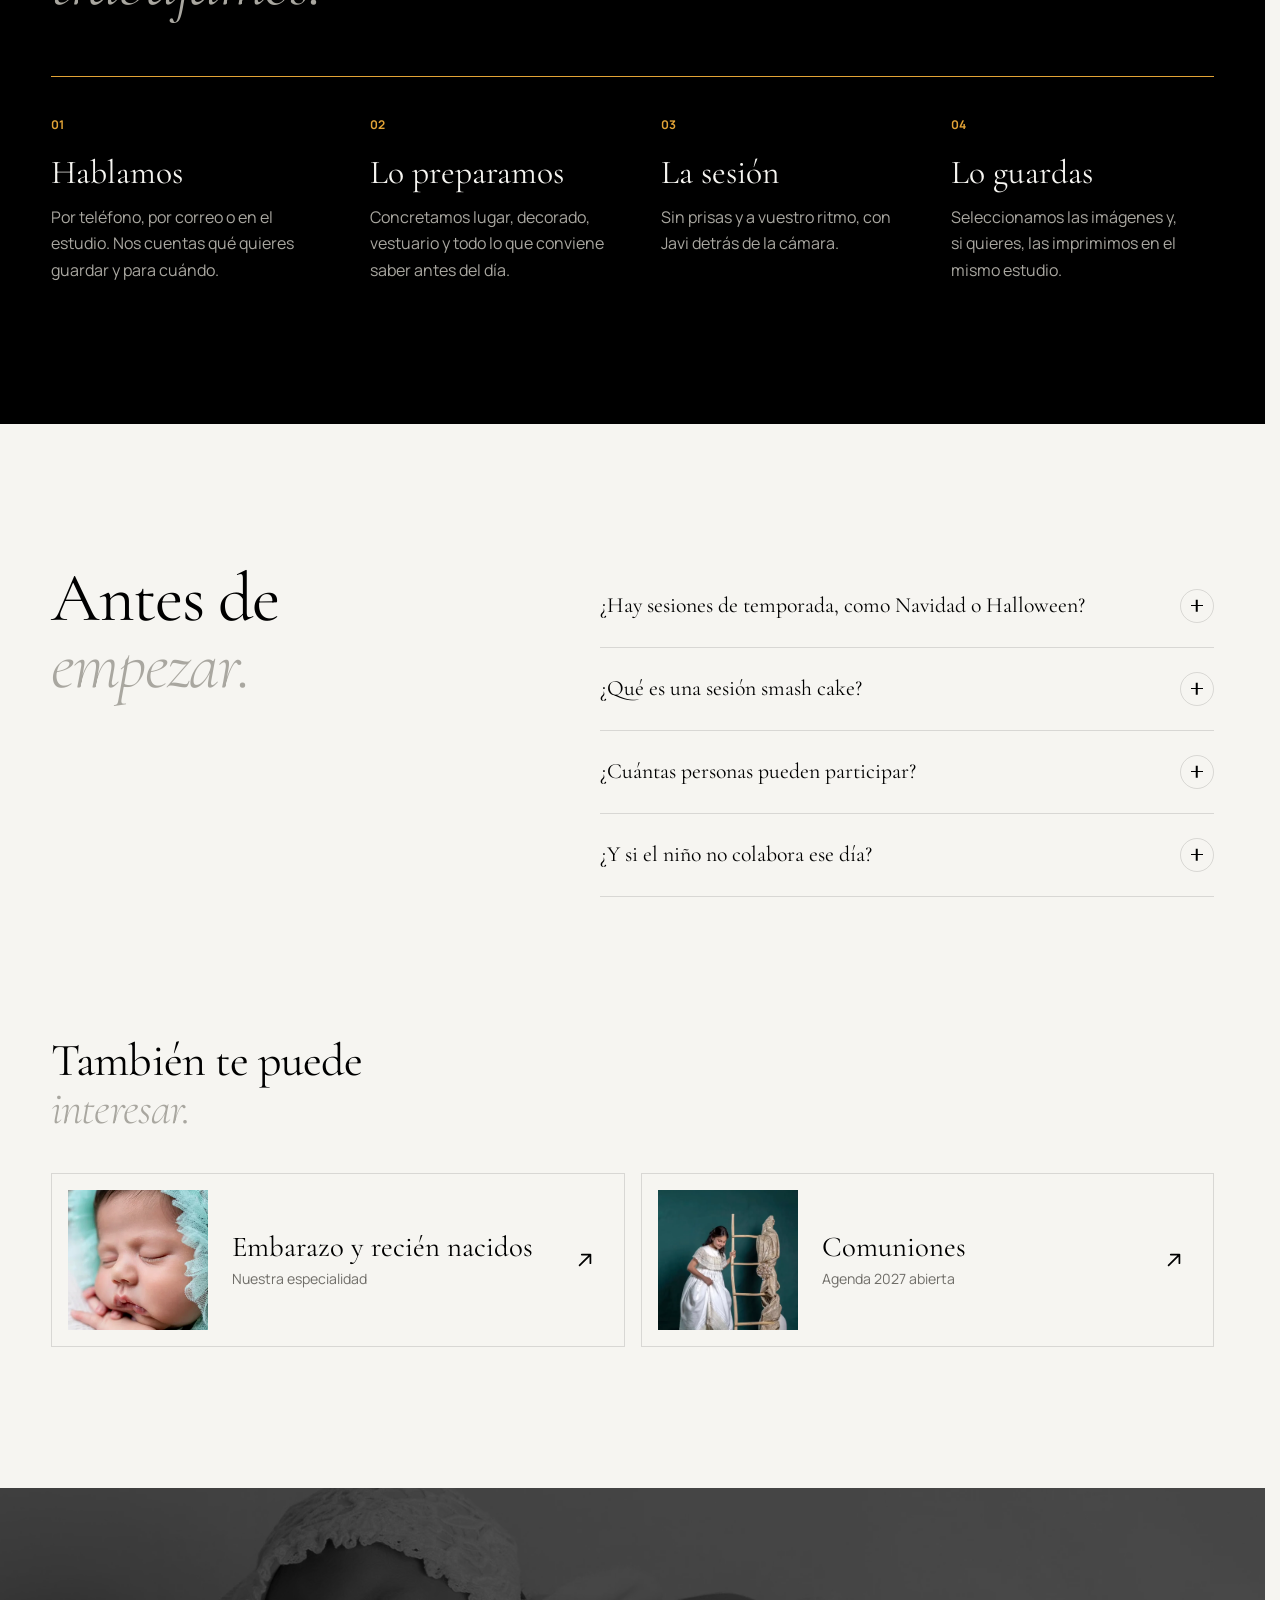
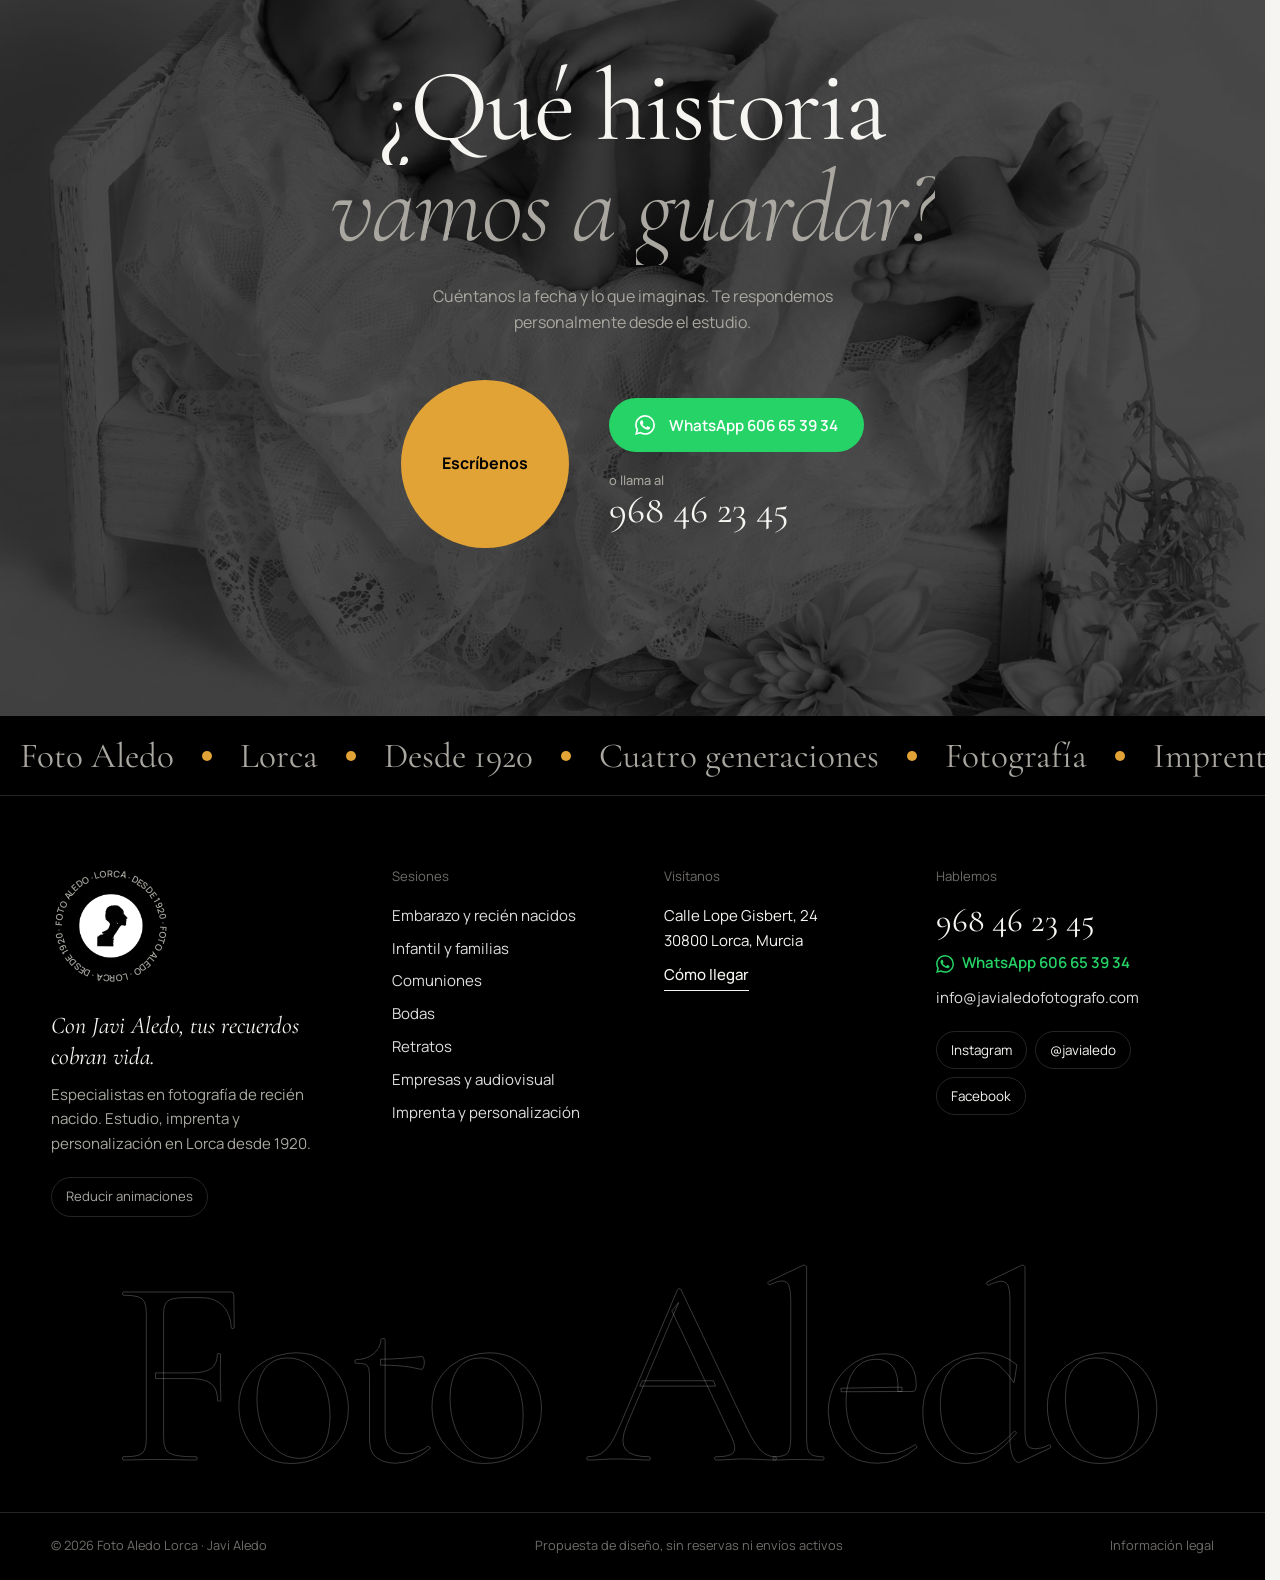
<file: infantil-familias.html>
<!doctype html><html lang="es" class="no-js"><head><meta charset="utf-8"><meta name="viewport" content="width=device-width, initial-scale=1"><meta name="robots" content="noindex, nofollow, noarchive"><meta name="theme-color" content="#000000"><title>Infantil y familias en Lorca | Foto Aledo Lorca</title><meta name="description" content="Smash cake del primer año, bautizos, sesiones de Navidad y Halloween, hermanos y familias completas, en estudio y con decorados preparados para cada edad."><link rel="canonical" href="https://sefiro888.github.io/foto-aledo-lorca/infantil-familias.html"><meta property="og:site_name" content="Foto Aledo Lorca"><meta property="og:type" content="website"><meta property="og:locale" content="es_ES"><meta property="og:url" content="https://sefiro888.github.io/foto-aledo-lorca/infantil-familias.html"><meta property="og:title" content="Infantil y familias · Foto Aledo Lorca"><meta property="og:description" content="Smash cake, bautizos, Navidad, Halloween y familias en nuestro estudio de Lorca. Reserva por WhatsApp 606 65 39 34."><meta property="og:image" content="https://sefiro888.github.io/foto-aledo-lorca/assets/share/infantil-familias.jpg?v=3.0"><meta property="og:image:secure_url" content="https://sefiro888.github.io/foto-aledo-lorca/assets/share/infantil-familias.jpg?v=3.0"><meta property="og:image:type" content="image/jpeg"><meta property="og:image:width" content="1200"><meta property="og:image:height" content="630"><meta property="og:image:alt" content="Foto Aledo, Lorca: Infantil y familias. Smash cake · bautizos · familias."><meta name="twitter:card" content="summary_large_image"><meta name="twitter:title" content="Infantil y familias · Foto Aledo Lorca"><meta name="twitter:description" content="Smash cake, bautizos, Navidad, Halloween y familias en nuestro estudio de Lorca. Reserva por WhatsApp 606 65 39 34."><meta name="twitter:image" content="https://sefiro888.github.io/foto-aledo-lorca/assets/share/infantil-familias.jpg?v=3.0"><link rel="icon" href="assets/logo.webp"><link rel="apple-touch-icon" href="assets/share/icon-180.png"><link rel="stylesheet" href="assets/fonts/editorial.css"><link rel="stylesheet" href="assets/fonts/sans.css"><link rel="stylesheet" href="styles.css?v=3.0"><script>(function(d){d.classList.replace("no-js","js");try{if(localStorage.getItem("fa-motion")==="reduce"){d.classList.add("reduce");return}if(matchMedia("(prefers-reduced-motion: reduce)").matches)return;if(sessionStorage.getItem("fa-shutter")==="1")d.classList.add("is-entering");}catch(e){}})(document.documentElement)</script><script src="config.js" defer></script><script src="app.js?v=3.0" defer></script></head><body data-page="infantil-familias" data-theme="dark"><a class="skip" href="#contenido">Saltar al contenido</a><div class="progress" aria-hidden="true"><span></span></div><a class="announce" href="comuniones.html"><div class="marquee announce-marquee" data-marquee data-speed="0.6" aria-hidden="true"><div class="marquee-track"><div class="marquee-set"><span>Comuniones 2027: agenda abierta</span><i aria-hidden="true"></i><span>Sesiones en estudio y en exterior</span><i aria-hidden="true"></i><span>Escríbenos y te enviamos toda la información</span><i aria-hidden="true"></i><span>Comuniones 2027: agenda abierta</span><i aria-hidden="true"></i><span>Imprime las fotos de tu móvil al instante</span><i aria-hidden="true"></i></div><div class="marquee-set"><span>Comuniones 2027: agenda abierta</span><i aria-hidden="true"></i><span>Sesiones en estudio y en exterior</span><i aria-hidden="true"></i><span>Escríbenos y te enviamos toda la información</span><i aria-hidden="true"></i><span>Comuniones 2027: agenda abierta</span><i aria-hidden="true"></i><span>Imprime las fotos de tu móvil al instante</span><i aria-hidden="true"></i></div></div></div><span class="sr-only">Comuniones 2027: agenda abierta. Ver información.</span></a><header class="header" data-header><div class="header-inner"><a class="brand" href="index.html" aria-label="Foto Aledo, inicio"><span class="logo-ring" aria-hidden="true"><svg viewBox="0 0 100 100"><defs><path id="ringh" d="M50,50 m-41,0 a41,41 0 1,1 82,0 a41,41 0 1,1 -82,0"/></defs><text><textPath href="#ringh" textLength="256" lengthAdjust="spacing">Foto Aledo · Lorca · desde 1920 · Foto Aledo · Lorca · desde 1920 ·</textPath></text></svg></span><img src="assets/logo.webp" alt="" width="46" height="46"><span class="brand-word">Foto Aledo<small>Javi Aledo · Lorca</small></span></a><nav class="nav" aria-label="Principal"><ul><li class="has-mega"><button type="button" class="nav-btn" aria-expanded="false" aria-controls="mega" data-mega-toggle>Sesiones<svg viewBox="0 0 12 12" aria-hidden="true"><path d="M2 4l4 4 4-4"/></svg></button><div class="mega" id="mega" data-mega><div class="mega-inner"><div class="mega-col"><p class="mega-label">Sesiones y servicios</p><ul class="mega-list"><li><a href="embarazo-recien-nacidos.html" data-preview="951"><span class="mega-name">Embarazo y newborn</span><span class="mega-short">Nuestra especialidad</span></a></li><li><a href="infantil-familias.html" data-preview="1056" aria-current="page"><span class="mega-name">Infantil y familias</span><span class="mega-short">Smash cake, bautizos y familias</span></a></li><li><a href="comuniones.html" data-preview="960"><span class="mega-name">Comuniones 2027</span><span class="mega-short">Agenda 2027 abierta</span><span class="badge">2027</span></a></li><li><a href="bodas.html" data-preview="1003"><span class="mega-name">Bodas y preboda</span><span class="mega-short">Preboda, boda y postboda</span></a></li><li><a href="retratos.html" data-preview="602"><span class="mega-name">Retratos</span><span class="mega-short">Estudio y exterior</span></a></li><li><a href="empresas-audiovisual.html" data-preview="996"><span class="mega-name">Empresas, vídeo y dron</span><span class="mega-short">Eventos, producto, vídeo y dron</span></a></li><li><a href="impresion-personalizacion.html" data-preview="978"><span class="mega-name">Imprenta y personalización</span><span class="mega-short">Del móvil al papel, y con su nombre</span></a></li></ul></div><div class="mega-preview" aria-hidden="true"><span class="mega-img" data-for="951"><img src="assets/951.webp" alt="" width="476" height="597" loading="lazy" decoding="async"></span><span class="mega-img" data-for="1056"><img src="assets/1056.webp" srcset="assets/1056-480.webp 480w, assets/1056-960.webp 960w, assets/1056.webp 2000w" sizes="420px" alt="" width="2000" height="2000" loading="lazy" decoding="async"></span><span class="mega-img" data-for="960"><img src="assets/960.webp" srcset="assets/960-480.webp 480w, assets/960.webp 720w" sizes="420px" alt="" width="720" height="1280" loading="lazy" decoding="async"></span><span class="mega-img" data-for="1003"><img src="assets/1003.webp" srcset="assets/1003-480.webp 480w, assets/1003-960.webp 960w, assets/1003.webp 1440w" sizes="420px" alt="" width="1440" height="1040" loading="lazy" decoding="async"></span><span class="mega-img" data-for="602"><img src="assets/602.webp" srcset="assets/602-480.webp 480w, assets/602-960.webp 960w, assets/602.webp 1441w" sizes="420px" alt="" width="1441" height="1920" loading="lazy" decoding="async"></span><span class="mega-img" data-for="996"><img src="assets/996.webp" srcset="assets/996-480.webp 480w, assets/996-960.webp 960w, assets/996.webp 2400w" sizes="420px" alt="" width="2400" height="1350" loading="lazy" decoding="async"></span><span class="mega-img" data-for="978"><img src="assets/978.webp" srcset="assets/978-480.webp 480w, assets/978.webp 720w" sizes="420px" alt="" width="720" height="1280" loading="lazy" decoding="async"></span><span class="mega-caption">Elige una sesión</span></div><div class="mega-aside"><p class="mega-label">¿No sabes cuál?</p><p>Cuéntanos qué quieres guardar y te orientamos.</p><a class="mega-phone" href="tel:+34968462345" data-phone>968 46 23 45</a><a class="btn btn-wa btn-small" href="https://wa.me/34606653934?text=Hola%20Javi%2C%20he%20visto%20la%20web%20de%20Foto%20Aledo%20y%20me%20gustar%C3%ADa%20pedir%20informaci%C3%B3n." target="_blank" rel="noopener" data-wa="index"><svg class="wa-ico" viewBox="0 0 24 24" aria-hidden="true"><path fill="currentColor" d="M17.472 14.382c-.297-.149-1.758-.867-2.03-.967-.273-.099-.471-.148-.67.15-.197.297-.767.966-.94 1.164-.173.199-.347.223-.644.075-.297-.15-1.255-.463-2.39-1.475-.883-.788-1.48-1.761-1.653-2.059-.173-.297-.018-.458.13-.606.134-.133.298-.347.446-.52.149-.174.198-.298.298-.497.099-.198.05-.371-.025-.52-.075-.149-.669-1.612-.916-2.207-.242-.579-.487-.5-.669-.51-.173-.008-.371-.01-.57-.01-.198 0-.52.074-.792.372-.272.297-1.04 1.016-1.04 2.479 0 1.462 1.065 2.875 1.213 3.074.149.198 2.096 3.2 5.077 4.487.709.306 1.262.489 1.694.625.712.227 1.36.195 1.871.118.571-.085 1.758-.719 2.006-1.413.248-.694.248-1.289.173-1.413-.074-.124-.272-.198-.57-.347m-5.421 7.403h-.004a9.87 9.87 0 0 1-5.031-1.378l-.361-.214-3.741.982.998-3.648-.235-.374a9.86 9.86 0 0 1-1.51-5.26c.001-5.45 4.436-9.884 9.888-9.884 2.64 0 5.122 1.03 6.988 2.898a9.825 9.825 0 0 1 2.893 6.994c-.003 5.45-4.437 9.884-9.885 9.884m8.413-18.297A11.815 11.815 0 0 0 12.05 0C5.495 0 .16 5.335.157 11.892c0 2.096.547 4.142 1.588 5.945L.057 24l6.305-1.654a11.882 11.882 0 0 0 5.683 1.448h.005c6.554 0 11.89-5.335 11.893-11.893a11.821 11.821 0 0 0-3.48-8.413Z"/></svg><span>WhatsApp 606 65 39 34</span></a><a class="link" href="contacto.html">Escribir al estudio</a><a class="mega-all" href="portfolio.html">Ver todo el portafolio <svg class="ico" viewBox="0 0 24 24" aria-hidden="true"><path d="M7 17 17 7M9 7h8v8"/></svg></a></div></div></div></li><li><a href="bodas.html">Bodas</a></li><li><a href="comuniones.html">Comuniones <span class="dot" aria-label="agenda 2027 abierta"></span></a></li><li><a href="impresion-personalizacion.html">Imprenta</a></li><li><a href="portfolio.html">Portafolio</a></li><li><a href="historia.html">Desde 1920</a></li></ul></nav><div class="header-actions"><a class="btn btn-small" href="contacto.html" data-magnetic><span>Reservar</span><svg class="ico" viewBox="0 0 24 24" aria-hidden="true"><path d="M7 17 17 7M9 7h8v8"/></svg></a><button type="button" class="burger" aria-expanded="false" aria-controls="overlay" data-menu-toggle><span class="burger-label">Menú</span><span class="burger-lines" aria-hidden="true"><i></i><i></i></span></button></div></div></header><div class="overlay" id="overlay" data-overlay hidden><div class="ov-grid"><nav class="ov-nav" aria-label="Menú completo"><ul><li style="--i:0"><a href="index.html" data-preview="220"><span class="ov-num">01</span><span class="ov-text">Inicio</span></a></li><li style="--i:1"><a href="bodas.html" data-preview="500"><span class="ov-num">02</span><span class="ov-text">Bodas</span></a></li><li style="--i:2"><a href="comuniones.html" data-preview="960"><span class="ov-num">03</span><span class="ov-text">Comuniones 2027</span></a></li><li style="--i:3"><a href="embarazo-recien-nacidos.html" data-preview="951"><span class="ov-num">04</span><span class="ov-text">Embarazo y recién nacidos</span></a></li><li style="--i:4"><a href="infantil-familias.html" data-preview="954" aria-current="page"><span class="ov-num">05</span><span class="ov-text">Infantil y familias</span></a></li><li style="--i:5"><a href="retratos.html" data-preview="602"><span class="ov-num">06</span><span class="ov-text">Retratos</span></a></li><li style="--i:6"><a href="impresion-personalizacion.html" data-preview="978"><span class="ov-num">07</span><span class="ov-text">Imprenta y personalización</span></a></li><li style="--i:7"><a href="empresas-audiovisual.html" data-preview="801"><span class="ov-num">08</span><span class="ov-text">Empresas, vídeo y dron</span></a></li><li style="--i:8"><a href="portfolio.html" data-preview="507"><span class="ov-num">09</span><span class="ov-text">Portafolio</span></a></li><li style="--i:9"><a href="historia.html" data-preview="701"><span class="ov-num">10</span><span class="ov-text">Desde 1920</span></a></li><li style="--i:10"><a href="contacto.html" data-preview="950"><span class="ov-num">11</span><span class="ov-text">Contacto</span></a></li></ul></nav><div class="ov-visual" aria-hidden="true"><span class="ov-img" data-for="220"><img src="assets/220.webp" srcset="assets/220-480.webp 480w, assets/220-960.webp 960w, assets/220.webp 1920w" sizes="40vw" alt="" width="1920" height="1920" loading="lazy" decoding="async"></span><span class="ov-img" data-for="500"><img src="assets/500.webp" srcset="assets/500-480.webp 480w, assets/500-960.webp 960w, assets/500.webp 1920w" sizes="40vw" alt="" width="1920" height="1280" loading="lazy" decoding="async"></span><span class="ov-img" data-for="960"><img src="assets/960.webp" srcset="assets/960-480.webp 480w, assets/960.webp 720w" sizes="40vw" alt="" width="720" height="1280" loading="lazy" decoding="async"></span><span class="ov-img" data-for="951"><img src="assets/951.webp" alt="" width="476" height="597" loading="lazy" decoding="async"></span><span class="ov-img" data-for="954"><img src="assets/954.webp" srcset="assets/954-480.webp 480w, assets/954.webp 640w" sizes="40vw" alt="" width="640" height="528" loading="lazy" decoding="async"></span><span class="ov-img" data-for="602"><img src="assets/602.webp" srcset="assets/602-480.webp 480w, assets/602-960.webp 960w, assets/602.webp 1441w" sizes="40vw" alt="" width="1441" height="1920" loading="lazy" decoding="async"></span><span class="ov-img" data-for="978"><img src="assets/978.webp" srcset="assets/978-480.webp 480w, assets/978.webp 720w" sizes="40vw" alt="" width="720" height="1280" loading="lazy" decoding="async"></span><span class="ov-img" data-for="801"><img src="assets/801.webp" alt="" width="1920" height="1280" loading="lazy" decoding="async"></span><span class="ov-img" data-for="507"><img src="assets/507.webp" srcset="assets/507-480.webp 480w, assets/507.webp 960w" sizes="40vw" alt="" width="960" height="640" loading="lazy" decoding="async"></span><span class="ov-img" data-for="701"><img src="assets/701.webp" srcset="assets/701-480.webp 480w, assets/701-960.webp 960w, assets/701.webp 1080w" sizes="40vw" alt="" width="1080" height="1920" loading="lazy" decoding="async"></span><span class="ov-img" data-for="950"><img src="assets/950.webp" alt="" width="480" height="640" loading="lazy" decoding="async"></span></div><div class="ov-foot"><div><p class="mega-label">Estudio</p><p>Calle Lope Gisbert, 24 · 30800 Lorca, Murcia</p><a class="link" href="https://www.google.com/maps/search/?api=1&query=Foto+Aledo+Calle+Lope+Gisbert+24+Lorca" target="_blank" rel="noopener">Cómo llegar</a></div><div><p class="mega-label">Llámanos o escríbenos</p><a class="ov-big" href="tel:+34968462345" data-phone>968 46 23 45</a><a class="btn btn-wa btn-small" href="https://wa.me/34606653934?text=Hola%20Javi%2C%20he%20visto%20la%20web%20de%20Foto%20Aledo%20y%20me%20gustar%C3%ADa%20pedir%20informaci%C3%B3n." target="_blank" rel="noopener" data-wa="index"><svg class="wa-ico" viewBox="0 0 24 24" aria-hidden="true"><path fill="currentColor" d="M17.472 14.382c-.297-.149-1.758-.867-2.03-.967-.273-.099-.471-.148-.67.15-.197.297-.767.966-.94 1.164-.173.199-.347.223-.644.075-.297-.15-1.255-.463-2.39-1.475-.883-.788-1.48-1.761-1.653-2.059-.173-.297-.018-.458.13-.606.134-.133.298-.347.446-.52.149-.174.198-.298.298-.497.099-.198.05-.371-.025-.52-.075-.149-.669-1.612-.916-2.207-.242-.579-.487-.5-.669-.51-.173-.008-.371-.01-.57-.01-.198 0-.52.074-.792.372-.272.297-1.04 1.016-1.04 2.479 0 1.462 1.065 2.875 1.213 3.074.149.198 2.096 3.2 5.077 4.487.709.306 1.262.489 1.694.625.712.227 1.36.195 1.871.118.571-.085 1.758-.719 2.006-1.413.248-.694.248-1.289.173-1.413-.074-.124-.272-.198-.57-.347m-5.421 7.403h-.004a9.87 9.87 0 0 1-5.031-1.378l-.361-.214-3.741.982.998-3.648-.235-.374a9.86 9.86 0 0 1-1.51-5.26c.001-5.45 4.436-9.884 9.888-9.884 2.64 0 5.122 1.03 6.988 2.898a9.825 9.825 0 0 1 2.893 6.994c-.003 5.45-4.437 9.884-9.885 9.884m8.413-18.297A11.815 11.815 0 0 0 12.05 0C5.495 0 .16 5.335.157 11.892c0 2.096.547 4.142 1.588 5.945L.057 24l6.305-1.654a11.882 11.882 0 0 0 5.683 1.448h.005c6.554 0 11.89-5.335 11.893-11.893a11.821 11.821 0 0 0-3.48-8.413Z"/></svg><span>WhatsApp 606 65 39 34</span></a></div><div><p class="mega-label">Síguenos</p><a class="link" href="https://www.instagram.com/fotoaledo/" target="_blank" rel="noopener">Instagram @fotoaledo</a><a class="link" href="https://www.facebook.com/FotoAledoLorca/" target="_blank" rel="noopener">Facebook</a></div></div></div></div><main id="contenido"><section class="s-hero" data-theme="dark"><div class="s-hero-copy"><nav class="crumbs" aria-label="Ruta"><a href="index.html">Inicio</a><span aria-hidden="true">/</span><a href="index.html#sesiones">Sesiones</a><span aria-hidden="true">/</span><span aria-current="page">Infantil y familias</span></nav><h1 class="h-hero" data-split>Crecen muy rápido. <em>Que quede escrito en luz.</em></h1><p class="s-lead">Smash cake del primer año, bautizos, sesiones de Navidad y Halloween, hermanos y familias completas, en estudio y con decorados preparados para cada edad.</p><div class="hero-actions"><a class="btn" href="contacto.html?servicio=infantil-familias" data-magnetic><span>Pedir información</span><svg class="ico" viewBox="0 0 24 24" aria-hidden="true"><path d="M7 17 17 7M9 7h8v8"/></svg></a><a class="btn btn-wa" href="https://wa.me/34606653934?text=Hola%20Javi%2C%20me%20gustar%C3%ADa%20informaci%C3%B3n%20sobre%20una%20sesi%C3%B3n%20infantil%20o%20de%20familia.%20Ser%C3%ADamos%3A%20" target="_blank" rel="noopener" data-wa="infantil-familias"><svg class="wa-ico" viewBox="0 0 24 24" aria-hidden="true"><path fill="currentColor" d="M17.472 14.382c-.297-.149-1.758-.867-2.03-.967-.273-.099-.471-.148-.67.15-.197.297-.767.966-.94 1.164-.173.199-.347.223-.644.075-.297-.15-1.255-.463-2.39-1.475-.883-.788-1.48-1.761-1.653-2.059-.173-.297-.018-.458.13-.606.134-.133.298-.347.446-.52.149-.174.198-.298.298-.497.099-.198.05-.371-.025-.52-.075-.149-.669-1.612-.916-2.207-.242-.579-.487-.5-.669-.51-.173-.008-.371-.01-.57-.01-.198 0-.52.074-.792.372-.272.297-1.04 1.016-1.04 2.479 0 1.462 1.065 2.875 1.213 3.074.149.198 2.096 3.2 5.077 4.487.709.306 1.262.489 1.694.625.712.227 1.36.195 1.871.118.571-.085 1.758-.719 2.006-1.413.248-.694.248-1.289.173-1.413-.074-.124-.272-.198-.57-.347m-5.421 7.403h-.004a9.87 9.87 0 0 1-5.031-1.378l-.361-.214-3.741.982.998-3.648-.235-.374a9.86 9.86 0 0 1-1.51-5.26c.001-5.45 4.436-9.884 9.888-9.884 2.64 0 5.122 1.03 6.988 2.898a9.825 9.825 0 0 1 2.893 6.994c-.003 5.45-4.437 9.884-9.885 9.884m8.413-18.297A11.815 11.815 0 0 0 12.05 0C5.495 0 .16 5.335.157 11.892c0 2.096.547 4.142 1.588 5.945L.057 24l6.305-1.654a11.882 11.882 0 0 0 5.683 1.448h.005c6.554 0 11.89-5.335 11.893-11.893a11.821 11.821 0 0 0-3.48-8.413Z"/></svg><span>WhatsApp</span></a><a class="link" href="tel:+34968462345" data-phone>o llama al 968 46 23 45</a></div></div><div class="s-hero-media" data-mini-slides><div class="sh-slide is-active"><img src="assets/1056.webp" srcset="assets/1056-480.webp 480w, assets/1056-960.webp 960w, assets/1056.webp 2000w" sizes="(max-width: 900px) 100vw, 55vw" alt="Bebé comiendo su tarta en una sesión smash cake" width="2000" height="2000" fetchpriority="high" decoding="async"></div><div class="sh-slide"><img src="assets/601.webp" srcset="assets/601-480.webp 480w, assets/601-960.webp 960w, assets/601.webp 1441w" sizes="(max-width: 900px) 100vw, 55vw" alt="Familia de cinco sobre fondo negro" width="1441" height="1920" loading="lazy" decoding="async"></div><div class="sh-slide"><img src="assets/1057.webp" srcset="assets/1057-480.webp 480w, assets/1057-960.webp 960w, assets/1057.webp 2000w" sizes="(max-width: 900px) 100vw, 55vw" alt="Bebé con traje de bautizo sentado en el estudio" width="2000" height="1743" loading="lazy" decoding="async"></div><div class="sh-slide"><img src="assets/954.webp" srcset="assets/954-480.webp 480w, assets/954.webp 640w" sizes="(max-width: 900px) 100vw, 55vw" alt="Primer cumpleaños con globos y un tren de madera" width="640" height="528" loading="lazy" decoding="async"></div><span class="sh-count" aria-hidden="true"><b>01</b> / 04</span></div></section><div class="marquee big-marquee" data-marquee data-speed="1" aria-hidden="true"><div class="marquee-track"><div class="marquee-set"><span>Smash cake</span><i aria-hidden="true"></i><span>Bautizos</span><i aria-hidden="true"></i><span>Su primer año</span><i aria-hidden="true"></i><span>Hermanos</span><i aria-hidden="true"></i><span>Navidad</span><i aria-hidden="true"></i><span>Halloween</span><i aria-hidden="true"></i><span>Toda la familia</span><i aria-hidden="true"></i></div><div class="marquee-set"><span>Smash cake</span><i aria-hidden="true"></i><span>Bautizos</span><i aria-hidden="true"></i><span>Su primer año</span><i aria-hidden="true"></i><span>Hermanos</span><i aria-hidden="true"></i><span>Navidad</span><i aria-hidden="true"></i><span>Halloween</span><i aria-hidden="true"></i><span>Toda la familia</span><i aria-hidden="true"></i></div></div></div><nav class="chapters-nav" aria-label="En esta página"><div class="wrap"><span>En esta página</span><a href="#cap-1">Familias</a><a href="#cap-2">Smash cake</a><a href="#cap-3">Bautizos</a><a href="#cap-4">Infantil</a><a href="#proceso">Cómo trabajamos</a><a href="#preguntas">Preguntas</a></div></nav><section class="s-intro wrap"><h2 class="h-xl" data-split>Que se note quiénes <em>sois de verdad.</em></h2><p class="lead-p">Los niños no posan: juegan, se distraen y vuelven a mirar. Javier trabaja a su ritmo, con paciencia y con decorados que cambian según la edad y la temporada. Las familias, en cambio, piden un fondo limpio y algo de complicidad.</p></section><section class="chapter wrap" id="cap-1"><div class="ch-head"><p class="ch-tag"><b>01</b>Familias</p><h2 class="h-lg">Todos en la misma foto</h2><p>Fondo negro o gris, ropa sencilla y la familia completa. Retratos para colgar en casa y para que dentro de veinte años se vea cuánto habéis cambiado.</p></div><div class="masonry"><div class="jg-item" style="--ar:0.751"><button type="button" class="shot tall" data-full="assets/601.webp" data-caption="Familias · Infantil y familias" aria-label="Ampliar fotografía: Familias · Infantil y familias"><span class="shot-frame"><img src="assets/601.webp" srcset="assets/601-480.webp 480w, assets/601-960.webp 960w, assets/601.webp 1441w" sizes="(max-width: 760px) 60vw, 33vw" alt="Familia de cinco sobre fondo negro" width="1441" height="1920" loading="lazy" decoding="async"></span></button></div><div class="jg-item" style="--ar:0.750"><button type="button" class="shot tall" data-full="assets/950.webp" data-caption="Familias · Infantil y familias" aria-label="Ampliar fotografía: Familias · Infantil y familias"><span class="shot-frame"><img src="assets/950.webp" alt="Pareja posando en el estudio sobre fondo negro" width="480" height="640" loading="lazy" decoding="async"></span></button></div><div class="jg-item" style="--ar:0.751"><button type="button" class="shot tall" data-full="assets/600.webp" data-caption="Familias · Infantil y familias" aria-label="Ampliar fotografía: Familias · Infantil y familias"><span class="shot-frame"><img src="assets/600.webp" srcset="assets/600-480.webp 480w, assets/600-960.webp 960w, assets/600.webp 1441w" sizes="(max-width: 760px) 60vw, 33vw" alt="Dos hermanos en el estudio sobre fondo negro" width="1441" height="1920" loading="lazy" decoding="async"></span></button></div><div class="jg-item" style="--ar:0.751"><button type="button" class="shot tall" data-full="assets/603.webp" data-caption="Familias · Infantil y familias" aria-label="Ampliar fotografía: Familias · Infantil y familias"><span class="shot-frame"><img src="assets/603.webp" srcset="assets/603-480.webp 480w, assets/603-960.webp 960w, assets/603.webp 1441w" sizes="(max-width: 760px) 60vw, 33vw" alt="Dos hermanos abrazados sobre fondo negro" width="1441" height="1920" loading="lazy" decoding="async"></span></button></div><div class="jg-item" style="--ar:0.751"><button type="button" class="shot tall" data-full="assets/604.webp" data-caption="Familias · Infantil y familias" aria-label="Ampliar fotografía: Familias · Infantil y familias"><span class="shot-frame"><img src="assets/604.webp" srcset="assets/604-480.webp 480w, assets/604-960.webp 960w, assets/604.webp 1441w" sizes="(max-width: 760px) 60vw, 33vw" alt="Pareja de jóvenes sobre fondo gris" width="1441" height="1920" loading="lazy" decoding="async"></span></button></div><div class="jg-item" style="--ar:1.000"><button type="button" class="shot square" data-full="assets/229.webp" data-caption="Familias · Infantil y familias" aria-label="Ampliar fotografía: Familias · Infantil y familias"><span class="shot-frame"><img src="assets/229.webp" srcset="assets/229-480.webp 480w, assets/229-960.webp 960w, assets/229.webp 1920w" sizes="(max-width: 760px) 60vw, 33vw" alt="Pareja abrazando a su bebé, en blanco y negro" width="1920" height="1920" loading="lazy" decoding="async"></span></button></div></div></section><section class="chapter wrap" id="cap-2"><div class="ch-head"><p class="ch-tag"><b>02</b>Smash cake</p><h2 class="h-lg">Tarta por todas partes</h2><p>Su primer cumpleaños con globos, decorado y una tarta solo para él o para ella. Aquí no se viene a posar: se viene a disfrutar, y las mejores fotos salen cuando la tarta acaba por todas partes.</p></div><div class="masonry"><div class="jg-item" style="--ar:1.000"><button type="button" class="shot square" data-full="assets/1056.webp" data-caption="Smash cake · Infantil y familias" aria-label="Ampliar fotografía: Smash cake · Infantil y familias"><span class="shot-frame"><img src="assets/1056.webp" srcset="assets/1056-480.webp 480w, assets/1056-960.webp 960w, assets/1056.webp 2000w" sizes="(max-width: 760px) 60vw, 33vw" alt="Bebé comiendo su tarta en una sesión smash cake" width="2000" height="2000" loading="lazy" decoding="async"></span></button></div><div class="jg-item" style="--ar:1.212"><button type="button" class="shot wide" data-full="assets/954.webp" data-caption="Smash cake · Infantil y familias" aria-label="Ampliar fotografía: Smash cake · Infantil y familias"><span class="shot-frame"><img src="assets/954.webp" srcset="assets/954-480.webp 480w, assets/954.webp 640w" sizes="(max-width: 760px) 60vw, 33vw" alt="Primer cumpleaños con globos y un tren de madera" width="640" height="528" loading="lazy" decoding="async"></span></button></div><div class="jg-item" style="--ar:1.333"><button type="button" class="shot wide" data-full="assets/703.webp" data-caption="Smash cake · Infantil y familias" aria-label="Ampliar fotografía: Smash cake · Infantil y familias"><span class="shot-frame"><img src="assets/703.webp" srcset="assets/703-480.webp 480w, assets/703-960.webp 960w, assets/703.webp 1200w" sizes="(max-width: 760px) 60vw, 33vw" alt="Primer cumpleaños con tarta y globos" width="1200" height="900" loading="lazy" decoding="async"></span></button></div></div></section><section class="chapter wrap" id="cap-3"><div class="ch-head"><p class="ch-tag"><b>03</b>Bautizos</p><h2 class="h-lg">Un día lleno de pequeños detalles</h2><p>Emoción, ternura y los detalles que hacen único cada bautizo, en el estudio o el mismo día de la celebración. Escríbenos para consultar disponibilidad.</p></div><div class="masonry"><div class="jg-item" style="--ar:1.147"><button type="button" class="shot square" data-full="assets/1057.webp" data-caption="Bautizos · Infantil y familias" aria-label="Ampliar fotografía: Bautizos · Infantil y familias"><span class="shot-frame"><img src="assets/1057.webp" srcset="assets/1057-480.webp 480w, assets/1057-960.webp 960w, assets/1057.webp 2000w" sizes="(max-width: 760px) 60vw, 33vw" alt="Bebé con traje de bautizo sentado en el estudio" width="2000" height="1743" loading="lazy" decoding="async"></span></button></div><div class="jg-item" style="--ar:0.667"><button type="button" class="shot tall" data-full="assets/706.webp" data-caption="Bautizos · Infantil y familias" aria-label="Ampliar fotografía: Bautizos · Infantil y familias"><span class="shot-frame"><img src="assets/706.webp" srcset="assets/706-480.webp 480w, assets/706-960.webp 960w, assets/706.webp 1200w" sizes="(max-width: 760px) 60vw, 33vw" alt="Bebé con vestido blanco en un decorado claro" width="1200" height="1800" loading="lazy" decoding="async"></span></button></div></div></section><section class="chapter wrap" id="cap-4"><div class="ch-head"><p class="ch-tag"><b>04</b>Infantil</p><h2 class="h-lg">Su pequeño gran mundo</h2><p>Primer cumpleaños, sesiones de temporada y decorados en los que pueden moverse con libertad. Pregunta por las propuestas que hay en marcha cada temporada.</p></div><div class="masonry"><div class="jg-item" style="--ar:1.067"><button type="button" class="shot square" data-full="assets/956.webp" data-caption="Infantil · Infantil y familias" aria-label="Ampliar fotografía: Infantil · Infantil y familias"><span class="shot-frame"><img src="assets/956.webp" srcset="assets/956-480.webp 480w, assets/956.webp 640w" sizes="(max-width: 760px) 60vw, 33vw" alt="Bebé sentado en un decorado de limones" width="640" height="600" loading="lazy" decoding="async"></span></button></div><div class="jg-item" style="--ar:1.250"><button type="button" class="shot wide" data-full="assets/702.webp" data-caption="Infantil · Infantil y familias" aria-label="Ampliar fotografía: Infantil · Infantil y familias"><span class="shot-frame"><img src="assets/702.webp" srcset="assets/702-480.webp 480w, assets/702-960.webp 960w, assets/702.webp 1200w" sizes="(max-width: 760px) 60vw, 33vw" alt="Niña con vestido rosa en una sesión infantil" width="1200" height="960" loading="lazy" decoding="async"></span></button></div><div class="jg-item" style="--ar:0.800"><button type="button" class="shot tall" data-full="assets/218.webp" data-caption="Infantil · Infantil y familias" aria-label="Ampliar fotografía: Infantil · Infantil y familias"><span class="shot-frame"><img src="assets/218.webp" srcset="assets/218-480.webp 480w, assets/218-960.webp 960w, assets/218.webp 1536w" sizes="(max-width: 760px) 60vw, 33vw" alt="Bebé sonriente con orejitas de conejo" width="1536" height="1920" loading="lazy" decoding="async"></span></button></div><div class="jg-item" style="--ar:1.333"><button type="button" class="shot wide" data-full="assets/219.webp" data-caption="Infantil · Infantil y familias" aria-label="Ampliar fotografía: Infantil · Infantil y familias"><span class="shot-frame"><img src="assets/219.webp" srcset="assets/219-480.webp 480w, assets/219-960.webp 960w, assets/219.webp 1920w" sizes="(max-width: 760px) 60vw, 33vw" alt="Bebé tumbado con peluca roja sobre una manta de pelo" width="1920" height="1440" loading="lazy" decoding="async"></span></button></div><div class="jg-item" style="--ar:1.333"><button type="button" class="shot wide" data-full="assets/236.webp" data-caption="Infantil · Infantil y familias" aria-label="Ampliar fotografía: Infantil · Infantil y familias"><span class="shot-frame"><img src="assets/236.webp" srcset="assets/236-480.webp 480w, assets/236-960.webp 960w, assets/236.webp 1920w" sizes="(max-width: 760px) 60vw, 33vw" alt="Bebé con peluca roja sobre una caja turquesa" width="1920" height="1440" loading="lazy" decoding="async"></span></button></div><div class="jg-item" style="--ar:1.232"><button type="button" class="shot wide" data-full="assets/179.webp" data-caption="Infantil · Infantil y familias" aria-label="Ampliar fotografía: Infantil · Infantil y familias"><span class="shot-frame"><img src="assets/179.webp" srcset="assets/179-480.webp 480w, assets/179-960.webp 960w, assets/179.webp 1920w" sizes="(max-width: 760px) 60vw, 33vw" alt="Bebé con gorro rojo en un decorado navideño" width="1920" height="1559" loading="lazy" decoding="async"></span></button></div><div class="jg-item" style="--ar:1.475"><button type="button" class="shot wide" data-full="assets/183.webp" data-caption="Infantil · Infantil y familias" aria-label="Ampliar fotografía: Infantil · Infantil y familias"><span class="shot-frame"><img src="assets/183.webp" srcset="assets/183-480.webp 480w, assets/183-960.webp 960w, assets/183.webp 1920w" sizes="(max-width: 760px) 60vw, 33vw" alt="Niño en un decorado navideño con trineo" width="1920" height="1302" loading="lazy" decoding="async"></span></button></div><div class="jg-item" style="--ar:1.333"><button type="button" class="shot wide" data-full="assets/223.webp" data-caption="Infantil · Infantil y familias" aria-label="Ampliar fotografía: Infantil · Infantil y familias"><span class="shot-frame"><img src="assets/223.webp" srcset="assets/223-480.webp 480w, assets/223-960.webp 960w, assets/223.webp 1920w" sizes="(max-width: 760px) 60vw, 33vw" alt="Niño disfrazado entre fantasmas y calabazas" width="1920" height="1440" loading="lazy" decoding="async"></span></button></div><div class="jg-item" style="--ar:1.333"><button type="button" class="shot wide" data-full="assets/234.webp" data-caption="Infantil · Infantil y familias" aria-label="Ampliar fotografía: Infantil · Infantil y familias"><span class="shot-frame"><img src="assets/234.webp" srcset="assets/234-480.webp 480w, assets/234-960.webp 960w, assets/234.webp 1440w" sizes="(max-width: 760px) 60vw, 33vw" alt="Niños disfrazados en un decorado de Halloween" width="1440" height="1080" loading="lazy" decoding="async"></span></button></div><div class="jg-item" style="--ar:0.800"><button type="button" class="shot tall" data-full="assets/235.webp" data-caption="Infantil · Infantil y familias" aria-label="Ampliar fotografía: Infantil · Infantil y familias"><span class="shot-frame"><img src="assets/235.webp" srcset="assets/235-480.webp 480w, assets/235-960.webp 960w, assets/235.webp 1440w" sizes="(max-width: 760px) 60vw, 33vw" alt="Niña disfrazada en un decorado de Halloween" width="1440" height="1800" loading="lazy" decoding="async"></span></button></div></div></section><section class="spotlight spot-light"><div class="wrap spot-grid"><div class="spot-copy"><p class="pill"><span class="rec" aria-hidden="true"></span>Smash cake</p><h2 class="h-lg">Aquí no se viene a posar. <em>Se viene a disfrutar.</em></h2><p>Creamos un escenario para su primer cumpleaños, elegimos cada detalle con mimo y dejamos que la tarta haga el resto. Sus primeras risas, su esencia: recuerdos que vas a querer revivir siempre.</p><div class="hero-actions"><a class="btn btn-wa" href="https://wa.me/34606653934?text=Hola%20Javi%2C%20me%20gustar%C3%ADa%20reservar%20una%20sesi%C3%B3n%20smash%20cake.%20Cumple%20el%20d%C3%ADa%3A%20" target="_blank" rel="noopener" data-wa="Hola Javi, me gustaría reservar una sesión smash cake. Cumple el día: "><svg class="wa-ico" viewBox="0 0 24 24" aria-hidden="true"><path fill="currentColor" d="M17.472 14.382c-.297-.149-1.758-.867-2.03-.967-.273-.099-.471-.148-.67.15-.197.297-.767.966-.94 1.164-.173.199-.347.223-.644.075-.297-.15-1.255-.463-2.39-1.475-.883-.788-1.48-1.761-1.653-2.059-.173-.297-.018-.458.13-.606.134-.133.298-.347.446-.52.149-.174.198-.298.298-.497.099-.198.05-.371-.025-.52-.075-.149-.669-1.612-.916-2.207-.242-.579-.487-.5-.669-.51-.173-.008-.371-.01-.57-.01-.198 0-.52.074-.792.372-.272.297-1.04 1.016-1.04 2.479 0 1.462 1.065 2.875 1.213 3.074.149.198 2.096 3.2 5.077 4.487.709.306 1.262.489 1.694.625.712.227 1.36.195 1.871.118.571-.085 1.758-.719 2.006-1.413.248-.694.248-1.289.173-1.413-.074-.124-.272-.198-.57-.347m-5.421 7.403h-.004a9.87 9.87 0 0 1-5.031-1.378l-.361-.214-3.741.982.998-3.648-.235-.374a9.86 9.86 0 0 1-1.51-5.26c.001-5.45 4.436-9.884 9.888-9.884 2.64 0 5.122 1.03 6.988 2.898a9.825 9.825 0 0 1 2.893 6.994c-.003 5.45-4.437 9.884-9.885 9.884m8.413-18.297A11.815 11.815 0 0 0 12.05 0C5.495 0 .16 5.335.157 11.892c0 2.096.547 4.142 1.588 5.945L.057 24l6.305-1.654a11.882 11.882 0 0 0 5.683 1.448h.005c6.554 0 11.89-5.335 11.893-11.893a11.821 11.821 0 0 0-3.48-8.413Z"/></svg><span>Reservar su smash cake</span></a></div></div><div class="spot-media"><figure class="phone "><div class="phone-screen"><video data-autoplay muted loop playsinline preload="none" poster="assets/video/smash-cake-poster.jpg" aria-label="Así son las sesiones smash cake de Foto Aledo"><source src="assets/video/smash-cake.mp4" type="video/mp4"></video><button type="button" class="video-toggle" aria-label="Pausar vídeo" data-video-toggle><span></span></button></div><figcaption>Así son las sesiones smash cake de Foto Aledo</figcaption></figure></div></div></section><section class="process" id="proceso" data-theme="dark"><div class="wrap"><h2 class="h-xl">Cómo <em>trabajamos.</em></h2><ol class="steps" data-steps><li><b>01</b><h3>Hablamos</h3><p>Por teléfono, por correo o en el estudio. Nos cuentas qué quieres guardar y para cuándo.</p></li><li><b>02</b><h3>Lo preparamos</h3><p>Concretamos lugar, decorado, vestuario y todo lo que conviene saber antes del día.</p></li><li><b>03</b><h3>La sesión</h3><p>Sin prisas y a vuestro ritmo, con Javi detrás de la cámara.</p></li><li><b>04</b><h3>Lo guardas</h3><p>Seleccionamos las imágenes y, si quieres, las imprimimos en el mismo estudio.</p></li></ol></div></section><section class="faq wrap" id="preguntas"><h2 class="h-xl">Antes de <em>empezar.</em></h2><div class="faq-list"><details class="faq-item"><summary>¿Hay sesiones de temporada, como Navidad o Halloween?<span class="faq-icon" aria-hidden="true"></span></summary><div class="faq-body"><p>El estudio prepara decorados de temporada a lo largo del año. Consulta cuáles están disponibles en este momento; las imágenes de la web muestran trabajos de años anteriores.</p></div></details><details class="faq-item"><summary>¿Qué es una sesión smash cake?<span class="faq-icon" aria-hidden="true"></span></summary><div class="faq-body"><p>Una sesión de primer cumpleaños con decorado, globos y una tarta para que el bebé la explore y se la coma a su manera. Divertida, natural y sin poses.</p></div></details><details class="faq-item"><summary>¿Cuántas personas pueden participar?<span class="faq-icon" aria-hidden="true"></span></summary><div class="faq-body"><p>Desde un solo niño hasta familias amplias con abuelos. Indica cuántos seréis al consultar para preparar el espacio.</p></div></details><details class="faq-item"><summary>¿Y si el niño no colabora ese día?<span class="faq-icon" aria-hidden="true"></span></summary><div class="faq-body"><p>Es más habitual de lo que parece. La sesión se adapta a su ritmo; habla con Javier sobre cómo se gestiona cada caso.</p></div></details></div></section><section class="related wrap"><h2 class="h-lg">También te puede <em>interesar.</em></h2><div class="rel-grid"><a class="rel" href="embarazo-recien-nacidos.html"><span class="rel-img"><img src="assets/951.webp" alt="Recién nacido dormido con capota de tul turquesa" width="476" height="597" loading="lazy" decoding="async"></span><span class="rel-name">Embarazo y recién nacidos<small>Nuestra especialidad</small></span><svg class="ico" viewBox="0 0 24 24" aria-hidden="true"><path d="M7 17 17 7M9 7h8v8"/></svg></a><a class="rel" href="comuniones.html"><span class="rel-img"><img src="assets/960.webp" srcset="assets/960-480.webp 480w, assets/960.webp 720w" sizes="(max-width: 760px) 90vw, 45vw" alt="Niña de comunión junto a una escalera de madera sobre fondo verde" width="720" height="1280" loading="lazy" decoding="async"></span><span class="rel-name">Comuniones<small>Agenda 2027 abierta</small></span><svg class="ico" viewBox="0 0 24 24" aria-hidden="true"><path d="M7 17 17 7M9 7h8v8"/></svg></a></div></section><section class="cta" data-cycle><div class="cta-bg" aria-hidden="true"><span class="cta-bg-img"><img src="assets/220.webp" srcset="assets/220-480.webp 480w, assets/220-960.webp 960w, assets/220.webp 1920w" sizes="100vw" alt="" width="1920" height="1920" loading="lazy" decoding="async"></span><span class="cta-bg-img"><img src="assets/960.webp" srcset="assets/960-480.webp 480w, assets/960.webp 720w" sizes="100vw" alt="" width="720" height="1280" loading="lazy" decoding="async"></span><span class="cta-bg-img"><img src="assets/500.webp" srcset="assets/500-480.webp 480w, assets/500-960.webp 960w, assets/500.webp 1920w" sizes="100vw" alt="" width="1920" height="1280" loading="lazy" decoding="async"></span><span class="cta-bg-img"><img src="assets/954.webp" srcset="assets/954-480.webp 480w, assets/954.webp 640w" sizes="100vw" alt="" width="640" height="528" loading="lazy" decoding="async"></span><span class="cta-bg-img"><img src="assets/211.webp" srcset="assets/211-480.webp 480w, assets/211-960.webp 960w, assets/211.webp 1920w" sizes="100vw" alt="" width="1920" height="1440" loading="lazy" decoding="async"></span></div><div class="cta-inner"><h2 class="cta-title" data-split>¿Qué historia <em>vamos a guardar?</em></h2><p>Cuéntanos la fecha y lo que imaginas. Te respondemos personalmente desde el estudio.</p><div class="cta-actions"><a class="cta-circle" href="contacto.html" data-magnetic><span>Escríbenos</span></a><div class="cta-alt"><a class="btn btn-wa" href="https://wa.me/34606653934?text=Hola%20Javi%2C%20me%20gustar%C3%ADa%20informaci%C3%B3n%20sobre%20una%20sesi%C3%B3n%20infantil%20o%20de%20familia.%20Ser%C3%ADamos%3A%20" target="_blank" rel="noopener" data-wa="infantil-familias"><svg class="wa-ico" viewBox="0 0 24 24" aria-hidden="true"><path fill="currentColor" d="M17.472 14.382c-.297-.149-1.758-.867-2.03-.967-.273-.099-.471-.148-.67.15-.197.297-.767.966-.94 1.164-.173.199-.347.223-.644.075-.297-.15-1.255-.463-2.39-1.475-.883-.788-1.48-1.761-1.653-2.059-.173-.297-.018-.458.13-.606.134-.133.298-.347.446-.52.149-.174.198-.298.298-.497.099-.198.05-.371-.025-.52-.075-.149-.669-1.612-.916-2.207-.242-.579-.487-.5-.669-.51-.173-.008-.371-.01-.57-.01-.198 0-.52.074-.792.372-.272.297-1.04 1.016-1.04 2.479 0 1.462 1.065 2.875 1.213 3.074.149.198 2.096 3.2 5.077 4.487.709.306 1.262.489 1.694.625.712.227 1.36.195 1.871.118.571-.085 1.758-.719 2.006-1.413.248-.694.248-1.289.173-1.413-.074-.124-.272-.198-.57-.347m-5.421 7.403h-.004a9.87 9.87 0 0 1-5.031-1.378l-.361-.214-3.741.982.998-3.648-.235-.374a9.86 9.86 0 0 1-1.51-5.26c.001-5.45 4.436-9.884 9.888-9.884 2.64 0 5.122 1.03 6.988 2.898a9.825 9.825 0 0 1 2.893 6.994c-.003 5.45-4.437 9.884-9.885 9.884m8.413-18.297A11.815 11.815 0 0 0 12.05 0C5.495 0 .16 5.335.157 11.892c0 2.096.547 4.142 1.588 5.945L.057 24l6.305-1.654a11.882 11.882 0 0 0 5.683 1.448h.005c6.554 0 11.89-5.335 11.893-11.893a11.821 11.821 0 0 0-3.48-8.413Z"/></svg><span>WhatsApp 606 65 39 34</span></a><a class="cta-phone" href="tel:+34968462345" data-phone><small>o llama al</small>968 46 23 45</a></div></div></div></section></main><footer class="footer"><div class="marquee footer-marquee" data-marquee data-speed="0.5" aria-hidden="true"><div class="marquee-track"><div class="marquee-set"><span>Foto Aledo</span><i aria-hidden="true"></i><span>Lorca</span><i aria-hidden="true"></i><span>Desde 1920</span><i aria-hidden="true"></i><span>Cuatro generaciones</span><i aria-hidden="true"></i><span>Fotografía</span><i aria-hidden="true"></i><span>Imprenta</span><i aria-hidden="true"></i></div><div class="marquee-set"><span>Foto Aledo</span><i aria-hidden="true"></i><span>Lorca</span><i aria-hidden="true"></i><span>Desde 1920</span><i aria-hidden="true"></i><span>Cuatro generaciones</span><i aria-hidden="true"></i><span>Fotografía</span><i aria-hidden="true"></i><span>Imprenta</span><i aria-hidden="true"></i></div></div></div><div class="footer-grid"><div class="footer-brand"><span class="footer-logo"><span class="logo-ring" aria-hidden="true"><svg viewBox="0 0 100 100"><defs><path id="ringf" d="M50,50 m-41,0 a41,41 0 1,1 82,0 a41,41 0 1,1 -82,0"/></defs><text><textPath href="#ringf" textLength="256" lengthAdjust="spacing">Foto Aledo · Lorca · desde 1920 · Foto Aledo · Lorca · desde 1920 ·</textPath></text></svg></span><img src="assets/logo.webp" alt="" width="88" height="88" loading="lazy"></span><p class="f-motto">Con Javi Aledo, tus recuerdos cobran vida.</p><p>Especialistas en fotografía de recién nacido. Estudio, imprenta y personalización en Lorca desde 1920.</p><button type="button" class="motion-toggle" data-motion-toggle aria-pressed="false">Reducir animaciones</button></div><div><p class="f-label">Sesiones</p><ul><li><a href="embarazo-recien-nacidos.html">Embarazo y recién nacidos</a></li><li><a href="infantil-familias.html">Infantil y familias</a></li><li><a href="comuniones.html">Comuniones</a></li><li><a href="bodas.html">Bodas</a></li><li><a href="retratos.html">Retratos</a></li><li><a href="empresas-audiovisual.html">Empresas y audiovisual</a></li><li><a href="impresion-personalizacion.html">Imprenta y personalización</a></li></ul></div><div><p class="f-label">Visítanos</p><p>Calle Lope Gisbert, 24<br>30800 Lorca, Murcia</p><a class="link" href="https://www.google.com/maps/search/?api=1&query=Foto+Aledo+Calle+Lope+Gisbert+24+Lorca" target="_blank" rel="noopener">Cómo llegar</a></div><div><p class="f-label">Hablemos</p><a class="f-big" href="tel:+34968462345" data-phone>968 46 23 45</a><a class="f-wa" href="https://wa.me/34606653934?text=Hola%20Javi%2C%20me%20gustar%C3%ADa%20informaci%C3%B3n%20sobre%20una%20sesi%C3%B3n%20infantil%20o%20de%20familia.%20Ser%C3%ADamos%3A%20" target="_blank" rel="noopener" data-wa="infantil-familias"><svg class="wa-ico" viewBox="0 0 24 24" aria-hidden="true"><path fill="currentColor" d="M17.472 14.382c-.297-.149-1.758-.867-2.03-.967-.273-.099-.471-.148-.67.15-.197.297-.767.966-.94 1.164-.173.199-.347.223-.644.075-.297-.15-1.255-.463-2.39-1.475-.883-.788-1.48-1.761-1.653-2.059-.173-.297-.018-.458.13-.606.134-.133.298-.347.446-.52.149-.174.198-.298.298-.497.099-.198.05-.371-.025-.52-.075-.149-.669-1.612-.916-2.207-.242-.579-.487-.5-.669-.51-.173-.008-.371-.01-.57-.01-.198 0-.52.074-.792.372-.272.297-1.04 1.016-1.04 2.479 0 1.462 1.065 2.875 1.213 3.074.149.198 2.096 3.2 5.077 4.487.709.306 1.262.489 1.694.625.712.227 1.36.195 1.871.118.571-.085 1.758-.719 2.006-1.413.248-.694.248-1.289.173-1.413-.074-.124-.272-.198-.57-.347m-5.421 7.403h-.004a9.87 9.87 0 0 1-5.031-1.378l-.361-.214-3.741.982.998-3.648-.235-.374a9.86 9.86 0 0 1-1.51-5.26c.001-5.45 4.436-9.884 9.888-9.884 2.64 0 5.122 1.03 6.988 2.898a9.825 9.825 0 0 1 2.893 6.994c-.003 5.45-4.437 9.884-9.885 9.884m8.413-18.297A11.815 11.815 0 0 0 12.05 0C5.495 0 .16 5.335.157 11.892c0 2.096.547 4.142 1.588 5.945L.057 24l6.305-1.654a11.882 11.882 0 0 0 5.683 1.448h.005c6.554 0 11.89-5.335 11.893-11.893a11.821 11.821 0 0 0-3.48-8.413Z"/></svg>WhatsApp 606 65 39 34</a><a href="mailto:info@javialedofotografo.com" data-email>info@javialedofotografo.com</a><div class="socials"><a href="https://www.instagram.com/fotoaledo/" target="_blank" rel="noopener">Instagram</a><a href="https://www.instagram.com/javialedo/" target="_blank" rel="noopener">@javialedo</a><a href="https://www.facebook.com/FotoAledoLorca/" target="_blank" rel="noopener">Facebook</a></div></div></div><p class="footer-word" aria-hidden="true">Foto Aledo</p><div class="footer-bottom"><span>© <span data-year>2026</span> Foto Aledo Lorca · Javi Aledo</span><span>Propuesta de diseño, sin reservas ni envíos activos</span><a href="informacion-legal.html">Información legal</a></div></footer><nav class="mobile-bar" aria-label="Acciones rápidas"><a href="tel:+34968462345" data-phone><svg viewBox="0 0 24 24" aria-hidden="true"><path d="M5 4h4l2 5-2.5 1.5a11 11 0 0 0 5 5L15 13l5 2v4a2 2 0 0 1-2 2A16 16 0 0 1 3 6a2 2 0 0 1 2-2"/></svg>Llamar</a><a href="https://www.google.com/maps/search/?api=1&query=Foto+Aledo+Calle+Lope+Gisbert+24+Lorca" target="_blank" rel="noopener"><svg viewBox="0 0 24 24" aria-hidden="true"><path d="M12 21s-7-6.2-7-12a7 7 0 0 1 14 0c0 5.8-7 12-7 12z"/><circle cx="12" cy="9" r="2.5"/></svg>Llegar</a><a href="contacto.html" class="mobile-bar-main">Pedir info</a></nav><a class="wa-float" href="https://wa.me/34606653934?text=Hola%20Javi%2C%20me%20gustar%C3%ADa%20informaci%C3%B3n%20sobre%20una%20sesi%C3%B3n%20infantil%20o%20de%20familia.%20Ser%C3%ADamos%3A%20" target="_blank" rel="noopener" data-wa="infantil-familias" aria-label="Escribir a Javi por WhatsApp"><span class="wa-bubble" aria-hidden="true"><b>¿Hablamos?</b>Escríbele a Javi por WhatsApp</span><span class="wa-btn"><svg class="wa-ico" viewBox="0 0 24 24" aria-hidden="true"><path fill="currentColor" d="M17.472 14.382c-.297-.149-1.758-.867-2.03-.967-.273-.099-.471-.148-.67.15-.197.297-.767.966-.94 1.164-.173.199-.347.223-.644.075-.297-.15-1.255-.463-2.39-1.475-.883-.788-1.48-1.761-1.653-2.059-.173-.297-.018-.458.13-.606.134-.133.298-.347.446-.52.149-.174.198-.298.298-.497.099-.198.05-.371-.025-.52-.075-.149-.669-1.612-.916-2.207-.242-.579-.487-.5-.669-.51-.173-.008-.371-.01-.57-.01-.198 0-.52.074-.792.372-.272.297-1.04 1.016-1.04 2.479 0 1.462 1.065 2.875 1.213 3.074.149.198 2.096 3.2 5.077 4.487.709.306 1.262.489 1.694.625.712.227 1.36.195 1.871.118.571-.085 1.758-.719 2.006-1.413.248-.694.248-1.289.173-1.413-.074-.124-.272-.198-.57-.347m-5.421 7.403h-.004a9.87 9.87 0 0 1-5.031-1.378l-.361-.214-3.741.982.998-3.648-.235-.374a9.86 9.86 0 0 1-1.51-5.26c.001-5.45 4.436-9.884 9.888-9.884 2.64 0 5.122 1.03 6.988 2.898a9.825 9.825 0 0 1 2.893 6.994c-.003 5.45-4.437 9.884-9.885 9.884m8.413-18.297A11.815 11.815 0 0 0 12.05 0C5.495 0 .16 5.335.157 11.892c0 2.096.547 4.142 1.588 5.945L.057 24l6.305-1.654a11.882 11.882 0 0 0 5.683 1.448h.005c6.554 0 11.89-5.335 11.893-11.893a11.821 11.821 0 0 0-3.48-8.413Z"/></svg></span></a><button type="button" class="to-top" aria-label="Volver arriba" data-top><svg viewBox="0 0 48 48" aria-hidden="true"><circle class="to-top-track" cx="24" cy="24" r="22"/><circle class="to-top-ring" cx="24" cy="24" r="22"/><path d="M24 31V17m-6 6 6-6 6 6"/></svg></button><dialog class="lightbox" aria-label="Fotografía ampliada"><div class="lb-top"><span class="lb-count"></span><button type="button" class="lb-close" aria-label="Cerrar">Cerrar <span aria-hidden="true">✕</span></button></div><figure class="lb-figure"><img src="assets/logo.webp" alt=""><figcaption></figcaption></figure><button type="button" class="lb-prev" aria-label="Fotografía anterior"><svg viewBox="0 0 24 24" aria-hidden="true"><path d="M15 5l-7 7 7 7"/></svg></button><button type="button" class="lb-next" aria-label="Fotografía siguiente"><svg viewBox="0 0 24 24" aria-hidden="true"><path d="M9 5l7 7-7 7"/></svg></button></dialog><div class="cursor" aria-hidden="true"><span class="cursor-dot"></span><span class="cursor-ring"><b></b></span></div><div class="shutter" aria-hidden="true"><span></span><span></span></div></body></html>
</file>
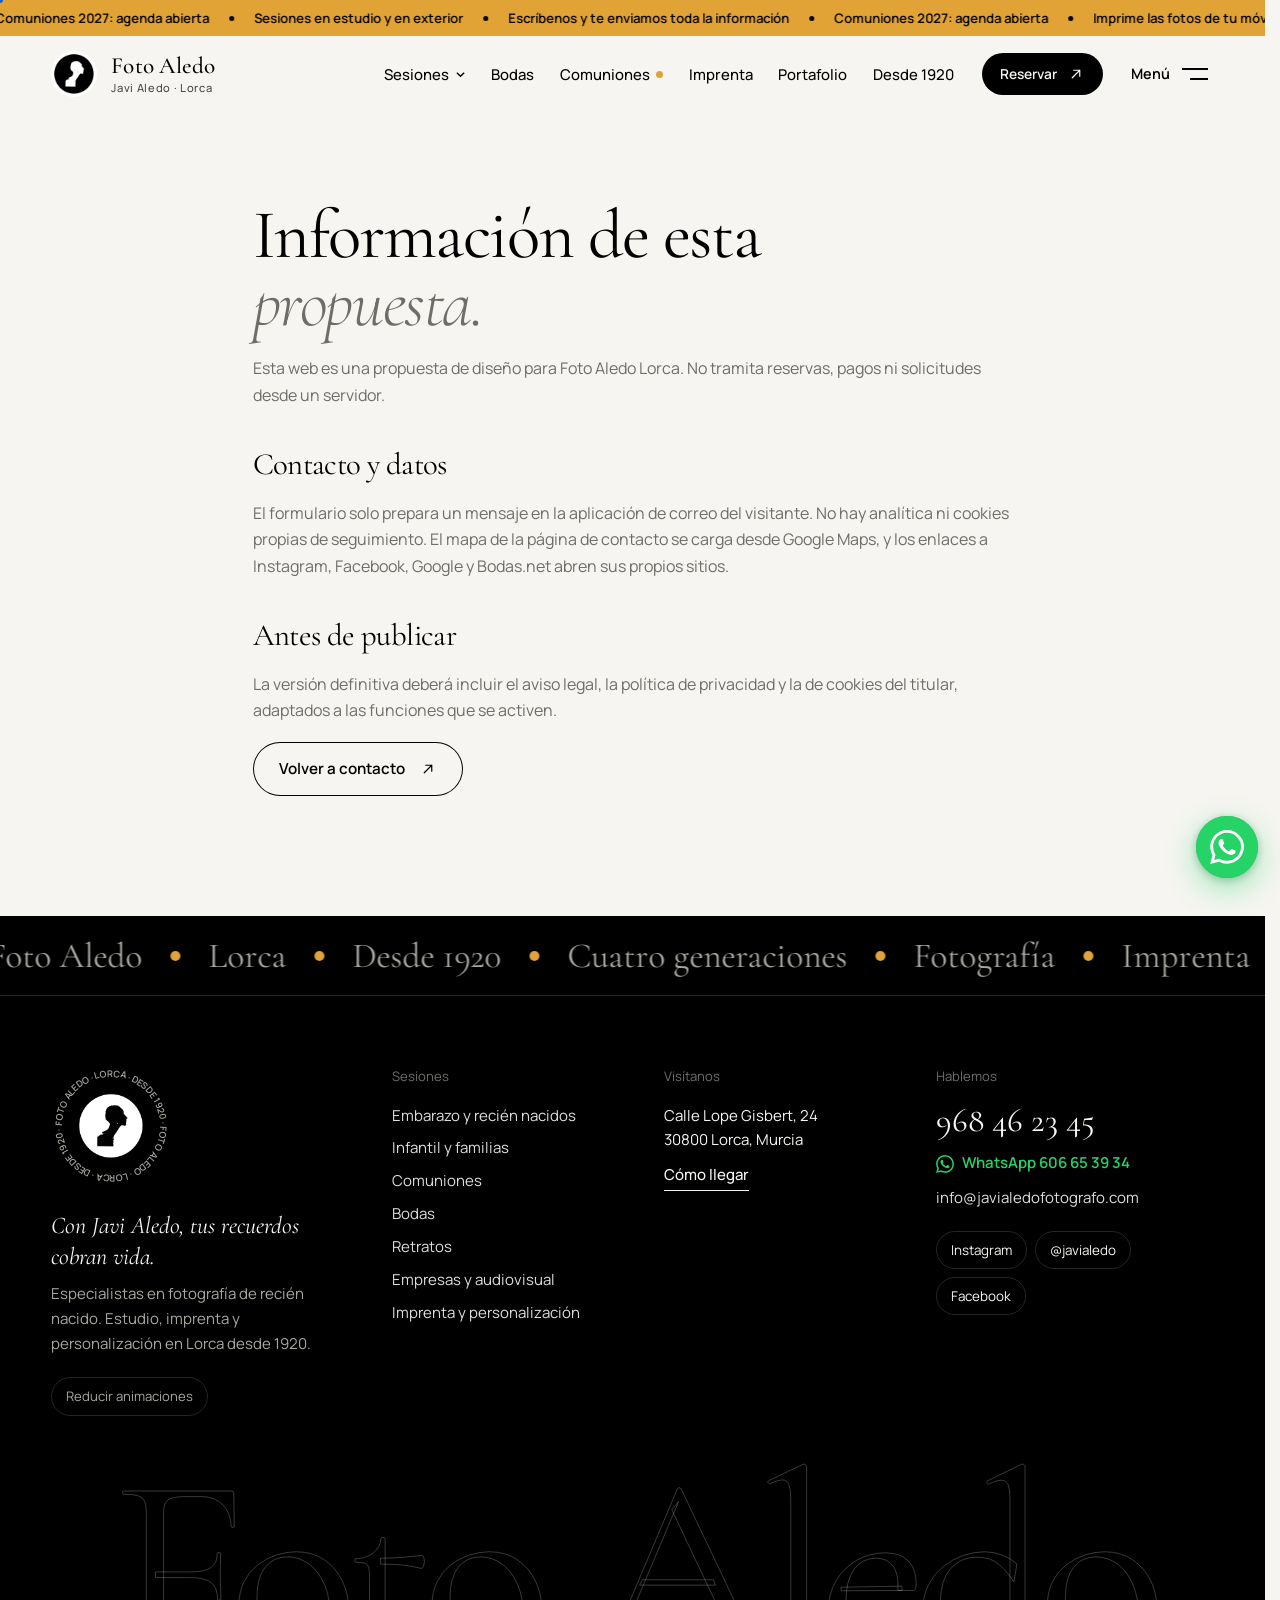
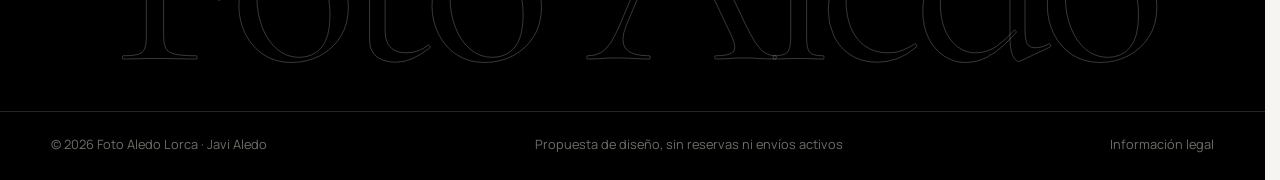
<file: informacion-legal.html>
<!doctype html><html lang="es" class="no-js"><head><meta charset="utf-8"><meta name="viewport" content="width=device-width, initial-scale=1"><meta name="robots" content="noindex, nofollow, noarchive"><meta name="theme-color" content="#000000"><title>Información legal | Foto Aledo Lorca</title><meta name="description" content="Información sobre esta propuesta de web para Foto Aledo."><link rel="canonical" href="https://sefiro888.github.io/foto-aledo-lorca/informacion-legal.html"><meta property="og:site_name" content="Foto Aledo Lorca"><meta property="og:type" content="website"><meta property="og:locale" content="es_ES"><meta property="og:url" content="https://sefiro888.github.io/foto-aledo-lorca/informacion-legal.html"><meta property="og:title" content="Foto Aledo Lorca · Foto Aledo Lorca"><meta property="og:description" content="Información sobre esta propuesta de web para Foto Aledo Lorca."><meta property="og:image" content="https://sefiro888.github.io/foto-aledo-lorca/assets/share/informacion-legal.jpg?v=3.0"><meta property="og:image:secure_url" content="https://sefiro888.github.io/foto-aledo-lorca/assets/share/informacion-legal.jpg?v=3.0"><meta property="og:image:type" content="image/jpeg"><meta property="og:image:width" content="1200"><meta property="og:image:height" content="630"><meta property="og:image:alt" content="Foto Aledo, Lorca: Foto Aledo Lorca. Especialistas en recién nacido."><meta name="twitter:card" content="summary_large_image"><meta name="twitter:title" content="Foto Aledo Lorca · Foto Aledo Lorca"><meta name="twitter:description" content="Información sobre esta propuesta de web para Foto Aledo Lorca."><meta name="twitter:image" content="https://sefiro888.github.io/foto-aledo-lorca/assets/share/informacion-legal.jpg?v=3.0"><link rel="icon" href="assets/logo.webp"><link rel="apple-touch-icon" href="assets/share/icon-180.png"><link rel="stylesheet" href="assets/fonts/editorial.css"><link rel="stylesheet" href="assets/fonts/sans.css"><link rel="stylesheet" href="styles.css?v=3.0"><script>(function(d){d.classList.replace("no-js","js");try{if(localStorage.getItem("fa-motion")==="reduce"){d.classList.add("reduce");return}if(matchMedia("(prefers-reduced-motion: reduce)").matches)return;if(sessionStorage.getItem("fa-shutter")==="1")d.classList.add("is-entering");}catch(e){}})(document.documentElement)</script><script src="config.js" defer></script><script src="app.js?v=3.0" defer></script></head><body data-page="informacion-legal" data-theme="light"><a class="skip" href="#contenido">Saltar al contenido</a><div class="progress" aria-hidden="true"><span></span></div><a class="announce" href="comuniones.html"><div class="marquee announce-marquee" data-marquee data-speed="0.6" aria-hidden="true"><div class="marquee-track"><div class="marquee-set"><span>Comuniones 2027: agenda abierta</span><i aria-hidden="true"></i><span>Sesiones en estudio y en exterior</span><i aria-hidden="true"></i><span>Escríbenos y te enviamos toda la información</span><i aria-hidden="true"></i><span>Comuniones 2027: agenda abierta</span><i aria-hidden="true"></i><span>Imprime las fotos de tu móvil al instante</span><i aria-hidden="true"></i></div><div class="marquee-set"><span>Comuniones 2027: agenda abierta</span><i aria-hidden="true"></i><span>Sesiones en estudio y en exterior</span><i aria-hidden="true"></i><span>Escríbenos y te enviamos toda la información</span><i aria-hidden="true"></i><span>Comuniones 2027: agenda abierta</span><i aria-hidden="true"></i><span>Imprime las fotos de tu móvil al instante</span><i aria-hidden="true"></i></div></div></div><span class="sr-only">Comuniones 2027: agenda abierta. Ver información.</span></a><header class="header" data-header><div class="header-inner"><a class="brand" href="index.html" aria-label="Foto Aledo, inicio"><span class="logo-ring" aria-hidden="true"><svg viewBox="0 0 100 100"><defs><path id="ringh" d="M50,50 m-41,0 a41,41 0 1,1 82,0 a41,41 0 1,1 -82,0"/></defs><text><textPath href="#ringh" textLength="256" lengthAdjust="spacing">Foto Aledo · Lorca · desde 1920 · Foto Aledo · Lorca · desde 1920 ·</textPath></text></svg></span><img src="assets/logo.webp" alt="" width="46" height="46"><span class="brand-word">Foto Aledo<small>Javi Aledo · Lorca</small></span></a><nav class="nav" aria-label="Principal"><ul><li class="has-mega"><button type="button" class="nav-btn" aria-expanded="false" aria-controls="mega" data-mega-toggle>Sesiones<svg viewBox="0 0 12 12" aria-hidden="true"><path d="M2 4l4 4 4-4"/></svg></button><div class="mega" id="mega" data-mega><div class="mega-inner"><div class="mega-col"><p class="mega-label">Sesiones y servicios</p><ul class="mega-list"><li><a href="embarazo-recien-nacidos.html" data-preview="951"><span class="mega-name">Embarazo y newborn</span><span class="mega-short">Nuestra especialidad</span></a></li><li><a href="infantil-familias.html" data-preview="1056"><span class="mega-name">Infantil y familias</span><span class="mega-short">Smash cake, bautizos y familias</span></a></li><li><a href="comuniones.html" data-preview="960"><span class="mega-name">Comuniones 2027</span><span class="mega-short">Agenda 2027 abierta</span><span class="badge">2027</span></a></li><li><a href="bodas.html" data-preview="1003"><span class="mega-name">Bodas y preboda</span><span class="mega-short">Preboda, boda y postboda</span></a></li><li><a href="retratos.html" data-preview="602"><span class="mega-name">Retratos</span><span class="mega-short">Estudio y exterior</span></a></li><li><a href="empresas-audiovisual.html" data-preview="996"><span class="mega-name">Empresas, vídeo y dron</span><span class="mega-short">Eventos, producto, vídeo y dron</span></a></li><li><a href="impresion-personalizacion.html" data-preview="978"><span class="mega-name">Imprenta y personalización</span><span class="mega-short">Del móvil al papel, y con su nombre</span></a></li></ul></div><div class="mega-preview" aria-hidden="true"><span class="mega-img" data-for="951"><img src="assets/951.webp" alt="" width="476" height="597" loading="lazy" decoding="async"></span><span class="mega-img" data-for="1056"><img src="assets/1056.webp" srcset="assets/1056-480.webp 480w, assets/1056-960.webp 960w, assets/1056.webp 2000w" sizes="420px" alt="" width="2000" height="2000" loading="lazy" decoding="async"></span><span class="mega-img" data-for="960"><img src="assets/960.webp" srcset="assets/960-480.webp 480w, assets/960.webp 720w" sizes="420px" alt="" width="720" height="1280" loading="lazy" decoding="async"></span><span class="mega-img" data-for="1003"><img src="assets/1003.webp" srcset="assets/1003-480.webp 480w, assets/1003-960.webp 960w, assets/1003.webp 1440w" sizes="420px" alt="" width="1440" height="1040" loading="lazy" decoding="async"></span><span class="mega-img" data-for="602"><img src="assets/602.webp" srcset="assets/602-480.webp 480w, assets/602-960.webp 960w, assets/602.webp 1441w" sizes="420px" alt="" width="1441" height="1920" loading="lazy" decoding="async"></span><span class="mega-img" data-for="996"><img src="assets/996.webp" srcset="assets/996-480.webp 480w, assets/996-960.webp 960w, assets/996.webp 2400w" sizes="420px" alt="" width="2400" height="1350" loading="lazy" decoding="async"></span><span class="mega-img" data-for="978"><img src="assets/978.webp" srcset="assets/978-480.webp 480w, assets/978.webp 720w" sizes="420px" alt="" width="720" height="1280" loading="lazy" decoding="async"></span><span class="mega-caption">Elige una sesión</span></div><div class="mega-aside"><p class="mega-label">¿No sabes cuál?</p><p>Cuéntanos qué quieres guardar y te orientamos.</p><a class="mega-phone" href="tel:+34968462345" data-phone>968 46 23 45</a><a class="btn btn-wa btn-small" href="https://wa.me/34606653934?text=Hola%20Javi%2C%20he%20visto%20la%20web%20de%20Foto%20Aledo%20y%20me%20gustar%C3%ADa%20pedir%20informaci%C3%B3n." target="_blank" rel="noopener" data-wa="index"><svg class="wa-ico" viewBox="0 0 24 24" aria-hidden="true"><path fill="currentColor" d="M17.472 14.382c-.297-.149-1.758-.867-2.03-.967-.273-.099-.471-.148-.67.15-.197.297-.767.966-.94 1.164-.173.199-.347.223-.644.075-.297-.15-1.255-.463-2.39-1.475-.883-.788-1.48-1.761-1.653-2.059-.173-.297-.018-.458.13-.606.134-.133.298-.347.446-.52.149-.174.198-.298.298-.497.099-.198.05-.371-.025-.52-.075-.149-.669-1.612-.916-2.207-.242-.579-.487-.5-.669-.51-.173-.008-.371-.01-.57-.01-.198 0-.52.074-.792.372-.272.297-1.04 1.016-1.04 2.479 0 1.462 1.065 2.875 1.213 3.074.149.198 2.096 3.2 5.077 4.487.709.306 1.262.489 1.694.625.712.227 1.36.195 1.871.118.571-.085 1.758-.719 2.006-1.413.248-.694.248-1.289.173-1.413-.074-.124-.272-.198-.57-.347m-5.421 7.403h-.004a9.87 9.87 0 0 1-5.031-1.378l-.361-.214-3.741.982.998-3.648-.235-.374a9.86 9.86 0 0 1-1.51-5.26c.001-5.45 4.436-9.884 9.888-9.884 2.64 0 5.122 1.03 6.988 2.898a9.825 9.825 0 0 1 2.893 6.994c-.003 5.45-4.437 9.884-9.885 9.884m8.413-18.297A11.815 11.815 0 0 0 12.05 0C5.495 0 .16 5.335.157 11.892c0 2.096.547 4.142 1.588 5.945L.057 24l6.305-1.654a11.882 11.882 0 0 0 5.683 1.448h.005c6.554 0 11.89-5.335 11.893-11.893a11.821 11.821 0 0 0-3.48-8.413Z"/></svg><span>WhatsApp 606 65 39 34</span></a><a class="link" href="contacto.html">Escribir al estudio</a><a class="mega-all" href="portfolio.html">Ver todo el portafolio <svg class="ico" viewBox="0 0 24 24" aria-hidden="true"><path d="M7 17 17 7M9 7h8v8"/></svg></a></div></div></div></li><li><a href="bodas.html">Bodas</a></li><li><a href="comuniones.html">Comuniones <span class="dot" aria-label="agenda 2027 abierta"></span></a></li><li><a href="impresion-personalizacion.html">Imprenta</a></li><li><a href="portfolio.html">Portafolio</a></li><li><a href="historia.html">Desde 1920</a></li></ul></nav><div class="header-actions"><a class="btn btn-small" href="contacto.html" data-magnetic><span>Reservar</span><svg class="ico" viewBox="0 0 24 24" aria-hidden="true"><path d="M7 17 17 7M9 7h8v8"/></svg></a><button type="button" class="burger" aria-expanded="false" aria-controls="overlay" data-menu-toggle><span class="burger-label">Menú</span><span class="burger-lines" aria-hidden="true"><i></i><i></i></span></button></div></div></header><div class="overlay" id="overlay" data-overlay hidden><div class="ov-grid"><nav class="ov-nav" aria-label="Menú completo"><ul><li style="--i:0"><a href="index.html" data-preview="220"><span class="ov-num">01</span><span class="ov-text">Inicio</span></a></li><li style="--i:1"><a href="bodas.html" data-preview="500"><span class="ov-num">02</span><span class="ov-text">Bodas</span></a></li><li style="--i:2"><a href="comuniones.html" data-preview="960"><span class="ov-num">03</span><span class="ov-text">Comuniones 2027</span></a></li><li style="--i:3"><a href="embarazo-recien-nacidos.html" data-preview="951"><span class="ov-num">04</span><span class="ov-text">Embarazo y recién nacidos</span></a></li><li style="--i:4"><a href="infantil-familias.html" data-preview="954"><span class="ov-num">05</span><span class="ov-text">Infantil y familias</span></a></li><li style="--i:5"><a href="retratos.html" data-preview="602"><span class="ov-num">06</span><span class="ov-text">Retratos</span></a></li><li style="--i:6"><a href="impresion-personalizacion.html" data-preview="978"><span class="ov-num">07</span><span class="ov-text">Imprenta y personalización</span></a></li><li style="--i:7"><a href="empresas-audiovisual.html" data-preview="801"><span class="ov-num">08</span><span class="ov-text">Empresas, vídeo y dron</span></a></li><li style="--i:8"><a href="portfolio.html" data-preview="507"><span class="ov-num">09</span><span class="ov-text">Portafolio</span></a></li><li style="--i:9"><a href="historia.html" data-preview="701"><span class="ov-num">10</span><span class="ov-text">Desde 1920</span></a></li><li style="--i:10"><a href="contacto.html" data-preview="950"><span class="ov-num">11</span><span class="ov-text">Contacto</span></a></li></ul></nav><div class="ov-visual" aria-hidden="true"><span class="ov-img" data-for="220"><img src="assets/220.webp" srcset="assets/220-480.webp 480w, assets/220-960.webp 960w, assets/220.webp 1920w" sizes="40vw" alt="" width="1920" height="1920" loading="lazy" decoding="async"></span><span class="ov-img" data-for="500"><img src="assets/500.webp" srcset="assets/500-480.webp 480w, assets/500-960.webp 960w, assets/500.webp 1920w" sizes="40vw" alt="" width="1920" height="1280" loading="lazy" decoding="async"></span><span class="ov-img" data-for="960"><img src="assets/960.webp" srcset="assets/960-480.webp 480w, assets/960.webp 720w" sizes="40vw" alt="" width="720" height="1280" loading="lazy" decoding="async"></span><span class="ov-img" data-for="951"><img src="assets/951.webp" alt="" width="476" height="597" loading="lazy" decoding="async"></span><span class="ov-img" data-for="954"><img src="assets/954.webp" srcset="assets/954-480.webp 480w, assets/954.webp 640w" sizes="40vw" alt="" width="640" height="528" loading="lazy" decoding="async"></span><span class="ov-img" data-for="602"><img src="assets/602.webp" srcset="assets/602-480.webp 480w, assets/602-960.webp 960w, assets/602.webp 1441w" sizes="40vw" alt="" width="1441" height="1920" loading="lazy" decoding="async"></span><span class="ov-img" data-for="978"><img src="assets/978.webp" srcset="assets/978-480.webp 480w, assets/978.webp 720w" sizes="40vw" alt="" width="720" height="1280" loading="lazy" decoding="async"></span><span class="ov-img" data-for="801"><img src="assets/801.webp" alt="" width="1920" height="1280" loading="lazy" decoding="async"></span><span class="ov-img" data-for="507"><img src="assets/507.webp" srcset="assets/507-480.webp 480w, assets/507.webp 960w" sizes="40vw" alt="" width="960" height="640" loading="lazy" decoding="async"></span><span class="ov-img" data-for="701"><img src="assets/701.webp" srcset="assets/701-480.webp 480w, assets/701-960.webp 960w, assets/701.webp 1080w" sizes="40vw" alt="" width="1080" height="1920" loading="lazy" decoding="async"></span><span class="ov-img" data-for="950"><img src="assets/950.webp" alt="" width="480" height="640" loading="lazy" decoding="async"></span></div><div class="ov-foot"><div><p class="mega-label">Estudio</p><p>Calle Lope Gisbert, 24 · 30800 Lorca, Murcia</p><a class="link" href="https://www.google.com/maps/search/?api=1&query=Foto+Aledo+Calle+Lope+Gisbert+24+Lorca" target="_blank" rel="noopener">Cómo llegar</a></div><div><p class="mega-label">Llámanos o escríbenos</p><a class="ov-big" href="tel:+34968462345" data-phone>968 46 23 45</a><a class="btn btn-wa btn-small" href="https://wa.me/34606653934?text=Hola%20Javi%2C%20he%20visto%20la%20web%20de%20Foto%20Aledo%20y%20me%20gustar%C3%ADa%20pedir%20informaci%C3%B3n." target="_blank" rel="noopener" data-wa="index"><svg class="wa-ico" viewBox="0 0 24 24" aria-hidden="true"><path fill="currentColor" d="M17.472 14.382c-.297-.149-1.758-.867-2.03-.967-.273-.099-.471-.148-.67.15-.197.297-.767.966-.94 1.164-.173.199-.347.223-.644.075-.297-.15-1.255-.463-2.39-1.475-.883-.788-1.48-1.761-1.653-2.059-.173-.297-.018-.458.13-.606.134-.133.298-.347.446-.52.149-.174.198-.298.298-.497.099-.198.05-.371-.025-.52-.075-.149-.669-1.612-.916-2.207-.242-.579-.487-.5-.669-.51-.173-.008-.371-.01-.57-.01-.198 0-.52.074-.792.372-.272.297-1.04 1.016-1.04 2.479 0 1.462 1.065 2.875 1.213 3.074.149.198 2.096 3.2 5.077 4.487.709.306 1.262.489 1.694.625.712.227 1.36.195 1.871.118.571-.085 1.758-.719 2.006-1.413.248-.694.248-1.289.173-1.413-.074-.124-.272-.198-.57-.347m-5.421 7.403h-.004a9.87 9.87 0 0 1-5.031-1.378l-.361-.214-3.741.982.998-3.648-.235-.374a9.86 9.86 0 0 1-1.51-5.26c.001-5.45 4.436-9.884 9.888-9.884 2.64 0 5.122 1.03 6.988 2.898a9.825 9.825 0 0 1 2.893 6.994c-.003 5.45-4.437 9.884-9.885 9.884m8.413-18.297A11.815 11.815 0 0 0 12.05 0C5.495 0 .16 5.335.157 11.892c0 2.096.547 4.142 1.588 5.945L.057 24l6.305-1.654a11.882 11.882 0 0 0 5.683 1.448h.005c6.554 0 11.89-5.335 11.893-11.893a11.821 11.821 0 0 0-3.48-8.413Z"/></svg><span>WhatsApp 606 65 39 34</span></a></div><div><p class="mega-label">Síguenos</p><a class="link" href="https://www.instagram.com/fotoaledo/" target="_blank" rel="noopener">Instagram @fotoaledo</a><a class="link" href="https://www.facebook.com/FotoAledoLorca/" target="_blank" rel="noopener">Facebook</a></div></div></div></div><main id="contenido"><section class="legal wrap"><h1 class="h-xl">Información de esta <em>propuesta.</em></h1><p>Esta web es una propuesta de diseño para Foto Aledo Lorca. No tramita reservas, pagos ni solicitudes desde un servidor.</p><h2 class="h-md">Contacto y datos</h2><p>El formulario solo prepara un mensaje en la aplicación de correo del visitante. No hay analítica ni cookies propias de seguimiento. El mapa de la página de contacto se carga desde Google Maps, y los enlaces a Instagram, Facebook, Google y Bodas.net abren sus propios sitios.</p><h2 class="h-md">Antes de publicar</h2><p>La versión definitiva deberá incluir el aviso legal, la política de privacidad y la de cookies del titular, adaptados a las funciones que se activen.</p><a class="btn btn-ghost" href="contacto.html" data-magnetic><span>Volver a contacto</span><svg class="ico" viewBox="0 0 24 24" aria-hidden="true"><path d="M7 17 17 7M9 7h8v8"/></svg></a></section></main><footer class="footer"><div class="marquee footer-marquee" data-marquee data-speed="0.5" aria-hidden="true"><div class="marquee-track"><div class="marquee-set"><span>Foto Aledo</span><i aria-hidden="true"></i><span>Lorca</span><i aria-hidden="true"></i><span>Desde 1920</span><i aria-hidden="true"></i><span>Cuatro generaciones</span><i aria-hidden="true"></i><span>Fotografía</span><i aria-hidden="true"></i><span>Imprenta</span><i aria-hidden="true"></i></div><div class="marquee-set"><span>Foto Aledo</span><i aria-hidden="true"></i><span>Lorca</span><i aria-hidden="true"></i><span>Desde 1920</span><i aria-hidden="true"></i><span>Cuatro generaciones</span><i aria-hidden="true"></i><span>Fotografía</span><i aria-hidden="true"></i><span>Imprenta</span><i aria-hidden="true"></i></div></div></div><div class="footer-grid"><div class="footer-brand"><span class="footer-logo"><span class="logo-ring" aria-hidden="true"><svg viewBox="0 0 100 100"><defs><path id="ringf" d="M50,50 m-41,0 a41,41 0 1,1 82,0 a41,41 0 1,1 -82,0"/></defs><text><textPath href="#ringf" textLength="256" lengthAdjust="spacing">Foto Aledo · Lorca · desde 1920 · Foto Aledo · Lorca · desde 1920 ·</textPath></text></svg></span><img src="assets/logo.webp" alt="" width="88" height="88" loading="lazy"></span><p class="f-motto">Con Javi Aledo, tus recuerdos cobran vida.</p><p>Especialistas en fotografía de recién nacido. Estudio, imprenta y personalización en Lorca desde 1920.</p><button type="button" class="motion-toggle" data-motion-toggle aria-pressed="false">Reducir animaciones</button></div><div><p class="f-label">Sesiones</p><ul><li><a href="embarazo-recien-nacidos.html">Embarazo y recién nacidos</a></li><li><a href="infantil-familias.html">Infantil y familias</a></li><li><a href="comuniones.html">Comuniones</a></li><li><a href="bodas.html">Bodas</a></li><li><a href="retratos.html">Retratos</a></li><li><a href="empresas-audiovisual.html">Empresas y audiovisual</a></li><li><a href="impresion-personalizacion.html">Imprenta y personalización</a></li></ul></div><div><p class="f-label">Visítanos</p><p>Calle Lope Gisbert, 24<br>30800 Lorca, Murcia</p><a class="link" href="https://www.google.com/maps/search/?api=1&query=Foto+Aledo+Calle+Lope+Gisbert+24+Lorca" target="_blank" rel="noopener">Cómo llegar</a></div><div><p class="f-label">Hablemos</p><a class="f-big" href="tel:+34968462345" data-phone>968 46 23 45</a><a class="f-wa" href="https://wa.me/34606653934?text=Hola%20Javi%2C%20me%20gustar%C3%ADa%20pedir%20informaci%C3%B3n." target="_blank" rel="noopener" data-wa="informacion-legal"><svg class="wa-ico" viewBox="0 0 24 24" aria-hidden="true"><path fill="currentColor" d="M17.472 14.382c-.297-.149-1.758-.867-2.03-.967-.273-.099-.471-.148-.67.15-.197.297-.767.966-.94 1.164-.173.199-.347.223-.644.075-.297-.15-1.255-.463-2.39-1.475-.883-.788-1.48-1.761-1.653-2.059-.173-.297-.018-.458.13-.606.134-.133.298-.347.446-.52.149-.174.198-.298.298-.497.099-.198.05-.371-.025-.52-.075-.149-.669-1.612-.916-2.207-.242-.579-.487-.5-.669-.51-.173-.008-.371-.01-.57-.01-.198 0-.52.074-.792.372-.272.297-1.04 1.016-1.04 2.479 0 1.462 1.065 2.875 1.213 3.074.149.198 2.096 3.2 5.077 4.487.709.306 1.262.489 1.694.625.712.227 1.36.195 1.871.118.571-.085 1.758-.719 2.006-1.413.248-.694.248-1.289.173-1.413-.074-.124-.272-.198-.57-.347m-5.421 7.403h-.004a9.87 9.87 0 0 1-5.031-1.378l-.361-.214-3.741.982.998-3.648-.235-.374a9.86 9.86 0 0 1-1.51-5.26c.001-5.45 4.436-9.884 9.888-9.884 2.64 0 5.122 1.03 6.988 2.898a9.825 9.825 0 0 1 2.893 6.994c-.003 5.45-4.437 9.884-9.885 9.884m8.413-18.297A11.815 11.815 0 0 0 12.05 0C5.495 0 .16 5.335.157 11.892c0 2.096.547 4.142 1.588 5.945L.057 24l6.305-1.654a11.882 11.882 0 0 0 5.683 1.448h.005c6.554 0 11.89-5.335 11.893-11.893a11.821 11.821 0 0 0-3.48-8.413Z"/></svg>WhatsApp 606 65 39 34</a><a href="mailto:info@javialedofotografo.com" data-email>info@javialedofotografo.com</a><div class="socials"><a href="https://www.instagram.com/fotoaledo/" target="_blank" rel="noopener">Instagram</a><a href="https://www.instagram.com/javialedo/" target="_blank" rel="noopener">@javialedo</a><a href="https://www.facebook.com/FotoAledoLorca/" target="_blank" rel="noopener">Facebook</a></div></div></div><p class="footer-word" aria-hidden="true">Foto Aledo</p><div class="footer-bottom"><span>© <span data-year>2026</span> Foto Aledo Lorca · Javi Aledo</span><span>Propuesta de diseño, sin reservas ni envíos activos</span><a href="informacion-legal.html">Información legal</a></div></footer><nav class="mobile-bar" aria-label="Acciones rápidas"><a href="tel:+34968462345" data-phone><svg viewBox="0 0 24 24" aria-hidden="true"><path d="M5 4h4l2 5-2.5 1.5a11 11 0 0 0 5 5L15 13l5 2v4a2 2 0 0 1-2 2A16 16 0 0 1 3 6a2 2 0 0 1 2-2"/></svg>Llamar</a><a href="https://www.google.com/maps/search/?api=1&query=Foto+Aledo+Calle+Lope+Gisbert+24+Lorca" target="_blank" rel="noopener"><svg viewBox="0 0 24 24" aria-hidden="true"><path d="M12 21s-7-6.2-7-12a7 7 0 0 1 14 0c0 5.8-7 12-7 12z"/><circle cx="12" cy="9" r="2.5"/></svg>Llegar</a><a href="contacto.html" class="mobile-bar-main">Pedir info</a></nav><a class="wa-float" href="https://wa.me/34606653934?text=Hola%20Javi%2C%20me%20gustar%C3%ADa%20pedir%20informaci%C3%B3n." target="_blank" rel="noopener" data-wa="informacion-legal" aria-label="Escribir a Javi por WhatsApp"><span class="wa-bubble" aria-hidden="true"><b>¿Hablamos?</b>Escríbele a Javi por WhatsApp</span><span class="wa-btn"><svg class="wa-ico" viewBox="0 0 24 24" aria-hidden="true"><path fill="currentColor" d="M17.472 14.382c-.297-.149-1.758-.867-2.03-.967-.273-.099-.471-.148-.67.15-.197.297-.767.966-.94 1.164-.173.199-.347.223-.644.075-.297-.15-1.255-.463-2.39-1.475-.883-.788-1.48-1.761-1.653-2.059-.173-.297-.018-.458.13-.606.134-.133.298-.347.446-.52.149-.174.198-.298.298-.497.099-.198.05-.371-.025-.52-.075-.149-.669-1.612-.916-2.207-.242-.579-.487-.5-.669-.51-.173-.008-.371-.01-.57-.01-.198 0-.52.074-.792.372-.272.297-1.04 1.016-1.04 2.479 0 1.462 1.065 2.875 1.213 3.074.149.198 2.096 3.2 5.077 4.487.709.306 1.262.489 1.694.625.712.227 1.36.195 1.871.118.571-.085 1.758-.719 2.006-1.413.248-.694.248-1.289.173-1.413-.074-.124-.272-.198-.57-.347m-5.421 7.403h-.004a9.87 9.87 0 0 1-5.031-1.378l-.361-.214-3.741.982.998-3.648-.235-.374a9.86 9.86 0 0 1-1.51-5.26c.001-5.45 4.436-9.884 9.888-9.884 2.64 0 5.122 1.03 6.988 2.898a9.825 9.825 0 0 1 2.893 6.994c-.003 5.45-4.437 9.884-9.885 9.884m8.413-18.297A11.815 11.815 0 0 0 12.05 0C5.495 0 .16 5.335.157 11.892c0 2.096.547 4.142 1.588 5.945L.057 24l6.305-1.654a11.882 11.882 0 0 0 5.683 1.448h.005c6.554 0 11.89-5.335 11.893-11.893a11.821 11.821 0 0 0-3.48-8.413Z"/></svg></span></a><button type="button" class="to-top" aria-label="Volver arriba" data-top><svg viewBox="0 0 48 48" aria-hidden="true"><circle class="to-top-track" cx="24" cy="24" r="22"/><circle class="to-top-ring" cx="24" cy="24" r="22"/><path d="M24 31V17m-6 6 6-6 6 6"/></svg></button><dialog class="lightbox" aria-label="Fotografía ampliada"><div class="lb-top"><span class="lb-count"></span><button type="button" class="lb-close" aria-label="Cerrar">Cerrar <span aria-hidden="true">✕</span></button></div><figure class="lb-figure"><img src="assets/logo.webp" alt=""><figcaption></figcaption></figure><button type="button" class="lb-prev" aria-label="Fotografía anterior"><svg viewBox="0 0 24 24" aria-hidden="true"><path d="M15 5l-7 7 7 7"/></svg></button><button type="button" class="lb-next" aria-label="Fotografía siguiente"><svg viewBox="0 0 24 24" aria-hidden="true"><path d="M9 5l7 7-7 7"/></svg></button></dialog><div class="cursor" aria-hidden="true"><span class="cursor-dot"></span><span class="cursor-ring"><b></b></span></div><div class="shutter" aria-hidden="true"><span></span><span></span></div></body></html>
</file>
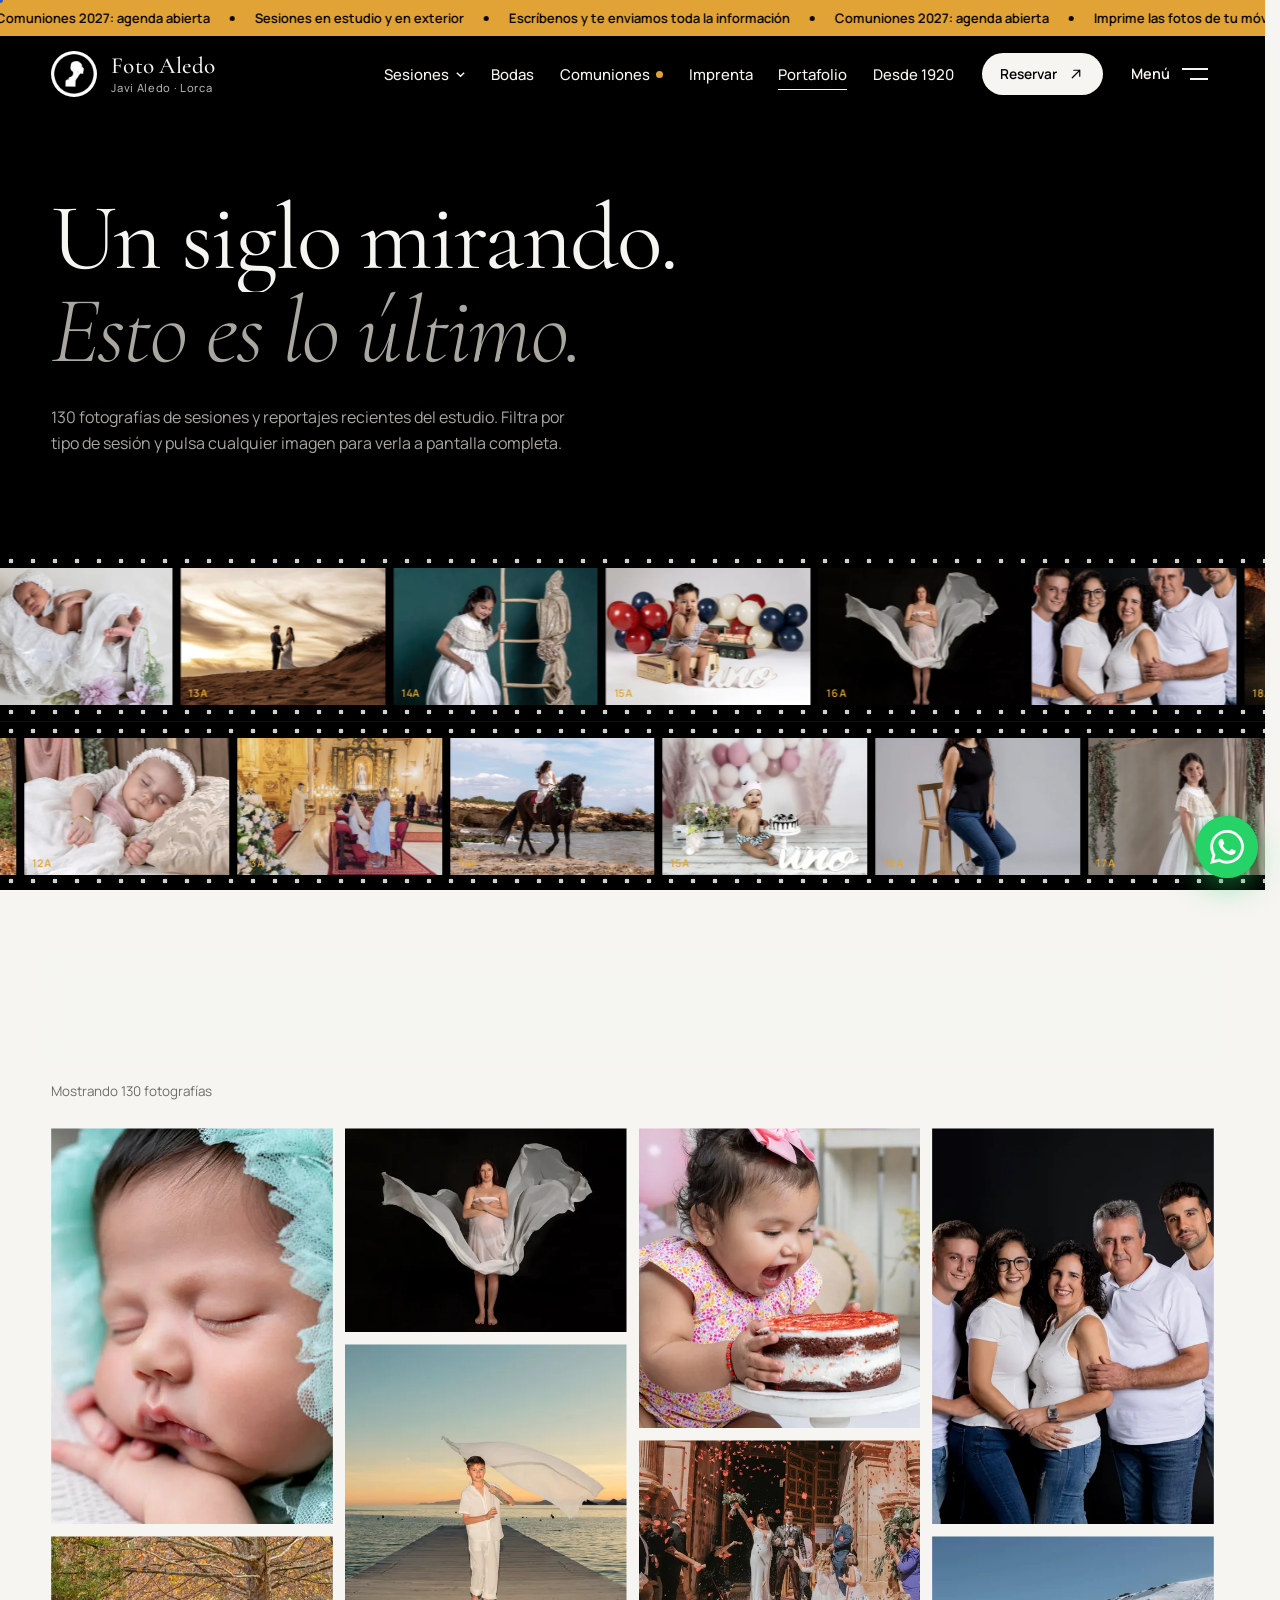
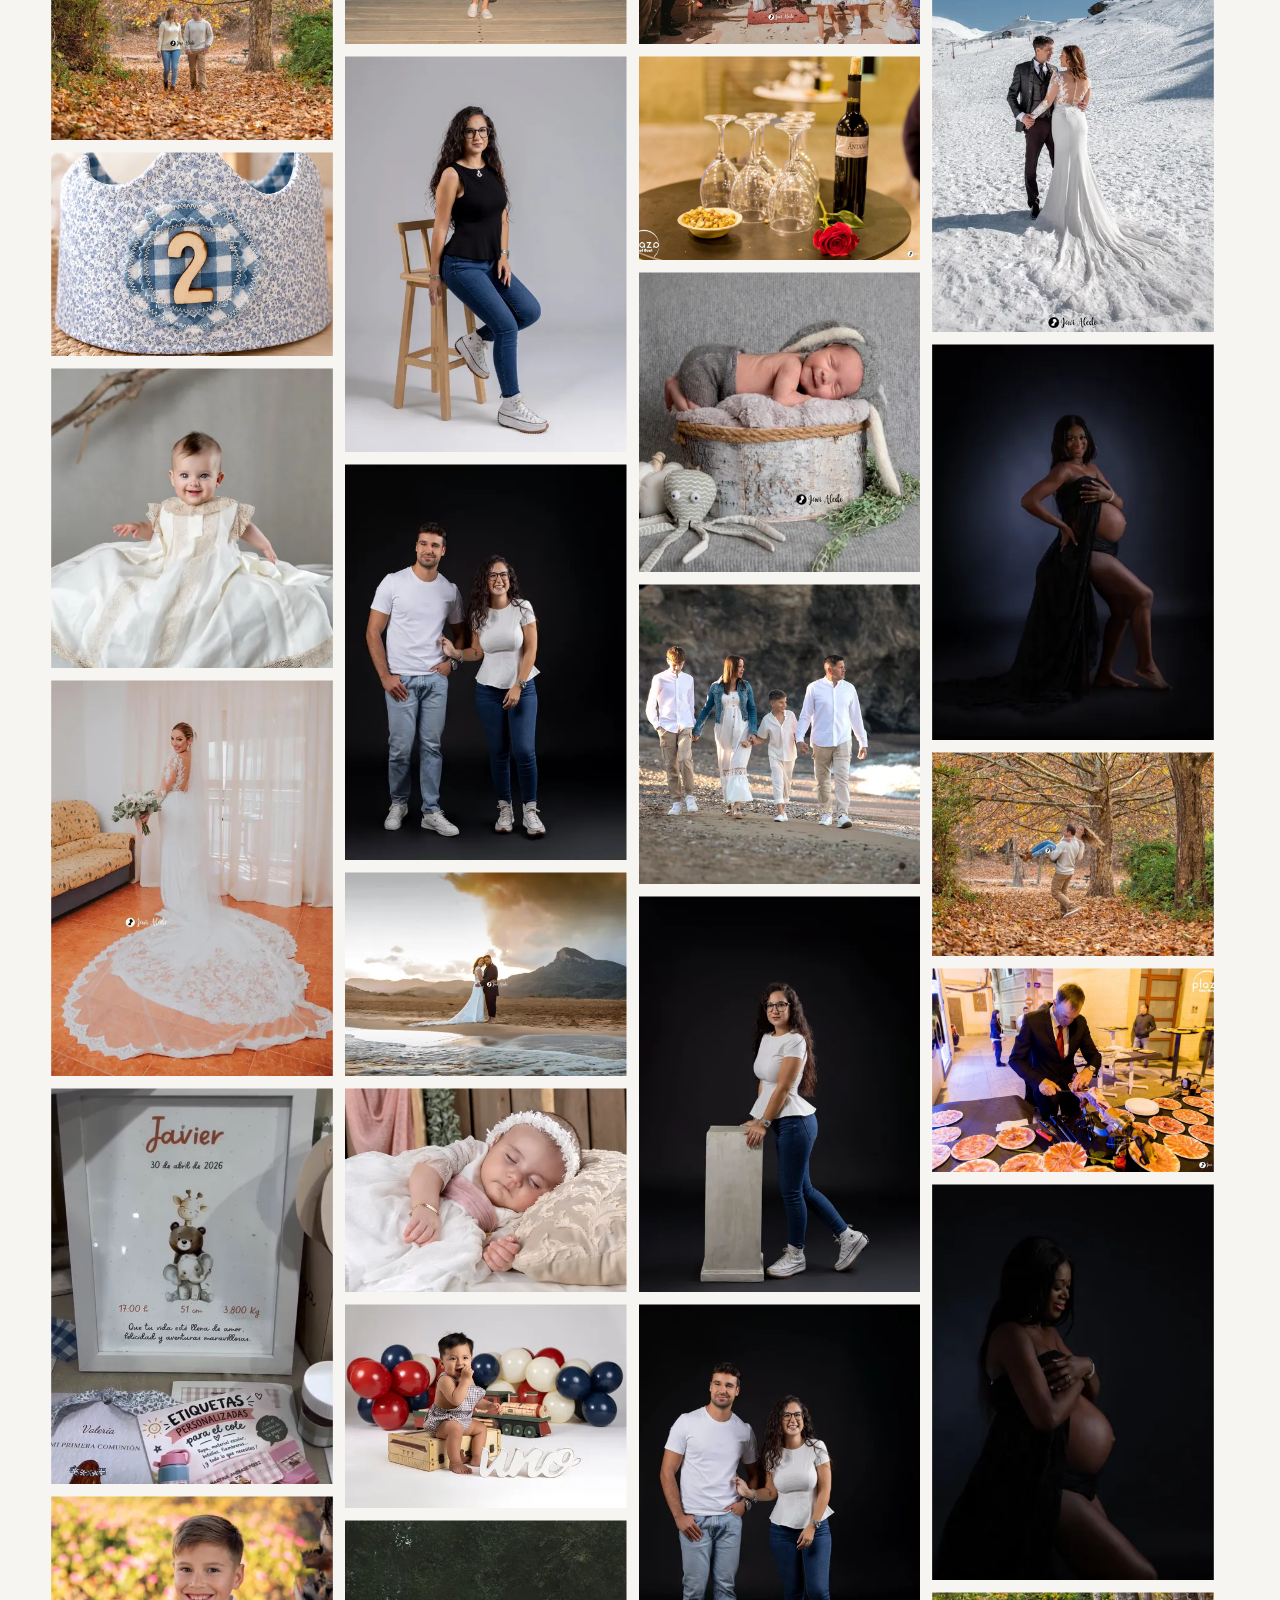
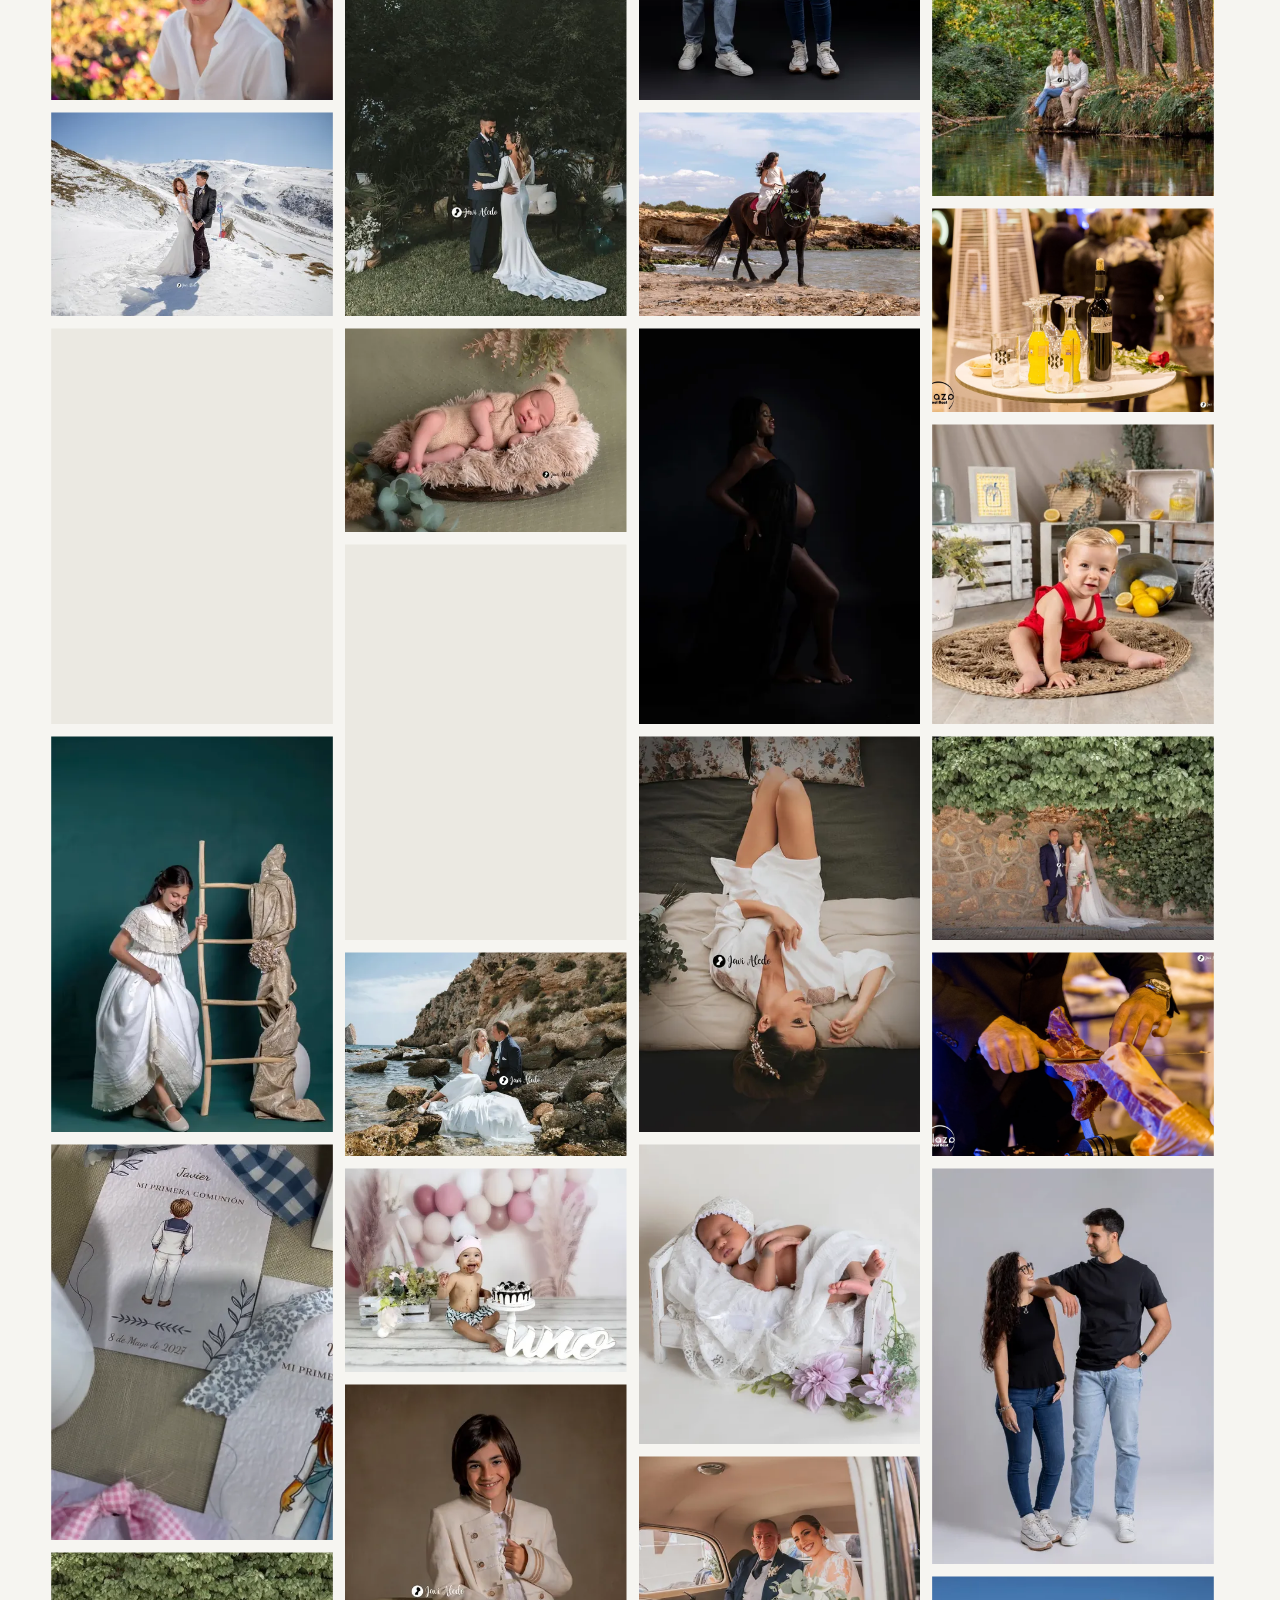
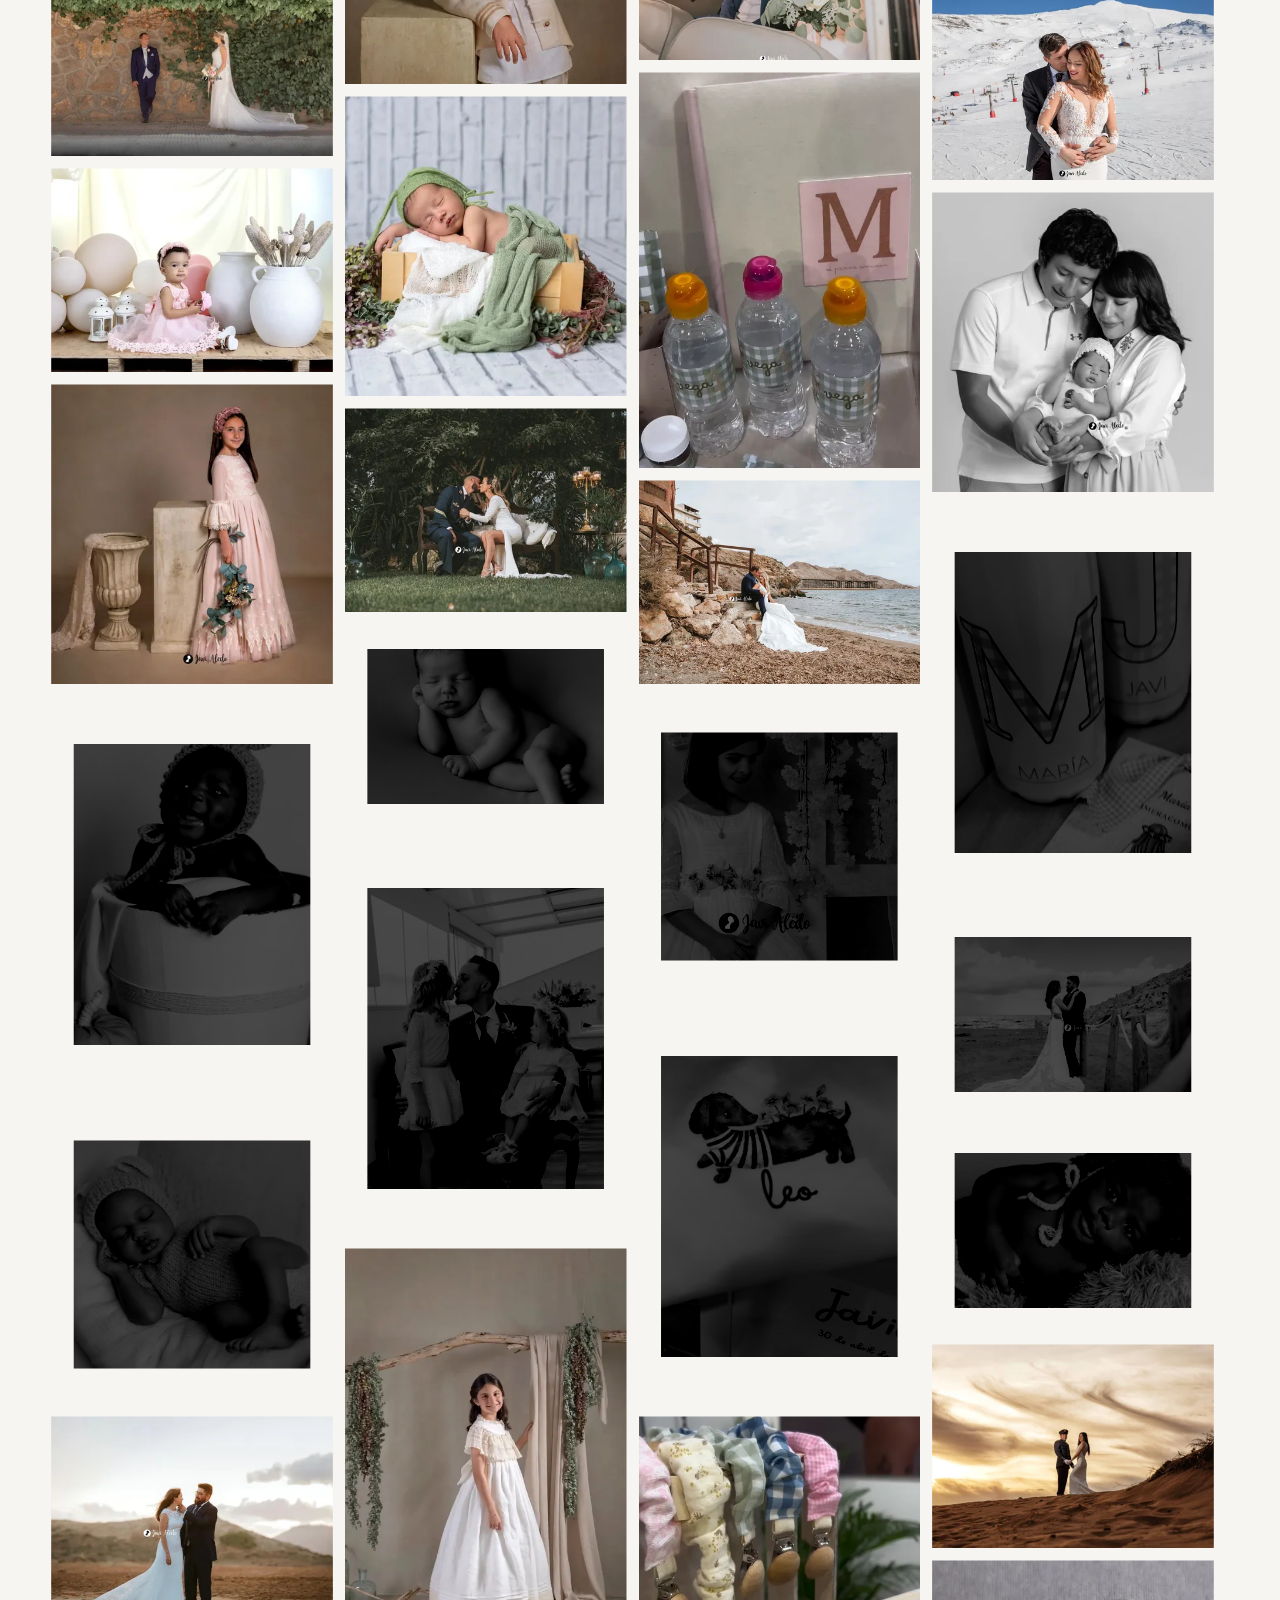
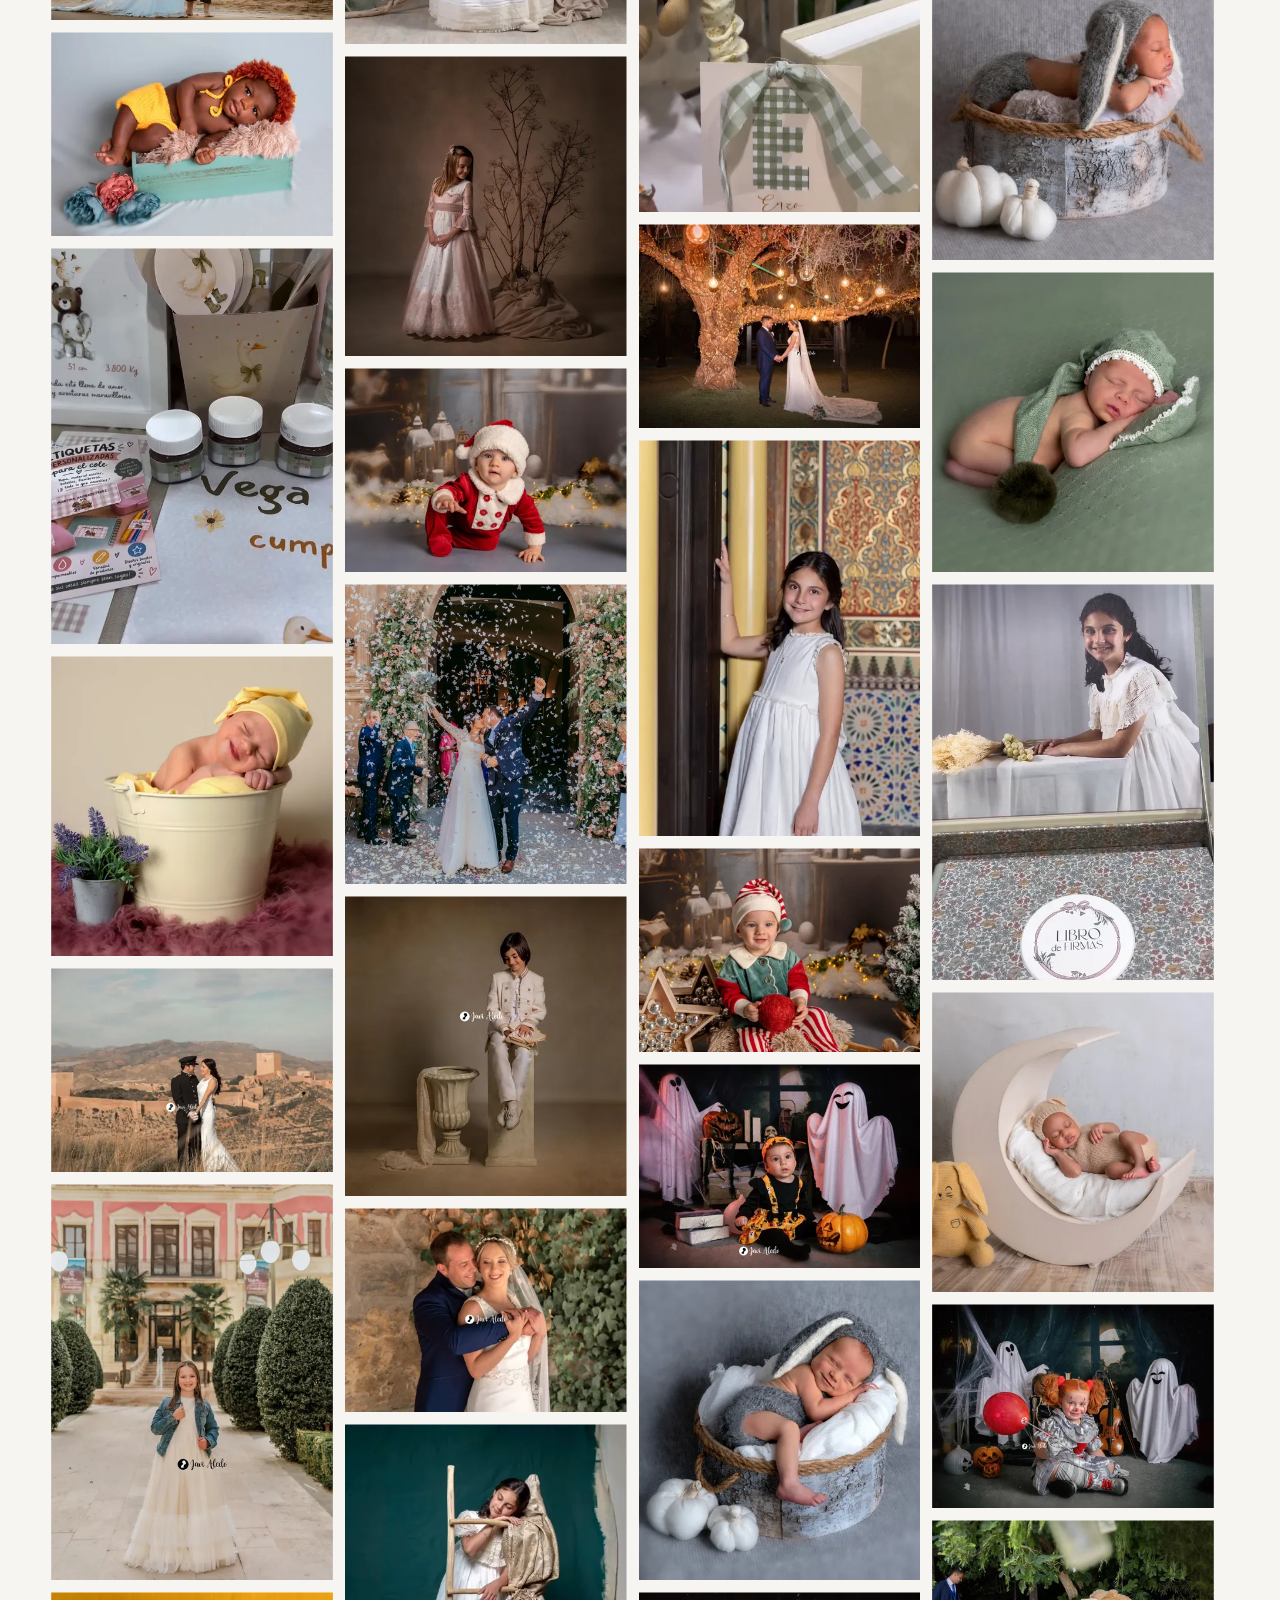
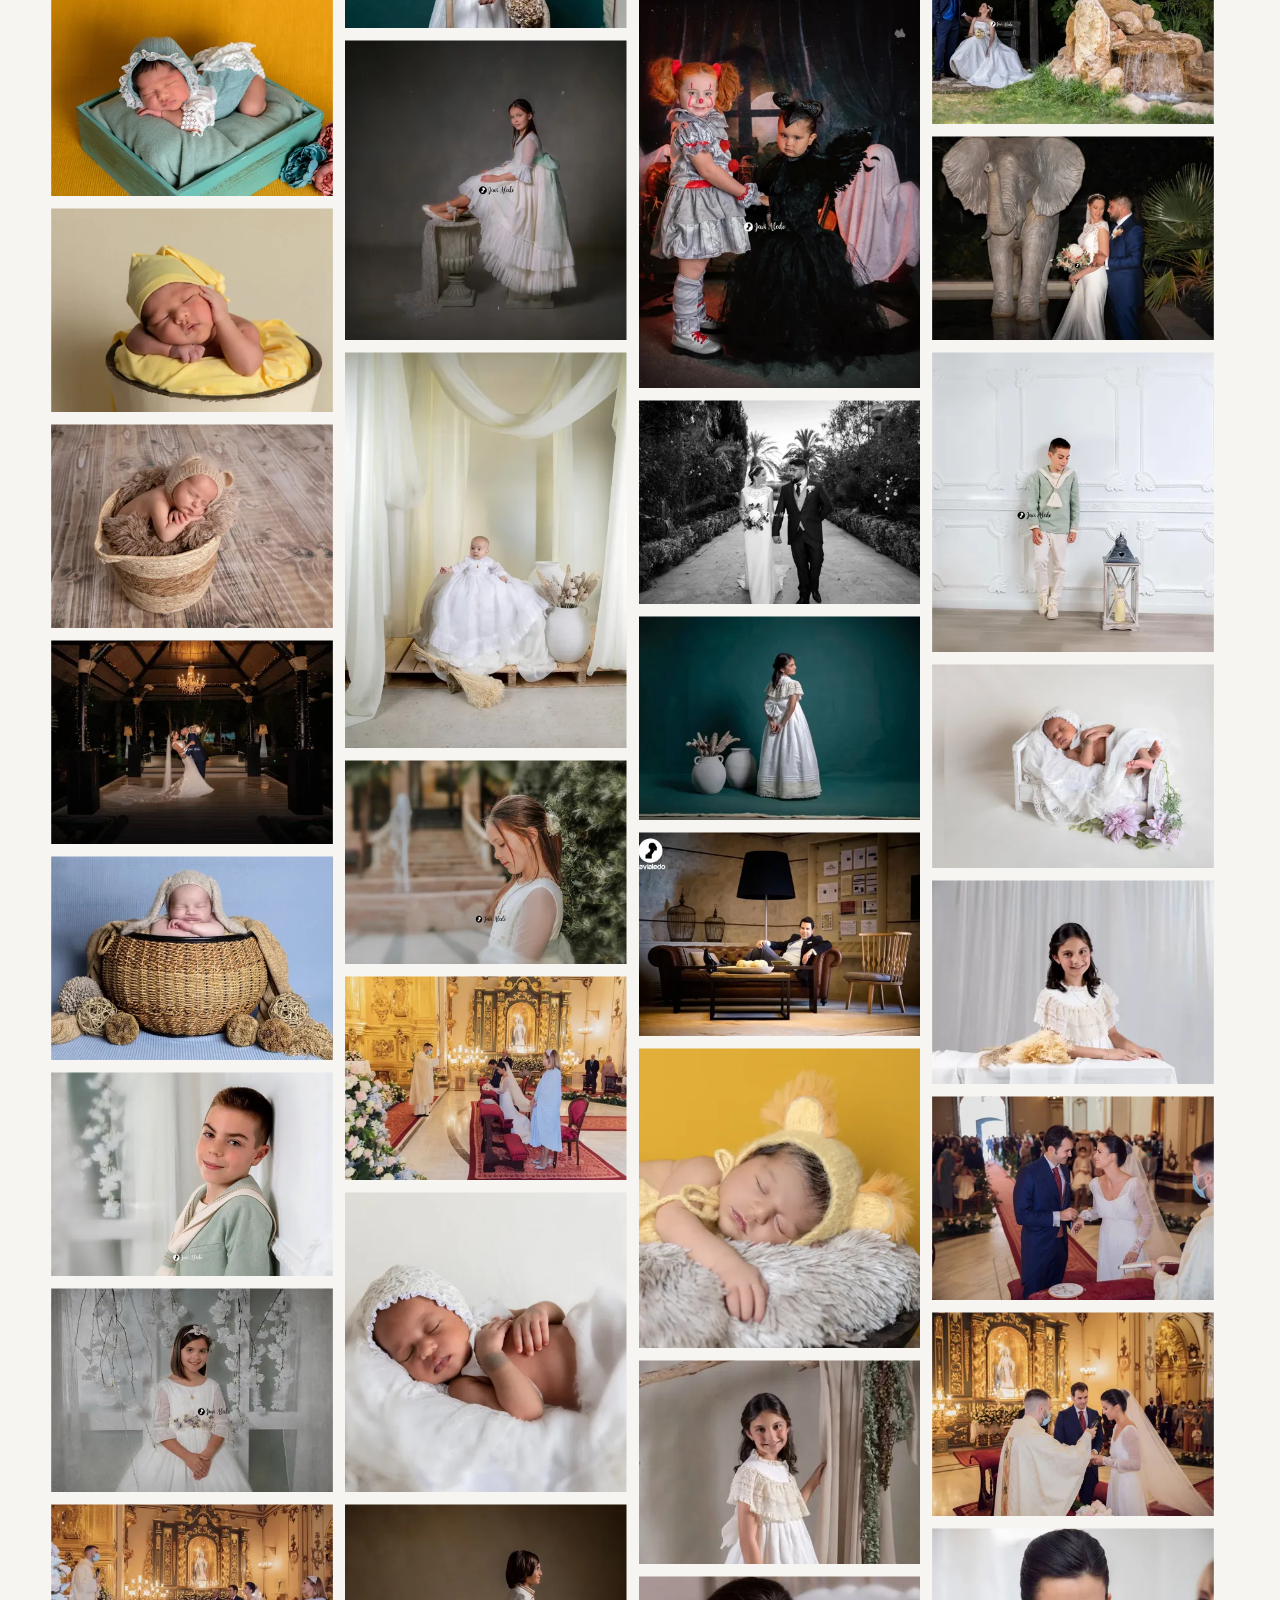
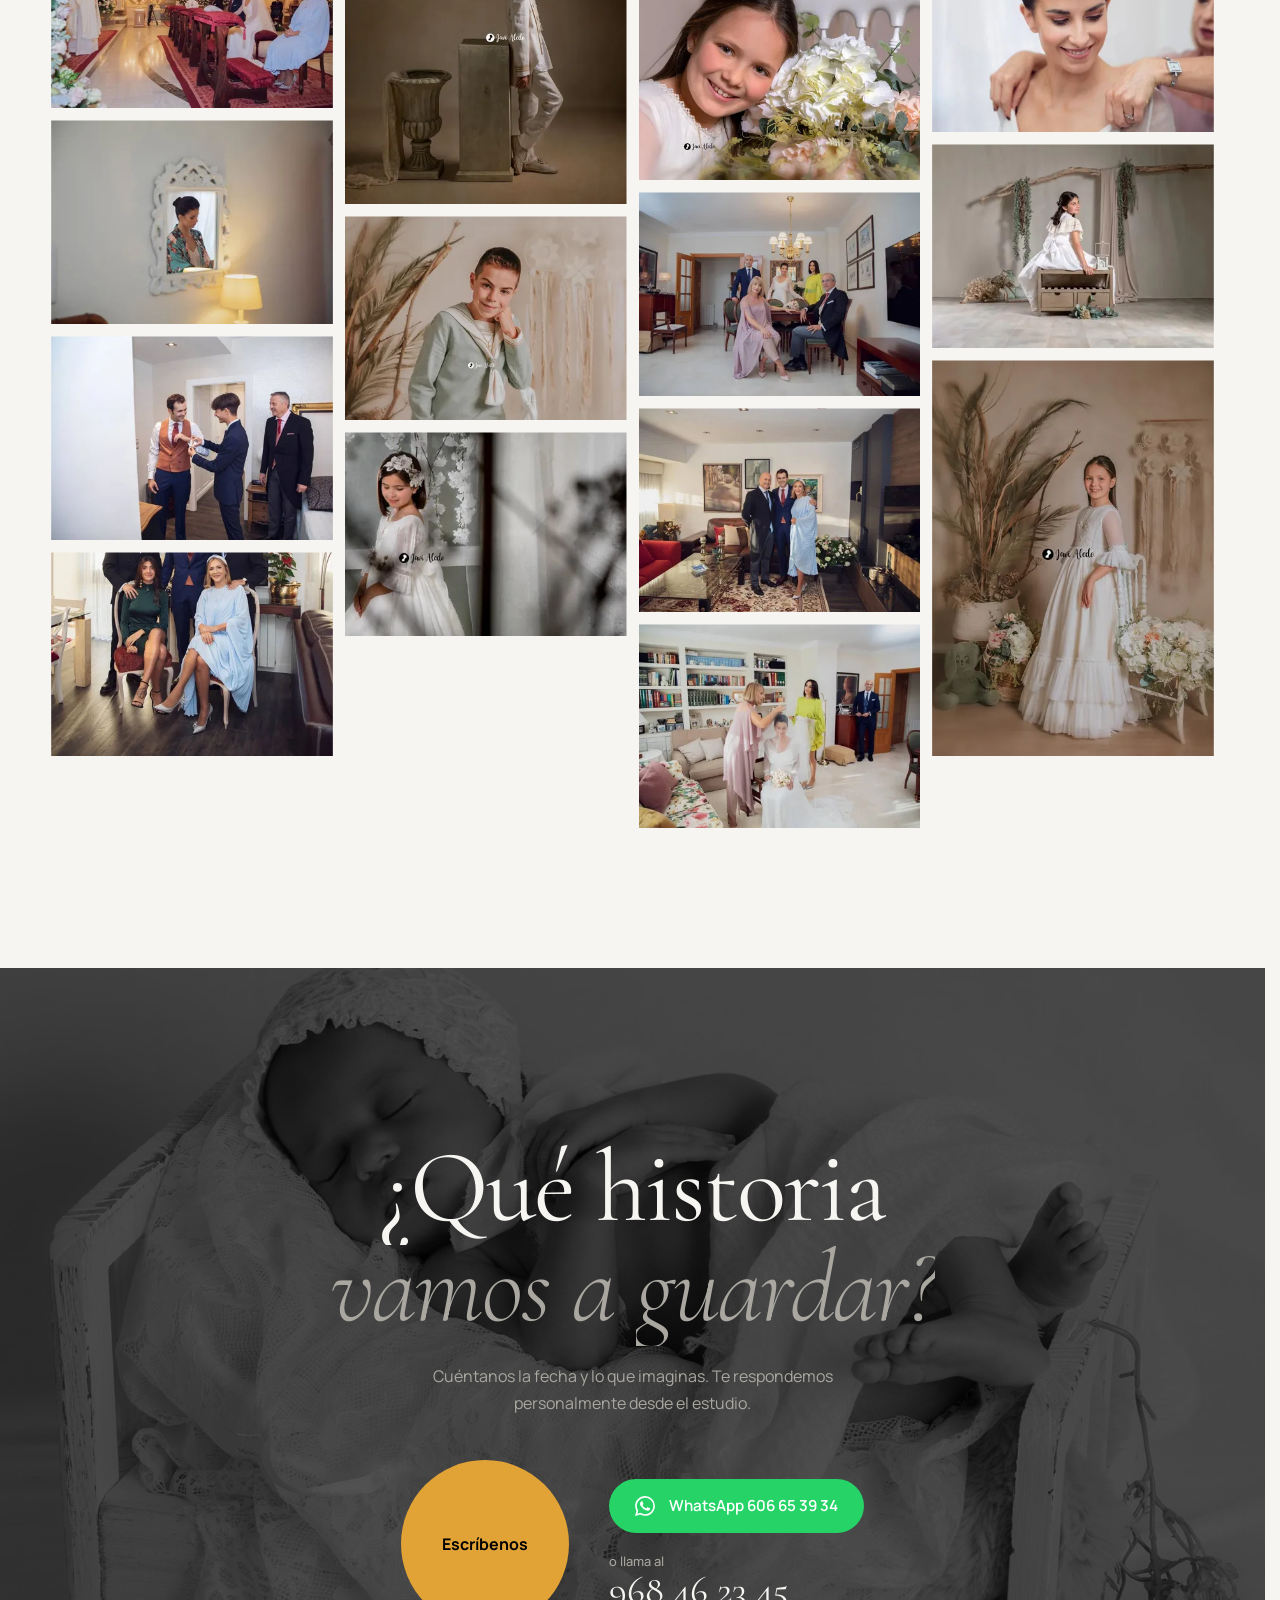
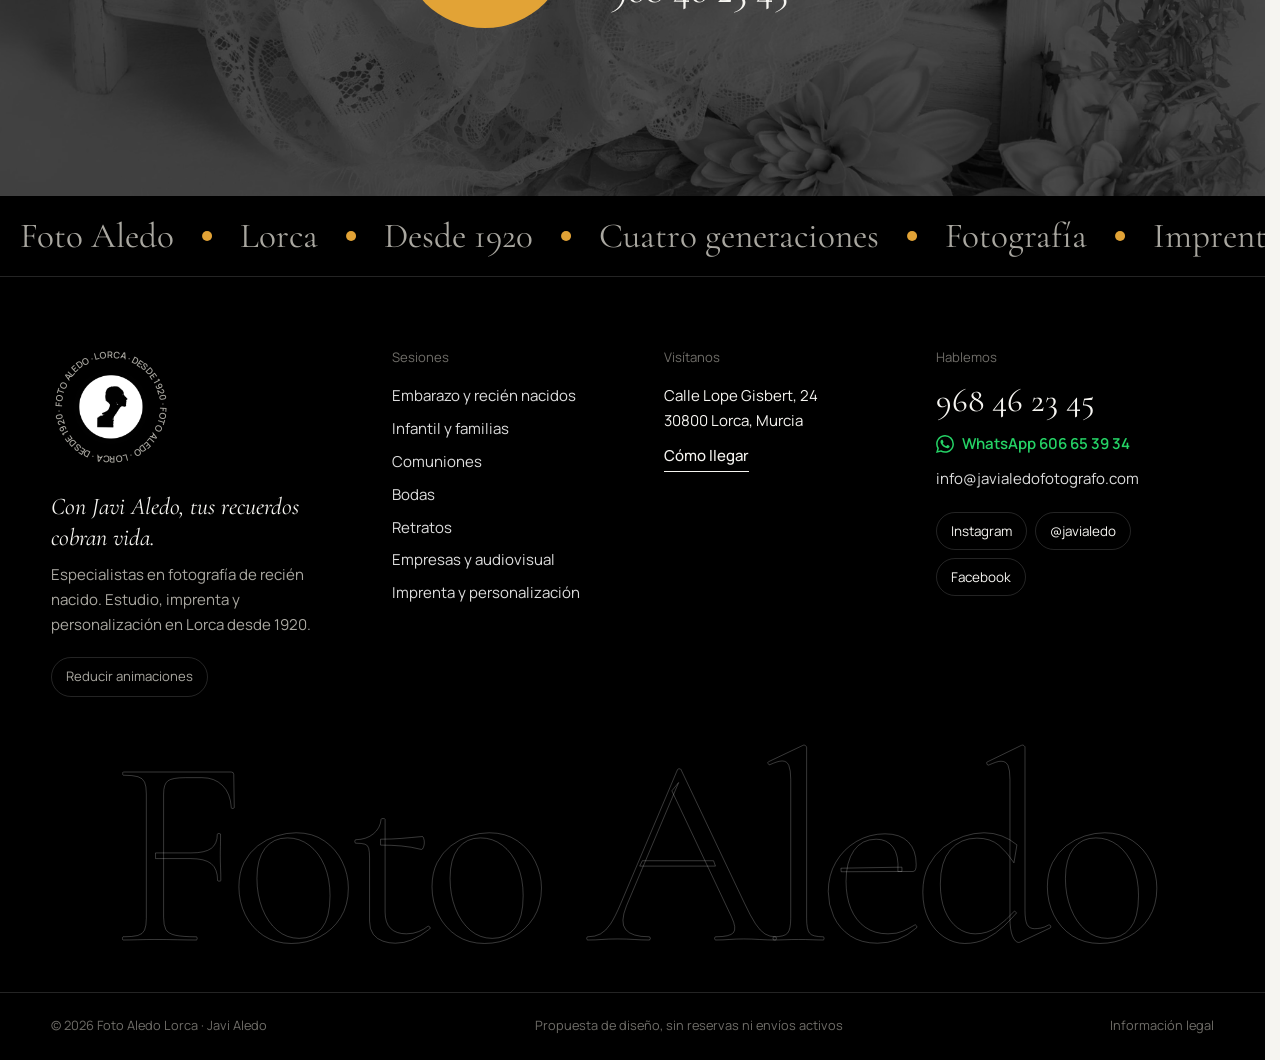
<file: portfolio.html>
<!doctype html><html lang="es" class="no-js"><head><meta charset="utf-8"><meta name="viewport" content="width=device-width, initial-scale=1"><meta name="robots" content="noindex, nofollow, noarchive"><meta name="theme-color" content="#000000"><title>Portafolio de fotografía | Foto Aledo Lorca</title><meta name="description" content="Recién nacidos, familias, comuniones, bodas, retratos y eventos del estudio Foto Aledo en Lorca."><link rel="canonical" href="https://sefiro888.github.io/foto-aledo-lorca/portfolio.html"><meta property="og:site_name" content="Foto Aledo Lorca"><meta property="og:type" content="website"><meta property="og:locale" content="es_ES"><meta property="og:url" content="https://sefiro888.github.io/foto-aledo-lorca/portfolio.html"><meta property="og:title" content="Portafolio · Foto Aledo Lorca"><meta property="og:description" content="Recién nacidos, comuniones, bodas, familias y eventos: el trabajo reciente de Foto Aledo en Lorca."><meta property="og:image" content="https://sefiro888.github.io/foto-aledo-lorca/assets/share/portfolio.jpg?v=3.0"><meta property="og:image:secure_url" content="https://sefiro888.github.io/foto-aledo-lorca/assets/share/portfolio.jpg?v=3.0"><meta property="og:image:type" content="image/jpeg"><meta property="og:image:width" content="1200"><meta property="og:image:height" content="630"><meta property="og:image:alt" content="Foto Aledo, Lorca: Portafolio. Más de 150 fotografías."><meta name="twitter:card" content="summary_large_image"><meta name="twitter:title" content="Portafolio · Foto Aledo Lorca"><meta name="twitter:description" content="Recién nacidos, comuniones, bodas, familias y eventos: el trabajo reciente de Foto Aledo en Lorca."><meta name="twitter:image" content="https://sefiro888.github.io/foto-aledo-lorca/assets/share/portfolio.jpg?v=3.0"><link rel="icon" href="assets/logo.webp"><link rel="apple-touch-icon" href="assets/share/icon-180.png"><link rel="stylesheet" href="assets/fonts/editorial.css"><link rel="stylesheet" href="assets/fonts/sans.css"><link rel="stylesheet" href="styles.css?v=3.0"><script>(function(d){d.classList.replace("no-js","js");try{if(localStorage.getItem("fa-motion")==="reduce"){d.classList.add("reduce");return}if(matchMedia("(prefers-reduced-motion: reduce)").matches)return;if(sessionStorage.getItem("fa-shutter")==="1")d.classList.add("is-entering");}catch(e){}})(document.documentElement)</script><script src="config.js" defer></script><script src="app.js?v=3.0" defer></script></head><body data-page="portfolio" data-theme="dark"><a class="skip" href="#contenido">Saltar al contenido</a><div class="progress" aria-hidden="true"><span></span></div><a class="announce" href="comuniones.html"><div class="marquee announce-marquee" data-marquee data-speed="0.6" aria-hidden="true"><div class="marquee-track"><div class="marquee-set"><span>Comuniones 2027: agenda abierta</span><i aria-hidden="true"></i><span>Sesiones en estudio y en exterior</span><i aria-hidden="true"></i><span>Escríbenos y te enviamos toda la información</span><i aria-hidden="true"></i><span>Comuniones 2027: agenda abierta</span><i aria-hidden="true"></i><span>Imprime las fotos de tu móvil al instante</span><i aria-hidden="true"></i></div><div class="marquee-set"><span>Comuniones 2027: agenda abierta</span><i aria-hidden="true"></i><span>Sesiones en estudio y en exterior</span><i aria-hidden="true"></i><span>Escríbenos y te enviamos toda la información</span><i aria-hidden="true"></i><span>Comuniones 2027: agenda abierta</span><i aria-hidden="true"></i><span>Imprime las fotos de tu móvil al instante</span><i aria-hidden="true"></i></div></div></div><span class="sr-only">Comuniones 2027: agenda abierta. Ver información.</span></a><header class="header" data-header><div class="header-inner"><a class="brand" href="index.html" aria-label="Foto Aledo, inicio"><span class="logo-ring" aria-hidden="true"><svg viewBox="0 0 100 100"><defs><path id="ringh" d="M50,50 m-41,0 a41,41 0 1,1 82,0 a41,41 0 1,1 -82,0"/></defs><text><textPath href="#ringh" textLength="256" lengthAdjust="spacing">Foto Aledo · Lorca · desde 1920 · Foto Aledo · Lorca · desde 1920 ·</textPath></text></svg></span><img src="assets/logo.webp" alt="" width="46" height="46"><span class="brand-word">Foto Aledo<small>Javi Aledo · Lorca</small></span></a><nav class="nav" aria-label="Principal"><ul><li class="has-mega"><button type="button" class="nav-btn" aria-expanded="false" aria-controls="mega" data-mega-toggle>Sesiones<svg viewBox="0 0 12 12" aria-hidden="true"><path d="M2 4l4 4 4-4"/></svg></button><div class="mega" id="mega" data-mega><div class="mega-inner"><div class="mega-col"><p class="mega-label">Sesiones y servicios</p><ul class="mega-list"><li><a href="embarazo-recien-nacidos.html" data-preview="951"><span class="mega-name">Embarazo y newborn</span><span class="mega-short">Nuestra especialidad</span></a></li><li><a href="infantil-familias.html" data-preview="1056"><span class="mega-name">Infantil y familias</span><span class="mega-short">Smash cake, bautizos y familias</span></a></li><li><a href="comuniones.html" data-preview="960"><span class="mega-name">Comuniones 2027</span><span class="mega-short">Agenda 2027 abierta</span><span class="badge">2027</span></a></li><li><a href="bodas.html" data-preview="1003"><span class="mega-name">Bodas y preboda</span><span class="mega-short">Preboda, boda y postboda</span></a></li><li><a href="retratos.html" data-preview="602"><span class="mega-name">Retratos</span><span class="mega-short">Estudio y exterior</span></a></li><li><a href="empresas-audiovisual.html" data-preview="996"><span class="mega-name">Empresas, vídeo y dron</span><span class="mega-short">Eventos, producto, vídeo y dron</span></a></li><li><a href="impresion-personalizacion.html" data-preview="978"><span class="mega-name">Imprenta y personalización</span><span class="mega-short">Del móvil al papel, y con su nombre</span></a></li></ul></div><div class="mega-preview" aria-hidden="true"><span class="mega-img" data-for="951"><img src="assets/951.webp" alt="" width="476" height="597" loading="lazy" decoding="async"></span><span class="mega-img" data-for="1056"><img src="assets/1056.webp" srcset="assets/1056-480.webp 480w, assets/1056-960.webp 960w, assets/1056.webp 2000w" sizes="420px" alt="" width="2000" height="2000" loading="lazy" decoding="async"></span><span class="mega-img" data-for="960"><img src="assets/960.webp" srcset="assets/960-480.webp 480w, assets/960.webp 720w" sizes="420px" alt="" width="720" height="1280" loading="lazy" decoding="async"></span><span class="mega-img" data-for="1003"><img src="assets/1003.webp" srcset="assets/1003-480.webp 480w, assets/1003-960.webp 960w, assets/1003.webp 1440w" sizes="420px" alt="" width="1440" height="1040" loading="lazy" decoding="async"></span><span class="mega-img" data-for="602"><img src="assets/602.webp" srcset="assets/602-480.webp 480w, assets/602-960.webp 960w, assets/602.webp 1441w" sizes="420px" alt="" width="1441" height="1920" loading="lazy" decoding="async"></span><span class="mega-img" data-for="996"><img src="assets/996.webp" srcset="assets/996-480.webp 480w, assets/996-960.webp 960w, assets/996.webp 2400w" sizes="420px" alt="" width="2400" height="1350" loading="lazy" decoding="async"></span><span class="mega-img" data-for="978"><img src="assets/978.webp" srcset="assets/978-480.webp 480w, assets/978.webp 720w" sizes="420px" alt="" width="720" height="1280" loading="lazy" decoding="async"></span><span class="mega-caption">Elige una sesión</span></div><div class="mega-aside"><p class="mega-label">¿No sabes cuál?</p><p>Cuéntanos qué quieres guardar y te orientamos.</p><a class="mega-phone" href="tel:+34968462345" data-phone>968 46 23 45</a><a class="btn btn-wa btn-small" href="https://wa.me/34606653934?text=Hola%20Javi%2C%20he%20visto%20la%20web%20de%20Foto%20Aledo%20y%20me%20gustar%C3%ADa%20pedir%20informaci%C3%B3n." target="_blank" rel="noopener" data-wa="index"><svg class="wa-ico" viewBox="0 0 24 24" aria-hidden="true"><path fill="currentColor" d="M17.472 14.382c-.297-.149-1.758-.867-2.03-.967-.273-.099-.471-.148-.67.15-.197.297-.767.966-.94 1.164-.173.199-.347.223-.644.075-.297-.15-1.255-.463-2.39-1.475-.883-.788-1.48-1.761-1.653-2.059-.173-.297-.018-.458.13-.606.134-.133.298-.347.446-.52.149-.174.198-.298.298-.497.099-.198.05-.371-.025-.52-.075-.149-.669-1.612-.916-2.207-.242-.579-.487-.5-.669-.51-.173-.008-.371-.01-.57-.01-.198 0-.52.074-.792.372-.272.297-1.04 1.016-1.04 2.479 0 1.462 1.065 2.875 1.213 3.074.149.198 2.096 3.2 5.077 4.487.709.306 1.262.489 1.694.625.712.227 1.36.195 1.871.118.571-.085 1.758-.719 2.006-1.413.248-.694.248-1.289.173-1.413-.074-.124-.272-.198-.57-.347m-5.421 7.403h-.004a9.87 9.87 0 0 1-5.031-1.378l-.361-.214-3.741.982.998-3.648-.235-.374a9.86 9.86 0 0 1-1.51-5.26c.001-5.45 4.436-9.884 9.888-9.884 2.64 0 5.122 1.03 6.988 2.898a9.825 9.825 0 0 1 2.893 6.994c-.003 5.45-4.437 9.884-9.885 9.884m8.413-18.297A11.815 11.815 0 0 0 12.05 0C5.495 0 .16 5.335.157 11.892c0 2.096.547 4.142 1.588 5.945L.057 24l6.305-1.654a11.882 11.882 0 0 0 5.683 1.448h.005c6.554 0 11.89-5.335 11.893-11.893a11.821 11.821 0 0 0-3.48-8.413Z"/></svg><span>WhatsApp 606 65 39 34</span></a><a class="link" href="contacto.html">Escribir al estudio</a><a class="mega-all" href="portfolio.html">Ver todo el portafolio <svg class="ico" viewBox="0 0 24 24" aria-hidden="true"><path d="M7 17 17 7M9 7h8v8"/></svg></a></div></div></div></li><li><a href="bodas.html">Bodas</a></li><li><a href="comuniones.html">Comuniones <span class="dot" aria-label="agenda 2027 abierta"></span></a></li><li><a href="impresion-personalizacion.html">Imprenta</a></li><li><a href="portfolio.html" aria-current="page">Portafolio</a></li><li><a href="historia.html">Desde 1920</a></li></ul></nav><div class="header-actions"><a class="btn btn-small" href="contacto.html" data-magnetic><span>Reservar</span><svg class="ico" viewBox="0 0 24 24" aria-hidden="true"><path d="M7 17 17 7M9 7h8v8"/></svg></a><button type="button" class="burger" aria-expanded="false" aria-controls="overlay" data-menu-toggle><span class="burger-label">Menú</span><span class="burger-lines" aria-hidden="true"><i></i><i></i></span></button></div></div></header><div class="overlay" id="overlay" data-overlay hidden><div class="ov-grid"><nav class="ov-nav" aria-label="Menú completo"><ul><li style="--i:0"><a href="index.html" data-preview="220"><span class="ov-num">01</span><span class="ov-text">Inicio</span></a></li><li style="--i:1"><a href="bodas.html" data-preview="500"><span class="ov-num">02</span><span class="ov-text">Bodas</span></a></li><li style="--i:2"><a href="comuniones.html" data-preview="960"><span class="ov-num">03</span><span class="ov-text">Comuniones 2027</span></a></li><li style="--i:3"><a href="embarazo-recien-nacidos.html" data-preview="951"><span class="ov-num">04</span><span class="ov-text">Embarazo y recién nacidos</span></a></li><li style="--i:4"><a href="infantil-familias.html" data-preview="954"><span class="ov-num">05</span><span class="ov-text">Infantil y familias</span></a></li><li style="--i:5"><a href="retratos.html" data-preview="602"><span class="ov-num">06</span><span class="ov-text">Retratos</span></a></li><li style="--i:6"><a href="impresion-personalizacion.html" data-preview="978"><span class="ov-num">07</span><span class="ov-text">Imprenta y personalización</span></a></li><li style="--i:7"><a href="empresas-audiovisual.html" data-preview="801"><span class="ov-num">08</span><span class="ov-text">Empresas, vídeo y dron</span></a></li><li style="--i:8"><a href="portfolio.html" data-preview="507" aria-current="page"><span class="ov-num">09</span><span class="ov-text">Portafolio</span></a></li><li style="--i:9"><a href="historia.html" data-preview="701"><span class="ov-num">10</span><span class="ov-text">Desde 1920</span></a></li><li style="--i:10"><a href="contacto.html" data-preview="950"><span class="ov-num">11</span><span class="ov-text">Contacto</span></a></li></ul></nav><div class="ov-visual" aria-hidden="true"><span class="ov-img" data-for="220"><img src="assets/220.webp" srcset="assets/220-480.webp 480w, assets/220-960.webp 960w, assets/220.webp 1920w" sizes="40vw" alt="" width="1920" height="1920" loading="lazy" decoding="async"></span><span class="ov-img" data-for="500"><img src="assets/500.webp" srcset="assets/500-480.webp 480w, assets/500-960.webp 960w, assets/500.webp 1920w" sizes="40vw" alt="" width="1920" height="1280" loading="lazy" decoding="async"></span><span class="ov-img" data-for="960"><img src="assets/960.webp" srcset="assets/960-480.webp 480w, assets/960.webp 720w" sizes="40vw" alt="" width="720" height="1280" loading="lazy" decoding="async"></span><span class="ov-img" data-for="951"><img src="assets/951.webp" alt="" width="476" height="597" loading="lazy" decoding="async"></span><span class="ov-img" data-for="954"><img src="assets/954.webp" srcset="assets/954-480.webp 480w, assets/954.webp 640w" sizes="40vw" alt="" width="640" height="528" loading="lazy" decoding="async"></span><span class="ov-img" data-for="602"><img src="assets/602.webp" srcset="assets/602-480.webp 480w, assets/602-960.webp 960w, assets/602.webp 1441w" sizes="40vw" alt="" width="1441" height="1920" loading="lazy" decoding="async"></span><span class="ov-img" data-for="978"><img src="assets/978.webp" srcset="assets/978-480.webp 480w, assets/978.webp 720w" sizes="40vw" alt="" width="720" height="1280" loading="lazy" decoding="async"></span><span class="ov-img" data-for="801"><img src="assets/801.webp" alt="" width="1920" height="1280" loading="lazy" decoding="async"></span><span class="ov-img" data-for="507"><img src="assets/507.webp" srcset="assets/507-480.webp 480w, assets/507.webp 960w" sizes="40vw" alt="" width="960" height="640" loading="lazy" decoding="async"></span><span class="ov-img" data-for="701"><img src="assets/701.webp" srcset="assets/701-480.webp 480w, assets/701-960.webp 960w, assets/701.webp 1080w" sizes="40vw" alt="" width="1080" height="1920" loading="lazy" decoding="async"></span><span class="ov-img" data-for="950"><img src="assets/950.webp" alt="" width="480" height="640" loading="lazy" decoding="async"></span></div><div class="ov-foot"><div><p class="mega-label">Estudio</p><p>Calle Lope Gisbert, 24 · 30800 Lorca, Murcia</p><a class="link" href="https://www.google.com/maps/search/?api=1&query=Foto+Aledo+Calle+Lope+Gisbert+24+Lorca" target="_blank" rel="noopener">Cómo llegar</a></div><div><p class="mega-label">Llámanos o escríbenos</p><a class="ov-big" href="tel:+34968462345" data-phone>968 46 23 45</a><a class="btn btn-wa btn-small" href="https://wa.me/34606653934?text=Hola%20Javi%2C%20he%20visto%20la%20web%20de%20Foto%20Aledo%20y%20me%20gustar%C3%ADa%20pedir%20informaci%C3%B3n." target="_blank" rel="noopener" data-wa="index"><svg class="wa-ico" viewBox="0 0 24 24" aria-hidden="true"><path fill="currentColor" d="M17.472 14.382c-.297-.149-1.758-.867-2.03-.967-.273-.099-.471-.148-.67.15-.197.297-.767.966-.94 1.164-.173.199-.347.223-.644.075-.297-.15-1.255-.463-2.39-1.475-.883-.788-1.48-1.761-1.653-2.059-.173-.297-.018-.458.13-.606.134-.133.298-.347.446-.52.149-.174.198-.298.298-.497.099-.198.05-.371-.025-.52-.075-.149-.669-1.612-.916-2.207-.242-.579-.487-.5-.669-.51-.173-.008-.371-.01-.57-.01-.198 0-.52.074-.792.372-.272.297-1.04 1.016-1.04 2.479 0 1.462 1.065 2.875 1.213 3.074.149.198 2.096 3.2 5.077 4.487.709.306 1.262.489 1.694.625.712.227 1.36.195 1.871.118.571-.085 1.758-.719 2.006-1.413.248-.694.248-1.289.173-1.413-.074-.124-.272-.198-.57-.347m-5.421 7.403h-.004a9.87 9.87 0 0 1-5.031-1.378l-.361-.214-3.741.982.998-3.648-.235-.374a9.86 9.86 0 0 1-1.51-5.26c.001-5.45 4.436-9.884 9.888-9.884 2.64 0 5.122 1.03 6.988 2.898a9.825 9.825 0 0 1 2.893 6.994c-.003 5.45-4.437 9.884-9.885 9.884m8.413-18.297A11.815 11.815 0 0 0 12.05 0C5.495 0 .16 5.335.157 11.892c0 2.096.547 4.142 1.588 5.945L.057 24l6.305-1.654a11.882 11.882 0 0 0 5.683 1.448h.005c6.554 0 11.89-5.335 11.893-11.893a11.821 11.821 0 0 0-3.48-8.413Z"/></svg><span>WhatsApp 606 65 39 34</span></a></div><div><p class="mega-label">Síguenos</p><a class="link" href="https://www.instagram.com/fotoaledo/" target="_blank" rel="noopener">Instagram @fotoaledo</a><a class="link" href="https://www.facebook.com/FotoAledoLorca/" target="_blank" rel="noopener">Facebook</a></div></div></div></div><main id="contenido"><section class="pf-hero" data-theme="dark"><div class="wrap"><h1 class="h-hero" data-split>Un siglo mirando. <em>Esto es lo último.</em></h1><p class="s-lead">130 fotografías de sesiones y reportajes recientes del estudio. Filtra por tipo de sesión y pulsa cualquier imagen para verla a pantalla completa.</p></div><div class="filmstrip " data-marquee data-speed="0.8" aria-hidden="true"><div class="marquee-track"><div class="marquee-set"><span class="film-cell"><img src="assets/220.webp" srcset="assets/220-480.webp 480w, assets/220-960.webp 960w, assets/220.webp 1920w" sizes="240px" alt="" width="1920" height="1920" loading="lazy" decoding="async"><b>12A</b></span><span class="film-cell"><img src="assets/500.webp" srcset="assets/500-480.webp 480w, assets/500-960.webp 960w, assets/500.webp 1920w" sizes="240px" alt="" width="1920" height="1280" loading="lazy" decoding="async"><b>13A</b></span><span class="film-cell"><img src="assets/960.webp" srcset="assets/960-480.webp 480w, assets/960.webp 720w" sizes="240px" alt="" width="720" height="1280" loading="lazy" decoding="async"><b>14A</b></span><span class="film-cell"><img src="assets/954.webp" srcset="assets/954-480.webp 480w, assets/954.webp 640w" sizes="240px" alt="" width="640" height="528" loading="lazy" decoding="async"><b>15A</b></span><span class="film-cell"><img src="assets/211.webp" srcset="assets/211-480.webp 480w, assets/211-960.webp 960w, assets/211.webp 1920w" sizes="240px" alt="" width="1920" height="1440" loading="lazy" decoding="async"><b>16A</b></span><span class="film-cell"><img src="assets/601.webp" srcset="assets/601-480.webp 480w, assets/601-960.webp 960w, assets/601.webp 1441w" sizes="240px" alt="" width="1441" height="1920" loading="lazy" decoding="async"><b>17A</b></span><span class="film-cell"><img src="assets/507.webp" srcset="assets/507-480.webp 480w, assets/507.webp 960w" sizes="240px" alt="" width="960" height="640" loading="lazy" decoding="async"><b>18A</b></span><span class="film-cell"><img src="assets/951.webp" alt="" width="476" height="597" loading="lazy" decoding="async"><b>19A</b></span><span class="film-cell"><img src="assets/962.webp" srcset="assets/962-480.webp 480w, assets/962.webp 720w" sizes="240px" alt="" width="720" height="1280" loading="lazy" decoding="async"><b>20A</b></span><span class="film-cell"><img src="assets/230.webp" srcset="assets/230-480.webp 480w, assets/230-960.webp 960w, assets/230.webp 1440w" sizes="240px" alt="" width="1440" height="1440" loading="lazy" decoding="async"><b>21A</b></span></div><div class="marquee-set"><span class="film-cell"><img src="assets/220.webp" srcset="assets/220-480.webp 480w, assets/220-960.webp 960w, assets/220.webp 1920w" sizes="240px" alt="" width="1920" height="1920" loading="lazy" decoding="async"><b>12A</b></span><span class="film-cell"><img src="assets/500.webp" srcset="assets/500-480.webp 480w, assets/500-960.webp 960w, assets/500.webp 1920w" sizes="240px" alt="" width="1920" height="1280" loading="lazy" decoding="async"><b>13A</b></span><span class="film-cell"><img src="assets/960.webp" srcset="assets/960-480.webp 480w, assets/960.webp 720w" sizes="240px" alt="" width="720" height="1280" loading="lazy" decoding="async"><b>14A</b></span><span class="film-cell"><img src="assets/954.webp" srcset="assets/954-480.webp 480w, assets/954.webp 640w" sizes="240px" alt="" width="640" height="528" loading="lazy" decoding="async"><b>15A</b></span><span class="film-cell"><img src="assets/211.webp" srcset="assets/211-480.webp 480w, assets/211-960.webp 960w, assets/211.webp 1920w" sizes="240px" alt="" width="1920" height="1440" loading="lazy" decoding="async"><b>16A</b></span><span class="film-cell"><img src="assets/601.webp" srcset="assets/601-480.webp 480w, assets/601-960.webp 960w, assets/601.webp 1441w" sizes="240px" alt="" width="1441" height="1920" loading="lazy" decoding="async"><b>17A</b></span><span class="film-cell"><img src="assets/507.webp" srcset="assets/507-480.webp 480w, assets/507.webp 960w" sizes="240px" alt="" width="960" height="640" loading="lazy" decoding="async"><b>18A</b></span><span class="film-cell"><img src="assets/951.webp" alt="" width="476" height="597" loading="lazy" decoding="async"><b>19A</b></span><span class="film-cell"><img src="assets/962.webp" srcset="assets/962-480.webp 480w, assets/962.webp 720w" sizes="240px" alt="" width="720" height="1280" loading="lazy" decoding="async"><b>20A</b></span><span class="film-cell"><img src="assets/230.webp" srcset="assets/230-480.webp 480w, assets/230-960.webp 960w, assets/230.webp 1440w" sizes="240px" alt="" width="1440" height="1440" loading="lazy" decoding="async"><b>21A</b></span></div></div></div><div class="filmstrip " data-marquee data-speed="-0.6" aria-hidden="true"><div class="marquee-track"><div class="marquee-set"><span class="film-cell"><img src="assets/952.webp" srcset="assets/952-480.webp 480w, assets/952.webp 640w" sizes="240px" alt="" width="640" height="480" loading="lazy" decoding="async"><b>12A</b></span><span class="film-cell"><img src="assets/513.webp" srcset="assets/513-480.webp 480w, assets/513.webp 960w" sizes="240px" alt="" width="960" height="640" loading="lazy" decoding="async"><b>13A</b></span><span class="film-cell"><img src="assets/135.webp" srcset="assets/135-480.webp 480w, assets/135-960.webp 960w, assets/135.webp 1772w" sizes="240px" alt="" width="1772" height="1329" loading="lazy" decoding="async"><b>14A</b></span><span class="film-cell"><img src="assets/703.webp" srcset="assets/703-480.webp 480w, assets/703-960.webp 960w, assets/703.webp 1200w" sizes="240px" alt="" width="1200" height="900" loading="lazy" decoding="async"><b>15A</b></span><span class="film-cell"><img src="assets/602.webp" srcset="assets/602-480.webp 480w, assets/602-960.webp 960w, assets/602.webp 1441w" sizes="240px" alt="" width="1441" height="1920" loading="lazy" decoding="async"><b>16A</b></span><span class="film-cell"><img src="assets/961.webp" srcset="assets/961-480.webp 480w, assets/961.webp 720w" sizes="240px" alt="" width="720" height="1280" loading="lazy" decoding="async"><b>17A</b></span><span class="film-cell"><img src="assets/509.webp" srcset="assets/509-480.webp 480w, assets/509.webp 960w" sizes="240px" alt="" width="960" height="640" loading="lazy" decoding="async"><b>18A</b></span><span class="film-cell"><img src="assets/229.webp" srcset="assets/229-480.webp 480w, assets/229-960.webp 960w, assets/229.webp 1920w" sizes="240px" alt="" width="1920" height="1920" loading="lazy" decoding="async"><b>19A</b></span><span class="film-cell"><img src="assets/955.webp" srcset="assets/955-480.webp 480w, assets/955.webp 640w" sizes="240px" alt="" width="640" height="511" loading="lazy" decoding="async"><b>20A</b></span><span class="film-cell"><img src="assets/502.webp" srcset="assets/502-480.webp 480w, assets/502.webp 960w" sizes="240px" alt="" width="960" height="640" loading="lazy" decoding="async"><b>21A</b></span></div><div class="marquee-set"><span class="film-cell"><img src="assets/952.webp" srcset="assets/952-480.webp 480w, assets/952.webp 640w" sizes="240px" alt="" width="640" height="480" loading="lazy" decoding="async"><b>12A</b></span><span class="film-cell"><img src="assets/513.webp" srcset="assets/513-480.webp 480w, assets/513.webp 960w" sizes="240px" alt="" width="960" height="640" loading="lazy" decoding="async"><b>13A</b></span><span class="film-cell"><img src="assets/135.webp" srcset="assets/135-480.webp 480w, assets/135-960.webp 960w, assets/135.webp 1772w" sizes="240px" alt="" width="1772" height="1329" loading="lazy" decoding="async"><b>14A</b></span><span class="film-cell"><img src="assets/703.webp" srcset="assets/703-480.webp 480w, assets/703-960.webp 960w, assets/703.webp 1200w" sizes="240px" alt="" width="1200" height="900" loading="lazy" decoding="async"><b>15A</b></span><span class="film-cell"><img src="assets/602.webp" srcset="assets/602-480.webp 480w, assets/602-960.webp 960w, assets/602.webp 1441w" sizes="240px" alt="" width="1441" height="1920" loading="lazy" decoding="async"><b>16A</b></span><span class="film-cell"><img src="assets/961.webp" srcset="assets/961-480.webp 480w, assets/961.webp 720w" sizes="240px" alt="" width="720" height="1280" loading="lazy" decoding="async"><b>17A</b></span><span class="film-cell"><img src="assets/509.webp" srcset="assets/509-480.webp 480w, assets/509.webp 960w" sizes="240px" alt="" width="960" height="640" loading="lazy" decoding="async"><b>18A</b></span><span class="film-cell"><img src="assets/229.webp" srcset="assets/229-480.webp 480w, assets/229-960.webp 960w, assets/229.webp 1920w" sizes="240px" alt="" width="1920" height="1920" loading="lazy" decoding="async"><b>19A</b></span><span class="film-cell"><img src="assets/955.webp" srcset="assets/955-480.webp 480w, assets/955.webp 640w" sizes="240px" alt="" width="640" height="511" loading="lazy" decoding="async"><b>20A</b></span><span class="film-cell"><img src="assets/502.webp" srcset="assets/502-480.webp 480w, assets/502.webp 960w" sizes="240px" alt="" width="960" height="640" loading="lazy" decoding="async"><b>21A</b></span></div></div></div></section><section class="pf wrap"><div class="filters" role="group" aria-label="Filtrar por tipo de sesión"><button type="button" class="filter" data-filter="all" aria-pressed="true">Todo <sup>130</sup></button><button type="button" class="filter" data-filter="recien-nacidos" aria-pressed="false">Recién nacidos <sup>20</sup></button><button type="button" class="filter" data-filter="embarazo" aria-pressed="false">Embarazo <sup>4</sup></button><button type="button" class="filter" data-filter="infantil" aria-pressed="false">Infantil <sup>15</sup></button><button type="button" class="filter" data-filter="familia" aria-pressed="false">Familia <sup>6</sup></button><button type="button" class="filter" data-filter="comuniones" aria-pressed="false">Comuniones <sup>27</sup></button><button type="button" class="filter" data-filter="bodas" aria-pressed="false">Bodas <sup>28</sup></button><button type="button" class="filter" data-filter="preboda" aria-pressed="false">Preboda <sup>5</sup></button><button type="button" class="filter" data-filter="postboda" aria-pressed="false">Postboda <sup>8</sup></button><button type="button" class="filter" data-filter="retratos" aria-pressed="false">Retratos <sup>3</sup></button><button type="button" class="filter" data-filter="eventos" aria-pressed="false">Eventos <sup>4</sup></button><button type="button" class="filter" data-filter="personalizacion" aria-pressed="false">Personalización <sup>10</sup></button></div><p class="pf-status" role="status" aria-live="polite">Mostrando 130 fotografías</p><div class="pf-grid" data-pf><div class="pf-item tall" data-cat="recien-nacidos"><button type="button" class="shot " data-full="assets/951.webp" data-caption="Recién nacidos · Recién nacido dormido con capota de tul turquesa" aria-label="Ampliar fotografía: Recién nacidos · Recién nacido dormido con capota de tul turquesa"><span class="shot-frame"><img src="assets/951.webp" alt="Recién nacido dormido con capota de tul turquesa" width="476" height="597" loading="lazy" decoding="async"></span></button></div><div class="pf-item wide" data-cat="embarazo"><button type="button" class="shot " data-full="assets/211.webp" data-caption="Embarazo · Embarazada con una tela blanca en movimiento sobre fondo negro" aria-label="Ampliar fotografía: Embarazo · Embarazada con una tela blanca en movimiento sobre fondo negro"><span class="shot-frame"><img src="assets/211.webp" srcset="assets/211-480.webp 480w, assets/211-960.webp 960w, assets/211.webp 1920w" sizes="(max-width: 760px) 50vw, 25vw" alt="Embarazada con una tela blanca en movimiento sobre fondo negro" width="1920" height="1440" loading="lazy" decoding="async"></span></button></div><div class="pf-item square" data-cat="infantil"><button type="button" class="shot " data-full="assets/1056.webp" data-caption="Infantil · Bebé comiendo su tarta en una sesión smash cake" aria-label="Ampliar fotografía: Infantil · Bebé comiendo su tarta en una sesión smash cake"><span class="shot-frame"><img src="assets/1056.webp" srcset="assets/1056-480.webp 480w, assets/1056-960.webp 960w, assets/1056.webp 2000w" sizes="(max-width: 760px) 50vw, 25vw" alt="Bebé comiendo su tarta en una sesión smash cake" width="2000" height="2000" loading="lazy" decoding="async"></span></button></div><div class="pf-item tall" data-cat="familia"><button type="button" class="shot " data-full="assets/601.webp" data-caption="Familia · Familia de cinco sobre fondo negro" aria-label="Ampliar fotografía: Familia · Familia de cinco sobre fondo negro"><span class="shot-frame"><img src="assets/601.webp" srcset="assets/601-480.webp 480w, assets/601-960.webp 960w, assets/601.webp 1441w" sizes="(max-width: 760px) 50vw, 25vw" alt="Familia de cinco sobre fondo negro" width="1441" height="1920" loading="lazy" decoding="async"></span></button></div><div class="pf-item square" data-cat="comuniones"><button type="button" class="shot " data-full="assets/1055.webp" data-caption="Comuniones · Niño de comunión en un embarcadero sobre el mar al atardecer" aria-label="Ampliar fotografía: Comuniones · Niño de comunión en un embarcadero sobre el mar al atardecer"><span class="shot-frame"><img src="assets/1055.webp" srcset="assets/1055-480.webp 480w, assets/1055-960.webp 960w, assets/1055.webp 1440w" sizes="(max-width: 760px) 50vw, 25vw" alt="Niño de comunión en un embarcadero sobre el mar al atardecer" width="1440" height="1440" loading="lazy" decoding="async"></span></button></div><div class="pf-item wide" data-cat="bodas"><button type="button" class="shot " data-full="assets/1008.webp" data-caption="Bodas · Salida de los novios entre pétalos a la puerta de la iglesia" aria-label="Ampliar fotografía: Bodas · Salida de los novios entre pétalos a la puerta de la iglesia"><span class="shot-frame"><img src="assets/1008.webp" srcset="assets/1008-480.webp 480w, assets/1008-960.webp 960w, assets/1008.webp 1440w" sizes="(max-width: 760px) 50vw, 25vw" alt="Salida de los novios entre pétalos a la puerta de la iglesia" width="1440" height="1107" loading="lazy" decoding="async"></span></button></div><div class="pf-item wide" data-cat="preboda"><button type="button" class="shot " data-full="assets/502.webp" data-caption="Preboda · Pareja paseando entre árboles de otoño" aria-label="Ampliar fotografía: Preboda · Pareja paseando entre árboles de otoño"><span class="shot-frame"><img src="assets/502.webp" srcset="assets/502-480.webp 480w, assets/502.webp 960w" sizes="(max-width: 760px) 50vw, 25vw" alt="Pareja paseando entre árboles de otoño" width="960" height="640" loading="lazy" decoding="async"></span></button></div><div class="pf-item tall" data-cat="postboda"><button type="button" class="shot " data-full="assets/1013.webp" data-caption="Postboda · Novios en la nieve de Sierra Nevada" aria-label="Ampliar fotografía: Postboda · Novios en la nieve de Sierra Nevada"><span class="shot-frame"><img src="assets/1013.webp" srcset="assets/1013-480.webp 480w, assets/1013-960.webp 960w, assets/1013.webp 1440w" sizes="(max-width: 760px) 50vw, 25vw" alt="Novios en la nieve de Sierra Nevada" width="1440" height="1799" loading="lazy" decoding="async"></span></button></div><div class="pf-item tall" data-cat="retratos"><button type="button" class="shot " data-full="assets/602.webp" data-caption="Retratos · Joven sentada en una banqueta en el estudio" aria-label="Ampliar fotografía: Retratos · Joven sentada en una banqueta en el estudio"><span class="shot-frame"><img src="assets/602.webp" srcset="assets/602-480.webp 480w, assets/602-960.webp 960w, assets/602.webp 1441w" sizes="(max-width: 760px) 50vw, 25vw" alt="Joven sentada en una banqueta en el estudio" width="1441" height="1920" loading="lazy" decoding="async"></span></button></div><div class="pf-item wide" data-cat="eventos"><button type="button" class="shot " data-full="assets/801.webp" data-caption="Eventos · Copas y detalles de mesa en una inauguración" aria-label="Ampliar fotografía: Eventos · Copas y detalles de mesa en una inauguración"><span class="shot-frame"><img src="assets/801.webp" alt="Copas y detalles de mesa en una inauguración" width="1920" height="1280" loading="lazy" decoding="async"></span></button></div><div class="pf-item wide" data-cat="personalizacion"><button type="button" class="shot " data-full="assets/1040.webp" data-caption="Personalización · Corona de tela personalizada hecha a mano con el número 2" aria-label="Ampliar fotografía: Personalización · Corona de tela personalizada hecha a mano con el número 2"><span class="shot-frame"><img src="assets/1040.webp" srcset="assets/1040-480.webp 480w, assets/1040.webp 795w" sizes="(max-width: 760px) 50vw, 25vw" alt="Corona de tela personalizada hecha a mano con el número 2" width="795" height="670" loading="lazy" decoding="async"></span></button></div><div class="pf-item square" data-cat="recien-nacidos"><button type="button" class="shot " data-full="assets/1050.webp" data-caption="Recién nacidos · Recién nacido dormido con gorro de conejo en una cesta" aria-label="Ampliar fotografía: Recién nacidos · Recién nacido dormido con gorro de conejo en una cesta"><span class="shot-frame"><img src="assets/1050.webp" srcset="assets/1050-480.webp 480w, assets/1050-960.webp 960w, assets/1050.webp 1440w" sizes="(max-width: 760px) 50vw, 25vw" alt="Recién nacido dormido con gorro de conejo en una cesta" width="1440" height="1273" loading="lazy" decoding="async"></span></button></div><div class="pf-item tall" data-cat="embarazo"><button type="button" class="shot " data-full="assets/213.webp" data-caption="Embarazo · Retrato de embarazo de perfil con luz tenue" aria-label="Ampliar fotografía: Embarazo · Retrato de embarazo de perfil con luz tenue"><span class="shot-frame"><img src="assets/213.webp" srcset="assets/213-480.webp 480w, assets/213-960.webp 960w, assets/213.webp 1666w" sizes="(max-width: 760px) 50vw, 25vw" alt="Retrato de embarazo de perfil con luz tenue" width="1666" height="1920" loading="lazy" decoding="async"></span></button></div><div class="pf-item square" data-cat="infantil"><button type="button" class="shot " data-full="assets/1057.webp" data-caption="Infantil · Bebé con traje de bautizo sentado en el estudio" aria-label="Ampliar fotografía: Infantil · Bebé con traje de bautizo sentado en el estudio"><span class="shot-frame"><img src="assets/1057.webp" srcset="assets/1057-480.webp 480w, assets/1057-960.webp 960w, assets/1057.webp 2000w" sizes="(max-width: 760px) 50vw, 25vw" alt="Bebé con traje de bautizo sentado en el estudio" width="2000" height="1743" loading="lazy" decoding="async"></span></button></div><div class="pf-item tall" data-cat="familia"><button type="button" class="shot " data-full="assets/950.webp" data-caption="Familia · Pareja posando en el estudio sobre fondo negro" aria-label="Ampliar fotografía: Familia · Pareja posando en el estudio sobre fondo negro"><span class="shot-frame"><img src="assets/950.webp" alt="Pareja posando en el estudio sobre fondo negro" width="480" height="640" loading="lazy" decoding="async"></span></button></div><div class="pf-item square" data-cat="comuniones"><button type="button" class="shot " data-full="assets/1054.webp" data-caption="Comuniones · Familia paseando por la orilla el día de la comunión" aria-label="Ampliar fotografía: Comuniones · Familia paseando por la orilla el día de la comunión"><span class="shot-frame"><img src="assets/1054.webp" srcset="assets/1054-480.webp 480w, assets/1054-960.webp 960w, assets/1054.webp 1440w" sizes="(max-width: 760px) 50vw, 25vw" alt="Familia paseando por la orilla el día de la comunión" width="1440" height="1440" loading="lazy" decoding="async"></span></button></div><div class="pf-item tall" data-cat="bodas"><button type="button" class="shot " data-full="assets/1006.webp" data-caption="Bodas · Novia de espaldas con la cola del vestido extendida" aria-label="Ampliar fotografía: Bodas · Novia de espaldas con la cola del vestido extendida"><span class="shot-frame"><img src="assets/1006.webp" srcset="assets/1006-480.webp 480w, assets/1006-960.webp 960w, assets/1006.webp 1440w" sizes="(max-width: 760px) 50vw, 25vw" alt="Novia de espaldas con la cola del vestido extendida" width="1440" height="1799" loading="lazy" decoding="async"></span></button></div><div class="pf-item wide" data-cat="preboda"><button type="button" class="shot " data-full="assets/509.webp" data-caption="Preboda · Pareja jugando entre hojas de otoño" aria-label="Ampliar fotografía: Preboda · Pareja jugando entre hojas de otoño"><span class="shot-frame"><img src="assets/509.webp" srcset="assets/509-480.webp 480w, assets/509.webp 960w" sizes="(max-width: 760px) 50vw, 25vw" alt="Pareja jugando entre hojas de otoño" width="960" height="640" loading="lazy" decoding="async"></span></button></div><div class="pf-item wide" data-cat="postboda"><button type="button" class="shot " data-full="assets/1003.webp" data-caption="Postboda · Novios abrazados en la orilla al atardecer" aria-label="Ampliar fotografía: Postboda · Novios abrazados en la orilla al atardecer"><span class="shot-frame"><img src="assets/1003.webp" srcset="assets/1003-480.webp 480w, assets/1003-960.webp 960w, assets/1003.webp 1440w" sizes="(max-width: 760px) 50vw, 25vw" alt="Novios abrazados en la orilla al atardecer" width="1440" height="1040" loading="lazy" decoding="async"></span></button></div><div class="pf-item tall" data-cat="retratos"><button type="button" class="shot " data-full="assets/605.webp" data-caption="Retratos · Joven apoyada en un pedestal en el estudio" aria-label="Ampliar fotografía: Retratos · Joven apoyada en un pedestal en el estudio"><span class="shot-frame"><img src="assets/605.webp" srcset="assets/605-480.webp 480w, assets/605-960.webp 960w, assets/605.webp 1441w" sizes="(max-width: 760px) 50vw, 25vw" alt="Joven apoyada en un pedestal en el estudio" width="1441" height="1920" loading="lazy" decoding="async"></span></button></div><div class="pf-item wide" data-cat="eventos"><button type="button" class="shot " data-full="assets/802.webp" data-caption="Eventos · Cortador de jamón durante un evento" aria-label="Ampliar fotografía: Eventos · Cortador de jamón durante un evento"><span class="shot-frame"><img src="assets/802.webp" alt="Cortador de jamón durante un evento" width="1920" height="1280" loading="lazy" decoding="async"></span></button></div><div class="pf-item tall" data-cat="personalizacion"><button type="button" class="shot " data-full="assets/978.webp" data-caption="Personalización · Lámina de nacimiento personalizada" aria-label="Ampliar fotografía: Personalización · Lámina de nacimiento personalizada"><span class="shot-frame"><img src="assets/978.webp" srcset="assets/978-480.webp 480w, assets/978.webp 720w" sizes="(max-width: 760px) 50vw, 25vw" alt="Lámina de nacimiento personalizada" width="720" height="1280" loading="lazy" decoding="async"></span></button></div><div class="pf-item wide" data-cat="recien-nacidos"><button type="button" class="shot " data-full="assets/952.webp" data-caption="Recién nacidos · Recién nacida dormida con diadema de flores" aria-label="Ampliar fotografía: Recién nacidos · Recién nacida dormida con diadema de flores"><span class="shot-frame"><img src="assets/952.webp" srcset="assets/952-480.webp 480w, assets/952.webp 640w" sizes="(max-width: 760px) 50vw, 25vw" alt="Recién nacida dormida con diadema de flores" width="640" height="480" loading="lazy" decoding="async"></span></button></div><div class="pf-item tall" data-cat="embarazo"><button type="button" class="shot " data-full="assets/215.webp" data-caption="Embarazo · Retrato de embarazo sobre fondo oscuro" aria-label="Ampliar fotografía: Embarazo · Retrato de embarazo sobre fondo oscuro"><span class="shot-frame"><img src="assets/215.webp" srcset="assets/215-480.webp 480w, assets/215-960.webp 960w, assets/215.webp 1564w" sizes="(max-width: 760px) 50vw, 25vw" alt="Retrato de embarazo sobre fondo oscuro" width="1564" height="1920" loading="lazy" decoding="async"></span></button></div><div class="pf-item wide" data-cat="infantil"><button type="button" class="shot " data-full="assets/954.webp" data-caption="Infantil · Primer cumpleaños con globos y un tren de madera" aria-label="Ampliar fotografía: Infantil · Primer cumpleaños con globos y un tren de madera"><span class="shot-frame"><img src="assets/954.webp" srcset="assets/954-480.webp 480w, assets/954.webp 640w" sizes="(max-width: 760px) 50vw, 25vw" alt="Primer cumpleaños con globos y un tren de madera" width="640" height="528" loading="lazy" decoding="async"></span></button></div><div class="pf-item tall" data-cat="familia"><button type="button" class="shot " data-full="assets/600.webp" data-caption="Familia · Dos hermanos en el estudio sobre fondo negro" aria-label="Ampliar fotografía: Familia · Dos hermanos en el estudio sobre fondo negro"><span class="shot-frame"><img src="assets/600.webp" srcset="assets/600-480.webp 480w, assets/600-960.webp 960w, assets/600.webp 1441w" sizes="(max-width: 760px) 50vw, 25vw" alt="Dos hermanos en el estudio sobre fondo negro" width="1441" height="1920" loading="lazy" decoding="async"></span></button></div><div class="pf-item wide" data-cat="comuniones"><button type="button" class="shot " data-full="assets/1053.webp" data-caption="Comuniones · Niño de comunión sonriente entre flores al atardecer" aria-label="Ampliar fotografía: Comuniones · Niño de comunión sonriente entre flores al atardecer"><span class="shot-frame"><img src="assets/1053.webp" srcset="assets/1053-480.webp 480w, assets/1053-960.webp 960w, assets/1053.webp 1440w" sizes="(max-width: 760px) 50vw, 25vw" alt="Niño de comunión sonriente entre flores al atardecer" width="1440" height="1095" loading="lazy" decoding="async"></span></button></div><div class="pf-item tall" data-cat="bodas"><button type="button" class="shot " data-full="assets/1011.webp" data-caption="Bodas · Novios en un jardín junto a una lámpara" aria-label="Ampliar fotografía: Bodas · Novios en un jardín junto a una lámpara"><span class="shot-frame"><img src="assets/1011.webp" srcset="assets/1011-480.webp 480w, assets/1011-960.webp 960w, assets/1011.webp 1440w" sizes="(max-width: 760px) 50vw, 25vw" alt="Novios en un jardín junto a una lámpara" width="1440" height="1800" loading="lazy" decoding="async"></span></button></div><div class="pf-item wide" data-cat="preboda"><button type="button" class="shot " data-full="assets/508.webp" data-caption="Preboda · Pareja sentada junto a un río" aria-label="Ampliar fotografía: Preboda · Pareja sentada junto a un río"><span class="shot-frame"><img src="assets/508.webp" srcset="assets/508-480.webp 480w, assets/508.webp 960w" sizes="(max-width: 760px) 50vw, 25vw" alt="Pareja sentada junto a un río" width="960" height="640" loading="lazy" decoding="async"></span></button></div><div class="pf-item wide" data-cat="postboda"><button type="button" class="shot " data-full="assets/1014.webp" data-caption="Postboda · Novios paseando por la nieve en Sierra Nevada" aria-label="Ampliar fotografía: Postboda · Novios paseando por la nieve en Sierra Nevada"><span class="shot-frame"><img src="assets/1014.webp" srcset="assets/1014-480.webp 480w, assets/1014-960.webp 960w, assets/1014.webp 1440w" sizes="(max-width: 760px) 50vw, 25vw" alt="Novios paseando por la nieve en Sierra Nevada" width="1440" height="1096" loading="lazy" decoding="async"></span></button></div><div class="pf-item wide" data-cat="retratos"><button type="button" class="shot " data-full="assets/135.webp" data-caption="Retratos · Joven a caballo junto al mar" aria-label="Ampliar fotografía: Retratos · Joven a caballo junto al mar"><span class="shot-frame"><img src="assets/135.webp" srcset="assets/135-480.webp 480w, assets/135-960.webp 960w, assets/135.webp 1772w" sizes="(max-width: 760px) 50vw, 25vw" alt="Joven a caballo junto al mar" width="1772" height="1329" loading="lazy" decoding="async"></span></button></div><div class="pf-item wide" data-cat="eventos"><button type="button" class="shot " data-full="assets/800.webp" data-caption="Eventos · Mesa preparada para un evento" aria-label="Ampliar fotografía: Eventos · Mesa preparada para un evento"><span class="shot-frame"><img src="assets/800.webp" alt="Mesa preparada para un evento" width="1920" height="1280" loading="lazy" decoding="async"></span></button></div><div class="pf-item tall" data-cat="personalizacion"><button type="button" class="shot " data-full="assets/975.webp" data-caption="Personalización · Libro de firmas forrado en tela de flores" aria-label="Ampliar fotografía: Personalización · Libro de firmas forrado en tela de flores"><span class="shot-frame"><img src="assets/975.webp" srcset="assets/975-480.webp 480w, assets/975.webp 720w" sizes="(max-width: 760px) 50vw, 25vw" alt="Libro de firmas forrado en tela de flores" width="720" height="1280" loading="lazy" decoding="async"></span></button></div><div class="pf-item wide" data-cat="recien-nacidos"><button type="button" class="shot " data-full="assets/1051.webp" data-caption="Recién nacidos · Recién nacido dormido con gorro de osito sobre una manta de pelo" aria-label="Ampliar fotografía: Recién nacidos · Recién nacido dormido con gorro de osito sobre una manta de pelo"><span class="shot-frame"><img src="assets/1051.webp" srcset="assets/1051-480.webp 480w, assets/1051-960.webp 960w, assets/1051.webp 1440w" sizes="(max-width: 760px) 50vw, 25vw" alt="Recién nacido dormido con gorro de osito sobre una manta de pelo" width="1440" height="1080" loading="lazy" decoding="async"></span></button></div><div class="pf-item tall" data-cat="embarazo"><button type="button" class="shot " data-full="assets/212.webp" data-caption="Embarazo · Silueta de embarazada en penumbra" aria-label="Ampliar fotografía: Embarazo · Silueta de embarazada en penumbra"><span class="shot-frame"><img src="assets/212.webp" srcset="assets/212-480.webp 480w, assets/212-960.webp 960w, assets/212.webp 1480w" sizes="(max-width: 760px) 50vw, 25vw" alt="Silueta de embarazada en penumbra" width="1480" height="1920" loading="lazy" decoding="async"></span></button></div><div class="pf-item square" data-cat="infantil"><button type="button" class="shot " data-full="assets/956.webp" data-caption="Infantil · Bebé sentado en un decorado de limones" aria-label="Ampliar fotografía: Infantil · Bebé sentado en un decorado de limones"><span class="shot-frame"><img src="assets/956.webp" srcset="assets/956-480.webp 480w, assets/956.webp 640w" sizes="(max-width: 760px) 50vw, 25vw" alt="Bebé sentado en un decorado de limones" width="640" height="600" loading="lazy" decoding="async"></span></button></div><div class="pf-item tall" data-cat="familia"><button type="button" class="shot " data-full="assets/603.webp" data-caption="Familia · Dos hermanos abrazados sobre fondo negro" aria-label="Ampliar fotografía: Familia · Dos hermanos abrazados sobre fondo negro"><span class="shot-frame"><img src="assets/603.webp" srcset="assets/603-480.webp 480w, assets/603-960.webp 960w, assets/603.webp 1441w" sizes="(max-width: 760px) 50vw, 25vw" alt="Dos hermanos abrazados sobre fondo negro" width="1441" height="1920" loading="lazy" decoding="async"></span></button></div><div class="pf-item tall" data-cat="comuniones"><button type="button" class="shot " data-full="assets/960.webp" data-caption="Comuniones · Niña de comunión junto a una escalera de madera sobre fondo verde" aria-label="Ampliar fotografía: Comuniones · Niña de comunión junto a una escalera de madera sobre fondo verde"><span class="shot-frame"><img src="assets/960.webp" srcset="assets/960-480.webp 480w, assets/960.webp 720w" sizes="(max-width: 760px) 50vw, 25vw" alt="Niña de comunión junto a una escalera de madera sobre fondo verde" width="720" height="1280" loading="lazy" decoding="async"></span></button></div><div class="pf-item tall" data-cat="bodas"><button type="button" class="shot " data-full="assets/1012.webp" data-caption="Bodas · La novia tumbada sobre la cama con su vestido" aria-label="Ampliar fotografía: Bodas · La novia tumbada sobre la cama con su vestido"><span class="shot-frame"><img src="assets/1012.webp" srcset="assets/1012-480.webp 480w, assets/1012-960.webp 960w, assets/1012.webp 1440w" sizes="(max-width: 760px) 50vw, 25vw" alt="La novia tumbada sobre la cama con su vestido" width="1440" height="1800" loading="lazy" decoding="async"></span></button></div><div class="pf-item wide" data-cat="preboda"><button type="button" class="shot " data-full="assets/510.webp" data-caption="Preboda · Novios frente a un muro cubierto de hiedra" aria-label="Ampliar fotografía: Preboda · Novios frente a un muro cubierto de hiedra"><span class="shot-frame"><img src="assets/510.webp" srcset="assets/510-480.webp 480w, assets/510.webp 960w" sizes="(max-width: 760px) 50vw, 25vw" alt="Novios frente a un muro cubierto de hiedra" width="960" height="640" loading="lazy" decoding="async"></span></button></div><div class="pf-item wide" data-cat="postboda"><button type="button" class="shot " data-full="assets/1001.webp" data-caption="Postboda · Novios sentados entre las rocas de una cala" aria-label="Ampliar fotografía: Postboda · Novios sentados entre las rocas de una cala"><span class="shot-frame"><img src="assets/1001.webp" srcset="assets/1001-480.webp 480w, assets/1001-960.webp 960w, assets/1001.webp 1440w" sizes="(max-width: 760px) 50vw, 25vw" alt="Novios sentados entre las rocas de una cala" width="1440" height="1080" loading="lazy" decoding="async"></span></button></div><div class="pf-item wide" data-cat="eventos"><button type="button" class="shot " data-full="assets/803.webp" data-caption="Eventos · Servicio de catering durante un evento" aria-label="Ampliar fotografía: Eventos · Servicio de catering durante un evento"><span class="shot-frame"><img src="assets/803.webp" alt="Servicio de catering durante un evento" width="1920" height="1280" loading="lazy" decoding="async"></span></button></div><div class="pf-item tall" data-cat="personalizacion"><button type="button" class="shot " data-full="assets/979.webp" data-caption="Personalización · Láminas ilustradas de comunión con lazo" aria-label="Ampliar fotografía: Personalización · Láminas ilustradas de comunión con lazo"><span class="shot-frame"><img src="assets/979.webp" srcset="assets/979-480.webp 480w, assets/979.webp 720w" sizes="(max-width: 760px) 50vw, 25vw" alt="Láminas ilustradas de comunión con lazo" width="720" height="1280" loading="lazy" decoding="async"></span></button></div><div class="pf-item square" data-cat="recien-nacidos"><button type="button" class="shot " data-full="assets/220.webp" data-caption="Recién nacidos · Recién nacido dormido entre tejidos blancos y flores" aria-label="Ampliar fotografía: Recién nacidos · Recién nacido dormido entre tejidos blancos y flores"><span class="shot-frame"><img src="assets/220.webp" srcset="assets/220-480.webp 480w, assets/220-960.webp 960w, assets/220.webp 1920w" sizes="(max-width: 760px) 50vw, 25vw" alt="Recién nacido dormido entre tejidos blancos y flores" width="1920" height="1920" loading="lazy" decoding="async"></span></button></div><div class="pf-item wide" data-cat="infantil"><button type="button" class="shot " data-full="assets/703.webp" data-caption="Infantil · Primer cumpleaños con tarta y globos" aria-label="Ampliar fotografía: Infantil · Primer cumpleaños con tarta y globos"><span class="shot-frame"><img src="assets/703.webp" srcset="assets/703-480.webp 480w, assets/703-960.webp 960w, assets/703.webp 1200w" sizes="(max-width: 760px) 50vw, 25vw" alt="Primer cumpleaños con tarta y globos" width="1200" height="900" loading="lazy" decoding="async"></span></button></div><div class="pf-item tall" data-cat="familia"><button type="button" class="shot " data-full="assets/604.webp" data-caption="Familia · Pareja de jóvenes sobre fondo gris" aria-label="Ampliar fotografía: Familia · Pareja de jóvenes sobre fondo gris"><span class="shot-frame"><img src="assets/604.webp" srcset="assets/604-480.webp 480w, assets/604-960.webp 960w, assets/604.webp 1441w" sizes="(max-width: 760px) 50vw, 25vw" alt="Pareja de jóvenes sobre fondo gris" width="1441" height="1920" loading="lazy" decoding="async"></span></button></div><div class="pf-item square" data-cat="comuniones"><button type="button" class="shot " data-full="assets/1022.webp" data-caption="Comuniones · Niño de comunión sonriente con chaqueta de marinero" aria-label="Ampliar fotografía: Comuniones · Niño de comunión sonriente con chaqueta de marinero"><span class="shot-frame"><img src="assets/1022.webp" srcset="assets/1022-480.webp 480w, assets/1022-960.webp 960w, assets/1022.webp 1440w" sizes="(max-width: 760px) 50vw, 25vw" alt="Niño de comunión sonriente con chaqueta de marinero" width="1440" height="1440" loading="lazy" decoding="async"></span></button></div><div class="pf-item wide" data-cat="bodas"><button type="button" class="shot " data-full="assets/1009.webp" data-caption="Bodas · La novia y su padre en el coche camino de la ceremonia" aria-label="Ampliar fotografía: Bodas · La novia y su padre en el coche camino de la ceremonia"><span class="shot-frame"><img src="assets/1009.webp" srcset="assets/1009-480.webp 480w, assets/1009-960.webp 960w, assets/1009.webp 1440w" sizes="(max-width: 760px) 50vw, 25vw" alt="La novia y su padre en el coche camino de la ceremonia" width="1440" height="1107" loading="lazy" decoding="async"></span></button></div><div class="pf-item wide" data-cat="preboda"><button type="button" class="shot " data-full="assets/511.webp" data-caption="Preboda · Novio esperando frente a un muro de hiedra" aria-label="Ampliar fotografía: Preboda · Novio esperando frente a un muro de hiedra"><span class="shot-frame"><img src="assets/511.webp" srcset="assets/511-480.webp 480w, assets/511.webp 960w" sizes="(max-width: 760px) 50vw, 25vw" alt="Novio esperando frente a un muro de hiedra" width="960" height="640" loading="lazy" decoding="async"></span></button></div><div class="pf-item wide" data-cat="postboda"><button type="button" class="shot " data-full="assets/1015.webp" data-caption="Postboda · Novios abrazados con las pistas de Sierra Nevada al fondo" aria-label="Ampliar fotografía: Postboda · Novios abrazados con las pistas de Sierra Nevada al fondo"><span class="shot-frame"><img src="assets/1015.webp" srcset="assets/1015-480.webp 480w, assets/1015-960.webp 960w, assets/1015.webp 1440w" sizes="(max-width: 760px) 50vw, 25vw" alt="Novios abrazados con las pistas de Sierra Nevada al fondo" width="1440" height="1071" loading="lazy" decoding="async"></span></button></div><div class="pf-item tall" data-cat="personalizacion"><button type="button" class="shot " data-full="assets/976.webp" data-caption="Personalización · Botellas personalizadas con inicial" aria-label="Ampliar fotografía: Personalización · Botellas personalizadas con inicial"><span class="shot-frame"><img src="assets/976.webp" srcset="assets/976-480.webp 480w, assets/976.webp 720w" sizes="(max-width: 760px) 50vw, 25vw" alt="Botellas personalizadas con inicial" width="720" height="1280" loading="lazy" decoding="async"></span></button></div><div class="pf-item square" data-cat="recien-nacidos"><button type="button" class="shot " data-full="assets/953.webp" data-caption="Recién nacidos · Recién nacido con gorro verde dormido en una caja de madera" aria-label="Ampliar fotografía: Recién nacidos · Recién nacido con gorro verde dormido en una caja de madera"><span class="shot-frame"><img src="assets/953.webp" srcset="assets/953-480.webp 480w, assets/953.webp 640w" sizes="(max-width: 760px) 50vw, 25vw" alt="Recién nacido con gorro verde dormido en una caja de madera" width="640" height="640" loading="lazy" decoding="async"></span></button></div><div class="pf-item wide" data-cat="infantil"><button type="button" class="shot " data-full="assets/702.webp" data-caption="Infantil · Niña con vestido rosa en una sesión infantil" aria-label="Ampliar fotografía: Infantil · Niña con vestido rosa en una sesión infantil"><span class="shot-frame"><img src="assets/702.webp" srcset="assets/702-480.webp 480w, assets/702-960.webp 960w, assets/702.webp 1200w" sizes="(max-width: 760px) 50vw, 25vw" alt="Niña con vestido rosa en una sesión infantil" width="1200" height="960" loading="lazy" decoding="async"></span></button></div><div class="pf-item square" data-cat="familia"><button type="button" class="shot " data-full="assets/229.webp" data-caption="Familia · Pareja abrazando a su bebé, en blanco y negro" aria-label="Ampliar fotografía: Familia · Pareja abrazando a su bebé, en blanco y negro"><span class="shot-frame"><img src="assets/229.webp" srcset="assets/229-480.webp 480w, assets/229-960.webp 960w, assets/229.webp 1920w" sizes="(max-width: 760px) 50vw, 25vw" alt="Pareja abrazando a su bebé, en blanco y negro" width="1920" height="1920" loading="lazy" decoding="async"></span></button></div><div class="pf-item square" data-cat="comuniones"><button type="button" class="shot " data-full="assets/1027.webp" data-caption="Comuniones · Niña de comunión con vestido rosa junto a un pedestal" aria-label="Ampliar fotografía: Comuniones · Niña de comunión con vestido rosa junto a un pedestal"><span class="shot-frame"><img src="assets/1027.webp" srcset="assets/1027-480.webp 480w, assets/1027-960.webp 960w, assets/1027.webp 1440w" sizes="(max-width: 760px) 50vw, 25vw" alt="Niña de comunión con vestido rosa junto a un pedestal" width="1440" height="1260" loading="lazy" decoding="async"></span></button></div><div class="pf-item wide" data-cat="bodas"><button type="button" class="shot " data-full="assets/1010.webp" data-caption="Bodas · Novios sentados en un jardín con lámparas" aria-label="Ampliar fotografía: Bodas · Novios sentados en un jardín con lámparas"><span class="shot-frame"><img src="assets/1010.webp" srcset="assets/1010-480.webp 480w, assets/1010-960.webp 960w, assets/1010.webp 1364w" sizes="(max-width: 760px) 50vw, 25vw" alt="Novios sentados en un jardín con lámparas" width="1364" height="908" loading="lazy" decoding="async"></span></button></div><div class="pf-item wide" data-cat="postboda"><button type="button" class="shot " data-full="assets/1002.webp" data-caption="Postboda · Pareja de novios en un embarcadero junto al mar" aria-label="Ampliar fotografía: Postboda · Pareja de novios en un embarcadero junto al mar"><span class="shot-frame"><img src="assets/1002.webp" srcset="assets/1002-480.webp 480w, assets/1002-960.webp 960w, assets/1002.webp 1440w" sizes="(max-width: 760px) 50vw, 25vw" alt="Pareja de novios en un embarcadero junto al mar" width="1440" height="1080" loading="lazy" decoding="async"></span></button></div><div class="pf-item tall" data-cat="personalizacion"><button type="button" class="shot " data-full="assets/980.webp" data-caption="Personalización · Termos personalizados con iniciales" aria-label="Ampliar fotografía: Personalización · Termos personalizados con iniciales"><span class="shot-frame"><img src="assets/980.webp" srcset="assets/980-480.webp 480w, assets/980.webp 720w" sizes="(max-width: 760px) 50vw, 25vw" alt="Termos personalizados con iniciales" width="720" height="1280" loading="lazy" decoding="async"></span></button></div><div class="pf-item wide" data-cat="recien-nacidos"><button type="button" class="shot " data-full="assets/955.webp" data-caption="Recién nacidos · Recién nacido dormido sobre fondo rosa" aria-label="Ampliar fotografía: Recién nacidos · Recién nacido dormido sobre fondo rosa"><span class="shot-frame"><img src="assets/955.webp" srcset="assets/955-480.webp 480w, assets/955.webp 640w" sizes="(max-width: 760px) 50vw, 25vw" alt="Recién nacido dormido sobre fondo rosa" width="640" height="511" loading="lazy" decoding="async"></span></button></div><div class="pf-item tall" data-cat="infantil"><button type="button" class="shot " data-full="assets/218.webp" data-caption="Infantil · Bebé sonriente con orejitas de conejo" aria-label="Ampliar fotografía: Infantil · Bebé sonriente con orejitas de conejo"><span class="shot-frame"><img src="assets/218.webp" srcset="assets/218-480.webp 480w, assets/218-960.webp 960w, assets/218.webp 1536w" sizes="(max-width: 760px) 50vw, 25vw" alt="Bebé sonriente con orejitas de conejo" width="1536" height="1920" loading="lazy" decoding="async"></span></button></div><div class="pf-item square" data-cat="comuniones"><button type="button" class="shot " data-full="assets/1024.webp" data-caption="Comuniones · Niña de comunión con ramo ante un fondo de flores blancas" aria-label="Ampliar fotografía: Comuniones · Niña de comunión con ramo ante un fondo de flores blancas"><span class="shot-frame"><img src="assets/1024.webp" srcset="assets/1024-480.webp 480w, assets/1024-960.webp 960w, assets/1024.webp 1365w" sizes="(max-width: 760px) 50vw, 25vw" alt="Niña de comunión con ramo ante un fondo de flores blancas" width="1365" height="1365" loading="lazy" decoding="async"></span></button></div><div class="pf-item tall" data-cat="bodas"><button type="button" class="shot " data-full="assets/1007.webp" data-caption="Bodas · El novio con sus hijas antes de la boda" aria-label="Ampliar fotografía: Bodas · El novio con sus hijas antes de la boda"><span class="shot-frame"><img src="assets/1007.webp" srcset="assets/1007-480.webp 480w, assets/1007-960.webp 960w, assets/1007.webp 1440w" sizes="(max-width: 760px) 50vw, 25vw" alt="El novio con sus hijas antes de la boda" width="1440" height="1799" loading="lazy" decoding="async"></span></button></div><div class="pf-item wide" data-cat="postboda"><button type="button" class="shot " data-full="assets/1004.webp" data-caption="Postboda · Novios en una playa con un poste de madera" aria-label="Ampliar fotografía: Postboda · Novios en una playa con un poste de madera"><span class="shot-frame"><img src="assets/1004.webp" srcset="assets/1004-480.webp 480w, assets/1004-960.webp 960w, assets/1004.webp 1440w" sizes="(max-width: 760px) 50vw, 25vw" alt="Novios en una playa con un poste de madera" width="1440" height="1005" loading="lazy" decoding="async"></span></button></div><div class="pf-item tall" data-cat="personalizacion"><button type="button" class="shot " data-full="assets/981.webp" data-caption="Personalización · Camiseta personalizada con ilustración" aria-label="Ampliar fotografía: Personalización · Camiseta personalizada con ilustración"><span class="shot-frame"><img src="assets/981.webp" srcset="assets/981-480.webp 480w, assets/981.webp 720w" sizes="(max-width: 760px) 50vw, 25vw" alt="Camiseta personalizada con ilustración" width="720" height="1280" loading="lazy" decoding="async"></span></button></div><div class="pf-item square" data-cat="recien-nacidos"><button type="button" class="shot " data-full="assets/224.webp" data-caption="Recién nacidos · Recién nacido dormido sobre tejido beige" aria-label="Ampliar fotografía: Recién nacidos · Recién nacido dormido sobre tejido beige"><span class="shot-frame"><img src="assets/224.webp" srcset="assets/224-480.webp 480w, assets/224-960.webp 960w, assets/224.webp 1920w" sizes="(max-width: 760px) 50vw, 25vw" alt="Recién nacido dormido sobre tejido beige" width="1920" height="1920" loading="lazy" decoding="async"></span></button></div><div class="pf-item wide" data-cat="infantil"><button type="button" class="shot " data-full="assets/219.webp" data-caption="Infantil · Bebé tumbado con peluca roja sobre una manta de pelo" aria-label="Ampliar fotografía: Infantil · Bebé tumbado con peluca roja sobre una manta de pelo"><span class="shot-frame"><img src="assets/219.webp" srcset="assets/219-480.webp 480w, assets/219-960.webp 960w, assets/219.webp 1920w" sizes="(max-width: 760px) 50vw, 25vw" alt="Bebé tumbado con peluca roja sobre una manta de pelo" width="1920" height="1440" loading="lazy" decoding="async"></span></button></div><div class="pf-item tall" data-cat="comuniones"><button type="button" class="shot " data-full="assets/961.webp" data-caption="Comuniones · Niña de comunión con vestido largo en un decorado claro" aria-label="Ampliar fotografía: Comuniones · Niña de comunión con vestido largo en un decorado claro"><span class="shot-frame"><img src="assets/961.webp" srcset="assets/961-480.webp 480w, assets/961.webp 720w" sizes="(max-width: 760px) 50vw, 25vw" alt="Niña de comunión con vestido largo en un decorado claro" width="720" height="1280" loading="lazy" decoding="async"></span></button></div><div class="pf-item wide" data-cat="bodas"><button type="button" class="shot " data-full="assets/500.webp" data-caption="Bodas · Pareja de novios sobre una duna al atardecer" aria-label="Ampliar fotografía: Bodas · Pareja de novios sobre una duna al atardecer"><span class="shot-frame"><img src="assets/500.webp" srcset="assets/500-480.webp 480w, assets/500-960.webp 960w, assets/500.webp 1920w" sizes="(max-width: 760px) 50vw, 25vw" alt="Pareja de novios sobre una duna al atardecer" width="1920" height="1280" loading="lazy" decoding="async"></span></button></div><div class="pf-item wide" data-cat="postboda"><button type="button" class="shot " data-full="assets/1005.webp" data-caption="Postboda · Novios caminando por una playa entre dunas" aria-label="Ampliar fotografía: Postboda · Novios caminando por una playa entre dunas"><span class="shot-frame"><img src="assets/1005.webp" srcset="assets/1005-480.webp 480w, assets/1005-960.webp 960w, assets/1005.webp 1440w" sizes="(max-width: 760px) 50vw, 25vw" alt="Novios caminando por una playa entre dunas" width="1440" height="959" loading="lazy" decoding="async"></span></button></div><div class="pf-item tall" data-cat="personalizacion"><button type="button" class="shot " data-full="assets/982.webp" data-caption="Personalización · Sujetachupetes personalizados de tela" aria-label="Ampliar fotografía: Personalización · Sujetachupetes personalizados de tela"><span class="shot-frame"><img src="assets/982.webp" srcset="assets/982-480.webp 480w, assets/982.webp 720w" sizes="(max-width: 760px) 50vw, 25vw" alt="Sujetachupetes personalizados de tela" width="720" height="1280" loading="lazy" decoding="async"></span></button></div><div class="pf-item square" data-cat="recien-nacidos"><button type="button" class="shot " data-full="assets/237.webp" data-caption="Recién nacidos · Recién nacido con gorro gris en un recipiente de madera" aria-label="Ampliar fotografía: Recién nacidos · Recién nacido con gorro gris en un recipiente de madera"><span class="shot-frame"><img src="assets/237.webp" srcset="assets/237-480.webp 480w, assets/237-960.webp 960w, assets/237.webp 1920w" sizes="(max-width: 760px) 50vw, 25vw" alt="Recién nacido con gorro gris en un recipiente de madera" width="1920" height="1920" loading="lazy" decoding="async"></span></button></div><div class="pf-item wide" data-cat="infantil"><button type="button" class="shot " data-full="assets/236.webp" data-caption="Infantil · Bebé con peluca roja sobre una caja turquesa" aria-label="Ampliar fotografía: Infantil · Bebé con peluca roja sobre una caja turquesa"><span class="shot-frame"><img src="assets/236.webp" srcset="assets/236-480.webp 480w, assets/236-960.webp 960w, assets/236.webp 1920w" sizes="(max-width: 760px) 50vw, 25vw" alt="Bebé con peluca roja sobre una caja turquesa" width="1920" height="1440" loading="lazy" decoding="async"></span></button></div><div class="pf-item square" data-cat="comuniones"><button type="button" class="shot " data-full="assets/1020.webp" data-caption="Comuniones · Niña de comunión con vestido rosa junto a unas ramas secas" aria-label="Ampliar fotografía: Comuniones · Niña de comunión con vestido rosa junto a unas ramas secas"><span class="shot-frame"><img src="assets/1020.webp" srcset="assets/1020-480.webp 480w, assets/1020-960.webp 960w, assets/1020.webp 1440w" sizes="(max-width: 760px) 50vw, 25vw" alt="Niña de comunión con vestido rosa junto a unas ramas secas" width="1440" height="1440" loading="lazy" decoding="async"></span></button></div><div class="pf-item wide" data-cat="bodas"><button type="button" class="shot " data-full="assets/507.webp" data-caption="Bodas · Novios bajo un árbol iluminado con guirnaldas" aria-label="Ampliar fotografía: Bodas · Novios bajo un árbol iluminado con guirnaldas"><span class="shot-frame"><img src="assets/507.webp" srcset="assets/507-480.webp 480w, assets/507.webp 960w" sizes="(max-width: 760px) 50vw, 25vw" alt="Novios bajo un árbol iluminado con guirnaldas" width="960" height="640" loading="lazy" decoding="async"></span></button></div><div class="pf-item tall" data-cat="personalizacion"><button type="button" class="shot " data-full="assets/977.webp" data-caption="Personalización · Detalles personalizados para un primer cumpleaños" aria-label="Ampliar fotografía: Personalización · Detalles personalizados para un primer cumpleaños"><span class="shot-frame"><img src="assets/977.webp" srcset="assets/977-480.webp 480w, assets/977.webp 720w" sizes="(max-width: 760px) 50vw, 25vw" alt="Detalles personalizados para un primer cumpleaños" width="720" height="1280" loading="lazy" decoding="async"></span></button></div><div class="pf-item square" data-cat="recien-nacidos"><button type="button" class="shot " data-full="assets/226.webp" data-caption="Recién nacidos · Recién nacido envuelto en tejido verde" aria-label="Ampliar fotografía: Recién nacidos · Recién nacido envuelto en tejido verde"><span class="shot-frame"><img src="assets/226.webp" srcset="assets/226-480.webp 480w, assets/226-960.webp 960w, assets/226.webp 1920w" sizes="(max-width: 760px) 50vw, 25vw" alt="Recién nacido envuelto en tejido verde" width="1920" height="1920" loading="lazy" decoding="async"></span></button></div><div class="pf-item wide" data-cat="infantil"><button type="button" class="shot " data-full="assets/179.webp" data-caption="Infantil · Bebé con gorro rojo en un decorado navideño" aria-label="Ampliar fotografía: Infantil · Bebé con gorro rojo en un decorado navideño"><span class="shot-frame"><img src="assets/179.webp" srcset="assets/179-480.webp 480w, assets/179-960.webp 960w, assets/179.webp 1920w" sizes="(max-width: 760px) 50vw, 25vw" alt="Bebé con gorro rojo en un decorado navideño" width="1920" height="1559" loading="lazy" decoding="async"></span></button></div><div class="pf-item tall" data-cat="comuniones"><button type="button" class="shot " data-full="assets/962.webp" data-caption="Comuniones · Niña de comunión junto a un mural de azulejos" aria-label="Ampliar fotografía: Comuniones · Niña de comunión junto a un mural de azulejos"><span class="shot-frame"><img src="assets/962.webp" srcset="assets/962-480.webp 480w, assets/962.webp 720w" sizes="(max-width: 760px) 50vw, 25vw" alt="Niña de comunión junto a un mural de azulejos" width="720" height="1280" loading="lazy" decoding="async"></span></button></div><div class="pf-item square" data-cat="bodas"><button type="button" class="shot " data-full="assets/230.webp" data-caption="Bodas · Recién casados entre una lluvia de pétalos" aria-label="Ampliar fotografía: Bodas · Recién casados entre una lluvia de pétalos"><span class="shot-frame"><img src="assets/230.webp" srcset="assets/230-480.webp 480w, assets/230-960.webp 960w, assets/230.webp 1440w" sizes="(max-width: 760px) 50vw, 25vw" alt="Recién casados entre una lluvia de pétalos" width="1440" height="1440" loading="lazy" decoding="async"></span></button></div><div class="pf-item tall" data-cat="personalizacion"><button type="button" class="shot " data-full="assets/974.webp" data-caption="Personalización · Libro de firmas de comunión junto a una fotografía impresa" aria-label="Ampliar fotografía: Personalización · Libro de firmas de comunión junto a una fotografía impresa"><span class="shot-frame"><img src="assets/974.webp" srcset="assets/974-480.webp 480w, assets/974.webp 720w" sizes="(max-width: 760px) 50vw, 25vw" alt="Libro de firmas de comunión junto a una fotografía impresa" width="720" height="1280" loading="lazy" decoding="async"></span></button></div><div class="pf-item square" data-cat="recien-nacidos"><button type="button" class="shot " data-full="assets/217.webp" data-caption="Recién nacidos · Recién nacido con gorro amarillo dentro de un cubo decorativo" aria-label="Ampliar fotografía: Recién nacidos · Recién nacido con gorro amarillo dentro de un cubo decorativo"><span class="shot-frame"><img src="assets/217.webp" srcset="assets/217-480.webp 480w, assets/217-960.webp 960w, assets/217.webp 1920w" sizes="(max-width: 760px) 50vw, 25vw" alt="Recién nacido con gorro amarillo dentro de un cubo decorativo" width="1920" height="1920" loading="lazy" decoding="async"></span></button></div><div class="pf-item wide" data-cat="infantil"><button type="button" class="shot " data-full="assets/183.webp" data-caption="Infantil · Niño en un decorado navideño con trineo" aria-label="Ampliar fotografía: Infantil · Niño en un decorado navideño con trineo"><span class="shot-frame"><img src="assets/183.webp" srcset="assets/183-480.webp 480w, assets/183-960.webp 960w, assets/183.webp 1920w" sizes="(max-width: 760px) 50vw, 25vw" alt="Niño en un decorado navideño con trineo" width="1920" height="1302" loading="lazy" decoding="async"></span></button></div><div class="pf-item square" data-cat="comuniones"><button type="button" class="shot " data-full="assets/1021.webp" data-caption="Comuniones · Niño de comunión sentado sobre un pedestal con un jarrón" aria-label="Ampliar fotografía: Comuniones · Niño de comunión sentado sobre un pedestal con un jarrón"><span class="shot-frame"><img src="assets/1021.webp" srcset="assets/1021-480.webp 480w, assets/1021-960.webp 960w, assets/1021.webp 1440w" sizes="(max-width: 760px) 50vw, 25vw" alt="Niño de comunión sentado sobre un pedestal con un jarrón" width="1440" height="1440" loading="lazy" decoding="async"></span></button></div><div class="pf-item wide" data-cat="bodas"><button type="button" class="shot " data-full="assets/501.webp" data-caption="Bodas · Novios con el castillo de Lorca al fondo" aria-label="Ampliar fotografía: Bodas · Novios con el castillo de Lorca al fondo"><span class="shot-frame"><img src="assets/501.webp" srcset="assets/501-480.webp 480w, assets/501.webp 960w" sizes="(max-width: 760px) 50vw, 25vw" alt="Novios con el castillo de Lorca al fondo" width="960" height="640" loading="lazy" decoding="async"></span></button></div><div class="pf-item square" data-cat="recien-nacidos"><button type="button" class="shot " data-full="assets/222.webp" data-caption="Recién nacidos · Bebé dormido sobre una luna decorativa" aria-label="Ampliar fotografía: Recién nacidos · Bebé dormido sobre una luna decorativa"><span class="shot-frame"><img src="assets/222.webp" srcset="assets/222-480.webp 480w, assets/222-960.webp 960w, assets/222.webp 1920w" sizes="(max-width: 760px) 50vw, 25vw" alt="Bebé dormido sobre una luna decorativa" width="1920" height="1920" loading="lazy" decoding="async"></span></button></div><div class="pf-item wide" data-cat="infantil"><button type="button" class="shot " data-full="assets/223.webp" data-caption="Infantil · Niño disfrazado entre fantasmas y calabazas" aria-label="Ampliar fotografía: Infantil · Niño disfrazado entre fantasmas y calabazas"><span class="shot-frame"><img src="assets/223.webp" srcset="assets/223-480.webp 480w, assets/223-960.webp 960w, assets/223.webp 1920w" sizes="(max-width: 760px) 50vw, 25vw" alt="Niño disfrazado entre fantasmas y calabazas" width="1920" height="1440" loading="lazy" decoding="async"></span></button></div><div class="pf-item tall" data-cat="comuniones"><button type="button" class="shot " data-full="assets/1031.webp" data-caption="Comuniones · Niña de comunión con chaqueta vaquera en una plaza" aria-label="Ampliar fotografía: Comuniones · Niña de comunión con chaqueta vaquera en una plaza"><span class="shot-frame"><img src="assets/1031.webp" srcset="assets/1031-480.webp 480w, assets/1031-960.webp 960w, assets/1031.webp 1440w" sizes="(max-width: 760px) 50vw, 25vw" alt="Niña de comunión con chaqueta vaquera en una plaza" width="1440" height="1800" loading="lazy" decoding="async"></span></button></div><div class="pf-item wide" data-cat="bodas"><button type="button" class="shot " data-full="assets/512.webp" data-caption="Bodas · Novios abrazados junto a un muro de piedra" aria-label="Ampliar fotografía: Bodas · Novios abrazados junto a un muro de piedra"><span class="shot-frame"><img src="assets/512.webp" srcset="assets/512-480.webp 480w, assets/512.webp 960w" sizes="(max-width: 760px) 50vw, 25vw" alt="Novios abrazados junto a un muro de piedra" width="960" height="640" loading="lazy" decoding="async"></span></button></div><div class="pf-item square" data-cat="recien-nacidos"><button type="button" class="shot " data-full="assets/225.webp" data-caption="Recién nacidos · Recién nacido con gorro de conejo en una cesta" aria-label="Ampliar fotografía: Recién nacidos · Recién nacido con gorro de conejo en una cesta"><span class="shot-frame"><img src="assets/225.webp" srcset="assets/225-480.webp 480w, assets/225-960.webp 960w, assets/225.webp 1920w" sizes="(max-width: 760px) 50vw, 25vw" alt="Recién nacido con gorro de conejo en una cesta" width="1920" height="1920" loading="lazy" decoding="async"></span></button></div><div class="pf-item wide" data-cat="infantil"><button type="button" class="shot " data-full="assets/234.webp" data-caption="Infantil · Niños disfrazados en un decorado de Halloween" aria-label="Ampliar fotografía: Infantil · Niños disfrazados en un decorado de Halloween"><span class="shot-frame"><img src="assets/234.webp" srcset="assets/234-480.webp 480w, assets/234-960.webp 960w, assets/234.webp 1440w" sizes="(max-width: 760px) 50vw, 25vw" alt="Niños disfrazados en un decorado de Halloween" width="1440" height="1080" loading="lazy" decoding="async"></span></button></div><div class="pf-item wide" data-cat="comuniones"><button type="button" class="shot " data-full="assets/967.webp" data-caption="Comuniones · Niña de comunión apoyada en una escalera de madera" aria-label="Ampliar fotografía: Comuniones · Niña de comunión apoyada en una escalera de madera"><span class="shot-frame"><img src="assets/967.webp" srcset="assets/967-480.webp 480w, assets/967.webp 720w" sizes="(max-width: 760px) 50vw, 25vw" alt="Niña de comunión apoyada en una escalera de madera" width="720" height="476" loading="lazy" decoding="async"></span></button></div><div class="pf-item wide" data-cat="bodas"><button type="button" class="shot " data-full="assets/563.webp" data-caption="Bodas · Novios en un jardín con cascada" aria-label="Ampliar fotografía: Bodas · Novios en un jardín con cascada"><span class="shot-frame"><img src="assets/563.webp" srcset="assets/563-480.webp 480w, assets/563.webp 960w" sizes="(max-width: 760px) 50vw, 25vw" alt="Novios en un jardín con cascada" width="960" height="640" loading="lazy" decoding="async"></span></button></div><div class="pf-item wide" data-cat="recien-nacidos"><button type="button" class="shot " data-full="assets/227.webp" data-caption="Recién nacidos · Recién nacido con capota sobre fondo mostaza" aria-label="Ampliar fotografía: Recién nacidos · Recién nacido con capota sobre fondo mostaza"><span class="shot-frame"><img src="assets/227.webp" srcset="assets/227-480.webp 480w, assets/227-960.webp 960w, assets/227.webp 1920w" sizes="(max-width: 760px) 50vw, 25vw" alt="Recién nacido con capota sobre fondo mostaza" width="1920" height="1379" loading="lazy" decoding="async"></span></button></div><div class="pf-item tall" data-cat="infantil"><button type="button" class="shot " data-full="assets/235.webp" data-caption="Infantil · Niña disfrazada en un decorado de Halloween" aria-label="Ampliar fotografía: Infantil · Niña disfrazada en un decorado de Halloween"><span class="shot-frame"><img src="assets/235.webp" srcset="assets/235-480.webp 480w, assets/235-960.webp 960w, assets/235.webp 1440w" sizes="(max-width: 760px) 50vw, 25vw" alt="Niña disfrazada en un decorado de Halloween" width="1440" height="1800" loading="lazy" decoding="async"></span></button></div><div class="pf-item square" data-cat="comuniones"><button type="button" class="shot " data-full="assets/1028.webp" data-caption="Comuniones · Niña de comunión sentada sobre fondo oscuro" aria-label="Ampliar fotografía: Comuniones · Niña de comunión sentada sobre fondo oscuro"><span class="shot-frame"><img src="assets/1028.webp" srcset="assets/1028-480.webp 480w, assets/1028-960.webp 960w, assets/1028.webp 1440w" sizes="(max-width: 760px) 50vw, 25vw" alt="Niña de comunión sentada sobre fondo oscuro" width="1440" height="1440" loading="lazy" decoding="async"></span></button></div><div class="pf-item wide" data-cat="bodas"><button type="button" class="shot " data-full="assets/506.webp" data-caption="Bodas · Novios junto a la escultura de un elefante" aria-label="Ampliar fotografía: Bodas · Novios junto a la escultura de un elefante"><span class="shot-frame"><img src="assets/506.webp" srcset="assets/506-480.webp 480w, assets/506.webp 960w" sizes="(max-width: 760px) 50vw, 25vw" alt="Novios junto a la escultura de un elefante" width="960" height="640" loading="lazy" decoding="async"></span></button></div><div class="pf-item wide" data-cat="recien-nacidos"><button type="button" class="shot " data-full="assets/231.webp" data-caption="Recién nacidos · Recién nacido dormido en un cuenco amarillo" aria-label="Ampliar fotografía: Recién nacidos · Recién nacido dormido en un cuenco amarillo"><span class="shot-frame"><img src="assets/231.webp" srcset="assets/231-480.webp 480w, assets/231-960.webp 960w, assets/231.webp 1920w" sizes="(max-width: 760px) 50vw, 25vw" alt="Recién nacido dormido en un cuenco amarillo" width="1920" height="1334" loading="lazy" decoding="async"></span></button></div><div class="pf-item tall" data-cat="infantil"><button type="button" class="shot " data-full="assets/706.webp" data-caption="Infantil · Bebé con vestido blanco en un decorado claro" aria-label="Ampliar fotografía: Infantil · Bebé con vestido blanco en un decorado claro"><span class="shot-frame"><img src="assets/706.webp" srcset="assets/706-480.webp 480w, assets/706-960.webp 960w, assets/706.webp 1200w" sizes="(max-width: 760px) 50vw, 25vw" alt="Bebé con vestido blanco en un decorado claro" width="1200" height="1800" loading="lazy" decoding="async"></span></button></div><div class="pf-item square" data-cat="comuniones"><button type="button" class="shot " data-full="assets/1034.webp" data-caption="Comuniones · Niño de comunión junto a un farol en un decorado blanco" aria-label="Ampliar fotografía: Comuniones · Niño de comunión junto a un farol en un decorado blanco"><span class="shot-frame"><img src="assets/1034.webp" srcset="assets/1034-480.webp 480w, assets/1034-960.webp 960w, assets/1034.webp 1440w" sizes="(max-width: 760px) 50vw, 25vw" alt="Niño de comunión junto a un farol en un decorado blanco" width="1440" height="1359" loading="lazy" decoding="async"></span></button></div><div class="pf-item wide" data-cat="bodas"><button type="button" class="shot " data-full="assets/505.webp" data-caption="Bodas · Recién casados de la mano, en blanco y negro" aria-label="Ampliar fotografía: Bodas · Recién casados de la mano, en blanco y negro"><span class="shot-frame"><img src="assets/505.webp" srcset="assets/505-480.webp 480w, assets/505.webp 960w" sizes="(max-width: 760px) 50vw, 25vw" alt="Recién casados de la mano, en blanco y negro" width="960" height="640" loading="lazy" decoding="async"></span></button></div><div class="pf-item wide" data-cat="recien-nacidos"><button type="button" class="shot " data-full="assets/410.webp" data-caption="Recién nacidos · Recién nacido dormido en una cesta de mimbre" aria-label="Ampliar fotografía: Recién nacidos · Recién nacido dormido en una cesta de mimbre"><span class="shot-frame"><img src="assets/410.webp" srcset="assets/410-480.webp 480w, assets/410-960.webp 960w, assets/410.webp 1920w" sizes="(max-width: 760px) 50vw, 25vw" alt="Recién nacido dormido en una cesta de mimbre" width="1920" height="1280" loading="lazy" decoding="async"></span></button></div><div class="pf-item wide" data-cat="comuniones"><button type="button" class="shot " data-full="assets/964.webp" data-caption="Comuniones · Niña de comunión de cuerpo entero sobre fondo verde" aria-label="Ampliar fotografía: Comuniones · Niña de comunión de cuerpo entero sobre fondo verde"><span class="shot-frame"><img src="assets/964.webp" srcset="assets/964-480.webp 480w, assets/964.webp 720w" sizes="(max-width: 760px) 50vw, 25vw" alt="Niña de comunión de cuerpo entero sobre fondo verde" width="720" height="476" loading="lazy" decoding="async"></span></button></div><div class="pf-item wide" data-cat="bodas"><button type="button" class="shot " data-full="assets/504.webp" data-caption="Bodas · Novios en un salón con lámparas cálidas" aria-label="Ampliar fotografía: Bodas · Novios en un salón con lámparas cálidas"><span class="shot-frame"><img src="assets/504.webp" srcset="assets/504-480.webp 480w, assets/504.webp 960w" sizes="(max-width: 760px) 50vw, 25vw" alt="Novios en un salón con lámparas cálidas" width="960" height="640" loading="lazy" decoding="async"></span></button></div><div class="pf-item wide" data-cat="recien-nacidos"><button type="button" class="shot " data-full="assets/412.webp" data-caption="Recién nacidos · Recién nacido dormido entre flores blancas" aria-label="Ampliar fotografía: Recién nacidos · Recién nacido dormido entre flores blancas"><span class="shot-frame"><img src="assets/412.webp" srcset="assets/412-480.webp 480w, assets/412-960.webp 960w, assets/412.webp 1920w" sizes="(max-width: 760px) 50vw, 25vw" alt="Recién nacido dormido entre flores blancas" width="1920" height="1280" loading="lazy" decoding="async"></span></button></div><div class="pf-item wide" data-cat="comuniones"><button type="button" class="shot " data-full="assets/1029.webp" data-caption="Comuniones · Niña de comunión de perfil en un jardín" aria-label="Ampliar fotografía: Comuniones · Niña de comunión de perfil en un jardín"><span class="shot-frame"><img src="assets/1029.webp" srcset="assets/1029-480.webp 480w, assets/1029-960.webp 960w, assets/1029.webp 1440w" sizes="(max-width: 760px) 50vw, 25vw" alt="Niña de comunión de perfil en un jardín" width="1440" height="960" loading="lazy" decoding="async"></span></button></div><div class="pf-item wide" data-cat="bodas"><button type="button" class="shot " data-full="assets/503.webp" data-caption="Bodas · Retrato del novio sentado en un salón" aria-label="Ampliar fotografía: Bodas · Retrato del novio sentado en un salón"><span class="shot-frame"><img src="assets/503.webp" srcset="assets/503-480.webp 480w, assets/503.webp 960w" sizes="(max-width: 760px) 50vw, 25vw" alt="Retrato del novio sentado en un salón" width="960" height="640" loading="lazy" decoding="async"></span></button></div><div class="pf-item wide" data-cat="recien-nacidos"><button type="button" class="shot " data-full="assets/704.webp" data-caption="Recién nacidos · Bebé dormido en una cesta" aria-label="Ampliar fotografía: Recién nacidos · Bebé dormido en una cesta"><span class="shot-frame"><img src="assets/704.webp" srcset="assets/704-480.webp 480w, assets/704-960.webp 960w, assets/704.webp 1200w" sizes="(max-width: 760px) 50vw, 25vw" alt="Bebé dormido en una cesta" width="1200" height="900" loading="lazy" decoding="async"></span></button></div><div class="pf-item wide" data-cat="comuniones"><button type="button" class="shot " data-full="assets/963.webp" data-caption="Comuniones · Niña de comunión sentada ante una mesa con cortinas blancas" aria-label="Ampliar fotografía: Comuniones · Niña de comunión sentada ante una mesa con cortinas blancas"><span class="shot-frame"><img src="assets/963.webp" srcset="assets/963-480.webp 480w, assets/963.webp 720w" sizes="(max-width: 760px) 50vw, 25vw" alt="Niña de comunión sentada ante una mesa con cortinas blancas" width="720" height="476" loading="lazy" decoding="async"></span></button></div><div class="pf-item wide" data-cat="bodas"><button type="button" class="shot " data-full="assets/513.webp" data-caption="Bodas · Entrada de la novia en la iglesia" aria-label="Ampliar fotografía: Bodas · Entrada de la novia en la iglesia"><span class="shot-frame"><img src="assets/513.webp" srcset="assets/513-480.webp 480w, assets/513.webp 960w" sizes="(max-width: 760px) 50vw, 25vw" alt="Entrada de la novia en la iglesia" width="960" height="640" loading="lazy" decoding="async"></span></button></div><div class="pf-item square" data-cat="recien-nacidos"><button type="button" class="shot " data-full="assets/705.webp" data-caption="Recién nacidos · Bebé dormido con gorro de osito" aria-label="Ampliar fotografía: Recién nacidos · Bebé dormido con gorro de osito"><span class="shot-frame"><img src="assets/705.webp" srcset="assets/705-480.webp 480w, assets/705-960.webp 960w, assets/705.webp 1200w" sizes="(max-width: 760px) 50vw, 25vw" alt="Bebé dormido con gorro de osito" width="1200" height="1158" loading="lazy" decoding="async"></span></button></div><div class="pf-item wide" data-cat="comuniones"><button type="button" class="shot " data-full="assets/1033.webp" data-caption="Comuniones · Retrato de un niño de comunión con traje verde agua" aria-label="Ampliar fotografía: Comuniones · Retrato de un niño de comunión con traje verde agua"><span class="shot-frame"><img src="assets/1033.webp" srcset="assets/1033-480.webp 480w, assets/1033-960.webp 960w, assets/1033.webp 1440w" sizes="(max-width: 760px) 50vw, 25vw" alt="Retrato de un niño de comunión con traje verde agua" width="1440" height="1030" loading="lazy" decoding="async"></span></button></div><div class="pf-item wide" data-cat="bodas"><button type="button" class="shot " data-full="assets/517.webp" data-caption="Bodas · Los novios durante la ceremonia" aria-label="Ampliar fotografía: Bodas · Los novios durante la ceremonia"><span class="shot-frame"><img src="assets/517.webp" srcset="assets/517-480.webp 480w, assets/517.webp 960w" sizes="(max-width: 760px) 50vw, 25vw" alt="Los novios durante la ceremonia" width="960" height="640" loading="lazy" decoding="async"></span></button></div><div class="pf-item square" data-cat="recien-nacidos"><button type="button" class="shot " data-full="assets/216.webp" data-caption="Recién nacidos · Recién nacido dormido sobre una manta blanca" aria-label="Ampliar fotografía: Recién nacidos · Recién nacido dormido sobre una manta blanca"><span class="shot-frame"><img src="assets/216.webp" srcset="assets/216-480.webp 480w, assets/216-960.webp 960w, assets/216.webp 1920w" sizes="(max-width: 760px) 50vw, 25vw" alt="Recién nacido dormido sobre una manta blanca" width="1920" height="1920" loading="lazy" decoding="async"></span></button></div><div class="pf-item wide" data-cat="comuniones"><button type="button" class="shot " data-full="assets/1026.webp" data-caption="Comuniones · Niña de comunión sentada ante cortinas de flores" aria-label="Ampliar fotografía: Comuniones · Niña de comunión sentada ante cortinas de flores"><span class="shot-frame"><img src="assets/1026.webp" srcset="assets/1026-480.webp 480w, assets/1026-960.webp 960w, assets/1026.webp 1440w" sizes="(max-width: 760px) 50vw, 25vw" alt="Niña de comunión sentada ante cortinas de flores" width="1440" height="960" loading="lazy" decoding="async"></span></button></div><div class="pf-item wide" data-cat="bodas"><button type="button" class="shot " data-full="assets/521.webp" data-caption="Bodas · Bendición durante la ceremonia" aria-label="Ampliar fotografía: Bodas · Bendición durante la ceremonia"><span class="shot-frame"><img src="assets/521.webp" srcset="assets/521-480.webp 480w, assets/521.webp 960w" sizes="(max-width: 760px) 50vw, 25vw" alt="Bendición durante la ceremonia" width="960" height="640" loading="lazy" decoding="async"></span></button></div><div class="pf-item wide" data-cat="comuniones"><button type="button" class="shot " data-full="assets/965.webp" data-caption="Comuniones · Retrato de comunión con flores secas" aria-label="Ampliar fotografía: Comuniones · Retrato de comunión con flores secas"><span class="shot-frame"><img src="assets/965.webp" srcset="assets/965-480.webp 480w, assets/965.webp 720w" sizes="(max-width: 760px) 50vw, 25vw" alt="Retrato de comunión con flores secas" width="720" height="476" loading="lazy" decoding="async"></span></button></div><div class="pf-item wide" data-cat="bodas"><button type="button" class="shot " data-full="assets/526.webp" data-caption="Bodas · La ceremonia vista desde el altar" aria-label="Ampliar fotografía: Bodas · La ceremonia vista desde el altar"><span class="shot-frame"><img src="assets/526.webp" srcset="assets/526-480.webp 480w, assets/526.webp 960w" sizes="(max-width: 760px) 50vw, 25vw" alt="La ceremonia vista desde el altar" width="960" height="640" loading="lazy" decoding="async"></span></button></div><div class="pf-item square" data-cat="comuniones"><button type="button" class="shot " data-full="assets/1023.webp" data-caption="Comuniones · Niño de comunión de pie junto a un pedestal" aria-label="Ampliar fotografía: Comuniones · Niño de comunión de pie junto a un pedestal"><span class="shot-frame"><img src="assets/1023.webp" srcset="assets/1023-480.webp 480w, assets/1023-960.webp 960w, assets/1023.webp 1440w" sizes="(max-width: 760px) 50vw, 25vw" alt="Niño de comunión de pie junto a un pedestal" width="1440" height="1440" loading="lazy" decoding="async"></span></button></div><div class="pf-item wide" data-cat="bodas"><button type="button" class="shot " data-full="assets/541.webp" data-caption="Bodas · La novia durante los preparativos" aria-label="Ampliar fotografía: Bodas · La novia durante los preparativos"><span class="shot-frame"><img src="assets/541.webp" srcset="assets/541-480.webp 480w, assets/541.webp 960w" sizes="(max-width: 760px) 50vw, 25vw" alt="La novia durante los preparativos" width="960" height="640" loading="lazy" decoding="async"></span></button></div><div class="pf-item wide" data-cat="comuniones"><button type="button" class="shot " data-full="assets/1030.webp" data-caption="Comuniones · Retrato sonriente de una niña de comunión con flores" aria-label="Ampliar fotografía: Comuniones · Retrato sonriente de una niña de comunión con flores"><span class="shot-frame"><img src="assets/1030.webp" srcset="assets/1030-480.webp 480w, assets/1030-960.webp 960w, assets/1030.webp 1440w" sizes="(max-width: 760px) 50vw, 25vw" alt="Retrato sonriente de una niña de comunión con flores" width="1440" height="960" loading="lazy" decoding="async"></span></button></div><div class="pf-item wide" data-cat="bodas"><button type="button" class="shot " data-full="assets/546.webp" data-caption="Bodas · La novia reflejada en un espejo" aria-label="Ampliar fotografía: Bodas · La novia reflejada en un espejo"><span class="shot-frame"><img src="assets/546.webp" srcset="assets/546-480.webp 480w, assets/546.webp 960w" sizes="(max-width: 760px) 50vw, 25vw" alt="La novia reflejada en un espejo" width="960" height="640" loading="lazy" decoding="async"></span></button></div><div class="pf-item wide" data-cat="comuniones"><button type="button" class="shot " data-full="assets/966.webp" data-caption="Comuniones · Niña de comunión sentada en un baúl" aria-label="Ampliar fotografía: Comuniones · Niña de comunión sentada en un baúl"><span class="shot-frame"><img src="assets/966.webp" srcset="assets/966-480.webp 480w, assets/966.webp 720w" sizes="(max-width: 760px) 50vw, 25vw" alt="Niña de comunión sentada en un baúl" width="720" height="476" loading="lazy" decoding="async"></span></button></div><div class="pf-item wide" data-cat="bodas"><button type="button" class="shot " data-full="assets/531.webp" data-caption="Bodas · La novia se prepara en casa" aria-label="Ampliar fotografía: Bodas · La novia se prepara en casa"><span class="shot-frame"><img src="assets/531.webp" srcset="assets/531-480.webp 480w, assets/531.webp 960w" sizes="(max-width: 760px) 50vw, 25vw" alt="La novia se prepara en casa" width="960" height="640" loading="lazy" decoding="async"></span></button></div><div class="pf-item wide" data-cat="comuniones"><button type="button" class="shot " data-full="assets/1035.webp" data-caption="Comuniones · Niño de comunión apoyado en un decorado con pampas" aria-label="Ampliar fotografía: Comuniones · Niño de comunión apoyado en un decorado con pampas"><span class="shot-frame"><img src="assets/1035.webp" srcset="assets/1035-480.webp 480w, assets/1035-960.webp 960w, assets/1035.webp 1440w" sizes="(max-width: 760px) 50vw, 25vw" alt="Niño de comunión apoyado en un decorado con pampas" width="1440" height="881" loading="lazy" decoding="async"></span></button></div><div class="pf-item wide" data-cat="bodas"><button type="button" class="shot " data-full="assets/561.webp" data-caption="Bodas · El novio se prepara acompañado" aria-label="Ampliar fotografía: Bodas · El novio se prepara acompañado"><span class="shot-frame"><img src="assets/561.webp" srcset="assets/561-480.webp 480w, assets/561.webp 960w" sizes="(max-width: 760px) 50vw, 25vw" alt="El novio se prepara acompañado" width="960" height="640" loading="lazy" decoding="async"></span></button></div><div class="pf-item tall" data-cat="comuniones"><button type="button" class="shot " data-full="assets/1032.webp" data-caption="Comuniones · Niña de comunión en un decorado con flores secas" aria-label="Ampliar fotografía: Comuniones · Niña de comunión en un decorado con flores secas"><span class="shot-frame"><img src="assets/1032.webp" srcset="assets/1032-480.webp 480w, assets/1032-960.webp 960w, assets/1032.webp 1440w" sizes="(max-width: 760px) 50vw, 25vw" alt="Niña de comunión en un decorado con flores secas" width="1440" height="1800" loading="lazy" decoding="async"></span></button></div><div class="pf-item wide" data-cat="bodas"><button type="button" class="shot " data-full="assets/551.webp" data-caption="Bodas · El novio con su familia antes de salir" aria-label="Ampliar fotografía: Bodas · El novio con su familia antes de salir"><span class="shot-frame"><img src="assets/551.webp" srcset="assets/551-480.webp 480w, assets/551.webp 960w" sizes="(max-width: 760px) 50vw, 25vw" alt="El novio con su familia antes de salir" width="960" height="640" loading="lazy" decoding="async"></span></button></div><div class="pf-item wide" data-cat="comuniones"><button type="button" class="shot " data-full="assets/1025.webp" data-caption="Comuniones · Niña de comunión entre flores blancas" aria-label="Ampliar fotografía: Comuniones · Niña de comunión entre flores blancas"><span class="shot-frame"><img src="assets/1025.webp" srcset="assets/1025-480.webp 480w, assets/1025-960.webp 960w, assets/1025.webp 1440w" sizes="(max-width: 760px) 50vw, 25vw" alt="Niña de comunión entre flores blancas" width="1440" height="813" loading="lazy" decoding="async"></span></button></div><div class="pf-item wide" data-cat="bodas"><button type="button" class="shot " data-full="assets/556.webp" data-caption="Bodas · Familiares durante los preparativos de la boda" aria-label="Ampliar fotografía: Bodas · Familiares durante los preparativos de la boda"><span class="shot-frame"><img src="assets/556.webp" srcset="assets/556-480.webp 480w, assets/556.webp 960w" sizes="(max-width: 760px) 50vw, 25vw" alt="Familiares durante los preparativos de la boda" width="960" height="640" loading="lazy" decoding="async"></span></button></div><div class="pf-item wide" data-cat="bodas"><button type="button" class="shot " data-full="assets/536.webp" data-caption="Bodas · Familiares durante los preparativos" aria-label="Ampliar fotografía: Bodas · Familiares durante los preparativos"><span class="shot-frame"><img src="assets/536.webp" srcset="assets/536-480.webp 480w, assets/536.webp 960w" sizes="(max-width: 760px) 50vw, 25vw" alt="Familiares durante los preparativos" width="960" height="640" loading="lazy" decoding="async"></span></button></div></div></section><section class="cta" data-cycle><div class="cta-bg" aria-hidden="true"><span class="cta-bg-img"><img src="assets/220.webp" srcset="assets/220-480.webp 480w, assets/220-960.webp 960w, assets/220.webp 1920w" sizes="100vw" alt="" width="1920" height="1920" loading="lazy" decoding="async"></span><span class="cta-bg-img"><img src="assets/960.webp" srcset="assets/960-480.webp 480w, assets/960.webp 720w" sizes="100vw" alt="" width="720" height="1280" loading="lazy" decoding="async"></span><span class="cta-bg-img"><img src="assets/500.webp" srcset="assets/500-480.webp 480w, assets/500-960.webp 960w, assets/500.webp 1920w" sizes="100vw" alt="" width="1920" height="1280" loading="lazy" decoding="async"></span><span class="cta-bg-img"><img src="assets/954.webp" srcset="assets/954-480.webp 480w, assets/954.webp 640w" sizes="100vw" alt="" width="640" height="528" loading="lazy" decoding="async"></span><span class="cta-bg-img"><img src="assets/211.webp" srcset="assets/211-480.webp 480w, assets/211-960.webp 960w, assets/211.webp 1920w" sizes="100vw" alt="" width="1920" height="1440" loading="lazy" decoding="async"></span></div><div class="cta-inner"><h2 class="cta-title" data-split>¿Qué historia <em>vamos a guardar?</em></h2><p>Cuéntanos la fecha y lo que imaginas. Te respondemos personalmente desde el estudio.</p><div class="cta-actions"><a class="cta-circle" href="contacto.html" data-magnetic><span>Escríbenos</span></a><div class="cta-alt"><a class="btn btn-wa" href="https://wa.me/34606653934?text=Hola%20Javi%2C%20he%20visto%20la%20web%20de%20Foto%20Aledo%20y%20me%20gustar%C3%ADa%20pedir%20informaci%C3%B3n." target="_blank" rel="noopener" data-wa="index"><svg class="wa-ico" viewBox="0 0 24 24" aria-hidden="true"><path fill="currentColor" d="M17.472 14.382c-.297-.149-1.758-.867-2.03-.967-.273-.099-.471-.148-.67.15-.197.297-.767.966-.94 1.164-.173.199-.347.223-.644.075-.297-.15-1.255-.463-2.39-1.475-.883-.788-1.48-1.761-1.653-2.059-.173-.297-.018-.458.13-.606.134-.133.298-.347.446-.52.149-.174.198-.298.298-.497.099-.198.05-.371-.025-.52-.075-.149-.669-1.612-.916-2.207-.242-.579-.487-.5-.669-.51-.173-.008-.371-.01-.57-.01-.198 0-.52.074-.792.372-.272.297-1.04 1.016-1.04 2.479 0 1.462 1.065 2.875 1.213 3.074.149.198 2.096 3.2 5.077 4.487.709.306 1.262.489 1.694.625.712.227 1.36.195 1.871.118.571-.085 1.758-.719 2.006-1.413.248-.694.248-1.289.173-1.413-.074-.124-.272-.198-.57-.347m-5.421 7.403h-.004a9.87 9.87 0 0 1-5.031-1.378l-.361-.214-3.741.982.998-3.648-.235-.374a9.86 9.86 0 0 1-1.51-5.26c.001-5.45 4.436-9.884 9.888-9.884 2.64 0 5.122 1.03 6.988 2.898a9.825 9.825 0 0 1 2.893 6.994c-.003 5.45-4.437 9.884-9.885 9.884m8.413-18.297A11.815 11.815 0 0 0 12.05 0C5.495 0 .16 5.335.157 11.892c0 2.096.547 4.142 1.588 5.945L.057 24l6.305-1.654a11.882 11.882 0 0 0 5.683 1.448h.005c6.554 0 11.89-5.335 11.893-11.893a11.821 11.821 0 0 0-3.48-8.413Z"/></svg><span>WhatsApp 606 65 39 34</span></a><a class="cta-phone" href="tel:+34968462345" data-phone><small>o llama al</small>968 46 23 45</a></div></div></div></section></main><footer class="footer"><div class="marquee footer-marquee" data-marquee data-speed="0.5" aria-hidden="true"><div class="marquee-track"><div class="marquee-set"><span>Foto Aledo</span><i aria-hidden="true"></i><span>Lorca</span><i aria-hidden="true"></i><span>Desde 1920</span><i aria-hidden="true"></i><span>Cuatro generaciones</span><i aria-hidden="true"></i><span>Fotografía</span><i aria-hidden="true"></i><span>Imprenta</span><i aria-hidden="true"></i></div><div class="marquee-set"><span>Foto Aledo</span><i aria-hidden="true"></i><span>Lorca</span><i aria-hidden="true"></i><span>Desde 1920</span><i aria-hidden="true"></i><span>Cuatro generaciones</span><i aria-hidden="true"></i><span>Fotografía</span><i aria-hidden="true"></i><span>Imprenta</span><i aria-hidden="true"></i></div></div></div><div class="footer-grid"><div class="footer-brand"><span class="footer-logo"><span class="logo-ring" aria-hidden="true"><svg viewBox="0 0 100 100"><defs><path id="ringf" d="M50,50 m-41,0 a41,41 0 1,1 82,0 a41,41 0 1,1 -82,0"/></defs><text><textPath href="#ringf" textLength="256" lengthAdjust="spacing">Foto Aledo · Lorca · desde 1920 · Foto Aledo · Lorca · desde 1920 ·</textPath></text></svg></span><img src="assets/logo.webp" alt="" width="88" height="88" loading="lazy"></span><p class="f-motto">Con Javi Aledo, tus recuerdos cobran vida.</p><p>Especialistas en fotografía de recién nacido. Estudio, imprenta y personalización en Lorca desde 1920.</p><button type="button" class="motion-toggle" data-motion-toggle aria-pressed="false">Reducir animaciones</button></div><div><p class="f-label">Sesiones</p><ul><li><a href="embarazo-recien-nacidos.html">Embarazo y recién nacidos</a></li><li><a href="infantil-familias.html">Infantil y familias</a></li><li><a href="comuniones.html">Comuniones</a></li><li><a href="bodas.html">Bodas</a></li><li><a href="retratos.html">Retratos</a></li><li><a href="empresas-audiovisual.html">Empresas y audiovisual</a></li><li><a href="impresion-personalizacion.html">Imprenta y personalización</a></li></ul></div><div><p class="f-label">Visítanos</p><p>Calle Lope Gisbert, 24<br>30800 Lorca, Murcia</p><a class="link" href="https://www.google.com/maps/search/?api=1&query=Foto+Aledo+Calle+Lope+Gisbert+24+Lorca" target="_blank" rel="noopener">Cómo llegar</a></div><div><p class="f-label">Hablemos</p><a class="f-big" href="tel:+34968462345" data-phone>968 46 23 45</a><a class="f-wa" href="https://wa.me/34606653934?text=Hola%20Javi%2C%20he%20visto%20vuestro%20portafolio%20y%20me%20gustar%C3%ADa%20pedir%20informaci%C3%B3n%20sobre%20una%20sesi%C3%B3n." target="_blank" rel="noopener" data-wa="portfolio"><svg class="wa-ico" viewBox="0 0 24 24" aria-hidden="true"><path fill="currentColor" d="M17.472 14.382c-.297-.149-1.758-.867-2.03-.967-.273-.099-.471-.148-.67.15-.197.297-.767.966-.94 1.164-.173.199-.347.223-.644.075-.297-.15-1.255-.463-2.39-1.475-.883-.788-1.48-1.761-1.653-2.059-.173-.297-.018-.458.13-.606.134-.133.298-.347.446-.52.149-.174.198-.298.298-.497.099-.198.05-.371-.025-.52-.075-.149-.669-1.612-.916-2.207-.242-.579-.487-.5-.669-.51-.173-.008-.371-.01-.57-.01-.198 0-.52.074-.792.372-.272.297-1.04 1.016-1.04 2.479 0 1.462 1.065 2.875 1.213 3.074.149.198 2.096 3.2 5.077 4.487.709.306 1.262.489 1.694.625.712.227 1.36.195 1.871.118.571-.085 1.758-.719 2.006-1.413.248-.694.248-1.289.173-1.413-.074-.124-.272-.198-.57-.347m-5.421 7.403h-.004a9.87 9.87 0 0 1-5.031-1.378l-.361-.214-3.741.982.998-3.648-.235-.374a9.86 9.86 0 0 1-1.51-5.26c.001-5.45 4.436-9.884 9.888-9.884 2.64 0 5.122 1.03 6.988 2.898a9.825 9.825 0 0 1 2.893 6.994c-.003 5.45-4.437 9.884-9.885 9.884m8.413-18.297A11.815 11.815 0 0 0 12.05 0C5.495 0 .16 5.335.157 11.892c0 2.096.547 4.142 1.588 5.945L.057 24l6.305-1.654a11.882 11.882 0 0 0 5.683 1.448h.005c6.554 0 11.89-5.335 11.893-11.893a11.821 11.821 0 0 0-3.48-8.413Z"/></svg>WhatsApp 606 65 39 34</a><a href="mailto:info@javialedofotografo.com" data-email>info@javialedofotografo.com</a><div class="socials"><a href="https://www.instagram.com/fotoaledo/" target="_blank" rel="noopener">Instagram</a><a href="https://www.instagram.com/javialedo/" target="_blank" rel="noopener">@javialedo</a><a href="https://www.facebook.com/FotoAledoLorca/" target="_blank" rel="noopener">Facebook</a></div></div></div><p class="footer-word" aria-hidden="true">Foto Aledo</p><div class="footer-bottom"><span>© <span data-year>2026</span> Foto Aledo Lorca · Javi Aledo</span><span>Propuesta de diseño, sin reservas ni envíos activos</span><a href="informacion-legal.html">Información legal</a></div></footer><nav class="mobile-bar" aria-label="Acciones rápidas"><a href="tel:+34968462345" data-phone><svg viewBox="0 0 24 24" aria-hidden="true"><path d="M5 4h4l2 5-2.5 1.5a11 11 0 0 0 5 5L15 13l5 2v4a2 2 0 0 1-2 2A16 16 0 0 1 3 6a2 2 0 0 1 2-2"/></svg>Llamar</a><a href="https://www.google.com/maps/search/?api=1&query=Foto+Aledo+Calle+Lope+Gisbert+24+Lorca" target="_blank" rel="noopener"><svg viewBox="0 0 24 24" aria-hidden="true"><path d="M12 21s-7-6.2-7-12a7 7 0 0 1 14 0c0 5.8-7 12-7 12z"/><circle cx="12" cy="9" r="2.5"/></svg>Llegar</a><a href="contacto.html" class="mobile-bar-main">Pedir info</a></nav><a class="wa-float" href="https://wa.me/34606653934?text=Hola%20Javi%2C%20he%20visto%20vuestro%20portafolio%20y%20me%20gustar%C3%ADa%20pedir%20informaci%C3%B3n%20sobre%20una%20sesi%C3%B3n." target="_blank" rel="noopener" data-wa="portfolio" aria-label="Escribir a Javi por WhatsApp"><span class="wa-bubble" aria-hidden="true"><b>¿Hablamos?</b>Escríbele a Javi por WhatsApp</span><span class="wa-btn"><svg class="wa-ico" viewBox="0 0 24 24" aria-hidden="true"><path fill="currentColor" d="M17.472 14.382c-.297-.149-1.758-.867-2.03-.967-.273-.099-.471-.148-.67.15-.197.297-.767.966-.94 1.164-.173.199-.347.223-.644.075-.297-.15-1.255-.463-2.39-1.475-.883-.788-1.48-1.761-1.653-2.059-.173-.297-.018-.458.13-.606.134-.133.298-.347.446-.52.149-.174.198-.298.298-.497.099-.198.05-.371-.025-.52-.075-.149-.669-1.612-.916-2.207-.242-.579-.487-.5-.669-.51-.173-.008-.371-.01-.57-.01-.198 0-.52.074-.792.372-.272.297-1.04 1.016-1.04 2.479 0 1.462 1.065 2.875 1.213 3.074.149.198 2.096 3.2 5.077 4.487.709.306 1.262.489 1.694.625.712.227 1.36.195 1.871.118.571-.085 1.758-.719 2.006-1.413.248-.694.248-1.289.173-1.413-.074-.124-.272-.198-.57-.347m-5.421 7.403h-.004a9.87 9.87 0 0 1-5.031-1.378l-.361-.214-3.741.982.998-3.648-.235-.374a9.86 9.86 0 0 1-1.51-5.26c.001-5.45 4.436-9.884 9.888-9.884 2.64 0 5.122 1.03 6.988 2.898a9.825 9.825 0 0 1 2.893 6.994c-.003 5.45-4.437 9.884-9.885 9.884m8.413-18.297A11.815 11.815 0 0 0 12.05 0C5.495 0 .16 5.335.157 11.892c0 2.096.547 4.142 1.588 5.945L.057 24l6.305-1.654a11.882 11.882 0 0 0 5.683 1.448h.005c6.554 0 11.89-5.335 11.893-11.893a11.821 11.821 0 0 0-3.48-8.413Z"/></svg></span></a><button type="button" class="to-top" aria-label="Volver arriba" data-top><svg viewBox="0 0 48 48" aria-hidden="true"><circle class="to-top-track" cx="24" cy="24" r="22"/><circle class="to-top-ring" cx="24" cy="24" r="22"/><path d="M24 31V17m-6 6 6-6 6 6"/></svg></button><dialog class="lightbox" aria-label="Fotografía ampliada"><div class="lb-top"><span class="lb-count"></span><button type="button" class="lb-close" aria-label="Cerrar">Cerrar <span aria-hidden="true">✕</span></button></div><figure class="lb-figure"><img src="assets/logo.webp" alt=""><figcaption></figcaption></figure><button type="button" class="lb-prev" aria-label="Fotografía anterior"><svg viewBox="0 0 24 24" aria-hidden="true"><path d="M15 5l-7 7 7 7"/></svg></button><button type="button" class="lb-next" aria-label="Fotografía siguiente"><svg viewBox="0 0 24 24" aria-hidden="true"><path d="M9 5l7 7-7 7"/></svg></button></dialog><div class="cursor" aria-hidden="true"><span class="cursor-dot"></span><span class="cursor-ring"><b></b></span></div><div class="shutter" aria-hidden="true"><span></span><span></span></div></body></html>
</file>
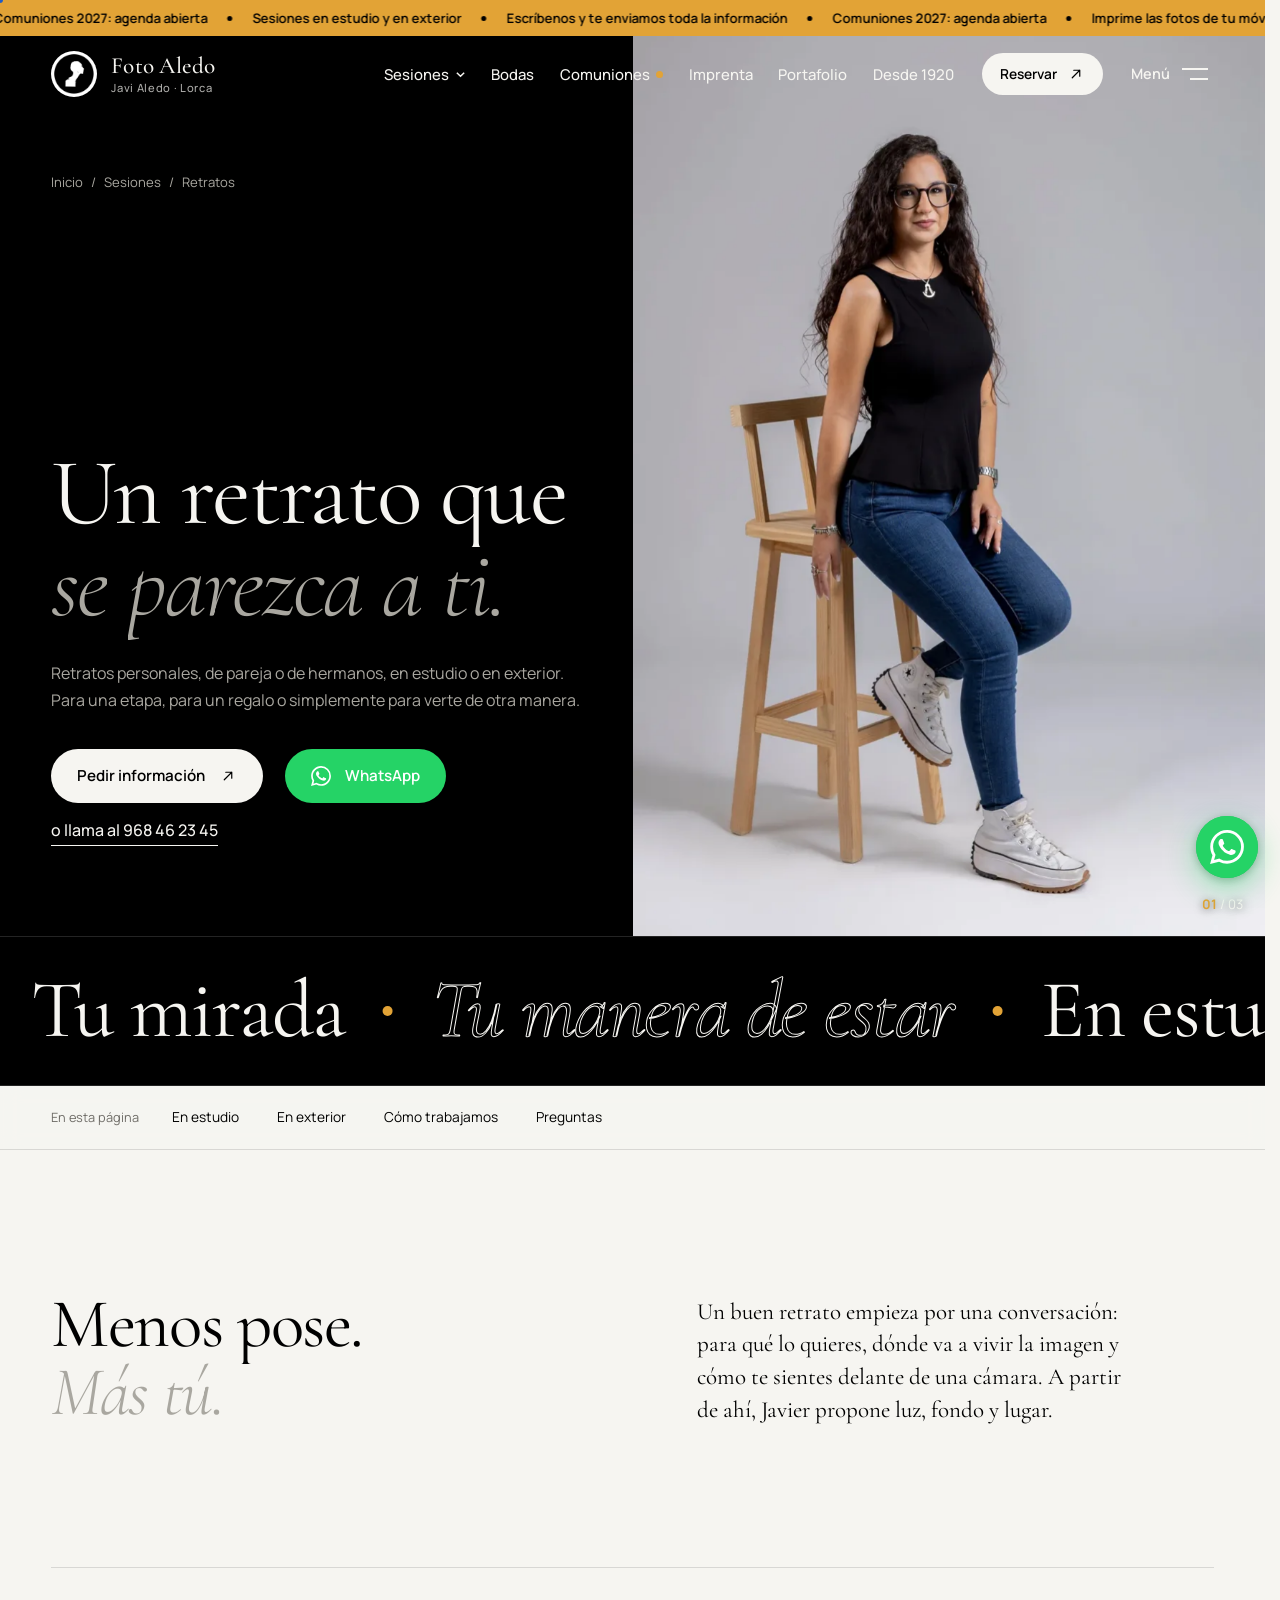
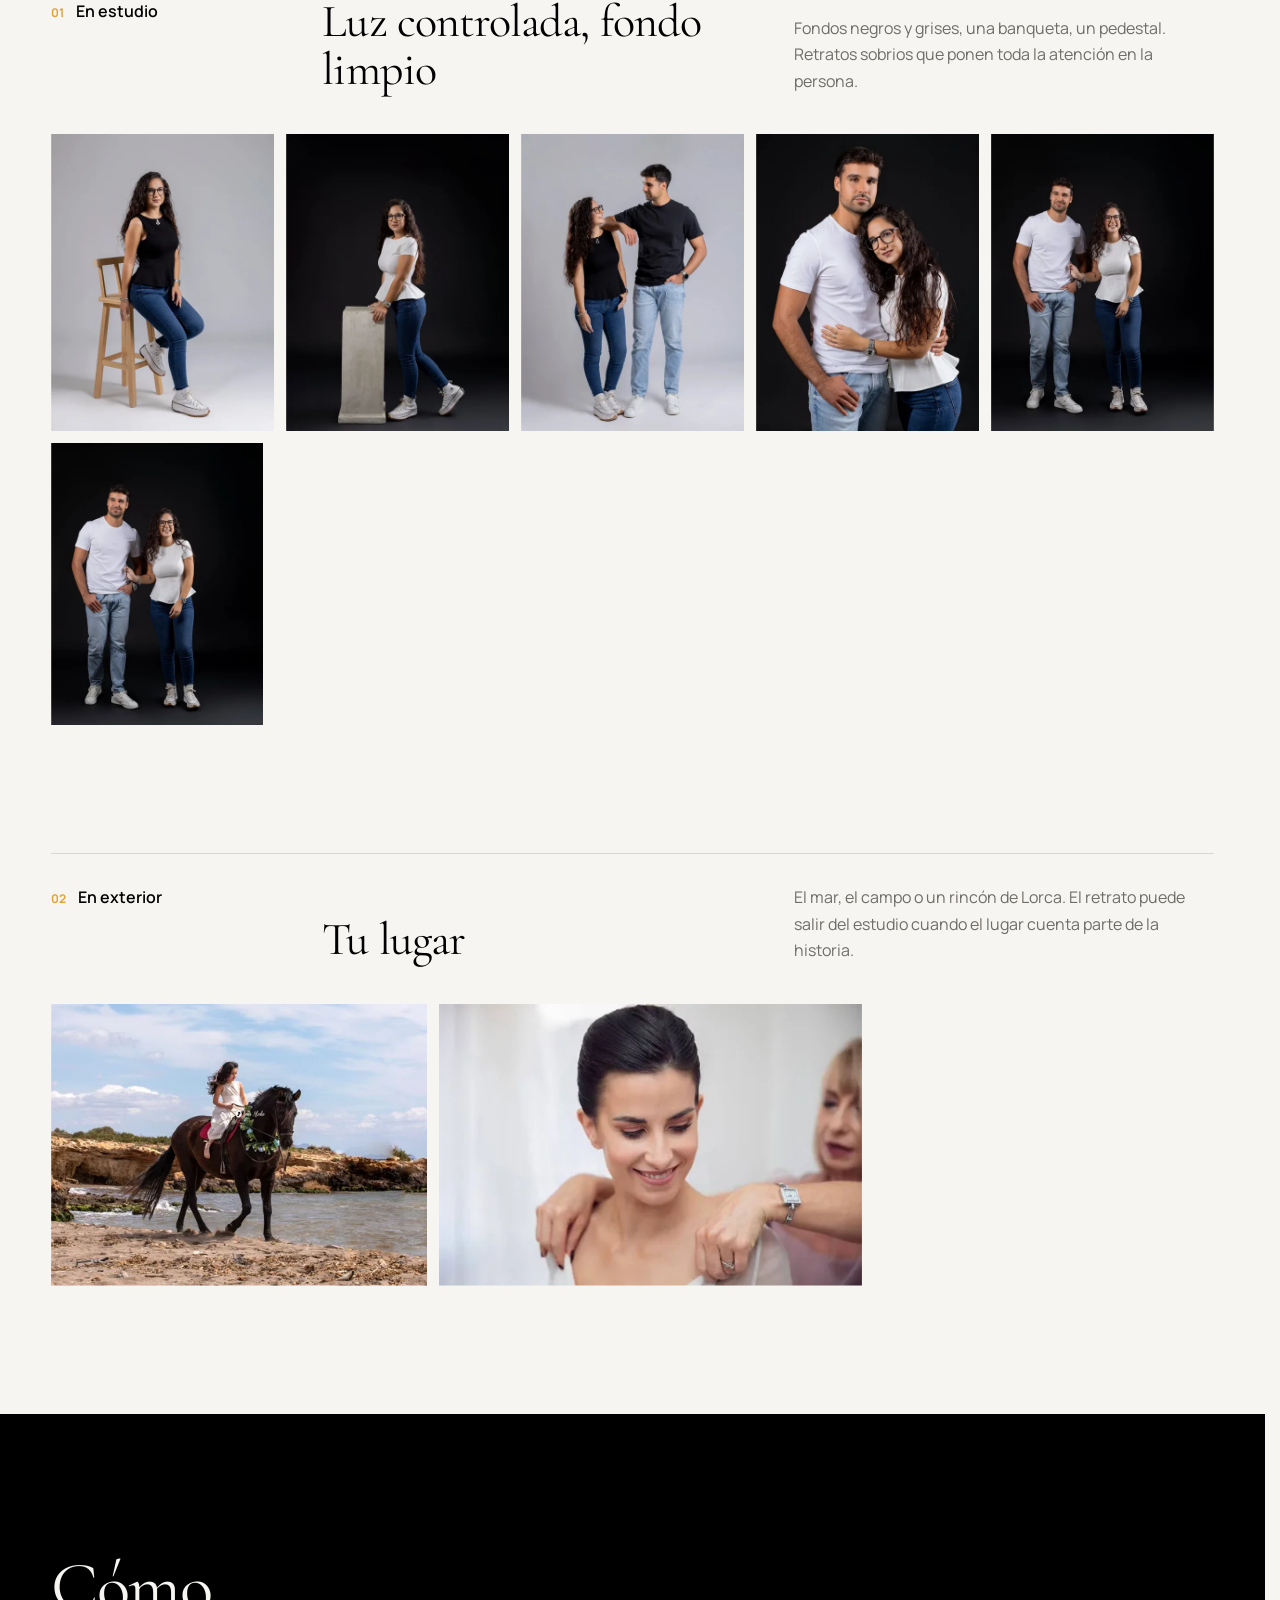
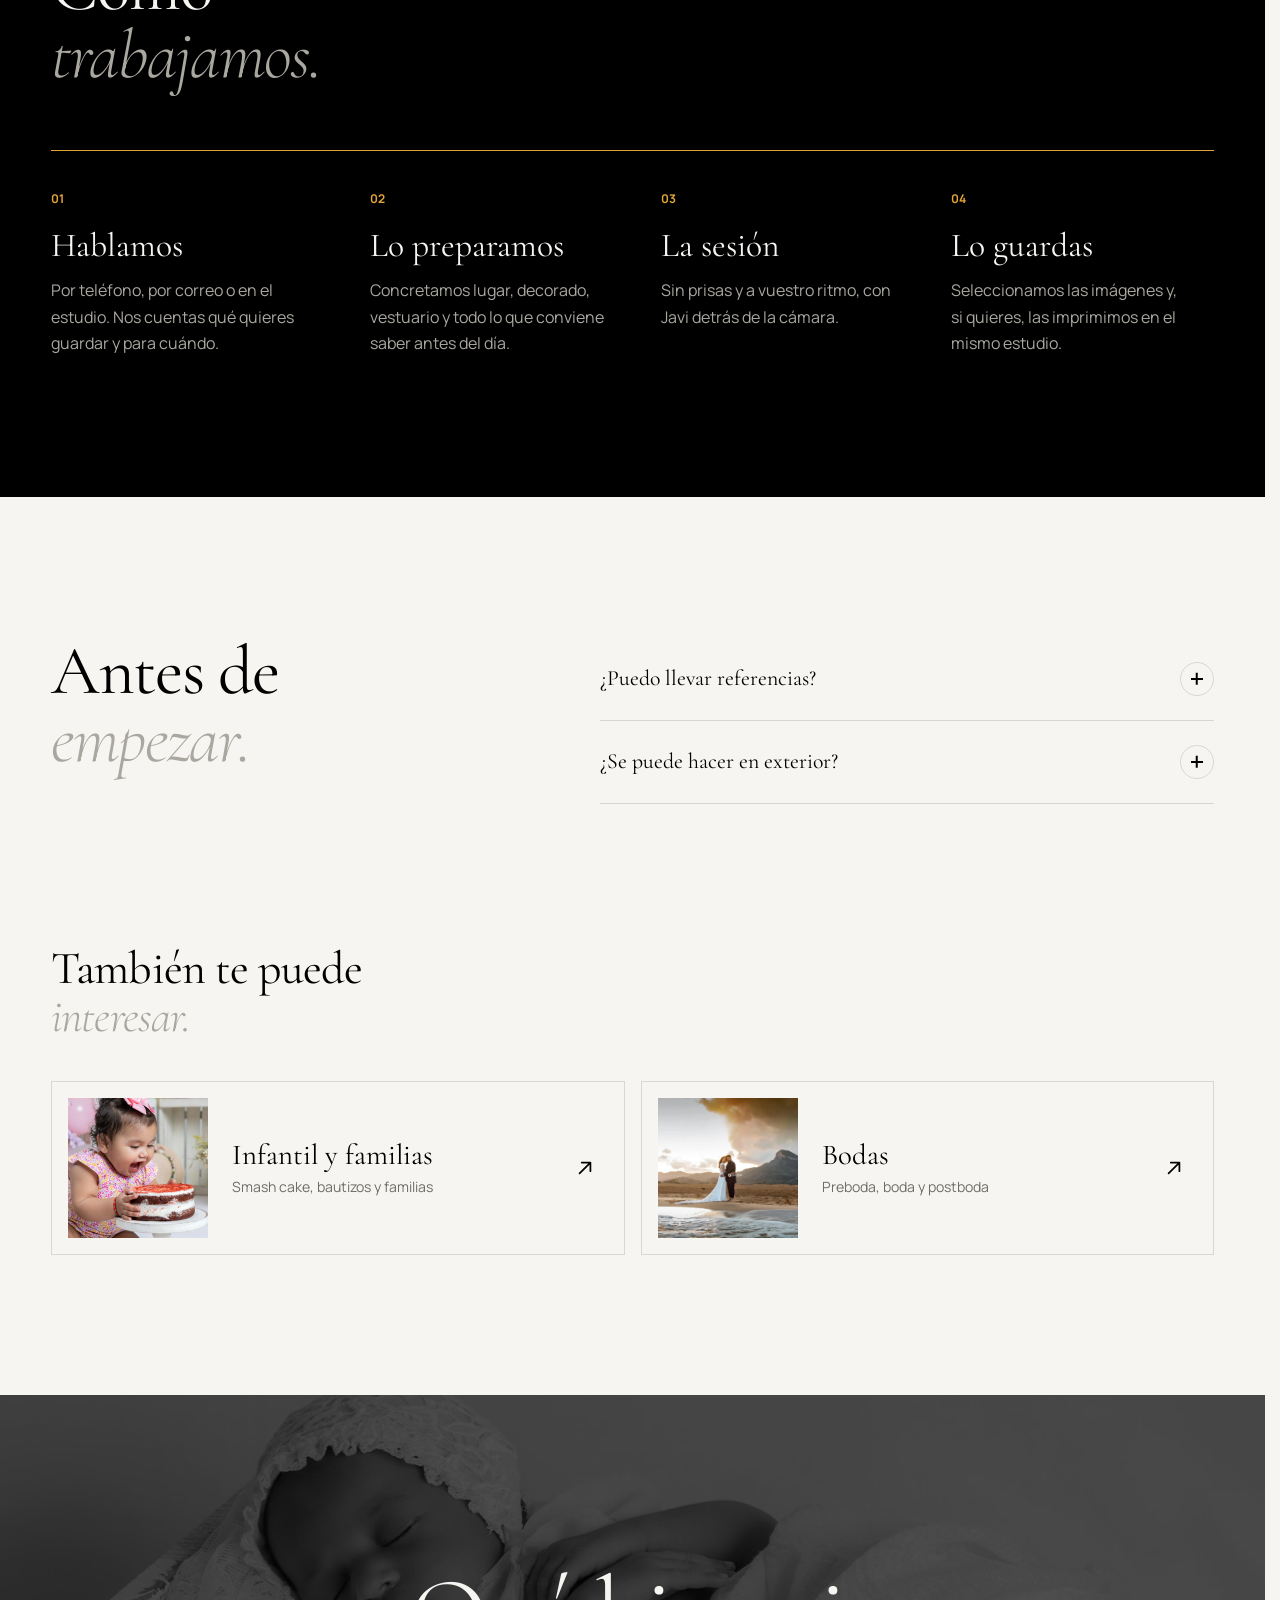
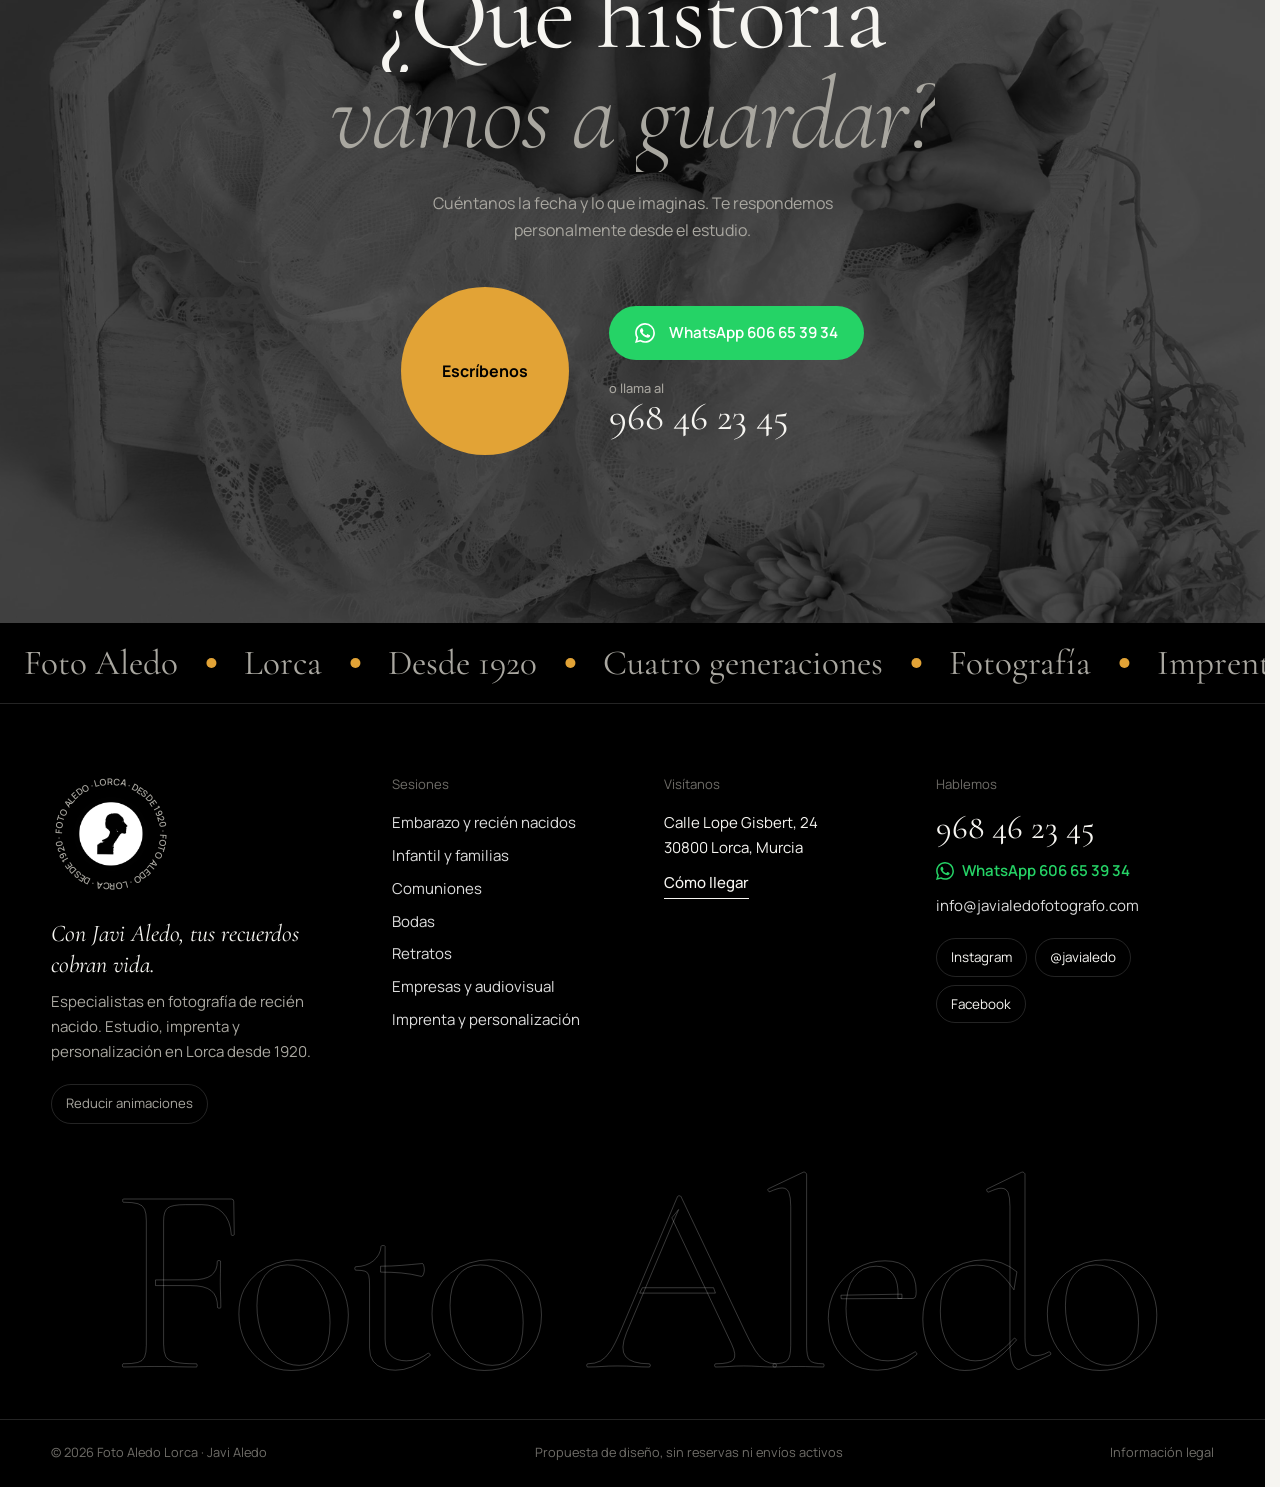
<file: retratos.html>
<!doctype html><html lang="es" class="no-js"><head><meta charset="utf-8"><meta name="viewport" content="width=device-width, initial-scale=1"><meta name="robots" content="noindex, nofollow, noarchive"><meta name="theme-color" content="#000000"><title>Retratos en Lorca | Foto Aledo Lorca</title><meta name="description" content="Retratos personales, de pareja o de hermanos, en estudio o en exterior. Para una etapa, para un regalo o simplemente para verte de otra manera."><link rel="canonical" href="https://sefiro888.github.io/foto-aledo-lorca/retratos.html"><meta property="og:site_name" content="Foto Aledo Lorca"><meta property="og:type" content="website"><meta property="og:locale" content="es_ES"><meta property="og:url" content="https://sefiro888.github.io/foto-aledo-lorca/retratos.html"><meta property="og:title" content="Retratos · Foto Aledo Lorca"><meta property="og:description" content="Retratos en estudio y en exterior en Lorca, con la mirada de Javi Aledo. WhatsApp 606 65 39 34."><meta property="og:image" content="https://sefiro888.github.io/foto-aledo-lorca/assets/share/retratos.jpg?v=3.0"><meta property="og:image:secure_url" content="https://sefiro888.github.io/foto-aledo-lorca/assets/share/retratos.jpg?v=3.0"><meta property="og:image:type" content="image/jpeg"><meta property="og:image:width" content="1200"><meta property="og:image:height" content="630"><meta property="og:image:alt" content="Foto Aledo, Lorca: Retratos. Estudio y exterior."><meta name="twitter:card" content="summary_large_image"><meta name="twitter:title" content="Retratos · Foto Aledo Lorca"><meta name="twitter:description" content="Retratos en estudio y en exterior en Lorca, con la mirada de Javi Aledo. WhatsApp 606 65 39 34."><meta name="twitter:image" content="https://sefiro888.github.io/foto-aledo-lorca/assets/share/retratos.jpg?v=3.0"><link rel="icon" href="assets/logo.webp"><link rel="apple-touch-icon" href="assets/share/icon-180.png"><link rel="stylesheet" href="assets/fonts/editorial.css"><link rel="stylesheet" href="assets/fonts/sans.css"><link rel="stylesheet" href="styles.css?v=3.0"><script>(function(d){d.classList.replace("no-js","js");try{if(localStorage.getItem("fa-motion")==="reduce"){d.classList.add("reduce");return}if(matchMedia("(prefers-reduced-motion: reduce)").matches)return;if(sessionStorage.getItem("fa-shutter")==="1")d.classList.add("is-entering");}catch(e){}})(document.documentElement)</script><script src="config.js" defer></script><script src="app.js?v=3.0" defer></script></head><body data-page="retratos" data-theme="dark"><a class="skip" href="#contenido">Saltar al contenido</a><div class="progress" aria-hidden="true"><span></span></div><a class="announce" href="comuniones.html"><div class="marquee announce-marquee" data-marquee data-speed="0.6" aria-hidden="true"><div class="marquee-track"><div class="marquee-set"><span>Comuniones 2027: agenda abierta</span><i aria-hidden="true"></i><span>Sesiones en estudio y en exterior</span><i aria-hidden="true"></i><span>Escríbenos y te enviamos toda la información</span><i aria-hidden="true"></i><span>Comuniones 2027: agenda abierta</span><i aria-hidden="true"></i><span>Imprime las fotos de tu móvil al instante</span><i aria-hidden="true"></i></div><div class="marquee-set"><span>Comuniones 2027: agenda abierta</span><i aria-hidden="true"></i><span>Sesiones en estudio y en exterior</span><i aria-hidden="true"></i><span>Escríbenos y te enviamos toda la información</span><i aria-hidden="true"></i><span>Comuniones 2027: agenda abierta</span><i aria-hidden="true"></i><span>Imprime las fotos de tu móvil al instante</span><i aria-hidden="true"></i></div></div></div><span class="sr-only">Comuniones 2027: agenda abierta. Ver información.</span></a><header class="header" data-header><div class="header-inner"><a class="brand" href="index.html" aria-label="Foto Aledo, inicio"><span class="logo-ring" aria-hidden="true"><svg viewBox="0 0 100 100"><defs><path id="ringh" d="M50,50 m-41,0 a41,41 0 1,1 82,0 a41,41 0 1,1 -82,0"/></defs><text><textPath href="#ringh" textLength="256" lengthAdjust="spacing">Foto Aledo · Lorca · desde 1920 · Foto Aledo · Lorca · desde 1920 ·</textPath></text></svg></span><img src="assets/logo.webp" alt="" width="46" height="46"><span class="brand-word">Foto Aledo<small>Javi Aledo · Lorca</small></span></a><nav class="nav" aria-label="Principal"><ul><li class="has-mega"><button type="button" class="nav-btn" aria-expanded="false" aria-controls="mega" data-mega-toggle>Sesiones<svg viewBox="0 0 12 12" aria-hidden="true"><path d="M2 4l4 4 4-4"/></svg></button><div class="mega" id="mega" data-mega><div class="mega-inner"><div class="mega-col"><p class="mega-label">Sesiones y servicios</p><ul class="mega-list"><li><a href="embarazo-recien-nacidos.html" data-preview="951"><span class="mega-name">Embarazo y newborn</span><span class="mega-short">Nuestra especialidad</span></a></li><li><a href="infantil-familias.html" data-preview="1056"><span class="mega-name">Infantil y familias</span><span class="mega-short">Smash cake, bautizos y familias</span></a></li><li><a href="comuniones.html" data-preview="960"><span class="mega-name">Comuniones 2027</span><span class="mega-short">Agenda 2027 abierta</span><span class="badge">2027</span></a></li><li><a href="bodas.html" data-preview="1003"><span class="mega-name">Bodas y preboda</span><span class="mega-short">Preboda, boda y postboda</span></a></li><li><a href="retratos.html" data-preview="602" aria-current="page"><span class="mega-name">Retratos</span><span class="mega-short">Estudio y exterior</span></a></li><li><a href="empresas-audiovisual.html" data-preview="996"><span class="mega-name">Empresas, vídeo y dron</span><span class="mega-short">Eventos, producto, vídeo y dron</span></a></li><li><a href="impresion-personalizacion.html" data-preview="978"><span class="mega-name">Imprenta y personalización</span><span class="mega-short">Del móvil al papel, y con su nombre</span></a></li></ul></div><div class="mega-preview" aria-hidden="true"><span class="mega-img" data-for="951"><img src="assets/951.webp" alt="" width="476" height="597" loading="lazy" decoding="async"></span><span class="mega-img" data-for="1056"><img src="assets/1056.webp" srcset="assets/1056-480.webp 480w, assets/1056-960.webp 960w, assets/1056.webp 2000w" sizes="420px" alt="" width="2000" height="2000" loading="lazy" decoding="async"></span><span class="mega-img" data-for="960"><img src="assets/960.webp" srcset="assets/960-480.webp 480w, assets/960.webp 720w" sizes="420px" alt="" width="720" height="1280" loading="lazy" decoding="async"></span><span class="mega-img" data-for="1003"><img src="assets/1003.webp" srcset="assets/1003-480.webp 480w, assets/1003-960.webp 960w, assets/1003.webp 1440w" sizes="420px" alt="" width="1440" height="1040" loading="lazy" decoding="async"></span><span class="mega-img" data-for="602"><img src="assets/602.webp" srcset="assets/602-480.webp 480w, assets/602-960.webp 960w, assets/602.webp 1441w" sizes="420px" alt="" width="1441" height="1920" loading="lazy" decoding="async"></span><span class="mega-img" data-for="996"><img src="assets/996.webp" srcset="assets/996-480.webp 480w, assets/996-960.webp 960w, assets/996.webp 2400w" sizes="420px" alt="" width="2400" height="1350" loading="lazy" decoding="async"></span><span class="mega-img" data-for="978"><img src="assets/978.webp" srcset="assets/978-480.webp 480w, assets/978.webp 720w" sizes="420px" alt="" width="720" height="1280" loading="lazy" decoding="async"></span><span class="mega-caption">Elige una sesión</span></div><div class="mega-aside"><p class="mega-label">¿No sabes cuál?</p><p>Cuéntanos qué quieres guardar y te orientamos.</p><a class="mega-phone" href="tel:+34968462345" data-phone>968 46 23 45</a><a class="btn btn-wa btn-small" href="https://wa.me/34606653934?text=Hola%20Javi%2C%20he%20visto%20la%20web%20de%20Foto%20Aledo%20y%20me%20gustar%C3%ADa%20pedir%20informaci%C3%B3n." target="_blank" rel="noopener" data-wa="index"><svg class="wa-ico" viewBox="0 0 24 24" aria-hidden="true"><path fill="currentColor" d="M17.472 14.382c-.297-.149-1.758-.867-2.03-.967-.273-.099-.471-.148-.67.15-.197.297-.767.966-.94 1.164-.173.199-.347.223-.644.075-.297-.15-1.255-.463-2.39-1.475-.883-.788-1.48-1.761-1.653-2.059-.173-.297-.018-.458.13-.606.134-.133.298-.347.446-.52.149-.174.198-.298.298-.497.099-.198.05-.371-.025-.52-.075-.149-.669-1.612-.916-2.207-.242-.579-.487-.5-.669-.51-.173-.008-.371-.01-.57-.01-.198 0-.52.074-.792.372-.272.297-1.04 1.016-1.04 2.479 0 1.462 1.065 2.875 1.213 3.074.149.198 2.096 3.2 5.077 4.487.709.306 1.262.489 1.694.625.712.227 1.36.195 1.871.118.571-.085 1.758-.719 2.006-1.413.248-.694.248-1.289.173-1.413-.074-.124-.272-.198-.57-.347m-5.421 7.403h-.004a9.87 9.87 0 0 1-5.031-1.378l-.361-.214-3.741.982.998-3.648-.235-.374a9.86 9.86 0 0 1-1.51-5.26c.001-5.45 4.436-9.884 9.888-9.884 2.64 0 5.122 1.03 6.988 2.898a9.825 9.825 0 0 1 2.893 6.994c-.003 5.45-4.437 9.884-9.885 9.884m8.413-18.297A11.815 11.815 0 0 0 12.05 0C5.495 0 .16 5.335.157 11.892c0 2.096.547 4.142 1.588 5.945L.057 24l6.305-1.654a11.882 11.882 0 0 0 5.683 1.448h.005c6.554 0 11.89-5.335 11.893-11.893a11.821 11.821 0 0 0-3.48-8.413Z"/></svg><span>WhatsApp 606 65 39 34</span></a><a class="link" href="contacto.html">Escribir al estudio</a><a class="mega-all" href="portfolio.html">Ver todo el portafolio <svg class="ico" viewBox="0 0 24 24" aria-hidden="true"><path d="M7 17 17 7M9 7h8v8"/></svg></a></div></div></div></li><li><a href="bodas.html">Bodas</a></li><li><a href="comuniones.html">Comuniones <span class="dot" aria-label="agenda 2027 abierta"></span></a></li><li><a href="impresion-personalizacion.html">Imprenta</a></li><li><a href="portfolio.html">Portafolio</a></li><li><a href="historia.html">Desde 1920</a></li></ul></nav><div class="header-actions"><a class="btn btn-small" href="contacto.html" data-magnetic><span>Reservar</span><svg class="ico" viewBox="0 0 24 24" aria-hidden="true"><path d="M7 17 17 7M9 7h8v8"/></svg></a><button type="button" class="burger" aria-expanded="false" aria-controls="overlay" data-menu-toggle><span class="burger-label">Menú</span><span class="burger-lines" aria-hidden="true"><i></i><i></i></span></button></div></div></header><div class="overlay" id="overlay" data-overlay hidden><div class="ov-grid"><nav class="ov-nav" aria-label="Menú completo"><ul><li style="--i:0"><a href="index.html" data-preview="220"><span class="ov-num">01</span><span class="ov-text">Inicio</span></a></li><li style="--i:1"><a href="bodas.html" data-preview="500"><span class="ov-num">02</span><span class="ov-text">Bodas</span></a></li><li style="--i:2"><a href="comuniones.html" data-preview="960"><span class="ov-num">03</span><span class="ov-text">Comuniones 2027</span></a></li><li style="--i:3"><a href="embarazo-recien-nacidos.html" data-preview="951"><span class="ov-num">04</span><span class="ov-text">Embarazo y recién nacidos</span></a></li><li style="--i:4"><a href="infantil-familias.html" data-preview="954"><span class="ov-num">05</span><span class="ov-text">Infantil y familias</span></a></li><li style="--i:5"><a href="retratos.html" data-preview="602" aria-current="page"><span class="ov-num">06</span><span class="ov-text">Retratos</span></a></li><li style="--i:6"><a href="impresion-personalizacion.html" data-preview="978"><span class="ov-num">07</span><span class="ov-text">Imprenta y personalización</span></a></li><li style="--i:7"><a href="empresas-audiovisual.html" data-preview="801"><span class="ov-num">08</span><span class="ov-text">Empresas, vídeo y dron</span></a></li><li style="--i:8"><a href="portfolio.html" data-preview="507"><span class="ov-num">09</span><span class="ov-text">Portafolio</span></a></li><li style="--i:9"><a href="historia.html" data-preview="701"><span class="ov-num">10</span><span class="ov-text">Desde 1920</span></a></li><li style="--i:10"><a href="contacto.html" data-preview="950"><span class="ov-num">11</span><span class="ov-text">Contacto</span></a></li></ul></nav><div class="ov-visual" aria-hidden="true"><span class="ov-img" data-for="220"><img src="assets/220.webp" srcset="assets/220-480.webp 480w, assets/220-960.webp 960w, assets/220.webp 1920w" sizes="40vw" alt="" width="1920" height="1920" loading="lazy" decoding="async"></span><span class="ov-img" data-for="500"><img src="assets/500.webp" srcset="assets/500-480.webp 480w, assets/500-960.webp 960w, assets/500.webp 1920w" sizes="40vw" alt="" width="1920" height="1280" loading="lazy" decoding="async"></span><span class="ov-img" data-for="960"><img src="assets/960.webp" srcset="assets/960-480.webp 480w, assets/960.webp 720w" sizes="40vw" alt="" width="720" height="1280" loading="lazy" decoding="async"></span><span class="ov-img" data-for="951"><img src="assets/951.webp" alt="" width="476" height="597" loading="lazy" decoding="async"></span><span class="ov-img" data-for="954"><img src="assets/954.webp" srcset="assets/954-480.webp 480w, assets/954.webp 640w" sizes="40vw" alt="" width="640" height="528" loading="lazy" decoding="async"></span><span class="ov-img" data-for="602"><img src="assets/602.webp" srcset="assets/602-480.webp 480w, assets/602-960.webp 960w, assets/602.webp 1441w" sizes="40vw" alt="" width="1441" height="1920" loading="lazy" decoding="async"></span><span class="ov-img" data-for="978"><img src="assets/978.webp" srcset="assets/978-480.webp 480w, assets/978.webp 720w" sizes="40vw" alt="" width="720" height="1280" loading="lazy" decoding="async"></span><span class="ov-img" data-for="801"><img src="assets/801.webp" alt="" width="1920" height="1280" loading="lazy" decoding="async"></span><span class="ov-img" data-for="507"><img src="assets/507.webp" srcset="assets/507-480.webp 480w, assets/507.webp 960w" sizes="40vw" alt="" width="960" height="640" loading="lazy" decoding="async"></span><span class="ov-img" data-for="701"><img src="assets/701.webp" srcset="assets/701-480.webp 480w, assets/701-960.webp 960w, assets/701.webp 1080w" sizes="40vw" alt="" width="1080" height="1920" loading="lazy" decoding="async"></span><span class="ov-img" data-for="950"><img src="assets/950.webp" alt="" width="480" height="640" loading="lazy" decoding="async"></span></div><div class="ov-foot"><div><p class="mega-label">Estudio</p><p>Calle Lope Gisbert, 24 · 30800 Lorca, Murcia</p><a class="link" href="https://www.google.com/maps/search/?api=1&query=Foto+Aledo+Calle+Lope+Gisbert+24+Lorca" target="_blank" rel="noopener">Cómo llegar</a></div><div><p class="mega-label">Llámanos o escríbenos</p><a class="ov-big" href="tel:+34968462345" data-phone>968 46 23 45</a><a class="btn btn-wa btn-small" href="https://wa.me/34606653934?text=Hola%20Javi%2C%20he%20visto%20la%20web%20de%20Foto%20Aledo%20y%20me%20gustar%C3%ADa%20pedir%20informaci%C3%B3n." target="_blank" rel="noopener" data-wa="index"><svg class="wa-ico" viewBox="0 0 24 24" aria-hidden="true"><path fill="currentColor" d="M17.472 14.382c-.297-.149-1.758-.867-2.03-.967-.273-.099-.471-.148-.67.15-.197.297-.767.966-.94 1.164-.173.199-.347.223-.644.075-.297-.15-1.255-.463-2.39-1.475-.883-.788-1.48-1.761-1.653-2.059-.173-.297-.018-.458.13-.606.134-.133.298-.347.446-.52.149-.174.198-.298.298-.497.099-.198.05-.371-.025-.52-.075-.149-.669-1.612-.916-2.207-.242-.579-.487-.5-.669-.51-.173-.008-.371-.01-.57-.01-.198 0-.52.074-.792.372-.272.297-1.04 1.016-1.04 2.479 0 1.462 1.065 2.875 1.213 3.074.149.198 2.096 3.2 5.077 4.487.709.306 1.262.489 1.694.625.712.227 1.36.195 1.871.118.571-.085 1.758-.719 2.006-1.413.248-.694.248-1.289.173-1.413-.074-.124-.272-.198-.57-.347m-5.421 7.403h-.004a9.87 9.87 0 0 1-5.031-1.378l-.361-.214-3.741.982.998-3.648-.235-.374a9.86 9.86 0 0 1-1.51-5.26c.001-5.45 4.436-9.884 9.888-9.884 2.64 0 5.122 1.03 6.988 2.898a9.825 9.825 0 0 1 2.893 6.994c-.003 5.45-4.437 9.884-9.885 9.884m8.413-18.297A11.815 11.815 0 0 0 12.05 0C5.495 0 .16 5.335.157 11.892c0 2.096.547 4.142 1.588 5.945L.057 24l6.305-1.654a11.882 11.882 0 0 0 5.683 1.448h.005c6.554 0 11.89-5.335 11.893-11.893a11.821 11.821 0 0 0-3.48-8.413Z"/></svg><span>WhatsApp 606 65 39 34</span></a></div><div><p class="mega-label">Síguenos</p><a class="link" href="https://www.instagram.com/fotoaledo/" target="_blank" rel="noopener">Instagram @fotoaledo</a><a class="link" href="https://www.facebook.com/FotoAledoLorca/" target="_blank" rel="noopener">Facebook</a></div></div></div></div><main id="contenido"><section class="s-hero" data-theme="dark"><div class="s-hero-copy"><nav class="crumbs" aria-label="Ruta"><a href="index.html">Inicio</a><span aria-hidden="true">/</span><a href="index.html#sesiones">Sesiones</a><span aria-hidden="true">/</span><span aria-current="page">Retratos</span></nav><h1 class="h-hero" data-split>Un retrato que <em>se parezca a ti.</em></h1><p class="s-lead">Retratos personales, de pareja o de hermanos, en estudio o en exterior. Para una etapa, para un regalo o simplemente para verte de otra manera.</p><div class="hero-actions"><a class="btn" href="contacto.html?servicio=retratos" data-magnetic><span>Pedir información</span><svg class="ico" viewBox="0 0 24 24" aria-hidden="true"><path d="M7 17 17 7M9 7h8v8"/></svg></a><a class="btn btn-wa" href="https://wa.me/34606653934?text=Hola%20Javi%2C%20me%20gustar%C3%ADa%20informaci%C3%B3n%20sobre%20una%20sesi%C3%B3n%20de%20retrato." target="_blank" rel="noopener" data-wa="retratos"><svg class="wa-ico" viewBox="0 0 24 24" aria-hidden="true"><path fill="currentColor" d="M17.472 14.382c-.297-.149-1.758-.867-2.03-.967-.273-.099-.471-.148-.67.15-.197.297-.767.966-.94 1.164-.173.199-.347.223-.644.075-.297-.15-1.255-.463-2.39-1.475-.883-.788-1.48-1.761-1.653-2.059-.173-.297-.018-.458.13-.606.134-.133.298-.347.446-.52.149-.174.198-.298.298-.497.099-.198.05-.371-.025-.52-.075-.149-.669-1.612-.916-2.207-.242-.579-.487-.5-.669-.51-.173-.008-.371-.01-.57-.01-.198 0-.52.074-.792.372-.272.297-1.04 1.016-1.04 2.479 0 1.462 1.065 2.875 1.213 3.074.149.198 2.096 3.2 5.077 4.487.709.306 1.262.489 1.694.625.712.227 1.36.195 1.871.118.571-.085 1.758-.719 2.006-1.413.248-.694.248-1.289.173-1.413-.074-.124-.272-.198-.57-.347m-5.421 7.403h-.004a9.87 9.87 0 0 1-5.031-1.378l-.361-.214-3.741.982.998-3.648-.235-.374a9.86 9.86 0 0 1-1.51-5.26c.001-5.45 4.436-9.884 9.888-9.884 2.64 0 5.122 1.03 6.988 2.898a9.825 9.825 0 0 1 2.893 6.994c-.003 5.45-4.437 9.884-9.885 9.884m8.413-18.297A11.815 11.815 0 0 0 12.05 0C5.495 0 .16 5.335.157 11.892c0 2.096.547 4.142 1.588 5.945L.057 24l6.305-1.654a11.882 11.882 0 0 0 5.683 1.448h.005c6.554 0 11.89-5.335 11.893-11.893a11.821 11.821 0 0 0-3.48-8.413Z"/></svg><span>WhatsApp</span></a><a class="link" href="tel:+34968462345" data-phone>o llama al 968 46 23 45</a></div></div><div class="s-hero-media" data-mini-slides><div class="sh-slide is-active"><img src="assets/602.webp" srcset="assets/602-480.webp 480w, assets/602-960.webp 960w, assets/602.webp 1441w" sizes="(max-width: 900px) 100vw, 55vw" alt="Joven sentada en una banqueta en el estudio" width="1441" height="1920" fetchpriority="high" decoding="async"></div><div class="sh-slide"><img src="assets/135.webp" srcset="assets/135-480.webp 480w, assets/135-960.webp 960w, assets/135.webp 1772w" sizes="(max-width: 900px) 100vw, 55vw" alt="Joven a caballo junto al mar" width="1772" height="1329" loading="lazy" decoding="async"></div><div class="sh-slide"><img src="assets/605.webp" srcset="assets/605-480.webp 480w, assets/605-960.webp 960w, assets/605.webp 1441w" sizes="(max-width: 900px) 100vw, 55vw" alt="Joven apoyada en un pedestal en el estudio" width="1441" height="1920" loading="lazy" decoding="async"></div><span class="sh-count" aria-hidden="true"><b>01</b> / 03</span></div></section><div class="marquee big-marquee" data-marquee data-speed="1" aria-hidden="true"><div class="marquee-track"><div class="marquee-set"><span>Tu mirada</span><i aria-hidden="true"></i><span>Tu manera de estar</span><i aria-hidden="true"></i><span>En estudio</span><i aria-hidden="true"></i><span>En exterior</span><i aria-hidden="true"></i><span>En pareja</span><i aria-hidden="true"></i><span>Hermanos</span><i aria-hidden="true"></i></div><div class="marquee-set"><span>Tu mirada</span><i aria-hidden="true"></i><span>Tu manera de estar</span><i aria-hidden="true"></i><span>En estudio</span><i aria-hidden="true"></i><span>En exterior</span><i aria-hidden="true"></i><span>En pareja</span><i aria-hidden="true"></i><span>Hermanos</span><i aria-hidden="true"></i></div></div></div><nav class="chapters-nav" aria-label="En esta página"><div class="wrap"><span>En esta página</span><a href="#cap-1">En estudio</a><a href="#cap-2">En exterior</a><a href="#proceso">Cómo trabajamos</a><a href="#preguntas">Preguntas</a></div></nav><section class="s-intro wrap"><h2 class="h-xl" data-split>Menos pose. <em>Más tú.</em></h2><p class="lead-p">Un buen retrato empieza por una conversación: para qué lo quieres, dónde va a vivir la imagen y cómo te sientes delante de una cámara. A partir de ahí, Javier propone luz, fondo y lugar.</p></section><section class="chapter wrap" id="cap-1"><div class="ch-head"><p class="ch-tag"><b>01</b>En estudio</p><h2 class="h-lg">Luz controlada, fondo limpio</h2><p>Fondos negros y grises, una banqueta, un pedestal. Retratos sobrios que ponen toda la atención en la persona.</p></div><div class="masonry"><div class="jg-item" style="--ar:0.751"><button type="button" class="shot tall" data-full="assets/602.webp" data-caption="En estudio · Retratos" aria-label="Ampliar fotografía: En estudio · Retratos"><span class="shot-frame"><img src="assets/602.webp" srcset="assets/602-480.webp 480w, assets/602-960.webp 960w, assets/602.webp 1441w" sizes="(max-width: 760px) 60vw, 33vw" alt="Joven sentada en una banqueta en el estudio" width="1441" height="1920" loading="lazy" decoding="async"></span></button></div><div class="jg-item" style="--ar:0.751"><button type="button" class="shot tall" data-full="assets/605.webp" data-caption="En estudio · Retratos" aria-label="Ampliar fotografía: En estudio · Retratos"><span class="shot-frame"><img src="assets/605.webp" srcset="assets/605-480.webp 480w, assets/605-960.webp 960w, assets/605.webp 1441w" sizes="(max-width: 760px) 60vw, 33vw" alt="Joven apoyada en un pedestal en el estudio" width="1441" height="1920" loading="lazy" decoding="async"></span></button></div><div class="jg-item" style="--ar:0.751"><button type="button" class="shot tall" data-full="assets/604.webp" data-caption="En estudio · Retratos" aria-label="Ampliar fotografía: En estudio · Retratos"><span class="shot-frame"><img src="assets/604.webp" srcset="assets/604-480.webp 480w, assets/604-960.webp 960w, assets/604.webp 1441w" sizes="(max-width: 760px) 60vw, 33vw" alt="Pareja de jóvenes sobre fondo gris" width="1441" height="1920" loading="lazy" decoding="async"></span></button></div><div class="jg-item" style="--ar:0.751"><button type="button" class="shot tall" data-full="assets/603.webp" data-caption="En estudio · Retratos" aria-label="Ampliar fotografía: En estudio · Retratos"><span class="shot-frame"><img src="assets/603.webp" srcset="assets/603-480.webp 480w, assets/603-960.webp 960w, assets/603.webp 1441w" sizes="(max-width: 760px) 60vw, 33vw" alt="Dos hermanos abrazados sobre fondo negro" width="1441" height="1920" loading="lazy" decoding="async"></span></button></div><div class="jg-item" style="--ar:0.750"><button type="button" class="shot tall" data-full="assets/950.webp" data-caption="En estudio · Retratos" aria-label="Ampliar fotografía: En estudio · Retratos"><span class="shot-frame"><img src="assets/950.webp" alt="Pareja posando en el estudio sobre fondo negro" width="480" height="640" loading="lazy" decoding="async"></span></button></div><div class="jg-item" style="--ar:0.751"><button type="button" class="shot tall" data-full="assets/600.webp" data-caption="En estudio · Retratos" aria-label="Ampliar fotografía: En estudio · Retratos"><span class="shot-frame"><img src="assets/600.webp" srcset="assets/600-480.webp 480w, assets/600-960.webp 960w, assets/600.webp 1441w" sizes="(max-width: 760px) 60vw, 33vw" alt="Dos hermanos en el estudio sobre fondo negro" width="1441" height="1920" loading="lazy" decoding="async"></span></button></div></div></section><section class="chapter wrap" id="cap-2"><div class="ch-head"><p class="ch-tag"><b>02</b>En exterior</p><h2 class="h-lg">Tu lugar</h2><p>El mar, el campo o un rincón de Lorca. El retrato puede salir del estudio cuando el lugar cuenta parte de la historia.</p></div><div class="masonry"><div class="jg-item" style="--ar:1.333"><button type="button" class="shot wide" data-full="assets/135.webp" data-caption="En exterior · Retratos" aria-label="Ampliar fotografía: En exterior · Retratos"><span class="shot-frame"><img src="assets/135.webp" srcset="assets/135-480.webp 480w, assets/135-960.webp 960w, assets/135.webp 1772w" sizes="(max-width: 760px) 60vw, 33vw" alt="Joven a caballo junto al mar" width="1772" height="1329" loading="lazy" decoding="async"></span></button></div><div class="jg-item" style="--ar:1.500"><button type="button" class="shot wide" data-full="assets/541.webp" data-caption="En exterior · Retratos" aria-label="Ampliar fotografía: En exterior · Retratos"><span class="shot-frame"><img src="assets/541.webp" srcset="assets/541-480.webp 480w, assets/541.webp 960w" sizes="(max-width: 760px) 60vw, 33vw" alt="La novia durante los preparativos" width="960" height="640" loading="lazy" decoding="async"></span></button></div></div></section><section class="process" id="proceso" data-theme="dark"><div class="wrap"><h2 class="h-xl">Cómo <em>trabajamos.</em></h2><ol class="steps" data-steps><li><b>01</b><h3>Hablamos</h3><p>Por teléfono, por correo o en el estudio. Nos cuentas qué quieres guardar y para cuándo.</p></li><li><b>02</b><h3>Lo preparamos</h3><p>Concretamos lugar, decorado, vestuario y todo lo que conviene saber antes del día.</p></li><li><b>03</b><h3>La sesión</h3><p>Sin prisas y a vuestro ritmo, con Javi detrás de la cámara.</p></li><li><b>04</b><h3>Lo guardas</h3><p>Seleccionamos las imágenes y, si quieres, las imprimimos en el mismo estudio.</p></li></ol></div></section><section class="faq wrap" id="preguntas"><h2 class="h-xl">Antes de <em>empezar.</em></h2><div class="faq-list"><details class="faq-item"><summary>¿Puedo llevar referencias?<span class="faq-icon" aria-hidden="true"></span></summary><div class="faq-body"><p>Sí. Comparte ideas y explica para qué usarás las fotografías; así Javier puede orientarte sobre luz, vestuario y lugar.</p></div></details><details class="faq-item"><summary>¿Se puede hacer en exterior?<span class="faq-icon" aria-hidden="true"></span></summary><div class="faq-body"><p>Sí, según la propuesta. Concreta el lugar y las condiciones antes de fijar la sesión.</p></div></details></div></section><section class="related wrap"><h2 class="h-lg">También te puede <em>interesar.</em></h2><div class="rel-grid"><a class="rel" href="infantil-familias.html"><span class="rel-img"><img src="assets/1056.webp" srcset="assets/1056-480.webp 480w, assets/1056-960.webp 960w, assets/1056.webp 2000w" sizes="(max-width: 760px) 90vw, 45vw" alt="Bebé comiendo su tarta en una sesión smash cake" width="2000" height="2000" loading="lazy" decoding="async"></span><span class="rel-name">Infantil y familias<small>Smash cake, bautizos y familias</small></span><svg class="ico" viewBox="0 0 24 24" aria-hidden="true"><path d="M7 17 17 7M9 7h8v8"/></svg></a><a class="rel" href="bodas.html"><span class="rel-img"><img src="assets/1003.webp" srcset="assets/1003-480.webp 480w, assets/1003-960.webp 960w, assets/1003.webp 1440w" sizes="(max-width: 760px) 90vw, 45vw" alt="Novios abrazados en la orilla al atardecer" width="1440" height="1040" loading="lazy" decoding="async"></span><span class="rel-name">Bodas<small>Preboda, boda y postboda</small></span><svg class="ico" viewBox="0 0 24 24" aria-hidden="true"><path d="M7 17 17 7M9 7h8v8"/></svg></a></div></section><section class="cta" data-cycle><div class="cta-bg" aria-hidden="true"><span class="cta-bg-img"><img src="assets/220.webp" srcset="assets/220-480.webp 480w, assets/220-960.webp 960w, assets/220.webp 1920w" sizes="100vw" alt="" width="1920" height="1920" loading="lazy" decoding="async"></span><span class="cta-bg-img"><img src="assets/960.webp" srcset="assets/960-480.webp 480w, assets/960.webp 720w" sizes="100vw" alt="" width="720" height="1280" loading="lazy" decoding="async"></span><span class="cta-bg-img"><img src="assets/500.webp" srcset="assets/500-480.webp 480w, assets/500-960.webp 960w, assets/500.webp 1920w" sizes="100vw" alt="" width="1920" height="1280" loading="lazy" decoding="async"></span><span class="cta-bg-img"><img src="assets/954.webp" srcset="assets/954-480.webp 480w, assets/954.webp 640w" sizes="100vw" alt="" width="640" height="528" loading="lazy" decoding="async"></span><span class="cta-bg-img"><img src="assets/211.webp" srcset="assets/211-480.webp 480w, assets/211-960.webp 960w, assets/211.webp 1920w" sizes="100vw" alt="" width="1920" height="1440" loading="lazy" decoding="async"></span></div><div class="cta-inner"><h2 class="cta-title" data-split>¿Qué historia <em>vamos a guardar?</em></h2><p>Cuéntanos la fecha y lo que imaginas. Te respondemos personalmente desde el estudio.</p><div class="cta-actions"><a class="cta-circle" href="contacto.html" data-magnetic><span>Escríbenos</span></a><div class="cta-alt"><a class="btn btn-wa" href="https://wa.me/34606653934?text=Hola%20Javi%2C%20me%20gustar%C3%ADa%20informaci%C3%B3n%20sobre%20una%20sesi%C3%B3n%20de%20retrato." target="_blank" rel="noopener" data-wa="retratos"><svg class="wa-ico" viewBox="0 0 24 24" aria-hidden="true"><path fill="currentColor" d="M17.472 14.382c-.297-.149-1.758-.867-2.03-.967-.273-.099-.471-.148-.67.15-.197.297-.767.966-.94 1.164-.173.199-.347.223-.644.075-.297-.15-1.255-.463-2.39-1.475-.883-.788-1.48-1.761-1.653-2.059-.173-.297-.018-.458.13-.606.134-.133.298-.347.446-.52.149-.174.198-.298.298-.497.099-.198.05-.371-.025-.52-.075-.149-.669-1.612-.916-2.207-.242-.579-.487-.5-.669-.51-.173-.008-.371-.01-.57-.01-.198 0-.52.074-.792.372-.272.297-1.04 1.016-1.04 2.479 0 1.462 1.065 2.875 1.213 3.074.149.198 2.096 3.2 5.077 4.487.709.306 1.262.489 1.694.625.712.227 1.36.195 1.871.118.571-.085 1.758-.719 2.006-1.413.248-.694.248-1.289.173-1.413-.074-.124-.272-.198-.57-.347m-5.421 7.403h-.004a9.87 9.87 0 0 1-5.031-1.378l-.361-.214-3.741.982.998-3.648-.235-.374a9.86 9.86 0 0 1-1.51-5.26c.001-5.45 4.436-9.884 9.888-9.884 2.64 0 5.122 1.03 6.988 2.898a9.825 9.825 0 0 1 2.893 6.994c-.003 5.45-4.437 9.884-9.885 9.884m8.413-18.297A11.815 11.815 0 0 0 12.05 0C5.495 0 .16 5.335.157 11.892c0 2.096.547 4.142 1.588 5.945L.057 24l6.305-1.654a11.882 11.882 0 0 0 5.683 1.448h.005c6.554 0 11.89-5.335 11.893-11.893a11.821 11.821 0 0 0-3.48-8.413Z"/></svg><span>WhatsApp 606 65 39 34</span></a><a class="cta-phone" href="tel:+34968462345" data-phone><small>o llama al</small>968 46 23 45</a></div></div></div></section></main><footer class="footer"><div class="marquee footer-marquee" data-marquee data-speed="0.5" aria-hidden="true"><div class="marquee-track"><div class="marquee-set"><span>Foto Aledo</span><i aria-hidden="true"></i><span>Lorca</span><i aria-hidden="true"></i><span>Desde 1920</span><i aria-hidden="true"></i><span>Cuatro generaciones</span><i aria-hidden="true"></i><span>Fotografía</span><i aria-hidden="true"></i><span>Imprenta</span><i aria-hidden="true"></i></div><div class="marquee-set"><span>Foto Aledo</span><i aria-hidden="true"></i><span>Lorca</span><i aria-hidden="true"></i><span>Desde 1920</span><i aria-hidden="true"></i><span>Cuatro generaciones</span><i aria-hidden="true"></i><span>Fotografía</span><i aria-hidden="true"></i><span>Imprenta</span><i aria-hidden="true"></i></div></div></div><div class="footer-grid"><div class="footer-brand"><span class="footer-logo"><span class="logo-ring" aria-hidden="true"><svg viewBox="0 0 100 100"><defs><path id="ringf" d="M50,50 m-41,0 a41,41 0 1,1 82,0 a41,41 0 1,1 -82,0"/></defs><text><textPath href="#ringf" textLength="256" lengthAdjust="spacing">Foto Aledo · Lorca · desde 1920 · Foto Aledo · Lorca · desde 1920 ·</textPath></text></svg></span><img src="assets/logo.webp" alt="" width="88" height="88" loading="lazy"></span><p class="f-motto">Con Javi Aledo, tus recuerdos cobran vida.</p><p>Especialistas en fotografía de recién nacido. Estudio, imprenta y personalización en Lorca desde 1920.</p><button type="button" class="motion-toggle" data-motion-toggle aria-pressed="false">Reducir animaciones</button></div><div><p class="f-label">Sesiones</p><ul><li><a href="embarazo-recien-nacidos.html">Embarazo y recién nacidos</a></li><li><a href="infantil-familias.html">Infantil y familias</a></li><li><a href="comuniones.html">Comuniones</a></li><li><a href="bodas.html">Bodas</a></li><li><a href="retratos.html">Retratos</a></li><li><a href="empresas-audiovisual.html">Empresas y audiovisual</a></li><li><a href="impresion-personalizacion.html">Imprenta y personalización</a></li></ul></div><div><p class="f-label">Visítanos</p><p>Calle Lope Gisbert, 24<br>30800 Lorca, Murcia</p><a class="link" href="https://www.google.com/maps/search/?api=1&query=Foto+Aledo+Calle+Lope+Gisbert+24+Lorca" target="_blank" rel="noopener">Cómo llegar</a></div><div><p class="f-label">Hablemos</p><a class="f-big" href="tel:+34968462345" data-phone>968 46 23 45</a><a class="f-wa" href="https://wa.me/34606653934?text=Hola%20Javi%2C%20me%20gustar%C3%ADa%20informaci%C3%B3n%20sobre%20una%20sesi%C3%B3n%20de%20retrato." target="_blank" rel="noopener" data-wa="retratos"><svg class="wa-ico" viewBox="0 0 24 24" aria-hidden="true"><path fill="currentColor" d="M17.472 14.382c-.297-.149-1.758-.867-2.03-.967-.273-.099-.471-.148-.67.15-.197.297-.767.966-.94 1.164-.173.199-.347.223-.644.075-.297-.15-1.255-.463-2.39-1.475-.883-.788-1.48-1.761-1.653-2.059-.173-.297-.018-.458.13-.606.134-.133.298-.347.446-.52.149-.174.198-.298.298-.497.099-.198.05-.371-.025-.52-.075-.149-.669-1.612-.916-2.207-.242-.579-.487-.5-.669-.51-.173-.008-.371-.01-.57-.01-.198 0-.52.074-.792.372-.272.297-1.04 1.016-1.04 2.479 0 1.462 1.065 2.875 1.213 3.074.149.198 2.096 3.2 5.077 4.487.709.306 1.262.489 1.694.625.712.227 1.36.195 1.871.118.571-.085 1.758-.719 2.006-1.413.248-.694.248-1.289.173-1.413-.074-.124-.272-.198-.57-.347m-5.421 7.403h-.004a9.87 9.87 0 0 1-5.031-1.378l-.361-.214-3.741.982.998-3.648-.235-.374a9.86 9.86 0 0 1-1.51-5.26c.001-5.45 4.436-9.884 9.888-9.884 2.64 0 5.122 1.03 6.988 2.898a9.825 9.825 0 0 1 2.893 6.994c-.003 5.45-4.437 9.884-9.885 9.884m8.413-18.297A11.815 11.815 0 0 0 12.05 0C5.495 0 .16 5.335.157 11.892c0 2.096.547 4.142 1.588 5.945L.057 24l6.305-1.654a11.882 11.882 0 0 0 5.683 1.448h.005c6.554 0 11.89-5.335 11.893-11.893a11.821 11.821 0 0 0-3.48-8.413Z"/></svg>WhatsApp 606 65 39 34</a><a href="mailto:info@javialedofotografo.com" data-email>info@javialedofotografo.com</a><div class="socials"><a href="https://www.instagram.com/fotoaledo/" target="_blank" rel="noopener">Instagram</a><a href="https://www.instagram.com/javialedo/" target="_blank" rel="noopener">@javialedo</a><a href="https://www.facebook.com/FotoAledoLorca/" target="_blank" rel="noopener">Facebook</a></div></div></div><p class="footer-word" aria-hidden="true">Foto Aledo</p><div class="footer-bottom"><span>© <span data-year>2026</span> Foto Aledo Lorca · Javi Aledo</span><span>Propuesta de diseño, sin reservas ni envíos activos</span><a href="informacion-legal.html">Información legal</a></div></footer><nav class="mobile-bar" aria-label="Acciones rápidas"><a href="tel:+34968462345" data-phone><svg viewBox="0 0 24 24" aria-hidden="true"><path d="M5 4h4l2 5-2.5 1.5a11 11 0 0 0 5 5L15 13l5 2v4a2 2 0 0 1-2 2A16 16 0 0 1 3 6a2 2 0 0 1 2-2"/></svg>Llamar</a><a href="https://www.google.com/maps/search/?api=1&query=Foto+Aledo+Calle+Lope+Gisbert+24+Lorca" target="_blank" rel="noopener"><svg viewBox="0 0 24 24" aria-hidden="true"><path d="M12 21s-7-6.2-7-12a7 7 0 0 1 14 0c0 5.8-7 12-7 12z"/><circle cx="12" cy="9" r="2.5"/></svg>Llegar</a><a href="contacto.html" class="mobile-bar-main">Pedir info</a></nav><a class="wa-float" href="https://wa.me/34606653934?text=Hola%20Javi%2C%20me%20gustar%C3%ADa%20informaci%C3%B3n%20sobre%20una%20sesi%C3%B3n%20de%20retrato." target="_blank" rel="noopener" data-wa="retratos" aria-label="Escribir a Javi por WhatsApp"><span class="wa-bubble" aria-hidden="true"><b>¿Hablamos?</b>Escríbele a Javi por WhatsApp</span><span class="wa-btn"><svg class="wa-ico" viewBox="0 0 24 24" aria-hidden="true"><path fill="currentColor" d="M17.472 14.382c-.297-.149-1.758-.867-2.03-.967-.273-.099-.471-.148-.67.15-.197.297-.767.966-.94 1.164-.173.199-.347.223-.644.075-.297-.15-1.255-.463-2.39-1.475-.883-.788-1.48-1.761-1.653-2.059-.173-.297-.018-.458.13-.606.134-.133.298-.347.446-.52.149-.174.198-.298.298-.497.099-.198.05-.371-.025-.52-.075-.149-.669-1.612-.916-2.207-.242-.579-.487-.5-.669-.51-.173-.008-.371-.01-.57-.01-.198 0-.52.074-.792.372-.272.297-1.04 1.016-1.04 2.479 0 1.462 1.065 2.875 1.213 3.074.149.198 2.096 3.2 5.077 4.487.709.306 1.262.489 1.694.625.712.227 1.36.195 1.871.118.571-.085 1.758-.719 2.006-1.413.248-.694.248-1.289.173-1.413-.074-.124-.272-.198-.57-.347m-5.421 7.403h-.004a9.87 9.87 0 0 1-5.031-1.378l-.361-.214-3.741.982.998-3.648-.235-.374a9.86 9.86 0 0 1-1.51-5.26c.001-5.45 4.436-9.884 9.888-9.884 2.64 0 5.122 1.03 6.988 2.898a9.825 9.825 0 0 1 2.893 6.994c-.003 5.45-4.437 9.884-9.885 9.884m8.413-18.297A11.815 11.815 0 0 0 12.05 0C5.495 0 .16 5.335.157 11.892c0 2.096.547 4.142 1.588 5.945L.057 24l6.305-1.654a11.882 11.882 0 0 0 5.683 1.448h.005c6.554 0 11.89-5.335 11.893-11.893a11.821 11.821 0 0 0-3.48-8.413Z"/></svg></span></a><button type="button" class="to-top" aria-label="Volver arriba" data-top><svg viewBox="0 0 48 48" aria-hidden="true"><circle class="to-top-track" cx="24" cy="24" r="22"/><circle class="to-top-ring" cx="24" cy="24" r="22"/><path d="M24 31V17m-6 6 6-6 6 6"/></svg></button><dialog class="lightbox" aria-label="Fotografía ampliada"><div class="lb-top"><span class="lb-count"></span><button type="button" class="lb-close" aria-label="Cerrar">Cerrar <span aria-hidden="true">✕</span></button></div><figure class="lb-figure"><img src="assets/logo.webp" alt=""><figcaption></figcaption></figure><button type="button" class="lb-prev" aria-label="Fotografía anterior"><svg viewBox="0 0 24 24" aria-hidden="true"><path d="M15 5l-7 7 7 7"/></svg></button><button type="button" class="lb-next" aria-label="Fotografía siguiente"><svg viewBox="0 0 24 24" aria-hidden="true"><path d="M9 5l7 7-7 7"/></svg></button></dialog><div class="cursor" aria-hidden="true"><span class="cursor-dot"></span><span class="cursor-ring"><b></b></span></div><div class="shutter" aria-hidden="true"><span></span><span></span></div></body></html>
</file>
<file: assets/fonts/editorial.css>
@font-face {
  font-family: 'Cormorant Garamond';
  font-style: normal;
  font-weight: 400;
  font-display: swap;
  src: url(editorial0.ttf) format('truetype');
}
@font-face {
  font-family: 'Cormorant Garamond';
  font-style: normal;
  font-weight: 500;
  font-display: swap;
  src: url(editorial1.ttf) format('truetype');
}
@font-face {
  font-family: 'Cormorant Garamond';
  font-style: normal;
  font-weight: 600;
  font-display: swap;
  src: url(editorial2.ttf) format('truetype');
}
@font-face {
  font-family: 'Cormorant Garamond';
  font-style: italic;
  font-weight: 300 600;
  font-display: swap;
  src: url(editorial-italic.woff2) format('woff2');
}
</file>
<file: assets/fonts/sans.css>
@font-face {
  font-family: 'Manrope';
  font-style: normal;
  font-weight: 400;
  font-display: swap;
  src: url(sans0.ttf) format('truetype');
}
@font-face {
  font-family: 'Manrope';
  font-style: normal;
  font-weight: 500;
  font-display: swap;
  src: url(sans1.ttf) format('truetype');
}
@font-face {
  font-family: 'Manrope';
  font-style: normal;
  font-weight: 600;
  font-display: swap;
  src: url(sans2.ttf) format('truetype');
}
@font-face {
  font-family: 'Manrope';
  font-style: normal;
  font-weight: 700;
  font-display: swap;
  src: url(sans3.ttf) format('truetype');
}
</file>
<file: styles.css>
/* =========================================================================
   Foto Aledo · v3 «Cuarto oscuro»
   Paleta tomada del logo (negro puro y blanco) + papel fotográfico,
   grises plata y un único acento: el ámbar de la luz de seguridad.
   ========================================================================= */
:root {
  --black: #000;
  --carbon: #121212;
  --graphite: #1d1d1c;
  --paper: #f6f5f1;
  --paper-2: #ebe9e2;
  --silver: #a9a7a0;
  --silver-2: #6f6d68;
  --amber: #e2a336;
  --amber-soft: rgba(226, 163, 54, .16);
  --line-d: rgba(255, 255, 255, .14);
  --line-l: rgba(0, 0, 0, .12);
  --serif: 'Cormorant Garamond', 'Times New Roman', serif;
  --sans: 'Manrope', system-ui, -apple-system, 'Segoe UI', sans-serif;
  --gutter: clamp(16px, 4vw, 64px);
  --max: 1440px;
  --ease: cubic-bezier(.22, 1, .36, 1);
  --ease-in: cubic-bezier(.7, 0, .2, 1);
  --head-h: 76px;
  --announce-h: 36px;
}

*, *::before, *::after { box-sizing: border-box; }
html { -webkit-text-size-adjust: 100%; scroll-behavior: smooth; scroll-padding-top: 110px; scrollbar-gutter: stable; overscroll-behavior-y: none; }
body { overscroll-behavior-y: none; }
body {
  margin: 0; background: var(--paper); color: var(--black);
  font: 400 16px/1.65 var(--sans); overflow-x: hidden;
  -webkit-font-smoothing: antialiased; text-rendering: optimizeLegibility;
}
img, video, svg { display: block; max-width: 100%; }
img { height: auto; }
a { color: inherit; text-decoration: none; }
button { font: inherit; color: inherit; background: none; border: 0; padding: 0; cursor: pointer; }
ul, ol { margin: 0; padding: 0; list-style: none; }
h1, h2, h3, p, figure { margin: 0; }
em { font-style: italic; }
::selection { background: var(--amber); color: var(--black); }
:focus-visible { outline: 2px solid var(--amber); outline-offset: 3px; }
[hidden] { display: none !important; }
.overlay[hidden] { display: block !important; }
.sr-only { position: absolute; width: 1px; height: 1px; overflow: hidden; clip: rect(0 0 0 0); white-space: nowrap; }
.skip { position: fixed; left: 16px; top: -60px; z-index: 200; background: var(--amber); color: var(--black); padding: 10px 16px; font-weight: 600; }
.skip:focus { top: 12px; }
.wrap { width: min(100% - 2 * var(--gutter), var(--max)); margin-inline: auto; }
.ico { width: 1em; height: 1em; fill: none; stroke: currentColor; stroke-width: 1.6; stroke-linecap: round; stroke-linejoin: round; flex: none; }

/* ---------- Tipografía ---------- */
.h-hero, .h-xxl, .h-xl, .h-lg, .h-md, .hero-title, .cta-title {
  font-family: var(--serif); font-weight: 400; letter-spacing: -.02em; line-height: .98;
}
.h-hero { font-size: clamp(3rem, 7.4vw, 7.6rem); font-weight: 300; }
.h-xxl { font-size: clamp(3rem, 8vw, 8.4rem); font-weight: 300; }
.h-xl { font-size: clamp(2.5rem, 5.4vw, 5.4rem); font-weight: 300; }
.h-lg { font-size: clamp(2rem, 3.6vw, 3.6rem); line-height: 1.04; }
.h-md { font-size: clamp(1.6rem, 2.4vw, 2.3rem); line-height: 1.1; }
.h-hero em, .h-xxl em, .h-xl em, .h-lg em, .h-md em, .cta-title em { display: block; font-weight: 300; color: var(--silver-2); }
[data-theme="dark"] .h-hero em, [data-theme="dark"] .h-xxl em, [data-theme="dark"] .h-xl em,
[data-theme="dark"] .h-lg em, .cta-title em, .wedding-copy em, .slideshow em { color: var(--silver); }
.sec-lead, .s-lead, .lead-p { max-width: 54ch; font-size: clamp(1rem, 1.15vw, 1.14rem); color: var(--silver-2); }
[data-theme="dark"] .sec-lead, [data-theme="dark"] .s-lead { color: var(--silver); }
.lead-p { font-family: var(--serif); font-size: clamp(1.3rem, 1.8vw, 1.75rem); line-height: 1.42; color: var(--black); max-width: 40ch; }

/* ---------- Botones y enlaces ---------- */
.btn {
  --bg: var(--black); --fg: var(--paper);
  position: relative; display: inline-flex; align-items: center; gap: 14px; min-height: 54px; padding: 0 26px;
  background: var(--bg); color: var(--fg); border-radius: 999px; font-weight: 600; font-size: .95rem; overflow: hidden; isolation: isolate;
  transition: color .5s var(--ease);
}
.btn::before { content: ""; position: absolute; inset: 0; z-index: -1; background: var(--amber); transform: translateY(101%); border-radius: inherit; transition: transform .55s var(--ease); }
.btn:hover::before, .btn:focus-visible::before { transform: none; }
.btn:hover, .btn:focus-visible { color: var(--black); }
.btn .ico { width: 18px; height: 18px; transition: transform .5s var(--ease); }
.btn:hover .ico { transform: rotate(45deg); }
[data-theme="dark"] .btn:not(.btn-ghost), .btn-light { --bg: var(--paper); --fg: var(--black); }
.btn-ghost { --bg: transparent; --fg: currentColor; box-shadow: inset 0 0 0 1px currentColor; }
.btn-small { min-height: 42px; padding: 0 18px; font-size: .86rem; gap: 10px; }
.link { position: relative; display: inline-flex; gap: 8px; align-items: center; padding-bottom: 3px; font-weight: 500; }
.link::after { content: ""; position: absolute; left: 0; right: 0; bottom: 0; height: 1px; background: currentColor; transform-origin: right; transition: transform .5s var(--ease); }
.link:hover::after { transform: scaleX(0); transform-origin: left; }
.pill { display: inline-flex; align-items: center; gap: 10px; padding: 7px 14px 7px 12px; border: 1px solid var(--line-d); border-radius: 999px; font-size: .85rem; margin-bottom: 26px; }
.rec { width: 8px; height: 8px; border-radius: 50%; background: var(--amber); box-shadow: 0 0 0 0 var(--amber); animation: rec 1.8s infinite; }
@keyframes rec { 0% { box-shadow: 0 0 0 0 rgba(226,163,54,.7); } 70% { box-shadow: 0 0 0 10px rgba(226,163,54,0); } 100% { box-shadow: 0 0 0 0 rgba(226,163,54,0); } }
.badge { display: inline-block; padding: 2px 9px; border-radius: 999px; background: var(--amber); color: var(--black); font: 700 .7rem/1.6 var(--sans); }
.ticks { display: grid; gap: 10px; margin: 26px 0 34px; }
.ticks li { position: relative; padding-left: 28px; }
.ticks li::before { content: ""; position: absolute; left: 0; top: .72em; width: 16px; height: 1px; background: var(--amber); }

/* ---------- Barra de progreso y aviso superior ---------- */
.progress { position: fixed; inset: 0 0 auto; height: 2px; z-index: 120; pointer-events: none; }
.progress span { display: block; height: 100%; background: var(--amber); transform: scaleX(0); transform-origin: left; }
.announce { position: relative; z-index: 60; display: block; height: var(--announce-h); background: var(--amber); color: var(--black); overflow: hidden; }
.announce .marquee { height: 100%; }
.announce-marquee .marquee-set span { font: 600 .82rem/var(--announce-h) var(--sans); padding: 0 20px; }
.announce-marquee .marquee-set i { width: 5px; height: 5px; background: var(--black); }

/* ---------- Marquesinas ---------- */
.marquee { overflow: hidden; white-space: nowrap; user-select: none; }
.marquee-track { display: flex; width: max-content; will-change: transform; }
.marquee-set { display: flex; align-items: center; flex: none; }
.marquee-set i { display: inline-block; width: 10px; height: 10px; border-radius: 50%; background: var(--amber); flex: none; }
.no-js .marquee-track, .reduce .marquee-track { animation: marquee 60s linear infinite; }
@keyframes marquee { to { transform: translateX(-50%); } }
.big-marquee { padding: clamp(18px, 2.6vw, 34px) 0; border-block: 1px solid var(--line-l); background: var(--paper); }
.big-marquee span { font: 300 clamp(2.6rem, 6.4vw, 6.4rem)/1 var(--serif); padding: 0 clamp(20px, 3vw, 46px); letter-spacing: -.02em; }
.big-marquee span:nth-of-type(even) { font-style: italic; color: transparent; -webkit-text-stroke: 1px var(--black); }
[data-theme="dark"] .big-marquee, .h-hero-sec .big-marquee { background: var(--black); color: var(--paper); border-color: var(--line-d); }
[data-theme="dark"] .big-marquee span:nth-of-type(even), .h-hero-sec .big-marquee span:nth-of-type(even) { -webkit-text-stroke-color: var(--paper); }

/* Tira de película */
.filmstrip { position: relative; padding: 18px 0; background: var(--black); overflow: hidden; }
.filmstrip::before, .filmstrip::after {
  content: ""; position: absolute; left: 0; right: 0; height: 10px; z-index: 2;
  background: radial-gradient(circle at 50% 50%, var(--paper) 0 2.2px, transparent 2.6px) 0 0 / 22px 10px repeat-x; opacity: .85;
}
.filmstrip::before { top: 4px; } .filmstrip::after { bottom: 4px; }
.film-cell { position: relative; display: block; width: clamp(150px, 16vw, 240px); aspect-ratio: 3 / 2; margin-right: 8px; flex: none; overflow: hidden; background: var(--carbon); }
.film-cell img { width: 100%; height: 100%; object-fit: cover; filter: saturate(.9); transition: filter .6s, transform .8s var(--ease); }
.film-cell b { position: absolute; left: 8px; bottom: 6px; font: 600 .66rem/1 var(--sans); color: var(--amber); letter-spacing: .08em; }
.filmstrip:hover .film-cell img { filter: grayscale(1) contrast(1.1); }
.filmstrip .film-cell:hover img { filter: none; transform: scale(1.06); }

/* ---------- Cabecera ---------- */
.header { position: sticky; top: 0; z-index: 70; height: var(--head-h); color: var(--paper); transition: transform .6s var(--ease), background .4s, color .4s, box-shadow .4s; }
.header-inner { height: 100%; display: flex; align-items: center; gap: 28px; padding-inline: var(--gutter); }
body[data-theme="light"] .header:not(.is-solid) { color: var(--black); }
.header.is-solid { background: rgba(0, 0, 0, .82); backdrop-filter: blur(14px) saturate(1.4); -webkit-backdrop-filter: blur(14px) saturate(1.4); color: var(--paper); box-shadow: 0 1px 0 var(--line-d); }
.header.is-hidden { transform: translateY(-100%); }
body:not([data-page="legal"]) .header { margin-bottom: calc(-1 * var(--head-h)); }
.brand { position: relative; display: flex; align-items: center; gap: 14px; flex: none; }
.brand > img { width: 46px; height: 46px; border-radius: 50%; position: relative; z-index: 1; }
.logo-ring { position: absolute; width: 74px; height: 74px; left: -14px; top: 50%; margin-top: -37px; pointer-events: none; }
.logo-ring svg { width: 100%; height: 100%; animation: spin 24s linear infinite; }
.logo-ring text { font: 600 7.6px var(--sans); letter-spacing: .14em; fill: currentColor; text-transform: uppercase; }
.brand .logo-ring { opacity: 0; transform: scale(.7); transition: opacity .5s, transform .6s var(--ease); }
.brand:hover .logo-ring, .brand:focus-visible .logo-ring { opacity: 1; transform: none; }
@keyframes spin { to { transform: rotate(360deg); } }
.brand-word { font: 500 1.45rem/1 var(--serif); letter-spacing: .01em; }
.brand-word small { display: block; margin-top: 4px; font: 500 .7rem/1 var(--sans); letter-spacing: .06em; opacity: .7; }
.nav { margin-left: auto; }
.nav > ul { display: flex; align-items: center; gap: clamp(14px, 2vw, 32px); }
.nav > ul > li > a, .nav-btn { position: relative; display: inline-flex; align-items: center; gap: 6px; height: var(--head-h); font-size: .93rem; font-weight: 500; }
.nav > ul > li > a::after, .nav-btn::after { content: ""; position: absolute; left: 0; right: 0; bottom: 22px; height: 1px; background: currentColor; transform: scaleX(0); transform-origin: right; transition: transform .45s var(--ease); }
.nav > ul > li > a:hover::after, .nav > ul > li > a[aria-current]::after, .nav-btn:hover::after, .nav-btn[aria-expanded="true"]::after { transform: none; transform-origin: left; }
.nav-btn svg { width: 11px; height: 11px; fill: none; stroke: currentColor; stroke-width: 1.6; transition: transform .4s var(--ease); }
.nav-btn[aria-expanded="true"] svg { transform: rotate(180deg); }
.dot { width: 7px; height: 7px; border-radius: 50%; background: var(--amber); animation: rec 1.8s infinite; }
.header-actions { display: flex; align-items: center; gap: 14px; }
.header .btn-small { --bg: var(--paper); --fg: var(--black); }
body[data-theme="light"] .header:not(.is-solid) .btn-small { --bg: var(--black); --fg: var(--paper); }
.burger { display: inline-flex; align-items: center; gap: 12px; height: 42px; padding: 0 6px 0 14px; font-weight: 600; font-size: .9rem; position: relative; z-index: 2; }
.burger-lines { position: relative; width: 26px; height: 12px; }
.burger-lines i { position: absolute; left: 0; width: 100%; height: 1.5px; background: currentColor; transition: transform .5s var(--ease), top .5s var(--ease); }
.burger-lines i:first-child { top: 0; } .burger-lines i:last-child { top: 10px; width: 70%; left: 30%; }
.burger:hover .burger-lines i:last-child { width: 100%; left: 0; }
.menu-open .burger-lines i:first-child { top: 5px; transform: rotate(45deg); }
.menu-open .burger-lines i:last-child { top: 5px; width: 100%; left: 0; transform: rotate(-45deg); }

/* Mega menú */
.has-mega { position: static; }
.mega {
  position: absolute; left: 0; right: 0; top: 100%; color: var(--paper); background: var(--black);
  clip-path: inset(0 0 100% 0); visibility: hidden; transition: clip-path .7s var(--ease), visibility 0s .7s;
  border-top: 1px solid var(--line-d);
}
.mega.is-open { clip-path: inset(0 0 0 0); visibility: visible; transition: clip-path .7s var(--ease); }
.mega-inner { display: grid; grid-template-columns: 1.1fr 1fr .8fr; gap: clamp(24px, 4vw, 64px); padding: 40px var(--gutter) 48px; max-width: 1600px; margin: 0 auto; }
.mega-label { font-size: .78rem; color: var(--silver); margin-bottom: 18px; }
.mega-list li { border-bottom: 1px solid var(--line-d); overflow: hidden; }
.mega-list a { display: grid; grid-template-columns: 1fr auto; align-items: baseline; gap: 2px 14px; padding: 12px 0; transform: translateY(100%); opacity: 0; transition: transform .7s var(--ease), opacity .5s, padding .4s var(--ease), color .3s; }
.mega.is-open .mega-list a { transform: none; opacity: 1; }
.mega.is-open .mega-list li:nth-child(2) a { transition-delay: .04s; } .mega.is-open .mega-list li:nth-child(3) a { transition-delay: .08s; }
.mega.is-open .mega-list li:nth-child(4) a { transition-delay: .12s; } .mega.is-open .mega-list li:nth-child(5) a { transition-delay: .16s; }
.mega.is-open .mega-list li:nth-child(6) a { transition-delay: .2s; } .mega.is-open .mega-list li:nth-child(7) a { transition-delay: .24s; }
.mega-name { font: 400 1.75rem/1.1 var(--serif); }
.mega-short { grid-column: 1; font-size: .82rem; color: var(--silver); }
.mega-list .badge { grid-column: 2; grid-row: 1; }
.mega-list a:hover, .mega-list a:focus-visible, .mega-list a.is-hover { padding-left: 14px; color: var(--amber); }
.mega-preview { position: relative; aspect-ratio: 4 / 5; max-height: 440px; overflow: hidden; background: var(--carbon); align-self: start; }
.mega-img, .ov-img { position: absolute; inset: 0; opacity: 0; transform: scale(1.08); transition: opacity .6s, transform 1.2s var(--ease); }
.mega-img img, .ov-img img { width: 100%; height: 100%; object-fit: cover; }
.mega-img.is-on, .ov-img.is-on { opacity: 1; transform: none; }
.mega-caption { position: absolute; left: 14px; bottom: 12px; z-index: 2; font-size: .8rem; color: var(--paper); text-shadow: 0 1px 8px rgba(0,0,0,.6); }
.mega-aside { display: flex; flex-direction: column; align-items: flex-start; gap: 14px; }
.mega-aside p:not(.mega-label) { font: 400 1.4rem/1.25 var(--serif); }
.mega-phone { font: 400 2.2rem/1 var(--serif); color: var(--amber); }
.mega-all { margin-top: auto; display: inline-flex; gap: 10px; align-items: center; padding: 14px 0; border-top: 1px solid var(--line-d); width: 100%; font-weight: 600; }
.mega-all .ico { transition: transform .4s var(--ease); } .mega-all:hover .ico { transform: rotate(45deg); }

/* Menú a pantalla completa */
.overlay { position: fixed; inset: 0; z-index: 65; background: var(--black); color: var(--paper); clip-path: circle(0% at calc(100% - 60px) 38px); transition: clip-path .9s var(--ease-in); overflow-y: auto; }
.overlay.is-open { clip-path: circle(150% at calc(100% - 60px) 38px); }
.overlay[hidden] { visibility: hidden; }
.menu-open { overflow: hidden; }
.menu-open .nav, .menu-open .header .btn-small { opacity: 0; pointer-events: none; }
.menu-open .header { color: var(--paper); background: transparent; box-shadow: none; backdrop-filter: none; transform: none; }
.ov-grid { min-height: 100%; display: grid; grid-template-columns: 1.3fr 1fr; grid-template-rows: 1fr auto; gap: 0 clamp(24px, 5vw, 80px); padding: calc(var(--head-h) + var(--announce-h) + 20px) var(--gutter) 32px; }
.ov-nav li { overflow: hidden; }
.ov-nav a { display: flex; align-items: baseline; gap: 18px; padding: 2px 0; transform: translateY(110%); transition: transform .9s var(--ease), color .3s; transition-delay: calc(.25s + var(--i) * .045s); }
.overlay.is-open .ov-nav a { transform: none; }
.ov-num { font: 600 .72rem/1 var(--sans); color: var(--silver-2); width: 22px; }
.ov-text { font: 300 clamp(1.9rem, min(4.4vw, 6.2vh), 4.3rem)/1.06 var(--serif); letter-spacing: -.02em; transition: transform .5s var(--ease), font-style .3s; }
.ov-nav a:hover .ov-text, .ov-nav a:focus-visible .ov-text { transform: translateX(16px); font-style: italic; color: var(--amber); }
.ov-nav a[aria-current] .ov-num { color: var(--amber); }
.ov-visual { position: relative; align-self: center; aspect-ratio: 4 / 5; max-height: 72vh; overflow: hidden; background: var(--carbon); opacity: 0; transform: translateY(30px); transition: opacity .8s .4s, transform 1s .4s var(--ease); }
.overlay.is-open .ov-visual { opacity: 1; transform: none; }
.ov-foot { grid-column: 1 / -1; display: grid; grid-template-columns: repeat(3, 1fr); gap: 24px; padding-top: 28px; margin-top: 28px; border-top: 1px solid var(--line-d); font-size: .92rem; opacity: 0; transition: opacity .6s .7s; }
.overlay.is-open .ov-foot { opacity: 1; }
.ov-foot .link { margin-right: 18px; margin-top: 6px; }
.ov-big { font: 400 2rem/1 var(--serif); color: var(--amber); }

/* ---------- Precarga y transición entre páginas ---------- */
.preloader { position: fixed; inset: 0; z-index: 300; display: none; place-items: center; align-content: center; gap: 22px; background: var(--black); color: var(--paper); }
.js.intro .preloader { display: grid; }
.pl-aperture { width: 132px; height: 132px; border-radius: 50%; overflow: hidden; clip-path: circle(0% at 50% 50%); animation: aperture 1s var(--ease) .1s forwards; }
.pl-aperture img { width: 100%; height: 100%; }
@keyframes aperture { to { clip-path: circle(50% at 50% 50%); } }
.pl-count { font: 300 clamp(3.4rem, 9vw, 6rem)/1 var(--serif); font-variant-numeric: tabular-nums; letter-spacing: -.02em; }
.pl-text { font-size: .82rem; color: var(--silver); letter-spacing: .04em; }
.preloader.is-done { animation: lift 1s var(--ease-in) forwards; }
@keyframes lift { to { clip-path: inset(0 0 100% 0); } }
.shutter { position: fixed; inset: 0; z-index: 250; pointer-events: none; display: grid; grid-template-rows: 1fr 1fr; }
.shutter span { background: var(--black); transform: scaleY(0); }
.shutter span:first-child { transform-origin: top; } .shutter span:last-child { transform-origin: bottom; }
.shutter.is-closing span { transform: scaleY(1); transition: transform .5s var(--ease-in); }
.is-entering .shutter span { transform: scaleY(1); }
.is-entered .shutter span { transform: scaleY(0); transition: transform .7s var(--ease); }

/* ---------- Cursor ---------- */
.cursor { display: none; }
.has-cursor .cursor { display: block; position: fixed; inset: 0; z-index: 400; pointer-events: none; mix-blend-mode: difference; }
.cursor-dot, .cursor-ring { position: fixed; left: 0; top: 0; border-radius: 50%; will-change: transform; }
.cursor-dot { width: 6px; height: 6px; margin: -3px 0 0 -3px; background: #fff; }
.cursor-ring { width: 40px; height: 40px; margin: -20px 0 0 -20px; border: 1px solid #fff; display: grid; place-items: center; transition: width .4s var(--ease), height .4s var(--ease), margin .4s var(--ease), background .3s; }
.cursor-ring b { font: 700 .7rem/1 var(--sans); color: #000; opacity: 0; transition: opacity .3s; }
.cursor.is-view .cursor-ring { width: 86px; height: 86px; margin: -43px 0 0 -43px; background: #fff; }
.cursor.is-view .cursor-ring b { opacity: 1; }
.cursor.is-link .cursor-ring { width: 64px; height: 64px; margin: -32px 0 0 -32px; }
.cursor.is-hidden { opacity: 0; }

/* ---------- Revelado de imágenes y textos ---------- */
.js .rv { opacity: 0; transform: translateY(40px); transition: opacity 1s var(--ease), transform 1.2s var(--ease); }
.js .rv.in { opacity: 1; transform: none; }
.js .dev { clip-path: inset(12% 8% 12% 8%); transition: clip-path 1.4s var(--ease); }
.js .dev img { filter: grayscale(1) brightness(.35) contrast(1.3); transform: scale(1.18); transition: filter 2.2s var(--ease) .1s, transform 1.8s var(--ease); }
.js .dev.in { clip-path: inset(0 0 0 0); }
.js .dev.in img { filter: none; transform: none; }
.js [data-split] .w { display: inline-block; overflow: hidden; vertical-align: top; padding-bottom: .08em; margin-bottom: -.08em; }
.js [data-split] .w > span { display: inline-block; transform: translateY(105%); transition: transform 1.1s var(--ease); transition-delay: calc(var(--d) * 45ms); }
.js [data-split].in .w > span { transform: none; }
.js [data-split] em .w > span { transition-delay: calc(var(--d) * 45ms + 120ms); }

/* ---------- Portada: hero ---------- */
.hero { position: relative; min-height: 100svh; display: grid; grid-template-columns: minmax(0, 1.05fr) minmax(0, 1fr); align-items: center; background: var(--black); color: var(--paper); overflow: hidden; padding: calc(var(--head-h) + 30px) 0 60px var(--gutter); }
.hero-columns { position: absolute; inset: 0 0 0 auto; width: 52%; display: grid; grid-template-columns: repeat(3, 1fr); gap: 12px; padding-right: 12px; transform: rotate(-2deg) scale(1.1); transform-origin: center; }
.hero-columns::after { content: ""; position: absolute; inset: -10%; background: linear-gradient(90deg, var(--black) 0, rgba(0,0,0,.55) 22%, rgba(0,0,0,0) 46%), linear-gradient(180deg, var(--black) 0, transparent 18%, transparent 82%, var(--black)); pointer-events: none; }
.hc-col { overflow: hidden; height: 140vh; margin-top: -20vh; }
.hc-track { display: flex; flex-direction: column; gap: 12px; will-change: transform; }
.hc-frame { position: relative; overflow: hidden; background: var(--carbon); aspect-ratio: 4 / 5; }
.hc-frame:nth-child(3n+2) { aspect-ratio: 3 / 4; }
.hc-frame img { width: 100%; height: 100%; object-fit: cover; }
.hc-frame figcaption { position: absolute; top: 8px; left: 10px; font: 700 .64rem/1 var(--sans); color: var(--amber); letter-spacing: .1em; }
.hero-copy { position: relative; z-index: 2; max-width: 760px; }
.hero-kicker { display: flex; align-items: center; gap: 12px; font-size: .92rem; color: var(--silver); margin-bottom: 30px; }
.hero-title { font-size: clamp(3.2rem, 7.2vw, 7.8rem); font-weight: 300; line-height: .96; margin-bottom: 30px; }
.hero-title .line { display: block; overflow: hidden; padding-bottom: .1em; margin-bottom: -.1em; }
.hero-title .line > span { display: block; }
.js .hero-title .line > span { transform: translateY(110%); transition: transform 1.3s var(--ease); }
.js .is-ready .hero-title .line > span, .js .hero.is-ready .hero-title .line > span { transform: none; }
.hero-title .line:nth-child(2) > span { transition-delay: .12s; } .hero-title .line:nth-child(3) > span { transition-delay: .24s; }
.hero-title .it { font-style: italic; color: var(--silver); font-size: .58em; line-height: 1.1; }
.rotator { position: relative; display: inline-grid; color: var(--amber); font-style: italic; }
.rot-word { grid-area: 1 / 1; white-space: nowrap; }
.js .rot-word { opacity: 0; transform: translateY(60%) rotateX(-70deg); transform-origin: 50% 100%; transition: opacity .6s var(--ease), transform .9s var(--ease); }
.js .rot-word.is-on { opacity: 1; transform: none; }
.js .rot-word.is-out { opacity: 0; transform: translateY(-60%) rotateX(70deg); }
.hero-lead { max-width: 46ch; font-size: clamp(1rem, 1.2vw, 1.15rem); color: var(--silver); margin-bottom: 34px; }
.js .hero-lead, .js .hero-actions, .js .hero-rating, .js .hero-kicker { opacity: 0; transform: translateY(20px); transition: opacity 1s var(--ease) .45s, transform 1s var(--ease) .45s; }
.js .hero.is-ready .hero-lead, .js .hero.is-ready .hero-actions, .js .hero.is-ready .hero-rating, .js .hero.is-ready .hero-kicker { opacity: 1; transform: none; }
.js .hero.is-ready .hero-kicker { transition-delay: .1s; }
.hero-actions { display: flex; flex-wrap: wrap; align-items: center; gap: 14px 22px; }
.hero .btn:not(.btn-ghost) { --bg: var(--paper); --fg: var(--black); }
.hero-rating { display: inline-flex; align-items: center; gap: 10px; margin-top: 40px; padding: 10px 16px; border: 1px solid var(--line-d); border-radius: 999px; font-size: .86rem; color: var(--silver); transition: border-color .3s; }
.hero-rating:hover { border-color: var(--amber); }
.hero-rating b { color: var(--paper); font-size: 1rem; }
.stars { color: var(--amber); letter-spacing: 2px; font-size: .8rem; }
.hero-scroll { position: absolute; left: 50%; bottom: 22px; width: 26px; height: 42px; margin-left: -13px; border: 1px solid var(--line-d); border-radius: 20px; z-index: 3; }
.hero-scroll span { position: absolute; left: 50%; top: 8px; width: 3px; height: 8px; margin-left: -1.5px; border-radius: 3px; background: var(--amber); animation: wheel 1.8s var(--ease) infinite; }
@keyframes wheel { 0% { transform: translateY(0); opacity: 1; } 80% { transform: translateY(14px); opacity: 0; } 100% { opacity: 0; } }

/* ---------- Manifiesto y cifras ---------- */
.manifesto { position: relative; padding: clamp(100px, 16vw, 220px) var(--gutter) clamp(80px, 10vw, 140px); overflow: hidden; }
.mf-text { position: relative; z-index: 2; max-width: 22ch; margin: 0 auto; text-align: center; font: 300 clamp(2rem, 4.4vw, 4.4rem)/1.12 var(--serif); letter-spacing: -.015em; }
.manifesto.small .mf-text { max-width: 26ch; font-size: clamp(1.8rem, 3.6vw, 3.6rem); }
.js [data-fill] .fw { color: rgba(0, 0, 0, .14); transition: color .4s; }
.js [data-fill] .fw.on { color: var(--black); }
.mf-float { position: absolute; width: clamp(110px, 15vw, 230px); z-index: 1; }
.mf-float img { width: 100%; aspect-ratio: 4 / 5; object-fit: cover; }
.mf-a { left: 4%; top: 12%; } .mf-b { right: 5%; top: 30%; width: clamp(120px, 17vw, 260px); } .mf-c { left: 6%; top: 50%; width: clamp(90px, 10vw, 160px); }
.stats { position: relative; z-index: 2; display: grid; grid-template-columns: repeat(4, 1fr); gap: 0; max-width: var(--max); margin: clamp(70px, 10vw, 140px) auto 0; border-top: 1px solid var(--line-l); }
.stat { padding: 28px 24px 0 0; }
.stat + .stat { padding-left: 24px; border-left: 1px solid var(--line-l); }
.stat b { display: block; font: 300 clamp(3rem, 5.4vw, 5.6rem)/1 var(--serif); font-variant-numeric: tabular-nums; letter-spacing: -.03em; }
.stat span { display: block; margin-top: 10px; font-size: .9rem; color: var(--silver-2); max-width: 26ch; }

/* ---------- Servicios en paneles ---------- */
.services { background: var(--black); color: var(--paper); padding: clamp(80px, 10vw, 140px) 0; }
.sec-head { display: flex; justify-content: space-between; align-items: flex-end; gap: 32px; margin-bottom: clamp(36px, 5vw, 64px); flex-wrap: wrap; }
.services .sec-lead { color: var(--silver); }
.panels { display: flex; gap: 8px; height: min(78vh, 720px); padding-inline: var(--gutter); }
.panel { position: relative; flex: 1 1 0; min-width: 0; overflow: hidden; border-radius: 4px; transition: flex-grow .9s var(--ease); background: var(--carbon); }
.panel.is-active, .panels:not(:hover):not(:focus-within) .panel:first-child { flex-grow: 4.2; }
.panels:hover .panel:hover, .panel:focus-visible, .panel:focus-within { flex-grow: 4.2; }
.panels:hover .panel:not(:hover) { flex-grow: 1; }
.panel-img { position: absolute; inset: 0; }
.panel-img img { width: 100%; height: 100%; object-fit: cover; filter: grayscale(1) brightness(.55); transform: scale(1.12); transition: filter .9s var(--ease), transform 1.4s var(--ease); }
.panel:hover .panel-img img, .panel:focus-visible .panel-img img, .panels:not(:hover):not(:focus-within) .panel:first-child .panel-img img { filter: none; transform: none; }
.panel::after { content: ""; position: absolute; inset: 0; background: linear-gradient(0deg, rgba(0,0,0,.82) 0, rgba(0,0,0,0) 55%); }
.panel-body { position: absolute; inset: auto 0 0; z-index: 2; padding: 22px; display: grid; gap: 6px; }
.panel-num { font: 700 .72rem/1 var(--sans); color: var(--amber); }
.panel-name { font: 400 clamp(1.4rem, 2.2vw, 2.4rem)/1.04 var(--serif); white-space: nowrap; }
.panel-short, .panel .badge, .panel-go { opacity: 0; transform: translateY(14px); transition: opacity .5s, transform .7s var(--ease); }
.panel .badge { justify-self: start; }
.panel-short { font-size: .9rem; color: var(--silver); }
.panel-go { position: absolute; right: 22px; bottom: 22px; width: 52px; height: 52px; border-radius: 50%; background: var(--paper); color: var(--black); display: grid; place-items: center; }
.panel-go .ico { width: 20px; height: 20px; }
.panel:hover .panel-short, .panel:hover .badge, .panel:hover .panel-go, .panel:focus-visible .panel-short, .panel:focus-visible .panel-go, .panel:focus-visible .badge,
.panels:not(:hover):not(:focus-within) .panel:first-child :is(.panel-short, .badge, .panel-go) { opacity: 1; transform: none; transition-delay: .25s; }
@media (min-width: 961px) {
  .panel-name { writing-mode: vertical-rl; transform: rotate(180deg); justify-self: start; transition: opacity .3s; }
  .panel:hover .panel-name, .panel:focus-visible .panel-name, .panel.is-active .panel-name,
  .panels:not(:hover):not(:focus-within) .panel:first-child .panel-name { writing-mode: horizontal-tb; transform: none; }
}

/* ---------- Spotlight (comuniones / vídeo) ---------- */
.spotlight { background: var(--graphite); color: var(--paper); padding: clamp(80px, 10vw, 150px) 0; overflow: hidden; }
.spot-grid { display: grid; grid-template-columns: 1fr 1fr; gap: clamp(32px, 6vw, 96px); align-items: center; }
.spot-copy p:not(.pill) { max-width: 46ch; color: var(--silver); margin-top: 24px; }
.spot-copy .ticks { color: var(--paper); }
.spot-media { position: relative; display: flex; justify-content: center; align-items: center; gap: 24px; min-height: 560px; }
.spot-stack img { position: absolute; width: clamp(130px, 13vw, 200px); aspect-ratio: 3 / 4; object-fit: cover; box-shadow: 0 30px 60px rgba(0,0,0,.45); border: 6px solid var(--paper); }
.stack-a { left: 0; top: 8%; transform: rotate(-8deg); }
.stack-b { right: 0; bottom: 6%; transform: rotate(7deg); }
.phone { position: relative; z-index: 2; width: min(300px, 72vw); }
.phone-screen { position: relative; aspect-ratio: 9 / 16; border-radius: 34px; overflow: hidden; background: var(--carbon); box-shadow: 0 0 0 8px #0a0a0a, 0 0 0 9px #333, 0 40px 80px rgba(0,0,0,.5); }
.phone video { width: 100%; height: 100%; object-fit: cover; }
.phone figcaption { margin-top: 22px; font-size: .78rem; color: var(--silver); text-align: center; }
.phone-small { width: min(230px, 58vw); }
.video-toggle { position: absolute; right: 14px; bottom: 14px; width: 40px; height: 40px; border-radius: 50%; background: rgba(0,0,0,.55); display: grid; place-items: center; backdrop-filter: blur(6px); }
.video-toggle span { width: 12px; height: 14px; border-inline: 3px solid var(--paper); }
.video-toggle.is-paused span { width: 0; height: 0; border-style: solid; border-width: 7px 0 7px 12px; border-color: transparent transparent transparent var(--paper); margin-left: 3px; }

/* ---------- Carrete con scroll horizontal ---------- */
.life { position: relative; background: var(--paper); }
.life-sticky { padding: clamp(80px, 9vw, 120px) 0 60px; overflow: hidden; }
.js .life.is-pinned .life-sticky { position: sticky; top: 0; height: 100vh; display: flex; flex-direction: column; justify-content: center; padding: 40px 0; }
.life-head { display: flex; justify-content: space-between; gap: 32px; align-items: flex-end; margin-bottom: clamp(28px, 4vh, 56px); flex-wrap: wrap; }
.life-track { position: relative; display: flex; gap: 10px; width: max-content; padding: 34px var(--gutter); background: var(--black); will-change: transform; margin-left: var(--gutter); }
.sprockets { position: absolute; left: 0; right: 0; top: 10px; height: 12px; background: radial-gradient(circle, var(--paper) 0 3px, transparent 3.5px) 0 0 / 26px 12px repeat-x; }
.sprockets.bottom { top: auto; bottom: 10px; }
.frame { position: relative; display: block; width: clamp(240px, 26vw, 400px); flex: none; color: var(--paper); }
.frame-img { display: block; aspect-ratio: 4 / 5; max-height: 52vh; overflow: hidden; }
.frame-img img { width: 100%; height: 100%; object-fit: cover; transition: transform 1.2s var(--ease), filter .8s; filter: sepia(.25) saturate(.9); }
.frame:hover .frame-img img { transform: scale(1.06); filter: none; }
.frame-meta { display: flex; gap: 14px; align-items: baseline; padding-top: 12px; font: 400 1.5rem/1 var(--serif); }
.frame-meta b { font: 700 .72rem/1 var(--sans); color: var(--amber); }
.life-progress { height: 2px; background: var(--line-l); margin: 28px var(--gutter) 0; }
.life-progress span { display: block; height: 100%; background: var(--black); transform: scaleX(0); transform-origin: left; }
.life:not(.is-pinned) .life-sticky { overflow: visible; }
.life:not(.is-pinned) .life-track { overflow-x: auto; width: auto; scroll-snap-type: x mandatory; margin-inline: 0; }
.life:not(.is-pinned) .frame { scroll-snap-align: start; }
.life:not(.is-pinned) .life-progress { display: none; }

/* ---------- Boda que se expande ---------- */
.wedding { position: relative; min-height: 120vh; background: var(--black); color: var(--paper); display: grid; place-items: center; overflow: hidden; }
.wedding-media { position: absolute; inset: 0; clip-path: inset(var(--ci, 18%) var(--cx, 22%) round var(--cr, 6px)); }
.wedding-media img { width: 100%; height: 100%; object-fit: cover; transform: scale(var(--cs, 1.25)); }
.wedding-media::after { content: ""; position: absolute; inset: 0; background: rgba(0,0,0,var(--co, .2)); }
.wedding-copy { position: relative; z-index: 2; text-align: center; padding: 0 var(--gutter); max-width: 1100px; }
.wedding-copy em { display: block; }
.wedding-copy p { margin: 24px auto 34px; max-width: 42ch; color: #ddd; font-size: 1.08rem; }
.wedding-strip { display: grid; grid-template-columns: repeat(4, 1fr); gap: 16px; align-items: start; background: var(--black); padding-bottom: clamp(70px, 9vw, 130px); width: 100%; max-width: none; padding-inline: var(--gutter); margin: 0; }
.ws-item:nth-child(even) { margin-top: 80px; }
.ws-item .shot-frame { aspect-ratio: 3 / 4; }

/* ---------- Diapositivas a pantalla completa ---------- */
.slideshow { position: relative; height: 100svh; min-height: 560px; overflow: hidden; background: var(--black); color: var(--paper); }
.slides, .slide { position: absolute; inset: 0; }
.slide { opacity: 0; transition: opacity 1.4s ease; }
.slide img { width: 100%; height: 100%; object-fit: cover; transform: scale(1.14); }
.slide.is-active { opacity: 1; }
.slide.is-active img { animation: kenburns 9s linear forwards; }
.slide:nth-child(even).is-active img { animation-name: kenburns2; }
@keyframes kenburns { from { transform: scale(1.14) translate(1.5%, 1%); } to { transform: scale(1.02) translate(-1%, -1%); } }
@keyframes kenburns2 { from { transform: scale(1.02) translate(-1.5%, 0); } to { transform: scale(1.14) translate(1.5%, -1%); } }
.sl-shade { position: absolute; inset: 0; background: linear-gradient(180deg, rgba(0,0,0,.5) 0, rgba(0,0,0,.05) 35%, rgba(0,0,0,.15) 60%, rgba(0,0,0,.85)); }
.sl-copy { position: absolute; left: 0; right: 0; bottom: 140px; display: flex; justify-content: space-between; align-items: flex-end; gap: 24px; }
.sl-pause { font-size: .82rem; padding: 8px 14px; border: 1px solid rgba(255,255,255,.35); border-radius: 999px; }
.sl-dots { position: absolute; left: 0; right: 0; bottom: 40px; display: grid; grid-template-columns: repeat(6, 1fr); gap: 14px; }
.sl-dot { text-align: left; font-size: .82rem; color: rgba(255,255,255,.6); transition: color .3s; }
.sl-dot.is-active, .sl-dot:hover { color: var(--paper); }
.sl-bar { display: block; height: 2px; background: rgba(255,255,255,.25); margin-bottom: 10px; overflow: hidden; }
.sl-bar i { display: block; height: 100%; background: var(--amber); transform: scaleX(0); transform-origin: left; }
.sl-dot.is-done .sl-bar i { transform: scaleX(1); }
.sl-dot.is-active .sl-bar i { animation: bar var(--dur, 6s) linear forwards; }
.slideshow.is-paused .sl-dot.is-active .sl-bar i { animation-play-state: paused; }
@keyframes bar { to { transform: scaleX(1); } }

/* ---------- Imprenta ---------- */
.printing { background: var(--paper); padding: clamp(90px, 11vw, 160px) 0; overflow: hidden; }
.print-grid { display: grid; grid-template-columns: 1fr 1.05fr; gap: clamp(32px, 6vw, 96px); align-items: center; }
.print-copy > p { max-width: 46ch; color: var(--silver-2); margin: 24px 0 26px; font-size: 1.06rem; }
.chips { display: flex; flex-wrap: wrap; gap: 8px; margin-bottom: 36px; }
.chips li { padding: 8px 14px; border: 1px solid var(--line-l); border-radius: 999px; font-size: .86rem; transition: background .3s, color .3s, border-color .3s; }
.chips li:hover { background: var(--black); color: var(--paper); border-color: var(--black); }
.print-visual { position: relative; display: flex; align-items: center; justify-content: flex-end; min-height: 560px; }
.fan { position: absolute; left: 0; top: 50%; width: 60%; height: 340px; transform: translateY(-50%); }
.fan-card { position: absolute; left: 50%; top: 0; width: 46%; aspect-ratio: 3 / 4; margin-left: -23%; background: #fff; padding: 8px 8px 30px; box-shadow: 0 20px 40px rgba(0,0,0,.18); transform: translateX(0) rotate(0); transition: transform 1s var(--ease); }
.fan-card img { width: 100%; height: 100%; object-fit: cover; }
.fan.in .fan-card, .no-js .fan-card { transform: translateX(var(--x)) rotate(var(--r)); }
.fan:hover .fan-card { transform: translateX(calc(var(--x) * 1.25)) rotate(calc(var(--r) * 1.4)) translateY(-8px); }
.fan-card:nth-child(1) { transition-delay: .05s; } .fan-card:nth-child(2) { transition-delay: .1s; } .fan-card:nth-child(3) { transition-delay: .15s; } .fan-card:nth-child(4) { transition-delay: .2s; }
.print-visual .phone { margin-right: 4%; }

/* ---------- Legado ---------- */
.heritage { background: var(--black); color: var(--paper); padding: clamp(90px, 11vw, 160px) 0; }
.her-grid { display: grid; grid-template-columns: .8fr 1fr; gap: clamp(32px, 7vw, 120px); align-items: center; }
.her-logo { position: relative; width: min(100%, 420px); aspect-ratio: 1; margin: 0 auto; display: grid; place-items: center; }
.her-logo img { width: 66%; border-radius: 50%; filter: invert(1); }
.her-logo .logo-ring { position: absolute; inset: 0; width: 100%; height: 100%; margin: 0; left: 0; top: 0; color: var(--silver); }
.her-logo .logo-ring svg { animation-duration: 40s; }
.her-copy > p { margin: 26px 0; max-width: 50ch; color: var(--silver); font-size: 1.05rem; }
.mini-timeline { display: grid; grid-template-columns: repeat(3, 1fr); gap: 18px; margin: 34px 0 40px; border-top: 1px solid var(--line-d); }
.mini-timeline li { padding-top: 16px; font-size: .9rem; color: var(--silver); position: relative; }
.mini-timeline li::before { content: ""; position: absolute; top: -4px; left: 0; width: 7px; height: 7px; border-radius: 50%; background: var(--amber); }
.mini-timeline b { display: block; font: 400 2rem/1.1 var(--serif); color: var(--paper); margin-bottom: 6px; }

/* ---------- Instagram ---------- */
.insta { padding: clamp(80px, 10vw, 140px) 0 0; }
.insta .sec-head { margin-bottom: 36px; }
.ig-grid { display: grid; grid-template-columns: repeat(4, 1fr); gap: 8px; margin-bottom: clamp(60px, 8vw, 110px); }
.ig { position: relative; overflow: hidden; aspect-ratio: 1; background: var(--paper-2); }
.ig img { width: 100%; height: 100%; object-fit: cover; transition: transform 1s var(--ease); }
.ig-hover { position: absolute; inset: 0; display: grid; place-items: center; background: rgba(0,0,0,.45); opacity: 0; transition: opacity .4s; }
.ig-hover svg { width: 36px; height: 36px; fill: none; stroke: #fff; stroke-width: 1.5; transform: scale(.6); transition: transform .5s var(--ease); }
.ig:hover img { transform: scale(1.08); } .ig:hover .ig-hover { opacity: 1; } .ig:hover .ig-hover svg { transform: none; }

/* ---------- Llamada final ---------- */
.cta { position: relative; min-height: 92vh; display: grid; place-items: center; text-align: center; background: var(--black); color: var(--paper); overflow: hidden; padding: 120px var(--gutter); }
.cta-bg, .cta-bg-img { position: absolute; inset: 0; }
.cta-bg-img { opacity: 0; transition: opacity 2s ease; }
.cta-bg-img img { width: 100%; height: 100%; object-fit: cover; filter: grayscale(1) brightness(.32); transform: scale(1.06); }
.cta-bg-img.is-on { opacity: 1; }
.cta-inner { position: relative; z-index: 2; max-width: 1100px; }
.cta-title { font-size: clamp(3rem, 8vw, 8.4rem); font-weight: 300; }
.cta-inner > p { margin: 26px auto 44px; color: var(--silver); max-width: 46ch; }
.cta-actions { display: flex; justify-content: center; align-items: center; gap: 40px; flex-wrap: wrap; }
.cta-circle { position: relative; display: grid; place-items: center; width: 168px; height: 168px; border-radius: 50%; background: var(--amber); color: var(--black); font-weight: 700; overflow: hidden; isolation: isolate; }
.cta-circle::before { content: ""; position: absolute; inset: 0; z-index: -1; background: var(--paper); border-radius: 50%; transform: scale(0); transition: transform .6s var(--ease); }
.cta-circle:hover::before { transform: scale(1); }
.cta-phone { display: grid; text-align: left; font: 400 2.4rem/1 var(--serif); }
.cta-phone small { font: 500 .8rem/1.6 var(--sans); color: var(--silver); }

/* ---------- Pie ---------- */
.footer { background: var(--black); color: var(--paper); overflow: hidden; padding-bottom: 24px; }
.footer-marquee { padding: 22px 0; border-bottom: 1px solid var(--line-d); }
.footer-marquee span { font: 300 2.2rem/1 var(--serif); padding: 0 28px; color: var(--silver); }
.footer-grid { display: grid; grid-template-columns: 1.3fr 1fr 1fr 1.2fr; gap: 40px; padding: 70px var(--gutter) 40px; font-size: .94rem; }
.footer-brand p { max-width: 32ch; color: var(--silver); margin-top: 24px; }
.footer-logo { position: relative; display: grid; place-items: center; width: 120px; height: 120px; }
.footer-logo img { width: 74px; height: 74px; border-radius: 50%; filter: invert(1); }
.footer-logo .logo-ring { inset: 0; width: 100%; height: 100%; left: 0; top: 0; margin: 0; color: var(--silver); }
.f-label { color: var(--silver-2); font-size: .82rem; margin-bottom: 16px; }
.footer ul li { margin-bottom: 8px; }
.footer ul a, .footer-grid > div > a:not(.f-big):not(.link) { color: #ddd; transition: color .3s; }
.footer ul a:hover, .footer-grid a:hover { color: var(--amber); }
.f-big { display: block; font: 400 2.1rem/1 var(--serif); margin-bottom: 10px; }
.footer .link { margin-top: 10px; }
.socials { display: flex; flex-wrap: wrap; gap: 8px; margin-top: 20px; }
.socials a { padding: 7px 14px; border: 1px solid var(--line-d); border-radius: 999px; font-size: .84rem; transition: border-color .3s, color .3s; }
.socials a:hover { border-color: var(--amber); }
.footer-word { font: 300 clamp(5rem, 21vw, 22rem)/.8 var(--serif); letter-spacing: -.05em; text-align: center; white-space: nowrap; color: transparent; -webkit-text-stroke: 1px rgba(255,255,255,.22); margin: 10px 0 30px; user-select: none; }
.footer-bottom { display: flex; justify-content: space-between; gap: 18px; flex-wrap: wrap; padding: 22px var(--gutter) 0; border-top: 1px solid var(--line-d); font-size: .8rem; color: var(--silver-2); }

/* Barra móvil, volver arriba */
.mobile-bar { display: none; }
.to-top { position: fixed; right: 22px; bottom: 22px; z-index: 50; width: 52px; height: 52px; border-radius: 50%; background: var(--black); color: var(--paper); opacity: 0; transform: translateY(16px); pointer-events: none; transition: opacity .4s, transform .5s var(--ease); }
.to-top.is-on { opacity: 1; transform: none; pointer-events: auto; }
.to-top svg { width: 100%; height: 100%; fill: none; stroke: currentColor; stroke-width: 1.6; }
.to-top-track { stroke: rgba(255,255,255,.15); }
.to-top-ring { stroke: var(--amber); stroke-dasharray: 138.2; stroke-dashoffset: 138.2; transform: rotate(-90deg); transform-origin: center; }

/* ---------- Galerías y lightbox ---------- */
.shot { display: block; width: 100%; text-align: left; cursor: zoom-in; }
.shot-frame { display: block; overflow: hidden; background: var(--paper-2); }
.shot-frame img { width: 100%; height: 100%; object-fit: cover; transition: transform 1.2s var(--ease); }
.shot:hover .shot-frame img { transform: scale(1.05); }
.masonry { display: flex; flex-wrap: wrap; gap: 12px; --row: clamp(150px, 22vw, 320px); }
.masonry::after { content: ""; flex-grow: 999; }
.jg-item { flex: var(--ar) 1 calc(var(--ar) * var(--row)); min-width: 0; }
.jg-item .shot-frame { aspect-ratio: var(--ar); }
.masonry.is-single .jg-item { flex: 0 1 min(100%, 460px); }
.lightbox { width: 100vw; height: 100dvh; max-width: none; max-height: none; margin: 0; padding: 0; border: 0; background: rgba(0,0,0,.96); color: var(--paper); }
.lightbox::backdrop { background: rgba(0,0,0,.6); }
.lightbox[open] { display: grid; grid-template-rows: auto 1fr; animation: lbIn .5s var(--ease); }
@keyframes lbIn { from { opacity: 0; } }
.lb-top { display: flex; justify-content: space-between; align-items: center; padding: 18px var(--gutter); font-size: .88rem; }
.lb-close { padding: 8px 16px; border: 1px solid var(--line-d); border-radius: 999px; }
.lb-figure { display: grid; place-items: center; padding: 0 clamp(16px, 8vw, 120px) 26px; min-height: 0; }
.lb-figure img { max-width: 100%; max-height: calc(100dvh - 140px); object-fit: contain; animation: lbImg .6s var(--ease); }
@keyframes lbImg { from { opacity: 0; transform: scale(.97); } }
.lb-figure figcaption { margin-top: 14px; color: var(--silver); font-size: .86rem; text-align: center; }
.lb-prev, .lb-next { position: absolute; top: 50%; width: 56px; height: 56px; margin-top: -28px; border-radius: 50%; border: 1px solid var(--line-d); display: grid; place-items: center; transition: background .3s, color .3s; }
.lb-prev:hover, .lb-next:hover { background: var(--paper); color: var(--black); }
.lb-prev svg, .lb-next svg { width: 22px; fill: none; stroke: currentColor; stroke-width: 1.6; }
.lb-prev { left: 20px; } .lb-next { right: 20px; }

/* ---------- Páginas de servicio ---------- */
.s-hero { display: grid; grid-template-columns: 1fr 1fr; min-height: 100svh; background: var(--black); color: var(--paper); }
.s-hero-copy { display: flex; flex-direction: column; justify-content: flex-end; padding: calc(var(--head-h) + 60px) var(--gutter) clamp(50px, 7vw, 90px); }
.crumbs { display: flex; flex-wrap: wrap; gap: 8px; font-size: .82rem; color: var(--silver); margin-bottom: auto; padding-bottom: 40px; }
.crumbs a:hover { color: var(--amber); }
.s-hero .h-hero { margin-bottom: 28px; }
.s-lead { margin-bottom: 36px; }
.s-hero-media { position: relative; overflow: hidden; min-height: 60vh; }
.sh-slide { position: absolute; inset: 0; opacity: 0; transition: opacity 1.4s ease; }
.sh-slide.is-active { opacity: 1; }
.sh-slide img { width: 100%; height: 100%; object-fit: cover; }
.sh-slide.is-active img { animation: kenburns 8s linear forwards; }
.js .s-hero-media { clip-path: inset(0 0 0 100%); transition: clip-path 1.4s var(--ease) .2s; }
.js .s-hero-media.in { clip-path: inset(0 0 0 0); }
.sh-count { position: absolute; right: 22px; bottom: 20px; font-size: .82rem; color: var(--paper); z-index: 2; text-shadow: 0 1px 8px rgba(0,0,0,.6); }
.sh-count b { color: var(--amber); }
.chapters-nav { position: sticky; top: 0; z-index: 30; background: rgba(246,245,241,.9); backdrop-filter: blur(10px); -webkit-backdrop-filter: blur(10px); border-bottom: 1px solid var(--line-l); transition: top .6s var(--ease); }
.header:not(.is-hidden) ~ main .chapters-nav { top: var(--head-h); }
.chapters-nav .wrap { display: flex; gap: 8px; align-items: center; overflow-x: auto; padding: 12px 0; scrollbar-width: none; }
.chapters-nav span { font-size: .8rem; color: var(--silver-2); margin-right: 10px; white-space: nowrap; }
.chapters-nav a { padding: 7px 14px; border-radius: 999px; font-size: .86rem; white-space: nowrap; border: 1px solid transparent; transition: border-color .3s, background .3s, color .3s; }
.chapters-nav a:hover { border-color: var(--line-l); }
.chapters-nav a.is-current { background: var(--black); color: var(--paper); }
.s-intro { display: grid; grid-template-columns: 1.1fr 1fr; gap: clamp(32px, 6vw, 100px); align-items: end; padding: clamp(90px, 11vw, 160px) 0; }
.chapter { padding-bottom: clamp(80px, 10vw, 140px); }
.ch-head { display: grid; grid-template-columns: 220px 1fr 1fr; gap: clamp(20px, 4vw, 60px); align-items: end; padding-top: 30px; border-top: 1px solid var(--line-l); margin-bottom: 40px; }
.ch-head > p:last-child { color: var(--silver-2); max-width: 46ch; }
.ch-tag { display: flex; gap: 12px; align-items: baseline; font-weight: 600; align-self: start; }
.ch-tag b { font-weight: 700; font-size: .75rem; color: var(--amber); }
.process { background: var(--black); color: var(--paper); padding: clamp(90px, 11vw, 150px) 0; }
.steps { display: grid; grid-template-columns: repeat(4, 1fr); gap: 0; margin-top: 60px; counter-reset: s; position: relative; }
.steps::before { content: ""; position: absolute; left: 0; right: 0; top: 0; height: 1px; background: var(--line-d); }
.steps::after { content: ""; position: absolute; left: 0; top: 0; height: 1px; width: 100%; background: var(--amber); transform: scaleX(var(--p, 0)); transform-origin: left; transition: transform 1.6s var(--ease); }
.steps.in { --p: 1; }
.steps li { padding: 34px 28px 0 0; }
.steps li + li { padding-left: 28px; }
.steps b { font: 700 .75rem/1 var(--sans); color: var(--amber); }
.steps h3 { font: 400 2.1rem/1.1 var(--serif); margin: 18px 0 12px; }
.steps p { color: var(--silver); max-width: 30ch; }
.faq { display: grid; grid-template-columns: 1fr 1.3fr; gap: clamp(32px, 6vw, 100px); padding: clamp(90px, 11vw, 150px) 0; }
.faq-item { border-bottom: 1px solid var(--line-l); }
.faq-item summary { display: flex; justify-content: space-between; gap: 24px; align-items: center; padding: 24px 0; cursor: pointer; list-style: none; font: 400 clamp(1.3rem, 1.7vw, 1.65rem)/1.25 var(--serif); }
.faq-item summary::-webkit-details-marker { display: none; }
.faq-icon { position: relative; width: 34px; height: 34px; border: 1px solid var(--line-l); border-radius: 50%; flex: none; transition: background .3s, transform .5s var(--ease); }
.faq-icon::before, .faq-icon::after { content: ""; position: absolute; left: 50%; top: 50%; width: 12px; height: 1.5px; margin: -.75px 0 0 -6px; background: currentColor; transition: transform .5s var(--ease); }
.faq-icon::after { transform: rotate(90deg); }
.faq-item[open] .faq-icon { background: var(--black); color: var(--paper); transform: rotate(180deg); }
.faq-item[open] .faq-icon::after { transform: rotate(0); }
.faq-body { overflow: hidden; }
.faq-body p { padding: 0 60px 26px 0; color: var(--silver-2); max-width: 62ch; }
.faq-item[open] .faq-body { animation: faqIn .6s var(--ease); }
@keyframes faqIn { from { opacity: 0; transform: translateY(-8px); } }
.related { padding-bottom: clamp(90px, 11vw, 150px); }
.rel-grid { display: grid; grid-template-columns: 1fr 1fr; gap: 16px; margin-top: 40px; }
.rel { position: relative; display: grid; grid-template-columns: 140px 1fr auto; gap: 24px; align-items: center; padding: 16px; border: 1px solid var(--line-l); transition: background .4s, color .4s; }
.rel-img { aspect-ratio: 1; overflow: hidden; }
.rel-img img { width: 100%; height: 100%; object-fit: cover; transition: transform 1s var(--ease); }
.rel-name { font: 400 1.8rem/1.1 var(--serif); }
.rel-name small { display: block; font: 400 .88rem/1.4 var(--sans); color: var(--silver-2); margin-top: 6px; }
.rel .ico { width: 26px; height: 26px; margin-right: 10px; transition: transform .5s var(--ease); }
.rel:hover { background: var(--black); color: var(--paper); }
.rel:hover .ico { transform: rotate(45deg); }
.rel:hover img { transform: scale(1.08); }
.combo { display: grid; grid-template-columns: .9fr 1.3fr; gap: clamp(32px, 6vw, 90px); align-items: center; padding: clamp(80px, 10vw, 140px) 0; }
.combo-copy p { margin: 22px 0 30px; color: var(--silver-2); max-width: 44ch; }
.combo-pics { display: grid; grid-template-columns: repeat(3, 1fr); gap: 12px; }
.combo-pics .shot:nth-child(2) { margin-top: 60px; }
.combo-pics .shot-frame { aspect-ratio: 9 / 14; }
.quote-band { padding: clamp(70px, 9vw, 130px) 0; text-align: center; display: grid; justify-items: center; gap: 30px; }
.quote-band p { max-width: 24ch; }
.viewfinder-sec { display: grid; grid-template-columns: 1.3fr 1fr; gap: clamp(32px, 6vw, 90px); align-items: center; padding-bottom: clamp(80px, 10vw, 140px); }
.viewfinder { position: relative; aspect-ratio: 16 / 10; overflow: hidden; background: var(--black); }
.viewfinder img { width: 100%; height: 100%; object-fit: cover; opacity: .85; animation: drift 18s ease-in-out infinite alternate; }
@keyframes drift { from { transform: scale(1.15) translate(-2%, 1%); } to { transform: scale(1.15) translate(2%, -1%); } }
.vf-corner { position: absolute; width: 34px; height: 34px; border: 2px solid var(--paper); }
.vf-corner.tl { left: 18px; top: 18px; border-right: 0; border-bottom: 0; } .vf-corner.tr { right: 18px; top: 18px; border-left: 0; border-bottom: 0; }
.vf-corner.bl { left: 18px; bottom: 18px; border-right: 0; border-top: 0; } .vf-corner.br { right: 18px; bottom: 18px; border-left: 0; border-top: 0; }
.vf-rec { position: absolute; left: 66px; top: 26px; display: flex; gap: 8px; align-items: center; color: var(--paper); font: 700 .8rem/1 var(--sans); letter-spacing: .1em; }
.vf-rec i { width: 10px; height: 10px; border-radius: 50%; background: #e0412e; animation: blink 1s steps(2) infinite; }
@keyframes blink { 50% { opacity: 0; } }
.vf-time { position: absolute; right: 66px; top: 26px; color: var(--paper); font: 600 .82rem/1 var(--sans); font-variant-numeric: tabular-nums; }
.vf-cross { position: absolute; left: 50%; top: 50%; width: 46px; height: 46px; margin: -23px; }
.vf-cross::before, .vf-cross::after { content: ""; position: absolute; background: rgba(255,255,255,.8); }
.vf-cross::before { left: 50%; top: 0; bottom: 0; width: 1px; } .vf-cross::after { top: 50%; left: 0; right: 0; height: 1px; }
.vf-copy p { margin: 22px 0 32px; color: var(--silver-2); }

/* ---------- Portafolio ---------- */
.pf-hero { background: var(--black); color: var(--paper); padding: calc(var(--head-h) + 80px) 0 0; }
.pf-hero .wrap { padding-bottom: 60px; }
.pf-hero .h-hero { max-width: 14ch; margin-bottom: 26px; }
.pf-hero .filmstrip { padding-block: 16px; }
.pf-hero .filmstrip + .filmstrip { border-top: 1px solid #111; }
.pf { padding: 60px 0 clamp(90px, 10vw, 140px); }
.filters { display: flex; gap: 8px; flex-wrap: wrap; position: sticky; top: calc(var(--head-h) + 10px); z-index: 10; padding: 10px; margin: 0 -10px 10px; background: rgba(246,245,241,.9); backdrop-filter: blur(10px); -webkit-backdrop-filter: blur(10px); border-radius: 999px; width: fit-content; max-width: calc(100% + 20px); }
.filter { padding: 9px 16px; border-radius: 999px; border: 1px solid var(--line-l); font-size: .88rem; transition: background .3s, color .3s; }
.filter sup { font-size: .66rem; color: var(--silver-2); }
.filter[aria-pressed="true"] { background: var(--black); color: var(--paper); border-color: var(--black); }
.filter[aria-pressed="true"] sup { color: var(--amber); }
.pf-status { font-size: .84rem; color: var(--silver-2); margin: 14px 0 26px; }
.pf-grid { display: grid; grid-template-columns: repeat(4, 1fr); grid-auto-rows: 12px; grid-auto-flow: dense; gap: 0 12px; }
.pf-item { grid-row: span 26; margin-bottom: 12px; transition: opacity .5s, transform .6s var(--ease); }
.pf-item.tall { grid-row: span 34; } .pf-item.wide { grid-row: span 18; }
.pf-item .shot, .pf-item .shot-frame { height: 100%; }
.pf-item.is-hiding { opacity: 0; transform: scale(.94); }
.pf-item[hidden] { display: none; }

/* ---------- Historia ---------- */
.h-hero-sec { background: var(--black); color: var(--paper); padding-top: calc(var(--head-h) + 60px); }
.h-hero-grid { display: grid; grid-template-columns: .8fr 1.2fr; gap: clamp(32px, 6vw, 100px); align-items: center; padding-bottom: 80px; }
.her-logo.big { width: min(100%, 460px); }
.timeline { position: relative; padding: clamp(80px, 10vw, 140px) 0; }
.tl { position: relative; margin-top: 70px; }
.tl-line { position: absolute; left: calc(220px + 9px); top: calc(clamp(80px, 10vw, 140px) + 170px); bottom: clamp(80px, 10vw, 140px); width: 1px; background: var(--line-l); }
.tl-line i { display: block; width: 100%; height: 100%; background: var(--amber); transform: scaleY(var(--tl, 0)); transform-origin: top; }
.tl-item { position: relative; display: grid; grid-template-columns: 220px 1fr; gap: 0 60px; padding-bottom: 80px; }
.tl-dot { position: absolute; left: 220px; top: 14px; width: 19px; height: 19px; border-radius: 50%; background: var(--paper); border: 1px solid var(--black); z-index: 1; transition: background .5s, border-color .5s; }
.tl-item.in .tl-dot { background: var(--amber); border-color: var(--amber); }
.tl-year { font: 300 clamp(2.4rem, 4vw, 4rem)/1 var(--serif); text-align: right; padding-right: 50px; }
.tl-body { padding-left: 30px; max-width: 640px; }
.tl-body h3 { font: 400 2rem/1.1 var(--serif); margin-bottom: 12px; }
.tl-body p { color: var(--silver-2); }
.tl-img { margin-top: 24px; width: min(100%, 420px); aspect-ratio: 4 / 3; object-fit: cover; }
.studio-sec { background: var(--black); color: var(--paper); padding: clamp(90px, 11vw, 150px) 0; }
.studio-grid { display: grid; grid-template-columns: 1fr 1fr; gap: clamp(32px, 6vw, 100px); align-items: center; }
.studio-grid p { margin: 24px 0 0; color: var(--silver); max-width: 48ch; }
.studio-pics { display: grid; grid-template-columns: 1fr 1fr; gap: 14px; }
.studio-pics .shot:nth-child(2) { margin-top: 80px; }
.studio-pics .shot-frame { aspect-ratio: 9 / 15; }

/* ---------- Contacto ---------- */
.c-hero { background: var(--black); color: var(--paper); padding: calc(var(--head-h) + 70px) 0 clamp(70px, 9vw, 120px); }
.c-grid { display: grid; grid-template-columns: 1fr 1fr; gap: clamp(32px, 6vw, 90px); align-items: start; }
.c-info .h-hero { margin-bottom: 26px; }
.c-method { display: grid; gap: 4px; padding: 20px 0; border-top: 1px solid var(--line-d); transition: padding .4s var(--ease); }
.c-method small { font-size: .8rem; color: var(--silver); }
.c-method b { font: 400 clamp(1.5rem, 2.4vw, 2.3rem)/1.15 var(--serif); word-break: break-word; }
.c-method:hover { padding-left: 14px; } .c-method:hover b { color: var(--amber); }
.c-social { display: flex; flex-wrap: wrap; gap: 8px 22px; padding-top: 24px; border-top: 1px solid var(--line-d); }
[data-theme] .form-card .btn { --bg: var(--black); --fg: var(--paper); }
.form-card { background: var(--paper); color: var(--black); padding: clamp(26px, 4vw, 52px); border-radius: 6px; }
.form-note { font-size: .86rem; color: var(--silver-2); margin: 10px 0 26px; }
.form-grid { display: grid; grid-template-columns: 1fr 1fr; gap: 0 20px; }
.field { position: relative; display: block; margin-bottom: 18px; }
.field input, .field select, .field textarea { width: 100%; padding: 26px 0 10px; border: 0; border-bottom: 1px solid var(--line-l); background: transparent; font: inherit; color: inherit; border-radius: 0; appearance: none; -webkit-appearance: none; }
.field textarea { resize: vertical; min-height: 110px; }
.field > span { position: absolute; left: 0; top: 26px; color: var(--silver-2); pointer-events: none; transition: transform .35s var(--ease), font-size .35s, color .35s; transform-origin: left; }
.field input:focus + span, .field input:not(:placeholder-shown) + span, .field textarea:focus + span, .field textarea:not(:placeholder-shown) + span,
.field-select > span, .field input[type="date"] + span { transform: translateY(-22px); font-size: .76rem; }
.field input:focus, .field select:focus, .field textarea:focus { outline: none; border-color: var(--black); box-shadow: 0 1px 0 var(--black); }
.field::after { content: ""; position: absolute; left: 0; right: 0; bottom: 0; height: 2px; background: var(--amber); transform: scaleX(0); transform-origin: left; transition: transform .5s var(--ease); }
.field:focus-within::after { transform: scaleX(1); }
.field-select select { background: url("data:image/svg+xml,%3Csvg xmlns='http://www.w3.org/2000/svg' viewBox='0 0 12 12'%3E%3Cpath d='M2 4l4 4 4-4' fill='none' stroke='%23000' stroke-width='1.5'/%3E%3C/svg%3E") right 4px center / 12px no-repeat; }
.field.is-invalid input, .field.is-invalid select, .field.is-invalid textarea { border-color: #b3261e; }
.field-error { display: block; font-size: .78rem; color: #b3261e; margin-top: 6px; }
#form-status { margin-top: 16px; font-size: .92rem; }
#form-status:empty { display: none; }
.map-sec { position: relative; height: 70vh; min-height: 420px; background: var(--paper-2); }
.map-sec iframe { width: 100%; height: 100%; border: 0; filter: grayscale(1) contrast(1.05); }
.map-card { position: absolute; left: var(--gutter); bottom: 40px; display: flex; gap: 16px; align-items: center; background: var(--black); color: var(--paper); padding: 18px 24px 18px 18px; border-radius: 6px; max-width: calc(100% - 2 * var(--gutter)); }
.map-card img { border-radius: 50%; filter: invert(1); }
.map-card p { font-size: .88rem; color: var(--silver); }

.legal { padding: calc(var(--head-h) + 90px) 0 120px; max-width: 760px; }
.legal p { margin: 18px 0; color: var(--silver-2); }
.legal .h-md { margin-top: 40px; }

/* ---------- Adaptación ---------- */
@media (max-width: 1180px) {
  .nav { display: none; }
  .header-actions { margin-left: auto; }
  .mega-inner { grid-template-columns: 1fr 1fr; }
  .mega-aside { display: none; }
}
@media (max-width: 960px) {
  .hero { grid-template-columns: 1fr; padding: calc(var(--head-h) + 30px) var(--gutter) 0; align-content: start; gap: 40px; }
  .hero-columns { position: relative; inset: auto; width: calc(100% + 2 * var(--gutter)); margin-inline: calc(-1 * var(--gutter)); height: 62vh; transform: none; grid-row: 2; }
  .hc-col { height: 100%; margin-top: 0; }
  .hero-columns::after { inset: 0; background: linear-gradient(180deg, var(--black) 0, transparent 22%, transparent 70%, var(--black)); }
  .hero-scroll { display: none; }
  .stats { grid-template-columns: 1fr 1fr; }
  .stat:nth-child(3) { border-left: 0; padding-left: 0; }
  .stat:nth-child(n+3) { border-top: 1px solid var(--line-l); margin-top: 28px; }
  .panels { height: auto; flex-direction: column; gap: 10px; }
  .panel { flex: none; height: 116px; transition: height .8s var(--ease); }
  .panel.is-active, .panels:not(:hover):not(:focus-within) .panel:first-child { height: 64vh; }
  .panels:hover .panel:hover, .panel:focus-within { height: 64vh; }
  .panels:hover .panel:not(:hover) { height: 116px; }
  .panels .panel:not(.is-active):not(:focus-within) .panel-img img { filter: grayscale(1) brightness(.55); transform: scale(1.12); }
  .panels.touched .panel:first-child:not(.is-active) { height: 116px; }
  .panels.touched .panel:first-child:not(.is-active) :is(.panel-short, .badge, .panel-go) { opacity: 0; }
  .panel.is-active .panel-img img { filter: none; transform: none; }
  .panel.is-active :is(.panel-short, .badge, .panel-go) { opacity: 1; transform: none; }
  .spot-grid, .print-grid, .her-grid, .s-hero, .s-intro, .faq, .combo, .viewfinder-sec, .studio-grid, .c-grid, .h-hero-grid { grid-template-columns: 1fr; }
  .spot-media { min-height: 0; padding: 20px 0; }
  .spot-stack { display: none; }
  .print-visual { min-height: 0; flex-direction: column; gap: 60px; align-items: center; }
  .fan { position: relative; inset: auto; transform: none; width: 100%; height: 300px; }
  .print-visual .phone { margin: 0; }
  .s-hero-media { min-height: 70vh; order: -1; }
  .s-hero-copy { padding-top: 40px; }
  .crumbs { margin-bottom: 30px; padding-bottom: 0; }
  .ch-head { grid-template-columns: 1fr; gap: 14px; }
  .steps { grid-template-columns: 1fr 1fr; gap: 40px 0; }
  .steps li:nth-child(3) { padding-left: 0; }
  .rel-grid { grid-template-columns: 1fr; }
  .pf-grid { grid-template-columns: repeat(3, 1fr); }
  .wedding-strip { grid-template-columns: 1fr 1fr; }
  .ws-item:nth-child(even) { margin-top: 40px; }
  .footer-grid { grid-template-columns: 1fr 1fr; }
  .ov-grid { grid-template-columns: 1fr; }
  .ov-visual { display: none; }
  .ov-foot { grid-template-columns: 1fr; gap: 18px; }
  .her-logo { width: min(80%, 320px); }
  .tl-line { left: 9px; top: calc(clamp(80px, 10vw, 140px) + 150px); }
  .tl-item { grid-template-columns: 1fr; padding-left: 44px; }
  .tl-dot { left: 0; top: 10px; }
  .tl-year { text-align: left; padding: 0 0 10px; }
  .tl-body { padding-left: 0; }
  .sl-dots { grid-template-columns: repeat(3, 1fr); gap: 10px 14px; }
  .sl-copy { bottom: 170px; flex-direction: column; align-items: flex-start; }
  .mini-timeline { grid-template-columns: 1fr; }
  .mf-float { opacity: .5; }
}
@media (max-width: 760px) {
  :root { --head-h: 64px; --announce-h: 32px; }
  .brand-word small { display: none; }
  .brand-word { font-size: 1.25rem; }
  .brand > img { width: 38px; height: 38px; }
  .header-actions .btn-small { display: none; }
  .hero-title { font-size: clamp(2.9rem, 13vw, 4.4rem); }
  .hero-rating { margin-top: 28px; }
  .stats { grid-template-columns: 1fr; }
  .stat, .stat + .stat { border-left: 0; padding-left: 0; border-top: 1px solid var(--line-l); margin-top: 0; padding-bottom: 20px; }
  .stats { border-top: 0; }
  .mf-float { display: none; }
  .ig-grid { grid-template-columns: repeat(2, 1fr); }
  .pf-grid { grid-template-columns: repeat(2, 1fr); gap: 0 8px; }
  .pf-item { margin-bottom: 8px; }
  .filters { flex-wrap: nowrap; overflow-x: auto; border-radius: 0; width: auto; margin-inline: calc(-1 * var(--gutter)); padding-inline: var(--gutter); max-width: none; scrollbar-width: none; }
  .filter { white-space: nowrap; }
  .masonry { gap: 8px; --row: 150px; }
  .form-grid { grid-template-columns: 1fr; }
  .steps { grid-template-columns: 1fr; }
  .steps li, .steps li + li { padding: 26px 0 0; }
  .rel { grid-template-columns: 84px 1fr auto; gap: 16px; }
  .rel-name { font-size: 1.4rem; }
  .footer-grid { grid-template-columns: 1fr; padding-top: 50px; }
  .combo-pics { grid-template-columns: 1fr 1fr; }
  .combo-pics .shot:nth-child(3) { display: none; }
  .faq-body p { padding-right: 0; }
  .mobile-bar { position: fixed; left: 10px; right: 10px; bottom: 10px; z-index: 55; display: grid; grid-template-columns: auto auto 1fr; gap: 6px; padding: 6px; background: rgba(0,0,0,.88); backdrop-filter: blur(12px); -webkit-backdrop-filter: blur(12px); border-radius: 999px; color: var(--paper); transform: translateY(140%); transition: transform .6s var(--ease); }
  .mobile-bar.is-on { transform: none; }
  .mobile-bar a { display: flex; align-items: center; justify-content: center; gap: 6px; height: 46px; padding: 0 14px; border-radius: 999px; font-size: .84rem; font-weight: 600; }
  .mobile-bar svg { width: 18px; height: 18px; fill: none; stroke: currentColor; stroke-width: 1.6; }
  .mobile-bar-main { background: var(--amber); color: var(--black); }
  .to-top { bottom: 84px; right: 14px; width: 46px; height: 46px; }
  body { padding-bottom: 0; }
  .footer { padding-bottom: 90px; }
  .cta-circle { width: 140px; height: 140px; }
  .life-track { padding: 30px 16px; }
  .frame { width: 72vw; }
  .map-card { bottom: 16px; }
  .sl-copy { bottom: 190px; }
  .lb-prev, .lb-next { width: 44px; height: 44px; top: auto; bottom: 20px; }
  .lb-prev { left: calc(50% - 54px); } .lb-next { right: calc(50% - 54px); }
  .lb-figure img { max-height: calc(100dvh - 190px); }
  .lb-figure { padding-bottom: 80px; }
}

/* ---------- Movimiento reducido ---------- */
@media (prefers-reduced-motion: reduce) {
  *, *::before, *::after { animation-duration: .001ms !important; animation-iteration-count: 1 !important; transition-duration: .001ms !important; scroll-behavior: auto !important; }
  .js .rv, .js .dev, .js .dev img, .js [data-split] .w > span, .js .hero-title .line > span, .js .rot-word.is-on { opacity: 1; transform: none; clip-path: none; filter: none; }
  .marquee-track { animation: none !important; }
}

/* ---------- WhatsApp ---------- */
:root { --wa: #25d366; --wa-dark: #128c7e; }
.wa-ico { width: 20px; height: 20px; flex: none; }
.btn-wa, [data-theme="dark"] .btn-wa:not(.btn-ghost), [data-theme] .form-card .btn-wa { --bg: var(--wa); --fg: #fff; }
.btn-wa::before { background: var(--wa-dark); }
.btn-wa:hover, .btn-wa:focus-visible { color: #fff; }
.btn-small .wa-ico { width: 17px; height: 17px; }
.mega-aside .btn-wa, .ov-foot .btn-wa { margin: 4px 0; }
.ov-foot .btn-wa { display: inline-flex; margin-top: 12px; }
.cta-alt { display: grid; gap: 18px; justify-items: start; }
.f-wa { display: inline-flex; align-items: center; gap: 8px; color: var(--wa) !important; font-weight: 600; margin: 4px 0 10px; }
.f-wa .wa-ico { width: 18px; height: 18px; }
.c-wa b { display: inline-flex; align-items: center; gap: 12px; color: var(--wa); }
.c-wa b .wa-ico { width: 28px; height: 28px; }
.form-actions { display: flex; flex-wrap: wrap; gap: 12px; margin-top: 8px; }
.wa-float { position: fixed; right: 22px; bottom: 22px; z-index: 56; display: flex; align-items: center; gap: 12px; }
.wa-btn { position: relative; display: grid; place-items: center; width: 62px; height: 62px; border-radius: 50%; background: var(--wa); color: #fff; box-shadow: 0 10px 30px rgba(37, 211, 102, .45), 0 2px 8px rgba(0,0,0,.25); transition: transform .4s var(--ease), background .3s; }
.wa-btn .wa-ico { width: 34px; height: 34px; }
.wa-btn::before { content: ""; position: absolute; inset: 0; border-radius: 50%; background: var(--wa); z-index: -1; animation: waPulse 2.4s ease-out infinite; }
@keyframes waPulse { 0% { transform: scale(1); opacity: .6; } 100% { transform: scale(1.7); opacity: 0; } }
.wa-float:hover .wa-btn { transform: scale(1.08) rotate(-8deg); background: var(--wa-dark); }
.wa-bubble { display: grid; padding: 10px 16px; background: #fff; color: #111; border-radius: 14px 14px 4px 14px; box-shadow: 0 10px 30px rgba(0,0,0,.18); font-size: .84rem; line-height: 1.35; opacity: 0; transform: translateX(12px) scale(.96); transform-origin: right bottom; pointer-events: none; transition: opacity .4s, transform .5s var(--ease); }
.wa-bubble b { font-size: .92rem; }
.wa-float:hover .wa-bubble, .wa-float.is-hint .wa-bubble { opacity: 1; transform: none; }
.to-top { bottom: 28px; right: auto; left: 22px; width: 50px; height: 50px; }
.menu-open .wa-float { opacity: 0; pointer-events: none; }
@media (max-width: 760px) {
  .wa-float { right: 14px; bottom: 76px; }
  .wa-btn { width: 52px; height: 52px; }
  .wa-btn .wa-ico { width: 28px; height: 28px; }
  .to-top { display: none; }
  .wa-bubble { max-width: 200px; }
}
.s-hero-copy .pill { align-self: flex-start; }

/* ---------- Especialidad recién nacido ---------- */
.specialty { background: var(--graphite); color: var(--paper); padding: clamp(90px, 11vw, 160px) 0; }
.spec-grid { display: grid; grid-template-columns: 1.05fr 1fr; gap: clamp(32px, 6vw, 100px); align-items: center; }
.spec-media { display: grid; grid-template-columns: 1.6fr 1fr; gap: 12px; }
.spec-main .shot-frame { aspect-ratio: 4 / 5; }
.spec-side { display: grid; gap: 12px; }
.spec-side .shot-frame { aspect-ratio: 1; }
.spec-copy > p:not(.pill) { margin: 24px 0 8px; color: var(--silver); max-width: 48ch; font-size: 1.06rem; }
.spec-list { display: grid; gap: 0; margin: 26px 0 36px; border-top: 1px solid var(--line-d); }
.spec-list li { display: grid; grid-template-columns: 150px 1fr; gap: 16px; padding: 16px 0; border-bottom: 1px solid var(--line-d); }
.spec-list b { font: 400 1.35rem/1.2 var(--serif); color: var(--amber); }
.spec-list span { color: var(--silver); font-size: .95rem; }
.javi-quote { padding: 0 0 clamp(70px, 9vw, 120px); }
.javi-quote blockquote { margin: 0 auto; max-width: 900px; padding: clamp(28px, 4vw, 56px); border-left: 2px solid var(--amber); background: var(--paper-2); }
.javi-quote p { font: italic 300 clamp(1.5rem, 2.6vw, 2.4rem)/1.3 var(--serif); }
.javi-quote footer { margin-top: 22px; font-weight: 600; }
.javi-quote footer span { display: block; font-weight: 400; color: var(--silver-2); font-size: .9rem; margin-top: 4px; }
.f-motto { font: italic 400 1.5rem/1.3 var(--serif) !important; color: var(--paper) !important; }
.footer-brand p + p { margin-top: 10px; }
.motion-toggle { margin-top: 20px; padding: 8px 14px; border: 1px solid var(--line-d); border-radius: 999px; font-size: .82rem; color: var(--silver); transition: border-color .3s, color .3s; }
.motion-toggle:hover { border-color: var(--amber); color: var(--paper); }
@media (max-width: 960px) {
  .spec-grid { grid-template-columns: 1fr; }
  .spec-list li { grid-template-columns: 1fr; gap: 4px; }
}
/* Animaciones reducidas a petición del visitante (mismo efecto que prefers-reduced-motion) */
.reduce *, .reduce *::before, .reduce *::after { animation-duration: .001ms !important; animation-iteration-count: 1 !important; transition-duration: .001ms !important; scroll-behavior: auto !important; }
.reduce, .reduce body { scroll-behavior: auto; }
.reduce .rv, .reduce .dev, .reduce .dev img, .reduce [data-split] .w > span, .reduce .hero-title .line > span, .reduce .rot-word.is-on,
.reduce .hero-lead, .reduce .hero-actions, .reduce .hero-rating, .reduce .hero-kicker, .reduce .s-hero-media { opacity: 1 !important; transform: none !important; clip-path: none !important; filter: none !important; }
.reduce .marquee-track { animation: none !important; }
.reduce [data-fill] .fw { color: inherit !important; }
.reduce .wa-btn::before { display: none; }

.her-logo, .footer-logo { overflow: hidden; border-radius: 50%; }
main, .footer { overflow-x: clip; }

/* ---------- Spotlight claro ---------- */
.spot-light { background: var(--paper-2); color: var(--black); }
.spot-light .spot-copy p:not(.pill) { color: var(--silver-2); }
.spot-light .pill { border-color: var(--line-l); }
.spot-light .phone figcaption { color: var(--silver-2); }
.pill-light { border-color: var(--line-l); }

/* ---------- Vídeo y dron ---------- */
.air { background: var(--black); color: var(--paper); padding: clamp(90px, 11vw, 160px) 0 clamp(70px, 9vw, 120px); overflow: hidden; }
.air-grid { display: grid; grid-template-columns: 1fr 1.1fr; gap: clamp(32px, 6vw, 96px); align-items: center; }
.air-copy > p:not(.pill) { margin: 26px 0 34px; color: var(--silver); max-width: 46ch; font: italic 400 1.3rem/1.45 var(--serif); }
.air-visual { position: relative; aspect-ratio: 5 / 4; border-radius: 6px; overflow: hidden; background: radial-gradient(120% 90% at 50% 40%, #1b1a17 0, #070706 70%); border: 1px solid var(--line-d); }
.air-photo { position: absolute; inset: 0; width: 100%; height: 100%; object-fit: cover; opacity: .75; animation: drift 24s ease-in-out infinite alternate; }
.air-contours { position: absolute; inset: -10%; width: 120%; height: 120%; fill: none; stroke: rgba(226, 163, 54, .22); stroke-width: 1; animation: airPan 30s linear infinite alternate; }
.has-photo .air-contours { stroke: rgba(255, 255, 255, .12); }
@keyframes airPan { from { transform: translate(-3%, -2%); } to { transform: translate(3%, 2%); } }
.drone { position: absolute; left: 50%; top: 46%; width: 46%; transform: translate(-50%, -50%); animation: hover 4s ease-in-out infinite; filter: drop-shadow(0 30px 24px rgba(0,0,0,.6)); }
.drone-body { fill: #e9e6df; stroke: #e9e6df; stroke-width: 5; stroke-linecap: round; }
.drone-body rect { stroke: none; } .drone-body circle { fill: #111; stroke: var(--amber); stroke-width: 3; }
.rotor ellipse { fill: rgba(233, 230, 223, .35); stroke: none; transform-box: fill-box; transform-origin: center; animation: rotor .18s linear infinite; }
.rotor.r2 ellipse, .rotor.r3 ellipse { animation-direction: reverse; }
@keyframes rotor { 0% { transform: scaleX(1); } 50% { transform: scaleX(.25); } 100% { transform: scaleX(1); } }
@keyframes hover { 0%, 100% { transform: translate(-50%, -50%); } 50% { transform: translate(-50%, -56%); } }
.air-hud { position: absolute; font: 600 .74rem/1 var(--sans); letter-spacing: .08em; color: var(--paper); background: rgba(0,0,0,.45); padding: 7px 10px; border-radius: 4px; backdrop-filter: blur(4px); }
.air-hud b { color: var(--amber); font-variant-numeric: tabular-nums; }
.air-alt { left: 16px; top: 16px; } .air-rec { right: 16px; top: 16px; display: flex; gap: 8px; align-items: center; }
.air-rec i { width: 8px; height: 8px; border-radius: 50%; background: #e0412e; animation: blink 1s steps(2) infinite; }
.air-gps { left: 16px; bottom: 16px; }
.air-visual::after { content: ""; position: absolute; left: 50%; top: 50%; width: 60px; height: 60px; margin: -30px; border: 1px solid rgba(255,255,255,.35); border-radius: 50%; box-shadow: 0 0 0 40px rgba(255,255,255,.02), 0 0 0 90px rgba(255,255,255,.015); pointer-events: none; }
.air-cards { display: grid; grid-template-columns: repeat(3, 1fr); gap: 16px; margin-top: clamp(50px, 7vw, 90px); }
.air-cards article { padding: 28px; border: 1px solid var(--line-d); border-radius: 6px; transition: border-color .4s, background .4s; }
.air-cards article:hover { border-color: var(--amber); background: rgba(255,255,255,.02); }
.air-ico { display: grid; place-items: center; width: 48px; height: 48px; border-radius: 50%; background: var(--amber-soft); margin-bottom: 20px; }
.air-ico svg { width: 24px; height: 24px; fill: none; stroke: var(--amber); stroke-width: 1.6; stroke-linecap: round; stroke-linejoin: round; }
.air-cards h3 { font: 400 1.7rem/1.1 var(--serif); margin-bottom: 10px; }
.air-cards p { color: var(--silver); font-size: .95rem; }

/* ---------- Kits de fiesta ---------- */
.kits { padding: clamp(90px, 11vw, 150px) 0; background: var(--paper); }
.kit-grid { display: grid; grid-template-columns: repeat(4, 1fr); gap: 14px; align-items: stretch; }
.kit { display: flex; flex-direction: column; background: #fff; border: 1px solid var(--line-l); border-radius: 8px; overflow: hidden; transition: transform .5s var(--ease), box-shadow .5s; }
.kit:hover { transform: translateY(-6px); box-shadow: 0 24px 50px rgba(0,0,0,.08); }
.kit-img { aspect-ratio: 4 / 3; overflow: hidden; background: var(--paper-2); }
.kit-img img { width: 100%; height: 100%; object-fit: cover; }
.kit-body { display: flex; flex-direction: column; gap: 10px; padding: 22px; flex: 1; }
.kit h3 { font: 400 1.9rem/1 var(--serif); }
.kit-price { font: 300 1.1rem/1 var(--sans); color: var(--silver-2); }
.kit-price b { font: 400 3rem/1 var(--serif); color: var(--black); }
.kit-desc { color: var(--silver-2); font-size: .92rem; }
.kit ul { display: grid; gap: 6px; margin: 4px 0 18px; font-size: .9rem; }
.kit li { position: relative; padding-left: 20px; }
.kit li::before { content: ""; position: absolute; left: 0; top: .62em; width: 10px; height: 1px; background: var(--amber); }
.kit .btn { margin-top: auto; align-self: flex-start; }
.kit-featured { border-color: var(--amber); box-shadow: 0 0 0 1px var(--amber); }
.kit-featured .kit-body::before { content: "El más pedido"; align-self: flex-start; padding: 3px 10px; border-radius: 999px; background: var(--amber); font: 700 .7rem/1.6 var(--sans); }
.crown { display: grid; grid-template-columns: 1fr 1.1fr; gap: clamp(28px, 5vw, 80px); align-items: center; margin-top: clamp(60px, 8vw, 110px); }
.crown-img .shot-frame { aspect-ratio: 795 / 670; border-radius: 8px; }
.crown-copy > p:not(.pill):not(.kit-note) { margin: 20px 0; color: var(--silver-2); max-width: 46ch; }
.crown-list { display: flex; flex-wrap: wrap; gap: 8px; margin-bottom: 28px; }
.crown-list li { padding: 8px 14px; border: 1px solid var(--line-l); border-radius: 999px; font-size: .86rem; }
.kit-note { margin-top: 18px; font-size: .8rem; color: var(--silver-2); }
.kit-note a { text-decoration: underline; }
@media (max-width: 1100px) { .kit-grid { grid-template-columns: repeat(2, 1fr); } }
@media (max-width: 960px) {
  .air-grid, .crown { grid-template-columns: 1fr; }
  .air-cards { grid-template-columns: 1fr; }
}
@media (max-width: 600px) { .kit-grid { grid-template-columns: 1fr; } }
.reduce .drone, .reduce .rotor ellipse, .reduce .air-contours { animation: none !important; }

/* Con foto real de dron: se quita el dron dibujado y las curvas, se mantienen los datos de vuelo */
.air-visual.has-photo { aspect-ratio: 16 / 10; }
.has-photo .drone, .has-photo .air-contours { display: none; }
.has-photo .air-photo { opacity: 1; animation: airDrift 26s ease-in-out infinite alternate; }
.has-photo::before { content: ""; position: absolute; inset: 0; z-index: 1; background: linear-gradient(180deg, rgba(0,0,0,.35) 0, transparent 30%, transparent 70%, rgba(0,0,0,.45)); pointer-events: none; }
.has-photo .air-hud { z-index: 2; }
.has-photo::after { display: none; }
@keyframes airDrift { from { transform: scale(1.08) translate(-1.5%, 0); } to { transform: scale(1.12) translate(1.5%, -1%); } }
</file>
